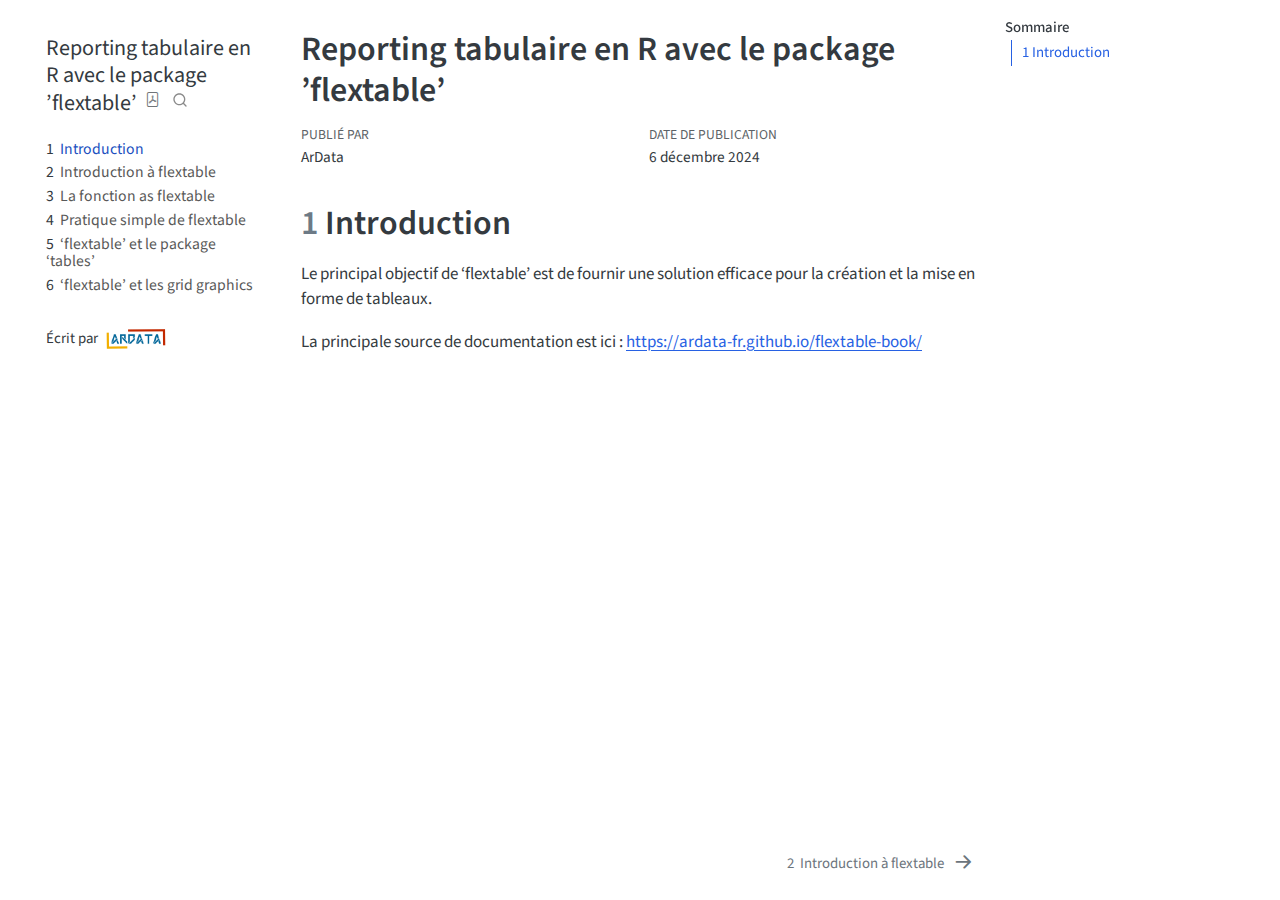
<file: index.html>
<!DOCTYPE html>
<html xmlns="http://www.w3.org/1999/xhtml" lang="fr" xml:lang="fr"><head>

<meta charset="utf-8">
<meta name="generator" content="quarto-1.6.39">

<meta name="viewport" content="width=device-width, initial-scale=1.0, user-scalable=yes">

<meta name="author" content="ArData">

<title>Reporting tabulaire en R avec le package ’flextable’</title>
<style>
code{white-space: pre-wrap;}
span.smallcaps{font-variant: small-caps;}
div.columns{display: flex; gap: min(4vw, 1.5em);}
div.column{flex: auto; overflow-x: auto;}
div.hanging-indent{margin-left: 1.5em; text-indent: -1.5em;}
ul.task-list{list-style: none;}
ul.task-list li input[type="checkbox"] {
  width: 0.8em;
  margin: 0 0.8em 0.2em -1em; /* quarto-specific, see https://github.com/quarto-dev/quarto-cli/issues/4556 */ 
  vertical-align: middle;
}
</style>


<script src="site_libs/quarto-nav/quarto-nav.js"></script>
<script src="site_libs/quarto-nav/headroom.min.js"></script>
<script src="site_libs/clipboard/clipboard.min.js"></script>
<script src="site_libs/quarto-search/autocomplete.umd.js"></script>
<script src="site_libs/quarto-search/fuse.min.js"></script>
<script src="site_libs/quarto-search/quarto-search.js"></script>
<meta name="quarto:offset" content="./">
<link href="./01-flextable-intro.html" rel="next">
<link href="./static/assets/img/favicon-32x32.png" rel="icon" type="image/png">
<script src="site_libs/quarto-html/quarto.js"></script>
<script src="site_libs/quarto-html/popper.min.js"></script>
<script src="site_libs/quarto-html/tippy.umd.min.js"></script>
<script src="site_libs/quarto-html/anchor.min.js"></script>
<link href="site_libs/quarto-html/tippy.css" rel="stylesheet">
<link href="site_libs/quarto-html/quarto-syntax-highlighting-a0b8f7824cab871fe7735f1fe8ba4cd9.css" rel="stylesheet" id="quarto-text-highlighting-styles">
<script src="site_libs/bootstrap/bootstrap.min.js"></script>
<link href="site_libs/bootstrap/bootstrap-icons.css" rel="stylesheet">
<link href="site_libs/bootstrap/bootstrap-0a9f4f3ac1289f99411244dcb7e12de9.min.css" rel="stylesheet" append-hash="true" id="quarto-bootstrap" data-mode="light">
<script id="quarto-search-options" type="application/json">{
  "location": "sidebar",
  "copy-button": false,
  "collapse-after": 3,
  "panel-placement": "start",
  "type": "overlay",
  "limit": 50,
  "keyboard-shortcut": [
    "f",
    "/",
    "s"
  ],
  "language": {
    "search-no-results-text": "Pas de résultats",
    "search-matching-documents-text": "documents trouvés",
    "search-copy-link-title": "Copier le lien vers la recherche",
    "search-hide-matches-text": "Cacher les correspondances additionnelles",
    "search-more-match-text": "correspondance de plus dans ce document",
    "search-more-matches-text": "correspondances de plus dans ce document",
    "search-clear-button-title": "Effacer",
    "search-text-placeholder": "",
    "search-detached-cancel-button-title": "Annuler",
    "search-submit-button-title": "Envoyer",
    "search-label": "Recherche"
  }
}</script>


<link rel="stylesheet" href="static/assets/fonts/google/css/fira-code.css">
<link rel="stylesheet" href="static/assets/fonts/google/css/fira-sans-condensed.css">
<link rel="stylesheet" href="static/assets/css/style.css">
</head>

<body class="nav-sidebar floating">

<div id="quarto-search-results"></div>
  <header id="quarto-header" class="headroom fixed-top">
  <nav class="quarto-secondary-nav">
    <div class="container-fluid d-flex">
      <button type="button" class="quarto-btn-toggle btn" data-bs-toggle="collapse" role="button" data-bs-target=".quarto-sidebar-collapse-item" aria-controls="quarto-sidebar" aria-expanded="false" aria-label="Basculer la barre latérale" onclick="if (window.quartoToggleHeadroom) { window.quartoToggleHeadroom(); }">
        <i class="bi bi-layout-text-sidebar-reverse"></i>
      </button>
        <nav class="quarto-page-breadcrumbs" aria-label="breadcrumb"><ol class="breadcrumb"><li class="breadcrumb-item"><a href="./index.html"><span class="chapter-number">1</span>&nbsp; <span class="chapter-title">Introduction</span></a></li></ol></nav>
        <a class="flex-grow-1" role="navigation" data-bs-toggle="collapse" data-bs-target=".quarto-sidebar-collapse-item" aria-controls="quarto-sidebar" aria-expanded="false" aria-label="Basculer la barre latérale" onclick="if (window.quartoToggleHeadroom) { window.quartoToggleHeadroom(); }">      
        </a>
      <button type="button" class="btn quarto-search-button" aria-label="Recherche" onclick="window.quartoOpenSearch();">
        <i class="bi bi-search"></i>
      </button>
    </div>
  </nav>
</header>
<!-- content -->
<div id="quarto-content" class="quarto-container page-columns page-rows-contents page-layout-article">
<!-- sidebar -->
  <nav id="quarto-sidebar" class="sidebar collapse collapse-horizontal quarto-sidebar-collapse-item sidebar-navigation floating overflow-auto">
    <div class="pt-lg-2 mt-2 text-left sidebar-header">
    <div class="sidebar-title mb-0 py-0">
      <a href="./">Reporting tabulaire en R avec le package ’flextable’</a> 
        <div class="sidebar-tools-main">
    <a href="./Reporting-tabulaire-en-R-avec-le-package-’flextable’.pdf" title="Download PDF" class="quarto-navigation-tool px-1" aria-label="Download PDF"><i class="bi bi-file-pdf"></i></a>
    <div id="quarto-search" class="quarto-navigation-tool px-1" title="Recherche"></div>
</div>
    </div>
      </div>
    <div class="sidebar-menu-container"> 
    <ul class="list-unstyled mt-1">
        <li class="sidebar-item">
  <div class="sidebar-item-container"> 
  <a href="./index.html" class="sidebar-item-text sidebar-link active">
 <span class="menu-text"><span class="chapter-number">1</span>&nbsp; <span class="chapter-title">Introduction</span></span></a>
  </div>
</li>
        <li class="sidebar-item">
  <div class="sidebar-item-container"> 
  <a href="./01-flextable-intro.html" class="sidebar-item-text sidebar-link">
 <span class="menu-text"><span class="chapter-number">2</span>&nbsp; <span class="chapter-title">Introduction à flextable</span></span></a>
  </div>
</li>
        <li class="sidebar-item">
  <div class="sidebar-item-container"> 
  <a href="./02-as-flextable.html" class="sidebar-item-text sidebar-link">
 <span class="menu-text"><span class="chapter-number">3</span>&nbsp; <span class="chapter-title">La fonction as flextable</span></span></a>
  </div>
</li>
        <li class="sidebar-item">
  <div class="sidebar-item-container"> 
  <a href="./03-flextable-exo.html" class="sidebar-item-text sidebar-link">
 <span class="menu-text"><span class="chapter-number">4</span>&nbsp; <span class="chapter-title">Pratique simple de flextable</span></span></a>
  </div>
</li>
        <li class="sidebar-item">
  <div class="sidebar-item-container"> 
  <a href="./04-as-flextable-tables.html" class="sidebar-item-text sidebar-link">
 <span class="menu-text"><span class="chapter-number">5</span>&nbsp; <span class="chapter-title">‘flextable’ et le package ‘tables’</span></span></a>
  </div>
</li>
        <li class="sidebar-item">
  <div class="sidebar-item-container"> 
  <a href="./05-grid.html" class="sidebar-item-text sidebar-link">
 <span class="menu-text"><span class="chapter-number">6</span>&nbsp; <span class="chapter-title">‘flextable’ et les grid graphics</span></span></a>
  </div>
</li>
    </ul>
    </div>
<div class="quarto-sidebar-footer"><div class="sidebar-footer-item">
<p>Écrit par <a href="https://www.ardata.fr/"><img src="static/assets/img/ardata-logo.png" class="img-fluid" alt="ArData" width="70"></a></p>
</div></div></nav>
<div id="quarto-sidebar-glass" class="quarto-sidebar-collapse-item" data-bs-toggle="collapse" data-bs-target=".quarto-sidebar-collapse-item"></div>
<!-- margin-sidebar -->
    <div id="quarto-margin-sidebar" class="sidebar margin-sidebar">
        <nav id="TOC" role="doc-toc" class="toc-active" data-toc-expanded="99">
    <h2 id="toc-title">Sommaire</h2>
   
  <ul>
  <li><a href="#introduction" id="toc-introduction" class="nav-link active" data-scroll-target="#introduction"><span class="header-section-number">1</span> Introduction</a></li>
  </ul>
</nav>
    </div>
<!-- main -->
<main class="content" id="quarto-document-content">

<header id="title-block-header" class="quarto-title-block default">
<div class="quarto-title">
<h1 class="title">Reporting tabulaire en R avec le package ’flextable’</h1>
</div>



<div class="quarto-title-meta">

    <div>
    <div class="quarto-title-meta-heading">Publié par</div>
    <div class="quarto-title-meta-contents">
             <p>ArData </p>
          </div>
  </div>
    
    <div>
    <div class="quarto-title-meta-heading">Date de publication</div>
    <div class="quarto-title-meta-contents">
      <p class="date">6 décembre 2024</p>
    </div>
  </div>
  
    
  </div>
  


</header>


<section id="introduction" class="level1" data-number="1">
<h1 data-number="1"><span class="header-section-number">1</span> Introduction</h1>
<p>Le principal objectif de ‘flextable’ est de fournir une solution efficace pour la création et la mise en forme de tableaux.</p>
<p>La principale source de documentation est ici : <a href="https://ardata-fr.github.io/flextable-book/" class="uri">https://ardata-fr.github.io/flextable-book/</a></p>


</section>

</main> <!-- /main -->
<script id="quarto-html-after-body" type="application/javascript">
window.document.addEventListener("DOMContentLoaded", function (event) {
  const toggleBodyColorMode = (bsSheetEl) => {
    const mode = bsSheetEl.getAttribute("data-mode");
    const bodyEl = window.document.querySelector("body");
    if (mode === "dark") {
      bodyEl.classList.add("quarto-dark");
      bodyEl.classList.remove("quarto-light");
    } else {
      bodyEl.classList.add("quarto-light");
      bodyEl.classList.remove("quarto-dark");
    }
  }
  const toggleBodyColorPrimary = () => {
    const bsSheetEl = window.document.querySelector("link#quarto-bootstrap");
    if (bsSheetEl) {
      toggleBodyColorMode(bsSheetEl);
    }
  }
  toggleBodyColorPrimary();  
  const icon = "";
  const anchorJS = new window.AnchorJS();
  anchorJS.options = {
    placement: 'right',
    icon: icon
  };
  anchorJS.add('.anchored');
  const isCodeAnnotation = (el) => {
    for (const clz of el.classList) {
      if (clz.startsWith('code-annotation-')) {                     
        return true;
      }
    }
    return false;
  }
  const onCopySuccess = function(e) {
    // button target
    const button = e.trigger;
    // don't keep focus
    button.blur();
    // flash "checked"
    button.classList.add('code-copy-button-checked');
    var currentTitle = button.getAttribute("title");
    button.setAttribute("title", "Copié");
    let tooltip;
    if (window.bootstrap) {
      button.setAttribute("data-bs-toggle", "tooltip");
      button.setAttribute("data-bs-placement", "left");
      button.setAttribute("data-bs-title", "Copié");
      tooltip = new bootstrap.Tooltip(button, 
        { trigger: "manual", 
          customClass: "code-copy-button-tooltip",
          offset: [0, -8]});
      tooltip.show();    
    }
    setTimeout(function() {
      if (tooltip) {
        tooltip.hide();
        button.removeAttribute("data-bs-title");
        button.removeAttribute("data-bs-toggle");
        button.removeAttribute("data-bs-placement");
      }
      button.setAttribute("title", currentTitle);
      button.classList.remove('code-copy-button-checked');
    }, 1000);
    // clear code selection
    e.clearSelection();
  }
  const getTextToCopy = function(trigger) {
      const codeEl = trigger.previousElementSibling.cloneNode(true);
      for (const childEl of codeEl.children) {
        if (isCodeAnnotation(childEl)) {
          childEl.remove();
        }
      }
      return codeEl.innerText;
  }
  const clipboard = new window.ClipboardJS('.code-copy-button:not([data-in-quarto-modal])', {
    text: getTextToCopy
  });
  clipboard.on('success', onCopySuccess);
  if (window.document.getElementById('quarto-embedded-source-code-modal')) {
    const clipboardModal = new window.ClipboardJS('.code-copy-button[data-in-quarto-modal]', {
      text: getTextToCopy,
      container: window.document.getElementById('quarto-embedded-source-code-modal')
    });
    clipboardModal.on('success', onCopySuccess);
  }
    var localhostRegex = new RegExp(/^(?:http|https):\/\/localhost\:?[0-9]*\//);
    var mailtoRegex = new RegExp(/^mailto:/);
      var filterRegex = new RegExp('/' + window.location.host + '/');
    var isInternal = (href) => {
        return filterRegex.test(href) || localhostRegex.test(href) || mailtoRegex.test(href);
    }
    // Inspect non-navigation links and adorn them if external
 	var links = window.document.querySelectorAll('a[href]:not(.nav-link):not(.navbar-brand):not(.toc-action):not(.sidebar-link):not(.sidebar-item-toggle):not(.pagination-link):not(.no-external):not([aria-hidden]):not(.dropdown-item):not(.quarto-navigation-tool):not(.about-link)');
    for (var i=0; i<links.length; i++) {
      const link = links[i];
      if (!isInternal(link.href)) {
        // undo the damage that might have been done by quarto-nav.js in the case of
        // links that we want to consider external
        if (link.dataset.originalHref !== undefined) {
          link.href = link.dataset.originalHref;
        }
      }
    }
  function tippyHover(el, contentFn, onTriggerFn, onUntriggerFn) {
    const config = {
      allowHTML: true,
      maxWidth: 500,
      delay: 100,
      arrow: false,
      appendTo: function(el) {
          return el.parentElement;
      },
      interactive: true,
      interactiveBorder: 10,
      theme: 'quarto',
      placement: 'bottom-start',
    };
    if (contentFn) {
      config.content = contentFn;
    }
    if (onTriggerFn) {
      config.onTrigger = onTriggerFn;
    }
    if (onUntriggerFn) {
      config.onUntrigger = onUntriggerFn;
    }
    window.tippy(el, config); 
  }
  const noterefs = window.document.querySelectorAll('a[role="doc-noteref"]');
  for (var i=0; i<noterefs.length; i++) {
    const ref = noterefs[i];
    tippyHover(ref, function() {
      // use id or data attribute instead here
      let href = ref.getAttribute('data-footnote-href') || ref.getAttribute('href');
      try { href = new URL(href).hash; } catch {}
      const id = href.replace(/^#\/?/, "");
      const note = window.document.getElementById(id);
      if (note) {
        return note.innerHTML;
      } else {
        return "";
      }
    });
  }
  const xrefs = window.document.querySelectorAll('a.quarto-xref');
  const processXRef = (id, note) => {
    // Strip column container classes
    const stripColumnClz = (el) => {
      el.classList.remove("page-full", "page-columns");
      if (el.children) {
        for (const child of el.children) {
          stripColumnClz(child);
        }
      }
    }
    stripColumnClz(note)
    if (id === null || id.startsWith('sec-')) {
      // Special case sections, only their first couple elements
      const container = document.createElement("div");
      if (note.children && note.children.length > 2) {
        container.appendChild(note.children[0].cloneNode(true));
        for (let i = 1; i < note.children.length; i++) {
          const child = note.children[i];
          if (child.tagName === "P" && child.innerText === "") {
            continue;
          } else {
            container.appendChild(child.cloneNode(true));
            break;
          }
        }
        if (window.Quarto?.typesetMath) {
          window.Quarto.typesetMath(container);
        }
        return container.innerHTML
      } else {
        if (window.Quarto?.typesetMath) {
          window.Quarto.typesetMath(note);
        }
        return note.innerHTML;
      }
    } else {
      // Remove any anchor links if they are present
      const anchorLink = note.querySelector('a.anchorjs-link');
      if (anchorLink) {
        anchorLink.remove();
      }
      if (window.Quarto?.typesetMath) {
        window.Quarto.typesetMath(note);
      }
      if (note.classList.contains("callout")) {
        return note.outerHTML;
      } else {
        return note.innerHTML;
      }
    }
  }
  for (var i=0; i<xrefs.length; i++) {
    const xref = xrefs[i];
    tippyHover(xref, undefined, function(instance) {
      instance.disable();
      let url = xref.getAttribute('href');
      let hash = undefined; 
      if (url.startsWith('#')) {
        hash = url;
      } else {
        try { hash = new URL(url).hash; } catch {}
      }
      if (hash) {
        const id = hash.replace(/^#\/?/, "");
        const note = window.document.getElementById(id);
        if (note !== null) {
          try {
            const html = processXRef(id, note.cloneNode(true));
            instance.setContent(html);
          } finally {
            instance.enable();
            instance.show();
          }
        } else {
          // See if we can fetch this
          fetch(url.split('#')[0])
          .then(res => res.text())
          .then(html => {
            const parser = new DOMParser();
            const htmlDoc = parser.parseFromString(html, "text/html");
            const note = htmlDoc.getElementById(id);
            if (note !== null) {
              const html = processXRef(id, note);
              instance.setContent(html);
            } 
          }).finally(() => {
            instance.enable();
            instance.show();
          });
        }
      } else {
        // See if we can fetch a full url (with no hash to target)
        // This is a special case and we should probably do some content thinning / targeting
        fetch(url)
        .then(res => res.text())
        .then(html => {
          const parser = new DOMParser();
          const htmlDoc = parser.parseFromString(html, "text/html");
          const note = htmlDoc.querySelector('main.content');
          if (note !== null) {
            // This should only happen for chapter cross references
            // (since there is no id in the URL)
            // remove the first header
            if (note.children.length > 0 && note.children[0].tagName === "HEADER") {
              note.children[0].remove();
            }
            const html = processXRef(null, note);
            instance.setContent(html);
          } 
        }).finally(() => {
          instance.enable();
          instance.show();
        });
      }
    }, function(instance) {
    });
  }
      let selectedAnnoteEl;
      const selectorForAnnotation = ( cell, annotation) => {
        let cellAttr = 'data-code-cell="' + cell + '"';
        let lineAttr = 'data-code-annotation="' +  annotation + '"';
        const selector = 'span[' + cellAttr + '][' + lineAttr + ']';
        return selector;
      }
      const selectCodeLines = (annoteEl) => {
        const doc = window.document;
        const targetCell = annoteEl.getAttribute("data-target-cell");
        const targetAnnotation = annoteEl.getAttribute("data-target-annotation");
        const annoteSpan = window.document.querySelector(selectorForAnnotation(targetCell, targetAnnotation));
        const lines = annoteSpan.getAttribute("data-code-lines").split(",");
        const lineIds = lines.map((line) => {
          return targetCell + "-" + line;
        })
        let top = null;
        let height = null;
        let parent = null;
        if (lineIds.length > 0) {
            //compute the position of the single el (top and bottom and make a div)
            const el = window.document.getElementById(lineIds[0]);
            top = el.offsetTop;
            height = el.offsetHeight;
            parent = el.parentElement.parentElement;
          if (lineIds.length > 1) {
            const lastEl = window.document.getElementById(lineIds[lineIds.length - 1]);
            const bottom = lastEl.offsetTop + lastEl.offsetHeight;
            height = bottom - top;
          }
          if (top !== null && height !== null && parent !== null) {
            // cook up a div (if necessary) and position it 
            let div = window.document.getElementById("code-annotation-line-highlight");
            if (div === null) {
              div = window.document.createElement("div");
              div.setAttribute("id", "code-annotation-line-highlight");
              div.style.position = 'absolute';
              parent.appendChild(div);
            }
            div.style.top = top - 2 + "px";
            div.style.height = height + 4 + "px";
            div.style.left = 0;
            let gutterDiv = window.document.getElementById("code-annotation-line-highlight-gutter");
            if (gutterDiv === null) {
              gutterDiv = window.document.createElement("div");
              gutterDiv.setAttribute("id", "code-annotation-line-highlight-gutter");
              gutterDiv.style.position = 'absolute';
              const codeCell = window.document.getElementById(targetCell);
              const gutter = codeCell.querySelector('.code-annotation-gutter');
              gutter.appendChild(gutterDiv);
            }
            gutterDiv.style.top = top - 2 + "px";
            gutterDiv.style.height = height + 4 + "px";
          }
          selectedAnnoteEl = annoteEl;
        }
      };
      const unselectCodeLines = () => {
        const elementsIds = ["code-annotation-line-highlight", "code-annotation-line-highlight-gutter"];
        elementsIds.forEach((elId) => {
          const div = window.document.getElementById(elId);
          if (div) {
            div.remove();
          }
        });
        selectedAnnoteEl = undefined;
      };
        // Handle positioning of the toggle
    window.addEventListener(
      "resize",
      throttle(() => {
        elRect = undefined;
        if (selectedAnnoteEl) {
          selectCodeLines(selectedAnnoteEl);
        }
      }, 10)
    );
    function throttle(fn, ms) {
    let throttle = false;
    let timer;
      return (...args) => {
        if(!throttle) { // first call gets through
            fn.apply(this, args);
            throttle = true;
        } else { // all the others get throttled
            if(timer) clearTimeout(timer); // cancel #2
            timer = setTimeout(() => {
              fn.apply(this, args);
              timer = throttle = false;
            }, ms);
        }
      };
    }
      // Attach click handler to the DT
      const annoteDls = window.document.querySelectorAll('dt[data-target-cell]');
      for (const annoteDlNode of annoteDls) {
        annoteDlNode.addEventListener('click', (event) => {
          const clickedEl = event.target;
          if (clickedEl !== selectedAnnoteEl) {
            unselectCodeLines();
            const activeEl = window.document.querySelector('dt[data-target-cell].code-annotation-active');
            if (activeEl) {
              activeEl.classList.remove('code-annotation-active');
            }
            selectCodeLines(clickedEl);
            clickedEl.classList.add('code-annotation-active');
          } else {
            // Unselect the line
            unselectCodeLines();
            clickedEl.classList.remove('code-annotation-active');
          }
        });
      }
  const findCites = (el) => {
    const parentEl = el.parentElement;
    if (parentEl) {
      const cites = parentEl.dataset.cites;
      if (cites) {
        return {
          el,
          cites: cites.split(' ')
        };
      } else {
        return findCites(el.parentElement)
      }
    } else {
      return undefined;
    }
  };
  var bibliorefs = window.document.querySelectorAll('a[role="doc-biblioref"]');
  for (var i=0; i<bibliorefs.length; i++) {
    const ref = bibliorefs[i];
    const citeInfo = findCites(ref);
    if (citeInfo) {
      tippyHover(citeInfo.el, function() {
        var popup = window.document.createElement('div');
        citeInfo.cites.forEach(function(cite) {
          var citeDiv = window.document.createElement('div');
          citeDiv.classList.add('hanging-indent');
          citeDiv.classList.add('csl-entry');
          var biblioDiv = window.document.getElementById('ref-' + cite);
          if (biblioDiv) {
            citeDiv.innerHTML = biblioDiv.innerHTML;
          }
          popup.appendChild(citeDiv);
        });
        return popup.innerHTML;
      });
    }
  }
});
</script>
<nav class="page-navigation">
  <div class="nav-page nav-page-previous">
  </div>
  <div class="nav-page nav-page-next">
      <a href="./01-flextable-intro.html" class="pagination-link" aria-label="Introduction à flextable">
        <span class="nav-page-text"><span class="chapter-number">2</span>&nbsp; <span class="chapter-title">Introduction à flextable</span></span> <i class="bi bi-arrow-right-short"></i>
      </a>
  </div>
</nav>
</div> <!-- /content -->




</body></html>
</file>
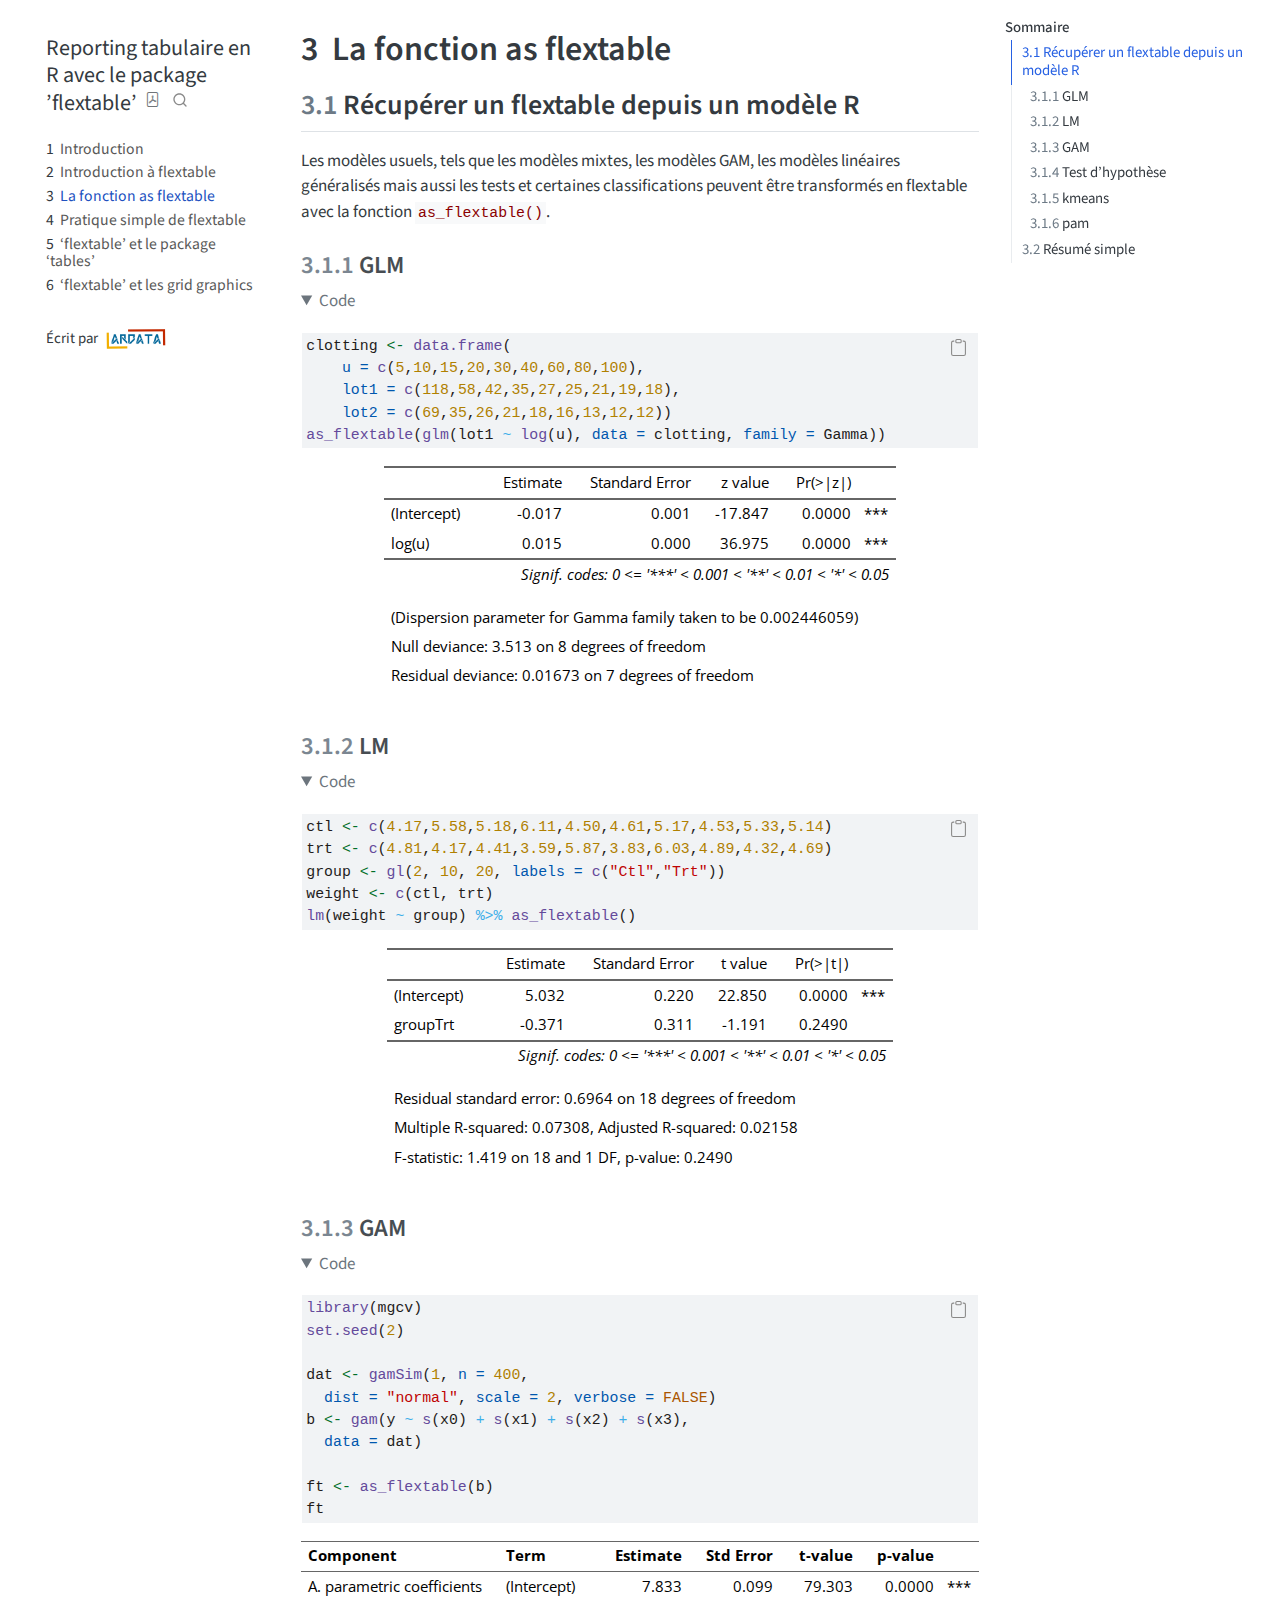
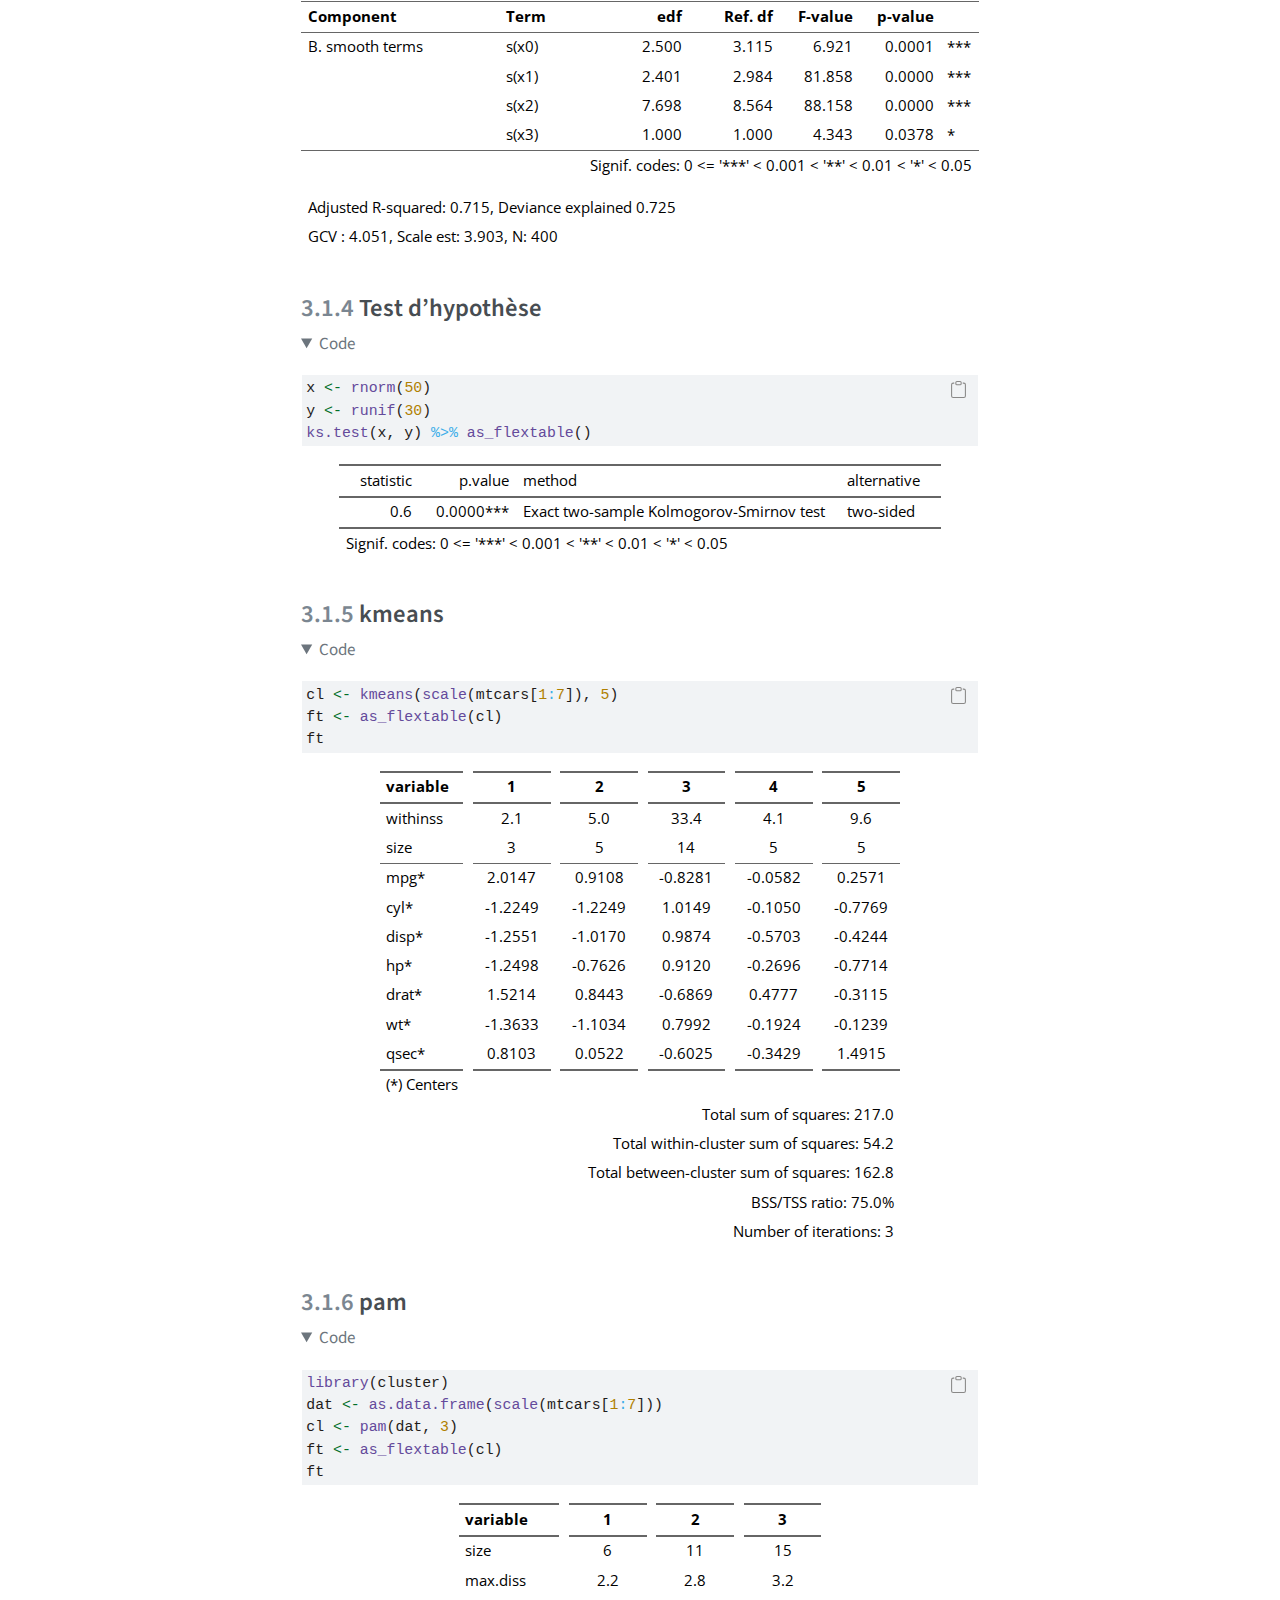
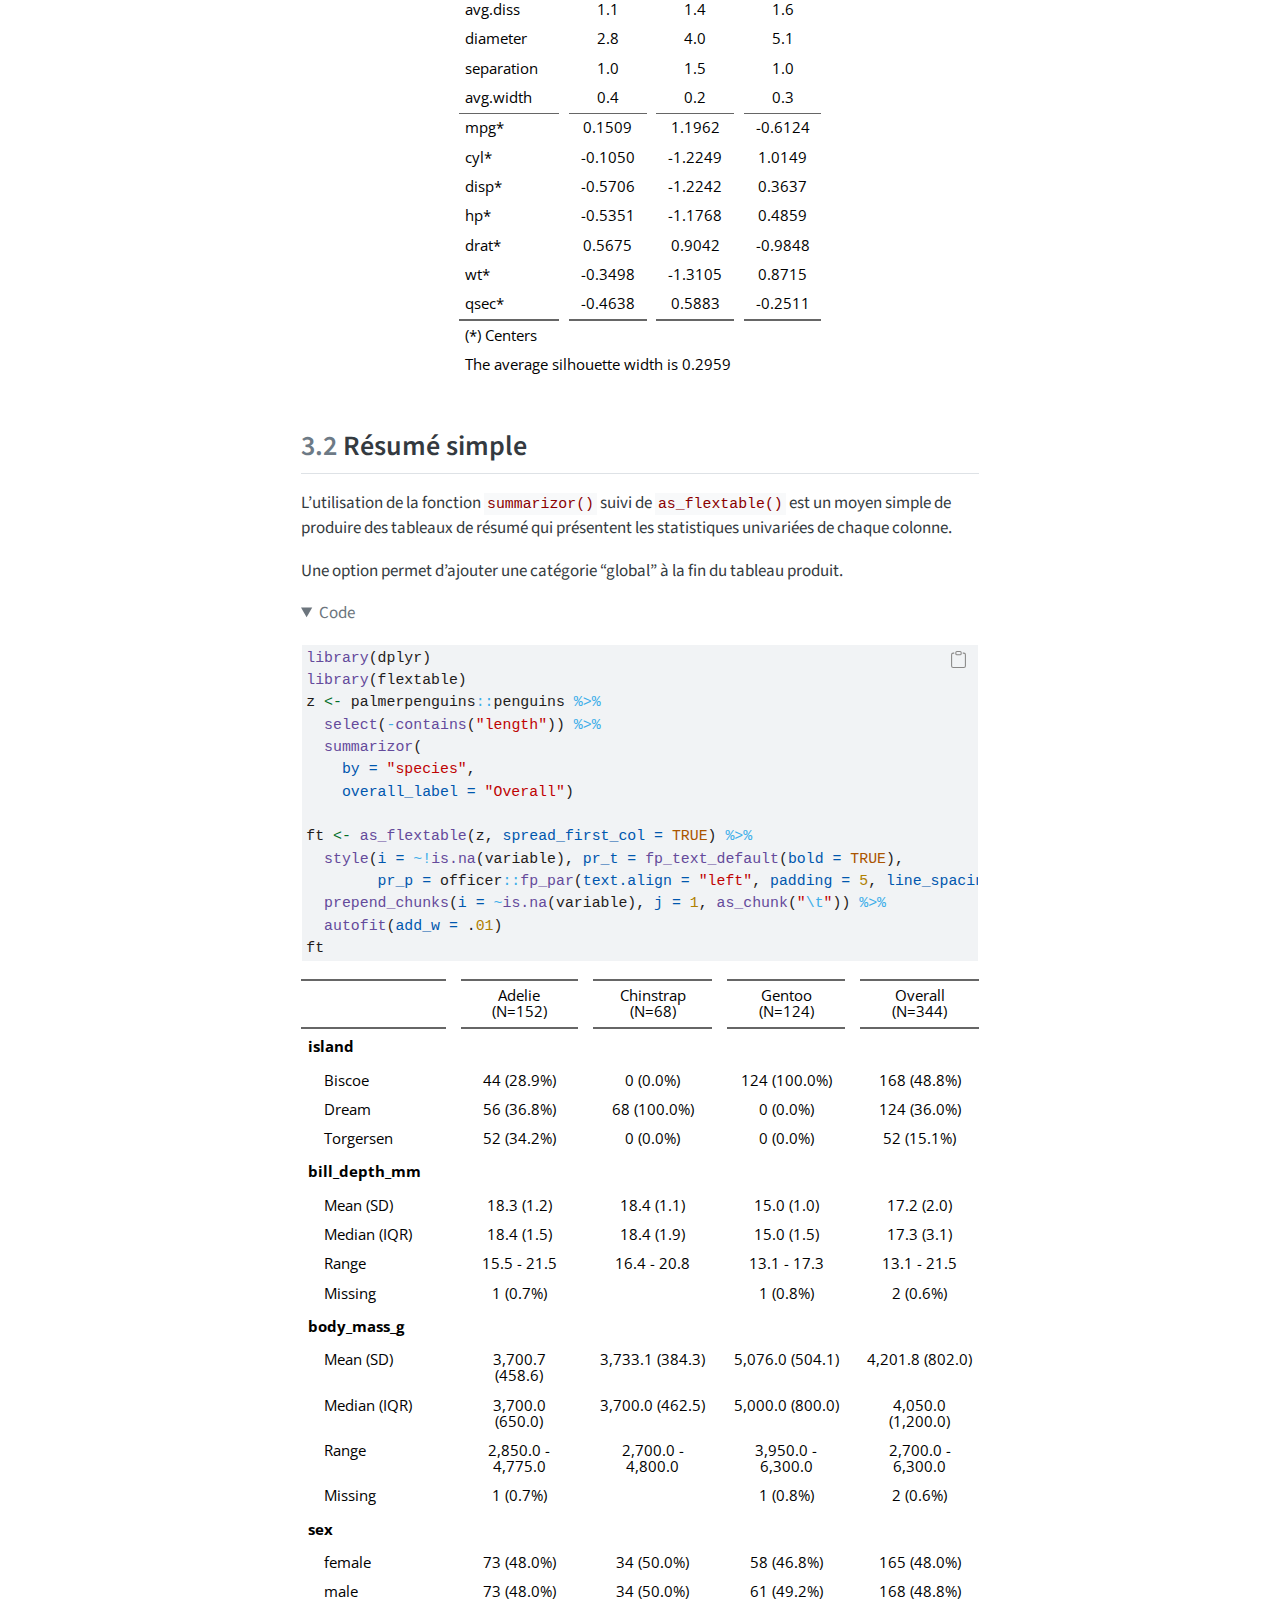
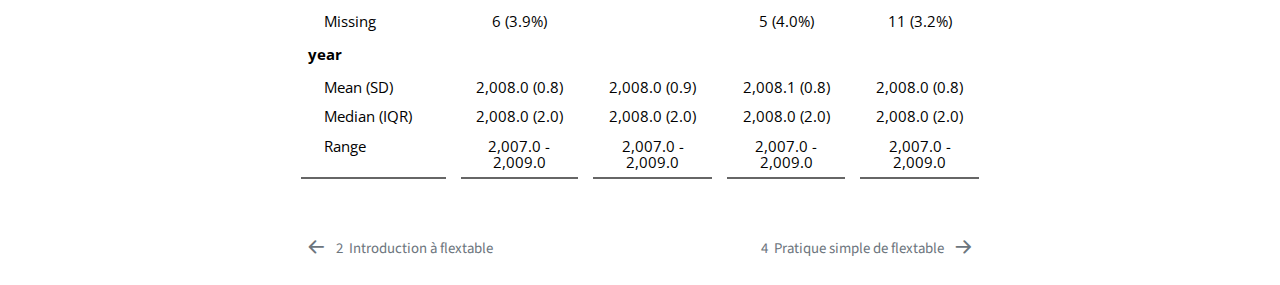
<file: 02-as-flextable.html>
<!DOCTYPE html>
<html xmlns="http://www.w3.org/1999/xhtml" lang="fr" xml:lang="fr"><head>

<meta charset="utf-8">
<meta name="generator" content="quarto-1.6.39">

<meta name="viewport" content="width=device-width, initial-scale=1.0, user-scalable=yes">


<title>3&nbsp; La fonction as flextable – Reporting tabulaire en R avec le package ’flextable’</title>
<style>
code{white-space: pre-wrap;}
span.smallcaps{font-variant: small-caps;}
div.columns{display: flex; gap: min(4vw, 1.5em);}
div.column{flex: auto; overflow-x: auto;}
div.hanging-indent{margin-left: 1.5em; text-indent: -1.5em;}
ul.task-list{list-style: none;}
ul.task-list li input[type="checkbox"] {
  width: 0.8em;
  margin: 0 0.8em 0.2em -1em; /* quarto-specific, see https://github.com/quarto-dev/quarto-cli/issues/4556 */ 
  vertical-align: middle;
}
/* CSS for syntax highlighting */
pre > code.sourceCode { white-space: pre; position: relative; }
pre > code.sourceCode > span { line-height: 1.25; }
pre > code.sourceCode > span:empty { height: 1.2em; }
.sourceCode { overflow: visible; }
code.sourceCode > span { color: inherit; text-decoration: inherit; }
div.sourceCode { margin: 1em 0; }
pre.sourceCode { margin: 0; }
@media screen {
div.sourceCode { overflow: auto; }
}
@media print {
pre > code.sourceCode { white-space: pre-wrap; }
pre > code.sourceCode > span { display: inline-block; text-indent: -5em; padding-left: 5em; }
}
pre.numberSource code
  { counter-reset: source-line 0; }
pre.numberSource code > span
  { position: relative; left: -4em; counter-increment: source-line; }
pre.numberSource code > span > a:first-child::before
  { content: counter(source-line);
    position: relative; left: -1em; text-align: right; vertical-align: baseline;
    border: none; display: inline-block;
    -webkit-touch-callout: none; -webkit-user-select: none;
    -khtml-user-select: none; -moz-user-select: none;
    -ms-user-select: none; user-select: none;
    padding: 0 4px; width: 4em;
  }
pre.numberSource { margin-left: 3em;  padding-left: 4px; }
div.sourceCode
  {   }
@media screen {
pre > code.sourceCode > span > a:first-child::before { text-decoration: underline; }
}
</style>


<script src="site_libs/quarto-nav/quarto-nav.js"></script>
<script src="site_libs/quarto-nav/headroom.min.js"></script>
<script src="site_libs/clipboard/clipboard.min.js"></script>
<script src="site_libs/quarto-search/autocomplete.umd.js"></script>
<script src="site_libs/quarto-search/fuse.min.js"></script>
<script src="site_libs/quarto-search/quarto-search.js"></script>
<meta name="quarto:offset" content="./">
<link href="./03-flextable-exo.html" rel="next">
<link href="./01-flextable-intro.html" rel="prev">
<link href="./static/assets/img/favicon-32x32.png" rel="icon" type="image/png">
<script src="site_libs/quarto-html/quarto.js"></script>
<script src="site_libs/quarto-html/popper.min.js"></script>
<script src="site_libs/quarto-html/tippy.umd.min.js"></script>
<script src="site_libs/quarto-html/anchor.min.js"></script>
<link href="site_libs/quarto-html/tippy.css" rel="stylesheet">
<link href="site_libs/quarto-html/quarto-syntax-highlighting-a0b8f7824cab871fe7735f1fe8ba4cd9.css" rel="stylesheet" id="quarto-text-highlighting-styles">
<script src="site_libs/bootstrap/bootstrap.min.js"></script>
<link href="site_libs/bootstrap/bootstrap-icons.css" rel="stylesheet">
<link href="site_libs/bootstrap/bootstrap-0a9f4f3ac1289f99411244dcb7e12de9.min.css" rel="stylesheet" append-hash="true" id="quarto-bootstrap" data-mode="light">
<script id="quarto-search-options" type="application/json">{
  "location": "sidebar",
  "copy-button": false,
  "collapse-after": 3,
  "panel-placement": "start",
  "type": "overlay",
  "limit": 50,
  "keyboard-shortcut": [
    "f",
    "/",
    "s"
  ],
  "language": {
    "search-no-results-text": "Pas de résultats",
    "search-matching-documents-text": "documents trouvés",
    "search-copy-link-title": "Copier le lien vers la recherche",
    "search-hide-matches-text": "Cacher les correspondances additionnelles",
    "search-more-match-text": "correspondance de plus dans ce document",
    "search-more-matches-text": "correspondances de plus dans ce document",
    "search-clear-button-title": "Effacer",
    "search-text-placeholder": "",
    "search-detached-cancel-button-title": "Annuler",
    "search-submit-button-title": "Envoyer",
    "search-label": "Recherche"
  }
}</script>
<link href="site_libs/tabwid-1.1.3/tabwid.css" rel="stylesheet">
<script src="site_libs/tabwid-1.1.3/tabwid.js"></script>
<link href="site_libs/open-sans-0.4.1/css/open-sans.css" rel="stylesheet">


<link rel="stylesheet" href="static/assets/fonts/google/css/fira-code.css">
<link rel="stylesheet" href="static/assets/fonts/google/css/fira-sans-condensed.css">
<link rel="stylesheet" href="static/assets/css/style.css">
</head>

<body class="nav-sidebar floating">

<div id="quarto-search-results"></div>
  <header id="quarto-header" class="headroom fixed-top">
  <nav class="quarto-secondary-nav">
    <div class="container-fluid d-flex">
      <button type="button" class="quarto-btn-toggle btn" data-bs-toggle="collapse" role="button" data-bs-target=".quarto-sidebar-collapse-item" aria-controls="quarto-sidebar" aria-expanded="false" aria-label="Basculer la barre latérale" onclick="if (window.quartoToggleHeadroom) { window.quartoToggleHeadroom(); }">
        <i class="bi bi-layout-text-sidebar-reverse"></i>
      </button>
        <nav class="quarto-page-breadcrumbs" aria-label="breadcrumb"><ol class="breadcrumb"><li class="breadcrumb-item"><a href="./02-as-flextable.html"><span class="chapter-number">3</span>&nbsp; <span class="chapter-title">La fonction as flextable</span></a></li></ol></nav>
        <a class="flex-grow-1" role="navigation" data-bs-toggle="collapse" data-bs-target=".quarto-sidebar-collapse-item" aria-controls="quarto-sidebar" aria-expanded="false" aria-label="Basculer la barre latérale" onclick="if (window.quartoToggleHeadroom) { window.quartoToggleHeadroom(); }">      
        </a>
      <button type="button" class="btn quarto-search-button" aria-label="Recherche" onclick="window.quartoOpenSearch();">
        <i class="bi bi-search"></i>
      </button>
    </div>
  </nav>
</header>
<!-- content -->
<div id="quarto-content" class="quarto-container page-columns page-rows-contents page-layout-article">
<!-- sidebar -->
  <nav id="quarto-sidebar" class="sidebar collapse collapse-horizontal quarto-sidebar-collapse-item sidebar-navigation floating overflow-auto">
    <div class="pt-lg-2 mt-2 text-left sidebar-header">
    <div class="sidebar-title mb-0 py-0">
      <a href="./">Reporting tabulaire en R avec le package ’flextable’</a> 
        <div class="sidebar-tools-main">
    <a href="./Reporting-tabulaire-en-R-avec-le-package-’flextable’.pdf" title="Download PDF" class="quarto-navigation-tool px-1" aria-label="Download PDF"><i class="bi bi-file-pdf"></i></a>
    <div id="quarto-search" class="quarto-navigation-tool px-1" title="Recherche"></div>
</div>
    </div>
      </div>
    <div class="sidebar-menu-container"> 
    <ul class="list-unstyled mt-1">
        <li class="sidebar-item">
  <div class="sidebar-item-container"> 
  <a href="./index.html" class="sidebar-item-text sidebar-link">
 <span class="menu-text"><span class="chapter-number">1</span>&nbsp; <span class="chapter-title">Introduction</span></span></a>
  </div>
</li>
        <li class="sidebar-item">
  <div class="sidebar-item-container"> 
  <a href="./01-flextable-intro.html" class="sidebar-item-text sidebar-link">
 <span class="menu-text"><span class="chapter-number">2</span>&nbsp; <span class="chapter-title">Introduction à flextable</span></span></a>
  </div>
</li>
        <li class="sidebar-item">
  <div class="sidebar-item-container"> 
  <a href="./02-as-flextable.html" class="sidebar-item-text sidebar-link active">
 <span class="menu-text"><span class="chapter-number">3</span>&nbsp; <span class="chapter-title">La fonction as flextable</span></span></a>
  </div>
</li>
        <li class="sidebar-item">
  <div class="sidebar-item-container"> 
  <a href="./03-flextable-exo.html" class="sidebar-item-text sidebar-link">
 <span class="menu-text"><span class="chapter-number">4</span>&nbsp; <span class="chapter-title">Pratique simple de flextable</span></span></a>
  </div>
</li>
        <li class="sidebar-item">
  <div class="sidebar-item-container"> 
  <a href="./04-as-flextable-tables.html" class="sidebar-item-text sidebar-link">
 <span class="menu-text"><span class="chapter-number">5</span>&nbsp; <span class="chapter-title">‘flextable’ et le package ‘tables’</span></span></a>
  </div>
</li>
        <li class="sidebar-item">
  <div class="sidebar-item-container"> 
  <a href="./05-grid.html" class="sidebar-item-text sidebar-link">
 <span class="menu-text"><span class="chapter-number">6</span>&nbsp; <span class="chapter-title">‘flextable’ et les grid graphics</span></span></a>
  </div>
</li>
    </ul>
    </div>
<div class="quarto-sidebar-footer"><div class="sidebar-footer-item">
<p>Écrit par <a href="https://www.ardata.fr/"><img src="static/assets/img/ardata-logo.png" class="img-fluid" alt="ArData" width="70"></a></p>
</div></div></nav>
<div id="quarto-sidebar-glass" class="quarto-sidebar-collapse-item" data-bs-toggle="collapse" data-bs-target=".quarto-sidebar-collapse-item"></div>
<!-- margin-sidebar -->
    <div id="quarto-margin-sidebar" class="sidebar margin-sidebar">
        <nav id="TOC" role="doc-toc" class="toc-active" data-toc-expanded="99">
    <h2 id="toc-title">Sommaire</h2>
   
  <ul>
  <li><a href="#récupérer-un-flextable-depuis-un-modèle-r" id="toc-récupérer-un-flextable-depuis-un-modèle-r" class="nav-link active" data-scroll-target="#récupérer-un-flextable-depuis-un-modèle-r"><span class="header-section-number">3.1</span> Récupérer un flextable depuis un modèle R</a>
  <ul>
  <li><a href="#glm" id="toc-glm" class="nav-link" data-scroll-target="#glm"><span class="header-section-number">3.1.1</span> GLM</a></li>
  <li><a href="#lm" id="toc-lm" class="nav-link" data-scroll-target="#lm"><span class="header-section-number">3.1.2</span> LM</a></li>
  <li><a href="#gam" id="toc-gam" class="nav-link" data-scroll-target="#gam"><span class="header-section-number">3.1.3</span> GAM</a></li>
  <li><a href="#test-dhypothèse" id="toc-test-dhypothèse" class="nav-link" data-scroll-target="#test-dhypothèse"><span class="header-section-number">3.1.4</span> Test d’hypothèse</a></li>
  <li><a href="#kmeans" id="toc-kmeans" class="nav-link" data-scroll-target="#kmeans"><span class="header-section-number">3.1.5</span> kmeans</a></li>
  <li><a href="#pam" id="toc-pam" class="nav-link" data-scroll-target="#pam"><span class="header-section-number">3.1.6</span> pam</a></li>
  </ul></li>
  <li><a href="#résumé-simple" id="toc-résumé-simple" class="nav-link" data-scroll-target="#résumé-simple"><span class="header-section-number">3.2</span> Résumé simple</a></li>
  </ul>
</nav>
    </div>
<!-- main -->
<main class="content" id="quarto-document-content">

<header id="title-block-header" class="quarto-title-block default">
<div class="quarto-title">
<h1 class="title"><span class="chapter-number">3</span>&nbsp; <span class="chapter-title">La fonction as flextable</span></h1>
</div>



<div class="quarto-title-meta">

    
  
    
  </div>
  


</header>


<section id="récupérer-un-flextable-depuis-un-modèle-r" class="level2" data-number="3.1">
<h2 data-number="3.1" class="anchored" data-anchor-id="récupérer-un-flextable-depuis-un-modèle-r"><span class="header-section-number">3.1</span> Récupérer un flextable depuis un modèle R</h2>
<p>Les modèles usuels, tels que les modèles mixtes, les modèles GAM, les modèles linéaires généralisés mais aussi les tests et certaines classifications peuvent être transformés en flextable avec la fonction <code>as_flextable()</code>.</p>
<section id="glm" class="level3" data-number="3.1.1">
<h3 data-number="3.1.1" class="anchored" data-anchor-id="glm"><span class="header-section-number">3.1.1</span> GLM</h3>
<div class="cell">
<details open="" class="code-fold">
<summary>Code</summary>
<div class="sourceCode cell-code" id="cb1"><pre class="sourceCode r code-with-copy"><code class="sourceCode r"><span id="cb1-1"><a href="#cb1-1" aria-hidden="true" tabindex="-1"></a>clotting <span class="ot">&lt;-</span> <span class="fu">data.frame</span>(</span>
<span id="cb1-2"><a href="#cb1-2" aria-hidden="true" tabindex="-1"></a>    <span class="at">u =</span> <span class="fu">c</span>(<span class="dv">5</span>,<span class="dv">10</span>,<span class="dv">15</span>,<span class="dv">20</span>,<span class="dv">30</span>,<span class="dv">40</span>,<span class="dv">60</span>,<span class="dv">80</span>,<span class="dv">100</span>),</span>
<span id="cb1-3"><a href="#cb1-3" aria-hidden="true" tabindex="-1"></a>    <span class="at">lot1 =</span> <span class="fu">c</span>(<span class="dv">118</span>,<span class="dv">58</span>,<span class="dv">42</span>,<span class="dv">35</span>,<span class="dv">27</span>,<span class="dv">25</span>,<span class="dv">21</span>,<span class="dv">19</span>,<span class="dv">18</span>),</span>
<span id="cb1-4"><a href="#cb1-4" aria-hidden="true" tabindex="-1"></a>    <span class="at">lot2 =</span> <span class="fu">c</span>(<span class="dv">69</span>,<span class="dv">35</span>,<span class="dv">26</span>,<span class="dv">21</span>,<span class="dv">18</span>,<span class="dv">16</span>,<span class="dv">13</span>,<span class="dv">12</span>,<span class="dv">12</span>))</span>
<span id="cb1-5"><a href="#cb1-5" aria-hidden="true" tabindex="-1"></a><span class="fu">as_flextable</span>(<span class="fu">glm</span>(lot1 <span class="sc">~</span> <span class="fu">log</span>(u), <span class="at">data =</span> clotting, <span class="at">family =</span> Gamma))</span></code><button title="Copier vers le presse-papier" class="code-copy-button"><i class="bi"></i></button></pre></div>
</details>
<div class="cell-output-display">
<div class="tabwid" style="overflow-x:auto;width:100%;"><style>.cl-7305e9c0{}.cl-72fff9f2{font-family:'Open Sans';font-size:11pt;font-weight:normal;font-style:normal;text-decoration:none;color:rgba(0, 0, 0, 1.00);background-color:transparent;}.cl-72fff9fc{font-family:'Open Sans';font-size:11pt;font-weight:normal;font-style:italic;text-decoration:none;color:rgba(0, 0, 0, 1.00);background-color:transparent;}.cl-730265e8{margin:0;text-align:left;border-bottom: 0 solid rgba(0, 0, 0, 1.00);border-top: 0 solid rgba(0, 0, 0, 1.00);border-left: 0 solid rgba(0, 0, 0, 1.00);border-right: 0 solid rgba(0, 0, 0, 1.00);padding-bottom:5pt;padding-top:5pt;padding-left:5pt;padding-right:5pt;line-height: 1;background-color:transparent;}.cl-730265f2{margin:0;text-align:right;border-bottom: 0 solid rgba(0, 0, 0, 1.00);border-top: 0 solid rgba(0, 0, 0, 1.00);border-left: 0 solid rgba(0, 0, 0, 1.00);border-right: 0 solid rgba(0, 0, 0, 1.00);padding-bottom:5pt;padding-top:5pt;padding-left:5pt;padding-right:5pt;line-height: 1;background-color:transparent;}.cl-73028104{width:1.021in;background-color:transparent;vertical-align: middle;border-bottom: 1.5pt solid rgba(102, 102, 102, 1.00);border-top: 1.5pt solid rgba(102, 102, 102, 1.00);border-left: 0 solid rgba(0, 0, 0, 1.00);border-right: 0 solid rgba(0, 0, 0, 1.00);margin-bottom:0;margin-top:0;margin-left:0;margin-right:0;}.cl-7302810e{width:0.902in;background-color:transparent;vertical-align: middle;border-bottom: 1.5pt solid rgba(102, 102, 102, 1.00);border-top: 1.5pt solid rgba(102, 102, 102, 1.00);border-left: 0 solid rgba(0, 0, 0, 1.00);border-right: 0 solid rgba(0, 0, 0, 1.00);margin-bottom:0;margin-top:0;margin-left:0;margin-right:0;}.cl-7302810f{width:1.34in;background-color:transparent;vertical-align: middle;border-bottom: 1.5pt solid rgba(102, 102, 102, 1.00);border-top: 1.5pt solid rgba(102, 102, 102, 1.00);border-left: 0 solid rgba(0, 0, 0, 1.00);border-right: 0 solid rgba(0, 0, 0, 1.00);margin-bottom:0;margin-top:0;margin-left:0;margin-right:0;}.cl-73028118{width:0.811in;background-color:transparent;vertical-align: middle;border-bottom: 1.5pt solid rgba(102, 102, 102, 1.00);border-top: 1.5pt solid rgba(102, 102, 102, 1.00);border-left: 0 solid rgba(0, 0, 0, 1.00);border-right: 0 solid rgba(0, 0, 0, 1.00);margin-bottom:0;margin-top:0;margin-left:0;margin-right:0;}.cl-73028119{width:0.856in;background-color:transparent;vertical-align: middle;border-bottom: 1.5pt solid rgba(102, 102, 102, 1.00);border-top: 1.5pt solid rgba(102, 102, 102, 1.00);border-left: 0 solid rgba(0, 0, 0, 1.00);border-right: 0 solid rgba(0, 0, 0, 1.00);margin-bottom:0;margin-top:0;margin-left:0;margin-right:0;}.cl-7302811a{width:0.4in;background-color:transparent;vertical-align: middle;border-bottom: 1.5pt solid rgba(102, 102, 102, 1.00);border-top: 1.5pt solid rgba(102, 102, 102, 1.00);border-left: 0 solid rgba(0, 0, 0, 1.00);border-right: 0 solid rgba(0, 0, 0, 1.00);margin-bottom:0;margin-top:0;margin-left:0;margin-right:0;}.cl-7302811b{width:1.021in;background-color:transparent;vertical-align: middle;border-bottom: 0 solid rgba(0, 0, 0, 1.00);border-top: 0 solid rgba(0, 0, 0, 1.00);border-left: 0 solid rgba(0, 0, 0, 1.00);border-right: 0 solid rgba(0, 0, 0, 1.00);margin-bottom:0;margin-top:0;margin-left:0;margin-right:0;}.cl-73028122{width:0.902in;background-color:transparent;vertical-align: middle;border-bottom: 0 solid rgba(0, 0, 0, 1.00);border-top: 0 solid rgba(0, 0, 0, 1.00);border-left: 0 solid rgba(0, 0, 0, 1.00);border-right: 0 solid rgba(0, 0, 0, 1.00);margin-bottom:0;margin-top:0;margin-left:0;margin-right:0;}.cl-73028123{width:1.34in;background-color:transparent;vertical-align: middle;border-bottom: 0 solid rgba(0, 0, 0, 1.00);border-top: 0 solid rgba(0, 0, 0, 1.00);border-left: 0 solid rgba(0, 0, 0, 1.00);border-right: 0 solid rgba(0, 0, 0, 1.00);margin-bottom:0;margin-top:0;margin-left:0;margin-right:0;}.cl-73028124{width:0.811in;background-color:transparent;vertical-align: middle;border-bottom: 0 solid rgba(0, 0, 0, 1.00);border-top: 0 solid rgba(0, 0, 0, 1.00);border-left: 0 solid rgba(0, 0, 0, 1.00);border-right: 0 solid rgba(0, 0, 0, 1.00);margin-bottom:0;margin-top:0;margin-left:0;margin-right:0;}.cl-73028125{width:0.856in;background-color:transparent;vertical-align: middle;border-bottom: 0 solid rgba(0, 0, 0, 1.00);border-top: 0 solid rgba(0, 0, 0, 1.00);border-left: 0 solid rgba(0, 0, 0, 1.00);border-right: 0 solid rgba(0, 0, 0, 1.00);margin-bottom:0;margin-top:0;margin-left:0;margin-right:0;}.cl-7302812c{width:0.4in;background-color:transparent;vertical-align: middle;border-bottom: 0 solid rgba(0, 0, 0, 1.00);border-top: 0 solid rgba(0, 0, 0, 1.00);border-left: 0 solid rgba(0, 0, 0, 1.00);border-right: 0 solid rgba(0, 0, 0, 1.00);margin-bottom:0;margin-top:0;margin-left:0;margin-right:0;}.cl-7302812d{width:1.021in;background-color:transparent;vertical-align: middle;border-bottom: 1.5pt solid rgba(102, 102, 102, 1.00);border-top: 0 solid rgba(0, 0, 0, 1.00);border-left: 0 solid rgba(0, 0, 0, 1.00);border-right: 0 solid rgba(0, 0, 0, 1.00);margin-bottom:0;margin-top:0;margin-left:0;margin-right:0;}.cl-7302812e{width:0.902in;background-color:transparent;vertical-align: middle;border-bottom: 1.5pt solid rgba(102, 102, 102, 1.00);border-top: 0 solid rgba(0, 0, 0, 1.00);border-left: 0 solid rgba(0, 0, 0, 1.00);border-right: 0 solid rgba(0, 0, 0, 1.00);margin-bottom:0;margin-top:0;margin-left:0;margin-right:0;}.cl-7302812f{width:1.34in;background-color:transparent;vertical-align: middle;border-bottom: 1.5pt solid rgba(102, 102, 102, 1.00);border-top: 0 solid rgba(0, 0, 0, 1.00);border-left: 0 solid rgba(0, 0, 0, 1.00);border-right: 0 solid rgba(0, 0, 0, 1.00);margin-bottom:0;margin-top:0;margin-left:0;margin-right:0;}.cl-73028136{width:0.811in;background-color:transparent;vertical-align: middle;border-bottom: 1.5pt solid rgba(102, 102, 102, 1.00);border-top: 0 solid rgba(0, 0, 0, 1.00);border-left: 0 solid rgba(0, 0, 0, 1.00);border-right: 0 solid rgba(0, 0, 0, 1.00);margin-bottom:0;margin-top:0;margin-left:0;margin-right:0;}.cl-73028137{width:0.856in;background-color:transparent;vertical-align: middle;border-bottom: 1.5pt solid rgba(102, 102, 102, 1.00);border-top: 0 solid rgba(0, 0, 0, 1.00);border-left: 0 solid rgba(0, 0, 0, 1.00);border-right: 0 solid rgba(0, 0, 0, 1.00);margin-bottom:0;margin-top:0;margin-left:0;margin-right:0;}.cl-73028138{width:0.4in;background-color:transparent;vertical-align: middle;border-bottom: 1.5pt solid rgba(102, 102, 102, 1.00);border-top: 0 solid rgba(0, 0, 0, 1.00);border-left: 0 solid rgba(0, 0, 0, 1.00);border-right: 0 solid rgba(0, 0, 0, 1.00);margin-bottom:0;margin-top:0;margin-left:0;margin-right:0;}.cl-73028139{width:1.021in;background-color:transparent;vertical-align: middle;border-bottom: 0 solid rgba(255, 255, 255, 0.00);border-top: 0 solid rgba(255, 255, 255, 0.00);border-left: 0 solid rgba(255, 255, 255, 0.00);border-right: 0 solid rgba(255, 255, 255, 0.00);margin-bottom:0;margin-top:0;margin-left:0;margin-right:0;}.cl-73028140{width:0.902in;background-color:transparent;vertical-align: middle;border-bottom: 0 solid rgba(255, 255, 255, 0.00);border-top: 0 solid rgba(255, 255, 255, 0.00);border-left: 0 solid rgba(255, 255, 255, 0.00);border-right: 0 solid rgba(255, 255, 255, 0.00);margin-bottom:0;margin-top:0;margin-left:0;margin-right:0;}.cl-73028141{width:1.34in;background-color:transparent;vertical-align: middle;border-bottom: 0 solid rgba(255, 255, 255, 0.00);border-top: 0 solid rgba(255, 255, 255, 0.00);border-left: 0 solid rgba(255, 255, 255, 0.00);border-right: 0 solid rgba(255, 255, 255, 0.00);margin-bottom:0;margin-top:0;margin-left:0;margin-right:0;}.cl-73028142{width:0.811in;background-color:transparent;vertical-align: middle;border-bottom: 0 solid rgba(255, 255, 255, 0.00);border-top: 0 solid rgba(255, 255, 255, 0.00);border-left: 0 solid rgba(255, 255, 255, 0.00);border-right: 0 solid rgba(255, 255, 255, 0.00);margin-bottom:0;margin-top:0;margin-left:0;margin-right:0;}.cl-7302814a{width:0.856in;background-color:transparent;vertical-align: middle;border-bottom: 0 solid rgba(255, 255, 255, 0.00);border-top: 0 solid rgba(255, 255, 255, 0.00);border-left: 0 solid rgba(255, 255, 255, 0.00);border-right: 0 solid rgba(255, 255, 255, 0.00);margin-bottom:0;margin-top:0;margin-left:0;margin-right:0;}.cl-7302814b{width:0.4in;background-color:transparent;vertical-align: middle;border-bottom: 0 solid rgba(255, 255, 255, 0.00);border-top: 0 solid rgba(255, 255, 255, 0.00);border-left: 0 solid rgba(255, 255, 255, 0.00);border-right: 0 solid rgba(255, 255, 255, 0.00);margin-bottom:0;margin-top:0;margin-left:0;margin-right:0;}.cl-7302814c{width:1.021in;background-color:transparent;vertical-align: middle;border-bottom: 0 solid rgba(255, 255, 255, 0.00);border-top: 0 solid rgba(255, 255, 255, 0.00);border-left: 0 solid rgba(255, 255, 255, 0.00);border-right: 0 solid rgba(255, 255, 255, 0.00);margin-bottom:0;margin-top:0;margin-left:0;margin-right:0;}.cl-7302814d{width:0.902in;background-color:transparent;vertical-align: middle;border-bottom: 0 solid rgba(255, 255, 255, 0.00);border-top: 0 solid rgba(255, 255, 255, 0.00);border-left: 0 solid rgba(255, 255, 255, 0.00);border-right: 0 solid rgba(255, 255, 255, 0.00);margin-bottom:0;margin-top:0;margin-left:0;margin-right:0;}.cl-73028154{width:1.34in;background-color:transparent;vertical-align: middle;border-bottom: 0 solid rgba(255, 255, 255, 0.00);border-top: 0 solid rgba(255, 255, 255, 0.00);border-left: 0 solid rgba(255, 255, 255, 0.00);border-right: 0 solid rgba(255, 255, 255, 0.00);margin-bottom:0;margin-top:0;margin-left:0;margin-right:0;}.cl-73028155{width:0.811in;background-color:transparent;vertical-align: middle;border-bottom: 0 solid rgba(255, 255, 255, 0.00);border-top: 0 solid rgba(255, 255, 255, 0.00);border-left: 0 solid rgba(255, 255, 255, 0.00);border-right: 0 solid rgba(255, 255, 255, 0.00);margin-bottom:0;margin-top:0;margin-left:0;margin-right:0;}.cl-73028156{width:0.856in;background-color:transparent;vertical-align: middle;border-bottom: 0 solid rgba(255, 255, 255, 0.00);border-top: 0 solid rgba(255, 255, 255, 0.00);border-left: 0 solid rgba(255, 255, 255, 0.00);border-right: 0 solid rgba(255, 255, 255, 0.00);margin-bottom:0;margin-top:0;margin-left:0;margin-right:0;}.cl-73028157{width:0.4in;background-color:transparent;vertical-align: middle;border-bottom: 0 solid rgba(255, 255, 255, 0.00);border-top: 0 solid rgba(255, 255, 255, 0.00);border-left: 0 solid rgba(255, 255, 255, 0.00);border-right: 0 solid rgba(255, 255, 255, 0.00);margin-bottom:0;margin-top:0;margin-left:0;margin-right:0;}</style><table data-quarto-disable-processing="true" class="cl-7305e9c0"><thead><tr style="overflow-wrap:break-word;"><th class="cl-73028104"><p class="cl-730265e8"><span class="cl-72fff9f2"></span></p></th><th class="cl-7302810e"><p class="cl-730265f2"><span class="cl-72fff9f2">Estimate</span></p></th><th class="cl-7302810f"><p class="cl-730265f2"><span class="cl-72fff9f2">Standard Error</span></p></th><th class="cl-73028118"><p class="cl-730265f2"><span class="cl-72fff9f2">z value</span></p></th><th class="cl-73028119"><p class="cl-730265f2"><span class="cl-72fff9f2">Pr(&gt;|z|)</span></p></th><th class="cl-7302811a"><p class="cl-730265e8"><span class="cl-72fff9f2"></span></p></th></tr></thead><tbody><tr style="overflow-wrap:break-word;"><td class="cl-7302811b"><p class="cl-730265e8"><span class="cl-72fff9f2">(Intercept)</span></p></td><td class="cl-73028122"><p class="cl-730265f2"><span class="cl-72fff9f2">-0.017</span></p></td><td class="cl-73028123"><p class="cl-730265f2"><span class="cl-72fff9f2">0.001</span></p></td><td class="cl-73028124"><p class="cl-730265f2"><span class="cl-72fff9f2">-17.847</span></p></td><td class="cl-73028125"><p class="cl-730265f2"><span class="cl-72fff9f2">0.0000</span></p></td><td class="cl-7302812c"><p class="cl-730265e8"><span class="cl-72fff9f2">***</span></p></td></tr><tr style="overflow-wrap:break-word;"><td class="cl-7302812d"><p class="cl-730265e8"><span class="cl-72fff9f2">log(u)</span></p></td><td class="cl-7302812e"><p class="cl-730265f2"><span class="cl-72fff9f2">0.015</span></p></td><td class="cl-7302812f"><p class="cl-730265f2"><span class="cl-72fff9f2">0.000</span></p></td><td class="cl-73028136"><p class="cl-730265f2"><span class="cl-72fff9f2">36.975</span></p></td><td class="cl-73028137"><p class="cl-730265f2"><span class="cl-72fff9f2">0.0000</span></p></td><td class="cl-73028138"><p class="cl-730265e8"><span class="cl-72fff9f2">***</span></p></td></tr></tbody><tfoot><tr style="overflow-wrap:break-word;"><td colspan="6" class="cl-73028139"><p class="cl-730265f2"><span class="cl-72fff9fc">Signif. codes: 0 &lt;= '***' &lt; 0.001 &lt; '**' &lt; 0.01 &lt; '*' &lt; 0.05</span></p></td></tr><tr style="overflow-wrap:break-word;"><td colspan="6" class="cl-7302814c"><p class="cl-730265e8"><span class="cl-72fff9f2"> </span></p></td></tr><tr style="overflow-wrap:break-word;"><td colspan="6" class="cl-7302814c"><p class="cl-730265e8"><span class="cl-72fff9f2">(Dispersion parameter for Gamma family taken to be 0.002446059)</span></p></td></tr><tr style="overflow-wrap:break-word;"><td colspan="6" class="cl-7302814c"><p class="cl-730265e8"><span class="cl-72fff9f2">Null deviance: 3.513 on 8 degrees of freedom</span></p></td></tr><tr style="overflow-wrap:break-word;"><td colspan="6" class="cl-7302814c"><p class="cl-730265e8"><span class="cl-72fff9f2">Residual deviance: 0.01673 on 7 degrees of freedom</span></p></td></tr></tfoot></table></div>
</div>
</div>
</section>
<section id="lm" class="level3" data-number="3.1.2">
<h3 data-number="3.1.2" class="anchored" data-anchor-id="lm"><span class="header-section-number">3.1.2</span> LM</h3>
<div class="cell">
<details open="" class="code-fold">
<summary>Code</summary>
<div class="sourceCode cell-code" id="cb2"><pre class="sourceCode r code-with-copy"><code class="sourceCode r"><span id="cb2-1"><a href="#cb2-1" aria-hidden="true" tabindex="-1"></a>ctl <span class="ot">&lt;-</span> <span class="fu">c</span>(<span class="fl">4.17</span>,<span class="fl">5.58</span>,<span class="fl">5.18</span>,<span class="fl">6.11</span>,<span class="fl">4.50</span>,<span class="fl">4.61</span>,<span class="fl">5.17</span>,<span class="fl">4.53</span>,<span class="fl">5.33</span>,<span class="fl">5.14</span>)</span>
<span id="cb2-2"><a href="#cb2-2" aria-hidden="true" tabindex="-1"></a>trt <span class="ot">&lt;-</span> <span class="fu">c</span>(<span class="fl">4.81</span>,<span class="fl">4.17</span>,<span class="fl">4.41</span>,<span class="fl">3.59</span>,<span class="fl">5.87</span>,<span class="fl">3.83</span>,<span class="fl">6.03</span>,<span class="fl">4.89</span>,<span class="fl">4.32</span>,<span class="fl">4.69</span>)</span>
<span id="cb2-3"><a href="#cb2-3" aria-hidden="true" tabindex="-1"></a>group <span class="ot">&lt;-</span> <span class="fu">gl</span>(<span class="dv">2</span>, <span class="dv">10</span>, <span class="dv">20</span>, <span class="at">labels =</span> <span class="fu">c</span>(<span class="st">"Ctl"</span>,<span class="st">"Trt"</span>))</span>
<span id="cb2-4"><a href="#cb2-4" aria-hidden="true" tabindex="-1"></a>weight <span class="ot">&lt;-</span> <span class="fu">c</span>(ctl, trt)</span>
<span id="cb2-5"><a href="#cb2-5" aria-hidden="true" tabindex="-1"></a><span class="fu">lm</span>(weight <span class="sc">~</span> group) <span class="sc">%&gt;%</span> <span class="fu">as_flextable</span>()</span></code><button title="Copier vers le presse-papier" class="code-copy-button"><i class="bi"></i></button></pre></div>
</details>
<div class="cell-output-display">
<div class="tabwid" style="overflow-x:auto;width:100%;"><style>.cl-735101b2{}.cl-734b28f0{font-family:'Open Sans';font-size:11pt;font-weight:normal;font-style:normal;text-decoration:none;color:rgba(0, 0, 0, 1.00);background-color:transparent;}.cl-734b2904{font-family:'Open Sans';font-size:11pt;font-weight:normal;font-style:italic;text-decoration:none;color:rgba(0, 0, 0, 1.00);background-color:transparent;}.cl-734d82da{margin:0;text-align:left;border-bottom: 0 solid rgba(0, 0, 0, 1.00);border-top: 0 solid rgba(0, 0, 0, 1.00);border-left: 0 solid rgba(0, 0, 0, 1.00);border-right: 0 solid rgba(0, 0, 0, 1.00);padding-bottom:5pt;padding-top:5pt;padding-left:5pt;padding-right:5pt;line-height: 1;background-color:transparent;}.cl-734d82e4{margin:0;text-align:right;border-bottom: 0 solid rgba(0, 0, 0, 1.00);border-top: 0 solid rgba(0, 0, 0, 1.00);border-left: 0 solid rgba(0, 0, 0, 1.00);border-right: 0 solid rgba(0, 0, 0, 1.00);padding-bottom:5pt;padding-top:5pt;padding-left:5pt;padding-right:5pt;line-height: 1;background-color:transparent;}.cl-734d9d2e{width:1.021in;background-color:transparent;vertical-align: middle;border-bottom: 1.5pt solid rgba(102, 102, 102, 1.00);border-top: 1.5pt solid rgba(102, 102, 102, 1.00);border-left: 0 solid rgba(0, 0, 0, 1.00);border-right: 0 solid rgba(0, 0, 0, 1.00);margin-bottom:0;margin-top:0;margin-left:0;margin-right:0;}.cl-734d9d38{width:0.902in;background-color:transparent;vertical-align: middle;border-bottom: 1.5pt solid rgba(102, 102, 102, 1.00);border-top: 1.5pt solid rgba(102, 102, 102, 1.00);border-left: 0 solid rgba(0, 0, 0, 1.00);border-right: 0 solid rgba(0, 0, 0, 1.00);margin-bottom:0;margin-top:0;margin-left:0;margin-right:0;}.cl-734d9d39{width:1.34in;background-color:transparent;vertical-align: middle;border-bottom: 1.5pt solid rgba(102, 102, 102, 1.00);border-top: 1.5pt solid rgba(102, 102, 102, 1.00);border-left: 0 solid rgba(0, 0, 0, 1.00);border-right: 0 solid rgba(0, 0, 0, 1.00);margin-bottom:0;margin-top:0;margin-left:0;margin-right:0;}.cl-734d9d42{width:0.762in;background-color:transparent;vertical-align: middle;border-bottom: 1.5pt solid rgba(102, 102, 102, 1.00);border-top: 1.5pt solid rgba(102, 102, 102, 1.00);border-left: 0 solid rgba(0, 0, 0, 1.00);border-right: 0 solid rgba(0, 0, 0, 1.00);margin-bottom:0;margin-top:0;margin-left:0;margin-right:0;}.cl-734d9d43{width:0.839in;background-color:transparent;vertical-align: middle;border-bottom: 1.5pt solid rgba(102, 102, 102, 1.00);border-top: 1.5pt solid rgba(102, 102, 102, 1.00);border-left: 0 solid rgba(0, 0, 0, 1.00);border-right: 0 solid rgba(0, 0, 0, 1.00);margin-bottom:0;margin-top:0;margin-left:0;margin-right:0;}.cl-734d9d4c{width:0.4in;background-color:transparent;vertical-align: middle;border-bottom: 1.5pt solid rgba(102, 102, 102, 1.00);border-top: 1.5pt solid rgba(102, 102, 102, 1.00);border-left: 0 solid rgba(0, 0, 0, 1.00);border-right: 0 solid rgba(0, 0, 0, 1.00);margin-bottom:0;margin-top:0;margin-left:0;margin-right:0;}.cl-734d9d4d{width:1.021in;background-color:transparent;vertical-align: middle;border-bottom: 0 solid rgba(0, 0, 0, 1.00);border-top: 0 solid rgba(0, 0, 0, 1.00);border-left: 0 solid rgba(0, 0, 0, 1.00);border-right: 0 solid rgba(0, 0, 0, 1.00);margin-bottom:0;margin-top:0;margin-left:0;margin-right:0;}.cl-734d9d4e{width:0.902in;background-color:transparent;vertical-align: middle;border-bottom: 0 solid rgba(0, 0, 0, 1.00);border-top: 0 solid rgba(0, 0, 0, 1.00);border-left: 0 solid rgba(0, 0, 0, 1.00);border-right: 0 solid rgba(0, 0, 0, 1.00);margin-bottom:0;margin-top:0;margin-left:0;margin-right:0;}.cl-734d9d4f{width:1.34in;background-color:transparent;vertical-align: middle;border-bottom: 0 solid rgba(0, 0, 0, 1.00);border-top: 0 solid rgba(0, 0, 0, 1.00);border-left: 0 solid rgba(0, 0, 0, 1.00);border-right: 0 solid rgba(0, 0, 0, 1.00);margin-bottom:0;margin-top:0;margin-left:0;margin-right:0;}.cl-734d9d56{width:0.762in;background-color:transparent;vertical-align: middle;border-bottom: 0 solid rgba(0, 0, 0, 1.00);border-top: 0 solid rgba(0, 0, 0, 1.00);border-left: 0 solid rgba(0, 0, 0, 1.00);border-right: 0 solid rgba(0, 0, 0, 1.00);margin-bottom:0;margin-top:0;margin-left:0;margin-right:0;}.cl-734d9d57{width:0.839in;background-color:transparent;vertical-align: middle;border-bottom: 0 solid rgba(0, 0, 0, 1.00);border-top: 0 solid rgba(0, 0, 0, 1.00);border-left: 0 solid rgba(0, 0, 0, 1.00);border-right: 0 solid rgba(0, 0, 0, 1.00);margin-bottom:0;margin-top:0;margin-left:0;margin-right:0;}.cl-734d9d60{width:0.4in;background-color:transparent;vertical-align: middle;border-bottom: 0 solid rgba(0, 0, 0, 1.00);border-top: 0 solid rgba(0, 0, 0, 1.00);border-left: 0 solid rgba(0, 0, 0, 1.00);border-right: 0 solid rgba(0, 0, 0, 1.00);margin-bottom:0;margin-top:0;margin-left:0;margin-right:0;}.cl-734d9d61{width:1.021in;background-color:transparent;vertical-align: middle;border-bottom: 1.5pt solid rgba(102, 102, 102, 1.00);border-top: 0 solid rgba(0, 0, 0, 1.00);border-left: 0 solid rgba(0, 0, 0, 1.00);border-right: 0 solid rgba(0, 0, 0, 1.00);margin-bottom:0;margin-top:0;margin-left:0;margin-right:0;}.cl-734d9d6a{width:0.902in;background-color:transparent;vertical-align: middle;border-bottom: 1.5pt solid rgba(102, 102, 102, 1.00);border-top: 0 solid rgba(0, 0, 0, 1.00);border-left: 0 solid rgba(0, 0, 0, 1.00);border-right: 0 solid rgba(0, 0, 0, 1.00);margin-bottom:0;margin-top:0;margin-left:0;margin-right:0;}.cl-734d9d6b{width:1.34in;background-color:transparent;vertical-align: middle;border-bottom: 1.5pt solid rgba(102, 102, 102, 1.00);border-top: 0 solid rgba(0, 0, 0, 1.00);border-left: 0 solid rgba(0, 0, 0, 1.00);border-right: 0 solid rgba(0, 0, 0, 1.00);margin-bottom:0;margin-top:0;margin-left:0;margin-right:0;}.cl-734d9d6c{width:0.762in;background-color:transparent;vertical-align: middle;border-bottom: 1.5pt solid rgba(102, 102, 102, 1.00);border-top: 0 solid rgba(0, 0, 0, 1.00);border-left: 0 solid rgba(0, 0, 0, 1.00);border-right: 0 solid rgba(0, 0, 0, 1.00);margin-bottom:0;margin-top:0;margin-left:0;margin-right:0;}.cl-734d9d74{width:0.839in;background-color:transparent;vertical-align: middle;border-bottom: 1.5pt solid rgba(102, 102, 102, 1.00);border-top: 0 solid rgba(0, 0, 0, 1.00);border-left: 0 solid rgba(0, 0, 0, 1.00);border-right: 0 solid rgba(0, 0, 0, 1.00);margin-bottom:0;margin-top:0;margin-left:0;margin-right:0;}.cl-734d9d75{width:0.4in;background-color:transparent;vertical-align: middle;border-bottom: 1.5pt solid rgba(102, 102, 102, 1.00);border-top: 0 solid rgba(0, 0, 0, 1.00);border-left: 0 solid rgba(0, 0, 0, 1.00);border-right: 0 solid rgba(0, 0, 0, 1.00);margin-bottom:0;margin-top:0;margin-left:0;margin-right:0;}.cl-734d9d76{width:1.021in;background-color:transparent;vertical-align: middle;border-bottom: 0 solid rgba(255, 255, 255, 0.00);border-top: 0 solid rgba(255, 255, 255, 0.00);border-left: 0 solid rgba(255, 255, 255, 0.00);border-right: 0 solid rgba(255, 255, 255, 0.00);margin-bottom:0;margin-top:0;margin-left:0;margin-right:0;}.cl-734d9d77{width:0.902in;background-color:transparent;vertical-align: middle;border-bottom: 0 solid rgba(255, 255, 255, 0.00);border-top: 0 solid rgba(255, 255, 255, 0.00);border-left: 0 solid rgba(255, 255, 255, 0.00);border-right: 0 solid rgba(255, 255, 255, 0.00);margin-bottom:0;margin-top:0;margin-left:0;margin-right:0;}.cl-734d9d7e{width:1.34in;background-color:transparent;vertical-align: middle;border-bottom: 0 solid rgba(255, 255, 255, 0.00);border-top: 0 solid rgba(255, 255, 255, 0.00);border-left: 0 solid rgba(255, 255, 255, 0.00);border-right: 0 solid rgba(255, 255, 255, 0.00);margin-bottom:0;margin-top:0;margin-left:0;margin-right:0;}.cl-734d9d7f{width:0.762in;background-color:transparent;vertical-align: middle;border-bottom: 0 solid rgba(255, 255, 255, 0.00);border-top: 0 solid rgba(255, 255, 255, 0.00);border-left: 0 solid rgba(255, 255, 255, 0.00);border-right: 0 solid rgba(255, 255, 255, 0.00);margin-bottom:0;margin-top:0;margin-left:0;margin-right:0;}.cl-734d9d80{width:0.839in;background-color:transparent;vertical-align: middle;border-bottom: 0 solid rgba(255, 255, 255, 0.00);border-top: 0 solid rgba(255, 255, 255, 0.00);border-left: 0 solid rgba(255, 255, 255, 0.00);border-right: 0 solid rgba(255, 255, 255, 0.00);margin-bottom:0;margin-top:0;margin-left:0;margin-right:0;}.cl-734d9d81{width:0.4in;background-color:transparent;vertical-align: middle;border-bottom: 0 solid rgba(255, 255, 255, 0.00);border-top: 0 solid rgba(255, 255, 255, 0.00);border-left: 0 solid rgba(255, 255, 255, 0.00);border-right: 0 solid rgba(255, 255, 255, 0.00);margin-bottom:0;margin-top:0;margin-left:0;margin-right:0;}.cl-734d9d88{width:1.021in;background-color:transparent;vertical-align: middle;border-bottom: 0 solid rgba(255, 255, 255, 0.00);border-top: 0 solid rgba(255, 255, 255, 0.00);border-left: 0 solid rgba(255, 255, 255, 0.00);border-right: 0 solid rgba(255, 255, 255, 0.00);margin-bottom:0;margin-top:0;margin-left:0;margin-right:0;}.cl-734d9d89{width:0.902in;background-color:transparent;vertical-align: middle;border-bottom: 0 solid rgba(255, 255, 255, 0.00);border-top: 0 solid rgba(255, 255, 255, 0.00);border-left: 0 solid rgba(255, 255, 255, 0.00);border-right: 0 solid rgba(255, 255, 255, 0.00);margin-bottom:0;margin-top:0;margin-left:0;margin-right:0;}.cl-734d9d8a{width:1.34in;background-color:transparent;vertical-align: middle;border-bottom: 0 solid rgba(255, 255, 255, 0.00);border-top: 0 solid rgba(255, 255, 255, 0.00);border-left: 0 solid rgba(255, 255, 255, 0.00);border-right: 0 solid rgba(255, 255, 255, 0.00);margin-bottom:0;margin-top:0;margin-left:0;margin-right:0;}.cl-734d9d92{width:0.762in;background-color:transparent;vertical-align: middle;border-bottom: 0 solid rgba(255, 255, 255, 0.00);border-top: 0 solid rgba(255, 255, 255, 0.00);border-left: 0 solid rgba(255, 255, 255, 0.00);border-right: 0 solid rgba(255, 255, 255, 0.00);margin-bottom:0;margin-top:0;margin-left:0;margin-right:0;}.cl-734d9d93{width:0.839in;background-color:transparent;vertical-align: middle;border-bottom: 0 solid rgba(255, 255, 255, 0.00);border-top: 0 solid rgba(255, 255, 255, 0.00);border-left: 0 solid rgba(255, 255, 255, 0.00);border-right: 0 solid rgba(255, 255, 255, 0.00);margin-bottom:0;margin-top:0;margin-left:0;margin-right:0;}.cl-734d9d94{width:0.4in;background-color:transparent;vertical-align: middle;border-bottom: 0 solid rgba(255, 255, 255, 0.00);border-top: 0 solid rgba(255, 255, 255, 0.00);border-left: 0 solid rgba(255, 255, 255, 0.00);border-right: 0 solid rgba(255, 255, 255, 0.00);margin-bottom:0;margin-top:0;margin-left:0;margin-right:0;}</style><table data-quarto-disable-processing="true" class="cl-735101b2"><thead><tr style="overflow-wrap:break-word;"><th class="cl-734d9d2e"><p class="cl-734d82da"><span class="cl-734b28f0"></span></p></th><th class="cl-734d9d38"><p class="cl-734d82e4"><span class="cl-734b28f0">Estimate</span></p></th><th class="cl-734d9d39"><p class="cl-734d82e4"><span class="cl-734b28f0">Standard Error</span></p></th><th class="cl-734d9d42"><p class="cl-734d82e4"><span class="cl-734b28f0">t value</span></p></th><th class="cl-734d9d43"><p class="cl-734d82e4"><span class="cl-734b28f0">Pr(&gt;|t|)</span></p></th><th class="cl-734d9d4c"><p class="cl-734d82da"><span class="cl-734b28f0"></span></p></th></tr></thead><tbody><tr style="overflow-wrap:break-word;"><td class="cl-734d9d4d"><p class="cl-734d82da"><span class="cl-734b28f0">(Intercept)</span></p></td><td class="cl-734d9d4e"><p class="cl-734d82e4"><span class="cl-734b28f0">5.032</span></p></td><td class="cl-734d9d4f"><p class="cl-734d82e4"><span class="cl-734b28f0">0.220</span></p></td><td class="cl-734d9d56"><p class="cl-734d82e4"><span class="cl-734b28f0">22.850</span></p></td><td class="cl-734d9d57"><p class="cl-734d82e4"><span class="cl-734b28f0">0.0000</span></p></td><td class="cl-734d9d60"><p class="cl-734d82da"><span class="cl-734b28f0">***</span></p></td></tr><tr style="overflow-wrap:break-word;"><td class="cl-734d9d61"><p class="cl-734d82da"><span class="cl-734b28f0">groupTrt</span></p></td><td class="cl-734d9d6a"><p class="cl-734d82e4"><span class="cl-734b28f0">-0.371</span></p></td><td class="cl-734d9d6b"><p class="cl-734d82e4"><span class="cl-734b28f0">0.311</span></p></td><td class="cl-734d9d6c"><p class="cl-734d82e4"><span class="cl-734b28f0">-1.191</span></p></td><td class="cl-734d9d74"><p class="cl-734d82e4"><span class="cl-734b28f0">0.2490</span></p></td><td class="cl-734d9d75"><p class="cl-734d82da"><span class="cl-734b28f0">   </span></p></td></tr></tbody><tfoot><tr style="overflow-wrap:break-word;"><td colspan="6" class="cl-734d9d76"><p class="cl-734d82e4"><span class="cl-734b2904">Signif. codes: 0 &lt;= '***' &lt; 0.001 &lt; '**' &lt; 0.01 &lt; '*' &lt; 0.05</span></p></td></tr><tr style="overflow-wrap:break-word;"><td colspan="6" class="cl-734d9d88"><p class="cl-734d82da"><span class="cl-734b28f0"></span></p></td></tr><tr style="overflow-wrap:break-word;"><td colspan="6" class="cl-734d9d88"><p class="cl-734d82da"><span class="cl-734b28f0">Residual standard error: 0.6964 on 18 degrees of freedom</span></p></td></tr><tr style="overflow-wrap:break-word;"><td colspan="6" class="cl-734d9d88"><p class="cl-734d82da"><span class="cl-734b28f0">Multiple R-squared: 0.07308, Adjusted R-squared: 0.02158</span></p></td></tr><tr style="overflow-wrap:break-word;"><td colspan="6" class="cl-734d9d88"><p class="cl-734d82da"><span class="cl-734b28f0">F-statistic: 1.419 on 18 and 1 DF, p-value: 0.2490</span></p></td></tr></tfoot></table></div>
</div>
</div>
</section>
<section id="gam" class="level3" data-number="3.1.3">
<h3 data-number="3.1.3" class="anchored" data-anchor-id="gam"><span class="header-section-number">3.1.3</span> GAM</h3>
<div class="cell">
<details open="" class="code-fold">
<summary>Code</summary>
<div class="sourceCode cell-code" id="cb3"><pre class="sourceCode r code-with-copy"><code class="sourceCode r"><span id="cb3-1"><a href="#cb3-1" aria-hidden="true" tabindex="-1"></a><span class="fu">library</span>(mgcv)</span>
<span id="cb3-2"><a href="#cb3-2" aria-hidden="true" tabindex="-1"></a><span class="fu">set.seed</span>(<span class="dv">2</span>)</span>
<span id="cb3-3"><a href="#cb3-3" aria-hidden="true" tabindex="-1"></a></span>
<span id="cb3-4"><a href="#cb3-4" aria-hidden="true" tabindex="-1"></a>dat <span class="ot">&lt;-</span> <span class="fu">gamSim</span>(<span class="dv">1</span>, <span class="at">n =</span> <span class="dv">400</span>, </span>
<span id="cb3-5"><a href="#cb3-5" aria-hidden="true" tabindex="-1"></a>  <span class="at">dist =</span> <span class="st">"normal"</span>, <span class="at">scale =</span> <span class="dv">2</span>, <span class="at">verbose =</span> <span class="cn">FALSE</span>)</span>
<span id="cb3-6"><a href="#cb3-6" aria-hidden="true" tabindex="-1"></a>b <span class="ot">&lt;-</span> <span class="fu">gam</span>(y <span class="sc">~</span> <span class="fu">s</span>(x0) <span class="sc">+</span> <span class="fu">s</span>(x1) <span class="sc">+</span> <span class="fu">s</span>(x2) <span class="sc">+</span> <span class="fu">s</span>(x3), </span>
<span id="cb3-7"><a href="#cb3-7" aria-hidden="true" tabindex="-1"></a>  <span class="at">data =</span> dat)</span>
<span id="cb3-8"><a href="#cb3-8" aria-hidden="true" tabindex="-1"></a></span>
<span id="cb3-9"><a href="#cb3-9" aria-hidden="true" tabindex="-1"></a>ft <span class="ot">&lt;-</span> <span class="fu">as_flextable</span>(b)</span>
<span id="cb3-10"><a href="#cb3-10" aria-hidden="true" tabindex="-1"></a>ft</span></code><button title="Copier vers le presse-papier" class="code-copy-button"><i class="bi"></i></button></pre></div>
</details>
<div class="cell-output-display">
<div class="tabwid" style="overflow-x:auto;width:100%;"><style>.cl-741daaf0{}.cl-7417a678{font-family:'Open Sans';font-size:11pt;font-weight:bold;font-style:normal;text-decoration:none;color:rgba(0, 0, 0, 1.00);background-color:transparent;}.cl-7417a682{font-family:'Open Sans';font-size:11pt;font-weight:normal;font-style:normal;text-decoration:none;color:rgba(0, 0, 0, 1.00);background-color:transparent;}.cl-741a17b4{margin:0;text-align:left;border-bottom: 0 solid rgba(0, 0, 0, 1.00);border-top: 0 solid rgba(0, 0, 0, 1.00);border-left: 0 solid rgba(0, 0, 0, 1.00);border-right: 0 solid rgba(0, 0, 0, 1.00);padding-bottom:5pt;padding-top:5pt;padding-left:5pt;padding-right:5pt;line-height: 1;background-color:transparent;}.cl-741a17be{margin:0;text-align:right;border-bottom: 0 solid rgba(0, 0, 0, 1.00);border-top: 0 solid rgba(0, 0, 0, 1.00);border-left: 0 solid rgba(0, 0, 0, 1.00);border-right: 0 solid rgba(0, 0, 0, 1.00);padding-bottom:5pt;padding-top:5pt;padding-left:5pt;padding-right:5pt;line-height: 1;background-color:transparent;}.cl-741a17c8{margin:0;text-align:left;border-bottom: 0 solid rgba(0, 0, 0, 1.00);border-top: 0 solid rgba(0, 0, 0, 1.00);border-left: 0 solid rgba(0, 0, 0, 1.00);border-right: 0 solid rgba(0, 0, 0, 1.00);padding-bottom:5pt;padding-top:5pt;padding-left:5pt;padding-right:5pt;line-height: 1;background-color:transparent;}.cl-741a3294{width:2.094in;background-color:transparent;vertical-align: middle;border-bottom: 1pt solid rgba(102, 102, 102, 1.00);border-top: 1pt solid rgba(102, 102, 102, 1.00);border-left: 0 solid rgba(0, 0, 0, 1.00);border-right: 0 solid rgba(0, 0, 0, 1.00);margin-bottom:0;margin-top:0;margin-left:0;margin-right:0;}.cl-741a329e{width:1.021in;background-color:transparent;vertical-align: middle;border-bottom: 1pt solid rgba(102, 102, 102, 1.00);border-top: 1pt solid rgba(102, 102, 102, 1.00);border-left: 0 solid rgba(0, 0, 0, 1.00);border-right: 0 solid rgba(0, 0, 0, 1.00);margin-bottom:0;margin-top:0;margin-left:0;margin-right:0;}.cl-741a329f{width:0.959in;background-color:transparent;vertical-align: middle;border-bottom: 1pt solid rgba(102, 102, 102, 1.00);border-top: 1pt solid rgba(102, 102, 102, 1.00);border-left: 0 solid rgba(0, 0, 0, 1.00);border-right: 0 solid rgba(0, 0, 0, 1.00);margin-bottom:0;margin-top:0;margin-left:0;margin-right:0;}.cl-741a32a8{width:0.96in;background-color:transparent;vertical-align: middle;border-bottom: 1pt solid rgba(102, 102, 102, 1.00);border-top: 1pt solid rgba(102, 102, 102, 1.00);border-left: 0 solid rgba(0, 0, 0, 1.00);border-right: 0 solid rgba(0, 0, 0, 1.00);margin-bottom:0;margin-top:0;margin-left:0;margin-right:0;}.cl-741a32b2{width:0.835in;background-color:transparent;vertical-align: middle;border-bottom: 1pt solid rgba(102, 102, 102, 1.00);border-top: 1pt solid rgba(102, 102, 102, 1.00);border-left: 0 solid rgba(0, 0, 0, 1.00);border-right: 0 solid rgba(0, 0, 0, 1.00);margin-bottom:0;margin-top:0;margin-left:0;margin-right:0;}.cl-741a32b3{width:0.848in;background-color:transparent;vertical-align: middle;border-bottom: 1pt solid rgba(102, 102, 102, 1.00);border-top: 1pt solid rgba(102, 102, 102, 1.00);border-left: 0 solid rgba(0, 0, 0, 1.00);border-right: 0 solid rgba(0, 0, 0, 1.00);margin-bottom:0;margin-top:0;margin-left:0;margin-right:0;}.cl-741a32b4{width:0.4in;background-color:transparent;vertical-align: middle;border-bottom: 1pt solid rgba(102, 102, 102, 1.00);border-top: 1pt solid rgba(102, 102, 102, 1.00);border-left: 0 solid rgba(0, 0, 0, 1.00);border-right: 0 solid rgba(0, 0, 0, 1.00);margin-bottom:0;margin-top:0;margin-left:0;margin-right:0;}.cl-741a32bc{width:2.094in;background-color:transparent;vertical-align: top;border-bottom: 1pt solid rgba(102, 102, 102, 1.00);border-top: 0 solid rgba(0, 0, 0, 1.00);border-left: 0 solid rgba(0, 0, 0, 1.00);border-right: 0 solid rgba(0, 0, 0, 1.00);margin-bottom:0;margin-top:0;margin-left:0;margin-right:0;}.cl-741a32bd{width:1.021in;background-color:transparent;vertical-align: middle;border-bottom: 1pt solid rgba(102, 102, 102, 1.00);border-top: 0 solid rgba(0, 0, 0, 1.00);border-left: 0 solid rgba(0, 0, 0, 1.00);border-right: 0 solid rgba(0, 0, 0, 1.00);margin-bottom:0;margin-top:0;margin-left:0;margin-right:0;}.cl-741a32c6{width:0.959in;background-color:transparent;vertical-align: middle;border-bottom: 1pt solid rgba(102, 102, 102, 1.00);border-top: 0 solid rgba(0, 0, 0, 1.00);border-left: 0 solid rgba(0, 0, 0, 1.00);border-right: 0 solid rgba(0, 0, 0, 1.00);margin-bottom:0;margin-top:0;margin-left:0;margin-right:0;}.cl-741a32c7{width:0.96in;background-color:transparent;vertical-align: middle;border-bottom: 1pt solid rgba(102, 102, 102, 1.00);border-top: 0 solid rgba(0, 0, 0, 1.00);border-left: 0 solid rgba(0, 0, 0, 1.00);border-right: 0 solid rgba(0, 0, 0, 1.00);margin-bottom:0;margin-top:0;margin-left:0;margin-right:0;}.cl-741a32c8{width:0.835in;background-color:transparent;vertical-align: middle;border-bottom: 1pt solid rgba(102, 102, 102, 1.00);border-top: 0 solid rgba(0, 0, 0, 1.00);border-left: 0 solid rgba(0, 0, 0, 1.00);border-right: 0 solid rgba(0, 0, 0, 1.00);margin-bottom:0;margin-top:0;margin-left:0;margin-right:0;}.cl-741a32d0{width:0.848in;background-color:transparent;vertical-align: middle;border-bottom: 1pt solid rgba(102, 102, 102, 1.00);border-top: 0 solid rgba(0, 0, 0, 1.00);border-left: 0 solid rgba(0, 0, 0, 1.00);border-right: 0 solid rgba(0, 0, 0, 1.00);margin-bottom:0;margin-top:0;margin-left:0;margin-right:0;}.cl-741a32d1{width:0.4in;background-color:transparent;vertical-align: middle;border-bottom: 1pt solid rgba(102, 102, 102, 1.00);border-top: 0 solid rgba(0, 0, 0, 1.00);border-left: 0 solid rgba(0, 0, 0, 1.00);border-right: 0 solid rgba(0, 0, 0, 1.00);margin-bottom:0;margin-top:0;margin-left:0;margin-right:0;}.cl-741a32da{width:2.094in;background-color:transparent;vertical-align: top;border-bottom: 1pt solid rgba(102, 102, 102, 1.00);border-top: 1pt solid rgba(102, 102, 102, 1.00);border-left: 0 solid rgba(0, 0, 0, 1.00);border-right: 0 solid rgba(0, 0, 0, 1.00);margin-bottom:0;margin-top:0;margin-left:0;margin-right:0;}.cl-741a32db{width:2.094in;background-color:transparent;vertical-align: top;border-bottom: 1pt solid rgba(102, 102, 102, 1.00);border-top: 1pt solid rgba(102, 102, 102, 1.00);border-left: 0 solid rgba(0, 0, 0, 1.00);border-right: 0 solid rgba(0, 0, 0, 1.00);margin-bottom:0;margin-top:0;margin-left:0;margin-right:0;}.cl-741a32e4{width:1.021in;background-color:transparent;vertical-align: middle;border-bottom: 0 solid rgba(0, 0, 0, 1.00);border-top: 1pt solid rgba(102, 102, 102, 1.00);border-left: 0 solid rgba(0, 0, 0, 1.00);border-right: 0 solid rgba(0, 0, 0, 1.00);margin-bottom:0;margin-top:0;margin-left:0;margin-right:0;}.cl-741a32e5{width:0.959in;background-color:transparent;vertical-align: middle;border-bottom: 0 solid rgba(0, 0, 0, 1.00);border-top: 1pt solid rgba(102, 102, 102, 1.00);border-left: 0 solid rgba(0, 0, 0, 1.00);border-right: 0 solid rgba(0, 0, 0, 1.00);margin-bottom:0;margin-top:0;margin-left:0;margin-right:0;}.cl-741a32e6{width:0.96in;background-color:transparent;vertical-align: middle;border-bottom: 0 solid rgba(0, 0, 0, 1.00);border-top: 1pt solid rgba(102, 102, 102, 1.00);border-left: 0 solid rgba(0, 0, 0, 1.00);border-right: 0 solid rgba(0, 0, 0, 1.00);margin-bottom:0;margin-top:0;margin-left:0;margin-right:0;}.cl-741a32ee{width:0.835in;background-color:transparent;vertical-align: middle;border-bottom: 0 solid rgba(0, 0, 0, 1.00);border-top: 1pt solid rgba(102, 102, 102, 1.00);border-left: 0 solid rgba(0, 0, 0, 1.00);border-right: 0 solid rgba(0, 0, 0, 1.00);margin-bottom:0;margin-top:0;margin-left:0;margin-right:0;}.cl-741a32ef{width:0.848in;background-color:transparent;vertical-align: middle;border-bottom: 0 solid rgba(0, 0, 0, 1.00);border-top: 1pt solid rgba(102, 102, 102, 1.00);border-left: 0 solid rgba(0, 0, 0, 1.00);border-right: 0 solid rgba(0, 0, 0, 1.00);margin-bottom:0;margin-top:0;margin-left:0;margin-right:0;}.cl-741a32f8{width:0.4in;background-color:transparent;vertical-align: middle;border-bottom: 0 solid rgba(0, 0, 0, 1.00);border-top: 1pt solid rgba(102, 102, 102, 1.00);border-left: 0 solid rgba(0, 0, 0, 1.00);border-right: 0 solid rgba(0, 0, 0, 1.00);margin-bottom:0;margin-top:0;margin-left:0;margin-right:0;}.cl-741a32f9{width:2.094in;background-color:transparent;vertical-align: top;border-bottom: 0 solid rgba(0, 0, 0, 1.00);border-top: 0 solid rgba(0, 0, 0, 1.00);border-left: 0 solid rgba(0, 0, 0, 1.00);border-right: 0 solid rgba(0, 0, 0, 1.00);margin-bottom:0;margin-top:0;margin-left:0;margin-right:0;}.cl-741a3302{width:1.021in;background-color:transparent;vertical-align: middle;border-bottom: 0 solid rgba(0, 0, 0, 1.00);border-top: 0 solid rgba(0, 0, 0, 1.00);border-left: 0 solid rgba(0, 0, 0, 1.00);border-right: 0 solid rgba(0, 0, 0, 1.00);margin-bottom:0;margin-top:0;margin-left:0;margin-right:0;}.cl-741a3303{width:0.959in;background-color:transparent;vertical-align: middle;border-bottom: 0 solid rgba(0, 0, 0, 1.00);border-top: 0 solid rgba(0, 0, 0, 1.00);border-left: 0 solid rgba(0, 0, 0, 1.00);border-right: 0 solid rgba(0, 0, 0, 1.00);margin-bottom:0;margin-top:0;margin-left:0;margin-right:0;}.cl-741a330c{width:0.96in;background-color:transparent;vertical-align: middle;border-bottom: 0 solid rgba(0, 0, 0, 1.00);border-top: 0 solid rgba(0, 0, 0, 1.00);border-left: 0 solid rgba(0, 0, 0, 1.00);border-right: 0 solid rgba(0, 0, 0, 1.00);margin-bottom:0;margin-top:0;margin-left:0;margin-right:0;}.cl-741a3316{width:0.835in;background-color:transparent;vertical-align: middle;border-bottom: 0 solid rgba(0, 0, 0, 1.00);border-top: 0 solid rgba(0, 0, 0, 1.00);border-left: 0 solid rgba(0, 0, 0, 1.00);border-right: 0 solid rgba(0, 0, 0, 1.00);margin-bottom:0;margin-top:0;margin-left:0;margin-right:0;}.cl-741a3317{width:0.848in;background-color:transparent;vertical-align: middle;border-bottom: 0 solid rgba(0, 0, 0, 1.00);border-top: 0 solid rgba(0, 0, 0, 1.00);border-left: 0 solid rgba(0, 0, 0, 1.00);border-right: 0 solid rgba(0, 0, 0, 1.00);margin-bottom:0;margin-top:0;margin-left:0;margin-right:0;}.cl-741a3318{width:0.4in;background-color:transparent;vertical-align: middle;border-bottom: 0 solid rgba(0, 0, 0, 1.00);border-top: 0 solid rgba(0, 0, 0, 1.00);border-left: 0 solid rgba(0, 0, 0, 1.00);border-right: 0 solid rgba(0, 0, 0, 1.00);margin-bottom:0;margin-top:0;margin-left:0;margin-right:0;}.cl-741a3320{width:2.094in;background-color:transparent;vertical-align: top;border-bottom: 0 solid rgba(0, 0, 0, 1.00);border-top: 0 solid rgba(0, 0, 0, 1.00);border-left: 0 solid rgba(0, 0, 0, 1.00);border-right: 0 solid rgba(0, 0, 0, 1.00);margin-bottom:0;margin-top:0;margin-left:0;margin-right:0;}.cl-741a3321{width:1.021in;background-color:transparent;vertical-align: middle;border-bottom: 0 solid rgba(0, 0, 0, 1.00);border-top: 0 solid rgba(0, 0, 0, 1.00);border-left: 0 solid rgba(0, 0, 0, 1.00);border-right: 0 solid rgba(0, 0, 0, 1.00);margin-bottom:0;margin-top:0;margin-left:0;margin-right:0;}.cl-741a332a{width:0.959in;background-color:transparent;vertical-align: middle;border-bottom: 0 solid rgba(0, 0, 0, 1.00);border-top: 0 solid rgba(0, 0, 0, 1.00);border-left: 0 solid rgba(0, 0, 0, 1.00);border-right: 0 solid rgba(0, 0, 0, 1.00);margin-bottom:0;margin-top:0;margin-left:0;margin-right:0;}.cl-741a332b{width:0.96in;background-color:transparent;vertical-align: middle;border-bottom: 0 solid rgba(0, 0, 0, 1.00);border-top: 0 solid rgba(0, 0, 0, 1.00);border-left: 0 solid rgba(0, 0, 0, 1.00);border-right: 0 solid rgba(0, 0, 0, 1.00);margin-bottom:0;margin-top:0;margin-left:0;margin-right:0;}.cl-741a332c{width:0.835in;background-color:transparent;vertical-align: middle;border-bottom: 0 solid rgba(0, 0, 0, 1.00);border-top: 0 solid rgba(0, 0, 0, 1.00);border-left: 0 solid rgba(0, 0, 0, 1.00);border-right: 0 solid rgba(0, 0, 0, 1.00);margin-bottom:0;margin-top:0;margin-left:0;margin-right:0;}.cl-741a3334{width:0.848in;background-color:transparent;vertical-align: middle;border-bottom: 0 solid rgba(0, 0, 0, 1.00);border-top: 0 solid rgba(0, 0, 0, 1.00);border-left: 0 solid rgba(0, 0, 0, 1.00);border-right: 0 solid rgba(0, 0, 0, 1.00);margin-bottom:0;margin-top:0;margin-left:0;margin-right:0;}.cl-741a3335{width:0.4in;background-color:transparent;vertical-align: middle;border-bottom: 0 solid rgba(0, 0, 0, 1.00);border-top: 0 solid rgba(0, 0, 0, 1.00);border-left: 0 solid rgba(0, 0, 0, 1.00);border-right: 0 solid rgba(0, 0, 0, 1.00);margin-bottom:0;margin-top:0;margin-left:0;margin-right:0;}.cl-741a3336{width:2.094in;background-color:transparent;vertical-align: top;border-bottom: 1pt solid rgba(102, 102, 102, 1.00);border-top: 0 solid rgba(0, 0, 0, 1.00);border-left: 0 solid rgba(0, 0, 0, 1.00);border-right: 0 solid rgba(0, 0, 0, 1.00);margin-bottom:0;margin-top:0;margin-left:0;margin-right:0;}.cl-741a333e{width:1.021in;background-color:transparent;vertical-align: middle;border-bottom: 1pt solid rgba(102, 102, 102, 1.00);border-top: 0 solid rgba(0, 0, 0, 1.00);border-left: 0 solid rgba(0, 0, 0, 1.00);border-right: 0 solid rgba(0, 0, 0, 1.00);margin-bottom:0;margin-top:0;margin-left:0;margin-right:0;}.cl-741a333f{width:0.959in;background-color:transparent;vertical-align: middle;border-bottom: 1pt solid rgba(102, 102, 102, 1.00);border-top: 0 solid rgba(0, 0, 0, 1.00);border-left: 0 solid rgba(0, 0, 0, 1.00);border-right: 0 solid rgba(0, 0, 0, 1.00);margin-bottom:0;margin-top:0;margin-left:0;margin-right:0;}.cl-741a3348{width:0.96in;background-color:transparent;vertical-align: middle;border-bottom: 1pt solid rgba(102, 102, 102, 1.00);border-top: 0 solid rgba(0, 0, 0, 1.00);border-left: 0 solid rgba(0, 0, 0, 1.00);border-right: 0 solid rgba(0, 0, 0, 1.00);margin-bottom:0;margin-top:0;margin-left:0;margin-right:0;}.cl-741a3349{width:0.835in;background-color:transparent;vertical-align: middle;border-bottom: 1pt solid rgba(102, 102, 102, 1.00);border-top: 0 solid rgba(0, 0, 0, 1.00);border-left: 0 solid rgba(0, 0, 0, 1.00);border-right: 0 solid rgba(0, 0, 0, 1.00);margin-bottom:0;margin-top:0;margin-left:0;margin-right:0;}.cl-741a334a{width:0.848in;background-color:transparent;vertical-align: middle;border-bottom: 1pt solid rgba(102, 102, 102, 1.00);border-top: 0 solid rgba(0, 0, 0, 1.00);border-left: 0 solid rgba(0, 0, 0, 1.00);border-right: 0 solid rgba(0, 0, 0, 1.00);margin-bottom:0;margin-top:0;margin-left:0;margin-right:0;}.cl-741a3352{width:0.4in;background-color:transparent;vertical-align: middle;border-bottom: 1pt solid rgba(102, 102, 102, 1.00);border-top: 0 solid rgba(0, 0, 0, 1.00);border-left: 0 solid rgba(0, 0, 0, 1.00);border-right: 0 solid rgba(0, 0, 0, 1.00);margin-bottom:0;margin-top:0;margin-left:0;margin-right:0;}.cl-741a3353{width:2.094in;background-color:transparent;vertical-align: middle;border-bottom: 0 solid rgba(255, 255, 255, 0.00);border-top: 0 solid rgba(255, 255, 255, 0.00);border-left: 0 solid rgba(255, 255, 255, 0.00);border-right: 0 solid rgba(255, 255, 255, 0.00);margin-bottom:0;margin-top:0;margin-left:0;margin-right:0;}.cl-741a3354{width:1.021in;background-color:transparent;vertical-align: middle;border-bottom: 0 solid rgba(255, 255, 255, 0.00);border-top: 0 solid rgba(255, 255, 255, 0.00);border-left: 0 solid rgba(255, 255, 255, 0.00);border-right: 0 solid rgba(255, 255, 255, 0.00);margin-bottom:0;margin-top:0;margin-left:0;margin-right:0;}.cl-741a335c{width:0.959in;background-color:transparent;vertical-align: middle;border-bottom: 0 solid rgba(255, 255, 255, 0.00);border-top: 0 solid rgba(255, 255, 255, 0.00);border-left: 0 solid rgba(255, 255, 255, 0.00);border-right: 0 solid rgba(255, 255, 255, 0.00);margin-bottom:0;margin-top:0;margin-left:0;margin-right:0;}.cl-741a335d{width:0.96in;background-color:transparent;vertical-align: middle;border-bottom: 0 solid rgba(255, 255, 255, 0.00);border-top: 0 solid rgba(255, 255, 255, 0.00);border-left: 0 solid rgba(255, 255, 255, 0.00);border-right: 0 solid rgba(255, 255, 255, 0.00);margin-bottom:0;margin-top:0;margin-left:0;margin-right:0;}.cl-741a335e{width:0.835in;background-color:transparent;vertical-align: middle;border-bottom: 0 solid rgba(255, 255, 255, 0.00);border-top: 0 solid rgba(255, 255, 255, 0.00);border-left: 0 solid rgba(255, 255, 255, 0.00);border-right: 0 solid rgba(255, 255, 255, 0.00);margin-bottom:0;margin-top:0;margin-left:0;margin-right:0;}.cl-741a3366{width:0.848in;background-color:transparent;vertical-align: middle;border-bottom: 0 solid rgba(255, 255, 255, 0.00);border-top: 0 solid rgba(255, 255, 255, 0.00);border-left: 0 solid rgba(255, 255, 255, 0.00);border-right: 0 solid rgba(255, 255, 255, 0.00);margin-bottom:0;margin-top:0;margin-left:0;margin-right:0;}.cl-741a3367{width:0.4in;background-color:transparent;vertical-align: middle;border-bottom: 0 solid rgba(255, 255, 255, 0.00);border-top: 0 solid rgba(255, 255, 255, 0.00);border-left: 0 solid rgba(255, 255, 255, 0.00);border-right: 0 solid rgba(255, 255, 255, 0.00);margin-bottom:0;margin-top:0;margin-left:0;margin-right:0;}.cl-741a3368{width:2.094in;background-color:transparent;vertical-align: middle;border-bottom: 0 solid rgba(255, 255, 255, 0.00);border-top: 0 solid rgba(255, 255, 255, 0.00);border-left: 0 solid rgba(255, 255, 255, 0.00);border-right: 0 solid rgba(255, 255, 255, 0.00);margin-bottom:0;margin-top:0;margin-left:0;margin-right:0;}.cl-741a3370{width:1.021in;background-color:transparent;vertical-align: middle;border-bottom: 0 solid rgba(255, 255, 255, 0.00);border-top: 0 solid rgba(255, 255, 255, 0.00);border-left: 0 solid rgba(255, 255, 255, 0.00);border-right: 0 solid rgba(255, 255, 255, 0.00);margin-bottom:0;margin-top:0;margin-left:0;margin-right:0;}.cl-741a3371{width:0.959in;background-color:transparent;vertical-align: middle;border-bottom: 0 solid rgba(255, 255, 255, 0.00);border-top: 0 solid rgba(255, 255, 255, 0.00);border-left: 0 solid rgba(255, 255, 255, 0.00);border-right: 0 solid rgba(255, 255, 255, 0.00);margin-bottom:0;margin-top:0;margin-left:0;margin-right:0;}.cl-741a337a{width:0.96in;background-color:transparent;vertical-align: middle;border-bottom: 0 solid rgba(255, 255, 255, 0.00);border-top: 0 solid rgba(255, 255, 255, 0.00);border-left: 0 solid rgba(255, 255, 255, 0.00);border-right: 0 solid rgba(255, 255, 255, 0.00);margin-bottom:0;margin-top:0;margin-left:0;margin-right:0;}.cl-741a337b{width:0.835in;background-color:transparent;vertical-align: middle;border-bottom: 0 solid rgba(255, 255, 255, 0.00);border-top: 0 solid rgba(255, 255, 255, 0.00);border-left: 0 solid rgba(255, 255, 255, 0.00);border-right: 0 solid rgba(255, 255, 255, 0.00);margin-bottom:0;margin-top:0;margin-left:0;margin-right:0;}.cl-741a337c{width:0.848in;background-color:transparent;vertical-align: middle;border-bottom: 0 solid rgba(255, 255, 255, 0.00);border-top: 0 solid rgba(255, 255, 255, 0.00);border-left: 0 solid rgba(255, 255, 255, 0.00);border-right: 0 solid rgba(255, 255, 255, 0.00);margin-bottom:0;margin-top:0;margin-left:0;margin-right:0;}.cl-741a3384{width:0.4in;background-color:transparent;vertical-align: middle;border-bottom: 0 solid rgba(255, 255, 255, 0.00);border-top: 0 solid rgba(255, 255, 255, 0.00);border-left: 0 solid rgba(255, 255, 255, 0.00);border-right: 0 solid rgba(255, 255, 255, 0.00);margin-bottom:0;margin-top:0;margin-left:0;margin-right:0;}</style><table data-quarto-disable-processing="true" class="cl-741daaf0"><thead><tr style="overflow-wrap:break-word;"><th class="cl-741a3294"><p class="cl-741a17b4"><span class="cl-7417a678">Component</span></p></th><th class="cl-741a329e"><p class="cl-741a17b4"><span class="cl-7417a678">Term</span></p></th><th class="cl-741a329f"><p class="cl-741a17be"><span class="cl-7417a678">Estimate</span></p></th><th class="cl-741a32a8"><p class="cl-741a17be"><span class="cl-7417a678">Std Error</span></p></th><th class="cl-741a32b2"><p class="cl-741a17be"><span class="cl-7417a678">t-value</span></p></th><th class="cl-741a32b3"><p class="cl-741a17be"><span class="cl-7417a678">p-value</span></p></th><th class="cl-741a32b4"><p class="cl-741a17b4"><span class="cl-7417a678"></span></p></th></tr></thead><tbody><tr style="overflow-wrap:break-word;"><td class="cl-741a32bc"><p class="cl-741a17c8"><span class="cl-7417a682">A. parametric coefficients</span></p></td><td class="cl-741a32bd"><p class="cl-741a17b4"><span class="cl-7417a682">(Intercept)</span></p></td><td class="cl-741a32c6"><p class="cl-741a17be"><span class="cl-7417a682">7.833</span></p></td><td class="cl-741a32c7"><p class="cl-741a17be"><span class="cl-7417a682">0.099</span></p></td><td class="cl-741a32c8"><p class="cl-741a17be"><span class="cl-7417a682">79.303</span></p></td><td class="cl-741a32d0"><p class="cl-741a17be"><span class="cl-7417a682">0.0000</span></p></td><td class="cl-741a32d1"><p class="cl-741a17b4"><span class="cl-7417a682">***</span></p></td></tr><tr style="overflow-wrap:break-word;"><td class="cl-741a32da"><p class="cl-741a17c8"><span class="cl-7417a678">Component</span></p></td><td class="cl-741a329e"><p class="cl-741a17b4"><span class="cl-7417a678">Term</span></p></td><td class="cl-741a329f"><p class="cl-741a17be"><span class="cl-7417a678">edf</span></p></td><td class="cl-741a32a8"><p class="cl-741a17be"><span class="cl-7417a678">Ref. df</span></p></td><td class="cl-741a32b2"><p class="cl-741a17be"><span class="cl-7417a678">F-value</span></p></td><td class="cl-741a32b3"><p class="cl-741a17be"><span class="cl-7417a678">p-value</span></p></td><td class="cl-741a32b4"><p class="cl-741a17b4"><span class="cl-7417a678"></span></p></td></tr><tr style="overflow-wrap:break-word;"><td rowspan="4" class="cl-741a32db"><p class="cl-741a17c8"><span class="cl-7417a682">B. smooth terms</span></p></td><td class="cl-741a32e4"><p class="cl-741a17b4"><span class="cl-7417a682">s(x0)</span></p></td><td class="cl-741a32e5"><p class="cl-741a17be"><span class="cl-7417a682">2.500</span></p></td><td class="cl-741a32e6"><p class="cl-741a17be"><span class="cl-7417a682">3.115</span></p></td><td class="cl-741a32ee"><p class="cl-741a17be"><span class="cl-7417a682">6.921</span></p></td><td class="cl-741a32ef"><p class="cl-741a17be"><span class="cl-7417a682">0.0001</span></p></td><td class="cl-741a32f8"><p class="cl-741a17b4"><span class="cl-7417a682">***</span></p></td></tr><tr style="overflow-wrap:break-word;"><td class="cl-741a3302"><p class="cl-741a17b4"><span class="cl-7417a682">s(x1)</span></p></td><td class="cl-741a3303"><p class="cl-741a17be"><span class="cl-7417a682">2.401</span></p></td><td class="cl-741a330c"><p class="cl-741a17be"><span class="cl-7417a682">2.984</span></p></td><td class="cl-741a3316"><p class="cl-741a17be"><span class="cl-7417a682">81.858</span></p></td><td class="cl-741a3317"><p class="cl-741a17be"><span class="cl-7417a682">0.0000</span></p></td><td class="cl-741a3318"><p class="cl-741a17b4"><span class="cl-7417a682">***</span></p></td></tr><tr style="overflow-wrap:break-word;"><td class="cl-741a3321"><p class="cl-741a17b4"><span class="cl-7417a682">s(x2)</span></p></td><td class="cl-741a332a"><p class="cl-741a17be"><span class="cl-7417a682">7.698</span></p></td><td class="cl-741a332b"><p class="cl-741a17be"><span class="cl-7417a682">8.564</span></p></td><td class="cl-741a332c"><p class="cl-741a17be"><span class="cl-7417a682">88.158</span></p></td><td class="cl-741a3334"><p class="cl-741a17be"><span class="cl-7417a682">0.0000</span></p></td><td class="cl-741a3335"><p class="cl-741a17b4"><span class="cl-7417a682">***</span></p></td></tr><tr style="overflow-wrap:break-word;"><td class="cl-741a333e"><p class="cl-741a17b4"><span class="cl-7417a682">s(x3)</span></p></td><td class="cl-741a333f"><p class="cl-741a17be"><span class="cl-7417a682">1.000</span></p></td><td class="cl-741a3348"><p class="cl-741a17be"><span class="cl-7417a682">1.000</span></p></td><td class="cl-741a3349"><p class="cl-741a17be"><span class="cl-7417a682">4.343</span></p></td><td class="cl-741a334a"><p class="cl-741a17be"><span class="cl-7417a682">0.0378</span></p></td><td class="cl-741a3352"><p class="cl-741a17b4"><span class="cl-7417a682">  *</span></p></td></tr></tbody><tfoot><tr style="overflow-wrap:break-word;"><td colspan="7" class="cl-741a3353"><p class="cl-741a17be"><span class="cl-7417a682">Signif. codes: 0 &lt;= '***' &lt; 0.001 &lt; '**' &lt; 0.01 &lt; '*' &lt; 0.05</span></p></td></tr><tr style="overflow-wrap:break-word;"><td colspan="7" class="cl-741a3368"><p class="cl-741a17b4"><span class="cl-7417a682"></span></p></td></tr><tr style="overflow-wrap:break-word;"><td colspan="7" class="cl-741a3368"><p class="cl-741a17b4"><span class="cl-7417a682">Adjusted R-squared: 0.715, Deviance explained 0.725</span></p></td></tr><tr style="overflow-wrap:break-word;"><td colspan="7" class="cl-741a3368"><p class="cl-741a17b4"><span class="cl-7417a682">GCV : 4.051, Scale est: 3.903, N: 400</span></p></td></tr></tfoot></table></div>
</div>
</div>
</section>
<section id="test-dhypothèse" class="level3" data-number="3.1.4">
<h3 data-number="3.1.4" class="anchored" data-anchor-id="test-dhypothèse"><span class="header-section-number">3.1.4</span> Test d’hypothèse</h3>
<div class="cell">
<details open="" class="code-fold">
<summary>Code</summary>
<div class="sourceCode cell-code" id="cb4"><pre class="sourceCode r code-with-copy"><code class="sourceCode r"><span id="cb4-1"><a href="#cb4-1" aria-hidden="true" tabindex="-1"></a>x <span class="ot">&lt;-</span> <span class="fu">rnorm</span>(<span class="dv">50</span>)</span>
<span id="cb4-2"><a href="#cb4-2" aria-hidden="true" tabindex="-1"></a>y <span class="ot">&lt;-</span> <span class="fu">runif</span>(<span class="dv">30</span>)</span>
<span id="cb4-3"><a href="#cb4-3" aria-hidden="true" tabindex="-1"></a><span class="fu">ks.test</span>(x, y) <span class="sc">%&gt;%</span> <span class="fu">as_flextable</span>()</span></code><button title="Copier vers le presse-papier" class="code-copy-button"><i class="bi"></i></button></pre></div>
</details>
<div class="cell-output-display">
<div class="tabwid" style="overflow-x:auto;width:100%;"><style>.cl-744e1c58{}.cl-7448d216{font-family:'Open Sans';font-size:11pt;font-weight:normal;font-style:normal;text-decoration:none;color:rgba(0, 0, 0, 1.00);background-color:transparent;}.cl-744b1882{margin:0;text-align:right;border-bottom: 0 solid rgba(0, 0, 0, 1.00);border-top: 0 solid rgba(0, 0, 0, 1.00);border-left: 0 solid rgba(0, 0, 0, 1.00);border-right: 0 solid rgba(0, 0, 0, 1.00);padding-bottom:5pt;padding-top:5pt;padding-left:5pt;padding-right:5pt;line-height: 1;background-color:transparent;}.cl-744b188c{margin:0;text-align:left;border-bottom: 0 solid rgba(0, 0, 0, 1.00);border-top: 0 solid rgba(0, 0, 0, 1.00);border-left: 0 solid rgba(0, 0, 0, 1.00);border-right: 0 solid rgba(0, 0, 0, 1.00);padding-bottom:5pt;padding-top:5pt;padding-left:5pt;padding-right:5pt;line-height: 1;background-color:transparent;}.cl-744b304c{width:0.829in;background-color:transparent;vertical-align: middle;border-bottom: 1.5pt solid rgba(102, 102, 102, 1.00);border-top: 1.5pt solid rgba(102, 102, 102, 1.00);border-left: 0 solid rgba(0, 0, 0, 1.00);border-right: 0 solid rgba(0, 0, 0, 1.00);margin-bottom:0;margin-top:0;margin-left:0;margin-right:0;}.cl-744b3056{width:1.015in;background-color:transparent;vertical-align: middle;border-bottom: 1.5pt solid rgba(102, 102, 102, 1.00);border-top: 1.5pt solid rgba(102, 102, 102, 1.00);border-left: 0 solid rgba(0, 0, 0, 1.00);border-right: 0 solid rgba(0, 0, 0, 1.00);margin-bottom:0;margin-top:0;margin-left:0;margin-right:0;}.cl-744b3057{width:3.38in;background-color:transparent;vertical-align: middle;border-bottom: 1.5pt solid rgba(102, 102, 102, 1.00);border-top: 1.5pt solid rgba(102, 102, 102, 1.00);border-left: 0 solid rgba(0, 0, 0, 1.00);border-right: 0 solid rgba(0, 0, 0, 1.00);margin-bottom:0;margin-top:0;margin-left:0;margin-right:0;}.cl-744b3060{width:1.045in;background-color:transparent;vertical-align: middle;border-bottom: 1.5pt solid rgba(102, 102, 102, 1.00);border-top: 1.5pt solid rgba(102, 102, 102, 1.00);border-left: 0 solid rgba(0, 0, 0, 1.00);border-right: 0 solid rgba(0, 0, 0, 1.00);margin-bottom:0;margin-top:0;margin-left:0;margin-right:0;}.cl-744b3061{width:0.829in;background-color:transparent;vertical-align: middle;border-bottom: 1.5pt solid rgba(102, 102, 102, 1.00);border-top: 0 solid rgba(0, 0, 0, 1.00);border-left: 0 solid rgba(0, 0, 0, 1.00);border-right: 0 solid rgba(0, 0, 0, 1.00);margin-bottom:0;margin-top:0;margin-left:0;margin-right:0;}.cl-744b3062{width:1.015in;background-color:transparent;vertical-align: middle;border-bottom: 1.5pt solid rgba(102, 102, 102, 1.00);border-top: 0 solid rgba(0, 0, 0, 1.00);border-left: 0 solid rgba(0, 0, 0, 1.00);border-right: 0 solid rgba(0, 0, 0, 1.00);margin-bottom:0;margin-top:0;margin-left:0;margin-right:0;}.cl-744b306a{width:3.38in;background-color:transparent;vertical-align: middle;border-bottom: 1.5pt solid rgba(102, 102, 102, 1.00);border-top: 0 solid rgba(0, 0, 0, 1.00);border-left: 0 solid rgba(0, 0, 0, 1.00);border-right: 0 solid rgba(0, 0, 0, 1.00);margin-bottom:0;margin-top:0;margin-left:0;margin-right:0;}.cl-744b306b{width:1.045in;background-color:transparent;vertical-align: middle;border-bottom: 1.5pt solid rgba(102, 102, 102, 1.00);border-top: 0 solid rgba(0, 0, 0, 1.00);border-left: 0 solid rgba(0, 0, 0, 1.00);border-right: 0 solid rgba(0, 0, 0, 1.00);margin-bottom:0;margin-top:0;margin-left:0;margin-right:0;}.cl-744b306c{width:0.829in;background-color:transparent;vertical-align: middle;border-bottom: 0 solid rgba(255, 255, 255, 0.00);border-top: 0 solid rgba(255, 255, 255, 0.00);border-left: 0 solid rgba(255, 255, 255, 0.00);border-right: 0 solid rgba(255, 255, 255, 0.00);margin-bottom:0;margin-top:0;margin-left:0;margin-right:0;}.cl-744b3074{width:1.015in;background-color:transparent;vertical-align: middle;border-bottom: 0 solid rgba(255, 255, 255, 0.00);border-top: 0 solid rgba(255, 255, 255, 0.00);border-left: 0 solid rgba(255, 255, 255, 0.00);border-right: 0 solid rgba(255, 255, 255, 0.00);margin-bottom:0;margin-top:0;margin-left:0;margin-right:0;}.cl-744b3075{width:3.38in;background-color:transparent;vertical-align: middle;border-bottom: 0 solid rgba(255, 255, 255, 0.00);border-top: 0 solid rgba(255, 255, 255, 0.00);border-left: 0 solid rgba(255, 255, 255, 0.00);border-right: 0 solid rgba(255, 255, 255, 0.00);margin-bottom:0;margin-top:0;margin-left:0;margin-right:0;}.cl-744b3076{width:1.045in;background-color:transparent;vertical-align: middle;border-bottom: 0 solid rgba(255, 255, 255, 0.00);border-top: 0 solid rgba(255, 255, 255, 0.00);border-left: 0 solid rgba(255, 255, 255, 0.00);border-right: 0 solid rgba(255, 255, 255, 0.00);margin-bottom:0;margin-top:0;margin-left:0;margin-right:0;}</style><table data-quarto-disable-processing="true" class="cl-744e1c58"><thead><tr style="overflow-wrap:break-word;"><th class="cl-744b304c"><p class="cl-744b1882"><span class="cl-7448d216">statistic</span></p></th><th class="cl-744b3056"><p class="cl-744b1882"><span class="cl-7448d216">p.value</span></p></th><th class="cl-744b3057"><p class="cl-744b188c"><span class="cl-7448d216">method</span></p></th><th class="cl-744b3060"><p class="cl-744b188c"><span class="cl-7448d216">alternative</span></p></th></tr></thead><tbody><tr style="overflow-wrap:break-word;"><td class="cl-744b3061"><p class="cl-744b1882"><span class="cl-7448d216">0.6</span></p></td><td class="cl-744b3062"><p class="cl-744b1882"><span class="cl-7448d216">0.0000</span><span class="cl-7448d216">***</span></p></td><td class="cl-744b306a"><p class="cl-744b188c"><span class="cl-7448d216">Exact two-sample Kolmogorov-Smirnov test</span></p></td><td class="cl-744b306b"><p class="cl-744b188c"><span class="cl-7448d216">two-sided</span></p></td></tr></tbody><tfoot><tr style="overflow-wrap:break-word;"><td colspan="4" class="cl-744b306c"><p class="cl-744b188c"><span class="cl-7448d216">Signif. codes: 0 &lt;= '***' &lt; 0.001 &lt; '**' &lt; 0.01 &lt; '*' &lt; 0.05</span></p></td></tr></tfoot></table></div>
</div>
</div>
</section>
<section id="kmeans" class="level3" data-number="3.1.5">
<h3 data-number="3.1.5" class="anchored" data-anchor-id="kmeans"><span class="header-section-number">3.1.5</span> kmeans</h3>
<div class="cell">
<details open="" class="code-fold">
<summary>Code</summary>
<div class="sourceCode cell-code" id="cb5"><pre class="sourceCode r code-with-copy"><code class="sourceCode r"><span id="cb5-1"><a href="#cb5-1" aria-hidden="true" tabindex="-1"></a>cl <span class="ot">&lt;-</span> <span class="fu">kmeans</span>(<span class="fu">scale</span>(mtcars[<span class="dv">1</span><span class="sc">:</span><span class="dv">7</span>]), <span class="dv">5</span>)</span>
<span id="cb5-2"><a href="#cb5-2" aria-hidden="true" tabindex="-1"></a>ft <span class="ot">&lt;-</span> <span class="fu">as_flextable</span>(cl)</span>
<span id="cb5-3"><a href="#cb5-3" aria-hidden="true" tabindex="-1"></a>ft</span></code><button title="Copier vers le presse-papier" class="code-copy-button"><i class="bi"></i></button></pre></div>
</details>
<div class="cell-output-display">
<div class="tabwid" style="overflow-x:auto;width:100%;"><style>.cl-74bbe724{}.cl-74b4a0f4{font-family:'Open Sans';font-size:11pt;font-weight:bold;font-style:normal;text-decoration:none;color:rgba(0, 0, 0, 1.00);background-color:transparent;}.cl-74b4a0fe{font-family:'Open Sans';font-size:11pt;font-weight:normal;font-style:normal;text-decoration:none;color:rgba(0, 0, 0, 1.00);background-color:transparent;}.cl-74b4a108{font-family:'Open Sans';font-size:11pt;font-weight:normal;font-style:normal;text-decoration:none;color:rgba(0, 0, 0, 1.00);background-color:transparent;}.cl-74b728ba{margin:0;text-align:left;border-bottom: 0 solid rgba(0, 0, 0, 1.00);border-top: 0 solid rgba(0, 0, 0, 1.00);border-left: 0 solid rgba(0, 0, 0, 1.00);border-right: 0 solid rgba(0, 0, 0, 1.00);padding-bottom:5pt;padding-top:5pt;padding-left:5pt;padding-right:5pt;line-height: 1;background-color:transparent;}.cl-74b728c4{margin:0;text-align:left;border-bottom: 0 solid rgba(0, 0, 0, 1.00);border-top: 0 solid rgba(0, 0, 0, 1.00);border-left: 0 solid rgba(0, 0, 0, 1.00);border-right: 0 solid rgba(0, 0, 0, 1.00);padding-bottom:0;padding-top:0;padding-left:0;padding-right:0;line-height: 1;background-color:transparent;}.cl-74b728c5{margin:0;text-align:center;border-bottom: 0 solid rgba(0, 0, 0, 1.00);border-top: 0 solid rgba(0, 0, 0, 1.00);border-left: 0 solid rgba(0, 0, 0, 1.00);border-right: 0 solid rgba(0, 0, 0, 1.00);padding-bottom:5pt;padding-top:5pt;padding-left:5pt;padding-right:5pt;line-height: 1;background-color:transparent;}.cl-74b728ce{margin:0;text-align:left;border-bottom: 0 solid rgba(0, 0, 0, 1.00);border-top: 0 solid rgba(0, 0, 0, 1.00);border-left: 0 solid rgba(0, 0, 0, 1.00);border-right: 0 solid rgba(0, 0, 0, 1.00);padding-bottom:5pt;padding-top:5pt;padding-left:5pt;padding-right:5pt;line-height: 1;background-color:transparent;}.cl-74b728cf{margin:0;text-align:left;border-bottom: 0 solid rgba(0, 0, 0, 1.00);border-top: 0 solid rgba(0, 0, 0, 1.00);border-left: 0 solid rgba(0, 0, 0, 1.00);border-right: 0 solid rgba(0, 0, 0, 1.00);padding-bottom:0;padding-top:0;padding-left:0;padding-right:0;line-height: 1;background-color:transparent;}.cl-74b728d8{margin:0;text-align:center;border-bottom: 0 solid rgba(0, 0, 0, 1.00);border-top: 0 solid rgba(0, 0, 0, 1.00);border-left: 0 solid rgba(0, 0, 0, 1.00);border-right: 0 solid rgba(0, 0, 0, 1.00);padding-bottom:5pt;padding-top:5pt;padding-left:5pt;padding-right:5pt;line-height: 1;background-color:transparent;}.cl-74b728d9{margin:0;text-align:left;border-bottom: 0 solid rgba(0, 0, 0, 1.00);border-top: 0 solid rgba(0, 0, 0, 1.00);border-left: 0 solid rgba(0, 0, 0, 1.00);border-right: 0 solid rgba(0, 0, 0, 1.00);padding-bottom:5pt;padding-top:5pt;padding-left:5pt;padding-right:5pt;line-height: 1;background-color:transparent;}.cl-74b728da{margin:0;text-align:right;border-bottom: 0 solid rgba(0, 0, 0, 1.00);border-top: 0 solid rgba(0, 0, 0, 1.00);border-left: 0 solid rgba(0, 0, 0, 1.00);border-right: 0 solid rgba(0, 0, 0, 1.00);padding-bottom:5pt;padding-top:5pt;padding-left:5pt;padding-right:5pt;line-height: 1;background-color:transparent;}.cl-74b7feca{width:0.868in;background-color:transparent;vertical-align: bottom;border-bottom: 1.5pt solid rgba(102, 102, 102, 1.00);border-top: 1.5pt solid rgba(102, 102, 102, 1.00);border-left: 0 solid rgba(0, 0, 0, 1.00);border-right: 0 solid rgba(0, 0, 0, 1.00);margin-bottom:0;margin-top:0;margin-left:0;margin-right:0;}.cl-74b7fed4{width:0.1in;background-color:transparent;vertical-align: middle;border-bottom: 0 solid rgba(102, 102, 102, 1.00);border-top: 0 solid rgba(102, 102, 102, 1.00);border-left: 0 solid rgba(0, 0, 0, 1.00);border-right: 0 solid rgba(0, 0, 0, 1.00);margin-bottom:0;margin-top:0;margin-left:0;margin-right:0;}.cl-74b7fede{width:0.811in;background-color:transparent;vertical-align: middle;border-bottom: 1.5pt solid rgba(102, 102, 102, 1.00);border-top: 1.5pt solid rgba(102, 102, 102, 1.00);border-left: 0 solid rgba(0, 0, 0, 1.00);border-right: 0 solid rgba(0, 0, 0, 1.00);margin-bottom:0;margin-top:0;margin-left:0;margin-right:0;}.cl-74b7fedf{width:0.868in;background-color:transparent;vertical-align: top;border-bottom: 0 solid rgba(0, 0, 0, 1.00);border-top: 0 solid rgba(0, 0, 0, 1.00);border-left: 0 solid rgba(0, 0, 0, 1.00);border-right: 0 solid rgba(0, 0, 0, 1.00);margin-bottom:0;margin-top:0;margin-left:0;margin-right:0;}.cl-74b7fee0{width:0.1in;background-color:transparent;vertical-align: top;border-bottom: 0 solid rgba(102, 102, 102, 1.00);border-top: 0 solid rgba(102, 102, 102, 1.00);border-left: 0 solid rgba(0, 0, 0, 1.00);border-right: 0 solid rgba(0, 0, 0, 1.00);margin-bottom:0;margin-top:0;margin-left:0;margin-right:0;}.cl-74b7fee1{width:0.811in;background-color:transparent;vertical-align: top;border-bottom: 0 solid rgba(0, 0, 0, 1.00);border-top: 0 solid rgba(0, 0, 0, 1.00);border-left: 0 solid rgba(0, 0, 0, 1.00);border-right: 0 solid rgba(0, 0, 0, 1.00);margin-bottom:0;margin-top:0;margin-left:0;margin-right:0;}.cl-74b7fee8{width:0.868in;background-color:transparent;vertical-align: top;border-bottom: 0.75pt solid rgba(102, 102, 102, 1.00);border-top: 0 solid rgba(0, 0, 0, 1.00);border-left: 0 solid rgba(0, 0, 0, 1.00);border-right: 0 solid rgba(0, 0, 0, 1.00);margin-bottom:0;margin-top:0;margin-left:0;margin-right:0;}.cl-74b7fee9{width:0.1in;background-color:transparent;vertical-align: top;border-bottom: 0 solid rgba(102, 102, 102, 1.00);border-top: 0 solid rgba(102, 102, 102, 1.00);border-left: 0 solid rgba(0, 0, 0, 1.00);border-right: 0 solid rgba(0, 0, 0, 1.00);margin-bottom:0;margin-top:0;margin-left:0;margin-right:0;}.cl-74b7feea{width:0.811in;background-color:transparent;vertical-align: top;border-bottom: 0.75pt solid rgba(102, 102, 102, 1.00);border-top: 0 solid rgba(0, 0, 0, 1.00);border-left: 0 solid rgba(0, 0, 0, 1.00);border-right: 0 solid rgba(0, 0, 0, 1.00);margin-bottom:0;margin-top:0;margin-left:0;margin-right:0;}.cl-74b7feeb{width:0.868in;background-color:transparent;vertical-align: top;border-bottom: 0 solid rgba(0, 0, 0, 1.00);border-top: 0.75pt solid rgba(102, 102, 102, 1.00);border-left: 0 solid rgba(0, 0, 0, 1.00);border-right: 0 solid rgba(0, 0, 0, 1.00);margin-bottom:0;margin-top:0;margin-left:0;margin-right:0;}.cl-74b7feec{width:0.1in;background-color:transparent;vertical-align: top;border-bottom: 0 solid rgba(102, 102, 102, 1.00);border-top: 0 solid rgba(102, 102, 102, 1.00);border-left: 0 solid rgba(0, 0, 0, 1.00);border-right: 0 solid rgba(0, 0, 0, 1.00);margin-bottom:0;margin-top:0;margin-left:0;margin-right:0;}.cl-74b7fef2{width:0.811in;background-color:transparent;vertical-align: top;border-bottom: 0 solid rgba(0, 0, 0, 1.00);border-top: 0.75pt solid rgba(102, 102, 102, 1.00);border-left: 0 solid rgba(0, 0, 0, 1.00);border-right: 0 solid rgba(0, 0, 0, 1.00);margin-bottom:0;margin-top:0;margin-left:0;margin-right:0;}.cl-74b7fef3{width:0.868in;background-color:transparent;vertical-align: top;border-bottom: 0 solid rgba(0, 0, 0, 1.00);border-top: 0 solid rgba(0, 0, 0, 1.00);border-left: 0 solid rgba(0, 0, 0, 1.00);border-right: 0 solid rgba(0, 0, 0, 1.00);margin-bottom:0;margin-top:0;margin-left:0;margin-right:0;}.cl-74b7fef4{width:0.1in;background-color:transparent;vertical-align: top;border-bottom: 0 solid rgba(102, 102, 102, 1.00);border-top: 0 solid rgba(102, 102, 102, 1.00);border-left: 0 solid rgba(0, 0, 0, 1.00);border-right: 0 solid rgba(0, 0, 0, 1.00);margin-bottom:0;margin-top:0;margin-left:0;margin-right:0;}.cl-74b7fefc{width:0.811in;background-color:transparent;vertical-align: top;border-bottom: 0 solid rgba(0, 0, 0, 1.00);border-top: 0 solid rgba(0, 0, 0, 1.00);border-left: 0 solid rgba(0, 0, 0, 1.00);border-right: 0 solid rgba(0, 0, 0, 1.00);margin-bottom:0;margin-top:0;margin-left:0;margin-right:0;}.cl-74b7fefd{width:0.868in;background-color:transparent;vertical-align: top;border-bottom: 0 solid rgba(0, 0, 0, 1.00);border-top: 0 solid rgba(0, 0, 0, 1.00);border-left: 0 solid rgba(0, 0, 0, 1.00);border-right: 0 solid rgba(0, 0, 0, 1.00);margin-bottom:0;margin-top:0;margin-left:0;margin-right:0;}.cl-74b7fefe{width:0.1in;background-color:transparent;vertical-align: top;border-bottom: 0 solid rgba(102, 102, 102, 1.00);border-top: 0 solid rgba(102, 102, 102, 1.00);border-left: 0 solid rgba(0, 0, 0, 1.00);border-right: 0 solid rgba(0, 0, 0, 1.00);margin-bottom:0;margin-top:0;margin-left:0;margin-right:0;}.cl-74b7feff{width:0.811in;background-color:transparent;vertical-align: top;border-bottom: 0 solid rgba(0, 0, 0, 1.00);border-top: 0 solid rgba(0, 0, 0, 1.00);border-left: 0 solid rgba(0, 0, 0, 1.00);border-right: 0 solid rgba(0, 0, 0, 1.00);margin-bottom:0;margin-top:0;margin-left:0;margin-right:0;}.cl-74b7ff06{width:0.868in;background-color:transparent;vertical-align: top;border-bottom: 0 solid rgba(0, 0, 0, 1.00);border-top: 0 solid rgba(0, 0, 0, 1.00);border-left: 0 solid rgba(0, 0, 0, 1.00);border-right: 0 solid rgba(0, 0, 0, 1.00);margin-bottom:0;margin-top:0;margin-left:0;margin-right:0;}.cl-74b7ff07{width:0.1in;background-color:transparent;vertical-align: top;border-bottom: 0 solid rgba(102, 102, 102, 1.00);border-top: 0 solid rgba(102, 102, 102, 1.00);border-left: 0 solid rgba(0, 0, 0, 1.00);border-right: 0 solid rgba(0, 0, 0, 1.00);margin-bottom:0;margin-top:0;margin-left:0;margin-right:0;}.cl-74b7ff08{width:0.811in;background-color:transparent;vertical-align: top;border-bottom: 0 solid rgba(0, 0, 0, 1.00);border-top: 0 solid rgba(0, 0, 0, 1.00);border-left: 0 solid rgba(0, 0, 0, 1.00);border-right: 0 solid rgba(0, 0, 0, 1.00);margin-bottom:0;margin-top:0;margin-left:0;margin-right:0;}.cl-74b7ff09{width:0.868in;background-color:transparent;vertical-align: top;border-bottom: 1.5pt solid rgba(102, 102, 102, 1.00);border-top: 0 solid rgba(0, 0, 0, 1.00);border-left: 0 solid rgba(0, 0, 0, 1.00);border-right: 0 solid rgba(0, 0, 0, 1.00);margin-bottom:0;margin-top:0;margin-left:0;margin-right:0;}.cl-74b7ff10{width:0.1in;background-color:transparent;vertical-align: top;border-bottom: 0 solid rgba(102, 102, 102, 1.00);border-top: 0 solid rgba(102, 102, 102, 1.00);border-left: 0 solid rgba(0, 0, 0, 1.00);border-right: 0 solid rgba(0, 0, 0, 1.00);margin-bottom:0;margin-top:0;margin-left:0;margin-right:0;}.cl-74b7ff11{width:0.811in;background-color:transparent;vertical-align: top;border-bottom: 1.5pt solid rgba(102, 102, 102, 1.00);border-top: 0 solid rgba(0, 0, 0, 1.00);border-left: 0 solid rgba(0, 0, 0, 1.00);border-right: 0 solid rgba(0, 0, 0, 1.00);margin-bottom:0;margin-top:0;margin-left:0;margin-right:0;}.cl-74b7ff12{width:0.868in;background-color:transparent;vertical-align: middle;border-bottom: 0 solid rgba(255, 255, 255, 0.00);border-top: 0 solid rgba(255, 255, 255, 0.00);border-left: 0 solid rgba(255, 255, 255, 0.00);border-right: 0 solid rgba(255, 255, 255, 0.00);margin-bottom:0;margin-top:0;margin-left:0;margin-right:0;}.cl-74b7ff13{width:0.1in;background-color:transparent;vertical-align: middle;border-bottom: 0 solid rgba(255, 255, 255, 0.00);border-top: 0 solid rgba(255, 255, 255, 0.00);border-left: 0 solid rgba(255, 255, 255, 0.00);border-right: 0 solid rgba(255, 255, 255, 0.00);margin-bottom:0;margin-top:0;margin-left:0;margin-right:0;}.cl-74b7ff14{width:0.811in;background-color:transparent;vertical-align: middle;border-bottom: 0 solid rgba(255, 255, 255, 0.00);border-top: 0 solid rgba(255, 255, 255, 0.00);border-left: 0 solid rgba(255, 255, 255, 0.00);border-right: 0 solid rgba(255, 255, 255, 0.00);margin-bottom:0;margin-top:0;margin-left:0;margin-right:0;}.cl-74b7ff1a{width:0.868in;background-color:transparent;vertical-align: middle;border-bottom: 0 solid rgba(255, 255, 255, 0.00);border-top: 0 solid rgba(255, 255, 255, 0.00);border-left: 0 solid rgba(255, 255, 255, 0.00);border-right: 0 solid rgba(255, 255, 255, 0.00);margin-bottom:0;margin-top:0;margin-left:0;margin-right:0;}.cl-74b7ff1b{width:0.1in;background-color:transparent;vertical-align: middle;border-bottom: 0 solid rgba(255, 255, 255, 0.00);border-top: 0 solid rgba(255, 255, 255, 0.00);border-left: 0 solid rgba(255, 255, 255, 0.00);border-right: 0 solid rgba(255, 255, 255, 0.00);margin-bottom:0;margin-top:0;margin-left:0;margin-right:0;}.cl-74b7ff1c{width:0.811in;background-color:transparent;vertical-align: middle;border-bottom: 0 solid rgba(255, 255, 255, 0.00);border-top: 0 solid rgba(255, 255, 255, 0.00);border-left: 0 solid rgba(255, 255, 255, 0.00);border-right: 0 solid rgba(255, 255, 255, 0.00);margin-bottom:0;margin-top:0;margin-left:0;margin-right:0;}</style><table data-quarto-disable-processing="true" class="cl-74bbe724"><thead><tr style="overflow-wrap:break-word;"><th class="cl-74b7feca"><p class="cl-74b728ba"><span class="cl-74b4a0f4">variable</span></p></th><th class="cl-74b7fed4"><p class="cl-74b728c4"><span class="cl-74b4a0fe"></span></p></th><th class="cl-74b7fede"><p class="cl-74b728c5"><span class="cl-74b4a0f4">1</span></p></th><th class="cl-74b7fed4"><p class="cl-74b728c4"><span class="cl-74b4a0fe"></span></p></th><th class="cl-74b7fede"><p class="cl-74b728c5"><span class="cl-74b4a0f4">2</span></p></th><th class="cl-74b7fed4"><p class="cl-74b728c4"><span class="cl-74b4a0fe"></span></p></th><th class="cl-74b7fede"><p class="cl-74b728c5"><span class="cl-74b4a0f4">3</span></p></th><th class="cl-74b7fed4"><p class="cl-74b728c4"><span class="cl-74b4a0fe"></span></p></th><th class="cl-74b7fede"><p class="cl-74b728c5"><span class="cl-74b4a0f4">4</span></p></th><th class="cl-74b7fed4"><p class="cl-74b728c4"><span class="cl-74b4a0fe"></span></p></th><th class="cl-74b7fede"><p class="cl-74b728c5"><span class="cl-74b4a0f4">5</span></p></th></tr></thead><tbody><tr style="overflow-wrap:break-word;"><td class="cl-74b7fedf"><p class="cl-74b728ce"><span class="cl-74b4a108">withinss</span></p></td><td class="cl-74b7fee0"><p class="cl-74b728cf"><span class="cl-74b4a0fe"></span></p></td><td class="cl-74b7fee1"><p class="cl-74b728d8"><span class="cl-74b4a108">2.1</span></p></td><td class="cl-74b7fee0"><p class="cl-74b728cf"><span class="cl-74b4a0fe"></span></p></td><td class="cl-74b7fee1"><p class="cl-74b728d8"><span class="cl-74b4a108">5.0</span></p></td><td class="cl-74b7fee0"><p class="cl-74b728cf"><span class="cl-74b4a0fe"></span></p></td><td class="cl-74b7fee1"><p class="cl-74b728d8"><span class="cl-74b4a108">33.4</span></p></td><td class="cl-74b7fee0"><p class="cl-74b728cf"><span class="cl-74b4a0fe"></span></p></td><td class="cl-74b7fee1"><p class="cl-74b728d8"><span class="cl-74b4a108">4.1</span></p></td><td class="cl-74b7fee0"><p class="cl-74b728cf"><span class="cl-74b4a0fe"></span></p></td><td class="cl-74b7fee1"><p class="cl-74b728d8"><span class="cl-74b4a108">9.6</span></p></td></tr><tr style="overflow-wrap:break-word;"><td class="cl-74b7fee8"><p class="cl-74b728ce"><span class="cl-74b4a108">size</span></p></td><td class="cl-74b7fee9"><p class="cl-74b728cf"><span class="cl-74b4a0fe"></span></p></td><td class="cl-74b7feea"><p class="cl-74b728d8"><span class="cl-74b4a108">3</span></p></td><td class="cl-74b7fee9"><p class="cl-74b728cf"><span class="cl-74b4a0fe"></span></p></td><td class="cl-74b7feea"><p class="cl-74b728d8"><span class="cl-74b4a108">5</span></p></td><td class="cl-74b7fee9"><p class="cl-74b728cf"><span class="cl-74b4a0fe"></span></p></td><td class="cl-74b7feea"><p class="cl-74b728d8"><span class="cl-74b4a108">14</span></p></td><td class="cl-74b7fee9"><p class="cl-74b728cf"><span class="cl-74b4a0fe"></span></p></td><td class="cl-74b7feea"><p class="cl-74b728d8"><span class="cl-74b4a108">5</span></p></td><td class="cl-74b7fee9"><p class="cl-74b728cf"><span class="cl-74b4a0fe"></span></p></td><td class="cl-74b7feea"><p class="cl-74b728d8"><span class="cl-74b4a108">5</span></p></td></tr><tr style="overflow-wrap:break-word;"><td class="cl-74b7feeb"><p class="cl-74b728ce"><span class="cl-74b4a108">mpg</span><span class="cl-74b4a108">*</span></p></td><td class="cl-74b7feec"><p class="cl-74b728cf"><span class="cl-74b4a0fe"></span></p></td><td class="cl-74b7fef2"><p class="cl-74b728d8"><span class="cl-74b4a108">2.0147</span></p></td><td class="cl-74b7feec"><p class="cl-74b728cf"><span class="cl-74b4a0fe"></span></p></td><td class="cl-74b7fef2"><p class="cl-74b728d8"><span class="cl-74b4a108">0.9108</span></p></td><td class="cl-74b7feec"><p class="cl-74b728cf"><span class="cl-74b4a0fe"></span></p></td><td class="cl-74b7fef2"><p class="cl-74b728d8"><span class="cl-74b4a108">-0.8281</span></p></td><td class="cl-74b7feec"><p class="cl-74b728cf"><span class="cl-74b4a0fe"></span></p></td><td class="cl-74b7fef2"><p class="cl-74b728d8"><span class="cl-74b4a108">-0.0582</span></p></td><td class="cl-74b7feec"><p class="cl-74b728cf"><span class="cl-74b4a0fe"></span></p></td><td class="cl-74b7fef2"><p class="cl-74b728d8"><span class="cl-74b4a108">0.2571</span></p></td></tr><tr style="overflow-wrap:break-word;"><td class="cl-74b7fef3"><p class="cl-74b728ce"><span class="cl-74b4a108">cyl</span><span class="cl-74b4a108">*</span></p></td><td class="cl-74b7fef4"><p class="cl-74b728cf"><span class="cl-74b4a0fe"></span></p></td><td class="cl-74b7fefc"><p class="cl-74b728d8"><span class="cl-74b4a108">-1.2249</span></p></td><td class="cl-74b7fef4"><p class="cl-74b728cf"><span class="cl-74b4a0fe"></span></p></td><td class="cl-74b7fefc"><p class="cl-74b728d8"><span class="cl-74b4a108">-1.2249</span></p></td><td class="cl-74b7fef4"><p class="cl-74b728cf"><span class="cl-74b4a0fe"></span></p></td><td class="cl-74b7fefc"><p class="cl-74b728d8"><span class="cl-74b4a108">1.0149</span></p></td><td class="cl-74b7fef4"><p class="cl-74b728cf"><span class="cl-74b4a0fe"></span></p></td><td class="cl-74b7fefc"><p class="cl-74b728d8"><span class="cl-74b4a108">-0.1050</span></p></td><td class="cl-74b7fef4"><p class="cl-74b728cf"><span class="cl-74b4a0fe"></span></p></td><td class="cl-74b7fefc"><p class="cl-74b728d8"><span class="cl-74b4a108">-0.7769</span></p></td></tr><tr style="overflow-wrap:break-word;"><td class="cl-74b7fefd"><p class="cl-74b728ce"><span class="cl-74b4a108">disp</span><span class="cl-74b4a108">*</span></p></td><td class="cl-74b7fefe"><p class="cl-74b728cf"><span class="cl-74b4a0fe"></span></p></td><td class="cl-74b7feff"><p class="cl-74b728d8"><span class="cl-74b4a108">-1.2551</span></p></td><td class="cl-74b7fefe"><p class="cl-74b728cf"><span class="cl-74b4a0fe"></span></p></td><td class="cl-74b7feff"><p class="cl-74b728d8"><span class="cl-74b4a108">-1.0170</span></p></td><td class="cl-74b7fefe"><p class="cl-74b728cf"><span class="cl-74b4a0fe"></span></p></td><td class="cl-74b7feff"><p class="cl-74b728d8"><span class="cl-74b4a108">0.9874</span></p></td><td class="cl-74b7fefe"><p class="cl-74b728cf"><span class="cl-74b4a0fe"></span></p></td><td class="cl-74b7feff"><p class="cl-74b728d8"><span class="cl-74b4a108">-0.5703</span></p></td><td class="cl-74b7fefe"><p class="cl-74b728cf"><span class="cl-74b4a0fe"></span></p></td><td class="cl-74b7feff"><p class="cl-74b728d8"><span class="cl-74b4a108">-0.4244</span></p></td></tr><tr style="overflow-wrap:break-word;"><td class="cl-74b7fefd"><p class="cl-74b728ce"><span class="cl-74b4a108">hp</span><span class="cl-74b4a108">*</span></p></td><td class="cl-74b7fefe"><p class="cl-74b728cf"><span class="cl-74b4a0fe"></span></p></td><td class="cl-74b7feff"><p class="cl-74b728d8"><span class="cl-74b4a108">-1.2498</span></p></td><td class="cl-74b7fefe"><p class="cl-74b728cf"><span class="cl-74b4a0fe"></span></p></td><td class="cl-74b7feff"><p class="cl-74b728d8"><span class="cl-74b4a108">-0.7626</span></p></td><td class="cl-74b7fefe"><p class="cl-74b728cf"><span class="cl-74b4a0fe"></span></p></td><td class="cl-74b7feff"><p class="cl-74b728d8"><span class="cl-74b4a108">0.9120</span></p></td><td class="cl-74b7fefe"><p class="cl-74b728cf"><span class="cl-74b4a0fe"></span></p></td><td class="cl-74b7feff"><p class="cl-74b728d8"><span class="cl-74b4a108">-0.2696</span></p></td><td class="cl-74b7fefe"><p class="cl-74b728cf"><span class="cl-74b4a0fe"></span></p></td><td class="cl-74b7feff"><p class="cl-74b728d8"><span class="cl-74b4a108">-0.7714</span></p></td></tr><tr style="overflow-wrap:break-word;"><td class="cl-74b7fedf"><p class="cl-74b728ce"><span class="cl-74b4a108">drat</span><span class="cl-74b4a108">*</span></p></td><td class="cl-74b7fee0"><p class="cl-74b728cf"><span class="cl-74b4a0fe"></span></p></td><td class="cl-74b7fee1"><p class="cl-74b728d8"><span class="cl-74b4a108">1.5214</span></p></td><td class="cl-74b7fee0"><p class="cl-74b728cf"><span class="cl-74b4a0fe"></span></p></td><td class="cl-74b7fee1"><p class="cl-74b728d8"><span class="cl-74b4a108">0.8443</span></p></td><td class="cl-74b7fee0"><p class="cl-74b728cf"><span class="cl-74b4a0fe"></span></p></td><td class="cl-74b7fee1"><p class="cl-74b728d8"><span class="cl-74b4a108">-0.6869</span></p></td><td class="cl-74b7fee0"><p class="cl-74b728cf"><span class="cl-74b4a0fe"></span></p></td><td class="cl-74b7fee1"><p class="cl-74b728d8"><span class="cl-74b4a108">0.4777</span></p></td><td class="cl-74b7fee0"><p class="cl-74b728cf"><span class="cl-74b4a0fe"></span></p></td><td class="cl-74b7fee1"><p class="cl-74b728d8"><span class="cl-74b4a108">-0.3115</span></p></td></tr><tr style="overflow-wrap:break-word;"><td class="cl-74b7ff06"><p class="cl-74b728ce"><span class="cl-74b4a108">wt</span><span class="cl-74b4a108">*</span></p></td><td class="cl-74b7ff07"><p class="cl-74b728cf"><span class="cl-74b4a0fe"></span></p></td><td class="cl-74b7ff08"><p class="cl-74b728d8"><span class="cl-74b4a108">-1.3633</span></p></td><td class="cl-74b7ff07"><p class="cl-74b728cf"><span class="cl-74b4a0fe"></span></p></td><td class="cl-74b7ff08"><p class="cl-74b728d8"><span class="cl-74b4a108">-1.1034</span></p></td><td class="cl-74b7ff07"><p class="cl-74b728cf"><span class="cl-74b4a0fe"></span></p></td><td class="cl-74b7ff08"><p class="cl-74b728d8"><span class="cl-74b4a108">0.7992</span></p></td><td class="cl-74b7ff07"><p class="cl-74b728cf"><span class="cl-74b4a0fe"></span></p></td><td class="cl-74b7ff08"><p class="cl-74b728d8"><span class="cl-74b4a108">-0.1924</span></p></td><td class="cl-74b7ff07"><p class="cl-74b728cf"><span class="cl-74b4a0fe"></span></p></td><td class="cl-74b7ff08"><p class="cl-74b728d8"><span class="cl-74b4a108">-0.1239</span></p></td></tr><tr style="overflow-wrap:break-word;"><td class="cl-74b7ff09"><p class="cl-74b728ce"><span class="cl-74b4a108">qsec</span><span class="cl-74b4a108">*</span></p></td><td class="cl-74b7ff10"><p class="cl-74b728cf"><span class="cl-74b4a0fe"></span></p></td><td class="cl-74b7ff11"><p class="cl-74b728d8"><span class="cl-74b4a108">0.8103</span></p></td><td class="cl-74b7ff10"><p class="cl-74b728cf"><span class="cl-74b4a0fe"></span></p></td><td class="cl-74b7ff11"><p class="cl-74b728d8"><span class="cl-74b4a108">0.0522</span></p></td><td class="cl-74b7ff10"><p class="cl-74b728cf"><span class="cl-74b4a0fe"></span></p></td><td class="cl-74b7ff11"><p class="cl-74b728d8"><span class="cl-74b4a108">-0.6025</span></p></td><td class="cl-74b7ff10"><p class="cl-74b728cf"><span class="cl-74b4a0fe"></span></p></td><td class="cl-74b7ff11"><p class="cl-74b728d8"><span class="cl-74b4a108">-0.3429</span></p></td><td class="cl-74b7ff10"><p class="cl-74b728cf"><span class="cl-74b4a0fe"></span></p></td><td class="cl-74b7ff11"><p class="cl-74b728d8"><span class="cl-74b4a108">1.4915</span></p></td></tr></tbody><tfoot><tr style="overflow-wrap:break-word;"><td colspan="11" class="cl-74b7ff12"><p class="cl-74b728d9"><span class="cl-74b4a108">(*) Centers</span></p></td></tr><tr style="overflow-wrap:break-word;"><td colspan="11" class="cl-74b7ff1a"><p class="cl-74b728da"><span class="cl-74b4a108">Total sum of squares: 217.0</span></p></td></tr><tr style="overflow-wrap:break-word;"><td colspan="11" class="cl-74b7ff1a"><p class="cl-74b728da"><span class="cl-74b4a108">Total within-cluster sum of squares: 54.2</span></p></td></tr><tr style="overflow-wrap:break-word;"><td colspan="11" class="cl-74b7ff1a"><p class="cl-74b728da"><span class="cl-74b4a108">Total between-cluster sum of squares: 162.8</span></p></td></tr><tr style="overflow-wrap:break-word;"><td colspan="11" class="cl-74b7ff1a"><p class="cl-74b728da"><span class="cl-74b4a108">BSS/TSS ratio: 75.0%</span></p></td></tr><tr style="overflow-wrap:break-word;"><td colspan="11" class="cl-74b7ff1a"><p class="cl-74b728da"><span class="cl-74b4a108">Number of iterations: 3</span></p></td></tr></tfoot></table></div>
</div>
</div>
</section>
<section id="pam" class="level3" data-number="3.1.6">
<h3 data-number="3.1.6" class="anchored" data-anchor-id="pam"><span class="header-section-number">3.1.6</span> pam</h3>
<div class="cell">
<details open="" class="code-fold">
<summary>Code</summary>
<div class="sourceCode cell-code" id="cb6"><pre class="sourceCode r code-with-copy"><code class="sourceCode r"><span id="cb6-1"><a href="#cb6-1" aria-hidden="true" tabindex="-1"></a><span class="fu">library</span>(cluster)</span>
<span id="cb6-2"><a href="#cb6-2" aria-hidden="true" tabindex="-1"></a>dat <span class="ot">&lt;-</span> <span class="fu">as.data.frame</span>(<span class="fu">scale</span>(mtcars[<span class="dv">1</span><span class="sc">:</span><span class="dv">7</span>]))</span>
<span id="cb6-3"><a href="#cb6-3" aria-hidden="true" tabindex="-1"></a>cl <span class="ot">&lt;-</span> <span class="fu">pam</span>(dat, <span class="dv">3</span>)</span>
<span id="cb6-4"><a href="#cb6-4" aria-hidden="true" tabindex="-1"></a>ft <span class="ot">&lt;-</span> <span class="fu">as_flextable</span>(cl)</span>
<span id="cb6-5"><a href="#cb6-5" aria-hidden="true" tabindex="-1"></a>ft</span></code><button title="Copier vers le presse-papier" class="code-copy-button"><i class="bi"></i></button></pre></div>
</details>
<div class="cell-output-display">
<div class="tabwid" style="overflow-x:auto;width:100%;"><style>.cl-7512758a{}.cl-750c0a10{font-family:'Open Sans';font-size:11pt;font-weight:bold;font-style:normal;text-decoration:none;color:rgba(0, 0, 0, 1.00);background-color:transparent;}.cl-750c0a1a{font-family:'Open Sans';font-size:11pt;font-weight:normal;font-style:normal;text-decoration:none;color:rgba(0, 0, 0, 1.00);background-color:transparent;}.cl-750c0a24{font-family:'Open Sans';font-size:11pt;font-weight:normal;font-style:normal;text-decoration:none;color:rgba(0, 0, 0, 1.00);background-color:transparent;}.cl-750e988e{margin:0;text-align:left;border-bottom: 0 solid rgba(0, 0, 0, 1.00);border-top: 0 solid rgba(0, 0, 0, 1.00);border-left: 0 solid rgba(0, 0, 0, 1.00);border-right: 0 solid rgba(0, 0, 0, 1.00);padding-bottom:5pt;padding-top:5pt;padding-left:5pt;padding-right:5pt;line-height: 1;background-color:transparent;}.cl-750e9898{margin:0;text-align:left;border-bottom: 0 solid rgba(0, 0, 0, 1.00);border-top: 0 solid rgba(0, 0, 0, 1.00);border-left: 0 solid rgba(0, 0, 0, 1.00);border-right: 0 solid rgba(0, 0, 0, 1.00);padding-bottom:0;padding-top:0;padding-left:0;padding-right:0;line-height: 1;background-color:transparent;}.cl-750e9899{margin:0;text-align:center;border-bottom: 0 solid rgba(0, 0, 0, 1.00);border-top: 0 solid rgba(0, 0, 0, 1.00);border-left: 0 solid rgba(0, 0, 0, 1.00);border-right: 0 solid rgba(0, 0, 0, 1.00);padding-bottom:5pt;padding-top:5pt;padding-left:5pt;padding-right:5pt;line-height: 1;background-color:transparent;}.cl-750e98a2{margin:0;text-align:left;border-bottom: 0 solid rgba(0, 0, 0, 1.00);border-top: 0 solid rgba(0, 0, 0, 1.00);border-left: 0 solid rgba(0, 0, 0, 1.00);border-right: 0 solid rgba(0, 0, 0, 1.00);padding-bottom:5pt;padding-top:5pt;padding-left:5pt;padding-right:5pt;line-height: 1;background-color:transparent;}.cl-750e98ac{margin:0;text-align:left;border-bottom: 0 solid rgba(0, 0, 0, 1.00);border-top: 0 solid rgba(0, 0, 0, 1.00);border-left: 0 solid rgba(0, 0, 0, 1.00);border-right: 0 solid rgba(0, 0, 0, 1.00);padding-bottom:0;padding-top:0;padding-left:0;padding-right:0;line-height: 1;background-color:transparent;}.cl-750e98ad{margin:0;text-align:center;border-bottom: 0 solid rgba(0, 0, 0, 1.00);border-top: 0 solid rgba(0, 0, 0, 1.00);border-left: 0 solid rgba(0, 0, 0, 1.00);border-right: 0 solid rgba(0, 0, 0, 1.00);padding-bottom:5pt;padding-top:5pt;padding-left:5pt;padding-right:5pt;line-height: 1;background-color:transparent;}.cl-750e98ae{margin:0;text-align:left;border-bottom: 0 solid rgba(0, 0, 0, 1.00);border-top: 0 solid rgba(0, 0, 0, 1.00);border-left: 0 solid rgba(0, 0, 0, 1.00);border-right: 0 solid rgba(0, 0, 0, 1.00);padding-bottom:5pt;padding-top:5pt;padding-left:5pt;padding-right:5pt;line-height: 1;background-color:transparent;}.cl-750eb594{width:1.048in;background-color:transparent;vertical-align: bottom;border-bottom: 1.5pt solid rgba(102, 102, 102, 1.00);border-top: 1.5pt solid rgba(102, 102, 102, 1.00);border-left: 0 solid rgba(0, 0, 0, 1.00);border-right: 0 solid rgba(0, 0, 0, 1.00);margin-bottom:0;margin-top:0;margin-left:0;margin-right:0;}.cl-750eb59e{width:0.1in;background-color:transparent;vertical-align: middle;border-bottom: 0 solid rgba(102, 102, 102, 1.00);border-top: 0 solid rgba(102, 102, 102, 1.00);border-left: 0 solid rgba(0, 0, 0, 1.00);border-right: 0 solid rgba(0, 0, 0, 1.00);margin-bottom:0;margin-top:0;margin-left:0;margin-right:0;}.cl-750eb5a8{width:0.811in;background-color:transparent;vertical-align: middle;border-bottom: 1.5pt solid rgba(102, 102, 102, 1.00);border-top: 1.5pt solid rgba(102, 102, 102, 1.00);border-left: 0 solid rgba(0, 0, 0, 1.00);border-right: 0 solid rgba(0, 0, 0, 1.00);margin-bottom:0;margin-top:0;margin-left:0;margin-right:0;}.cl-750eb5a9{width:1.048in;background-color:transparent;vertical-align: top;border-bottom: 0 solid rgba(0, 0, 0, 1.00);border-top: 0 solid rgba(0, 0, 0, 1.00);border-left: 0 solid rgba(0, 0, 0, 1.00);border-right: 0 solid rgba(0, 0, 0, 1.00);margin-bottom:0;margin-top:0;margin-left:0;margin-right:0;}.cl-750eb5b2{width:0.1in;background-color:transparent;vertical-align: top;border-bottom: 0 solid rgba(102, 102, 102, 1.00);border-top: 0 solid rgba(102, 102, 102, 1.00);border-left: 0 solid rgba(0, 0, 0, 1.00);border-right: 0 solid rgba(0, 0, 0, 1.00);margin-bottom:0;margin-top:0;margin-left:0;margin-right:0;}.cl-750eb5b3{width:0.811in;background-color:transparent;vertical-align: top;border-bottom: 0 solid rgba(0, 0, 0, 1.00);border-top: 0 solid rgba(0, 0, 0, 1.00);border-left: 0 solid rgba(0, 0, 0, 1.00);border-right: 0 solid rgba(0, 0, 0, 1.00);margin-bottom:0;margin-top:0;margin-left:0;margin-right:0;}.cl-750eb5bc{width:1.048in;background-color:transparent;vertical-align: top;border-bottom: 0 solid rgba(0, 0, 0, 1.00);border-top: 0 solid rgba(0, 0, 0, 1.00);border-left: 0 solid rgba(0, 0, 0, 1.00);border-right: 0 solid rgba(0, 0, 0, 1.00);margin-bottom:0;margin-top:0;margin-left:0;margin-right:0;}.cl-750eb5bd{width:0.1in;background-color:transparent;vertical-align: top;border-bottom: 0 solid rgba(102, 102, 102, 1.00);border-top: 0 solid rgba(102, 102, 102, 1.00);border-left: 0 solid rgba(0, 0, 0, 1.00);border-right: 0 solid rgba(0, 0, 0, 1.00);margin-bottom:0;margin-top:0;margin-left:0;margin-right:0;}.cl-750eb5be{width:0.811in;background-color:transparent;vertical-align: top;border-bottom: 0 solid rgba(0, 0, 0, 1.00);border-top: 0 solid rgba(0, 0, 0, 1.00);border-left: 0 solid rgba(0, 0, 0, 1.00);border-right: 0 solid rgba(0, 0, 0, 1.00);margin-bottom:0;margin-top:0;margin-left:0;margin-right:0;}.cl-750eb5c6{width:1.048in;background-color:transparent;vertical-align: top;border-bottom: 0 solid rgba(0, 0, 0, 1.00);border-top: 0 solid rgba(0, 0, 0, 1.00);border-left: 0 solid rgba(0, 0, 0, 1.00);border-right: 0 solid rgba(0, 0, 0, 1.00);margin-bottom:0;margin-top:0;margin-left:0;margin-right:0;}.cl-750eb5c7{width:0.1in;background-color:transparent;vertical-align: top;border-bottom: 0 solid rgba(102, 102, 102, 1.00);border-top: 0 solid rgba(102, 102, 102, 1.00);border-left: 0 solid rgba(0, 0, 0, 1.00);border-right: 0 solid rgba(0, 0, 0, 1.00);margin-bottom:0;margin-top:0;margin-left:0;margin-right:0;}.cl-750eb5d0{width:0.811in;background-color:transparent;vertical-align: top;border-bottom: 0 solid rgba(0, 0, 0, 1.00);border-top: 0 solid rgba(0, 0, 0, 1.00);border-left: 0 solid rgba(0, 0, 0, 1.00);border-right: 0 solid rgba(0, 0, 0, 1.00);margin-bottom:0;margin-top:0;margin-left:0;margin-right:0;}.cl-750eb5d1{width:1.048in;background-color:transparent;vertical-align: top;border-bottom: 0 solid rgba(0, 0, 0, 1.00);border-top: 0 solid rgba(0, 0, 0, 1.00);border-left: 0 solid rgba(0, 0, 0, 1.00);border-right: 0 solid rgba(0, 0, 0, 1.00);margin-bottom:0;margin-top:0;margin-left:0;margin-right:0;}.cl-750eb5d2{width:0.1in;background-color:transparent;vertical-align: top;border-bottom: 0 solid rgba(102, 102, 102, 1.00);border-top: 0 solid rgba(102, 102, 102, 1.00);border-left: 0 solid rgba(0, 0, 0, 1.00);border-right: 0 solid rgba(0, 0, 0, 1.00);margin-bottom:0;margin-top:0;margin-left:0;margin-right:0;}.cl-750eb5da{width:0.811in;background-color:transparent;vertical-align: top;border-bottom: 0 solid rgba(0, 0, 0, 1.00);border-top: 0 solid rgba(0, 0, 0, 1.00);border-left: 0 solid rgba(0, 0, 0, 1.00);border-right: 0 solid rgba(0, 0, 0, 1.00);margin-bottom:0;margin-top:0;margin-left:0;margin-right:0;}.cl-750eb5db{width:1.048in;background-color:transparent;vertical-align: top;border-bottom: 0 solid rgba(0, 0, 0, 1.00);border-top: 0 solid rgba(0, 0, 0, 1.00);border-left: 0 solid rgba(0, 0, 0, 1.00);border-right: 0 solid rgba(0, 0, 0, 1.00);margin-bottom:0;margin-top:0;margin-left:0;margin-right:0;}.cl-750eb5dc{width:0.1in;background-color:transparent;vertical-align: top;border-bottom: 0 solid rgba(102, 102, 102, 1.00);border-top: 0 solid rgba(102, 102, 102, 1.00);border-left: 0 solid rgba(0, 0, 0, 1.00);border-right: 0 solid rgba(0, 0, 0, 1.00);margin-bottom:0;margin-top:0;margin-left:0;margin-right:0;}.cl-750eb5e4{width:0.811in;background-color:transparent;vertical-align: top;border-bottom: 0 solid rgba(0, 0, 0, 1.00);border-top: 0 solid rgba(0, 0, 0, 1.00);border-left: 0 solid rgba(0, 0, 0, 1.00);border-right: 0 solid rgba(0, 0, 0, 1.00);margin-bottom:0;margin-top:0;margin-left:0;margin-right:0;}.cl-750eb5e5{width:1.048in;background-color:transparent;vertical-align: top;border-bottom: 0.75pt solid rgba(102, 102, 102, 1.00);border-top: 0 solid rgba(0, 0, 0, 1.00);border-left: 0 solid rgba(0, 0, 0, 1.00);border-right: 0 solid rgba(0, 0, 0, 1.00);margin-bottom:0;margin-top:0;margin-left:0;margin-right:0;}.cl-750eb5e6{width:0.811in;background-color:transparent;vertical-align: top;border-bottom: 0.75pt solid rgba(102, 102, 102, 1.00);border-top: 0 solid rgba(0, 0, 0, 1.00);border-left: 0 solid rgba(0, 0, 0, 1.00);border-right: 0 solid rgba(0, 0, 0, 1.00);margin-bottom:0;margin-top:0;margin-left:0;margin-right:0;}.cl-750eb5ee{width:1.048in;background-color:transparent;vertical-align: top;border-bottom: 0 solid rgba(0, 0, 0, 1.00);border-top: 0.75pt solid rgba(102, 102, 102, 1.00);border-left: 0 solid rgba(0, 0, 0, 1.00);border-right: 0 solid rgba(0, 0, 0, 1.00);margin-bottom:0;margin-top:0;margin-left:0;margin-right:0;}.cl-750eb5ef{width:0.1in;background-color:transparent;vertical-align: top;border-bottom: 0 solid rgba(102, 102, 102, 1.00);border-top: 0 solid rgba(102, 102, 102, 1.00);border-left: 0 solid rgba(0, 0, 0, 1.00);border-right: 0 solid rgba(0, 0, 0, 1.00);margin-bottom:0;margin-top:0;margin-left:0;margin-right:0;}.cl-750eb5f0{width:0.811in;background-color:transparent;vertical-align: top;border-bottom: 0 solid rgba(0, 0, 0, 1.00);border-top: 0.75pt solid rgba(102, 102, 102, 1.00);border-left: 0 solid rgba(0, 0, 0, 1.00);border-right: 0 solid rgba(0, 0, 0, 1.00);margin-bottom:0;margin-top:0;margin-left:0;margin-right:0;}.cl-750eb5f8{width:1.048in;background-color:transparent;vertical-align: top;border-bottom: 0 solid rgba(0, 0, 0, 1.00);border-top: 0 solid rgba(0, 0, 0, 1.00);border-left: 0 solid rgba(0, 0, 0, 1.00);border-right: 0 solid rgba(0, 0, 0, 1.00);margin-bottom:0;margin-top:0;margin-left:0;margin-right:0;}.cl-750eb5f9{width:0.1in;background-color:transparent;vertical-align: top;border-bottom: 0 solid rgba(102, 102, 102, 1.00);border-top: 0 solid rgba(102, 102, 102, 1.00);border-left: 0 solid rgba(0, 0, 0, 1.00);border-right: 0 solid rgba(0, 0, 0, 1.00);margin-bottom:0;margin-top:0;margin-left:0;margin-right:0;}.cl-750eb602{width:0.811in;background-color:transparent;vertical-align: top;border-bottom: 0 solid rgba(0, 0, 0, 1.00);border-top: 0 solid rgba(0, 0, 0, 1.00);border-left: 0 solid rgba(0, 0, 0, 1.00);border-right: 0 solid rgba(0, 0, 0, 1.00);margin-bottom:0;margin-top:0;margin-left:0;margin-right:0;}.cl-750eb603{width:1.048in;background-color:transparent;vertical-align: top;border-bottom: 0 solid rgba(0, 0, 0, 1.00);border-top: 0 solid rgba(0, 0, 0, 1.00);border-left: 0 solid rgba(0, 0, 0, 1.00);border-right: 0 solid rgba(0, 0, 0, 1.00);margin-bottom:0;margin-top:0;margin-left:0;margin-right:0;}.cl-750eb604{width:0.1in;background-color:transparent;vertical-align: top;border-bottom: 0 solid rgba(102, 102, 102, 1.00);border-top: 0 solid rgba(102, 102, 102, 1.00);border-left: 0 solid rgba(0, 0, 0, 1.00);border-right: 0 solid rgba(0, 0, 0, 1.00);margin-bottom:0;margin-top:0;margin-left:0;margin-right:0;}.cl-750eb60c{width:0.811in;background-color:transparent;vertical-align: top;border-bottom: 0 solid rgba(0, 0, 0, 1.00);border-top: 0 solid rgba(0, 0, 0, 1.00);border-left: 0 solid rgba(0, 0, 0, 1.00);border-right: 0 solid rgba(0, 0, 0, 1.00);margin-bottom:0;margin-top:0;margin-left:0;margin-right:0;}.cl-750eb60d{width:1.048in;background-color:transparent;vertical-align: top;border-bottom: 0 solid rgba(0, 0, 0, 1.00);border-top: 0 solid rgba(0, 0, 0, 1.00);border-left: 0 solid rgba(0, 0, 0, 1.00);border-right: 0 solid rgba(0, 0, 0, 1.00);margin-bottom:0;margin-top:0;margin-left:0;margin-right:0;}.cl-750eb60e{width:0.1in;background-color:transparent;vertical-align: top;border-bottom: 0 solid rgba(102, 102, 102, 1.00);border-top: 0 solid rgba(102, 102, 102, 1.00);border-left: 0 solid rgba(0, 0, 0, 1.00);border-right: 0 solid rgba(0, 0, 0, 1.00);margin-bottom:0;margin-top:0;margin-left:0;margin-right:0;}.cl-750eb616{width:0.811in;background-color:transparent;vertical-align: top;border-bottom: 0 solid rgba(0, 0, 0, 1.00);border-top: 0 solid rgba(0, 0, 0, 1.00);border-left: 0 solid rgba(0, 0, 0, 1.00);border-right: 0 solid rgba(0, 0, 0, 1.00);margin-bottom:0;margin-top:0;margin-left:0;margin-right:0;}.cl-750eb617{width:1.048in;background-color:transparent;vertical-align: top;border-bottom: 1.5pt solid rgba(102, 102, 102, 1.00);border-top: 0 solid rgba(0, 0, 0, 1.00);border-left: 0 solid rgba(0, 0, 0, 1.00);border-right: 0 solid rgba(0, 0, 0, 1.00);margin-bottom:0;margin-top:0;margin-left:0;margin-right:0;}.cl-750eb620{width:0.1in;background-color:transparent;vertical-align: top;border-bottom: 0 solid rgba(102, 102, 102, 1.00);border-top: 0 solid rgba(102, 102, 102, 1.00);border-left: 0 solid rgba(0, 0, 0, 1.00);border-right: 0 solid rgba(0, 0, 0, 1.00);margin-bottom:0;margin-top:0;margin-left:0;margin-right:0;}.cl-750eb621{width:0.811in;background-color:transparent;vertical-align: top;border-bottom: 1.5pt solid rgba(102, 102, 102, 1.00);border-top: 0 solid rgba(0, 0, 0, 1.00);border-left: 0 solid rgba(0, 0, 0, 1.00);border-right: 0 solid rgba(0, 0, 0, 1.00);margin-bottom:0;margin-top:0;margin-left:0;margin-right:0;}.cl-750eb622{width:1.048in;background-color:transparent;vertical-align: middle;border-bottom: 0 solid rgba(255, 255, 255, 0.00);border-top: 0 solid rgba(255, 255, 255, 0.00);border-left: 0 solid rgba(255, 255, 255, 0.00);border-right: 0 solid rgba(255, 255, 255, 0.00);margin-bottom:0;margin-top:0;margin-left:0;margin-right:0;}.cl-750eb62a{width:0.1in;background-color:transparent;vertical-align: middle;border-bottom: 0 solid rgba(255, 255, 255, 0.00);border-top: 0 solid rgba(255, 255, 255, 0.00);border-left: 0 solid rgba(255, 255, 255, 0.00);border-right: 0 solid rgba(255, 255, 255, 0.00);margin-bottom:0;margin-top:0;margin-left:0;margin-right:0;}.cl-750eb62b{width:0.811in;background-color:transparent;vertical-align: middle;border-bottom: 0 solid rgba(255, 255, 255, 0.00);border-top: 0 solid rgba(255, 255, 255, 0.00);border-left: 0 solid rgba(255, 255, 255, 0.00);border-right: 0 solid rgba(255, 255, 255, 0.00);margin-bottom:0;margin-top:0;margin-left:0;margin-right:0;}</style><table data-quarto-disable-processing="true" class="cl-7512758a"><thead><tr style="overflow-wrap:break-word;"><th class="cl-750eb594"><p class="cl-750e988e"><span class="cl-750c0a10">variable</span></p></th><th class="cl-750eb59e"><p class="cl-750e9898"><span class="cl-750c0a1a"></span></p></th><th class="cl-750eb5a8"><p class="cl-750e9899"><span class="cl-750c0a10">1</span></p></th><th class="cl-750eb59e"><p class="cl-750e9898"><span class="cl-750c0a1a"></span></p></th><th class="cl-750eb5a8"><p class="cl-750e9899"><span class="cl-750c0a10">2</span></p></th><th class="cl-750eb59e"><p class="cl-750e9898"><span class="cl-750c0a1a"></span></p></th><th class="cl-750eb5a8"><p class="cl-750e9899"><span class="cl-750c0a10">3</span></p></th></tr></thead><tbody><tr style="overflow-wrap:break-word;"><td class="cl-750eb5a9"><p class="cl-750e98a2"><span class="cl-750c0a24">size</span></p></td><td class="cl-750eb5b2"><p class="cl-750e98ac"><span class="cl-750c0a1a"></span></p></td><td class="cl-750eb5b3"><p class="cl-750e98ad"><span class="cl-750c0a24">6</span></p></td><td class="cl-750eb5b2"><p class="cl-750e98ac"><span class="cl-750c0a1a"></span></p></td><td class="cl-750eb5b3"><p class="cl-750e98ad"><span class="cl-750c0a24">11</span></p></td><td class="cl-750eb5b2"><p class="cl-750e98ac"><span class="cl-750c0a1a"></span></p></td><td class="cl-750eb5b3"><p class="cl-750e98ad"><span class="cl-750c0a24">15</span></p></td></tr><tr style="overflow-wrap:break-word;"><td class="cl-750eb5bc"><p class="cl-750e98a2"><span class="cl-750c0a24">max.diss</span></p></td><td class="cl-750eb5bd"><p class="cl-750e98ac"><span class="cl-750c0a1a"></span></p></td><td class="cl-750eb5be"><p class="cl-750e98ad"><span class="cl-750c0a24">2.2</span></p></td><td class="cl-750eb5bd"><p class="cl-750e98ac"><span class="cl-750c0a1a"></span></p></td><td class="cl-750eb5be"><p class="cl-750e98ad"><span class="cl-750c0a24">2.8</span></p></td><td class="cl-750eb5bd"><p class="cl-750e98ac"><span class="cl-750c0a1a"></span></p></td><td class="cl-750eb5be"><p class="cl-750e98ad"><span class="cl-750c0a24">3.2</span></p></td></tr><tr style="overflow-wrap:break-word;"><td class="cl-750eb5c6"><p class="cl-750e98a2"><span class="cl-750c0a24">avg.diss</span></p></td><td class="cl-750eb5c7"><p class="cl-750e98ac"><span class="cl-750c0a1a"></span></p></td><td class="cl-750eb5d0"><p class="cl-750e98ad"><span class="cl-750c0a24">1.1</span></p></td><td class="cl-750eb5c7"><p class="cl-750e98ac"><span class="cl-750c0a1a"></span></p></td><td class="cl-750eb5d0"><p class="cl-750e98ad"><span class="cl-750c0a24">1.4</span></p></td><td class="cl-750eb5c7"><p class="cl-750e98ac"><span class="cl-750c0a1a"></span></p></td><td class="cl-750eb5d0"><p class="cl-750e98ad"><span class="cl-750c0a24">1.6</span></p></td></tr><tr style="overflow-wrap:break-word;"><td class="cl-750eb5d1"><p class="cl-750e98a2"><span class="cl-750c0a24">diameter</span></p></td><td class="cl-750eb5d2"><p class="cl-750e98ac"><span class="cl-750c0a1a"></span></p></td><td class="cl-750eb5da"><p class="cl-750e98ad"><span class="cl-750c0a24">2.8</span></p></td><td class="cl-750eb5d2"><p class="cl-750e98ac"><span class="cl-750c0a1a"></span></p></td><td class="cl-750eb5da"><p class="cl-750e98ad"><span class="cl-750c0a24">4.0</span></p></td><td class="cl-750eb5d2"><p class="cl-750e98ac"><span class="cl-750c0a1a"></span></p></td><td class="cl-750eb5da"><p class="cl-750e98ad"><span class="cl-750c0a24">5.1</span></p></td></tr><tr style="overflow-wrap:break-word;"><td class="cl-750eb5db"><p class="cl-750e98a2"><span class="cl-750c0a24">separation</span></p></td><td class="cl-750eb5dc"><p class="cl-750e98ac"><span class="cl-750c0a1a"></span></p></td><td class="cl-750eb5e4"><p class="cl-750e98ad"><span class="cl-750c0a24">1.0</span></p></td><td class="cl-750eb5dc"><p class="cl-750e98ac"><span class="cl-750c0a1a"></span></p></td><td class="cl-750eb5e4"><p class="cl-750e98ad"><span class="cl-750c0a24">1.5</span></p></td><td class="cl-750eb5dc"><p class="cl-750e98ac"><span class="cl-750c0a1a"></span></p></td><td class="cl-750eb5e4"><p class="cl-750e98ad"><span class="cl-750c0a24">1.0</span></p></td></tr><tr style="overflow-wrap:break-word;"><td class="cl-750eb5e5"><p class="cl-750e98a2"><span class="cl-750c0a24">avg.width</span></p></td><td class="cl-750eb5c7"><p class="cl-750e98ac"><span class="cl-750c0a1a"></span></p></td><td class="cl-750eb5e6"><p class="cl-750e98ad"><span class="cl-750c0a24">0.4</span></p></td><td class="cl-750eb5c7"><p class="cl-750e98ac"><span class="cl-750c0a1a"></span></p></td><td class="cl-750eb5e6"><p class="cl-750e98ad"><span class="cl-750c0a24">0.2</span></p></td><td class="cl-750eb5c7"><p class="cl-750e98ac"><span class="cl-750c0a1a"></span></p></td><td class="cl-750eb5e6"><p class="cl-750e98ad"><span class="cl-750c0a24">0.3</span></p></td></tr><tr style="overflow-wrap:break-word;"><td class="cl-750eb5ee"><p class="cl-750e98a2"><span class="cl-750c0a24">mpg</span><span class="cl-750c0a24">*</span></p></td><td class="cl-750eb5ef"><p class="cl-750e98ac"><span class="cl-750c0a1a"></span></p></td><td class="cl-750eb5f0"><p class="cl-750e98ad"><span class="cl-750c0a24">0.1509</span></p></td><td class="cl-750eb5ef"><p class="cl-750e98ac"><span class="cl-750c0a1a"></span></p></td><td class="cl-750eb5f0"><p class="cl-750e98ad"><span class="cl-750c0a24">1.1962</span></p></td><td class="cl-750eb5ef"><p class="cl-750e98ac"><span class="cl-750c0a1a"></span></p></td><td class="cl-750eb5f0"><p class="cl-750e98ad"><span class="cl-750c0a24">-0.6124</span></p></td></tr><tr style="overflow-wrap:break-word;"><td class="cl-750eb5f8"><p class="cl-750e98a2"><span class="cl-750c0a24">cyl</span><span class="cl-750c0a24">*</span></p></td><td class="cl-750eb5f9"><p class="cl-750e98ac"><span class="cl-750c0a1a"></span></p></td><td class="cl-750eb602"><p class="cl-750e98ad"><span class="cl-750c0a24">-0.1050</span></p></td><td class="cl-750eb5f9"><p class="cl-750e98ac"><span class="cl-750c0a1a"></span></p></td><td class="cl-750eb602"><p class="cl-750e98ad"><span class="cl-750c0a24">-1.2249</span></p></td><td class="cl-750eb5f9"><p class="cl-750e98ac"><span class="cl-750c0a1a"></span></p></td><td class="cl-750eb602"><p class="cl-750e98ad"><span class="cl-750c0a24">1.0149</span></p></td></tr><tr style="overflow-wrap:break-word;"><td class="cl-750eb603"><p class="cl-750e98a2"><span class="cl-750c0a24">disp</span><span class="cl-750c0a24">*</span></p></td><td class="cl-750eb604"><p class="cl-750e98ac"><span class="cl-750c0a1a"></span></p></td><td class="cl-750eb60c"><p class="cl-750e98ad"><span class="cl-750c0a24">-0.5706</span></p></td><td class="cl-750eb604"><p class="cl-750e98ac"><span class="cl-750c0a1a"></span></p></td><td class="cl-750eb60c"><p class="cl-750e98ad"><span class="cl-750c0a24">-1.2242</span></p></td><td class="cl-750eb604"><p class="cl-750e98ac"><span class="cl-750c0a1a"></span></p></td><td class="cl-750eb60c"><p class="cl-750e98ad"><span class="cl-750c0a24">0.3637</span></p></td></tr><tr style="overflow-wrap:break-word;"><td class="cl-750eb603"><p class="cl-750e98a2"><span class="cl-750c0a24">hp</span><span class="cl-750c0a24">*</span></p></td><td class="cl-750eb604"><p class="cl-750e98ac"><span class="cl-750c0a1a"></span></p></td><td class="cl-750eb60c"><p class="cl-750e98ad"><span class="cl-750c0a24">-0.5351</span></p></td><td class="cl-750eb604"><p class="cl-750e98ac"><span class="cl-750c0a1a"></span></p></td><td class="cl-750eb60c"><p class="cl-750e98ad"><span class="cl-750c0a24">-1.1768</span></p></td><td class="cl-750eb604"><p class="cl-750e98ac"><span class="cl-750c0a1a"></span></p></td><td class="cl-750eb60c"><p class="cl-750e98ad"><span class="cl-750c0a24">0.4859</span></p></td></tr><tr style="overflow-wrap:break-word;"><td class="cl-750eb5d1"><p class="cl-750e98a2"><span class="cl-750c0a24">drat</span><span class="cl-750c0a24">*</span></p></td><td class="cl-750eb5d2"><p class="cl-750e98ac"><span class="cl-750c0a1a"></span></p></td><td class="cl-750eb5da"><p class="cl-750e98ad"><span class="cl-750c0a24">0.5675</span></p></td><td class="cl-750eb5d2"><p class="cl-750e98ac"><span class="cl-750c0a1a"></span></p></td><td class="cl-750eb5da"><p class="cl-750e98ad"><span class="cl-750c0a24">0.9042</span></p></td><td class="cl-750eb5d2"><p class="cl-750e98ac"><span class="cl-750c0a1a"></span></p></td><td class="cl-750eb5da"><p class="cl-750e98ad"><span class="cl-750c0a24">-0.9848</span></p></td></tr><tr style="overflow-wrap:break-word;"><td class="cl-750eb60d"><p class="cl-750e98a2"><span class="cl-750c0a24">wt</span><span class="cl-750c0a24">*</span></p></td><td class="cl-750eb60e"><p class="cl-750e98ac"><span class="cl-750c0a1a"></span></p></td><td class="cl-750eb616"><p class="cl-750e98ad"><span class="cl-750c0a24">-0.3498</span></p></td><td class="cl-750eb60e"><p class="cl-750e98ac"><span class="cl-750c0a1a"></span></p></td><td class="cl-750eb616"><p class="cl-750e98ad"><span class="cl-750c0a24">-1.3105</span></p></td><td class="cl-750eb60e"><p class="cl-750e98ac"><span class="cl-750c0a1a"></span></p></td><td class="cl-750eb616"><p class="cl-750e98ad"><span class="cl-750c0a24">0.8715</span></p></td></tr><tr style="overflow-wrap:break-word;"><td class="cl-750eb617"><p class="cl-750e98a2"><span class="cl-750c0a24">qsec</span><span class="cl-750c0a24">*</span></p></td><td class="cl-750eb620"><p class="cl-750e98ac"><span class="cl-750c0a1a"></span></p></td><td class="cl-750eb621"><p class="cl-750e98ad"><span class="cl-750c0a24">-0.4638</span></p></td><td class="cl-750eb620"><p class="cl-750e98ac"><span class="cl-750c0a1a"></span></p></td><td class="cl-750eb621"><p class="cl-750e98ad"><span class="cl-750c0a24">0.5883</span></p></td><td class="cl-750eb620"><p class="cl-750e98ac"><span class="cl-750c0a1a"></span></p></td><td class="cl-750eb621"><p class="cl-750e98ad"><span class="cl-750c0a24">-0.2511</span></p></td></tr></tbody><tfoot><tr style="overflow-wrap:break-word;"><td colspan="7" class="cl-750eb622"><p class="cl-750e98ae"><span class="cl-750c0a24">(*) Centers</span></p></td></tr><tr style="overflow-wrap:break-word;"><td colspan="7" class="cl-750eb622"><p class="cl-750e98ae"><span class="cl-750c0a24">The average silhouette width is 0.2959</span></p></td></tr></tfoot></table></div>
</div>
</div>
</section>
</section>
<section id="résumé-simple" class="level2" data-number="3.2">
<h2 data-number="3.2" class="anchored" data-anchor-id="résumé-simple"><span class="header-section-number">3.2</span> Résumé simple</h2>
<p>L’utilisation de la fonction <code>summarizor()</code> suivi de <code>as_flextable()</code> est un moyen simple de produire des tableaux de résumé qui présentent les statistiques univariées de chaque colonne.</p>
<p>Une option permet d’ajouter une catégorie “global” à la fin du tableau produit.</p>
<div class="cell">
<details open="" class="code-fold">
<summary>Code</summary>
<div class="sourceCode cell-code" id="cb7"><pre class="sourceCode r code-with-copy"><code class="sourceCode r"><span id="cb7-1"><a href="#cb7-1" aria-hidden="true" tabindex="-1"></a><span class="fu">library</span>(dplyr)</span>
<span id="cb7-2"><a href="#cb7-2" aria-hidden="true" tabindex="-1"></a><span class="fu">library</span>(flextable)</span>
<span id="cb7-3"><a href="#cb7-3" aria-hidden="true" tabindex="-1"></a>z <span class="ot">&lt;-</span> palmerpenguins<span class="sc">::</span>penguins <span class="sc">%&gt;%</span> </span>
<span id="cb7-4"><a href="#cb7-4" aria-hidden="true" tabindex="-1"></a>  <span class="fu">select</span>(<span class="sc">-</span><span class="fu">contains</span>(<span class="st">"length"</span>)) <span class="sc">%&gt;%</span> </span>
<span id="cb7-5"><a href="#cb7-5" aria-hidden="true" tabindex="-1"></a>  <span class="fu">summarizor</span>(</span>
<span id="cb7-6"><a href="#cb7-6" aria-hidden="true" tabindex="-1"></a>    <span class="at">by =</span> <span class="st">"species"</span>,</span>
<span id="cb7-7"><a href="#cb7-7" aria-hidden="true" tabindex="-1"></a>    <span class="at">overall_label =</span> <span class="st">"Overall"</span>)</span>
<span id="cb7-8"><a href="#cb7-8" aria-hidden="true" tabindex="-1"></a></span>
<span id="cb7-9"><a href="#cb7-9" aria-hidden="true" tabindex="-1"></a>ft <span class="ot">&lt;-</span> <span class="fu">as_flextable</span>(z, <span class="at">spread_first_col =</span> <span class="cn">TRUE</span>) <span class="sc">%&gt;%</span> </span>
<span id="cb7-10"><a href="#cb7-10" aria-hidden="true" tabindex="-1"></a>  <span class="fu">style</span>(<span class="at">i =</span> <span class="sc">~!</span><span class="fu">is.na</span>(variable), <span class="at">pr_t =</span> <span class="fu">fp_text_default</span>(<span class="at">bold =</span> <span class="cn">TRUE</span>),</span>
<span id="cb7-11"><a href="#cb7-11" aria-hidden="true" tabindex="-1"></a>        <span class="at">pr_p =</span> officer<span class="sc">::</span><span class="fu">fp_par</span>(<span class="at">text.align =</span> <span class="st">"left"</span>, <span class="at">padding =</span> <span class="dv">5</span>, <span class="at">line_spacing =</span> <span class="fl">1.5</span>)) <span class="sc">%&gt;%</span> </span>
<span id="cb7-12"><a href="#cb7-12" aria-hidden="true" tabindex="-1"></a>  <span class="fu">prepend_chunks</span>(<span class="at">i =</span> <span class="sc">~</span><span class="fu">is.na</span>(variable), <span class="at">j =</span> <span class="dv">1</span>, <span class="fu">as_chunk</span>(<span class="st">"</span><span class="sc">\t</span><span class="st">"</span>)) <span class="sc">%&gt;%</span> </span>
<span id="cb7-13"><a href="#cb7-13" aria-hidden="true" tabindex="-1"></a>  <span class="fu">autofit</span>(<span class="at">add_w =</span> .<span class="dv">01</span>)</span>
<span id="cb7-14"><a href="#cb7-14" aria-hidden="true" tabindex="-1"></a>ft</span></code><button title="Copier vers le presse-papier" class="code-copy-button"><i class="bi"></i></button></pre></div>
</details>
<div class="cell-output-display">
<div class="tabwid" style="overflow-x:auto;width:100%;"><style>.cl-75752e5a{}.cl-756e7c40{font-family:'Open Sans';font-size:11pt;font-weight:normal;font-style:normal;text-decoration:none;color:rgba(0, 0, 0, 1.00);background-color:transparent;}.cl-756e7c54{font-family:'Open Sans';font-size:11pt;font-weight:normal;font-style:normal;text-decoration:none;color:rgba(0, 0, 0, 1.00);background-color:transparent;}.cl-756e7c55{font-family:'Open Sans';font-size:11pt;font-weight:bold;font-style:normal;text-decoration:none;color:rgba(0, 0, 0, 1.00);background-color:transparent;}.cl-75710334{margin:0;text-align:left;border-bottom: 0 solid rgba(0, 0, 0, 1.00);border-top: 0 solid rgba(0, 0, 0, 1.00);border-left: 0 solid rgba(0, 0, 0, 1.00);border-right: 0 solid rgba(0, 0, 0, 1.00);padding-bottom:5pt;padding-top:5pt;padding-left:5pt;padding-right:5pt;line-height: 1;background-color:transparent;}.cl-7571033e{margin:0;text-align:left;border-bottom: 0 solid rgba(0, 0, 0, 1.00);border-top: 0 solid rgba(0, 0, 0, 1.00);border-left: 0 solid rgba(0, 0, 0, 1.00);border-right: 0 solid rgba(0, 0, 0, 1.00);padding-bottom:0;padding-top:0;padding-left:0;padding-right:0;line-height: 1;background-color:transparent;}.cl-7571033f{margin:0;text-align:center;border-bottom: 0 solid rgba(0, 0, 0, 1.00);border-top: 0 solid rgba(0, 0, 0, 1.00);border-left: 0 solid rgba(0, 0, 0, 1.00);border-right: 0 solid rgba(0, 0, 0, 1.00);padding-bottom:5pt;padding-top:5pt;padding-left:5pt;padding-right:5pt;line-height: 1;background-color:transparent;}.cl-75710340{margin:0;text-align:left;border-bottom: 0 solid rgba(0, 0, 0, 1.00);border-top: 0 solid rgba(0, 0, 0, 1.00);border-left: 0 solid rgba(0, 0, 0, 1.00);border-right: 0 solid rgba(0, 0, 0, 1.00);padding-bottom:5pt;padding-top:5pt;padding-left:5pt;padding-right:5pt;line-height: 1.5;background-color:transparent;}.cl-75710348{margin:0;text-align:left;border-bottom: 0 solid rgba(0, 0, 0, 1.00);border-top: 0 solid rgba(0, 0, 0, 1.00);border-left: 0 solid rgba(0, 0, 0, 1.00);border-right: 0 solid rgba(0, 0, 0, 1.00);padding-bottom:5pt;padding-top:5pt;padding-left:5pt;padding-right:5pt;line-height: 1;background-color:transparent;}.cl-75710349{margin:0;text-align:left;border-bottom: 0 solid rgba(0, 0, 0, 1.00);border-top: 0 solid rgba(0, 0, 0, 1.00);border-left: 0 solid rgba(0, 0, 0, 1.00);border-right: 0 solid rgba(0, 0, 0, 1.00);padding-bottom:0;padding-top:0;padding-left:0;padding-right:0;line-height: 1;background-color:transparent;}.cl-7571034a{margin:0;text-align:center;border-bottom: 0 solid rgba(0, 0, 0, 1.00);border-top: 0 solid rgba(0, 0, 0, 1.00);border-left: 0 solid rgba(0, 0, 0, 1.00);border-right: 0 solid rgba(0, 0, 0, 1.00);padding-bottom:5pt;padding-top:5pt;padding-left:5pt;padding-right:5pt;line-height: 1;background-color:transparent;}.cl-75712044{width:1.68in;background-color:transparent;vertical-align: bottom;border-bottom: 1.5pt solid rgba(102, 102, 102, 1.00);border-top: 1.5pt solid rgba(102, 102, 102, 1.00);border-left: 0 solid rgba(0, 0, 0, 1.00);border-right: 0 solid rgba(0, 0, 0, 1.00);margin-bottom:0;margin-top:0;margin-left:0;margin-right:0;}.cl-7571204e{width:0.195in;background-color:transparent;vertical-align: middle;border-bottom: 0 solid rgba(102, 102, 102, 1.00);border-top: 0 solid rgba(102, 102, 102, 1.00);border-left: 0 solid rgba(0, 0, 0, 1.00);border-right: 0 solid rgba(0, 0, 0, 1.00);margin-bottom:0;margin-top:0;margin-left:0;margin-right:0;}.cl-7571204f{width:1.357in;background-color:transparent;vertical-align: middle;border-bottom: 1.5pt solid rgba(102, 102, 102, 1.00);border-top: 1.5pt solid rgba(102, 102, 102, 1.00);border-left: 0 solid rgba(0, 0, 0, 1.00);border-right: 0 solid rgba(0, 0, 0, 1.00);margin-bottom:0;margin-top:0;margin-left:0;margin-right:0;}.cl-75712058{width:1.358in;background-color:transparent;vertical-align: middle;border-bottom: 1.5pt solid rgba(102, 102, 102, 1.00);border-top: 1.5pt solid rgba(102, 102, 102, 1.00);border-left: 0 solid rgba(0, 0, 0, 1.00);border-right: 0 solid rgba(0, 0, 0, 1.00);margin-bottom:0;margin-top:0;margin-left:0;margin-right:0;}.cl-75712059{width:1.68in;background-color:transparent;vertical-align: top;border-bottom: 0 solid rgba(0, 0, 0, 1.00);border-top: 0 solid rgba(0, 0, 0, 1.00);border-left: 0 solid rgba(0, 0, 0, 1.00);border-right: 0 solid rgba(0, 0, 0, 1.00);margin-bottom:0;margin-top:0;margin-left:0;margin-right:0;}.cl-7571205a{width:0.195in;background-color:transparent;vertical-align: top;border-bottom: 0 solid rgba(102, 102, 102, 1.00);border-top: 0 solid rgba(102, 102, 102, 1.00);border-left: 0 solid rgba(0, 0, 0, 1.00);border-right: 0 solid rgba(0, 0, 0, 1.00);margin-bottom:0;margin-top:0;margin-left:0;margin-right:0;}.cl-75712062{width:1.357in;background-color:transparent;vertical-align: top;border-bottom: 0 solid rgba(0, 0, 0, 1.00);border-top: 0 solid rgba(0, 0, 0, 1.00);border-left: 0 solid rgba(0, 0, 0, 1.00);border-right: 0 solid rgba(0, 0, 0, 1.00);margin-bottom:0;margin-top:0;margin-left:0;margin-right:0;}.cl-75712063{width:1.358in;background-color:transparent;vertical-align: top;border-bottom: 0 solid rgba(0, 0, 0, 1.00);border-top: 0 solid rgba(0, 0, 0, 1.00);border-left: 0 solid rgba(0, 0, 0, 1.00);border-right: 0 solid rgba(0, 0, 0, 1.00);margin-bottom:0;margin-top:0;margin-left:0;margin-right:0;}.cl-7571206c{width:1.68in;background-color:transparent;vertical-align: top;border-bottom: 0 solid rgba(0, 0, 0, 1.00);border-top: 0 solid rgba(0, 0, 0, 1.00);border-left: 0 solid rgba(0, 0, 0, 1.00);border-right: 0 solid rgba(0, 0, 0, 1.00);margin-bottom:0;margin-top:0;margin-left:0;margin-right:0;}.cl-7571206d{width:0.195in;background-color:transparent;vertical-align: top;border-bottom: 0 solid rgba(102, 102, 102, 1.00);border-top: 0 solid rgba(102, 102, 102, 1.00);border-left: 0 solid rgba(0, 0, 0, 1.00);border-right: 0 solid rgba(0, 0, 0, 1.00);margin-bottom:0;margin-top:0;margin-left:0;margin-right:0;}.cl-7571206e{width:1.357in;background-color:transparent;vertical-align: top;border-bottom: 0 solid rgba(0, 0, 0, 1.00);border-top: 0 solid rgba(0, 0, 0, 1.00);border-left: 0 solid rgba(0, 0, 0, 1.00);border-right: 0 solid rgba(0, 0, 0, 1.00);margin-bottom:0;margin-top:0;margin-left:0;margin-right:0;}.cl-75712076{width:1.358in;background-color:transparent;vertical-align: top;border-bottom: 0 solid rgba(0, 0, 0, 1.00);border-top: 0 solid rgba(0, 0, 0, 1.00);border-left: 0 solid rgba(0, 0, 0, 1.00);border-right: 0 solid rgba(0, 0, 0, 1.00);margin-bottom:0;margin-top:0;margin-left:0;margin-right:0;}.cl-75712077{width:1.68in;background-color:transparent;vertical-align: top;border-bottom: 0 solid rgba(0, 0, 0, 1.00);border-top: 0 solid rgba(0, 0, 0, 1.00);border-left: 0 solid rgba(0, 0, 0, 1.00);border-right: 0 solid rgba(0, 0, 0, 1.00);margin-bottom:0;margin-top:0;margin-left:0;margin-right:0;}.cl-75712080{width:0.195in;background-color:transparent;vertical-align: top;border-bottom: 0 solid rgba(102, 102, 102, 1.00);border-top: 0 solid rgba(102, 102, 102, 1.00);border-left: 0 solid rgba(0, 0, 0, 1.00);border-right: 0 solid rgba(0, 0, 0, 1.00);margin-bottom:0;margin-top:0;margin-left:0;margin-right:0;}.cl-75712081{width:1.357in;background-color:transparent;vertical-align: top;border-bottom: 0 solid rgba(0, 0, 0, 1.00);border-top: 0 solid rgba(0, 0, 0, 1.00);border-left: 0 solid rgba(0, 0, 0, 1.00);border-right: 0 solid rgba(0, 0, 0, 1.00);margin-bottom:0;margin-top:0;margin-left:0;margin-right:0;}.cl-7571208a{width:1.358in;background-color:transparent;vertical-align: top;border-bottom: 0 solid rgba(0, 0, 0, 1.00);border-top: 0 solid rgba(0, 0, 0, 1.00);border-left: 0 solid rgba(0, 0, 0, 1.00);border-right: 0 solid rgba(0, 0, 0, 1.00);margin-bottom:0;margin-top:0;margin-left:0;margin-right:0;}.cl-7571208b{width:1.68in;background-color:transparent;vertical-align: top;border-bottom: 0 solid rgba(0, 0, 0, 1.00);border-top: 0 solid rgba(0, 0, 0, 1.00);border-left: 0 solid rgba(0, 0, 0, 1.00);border-right: 0 solid rgba(0, 0, 0, 1.00);margin-bottom:0;margin-top:0;margin-left:0;margin-right:0;}.cl-7571208c{width:0.195in;background-color:transparent;vertical-align: top;border-bottom: 0 solid rgba(102, 102, 102, 1.00);border-top: 0 solid rgba(102, 102, 102, 1.00);border-left: 0 solid rgba(0, 0, 0, 1.00);border-right: 0 solid rgba(0, 0, 0, 1.00);margin-bottom:0;margin-top:0;margin-left:0;margin-right:0;}.cl-75712094{width:1.357in;background-color:transparent;vertical-align: top;border-bottom: 0 solid rgba(0, 0, 0, 1.00);border-top: 0 solid rgba(0, 0, 0, 1.00);border-left: 0 solid rgba(0, 0, 0, 1.00);border-right: 0 solid rgba(0, 0, 0, 1.00);margin-bottom:0;margin-top:0;margin-left:0;margin-right:0;}.cl-75712095{width:1.358in;background-color:transparent;vertical-align: top;border-bottom: 0 solid rgba(0, 0, 0, 1.00);border-top: 0 solid rgba(0, 0, 0, 1.00);border-left: 0 solid rgba(0, 0, 0, 1.00);border-right: 0 solid rgba(0, 0, 0, 1.00);margin-bottom:0;margin-top:0;margin-left:0;margin-right:0;}.cl-7571209e{width:1.68in;background-color:transparent;vertical-align: top;border-bottom: 0 solid rgba(0, 0, 0, 1.00);border-top: 0 solid rgba(0, 0, 0, 1.00);border-left: 0 solid rgba(0, 0, 0, 1.00);border-right: 0 solid rgba(0, 0, 0, 1.00);margin-bottom:0;margin-top:0;margin-left:0;margin-right:0;}.cl-7571209f{width:0.195in;background-color:transparent;vertical-align: top;border-bottom: 0 solid rgba(102, 102, 102, 1.00);border-top: 0 solid rgba(102, 102, 102, 1.00);border-left: 0 solid rgba(0, 0, 0, 1.00);border-right: 0 solid rgba(0, 0, 0, 1.00);margin-bottom:0;margin-top:0;margin-left:0;margin-right:0;}.cl-757120a8{width:1.357in;background-color:transparent;vertical-align: top;border-bottom: 0 solid rgba(0, 0, 0, 1.00);border-top: 0 solid rgba(0, 0, 0, 1.00);border-left: 0 solid rgba(0, 0, 0, 1.00);border-right: 0 solid rgba(0, 0, 0, 1.00);margin-bottom:0;margin-top:0;margin-left:0;margin-right:0;}.cl-757120a9{width:1.358in;background-color:transparent;vertical-align: top;border-bottom: 0 solid rgba(0, 0, 0, 1.00);border-top: 0 solid rgba(0, 0, 0, 1.00);border-left: 0 solid rgba(0, 0, 0, 1.00);border-right: 0 solid rgba(0, 0, 0, 1.00);margin-bottom:0;margin-top:0;margin-left:0;margin-right:0;}.cl-757120aa{width:1.68in;background-color:transparent;vertical-align: top;border-bottom: 0 solid rgba(0, 0, 0, 1.00);border-top: 0 solid rgba(0, 0, 0, 1.00);border-left: 0 solid rgba(0, 0, 0, 1.00);border-right: 0 solid rgba(0, 0, 0, 1.00);margin-bottom:0;margin-top:0;margin-left:0;margin-right:0;}.cl-757120b2{width:0.195in;background-color:transparent;vertical-align: top;border-bottom: 0 solid rgba(102, 102, 102, 1.00);border-top: 0 solid rgba(102, 102, 102, 1.00);border-left: 0 solid rgba(0, 0, 0, 1.00);border-right: 0 solid rgba(0, 0, 0, 1.00);margin-bottom:0;margin-top:0;margin-left:0;margin-right:0;}.cl-757120bc{width:1.357in;background-color:transparent;vertical-align: top;border-bottom: 0 solid rgba(0, 0, 0, 1.00);border-top: 0 solid rgba(0, 0, 0, 1.00);border-left: 0 solid rgba(0, 0, 0, 1.00);border-right: 0 solid rgba(0, 0, 0, 1.00);margin-bottom:0;margin-top:0;margin-left:0;margin-right:0;}.cl-757120bd{width:1.358in;background-color:transparent;vertical-align: top;border-bottom: 0 solid rgba(0, 0, 0, 1.00);border-top: 0 solid rgba(0, 0, 0, 1.00);border-left: 0 solid rgba(0, 0, 0, 1.00);border-right: 0 solid rgba(0, 0, 0, 1.00);margin-bottom:0;margin-top:0;margin-left:0;margin-right:0;}.cl-757120be{width:1.68in;background-color:transparent;vertical-align: top;border-bottom: 0 solid rgba(0, 0, 0, 1.00);border-top: 0 solid rgba(0, 0, 0, 1.00);border-left: 0 solid rgba(0, 0, 0, 1.00);border-right: 0 solid rgba(0, 0, 0, 1.00);margin-bottom:0;margin-top:0;margin-left:0;margin-right:0;}.cl-757120c6{width:0.195in;background-color:transparent;vertical-align: top;border-bottom: 0 solid rgba(102, 102, 102, 1.00);border-top: 0 solid rgba(102, 102, 102, 1.00);border-left: 0 solid rgba(0, 0, 0, 1.00);border-right: 0 solid rgba(0, 0, 0, 1.00);margin-bottom:0;margin-top:0;margin-left:0;margin-right:0;}.cl-757120c7{width:1.357in;background-color:transparent;vertical-align: top;border-bottom: 0 solid rgba(0, 0, 0, 1.00);border-top: 0 solid rgba(0, 0, 0, 1.00);border-left: 0 solid rgba(0, 0, 0, 1.00);border-right: 0 solid rgba(0, 0, 0, 1.00);margin-bottom:0;margin-top:0;margin-left:0;margin-right:0;}.cl-757120d0{width:1.358in;background-color:transparent;vertical-align: top;border-bottom: 0 solid rgba(0, 0, 0, 1.00);border-top: 0 solid rgba(0, 0, 0, 1.00);border-left: 0 solid rgba(0, 0, 0, 1.00);border-right: 0 solid rgba(0, 0, 0, 1.00);margin-bottom:0;margin-top:0;margin-left:0;margin-right:0;}.cl-757120d1{width:1.68in;background-color:transparent;vertical-align: top;border-bottom: 0 solid rgba(0, 0, 0, 1.00);border-top: 0 solid rgba(0, 0, 0, 1.00);border-left: 0 solid rgba(0, 0, 0, 1.00);border-right: 0 solid rgba(0, 0, 0, 1.00);margin-bottom:0;margin-top:0;margin-left:0;margin-right:0;}.cl-757120da{width:0.195in;background-color:transparent;vertical-align: top;border-bottom: 0 solid rgba(102, 102, 102, 1.00);border-top: 0 solid rgba(102, 102, 102, 1.00);border-left: 0 solid rgba(0, 0, 0, 1.00);border-right: 0 solid rgba(0, 0, 0, 1.00);margin-bottom:0;margin-top:0;margin-left:0;margin-right:0;}.cl-757120e4{width:1.357in;background-color:transparent;vertical-align: top;border-bottom: 0 solid rgba(0, 0, 0, 1.00);border-top: 0 solid rgba(0, 0, 0, 1.00);border-left: 0 solid rgba(0, 0, 0, 1.00);border-right: 0 solid rgba(0, 0, 0, 1.00);margin-bottom:0;margin-top:0;margin-left:0;margin-right:0;}.cl-757120e5{width:1.358in;background-color:transparent;vertical-align: top;border-bottom: 0 solid rgba(0, 0, 0, 1.00);border-top: 0 solid rgba(0, 0, 0, 1.00);border-left: 0 solid rgba(0, 0, 0, 1.00);border-right: 0 solid rgba(0, 0, 0, 1.00);margin-bottom:0;margin-top:0;margin-left:0;margin-right:0;}.cl-757120e6{width:1.68in;background-color:transparent;vertical-align: top;border-bottom: 1.5pt solid rgba(102, 102, 102, 1.00);border-top: 0 solid rgba(0, 0, 0, 1.00);border-left: 0 solid rgba(0, 0, 0, 1.00);border-right: 0 solid rgba(0, 0, 0, 1.00);margin-bottom:0;margin-top:0;margin-left:0;margin-right:0;}.cl-757120ee{width:1.357in;background-color:transparent;vertical-align: top;border-bottom: 1.5pt solid rgba(102, 102, 102, 1.00);border-top: 0 solid rgba(0, 0, 0, 1.00);border-left: 0 solid rgba(0, 0, 0, 1.00);border-right: 0 solid rgba(0, 0, 0, 1.00);margin-bottom:0;margin-top:0;margin-left:0;margin-right:0;}.cl-757120ef{width:1.358in;background-color:transparent;vertical-align: top;border-bottom: 1.5pt solid rgba(102, 102, 102, 1.00);border-top: 0 solid rgba(0, 0, 0, 1.00);border-left: 0 solid rgba(0, 0, 0, 1.00);border-right: 0 solid rgba(0, 0, 0, 1.00);margin-bottom:0;margin-top:0;margin-left:0;margin-right:0;}</style><table data-quarto-disable-processing="true" class="cl-75752e5a"><thead><tr style="overflow-wrap:break-word;"><th class="cl-75712044"><p class="cl-75710334"><span class="cl-756e7c40"></span></p></th><th class="cl-7571204e"><p class="cl-7571033e"><span class="cl-756e7c54"></span></p></th><th class="cl-7571204f"><p class="cl-7571033f"><span class="cl-756e7c40">Adelie</span><br><span class="cl-756e7c40">(N=152)</span></p></th><th class="cl-7571204e"><p class="cl-7571033e"><span class="cl-756e7c54"></span></p></th><th class="cl-7571204f"><p class="cl-7571033f"><span class="cl-756e7c40">Chinstrap</span><br><span class="cl-756e7c40">(N=68)</span></p></th><th class="cl-7571204e"><p class="cl-7571033e"><span class="cl-756e7c54"></span></p></th><th class="cl-7571204f"><p class="cl-7571033f"><span class="cl-756e7c40">Gentoo</span><br><span class="cl-756e7c40">(N=124)</span></p></th><th class="cl-7571204e"><p class="cl-7571033e"><span class="cl-756e7c54"></span></p></th><th class="cl-75712058"><p class="cl-7571033f"><span class="cl-756e7c40">Overall</span><br><span class="cl-756e7c40">(N=344)</span></p></th></tr></thead><tbody><tr style="overflow-wrap:break-word;"><td colspan="9" class="cl-75712059"><p class="cl-75710340"><span class="cl-756e7c55">island</span></p></td></tr><tr style="overflow-wrap:break-word;"><td class="cl-7571206c"><p class="cl-75710348"> <span class="cl-756e7c40">Biscoe</span></p></td><td class="cl-7571206d"><p class="cl-75710349"><span class="cl-756e7c54"></span></p></td><td class="cl-7571206e"><p class="cl-7571034a"><span class="cl-756e7c40">44 (28.9%)</span></p></td><td class="cl-7571206d"><p class="cl-75710349"><span class="cl-756e7c54"></span></p></td><td class="cl-7571206e"><p class="cl-7571034a"><span class="cl-756e7c40">0 (0.0%)</span></p></td><td class="cl-7571206d"><p class="cl-75710349"><span class="cl-756e7c54"></span></p></td><td class="cl-7571206e"><p class="cl-7571034a"><span class="cl-756e7c40">124 (100.0%)</span></p></td><td class="cl-7571206d"><p class="cl-75710349"><span class="cl-756e7c54"></span></p></td><td class="cl-75712076"><p class="cl-7571034a"><span class="cl-756e7c40">168 (48.8%)</span></p></td></tr><tr style="overflow-wrap:break-word;"><td class="cl-7571206c"><p class="cl-75710348"> <span class="cl-756e7c40">Dream</span></p></td><td class="cl-7571206d"><p class="cl-75710349"><span class="cl-756e7c54"></span></p></td><td class="cl-7571206e"><p class="cl-7571034a"><span class="cl-756e7c40">56 (36.8%)</span></p></td><td class="cl-7571206d"><p class="cl-75710349"><span class="cl-756e7c54"></span></p></td><td class="cl-7571206e"><p class="cl-7571034a"><span class="cl-756e7c40">68 (100.0%)</span></p></td><td class="cl-7571206d"><p class="cl-75710349"><span class="cl-756e7c54"></span></p></td><td class="cl-7571206e"><p class="cl-7571034a"><span class="cl-756e7c40">0 (0.0%)</span></p></td><td class="cl-7571206d"><p class="cl-75710349"><span class="cl-756e7c54"></span></p></td><td class="cl-75712076"><p class="cl-7571034a"><span class="cl-756e7c40">124 (36.0%)</span></p></td></tr><tr style="overflow-wrap:break-word;"><td class="cl-75712077"><p class="cl-75710348"> <span class="cl-756e7c40">Torgersen</span></p></td><td class="cl-75712080"><p class="cl-75710349"><span class="cl-756e7c54"></span></p></td><td class="cl-75712081"><p class="cl-7571034a"><span class="cl-756e7c40">52 (34.2%)</span></p></td><td class="cl-75712080"><p class="cl-75710349"><span class="cl-756e7c54"></span></p></td><td class="cl-75712081"><p class="cl-7571034a"><span class="cl-756e7c40">0 (0.0%)</span></p></td><td class="cl-75712080"><p class="cl-75710349"><span class="cl-756e7c54"></span></p></td><td class="cl-75712081"><p class="cl-7571034a"><span class="cl-756e7c40">0 (0.0%)</span></p></td><td class="cl-75712080"><p class="cl-75710349"><span class="cl-756e7c54"></span></p></td><td class="cl-7571208a"><p class="cl-7571034a"><span class="cl-756e7c40">52 (15.1%)</span></p></td></tr><tr style="overflow-wrap:break-word;"><td colspan="9" class="cl-7571208b"><p class="cl-75710340"><span class="cl-756e7c55">bill_depth_mm</span></p></td></tr><tr style="overflow-wrap:break-word;"><td class="cl-7571206c"><p class="cl-75710348"> <span class="cl-756e7c40">Mean (SD)</span></p></td><td class="cl-7571206d"><p class="cl-75710349"><span class="cl-756e7c54"></span></p></td><td class="cl-7571206e"><p class="cl-7571034a"><span class="cl-756e7c40">18.3 (1.2)</span></p></td><td class="cl-7571206d"><p class="cl-75710349"><span class="cl-756e7c54"></span></p></td><td class="cl-7571206e"><p class="cl-7571034a"><span class="cl-756e7c40">18.4 (1.1)</span></p></td><td class="cl-7571206d"><p class="cl-75710349"><span class="cl-756e7c54"></span></p></td><td class="cl-7571206e"><p class="cl-7571034a"><span class="cl-756e7c40">15.0 (1.0)</span></p></td><td class="cl-7571206d"><p class="cl-75710349"><span class="cl-756e7c54"></span></p></td><td class="cl-75712076"><p class="cl-7571034a"><span class="cl-756e7c40">17.2 (2.0)</span></p></td></tr><tr style="overflow-wrap:break-word;"><td class="cl-7571209e"><p class="cl-75710348"> <span class="cl-756e7c40">Median (IQR)</span></p></td><td class="cl-7571209f"><p class="cl-75710349"><span class="cl-756e7c54"></span></p></td><td class="cl-757120a8"><p class="cl-7571034a"><span class="cl-756e7c40">18.4 (1.5)</span></p></td><td class="cl-7571209f"><p class="cl-75710349"><span class="cl-756e7c54"></span></p></td><td class="cl-757120a8"><p class="cl-7571034a"><span class="cl-756e7c40">18.4 (1.9)</span></p></td><td class="cl-7571209f"><p class="cl-75710349"><span class="cl-756e7c54"></span></p></td><td class="cl-757120a8"><p class="cl-7571034a"><span class="cl-756e7c40">15.0 (1.5)</span></p></td><td class="cl-7571209f"><p class="cl-75710349"><span class="cl-756e7c54"></span></p></td><td class="cl-757120a9"><p class="cl-7571034a"><span class="cl-756e7c40">17.3 (3.1)</span></p></td></tr><tr style="overflow-wrap:break-word;"><td class="cl-75712077"><p class="cl-75710348"> <span class="cl-756e7c40">Range</span></p></td><td class="cl-75712080"><p class="cl-75710349"><span class="cl-756e7c54"></span></p></td><td class="cl-75712081"><p class="cl-7571034a"><span class="cl-756e7c40">15.5 - 21.5</span></p></td><td class="cl-75712080"><p class="cl-75710349"><span class="cl-756e7c54"></span></p></td><td class="cl-75712081"><p class="cl-7571034a"><span class="cl-756e7c40">16.4 - 20.8</span></p></td><td class="cl-75712080"><p class="cl-75710349"><span class="cl-756e7c54"></span></p></td><td class="cl-75712081"><p class="cl-7571034a"><span class="cl-756e7c40">13.1 - 17.3</span></p></td><td class="cl-75712080"><p class="cl-75710349"><span class="cl-756e7c54"></span></p></td><td class="cl-7571208a"><p class="cl-7571034a"><span class="cl-756e7c40">13.1 - 21.5</span></p></td></tr><tr style="overflow-wrap:break-word;"><td class="cl-757120aa"><p class="cl-75710348"> <span class="cl-756e7c40">Missing</span></p></td><td class="cl-757120b2"><p class="cl-75710349"><span class="cl-756e7c54"></span></p></td><td class="cl-757120bc"><p class="cl-7571034a"><span class="cl-756e7c40">1 (0.7%)</span></p></td><td class="cl-757120b2"><p class="cl-75710349"><span class="cl-756e7c54"></span></p></td><td class="cl-757120bc"><p class="cl-7571034a"><span class="cl-756e7c40"></span></p></td><td class="cl-757120b2"><p class="cl-75710349"><span class="cl-756e7c54"></span></p></td><td class="cl-757120bc"><p class="cl-7571034a"><span class="cl-756e7c40">1 (0.8%)</span></p></td><td class="cl-757120b2"><p class="cl-75710349"><span class="cl-756e7c54"></span></p></td><td class="cl-757120bd"><p class="cl-7571034a"><span class="cl-756e7c40">2 (0.6%)</span></p></td></tr><tr style="overflow-wrap:break-word;"><td colspan="9" class="cl-7571208b"><p class="cl-75710340"><span class="cl-756e7c55">body_mass_g</span></p></td></tr><tr style="overflow-wrap:break-word;"><td class="cl-7571206c"><p class="cl-75710348"> <span class="cl-756e7c40">Mean (SD)</span></p></td><td class="cl-7571206d"><p class="cl-75710349"><span class="cl-756e7c54"></span></p></td><td class="cl-7571206e"><p class="cl-7571034a"><span class="cl-756e7c40">3,700.7 (458.6)</span></p></td><td class="cl-7571206d"><p class="cl-75710349"><span class="cl-756e7c54"></span></p></td><td class="cl-7571206e"><p class="cl-7571034a"><span class="cl-756e7c40">3,733.1 (384.3)</span></p></td><td class="cl-7571206d"><p class="cl-75710349"><span class="cl-756e7c54"></span></p></td><td class="cl-7571206e"><p class="cl-7571034a"><span class="cl-756e7c40">5,076.0 (504.1)</span></p></td><td class="cl-7571206d"><p class="cl-75710349"><span class="cl-756e7c54"></span></p></td><td class="cl-75712076"><p class="cl-7571034a"><span class="cl-756e7c40">4,201.8 (802.0)</span></p></td></tr><tr style="overflow-wrap:break-word;"><td class="cl-7571209e"><p class="cl-75710348"> <span class="cl-756e7c40">Median (IQR)</span></p></td><td class="cl-7571209f"><p class="cl-75710349"><span class="cl-756e7c54"></span></p></td><td class="cl-757120a8"><p class="cl-7571034a"><span class="cl-756e7c40">3,700.0 (650.0)</span></p></td><td class="cl-7571209f"><p class="cl-75710349"><span class="cl-756e7c54"></span></p></td><td class="cl-757120a8"><p class="cl-7571034a"><span class="cl-756e7c40">3,700.0 (462.5)</span></p></td><td class="cl-7571209f"><p class="cl-75710349"><span class="cl-756e7c54"></span></p></td><td class="cl-757120a8"><p class="cl-7571034a"><span class="cl-756e7c40">5,000.0 (800.0)</span></p></td><td class="cl-7571209f"><p class="cl-75710349"><span class="cl-756e7c54"></span></p></td><td class="cl-757120a9"><p class="cl-7571034a"><span class="cl-756e7c40">4,050.0 (1,200.0)</span></p></td></tr><tr style="overflow-wrap:break-word;"><td class="cl-75712077"><p class="cl-75710348"> <span class="cl-756e7c40">Range</span></p></td><td class="cl-75712080"><p class="cl-75710349"><span class="cl-756e7c54"></span></p></td><td class="cl-75712081"><p class="cl-7571034a"><span class="cl-756e7c40">2,850.0 - 4,775.0</span></p></td><td class="cl-75712080"><p class="cl-75710349"><span class="cl-756e7c54"></span></p></td><td class="cl-75712081"><p class="cl-7571034a"><span class="cl-756e7c40">2,700.0 - 4,800.0</span></p></td><td class="cl-75712080"><p class="cl-75710349"><span class="cl-756e7c54"></span></p></td><td class="cl-75712081"><p class="cl-7571034a"><span class="cl-756e7c40">3,950.0 - 6,300.0</span></p></td><td class="cl-75712080"><p class="cl-75710349"><span class="cl-756e7c54"></span></p></td><td class="cl-7571208a"><p class="cl-7571034a"><span class="cl-756e7c40">2,700.0 - 6,300.0</span></p></td></tr><tr style="overflow-wrap:break-word;"><td class="cl-757120aa"><p class="cl-75710348"> <span class="cl-756e7c40">Missing</span></p></td><td class="cl-757120b2"><p class="cl-75710349"><span class="cl-756e7c54"></span></p></td><td class="cl-757120bc"><p class="cl-7571034a"><span class="cl-756e7c40">1 (0.7%)</span></p></td><td class="cl-757120b2"><p class="cl-75710349"><span class="cl-756e7c54"></span></p></td><td class="cl-757120bc"><p class="cl-7571034a"><span class="cl-756e7c40"></span></p></td><td class="cl-757120b2"><p class="cl-75710349"><span class="cl-756e7c54"></span></p></td><td class="cl-757120bc"><p class="cl-7571034a"><span class="cl-756e7c40">1 (0.8%)</span></p></td><td class="cl-757120b2"><p class="cl-75710349"><span class="cl-756e7c54"></span></p></td><td class="cl-757120bd"><p class="cl-7571034a"><span class="cl-756e7c40">2 (0.6%)</span></p></td></tr><tr style="overflow-wrap:break-word;"><td colspan="9" class="cl-757120be"><p class="cl-75710340"><span class="cl-756e7c55">sex</span></p></td></tr><tr style="overflow-wrap:break-word;"><td class="cl-7571206c"><p class="cl-75710348"> <span class="cl-756e7c40">female</span></p></td><td class="cl-7571206d"><p class="cl-75710349"><span class="cl-756e7c54"></span></p></td><td class="cl-7571206e"><p class="cl-7571034a"><span class="cl-756e7c40">73 (48.0%)</span></p></td><td class="cl-7571206d"><p class="cl-75710349"><span class="cl-756e7c54"></span></p></td><td class="cl-7571206e"><p class="cl-7571034a"><span class="cl-756e7c40">34 (50.0%)</span></p></td><td class="cl-7571206d"><p class="cl-75710349"><span class="cl-756e7c54"></span></p></td><td class="cl-7571206e"><p class="cl-7571034a"><span class="cl-756e7c40">58 (46.8%)</span></p></td><td class="cl-7571206d"><p class="cl-75710349"><span class="cl-756e7c54"></span></p></td><td class="cl-75712076"><p class="cl-7571034a"><span class="cl-756e7c40">165 (48.0%)</span></p></td></tr><tr style="overflow-wrap:break-word;"><td class="cl-7571206c"><p class="cl-75710348"> <span class="cl-756e7c40">male</span></p></td><td class="cl-7571206d"><p class="cl-75710349"><span class="cl-756e7c54"></span></p></td><td class="cl-7571206e"><p class="cl-7571034a"><span class="cl-756e7c40">73 (48.0%)</span></p></td><td class="cl-7571206d"><p class="cl-75710349"><span class="cl-756e7c54"></span></p></td><td class="cl-7571206e"><p class="cl-7571034a"><span class="cl-756e7c40">34 (50.0%)</span></p></td><td class="cl-7571206d"><p class="cl-75710349"><span class="cl-756e7c54"></span></p></td><td class="cl-7571206e"><p class="cl-7571034a"><span class="cl-756e7c40">61 (49.2%)</span></p></td><td class="cl-7571206d"><p class="cl-75710349"><span class="cl-756e7c54"></span></p></td><td class="cl-75712076"><p class="cl-7571034a"><span class="cl-756e7c40">168 (48.8%)</span></p></td></tr><tr style="overflow-wrap:break-word;"><td class="cl-757120aa"><p class="cl-75710348"> <span class="cl-756e7c40">Missing</span></p></td><td class="cl-757120b2"><p class="cl-75710349"><span class="cl-756e7c54"></span></p></td><td class="cl-757120bc"><p class="cl-7571034a"><span class="cl-756e7c40">6 (3.9%)</span></p></td><td class="cl-757120b2"><p class="cl-75710349"><span class="cl-756e7c54"></span></p></td><td class="cl-757120bc"><p class="cl-7571034a"><span class="cl-756e7c40"></span></p></td><td class="cl-757120b2"><p class="cl-75710349"><span class="cl-756e7c54"></span></p></td><td class="cl-757120bc"><p class="cl-7571034a"><span class="cl-756e7c40">5 (4.0%)</span></p></td><td class="cl-757120b2"><p class="cl-75710349"><span class="cl-756e7c54"></span></p></td><td class="cl-757120bd"><p class="cl-7571034a"><span class="cl-756e7c40">11 (3.2%)</span></p></td></tr><tr style="overflow-wrap:break-word;"><td colspan="9" class="cl-757120d1"><p class="cl-75710340"><span class="cl-756e7c55">year</span></p></td></tr><tr style="overflow-wrap:break-word;"><td class="cl-7571206c"><p class="cl-75710348"> <span class="cl-756e7c40">Mean (SD)</span></p></td><td class="cl-7571206d"><p class="cl-75710349"><span class="cl-756e7c54"></span></p></td><td class="cl-7571206e"><p class="cl-7571034a"><span class="cl-756e7c40">2,008.0 (0.8)</span></p></td><td class="cl-7571206d"><p class="cl-75710349"><span class="cl-756e7c54"></span></p></td><td class="cl-7571206e"><p class="cl-7571034a"><span class="cl-756e7c40">2,008.0 (0.9)</span></p></td><td class="cl-7571206d"><p class="cl-75710349"><span class="cl-756e7c54"></span></p></td><td class="cl-7571206e"><p class="cl-7571034a"><span class="cl-756e7c40">2,008.1 (0.8)</span></p></td><td class="cl-7571206d"><p class="cl-75710349"><span class="cl-756e7c54"></span></p></td><td class="cl-75712076"><p class="cl-7571034a"><span class="cl-756e7c40">2,008.0 (0.8)</span></p></td></tr><tr style="overflow-wrap:break-word;"><td class="cl-7571209e"><p class="cl-75710348"> <span class="cl-756e7c40">Median (IQR)</span></p></td><td class="cl-7571209f"><p class="cl-75710349"><span class="cl-756e7c54"></span></p></td><td class="cl-757120a8"><p class="cl-7571034a"><span class="cl-756e7c40">2,008.0 (2.0)</span></p></td><td class="cl-7571209f"><p class="cl-75710349"><span class="cl-756e7c54"></span></p></td><td class="cl-757120a8"><p class="cl-7571034a"><span class="cl-756e7c40">2,008.0 (2.0)</span></p></td><td class="cl-7571209f"><p class="cl-75710349"><span class="cl-756e7c54"></span></p></td><td class="cl-757120a8"><p class="cl-7571034a"><span class="cl-756e7c40">2,008.0 (2.0)</span></p></td><td class="cl-7571209f"><p class="cl-75710349"><span class="cl-756e7c54"></span></p></td><td class="cl-757120a9"><p class="cl-7571034a"><span class="cl-756e7c40">2,008.0 (2.0)</span></p></td></tr><tr style="overflow-wrap:break-word;"><td class="cl-757120e6"><p class="cl-75710348"> <span class="cl-756e7c40">Range</span></p></td><td class="cl-75712080"><p class="cl-75710349"><span class="cl-756e7c54"></span></p></td><td class="cl-757120ee"><p class="cl-7571034a"><span class="cl-756e7c40">2,007.0 - 2,009.0</span></p></td><td class="cl-75712080"><p class="cl-75710349"><span class="cl-756e7c54"></span></p></td><td class="cl-757120ee"><p class="cl-7571034a"><span class="cl-756e7c40">2,007.0 - 2,009.0</span></p></td><td class="cl-75712080"><p class="cl-75710349"><span class="cl-756e7c54"></span></p></td><td class="cl-757120ee"><p class="cl-7571034a"><span class="cl-756e7c40">2,007.0 - 2,009.0</span></p></td><td class="cl-75712080"><p class="cl-75710349"><span class="cl-756e7c54"></span></p></td><td class="cl-757120ef"><p class="cl-7571034a"><span class="cl-756e7c40">2,007.0 - 2,009.0</span></p></td></tr></tbody></table></div>
</div>
</div>


</section>

</main> <!-- /main -->
<script id="quarto-html-after-body" type="application/javascript">
window.document.addEventListener("DOMContentLoaded", function (event) {
  const toggleBodyColorMode = (bsSheetEl) => {
    const mode = bsSheetEl.getAttribute("data-mode");
    const bodyEl = window.document.querySelector("body");
    if (mode === "dark") {
      bodyEl.classList.add("quarto-dark");
      bodyEl.classList.remove("quarto-light");
    } else {
      bodyEl.classList.add("quarto-light");
      bodyEl.classList.remove("quarto-dark");
    }
  }
  const toggleBodyColorPrimary = () => {
    const bsSheetEl = window.document.querySelector("link#quarto-bootstrap");
    if (bsSheetEl) {
      toggleBodyColorMode(bsSheetEl);
    }
  }
  toggleBodyColorPrimary();  
  const icon = "";
  const anchorJS = new window.AnchorJS();
  anchorJS.options = {
    placement: 'right',
    icon: icon
  };
  anchorJS.add('.anchored');
  const isCodeAnnotation = (el) => {
    for (const clz of el.classList) {
      if (clz.startsWith('code-annotation-')) {                     
        return true;
      }
    }
    return false;
  }
  const onCopySuccess = function(e) {
    // button target
    const button = e.trigger;
    // don't keep focus
    button.blur();
    // flash "checked"
    button.classList.add('code-copy-button-checked');
    var currentTitle = button.getAttribute("title");
    button.setAttribute("title", "Copié");
    let tooltip;
    if (window.bootstrap) {
      button.setAttribute("data-bs-toggle", "tooltip");
      button.setAttribute("data-bs-placement", "left");
      button.setAttribute("data-bs-title", "Copié");
      tooltip = new bootstrap.Tooltip(button, 
        { trigger: "manual", 
          customClass: "code-copy-button-tooltip",
          offset: [0, -8]});
      tooltip.show();    
    }
    setTimeout(function() {
      if (tooltip) {
        tooltip.hide();
        button.removeAttribute("data-bs-title");
        button.removeAttribute("data-bs-toggle");
        button.removeAttribute("data-bs-placement");
      }
      button.setAttribute("title", currentTitle);
      button.classList.remove('code-copy-button-checked');
    }, 1000);
    // clear code selection
    e.clearSelection();
  }
  const getTextToCopy = function(trigger) {
      const codeEl = trigger.previousElementSibling.cloneNode(true);
      for (const childEl of codeEl.children) {
        if (isCodeAnnotation(childEl)) {
          childEl.remove();
        }
      }
      return codeEl.innerText;
  }
  const clipboard = new window.ClipboardJS('.code-copy-button:not([data-in-quarto-modal])', {
    text: getTextToCopy
  });
  clipboard.on('success', onCopySuccess);
  if (window.document.getElementById('quarto-embedded-source-code-modal')) {
    const clipboardModal = new window.ClipboardJS('.code-copy-button[data-in-quarto-modal]', {
      text: getTextToCopy,
      container: window.document.getElementById('quarto-embedded-source-code-modal')
    });
    clipboardModal.on('success', onCopySuccess);
  }
    var localhostRegex = new RegExp(/^(?:http|https):\/\/localhost\:?[0-9]*\//);
    var mailtoRegex = new RegExp(/^mailto:/);
      var filterRegex = new RegExp('/' + window.location.host + '/');
    var isInternal = (href) => {
        return filterRegex.test(href) || localhostRegex.test(href) || mailtoRegex.test(href);
    }
    // Inspect non-navigation links and adorn them if external
 	var links = window.document.querySelectorAll('a[href]:not(.nav-link):not(.navbar-brand):not(.toc-action):not(.sidebar-link):not(.sidebar-item-toggle):not(.pagination-link):not(.no-external):not([aria-hidden]):not(.dropdown-item):not(.quarto-navigation-tool):not(.about-link)');
    for (var i=0; i<links.length; i++) {
      const link = links[i];
      if (!isInternal(link.href)) {
        // undo the damage that might have been done by quarto-nav.js in the case of
        // links that we want to consider external
        if (link.dataset.originalHref !== undefined) {
          link.href = link.dataset.originalHref;
        }
      }
    }
  function tippyHover(el, contentFn, onTriggerFn, onUntriggerFn) {
    const config = {
      allowHTML: true,
      maxWidth: 500,
      delay: 100,
      arrow: false,
      appendTo: function(el) {
          return el.parentElement;
      },
      interactive: true,
      interactiveBorder: 10,
      theme: 'quarto',
      placement: 'bottom-start',
    };
    if (contentFn) {
      config.content = contentFn;
    }
    if (onTriggerFn) {
      config.onTrigger = onTriggerFn;
    }
    if (onUntriggerFn) {
      config.onUntrigger = onUntriggerFn;
    }
    window.tippy(el, config); 
  }
  const noterefs = window.document.querySelectorAll('a[role="doc-noteref"]');
  for (var i=0; i<noterefs.length; i++) {
    const ref = noterefs[i];
    tippyHover(ref, function() {
      // use id or data attribute instead here
      let href = ref.getAttribute('data-footnote-href') || ref.getAttribute('href');
      try { href = new URL(href).hash; } catch {}
      const id = href.replace(/^#\/?/, "");
      const note = window.document.getElementById(id);
      if (note) {
        return note.innerHTML;
      } else {
        return "";
      }
    });
  }
  const xrefs = window.document.querySelectorAll('a.quarto-xref');
  const processXRef = (id, note) => {
    // Strip column container classes
    const stripColumnClz = (el) => {
      el.classList.remove("page-full", "page-columns");
      if (el.children) {
        for (const child of el.children) {
          stripColumnClz(child);
        }
      }
    }
    stripColumnClz(note)
    if (id === null || id.startsWith('sec-')) {
      // Special case sections, only their first couple elements
      const container = document.createElement("div");
      if (note.children && note.children.length > 2) {
        container.appendChild(note.children[0].cloneNode(true));
        for (let i = 1; i < note.children.length; i++) {
          const child = note.children[i];
          if (child.tagName === "P" && child.innerText === "") {
            continue;
          } else {
            container.appendChild(child.cloneNode(true));
            break;
          }
        }
        if (window.Quarto?.typesetMath) {
          window.Quarto.typesetMath(container);
        }
        return container.innerHTML
      } else {
        if (window.Quarto?.typesetMath) {
          window.Quarto.typesetMath(note);
        }
        return note.innerHTML;
      }
    } else {
      // Remove any anchor links if they are present
      const anchorLink = note.querySelector('a.anchorjs-link');
      if (anchorLink) {
        anchorLink.remove();
      }
      if (window.Quarto?.typesetMath) {
        window.Quarto.typesetMath(note);
      }
      if (note.classList.contains("callout")) {
        return note.outerHTML;
      } else {
        return note.innerHTML;
      }
    }
  }
  for (var i=0; i<xrefs.length; i++) {
    const xref = xrefs[i];
    tippyHover(xref, undefined, function(instance) {
      instance.disable();
      let url = xref.getAttribute('href');
      let hash = undefined; 
      if (url.startsWith('#')) {
        hash = url;
      } else {
        try { hash = new URL(url).hash; } catch {}
      }
      if (hash) {
        const id = hash.replace(/^#\/?/, "");
        const note = window.document.getElementById(id);
        if (note !== null) {
          try {
            const html = processXRef(id, note.cloneNode(true));
            instance.setContent(html);
          } finally {
            instance.enable();
            instance.show();
          }
        } else {
          // See if we can fetch this
          fetch(url.split('#')[0])
          .then(res => res.text())
          .then(html => {
            const parser = new DOMParser();
            const htmlDoc = parser.parseFromString(html, "text/html");
            const note = htmlDoc.getElementById(id);
            if (note !== null) {
              const html = processXRef(id, note);
              instance.setContent(html);
            } 
          }).finally(() => {
            instance.enable();
            instance.show();
          });
        }
      } else {
        // See if we can fetch a full url (with no hash to target)
        // This is a special case and we should probably do some content thinning / targeting
        fetch(url)
        .then(res => res.text())
        .then(html => {
          const parser = new DOMParser();
          const htmlDoc = parser.parseFromString(html, "text/html");
          const note = htmlDoc.querySelector('main.content');
          if (note !== null) {
            // This should only happen for chapter cross references
            // (since there is no id in the URL)
            // remove the first header
            if (note.children.length > 0 && note.children[0].tagName === "HEADER") {
              note.children[0].remove();
            }
            const html = processXRef(null, note);
            instance.setContent(html);
          } 
        }).finally(() => {
          instance.enable();
          instance.show();
        });
      }
    }, function(instance) {
    });
  }
      let selectedAnnoteEl;
      const selectorForAnnotation = ( cell, annotation) => {
        let cellAttr = 'data-code-cell="' + cell + '"';
        let lineAttr = 'data-code-annotation="' +  annotation + '"';
        const selector = 'span[' + cellAttr + '][' + lineAttr + ']';
        return selector;
      }
      const selectCodeLines = (annoteEl) => {
        const doc = window.document;
        const targetCell = annoteEl.getAttribute("data-target-cell");
        const targetAnnotation = annoteEl.getAttribute("data-target-annotation");
        const annoteSpan = window.document.querySelector(selectorForAnnotation(targetCell, targetAnnotation));
        const lines = annoteSpan.getAttribute("data-code-lines").split(",");
        const lineIds = lines.map((line) => {
          return targetCell + "-" + line;
        })
        let top = null;
        let height = null;
        let parent = null;
        if (lineIds.length > 0) {
            //compute the position of the single el (top and bottom and make a div)
            const el = window.document.getElementById(lineIds[0]);
            top = el.offsetTop;
            height = el.offsetHeight;
            parent = el.parentElement.parentElement;
          if (lineIds.length > 1) {
            const lastEl = window.document.getElementById(lineIds[lineIds.length - 1]);
            const bottom = lastEl.offsetTop + lastEl.offsetHeight;
            height = bottom - top;
          }
          if (top !== null && height !== null && parent !== null) {
            // cook up a div (if necessary) and position it 
            let div = window.document.getElementById("code-annotation-line-highlight");
            if (div === null) {
              div = window.document.createElement("div");
              div.setAttribute("id", "code-annotation-line-highlight");
              div.style.position = 'absolute';
              parent.appendChild(div);
            }
            div.style.top = top - 2 + "px";
            div.style.height = height + 4 + "px";
            div.style.left = 0;
            let gutterDiv = window.document.getElementById("code-annotation-line-highlight-gutter");
            if (gutterDiv === null) {
              gutterDiv = window.document.createElement("div");
              gutterDiv.setAttribute("id", "code-annotation-line-highlight-gutter");
              gutterDiv.style.position = 'absolute';
              const codeCell = window.document.getElementById(targetCell);
              const gutter = codeCell.querySelector('.code-annotation-gutter');
              gutter.appendChild(gutterDiv);
            }
            gutterDiv.style.top = top - 2 + "px";
            gutterDiv.style.height = height + 4 + "px";
          }
          selectedAnnoteEl = annoteEl;
        }
      };
      const unselectCodeLines = () => {
        const elementsIds = ["code-annotation-line-highlight", "code-annotation-line-highlight-gutter"];
        elementsIds.forEach((elId) => {
          const div = window.document.getElementById(elId);
          if (div) {
            div.remove();
          }
        });
        selectedAnnoteEl = undefined;
      };
        // Handle positioning of the toggle
    window.addEventListener(
      "resize",
      throttle(() => {
        elRect = undefined;
        if (selectedAnnoteEl) {
          selectCodeLines(selectedAnnoteEl);
        }
      }, 10)
    );
    function throttle(fn, ms) {
    let throttle = false;
    let timer;
      return (...args) => {
        if(!throttle) { // first call gets through
            fn.apply(this, args);
            throttle = true;
        } else { // all the others get throttled
            if(timer) clearTimeout(timer); // cancel #2
            timer = setTimeout(() => {
              fn.apply(this, args);
              timer = throttle = false;
            }, ms);
        }
      };
    }
      // Attach click handler to the DT
      const annoteDls = window.document.querySelectorAll('dt[data-target-cell]');
      for (const annoteDlNode of annoteDls) {
        annoteDlNode.addEventListener('click', (event) => {
          const clickedEl = event.target;
          if (clickedEl !== selectedAnnoteEl) {
            unselectCodeLines();
            const activeEl = window.document.querySelector('dt[data-target-cell].code-annotation-active');
            if (activeEl) {
              activeEl.classList.remove('code-annotation-active');
            }
            selectCodeLines(clickedEl);
            clickedEl.classList.add('code-annotation-active');
          } else {
            // Unselect the line
            unselectCodeLines();
            clickedEl.classList.remove('code-annotation-active');
          }
        });
      }
  const findCites = (el) => {
    const parentEl = el.parentElement;
    if (parentEl) {
      const cites = parentEl.dataset.cites;
      if (cites) {
        return {
          el,
          cites: cites.split(' ')
        };
      } else {
        return findCites(el.parentElement)
      }
    } else {
      return undefined;
    }
  };
  var bibliorefs = window.document.querySelectorAll('a[role="doc-biblioref"]');
  for (var i=0; i<bibliorefs.length; i++) {
    const ref = bibliorefs[i];
    const citeInfo = findCites(ref);
    if (citeInfo) {
      tippyHover(citeInfo.el, function() {
        var popup = window.document.createElement('div');
        citeInfo.cites.forEach(function(cite) {
          var citeDiv = window.document.createElement('div');
          citeDiv.classList.add('hanging-indent');
          citeDiv.classList.add('csl-entry');
          var biblioDiv = window.document.getElementById('ref-' + cite);
          if (biblioDiv) {
            citeDiv.innerHTML = biblioDiv.innerHTML;
          }
          popup.appendChild(citeDiv);
        });
        return popup.innerHTML;
      });
    }
  }
});
</script>
<nav class="page-navigation">
  <div class="nav-page nav-page-previous">
      <a href="./01-flextable-intro.html" class="pagination-link" aria-label="Introduction à flextable">
        <i class="bi bi-arrow-left-short"></i> <span class="nav-page-text"><span class="chapter-number">2</span>&nbsp; <span class="chapter-title">Introduction à flextable</span></span>
      </a>          
  </div>
  <div class="nav-page nav-page-next">
      <a href="./03-flextable-exo.html" class="pagination-link" aria-label="Pratique simple de flextable">
        <span class="nav-page-text"><span class="chapter-number">4</span>&nbsp; <span class="chapter-title">Pratique simple de flextable</span></span> <i class="bi bi-arrow-right-short"></i>
      </a>
  </div>
</nav>
</div> <!-- /content -->




</body></html>
</file>
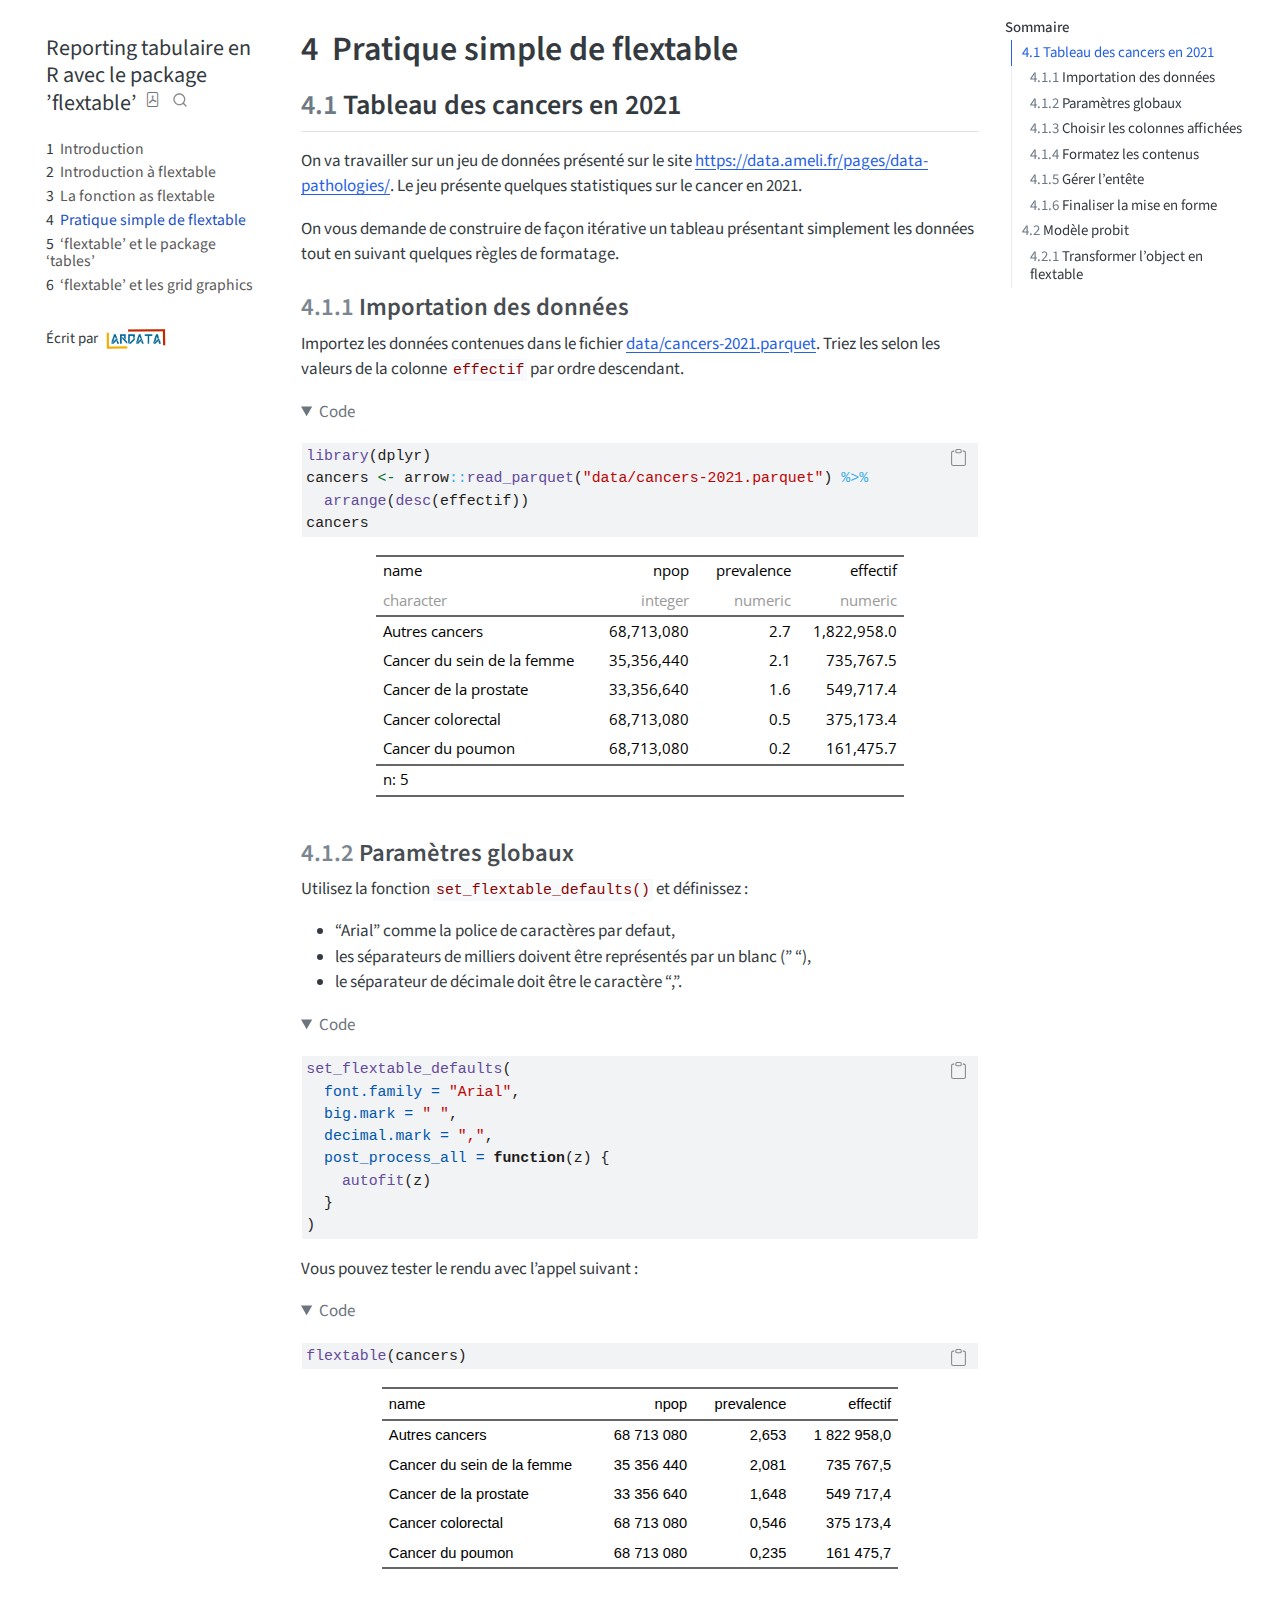
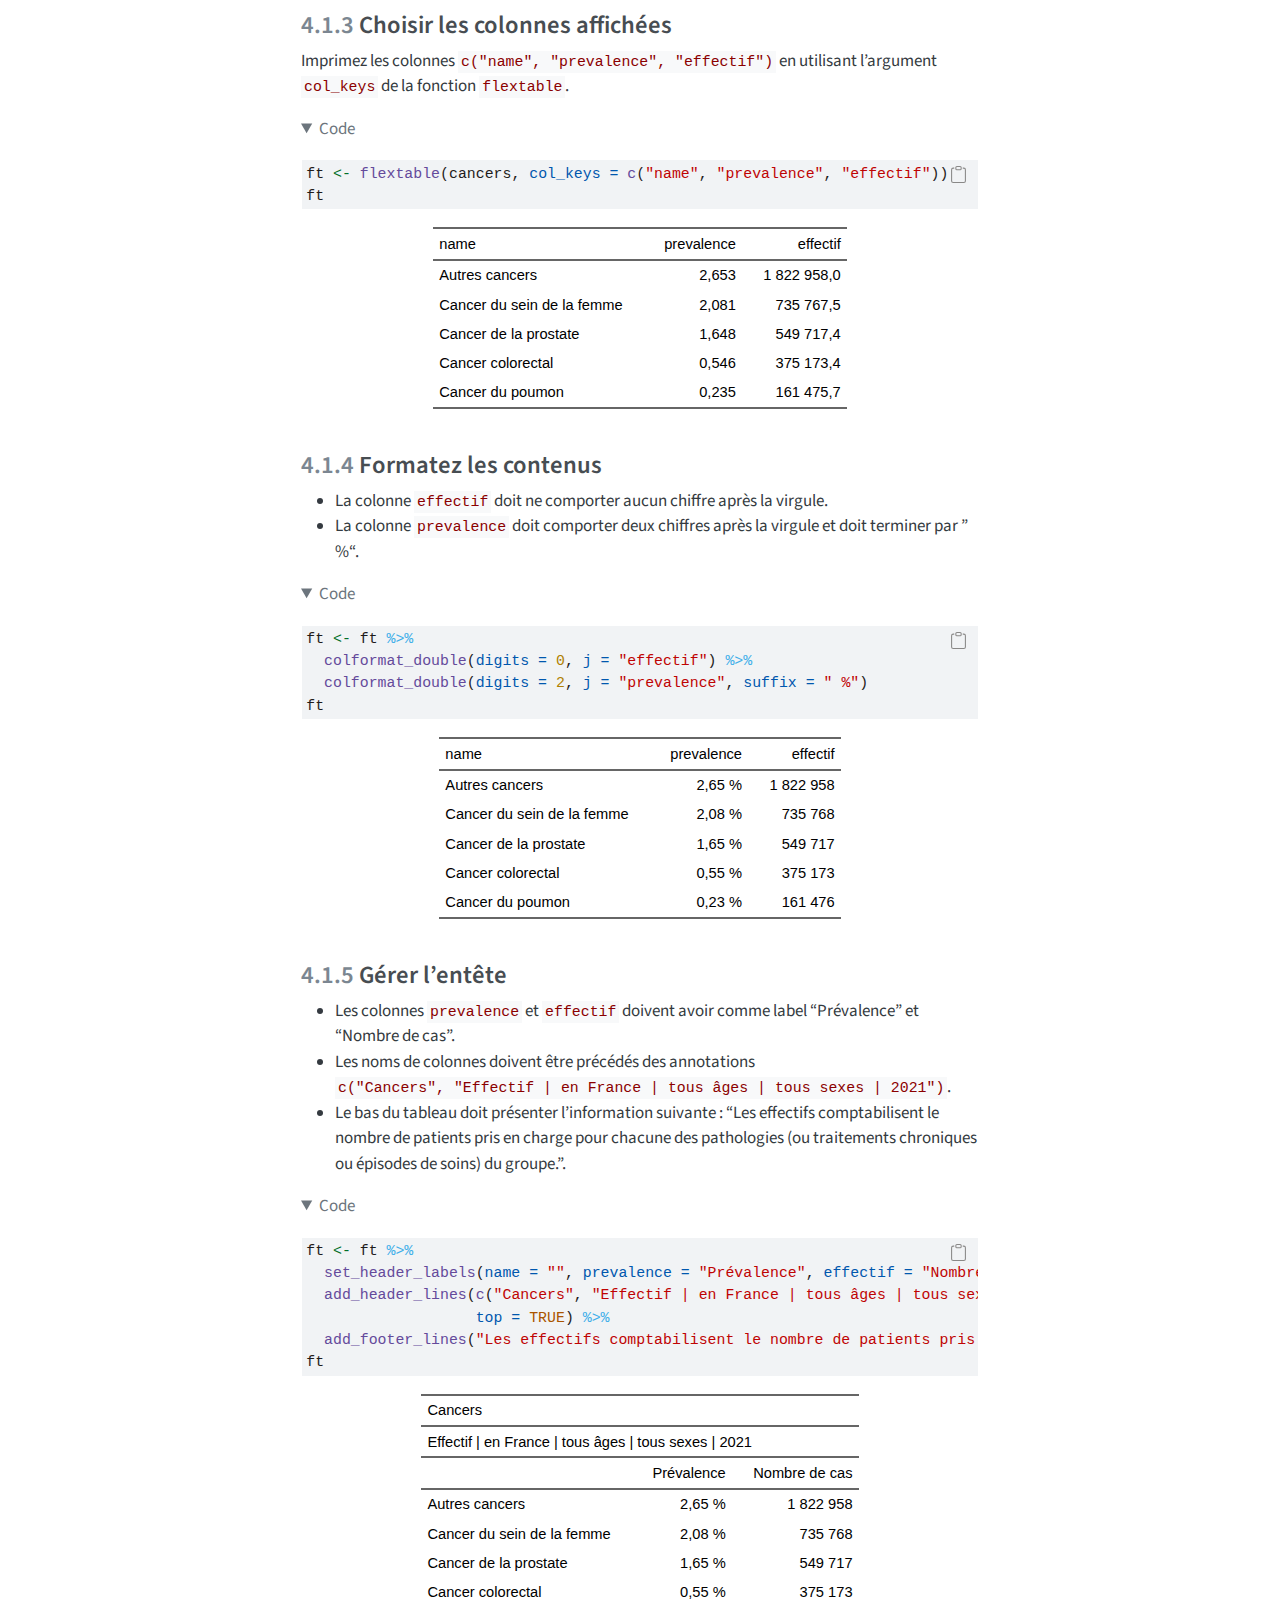
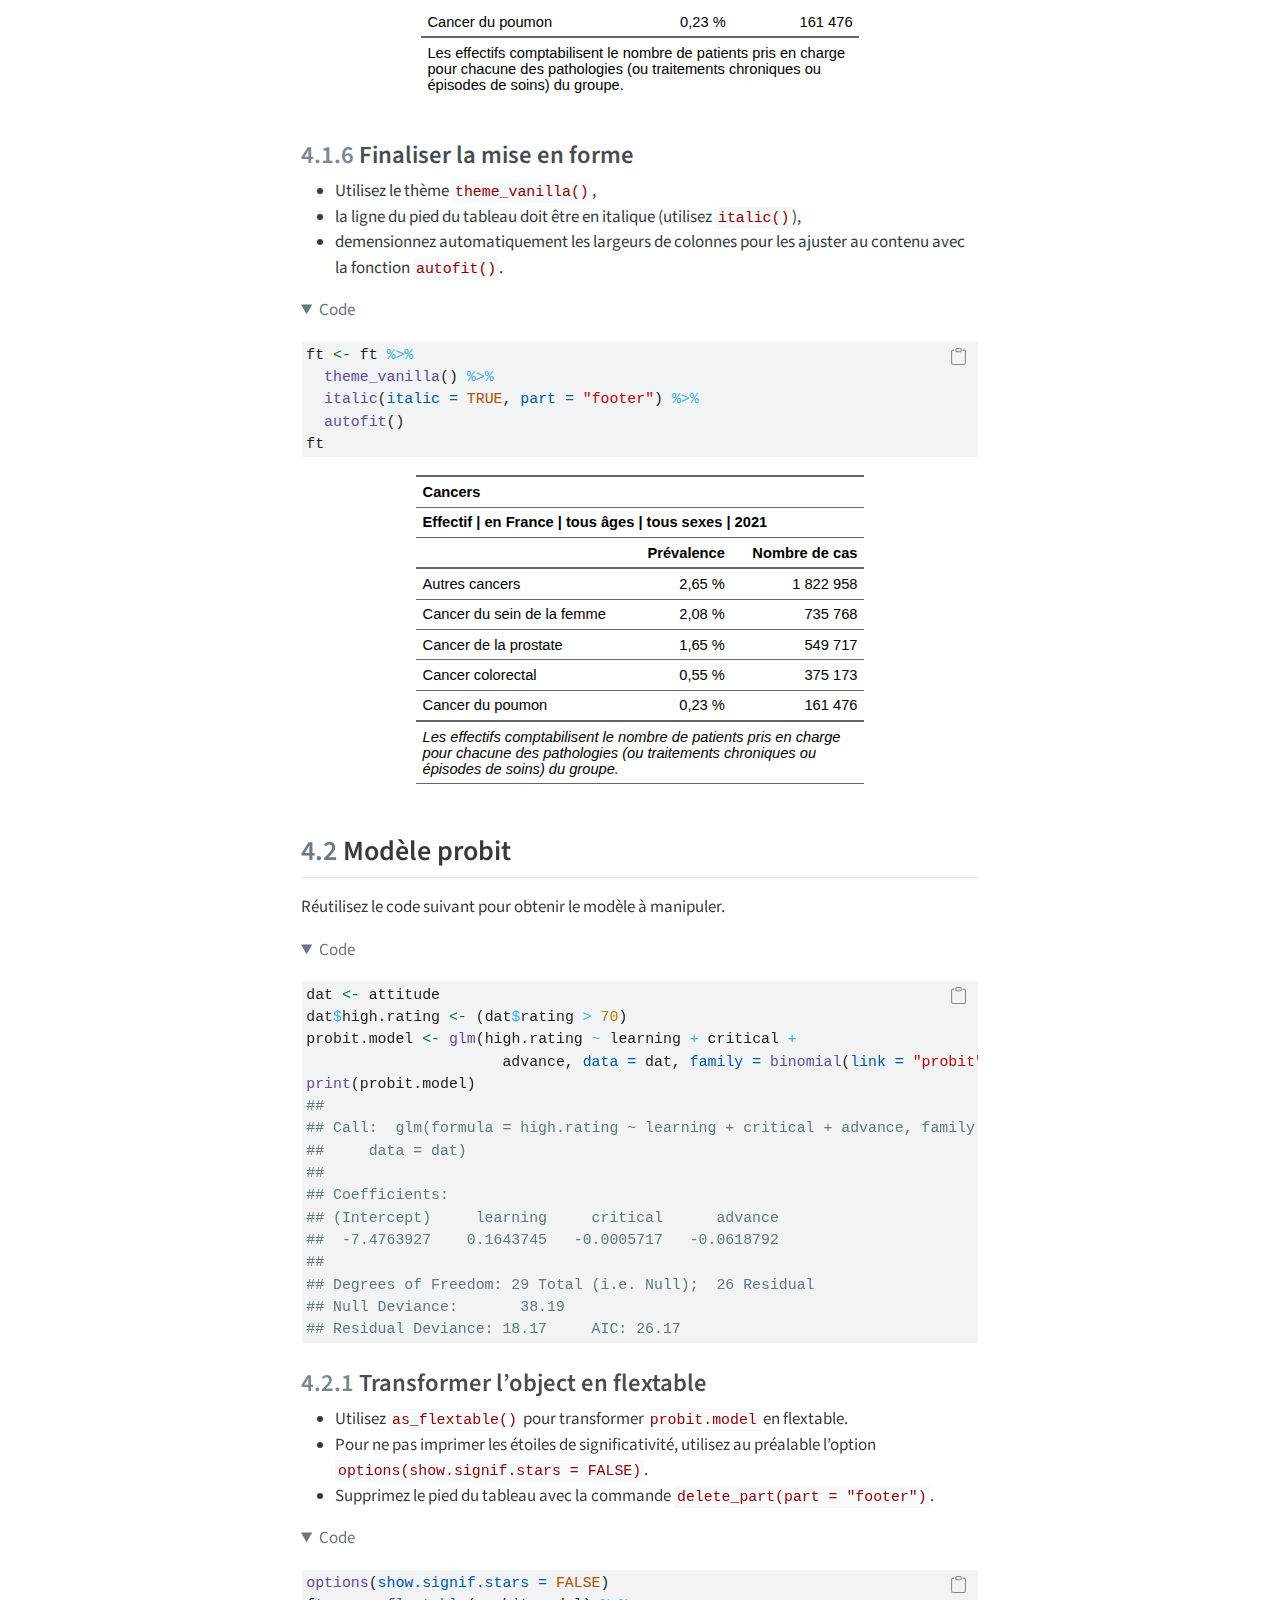
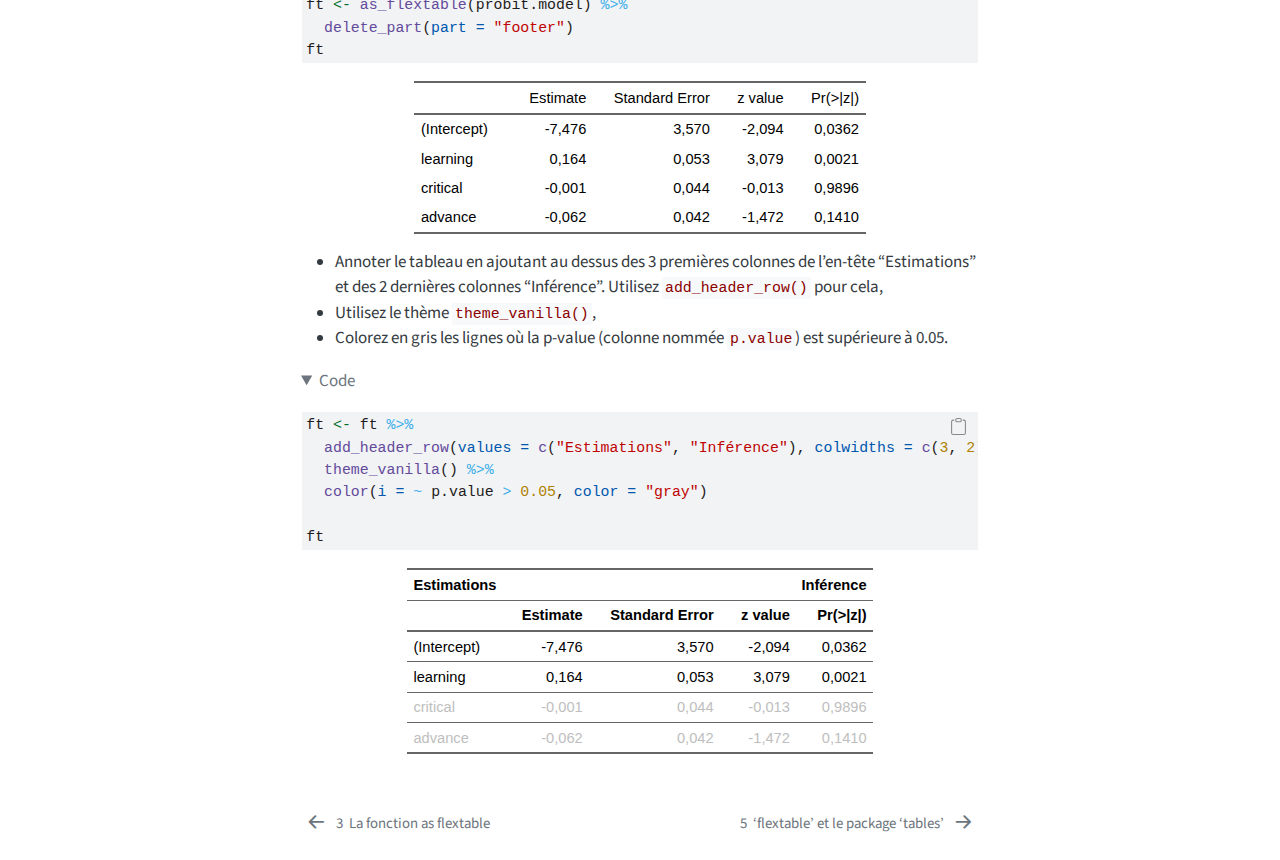
<file: 03-flextable-exo.html>
<!DOCTYPE html>
<html xmlns="http://www.w3.org/1999/xhtml" lang="fr" xml:lang="fr"><head>

<meta charset="utf-8">
<meta name="generator" content="quarto-1.6.39">

<meta name="viewport" content="width=device-width, initial-scale=1.0, user-scalable=yes">


<title>4&nbsp; Pratique simple de flextable – Reporting tabulaire en R avec le package ’flextable’</title>
<style>
code{white-space: pre-wrap;}
span.smallcaps{font-variant: small-caps;}
div.columns{display: flex; gap: min(4vw, 1.5em);}
div.column{flex: auto; overflow-x: auto;}
div.hanging-indent{margin-left: 1.5em; text-indent: -1.5em;}
ul.task-list{list-style: none;}
ul.task-list li input[type="checkbox"] {
  width: 0.8em;
  margin: 0 0.8em 0.2em -1em; /* quarto-specific, see https://github.com/quarto-dev/quarto-cli/issues/4556 */ 
  vertical-align: middle;
}
/* CSS for syntax highlighting */
pre > code.sourceCode { white-space: pre; position: relative; }
pre > code.sourceCode > span { line-height: 1.25; }
pre > code.sourceCode > span:empty { height: 1.2em; }
.sourceCode { overflow: visible; }
code.sourceCode > span { color: inherit; text-decoration: inherit; }
div.sourceCode { margin: 1em 0; }
pre.sourceCode { margin: 0; }
@media screen {
div.sourceCode { overflow: auto; }
}
@media print {
pre > code.sourceCode { white-space: pre-wrap; }
pre > code.sourceCode > span { display: inline-block; text-indent: -5em; padding-left: 5em; }
}
pre.numberSource code
  { counter-reset: source-line 0; }
pre.numberSource code > span
  { position: relative; left: -4em; counter-increment: source-line; }
pre.numberSource code > span > a:first-child::before
  { content: counter(source-line);
    position: relative; left: -1em; text-align: right; vertical-align: baseline;
    border: none; display: inline-block;
    -webkit-touch-callout: none; -webkit-user-select: none;
    -khtml-user-select: none; -moz-user-select: none;
    -ms-user-select: none; user-select: none;
    padding: 0 4px; width: 4em;
  }
pre.numberSource { margin-left: 3em;  padding-left: 4px; }
div.sourceCode
  {   }
@media screen {
pre > code.sourceCode > span > a:first-child::before { text-decoration: underline; }
}
</style>


<script src="site_libs/quarto-nav/quarto-nav.js"></script>
<script src="site_libs/quarto-nav/headroom.min.js"></script>
<script src="site_libs/clipboard/clipboard.min.js"></script>
<script src="site_libs/quarto-search/autocomplete.umd.js"></script>
<script src="site_libs/quarto-search/fuse.min.js"></script>
<script src="site_libs/quarto-search/quarto-search.js"></script>
<meta name="quarto:offset" content="./">
<link href="./04-as-flextable-tables.html" rel="next">
<link href="./02-as-flextable.html" rel="prev">
<link href="./static/assets/img/favicon-32x32.png" rel="icon" type="image/png">
<script src="site_libs/quarto-html/quarto.js"></script>
<script src="site_libs/quarto-html/popper.min.js"></script>
<script src="site_libs/quarto-html/tippy.umd.min.js"></script>
<script src="site_libs/quarto-html/anchor.min.js"></script>
<link href="site_libs/quarto-html/tippy.css" rel="stylesheet">
<link href="site_libs/quarto-html/quarto-syntax-highlighting-a0b8f7824cab871fe7735f1fe8ba4cd9.css" rel="stylesheet" id="quarto-text-highlighting-styles">
<script src="site_libs/bootstrap/bootstrap.min.js"></script>
<link href="site_libs/bootstrap/bootstrap-icons.css" rel="stylesheet">
<link href="site_libs/bootstrap/bootstrap-0a9f4f3ac1289f99411244dcb7e12de9.min.css" rel="stylesheet" append-hash="true" id="quarto-bootstrap" data-mode="light">
<script id="quarto-search-options" type="application/json">{
  "location": "sidebar",
  "copy-button": false,
  "collapse-after": 3,
  "panel-placement": "start",
  "type": "overlay",
  "limit": 50,
  "keyboard-shortcut": [
    "f",
    "/",
    "s"
  ],
  "language": {
    "search-no-results-text": "Pas de résultats",
    "search-matching-documents-text": "documents trouvés",
    "search-copy-link-title": "Copier le lien vers la recherche",
    "search-hide-matches-text": "Cacher les correspondances additionnelles",
    "search-more-match-text": "correspondance de plus dans ce document",
    "search-more-matches-text": "correspondances de plus dans ce document",
    "search-clear-button-title": "Effacer",
    "search-text-placeholder": "",
    "search-detached-cancel-button-title": "Annuler",
    "search-submit-button-title": "Envoyer",
    "search-label": "Recherche"
  }
}</script>
<link href="site_libs/tabwid-1.1.3/tabwid.css" rel="stylesheet">
<script src="site_libs/tabwid-1.1.3/tabwid.js"></script>
<link href="site_libs/open-sans-0.4.1/css/open-sans.css" rel="stylesheet">


<link rel="stylesheet" href="static/assets/fonts/google/css/fira-code.css">
<link rel="stylesheet" href="static/assets/fonts/google/css/fira-sans-condensed.css">
<link rel="stylesheet" href="static/assets/css/style.css">
</head>

<body class="nav-sidebar floating">

<div id="quarto-search-results"></div>
  <header id="quarto-header" class="headroom fixed-top">
  <nav class="quarto-secondary-nav">
    <div class="container-fluid d-flex">
      <button type="button" class="quarto-btn-toggle btn" data-bs-toggle="collapse" role="button" data-bs-target=".quarto-sidebar-collapse-item" aria-controls="quarto-sidebar" aria-expanded="false" aria-label="Basculer la barre latérale" onclick="if (window.quartoToggleHeadroom) { window.quartoToggleHeadroom(); }">
        <i class="bi bi-layout-text-sidebar-reverse"></i>
      </button>
        <nav class="quarto-page-breadcrumbs" aria-label="breadcrumb"><ol class="breadcrumb"><li class="breadcrumb-item"><a href="./03-flextable-exo.html"><span class="chapter-number">4</span>&nbsp; <span class="chapter-title">Pratique simple de flextable</span></a></li></ol></nav>
        <a class="flex-grow-1" role="navigation" data-bs-toggle="collapse" data-bs-target=".quarto-sidebar-collapse-item" aria-controls="quarto-sidebar" aria-expanded="false" aria-label="Basculer la barre latérale" onclick="if (window.quartoToggleHeadroom) { window.quartoToggleHeadroom(); }">      
        </a>
      <button type="button" class="btn quarto-search-button" aria-label="Recherche" onclick="window.quartoOpenSearch();">
        <i class="bi bi-search"></i>
      </button>
    </div>
  </nav>
</header>
<!-- content -->
<div id="quarto-content" class="quarto-container page-columns page-rows-contents page-layout-article">
<!-- sidebar -->
  <nav id="quarto-sidebar" class="sidebar collapse collapse-horizontal quarto-sidebar-collapse-item sidebar-navigation floating overflow-auto">
    <div class="pt-lg-2 mt-2 text-left sidebar-header">
    <div class="sidebar-title mb-0 py-0">
      <a href="./">Reporting tabulaire en R avec le package ’flextable’</a> 
        <div class="sidebar-tools-main">
    <a href="./Reporting-tabulaire-en-R-avec-le-package-’flextable’.pdf" title="Download PDF" class="quarto-navigation-tool px-1" aria-label="Download PDF"><i class="bi bi-file-pdf"></i></a>
    <div id="quarto-search" class="quarto-navigation-tool px-1" title="Recherche"></div>
</div>
    </div>
      </div>
    <div class="sidebar-menu-container"> 
    <ul class="list-unstyled mt-1">
        <li class="sidebar-item">
  <div class="sidebar-item-container"> 
  <a href="./index.html" class="sidebar-item-text sidebar-link">
 <span class="menu-text"><span class="chapter-number">1</span>&nbsp; <span class="chapter-title">Introduction</span></span></a>
  </div>
</li>
        <li class="sidebar-item">
  <div class="sidebar-item-container"> 
  <a href="./01-flextable-intro.html" class="sidebar-item-text sidebar-link">
 <span class="menu-text"><span class="chapter-number">2</span>&nbsp; <span class="chapter-title">Introduction à flextable</span></span></a>
  </div>
</li>
        <li class="sidebar-item">
  <div class="sidebar-item-container"> 
  <a href="./02-as-flextable.html" class="sidebar-item-text sidebar-link">
 <span class="menu-text"><span class="chapter-number">3</span>&nbsp; <span class="chapter-title">La fonction as flextable</span></span></a>
  </div>
</li>
        <li class="sidebar-item">
  <div class="sidebar-item-container"> 
  <a href="./03-flextable-exo.html" class="sidebar-item-text sidebar-link active">
 <span class="menu-text"><span class="chapter-number">4</span>&nbsp; <span class="chapter-title">Pratique simple de flextable</span></span></a>
  </div>
</li>
        <li class="sidebar-item">
  <div class="sidebar-item-container"> 
  <a href="./04-as-flextable-tables.html" class="sidebar-item-text sidebar-link">
 <span class="menu-text"><span class="chapter-number">5</span>&nbsp; <span class="chapter-title">‘flextable’ et le package ‘tables’</span></span></a>
  </div>
</li>
        <li class="sidebar-item">
  <div class="sidebar-item-container"> 
  <a href="./05-grid.html" class="sidebar-item-text sidebar-link">
 <span class="menu-text"><span class="chapter-number">6</span>&nbsp; <span class="chapter-title">‘flextable’ et les grid graphics</span></span></a>
  </div>
</li>
    </ul>
    </div>
<div class="quarto-sidebar-footer"><div class="sidebar-footer-item">
<p>Écrit par <a href="https://www.ardata.fr/"><img src="static/assets/img/ardata-logo.png" class="img-fluid" alt="ArData" width="70"></a></p>
</div></div></nav>
<div id="quarto-sidebar-glass" class="quarto-sidebar-collapse-item" data-bs-toggle="collapse" data-bs-target=".quarto-sidebar-collapse-item"></div>
<!-- margin-sidebar -->
    <div id="quarto-margin-sidebar" class="sidebar margin-sidebar">
        <nav id="TOC" role="doc-toc" class="toc-active" data-toc-expanded="99">
    <h2 id="toc-title">Sommaire</h2>
   
  <ul>
  <li><a href="#tableau-des-cancers-en-2021" id="toc-tableau-des-cancers-en-2021" class="nav-link active" data-scroll-target="#tableau-des-cancers-en-2021"><span class="header-section-number">4.1</span> Tableau des cancers en 2021</a>
  <ul>
  <li><a href="#importation-des-données" id="toc-importation-des-données" class="nav-link" data-scroll-target="#importation-des-données"><span class="header-section-number">4.1.1</span> Importation des données</a></li>
  <li><a href="#paramètres-globaux" id="toc-paramètres-globaux" class="nav-link" data-scroll-target="#paramètres-globaux"><span class="header-section-number">4.1.2</span> Paramètres globaux</a></li>
  <li><a href="#choisir-les-colonnes-affichées" id="toc-choisir-les-colonnes-affichées" class="nav-link" data-scroll-target="#choisir-les-colonnes-affichées"><span class="header-section-number">4.1.3</span> Choisir les colonnes affichées</a></li>
  <li><a href="#formatez-les-contenus" id="toc-formatez-les-contenus" class="nav-link" data-scroll-target="#formatez-les-contenus"><span class="header-section-number">4.1.4</span> Formatez les contenus</a></li>
  <li><a href="#gérer-lentête" id="toc-gérer-lentête" class="nav-link" data-scroll-target="#gérer-lentête"><span class="header-section-number">4.1.5</span> Gérer l’entête</a></li>
  <li><a href="#finaliser-la-mise-en-forme" id="toc-finaliser-la-mise-en-forme" class="nav-link" data-scroll-target="#finaliser-la-mise-en-forme"><span class="header-section-number">4.1.6</span> Finaliser la mise en forme</a></li>
  </ul></li>
  <li><a href="#modèle-probit" id="toc-modèle-probit" class="nav-link" data-scroll-target="#modèle-probit"><span class="header-section-number">4.2</span> Modèle probit</a>
  <ul>
  <li><a href="#transformer-lobject-en-flextable" id="toc-transformer-lobject-en-flextable" class="nav-link" data-scroll-target="#transformer-lobject-en-flextable"><span class="header-section-number">4.2.1</span> Transformer l’object en flextable</a></li>
  </ul></li>
  </ul>
</nav>
    </div>
<!-- main -->
<main class="content" id="quarto-document-content">

<header id="title-block-header" class="quarto-title-block default">
<div class="quarto-title">
<h1 class="title"><span class="chapter-number">4</span>&nbsp; <span class="chapter-title">Pratique simple de flextable</span></h1>
</div>



<div class="quarto-title-meta">

    
  
    
  </div>
  


</header>


<section id="tableau-des-cancers-en-2021" class="level2" data-number="4.1">
<h2 data-number="4.1" class="anchored" data-anchor-id="tableau-des-cancers-en-2021"><span class="header-section-number">4.1</span> Tableau des cancers en 2021</h2>
<p>On va travailler sur un jeu de données présenté sur le site <a href="https://data.ameli.fr/pages/data-pathologies/" class="uri">https://data.ameli.fr/pages/data-pathologies/</a>. Le jeu présente quelques statistiques sur le cancer en 2021.</p>
<p>On vous demande de construire de façon itérative un tableau présentant simplement les données tout en suivant quelques règles de formatage.</p>
<section id="importation-des-données" class="level3" data-number="4.1.1">
<h3 data-number="4.1.1" class="anchored" data-anchor-id="importation-des-données"><span class="header-section-number">4.1.1</span> Importation des données</h3>
<p>Importez les données contenues dans le fichier <a href="data/cancers-2021.parquet">data/cancers-2021.parquet</a>. Triez les selon les valeurs de la colonne <code>effectif</code> par ordre descendant.</p>
<div class="cell">
<details open="" class="code-fold">
<summary>Code</summary>
<div class="sourceCode cell-code" id="cb1"><pre class="sourceCode r code-with-copy"><code class="sourceCode r"><span id="cb1-1"><a href="#cb1-1" aria-hidden="true" tabindex="-1"></a><span class="fu">library</span>(dplyr)</span>
<span id="cb1-2"><a href="#cb1-2" aria-hidden="true" tabindex="-1"></a>cancers <span class="ot">&lt;-</span> arrow<span class="sc">::</span><span class="fu">read_parquet</span>(<span class="st">"data/cancers-2021.parquet"</span>) <span class="sc">%&gt;%</span> </span>
<span id="cb1-3"><a href="#cb1-3" aria-hidden="true" tabindex="-1"></a>  <span class="fu">arrange</span>(<span class="fu">desc</span>(effectif))</span>
<span id="cb1-4"><a href="#cb1-4" aria-hidden="true" tabindex="-1"></a>cancers</span></code><button title="Copier vers le presse-papier" class="code-copy-button"><i class="bi"></i></button></pre></div>
</details>
<div class="cell-output-display">
<div class="tabwid" style="overflow-x:auto;width:100%;"><style>.cl-77d3c68e{}.cl-77cdc978{font-family:'Open Sans';font-size:11pt;font-weight:normal;font-style:normal;text-decoration:none;color:rgba(0, 0, 0, 1.00);background-color:transparent;}.cl-77cdc98c{font-family:'Open Sans';font-size:11pt;font-weight:normal;font-style:normal;text-decoration:none;color:rgba(153, 153, 153, 1.00);background-color:transparent;}.cl-77d03fbe{margin:0;text-align:left;border-bottom: 0 solid rgba(0, 0, 0, 1.00);border-top: 0 solid rgba(0, 0, 0, 1.00);border-left: 0 solid rgba(0, 0, 0, 1.00);border-right: 0 solid rgba(0, 0, 0, 1.00);padding-bottom:5pt;padding-top:5pt;padding-left:5pt;padding-right:5pt;line-height: 1;background-color:transparent;}.cl-77d03fc8{margin:0;text-align:right;border-bottom: 0 solid rgba(0, 0, 0, 1.00);border-top: 0 solid rgba(0, 0, 0, 1.00);border-left: 0 solid rgba(0, 0, 0, 1.00);border-right: 0 solid rgba(0, 0, 0, 1.00);padding-bottom:5pt;padding-top:5pt;padding-left:5pt;padding-right:5pt;line-height: 1;background-color:transparent;}.cl-77d05b70{width:2.266in;background-color:transparent;vertical-align: middle;border-bottom: 0 solid rgba(102, 102, 102, 1.00);border-top: 1.5pt solid rgba(102, 102, 102, 1.00);border-left: 0 solid rgba(0, 0, 0, 1.00);border-right: 0 solid rgba(0, 0, 0, 1.00);margin-bottom:0;margin-top:0;margin-left:0;margin-right:0;}.cl-77d05b7a{width:1.063in;background-color:transparent;vertical-align: middle;border-bottom: 0 solid rgba(102, 102, 102, 1.00);border-top: 1.5pt solid rgba(102, 102, 102, 1.00);border-left: 0 solid rgba(0, 0, 0, 1.00);border-right: 0 solid rgba(0, 0, 0, 1.00);margin-bottom:0;margin-top:0;margin-left:0;margin-right:0;}.cl-77d05b7b{width:1.065in;background-color:transparent;vertical-align: middle;border-bottom: 0 solid rgba(102, 102, 102, 1.00);border-top: 1.5pt solid rgba(102, 102, 102, 1.00);border-left: 0 solid rgba(0, 0, 0, 1.00);border-right: 0 solid rgba(0, 0, 0, 1.00);margin-bottom:0;margin-top:0;margin-left:0;margin-right:0;}.cl-77d05b7c{width:1.103in;background-color:transparent;vertical-align: middle;border-bottom: 0 solid rgba(102, 102, 102, 1.00);border-top: 1.5pt solid rgba(102, 102, 102, 1.00);border-left: 0 solid rgba(0, 0, 0, 1.00);border-right: 0 solid rgba(0, 0, 0, 1.00);margin-bottom:0;margin-top:0;margin-left:0;margin-right:0;}.cl-77d05b84{width:2.266in;background-color:transparent;vertical-align: middle;border-bottom: 1.5pt solid rgba(102, 102, 102, 1.00);border-top: 0 solid rgba(102, 102, 102, 1.00);border-left: 0 solid rgba(0, 0, 0, 1.00);border-right: 0 solid rgba(0, 0, 0, 1.00);margin-bottom:0;margin-top:0;margin-left:0;margin-right:0;}.cl-77d05b85{width:1.063in;background-color:transparent;vertical-align: middle;border-bottom: 1.5pt solid rgba(102, 102, 102, 1.00);border-top: 0 solid rgba(102, 102, 102, 1.00);border-left: 0 solid rgba(0, 0, 0, 1.00);border-right: 0 solid rgba(0, 0, 0, 1.00);margin-bottom:0;margin-top:0;margin-left:0;margin-right:0;}.cl-77d05b8e{width:1.065in;background-color:transparent;vertical-align: middle;border-bottom: 1.5pt solid rgba(102, 102, 102, 1.00);border-top: 0 solid rgba(102, 102, 102, 1.00);border-left: 0 solid rgba(0, 0, 0, 1.00);border-right: 0 solid rgba(0, 0, 0, 1.00);margin-bottom:0;margin-top:0;margin-left:0;margin-right:0;}.cl-77d05b8f{width:1.103in;background-color:transparent;vertical-align: middle;border-bottom: 1.5pt solid rgba(102, 102, 102, 1.00);border-top: 0 solid rgba(102, 102, 102, 1.00);border-left: 0 solid rgba(0, 0, 0, 1.00);border-right: 0 solid rgba(0, 0, 0, 1.00);margin-bottom:0;margin-top:0;margin-left:0;margin-right:0;}.cl-77d05b90{width:2.266in;background-color:transparent;vertical-align: middle;border-bottom: 0 solid rgba(0, 0, 0, 1.00);border-top: 0 solid rgba(0, 0, 0, 1.00);border-left: 0 solid rgba(0, 0, 0, 1.00);border-right: 0 solid rgba(0, 0, 0, 1.00);margin-bottom:0;margin-top:0;margin-left:0;margin-right:0;}.cl-77d05b98{width:1.063in;background-color:transparent;vertical-align: middle;border-bottom: 0 solid rgba(0, 0, 0, 1.00);border-top: 0 solid rgba(0, 0, 0, 1.00);border-left: 0 solid rgba(0, 0, 0, 1.00);border-right: 0 solid rgba(0, 0, 0, 1.00);margin-bottom:0;margin-top:0;margin-left:0;margin-right:0;}.cl-77d05ba2{width:1.065in;background-color:transparent;vertical-align: middle;border-bottom: 0 solid rgba(0, 0, 0, 1.00);border-top: 0 solid rgba(0, 0, 0, 1.00);border-left: 0 solid rgba(0, 0, 0, 1.00);border-right: 0 solid rgba(0, 0, 0, 1.00);margin-bottom:0;margin-top:0;margin-left:0;margin-right:0;}.cl-77d05ba3{width:1.103in;background-color:transparent;vertical-align: middle;border-bottom: 0 solid rgba(0, 0, 0, 1.00);border-top: 0 solid rgba(0, 0, 0, 1.00);border-left: 0 solid rgba(0, 0, 0, 1.00);border-right: 0 solid rgba(0, 0, 0, 1.00);margin-bottom:0;margin-top:0;margin-left:0;margin-right:0;}.cl-77d05ba4{width:2.266in;background-color:transparent;vertical-align: middle;border-bottom: 0 solid rgba(0, 0, 0, 1.00);border-top: 0 solid rgba(0, 0, 0, 1.00);border-left: 0 solid rgba(0, 0, 0, 1.00);border-right: 0 solid rgba(0, 0, 0, 1.00);margin-bottom:0;margin-top:0;margin-left:0;margin-right:0;}.cl-77d05ba5{width:1.063in;background-color:transparent;vertical-align: middle;border-bottom: 0 solid rgba(0, 0, 0, 1.00);border-top: 0 solid rgba(0, 0, 0, 1.00);border-left: 0 solid rgba(0, 0, 0, 1.00);border-right: 0 solid rgba(0, 0, 0, 1.00);margin-bottom:0;margin-top:0;margin-left:0;margin-right:0;}.cl-77d05bac{width:1.065in;background-color:transparent;vertical-align: middle;border-bottom: 0 solid rgba(0, 0, 0, 1.00);border-top: 0 solid rgba(0, 0, 0, 1.00);border-left: 0 solid rgba(0, 0, 0, 1.00);border-right: 0 solid rgba(0, 0, 0, 1.00);margin-bottom:0;margin-top:0;margin-left:0;margin-right:0;}.cl-77d05bad{width:1.103in;background-color:transparent;vertical-align: middle;border-bottom: 0 solid rgba(0, 0, 0, 1.00);border-top: 0 solid rgba(0, 0, 0, 1.00);border-left: 0 solid rgba(0, 0, 0, 1.00);border-right: 0 solid rgba(0, 0, 0, 1.00);margin-bottom:0;margin-top:0;margin-left:0;margin-right:0;}.cl-77d05bb6{width:2.266in;background-color:transparent;vertical-align: middle;border-bottom: 1.5pt solid rgba(102, 102, 102, 1.00);border-top: 0 solid rgba(0, 0, 0, 1.00);border-left: 0 solid rgba(0, 0, 0, 1.00);border-right: 0 solid rgba(0, 0, 0, 1.00);margin-bottom:0;margin-top:0;margin-left:0;margin-right:0;}.cl-77d05bb7{width:1.063in;background-color:transparent;vertical-align: middle;border-bottom: 1.5pt solid rgba(102, 102, 102, 1.00);border-top: 0 solid rgba(0, 0, 0, 1.00);border-left: 0 solid rgba(0, 0, 0, 1.00);border-right: 0 solid rgba(0, 0, 0, 1.00);margin-bottom:0;margin-top:0;margin-left:0;margin-right:0;}.cl-77d05bb8{width:1.065in;background-color:transparent;vertical-align: middle;border-bottom: 1.5pt solid rgba(102, 102, 102, 1.00);border-top: 0 solid rgba(0, 0, 0, 1.00);border-left: 0 solid rgba(0, 0, 0, 1.00);border-right: 0 solid rgba(0, 0, 0, 1.00);margin-bottom:0;margin-top:0;margin-left:0;margin-right:0;}.cl-77d05bb9{width:1.103in;background-color:transparent;vertical-align: middle;border-bottom: 1.5pt solid rgba(102, 102, 102, 1.00);border-top: 0 solid rgba(0, 0, 0, 1.00);border-left: 0 solid rgba(0, 0, 0, 1.00);border-right: 0 solid rgba(0, 0, 0, 1.00);margin-bottom:0;margin-top:0;margin-left:0;margin-right:0;}.cl-77d05bc0{width:2.266in;background-color:transparent;vertical-align: middle;border-bottom: 1.5pt solid rgba(102, 102, 102, 1.00);border-top: 0 solid rgba(0, 0, 0, 1.00);border-left: 0 solid rgba(0, 0, 0, 1.00);border-right: 0 solid rgba(0, 0, 0, 1.00);margin-bottom:0;margin-top:0;margin-left:0;margin-right:0;}.cl-77d05bc1{width:1.063in;background-color:transparent;vertical-align: middle;border-bottom: 1.5pt solid rgba(102, 102, 102, 1.00);border-top: 0 solid rgba(0, 0, 0, 1.00);border-left: 0 solid rgba(0, 0, 0, 1.00);border-right: 0 solid rgba(0, 0, 0, 1.00);margin-bottom:0;margin-top:0;margin-left:0;margin-right:0;}.cl-77d05bc2{width:1.065in;background-color:transparent;vertical-align: middle;border-bottom: 1.5pt solid rgba(102, 102, 102, 1.00);border-top: 0 solid rgba(0, 0, 0, 1.00);border-left: 0 solid rgba(0, 0, 0, 1.00);border-right: 0 solid rgba(0, 0, 0, 1.00);margin-bottom:0;margin-top:0;margin-left:0;margin-right:0;}.cl-77d05bc3{width:1.103in;background-color:transparent;vertical-align: middle;border-bottom: 1.5pt solid rgba(102, 102, 102, 1.00);border-top: 0 solid rgba(0, 0, 0, 1.00);border-left: 0 solid rgba(0, 0, 0, 1.00);border-right: 0 solid rgba(0, 0, 0, 1.00);margin-bottom:0;margin-top:0;margin-left:0;margin-right:0;}</style><table data-quarto-disable-processing="true" class="cl-77d3c68e"><thead><tr style="overflow-wrap:break-word;"><th class="cl-77d05b70"><p class="cl-77d03fbe"><span class="cl-77cdc978">name</span></p></th><th class="cl-77d05b7a"><p class="cl-77d03fc8"><span class="cl-77cdc978">npop</span></p></th><th class="cl-77d05b7b"><p class="cl-77d03fc8"><span class="cl-77cdc978">prevalence</span></p></th><th class="cl-77d05b7c"><p class="cl-77d03fc8"><span class="cl-77cdc978">effectif</span></p></th></tr><tr style="overflow-wrap:break-word;"><th class="cl-77d05b84"><p class="cl-77d03fbe"><span class="cl-77cdc98c">character</span></p></th><th class="cl-77d05b85"><p class="cl-77d03fc8"><span class="cl-77cdc98c">integer</span></p></th><th class="cl-77d05b8e"><p class="cl-77d03fc8"><span class="cl-77cdc98c">numeric</span></p></th><th class="cl-77d05b8f"><p class="cl-77d03fc8"><span class="cl-77cdc98c">numeric</span></p></th></tr></thead><tbody><tr style="overflow-wrap:break-word;"><td class="cl-77d05b90"><p class="cl-77d03fbe"><span class="cl-77cdc978">Autres cancers</span></p></td><td class="cl-77d05b98"><p class="cl-77d03fc8"><span class="cl-77cdc978">68,713,080</span></p></td><td class="cl-77d05ba2"><p class="cl-77d03fc8"><span class="cl-77cdc978">2.7</span></p></td><td class="cl-77d05ba3"><p class="cl-77d03fc8"><span class="cl-77cdc978">1,822,958.0</span></p></td></tr><tr style="overflow-wrap:break-word;"><td class="cl-77d05b90"><p class="cl-77d03fbe"><span class="cl-77cdc978">Cancer du sein de la femme</span></p></td><td class="cl-77d05b98"><p class="cl-77d03fc8"><span class="cl-77cdc978">35,356,440</span></p></td><td class="cl-77d05ba2"><p class="cl-77d03fc8"><span class="cl-77cdc978">2.1</span></p></td><td class="cl-77d05ba3"><p class="cl-77d03fc8"><span class="cl-77cdc978">735,767.5</span></p></td></tr><tr style="overflow-wrap:break-word;"><td class="cl-77d05ba4"><p class="cl-77d03fbe"><span class="cl-77cdc978">Cancer de la prostate</span></p></td><td class="cl-77d05ba5"><p class="cl-77d03fc8"><span class="cl-77cdc978">33,356,640</span></p></td><td class="cl-77d05bac"><p class="cl-77d03fc8"><span class="cl-77cdc978">1.6</span></p></td><td class="cl-77d05bad"><p class="cl-77d03fc8"><span class="cl-77cdc978">549,717.4</span></p></td></tr><tr style="overflow-wrap:break-word;"><td class="cl-77d05b90"><p class="cl-77d03fbe"><span class="cl-77cdc978">Cancer colorectal</span></p></td><td class="cl-77d05b98"><p class="cl-77d03fc8"><span class="cl-77cdc978">68,713,080</span></p></td><td class="cl-77d05ba2"><p class="cl-77d03fc8"><span class="cl-77cdc978">0.5</span></p></td><td class="cl-77d05ba3"><p class="cl-77d03fc8"><span class="cl-77cdc978">375,173.4</span></p></td></tr><tr style="overflow-wrap:break-word;"><td class="cl-77d05bb6"><p class="cl-77d03fbe"><span class="cl-77cdc978">Cancer du poumon</span></p></td><td class="cl-77d05bb7"><p class="cl-77d03fc8"><span class="cl-77cdc978">68,713,080</span></p></td><td class="cl-77d05bb8"><p class="cl-77d03fc8"><span class="cl-77cdc978">0.2</span></p></td><td class="cl-77d05bb9"><p class="cl-77d03fc8"><span class="cl-77cdc978">161,475.7</span></p></td></tr></tbody><tfoot><tr style="overflow-wrap:break-word;"><td colspan="4" class="cl-77d05bc0"><p class="cl-77d03fbe"><span class="cl-77cdc978">n: 5</span></p></td></tr></tfoot></table></div>
</div>
</div>
</section>
<section id="paramètres-globaux" class="level3" data-number="4.1.2">
<h3 data-number="4.1.2" class="anchored" data-anchor-id="paramètres-globaux"><span class="header-section-number">4.1.2</span> Paramètres globaux</h3>
<p>Utilisez la fonction <code>set_flextable_defaults()</code> et définissez :</p>
<ul>
<li>“Arial” comme la police de caractères par defaut,</li>
<li>les séparateurs de milliers doivent être représentés par un blanc (” “),</li>
<li>le séparateur de décimale doit être le caractère “,”.</li>
</ul>
<div class="cell">
<details open="" class="code-fold">
<summary>Code</summary>
<div class="sourceCode cell-code" id="cb2"><pre class="sourceCode r code-with-copy"><code class="sourceCode r"><span id="cb2-1"><a href="#cb2-1" aria-hidden="true" tabindex="-1"></a><span class="fu">set_flextable_defaults</span>(</span>
<span id="cb2-2"><a href="#cb2-2" aria-hidden="true" tabindex="-1"></a>  <span class="at">font.family =</span> <span class="st">"Arial"</span>,</span>
<span id="cb2-3"><a href="#cb2-3" aria-hidden="true" tabindex="-1"></a>  <span class="at">big.mark =</span> <span class="st">" "</span>,</span>
<span id="cb2-4"><a href="#cb2-4" aria-hidden="true" tabindex="-1"></a>  <span class="at">decimal.mark =</span> <span class="st">","</span>,</span>
<span id="cb2-5"><a href="#cb2-5" aria-hidden="true" tabindex="-1"></a>  <span class="at">post_process_all =</span> <span class="cf">function</span>(z) {</span>
<span id="cb2-6"><a href="#cb2-6" aria-hidden="true" tabindex="-1"></a>    <span class="fu">autofit</span>(z)</span>
<span id="cb2-7"><a href="#cb2-7" aria-hidden="true" tabindex="-1"></a>  }</span>
<span id="cb2-8"><a href="#cb2-8" aria-hidden="true" tabindex="-1"></a>)</span></code><button title="Copier vers le presse-papier" class="code-copy-button"><i class="bi"></i></button></pre></div>
</details>
</div>
<p>Vous pouvez tester le rendu avec l’appel suivant :</p>
<div class="cell">
<details open="" class="code-fold">
<summary>Code</summary>
<div class="sourceCode cell-code" id="cb3"><pre class="sourceCode r code-with-copy"><code class="sourceCode r"><span id="cb3-1"><a href="#cb3-1" aria-hidden="true" tabindex="-1"></a><span class="fu">flextable</span>(cancers)</span></code><button title="Copier vers le presse-papier" class="code-copy-button"><i class="bi"></i></button></pre></div>
</details>
<div class="cell-output-display">
<div class="tabwid" style="overflow-x:auto;width:100%;"><style>.cl-7819ec2c{}.cl-78141108{font-family:'Arial';font-size:11pt;font-weight:normal;font-style:normal;text-decoration:none;color:rgba(0, 0, 0, 1.00);background-color:transparent;}.cl-7816382a{margin:0;text-align:left;border-bottom: 0 solid rgba(0, 0, 0, 1.00);border-top: 0 solid rgba(0, 0, 0, 1.00);border-left: 0 solid rgba(0, 0, 0, 1.00);border-right: 0 solid rgba(0, 0, 0, 1.00);padding-bottom:5pt;padding-top:5pt;padding-left:5pt;padding-right:5pt;line-height: 1;background-color:transparent;}.cl-78163834{margin:0;text-align:right;border-bottom: 0 solid rgba(0, 0, 0, 1.00);border-top: 0 solid rgba(0, 0, 0, 1.00);border-left: 0 solid rgba(0, 0, 0, 1.00);border-right: 0 solid rgba(0, 0, 0, 1.00);padding-bottom:5pt;padding-top:5pt;padding-left:5pt;padding-right:5pt;line-height: 1;background-color:transparent;}.cl-78165080{width:2.196in;background-color:transparent;vertical-align: middle;border-bottom: 1.5pt solid rgba(102, 102, 102, 1.00);border-top: 1.5pt solid rgba(102, 102, 102, 1.00);border-left: 0 solid rgba(0, 0, 0, 1.00);border-right: 0 solid rgba(0, 0, 0, 1.00);margin-bottom:0;margin-top:0;margin-left:0;margin-right:0;}.cl-7816508a{width:1.05in;background-color:transparent;vertical-align: middle;border-bottom: 1.5pt solid rgba(102, 102, 102, 1.00);border-top: 1.5pt solid rgba(102, 102, 102, 1.00);border-left: 0 solid rgba(0, 0, 0, 1.00);border-right: 0 solid rgba(0, 0, 0, 1.00);margin-bottom:0;margin-top:0;margin-left:0;margin-right:0;}.cl-7816508b{width:1.033in;background-color:transparent;vertical-align: middle;border-bottom: 1.5pt solid rgba(102, 102, 102, 1.00);border-top: 1.5pt solid rgba(102, 102, 102, 1.00);border-left: 0 solid rgba(0, 0, 0, 1.00);border-right: 0 solid rgba(0, 0, 0, 1.00);margin-bottom:0;margin-top:0;margin-left:0;margin-right:0;}.cl-78165094{width:1.092in;background-color:transparent;vertical-align: middle;border-bottom: 1.5pt solid rgba(102, 102, 102, 1.00);border-top: 1.5pt solid rgba(102, 102, 102, 1.00);border-left: 0 solid rgba(0, 0, 0, 1.00);border-right: 0 solid rgba(0, 0, 0, 1.00);margin-bottom:0;margin-top:0;margin-left:0;margin-right:0;}.cl-78165095{width:2.196in;background-color:transparent;vertical-align: middle;border-bottom: 0 solid rgba(0, 0, 0, 1.00);border-top: 0 solid rgba(0, 0, 0, 1.00);border-left: 0 solid rgba(0, 0, 0, 1.00);border-right: 0 solid rgba(0, 0, 0, 1.00);margin-bottom:0;margin-top:0;margin-left:0;margin-right:0;}.cl-7816509e{width:1.05in;background-color:transparent;vertical-align: middle;border-bottom: 0 solid rgba(0, 0, 0, 1.00);border-top: 0 solid rgba(0, 0, 0, 1.00);border-left: 0 solid rgba(0, 0, 0, 1.00);border-right: 0 solid rgba(0, 0, 0, 1.00);margin-bottom:0;margin-top:0;margin-left:0;margin-right:0;}.cl-7816509f{width:1.033in;background-color:transparent;vertical-align: middle;border-bottom: 0 solid rgba(0, 0, 0, 1.00);border-top: 0 solid rgba(0, 0, 0, 1.00);border-left: 0 solid rgba(0, 0, 0, 1.00);border-right: 0 solid rgba(0, 0, 0, 1.00);margin-bottom:0;margin-top:0;margin-left:0;margin-right:0;}.cl-781650a8{width:1.092in;background-color:transparent;vertical-align: middle;border-bottom: 0 solid rgba(0, 0, 0, 1.00);border-top: 0 solid rgba(0, 0, 0, 1.00);border-left: 0 solid rgba(0, 0, 0, 1.00);border-right: 0 solid rgba(0, 0, 0, 1.00);margin-bottom:0;margin-top:0;margin-left:0;margin-right:0;}.cl-781650a9{width:2.196in;background-color:transparent;vertical-align: middle;border-bottom: 0 solid rgba(0, 0, 0, 1.00);border-top: 0 solid rgba(0, 0, 0, 1.00);border-left: 0 solid rgba(0, 0, 0, 1.00);border-right: 0 solid rgba(0, 0, 0, 1.00);margin-bottom:0;margin-top:0;margin-left:0;margin-right:0;}.cl-781650aa{width:1.05in;background-color:transparent;vertical-align: middle;border-bottom: 0 solid rgba(0, 0, 0, 1.00);border-top: 0 solid rgba(0, 0, 0, 1.00);border-left: 0 solid rgba(0, 0, 0, 1.00);border-right: 0 solid rgba(0, 0, 0, 1.00);margin-bottom:0;margin-top:0;margin-left:0;margin-right:0;}.cl-781650b2{width:1.033in;background-color:transparent;vertical-align: middle;border-bottom: 0 solid rgba(0, 0, 0, 1.00);border-top: 0 solid rgba(0, 0, 0, 1.00);border-left: 0 solid rgba(0, 0, 0, 1.00);border-right: 0 solid rgba(0, 0, 0, 1.00);margin-bottom:0;margin-top:0;margin-left:0;margin-right:0;}.cl-781650b3{width:1.092in;background-color:transparent;vertical-align: middle;border-bottom: 0 solid rgba(0, 0, 0, 1.00);border-top: 0 solid rgba(0, 0, 0, 1.00);border-left: 0 solid rgba(0, 0, 0, 1.00);border-right: 0 solid rgba(0, 0, 0, 1.00);margin-bottom:0;margin-top:0;margin-left:0;margin-right:0;}.cl-781650b4{width:2.196in;background-color:transparent;vertical-align: middle;border-bottom: 1.5pt solid rgba(102, 102, 102, 1.00);border-top: 0 solid rgba(0, 0, 0, 1.00);border-left: 0 solid rgba(0, 0, 0, 1.00);border-right: 0 solid rgba(0, 0, 0, 1.00);margin-bottom:0;margin-top:0;margin-left:0;margin-right:0;}.cl-781650bc{width:1.05in;background-color:transparent;vertical-align: middle;border-bottom: 1.5pt solid rgba(102, 102, 102, 1.00);border-top: 0 solid rgba(0, 0, 0, 1.00);border-left: 0 solid rgba(0, 0, 0, 1.00);border-right: 0 solid rgba(0, 0, 0, 1.00);margin-bottom:0;margin-top:0;margin-left:0;margin-right:0;}.cl-781650bd{width:1.033in;background-color:transparent;vertical-align: middle;border-bottom: 1.5pt solid rgba(102, 102, 102, 1.00);border-top: 0 solid rgba(0, 0, 0, 1.00);border-left: 0 solid rgba(0, 0, 0, 1.00);border-right: 0 solid rgba(0, 0, 0, 1.00);margin-bottom:0;margin-top:0;margin-left:0;margin-right:0;}.cl-781650be{width:1.092in;background-color:transparent;vertical-align: middle;border-bottom: 1.5pt solid rgba(102, 102, 102, 1.00);border-top: 0 solid rgba(0, 0, 0, 1.00);border-left: 0 solid rgba(0, 0, 0, 1.00);border-right: 0 solid rgba(0, 0, 0, 1.00);margin-bottom:0;margin-top:0;margin-left:0;margin-right:0;}</style><table data-quarto-disable-processing="true" class="cl-7819ec2c"><thead><tr style="overflow-wrap:break-word;"><th class="cl-78165080"><p class="cl-7816382a"><span class="cl-78141108">name</span></p></th><th class="cl-7816508a"><p class="cl-78163834"><span class="cl-78141108">npop</span></p></th><th class="cl-7816508b"><p class="cl-78163834"><span class="cl-78141108">prevalence</span></p></th><th class="cl-78165094"><p class="cl-78163834"><span class="cl-78141108">effectif</span></p></th></tr></thead><tbody><tr style="overflow-wrap:break-word;"><td class="cl-78165095"><p class="cl-7816382a"><span class="cl-78141108">Autres cancers</span></p></td><td class="cl-7816509e"><p class="cl-78163834"><span class="cl-78141108">68 713 080</span></p></td><td class="cl-7816509f"><p class="cl-78163834"><span class="cl-78141108">2,653</span></p></td><td class="cl-781650a8"><p class="cl-78163834"><span class="cl-78141108">1 822 958,0</span></p></td></tr><tr style="overflow-wrap:break-word;"><td class="cl-78165095"><p class="cl-7816382a"><span class="cl-78141108">Cancer du sein de la femme</span></p></td><td class="cl-7816509e"><p class="cl-78163834"><span class="cl-78141108">35 356 440</span></p></td><td class="cl-7816509f"><p class="cl-78163834"><span class="cl-78141108">2,081</span></p></td><td class="cl-781650a8"><p class="cl-78163834"><span class="cl-78141108">735 767,5</span></p></td></tr><tr style="overflow-wrap:break-word;"><td class="cl-781650a9"><p class="cl-7816382a"><span class="cl-78141108">Cancer de la prostate</span></p></td><td class="cl-781650aa"><p class="cl-78163834"><span class="cl-78141108">33 356 640</span></p></td><td class="cl-781650b2"><p class="cl-78163834"><span class="cl-78141108">1,648</span></p></td><td class="cl-781650b3"><p class="cl-78163834"><span class="cl-78141108">549 717,4</span></p></td></tr><tr style="overflow-wrap:break-word;"><td class="cl-78165095"><p class="cl-7816382a"><span class="cl-78141108">Cancer colorectal</span></p></td><td class="cl-7816509e"><p class="cl-78163834"><span class="cl-78141108">68 713 080</span></p></td><td class="cl-7816509f"><p class="cl-78163834"><span class="cl-78141108">0,546</span></p></td><td class="cl-781650a8"><p class="cl-78163834"><span class="cl-78141108">375 173,4</span></p></td></tr><tr style="overflow-wrap:break-word;"><td class="cl-781650b4"><p class="cl-7816382a"><span class="cl-78141108">Cancer du poumon</span></p></td><td class="cl-781650bc"><p class="cl-78163834"><span class="cl-78141108">68 713 080</span></p></td><td class="cl-781650bd"><p class="cl-78163834"><span class="cl-78141108">0,235</span></p></td><td class="cl-781650be"><p class="cl-78163834"><span class="cl-78141108">161 475,7</span></p></td></tr></tbody></table></div>
</div>
</div>
</section>
<section id="choisir-les-colonnes-affichées" class="level3" data-number="4.1.3">
<h3 data-number="4.1.3" class="anchored" data-anchor-id="choisir-les-colonnes-affichées"><span class="header-section-number">4.1.3</span> Choisir les colonnes affichées</h3>
<p>Imprimez les colonnes <code>c("name", "prevalence", "effectif")</code> en utilisant l’argument <code>col_keys</code> de la fonction <code>flextable</code>.</p>
<div class="cell">
<details open="" class="code-fold">
<summary>Code</summary>
<div class="sourceCode cell-code" id="cb4"><pre class="sourceCode r code-with-copy"><code class="sourceCode r"><span id="cb4-1"><a href="#cb4-1" aria-hidden="true" tabindex="-1"></a>ft <span class="ot">&lt;-</span> <span class="fu">flextable</span>(cancers, <span class="at">col_keys =</span> <span class="fu">c</span>(<span class="st">"name"</span>, <span class="st">"prevalence"</span>, <span class="st">"effectif"</span>))</span>
<span id="cb4-2"><a href="#cb4-2" aria-hidden="true" tabindex="-1"></a>ft</span></code><button title="Copier vers le presse-papier" class="code-copy-button"><i class="bi"></i></button></pre></div>
</details>
<div class="cell-output-display">
<div class="tabwid" style="overflow-x:auto;width:100%;"><style>.cl-7846ac76{}.cl-7841875a{font-family:'Arial';font-size:11pt;font-weight:normal;font-style:normal;text-decoration:none;color:rgba(0, 0, 0, 1.00);background-color:transparent;}.cl-7843ab70{margin:0;text-align:left;border-bottom: 0 solid rgba(0, 0, 0, 1.00);border-top: 0 solid rgba(0, 0, 0, 1.00);border-left: 0 solid rgba(0, 0, 0, 1.00);border-right: 0 solid rgba(0, 0, 0, 1.00);padding-bottom:5pt;padding-top:5pt;padding-left:5pt;padding-right:5pt;line-height: 1;background-color:transparent;}.cl-7843ab7a{margin:0;text-align:right;border-bottom: 0 solid rgba(0, 0, 0, 1.00);border-top: 0 solid rgba(0, 0, 0, 1.00);border-left: 0 solid rgba(0, 0, 0, 1.00);border-right: 0 solid rgba(0, 0, 0, 1.00);padding-bottom:5pt;padding-top:5pt;padding-left:5pt;padding-right:5pt;line-height: 1;background-color:transparent;}.cl-7843c402{width:2.196in;background-color:transparent;vertical-align: middle;border-bottom: 1.5pt solid rgba(102, 102, 102, 1.00);border-top: 1.5pt solid rgba(102, 102, 102, 1.00);border-left: 0 solid rgba(0, 0, 0, 1.00);border-right: 0 solid rgba(0, 0, 0, 1.00);margin-bottom:0;margin-top:0;margin-left:0;margin-right:0;}.cl-7843c403{width:1.033in;background-color:transparent;vertical-align: middle;border-bottom: 1.5pt solid rgba(102, 102, 102, 1.00);border-top: 1.5pt solid rgba(102, 102, 102, 1.00);border-left: 0 solid rgba(0, 0, 0, 1.00);border-right: 0 solid rgba(0, 0, 0, 1.00);margin-bottom:0;margin-top:0;margin-left:0;margin-right:0;}.cl-7843c40c{width:1.092in;background-color:transparent;vertical-align: middle;border-bottom: 1.5pt solid rgba(102, 102, 102, 1.00);border-top: 1.5pt solid rgba(102, 102, 102, 1.00);border-left: 0 solid rgba(0, 0, 0, 1.00);border-right: 0 solid rgba(0, 0, 0, 1.00);margin-bottom:0;margin-top:0;margin-left:0;margin-right:0;}.cl-7843c40d{width:2.196in;background-color:transparent;vertical-align: middle;border-bottom: 0 solid rgba(0, 0, 0, 1.00);border-top: 0 solid rgba(0, 0, 0, 1.00);border-left: 0 solid rgba(0, 0, 0, 1.00);border-right: 0 solid rgba(0, 0, 0, 1.00);margin-bottom:0;margin-top:0;margin-left:0;margin-right:0;}.cl-7843c40e{width:1.033in;background-color:transparent;vertical-align: middle;border-bottom: 0 solid rgba(0, 0, 0, 1.00);border-top: 0 solid rgba(0, 0, 0, 1.00);border-left: 0 solid rgba(0, 0, 0, 1.00);border-right: 0 solid rgba(0, 0, 0, 1.00);margin-bottom:0;margin-top:0;margin-left:0;margin-right:0;}.cl-7843c416{width:1.092in;background-color:transparent;vertical-align: middle;border-bottom: 0 solid rgba(0, 0, 0, 1.00);border-top: 0 solid rgba(0, 0, 0, 1.00);border-left: 0 solid rgba(0, 0, 0, 1.00);border-right: 0 solid rgba(0, 0, 0, 1.00);margin-bottom:0;margin-top:0;margin-left:0;margin-right:0;}.cl-7843c417{width:2.196in;background-color:transparent;vertical-align: middle;border-bottom: 0 solid rgba(0, 0, 0, 1.00);border-top: 0 solid rgba(0, 0, 0, 1.00);border-left: 0 solid rgba(0, 0, 0, 1.00);border-right: 0 solid rgba(0, 0, 0, 1.00);margin-bottom:0;margin-top:0;margin-left:0;margin-right:0;}.cl-7843c418{width:1.033in;background-color:transparent;vertical-align: middle;border-bottom: 0 solid rgba(0, 0, 0, 1.00);border-top: 0 solid rgba(0, 0, 0, 1.00);border-left: 0 solid rgba(0, 0, 0, 1.00);border-right: 0 solid rgba(0, 0, 0, 1.00);margin-bottom:0;margin-top:0;margin-left:0;margin-right:0;}.cl-7843c419{width:1.092in;background-color:transparent;vertical-align: middle;border-bottom: 0 solid rgba(0, 0, 0, 1.00);border-top: 0 solid rgba(0, 0, 0, 1.00);border-left: 0 solid rgba(0, 0, 0, 1.00);border-right: 0 solid rgba(0, 0, 0, 1.00);margin-bottom:0;margin-top:0;margin-left:0;margin-right:0;}.cl-7843c420{width:2.196in;background-color:transparent;vertical-align: middle;border-bottom: 1.5pt solid rgba(102, 102, 102, 1.00);border-top: 0 solid rgba(0, 0, 0, 1.00);border-left: 0 solid rgba(0, 0, 0, 1.00);border-right: 0 solid rgba(0, 0, 0, 1.00);margin-bottom:0;margin-top:0;margin-left:0;margin-right:0;}.cl-7843c421{width:1.033in;background-color:transparent;vertical-align: middle;border-bottom: 1.5pt solid rgba(102, 102, 102, 1.00);border-top: 0 solid rgba(0, 0, 0, 1.00);border-left: 0 solid rgba(0, 0, 0, 1.00);border-right: 0 solid rgba(0, 0, 0, 1.00);margin-bottom:0;margin-top:0;margin-left:0;margin-right:0;}.cl-7843c42a{width:1.092in;background-color:transparent;vertical-align: middle;border-bottom: 1.5pt solid rgba(102, 102, 102, 1.00);border-top: 0 solid rgba(0, 0, 0, 1.00);border-left: 0 solid rgba(0, 0, 0, 1.00);border-right: 0 solid rgba(0, 0, 0, 1.00);margin-bottom:0;margin-top:0;margin-left:0;margin-right:0;}</style><table data-quarto-disable-processing="true" class="cl-7846ac76"><thead><tr style="overflow-wrap:break-word;"><th class="cl-7843c402"><p class="cl-7843ab70"><span class="cl-7841875a">name</span></p></th><th class="cl-7843c403"><p class="cl-7843ab7a"><span class="cl-7841875a">prevalence</span></p></th><th class="cl-7843c40c"><p class="cl-7843ab7a"><span class="cl-7841875a">effectif</span></p></th></tr></thead><tbody><tr style="overflow-wrap:break-word;"><td class="cl-7843c40d"><p class="cl-7843ab70"><span class="cl-7841875a">Autres cancers</span></p></td><td class="cl-7843c40e"><p class="cl-7843ab7a"><span class="cl-7841875a">2,653</span></p></td><td class="cl-7843c416"><p class="cl-7843ab7a"><span class="cl-7841875a">1 822 958,0</span></p></td></tr><tr style="overflow-wrap:break-word;"><td class="cl-7843c40d"><p class="cl-7843ab70"><span class="cl-7841875a">Cancer du sein de la femme</span></p></td><td class="cl-7843c40e"><p class="cl-7843ab7a"><span class="cl-7841875a">2,081</span></p></td><td class="cl-7843c416"><p class="cl-7843ab7a"><span class="cl-7841875a">735 767,5</span></p></td></tr><tr style="overflow-wrap:break-word;"><td class="cl-7843c417"><p class="cl-7843ab70"><span class="cl-7841875a">Cancer de la prostate</span></p></td><td class="cl-7843c418"><p class="cl-7843ab7a"><span class="cl-7841875a">1,648</span></p></td><td class="cl-7843c419"><p class="cl-7843ab7a"><span class="cl-7841875a">549 717,4</span></p></td></tr><tr style="overflow-wrap:break-word;"><td class="cl-7843c40d"><p class="cl-7843ab70"><span class="cl-7841875a">Cancer colorectal</span></p></td><td class="cl-7843c40e"><p class="cl-7843ab7a"><span class="cl-7841875a">0,546</span></p></td><td class="cl-7843c416"><p class="cl-7843ab7a"><span class="cl-7841875a">375 173,4</span></p></td></tr><tr style="overflow-wrap:break-word;"><td class="cl-7843c420"><p class="cl-7843ab70"><span class="cl-7841875a">Cancer du poumon</span></p></td><td class="cl-7843c421"><p class="cl-7843ab7a"><span class="cl-7841875a">0,235</span></p></td><td class="cl-7843c42a"><p class="cl-7843ab7a"><span class="cl-7841875a">161 475,7</span></p></td></tr></tbody></table></div>
</div>
</div>
</section>
<section id="formatez-les-contenus" class="level3" data-number="4.1.4">
<h3 data-number="4.1.4" class="anchored" data-anchor-id="formatez-les-contenus"><span class="header-section-number">4.1.4</span> Formatez les contenus</h3>
<ul>
<li>La colonne <code>effectif</code> doit ne comporter aucun chiffre après la virgule.</li>
<li>La colonne <code>prevalence</code> doit comporter deux chiffres après la virgule et doit terminer par ” %“.</li>
</ul>
<div class="cell">
<details open="" class="code-fold">
<summary>Code</summary>
<div class="sourceCode cell-code" id="cb5"><pre class="sourceCode r code-with-copy"><code class="sourceCode r"><span id="cb5-1"><a href="#cb5-1" aria-hidden="true" tabindex="-1"></a>ft <span class="ot">&lt;-</span> ft <span class="sc">%&gt;%</span> </span>
<span id="cb5-2"><a href="#cb5-2" aria-hidden="true" tabindex="-1"></a>  <span class="fu">colformat_double</span>(<span class="at">digits =</span> <span class="dv">0</span>, <span class="at">j =</span> <span class="st">"effectif"</span>) <span class="sc">%&gt;%</span> </span>
<span id="cb5-3"><a href="#cb5-3" aria-hidden="true" tabindex="-1"></a>  <span class="fu">colformat_double</span>(<span class="at">digits =</span> <span class="dv">2</span>, <span class="at">j =</span> <span class="st">"prevalence"</span>, <span class="at">suffix =</span> <span class="st">" %"</span>)</span>
<span id="cb5-4"><a href="#cb5-4" aria-hidden="true" tabindex="-1"></a>ft</span></code><button title="Copier vers le presse-papier" class="code-copy-button"><i class="bi"></i></button></pre></div>
</details>
<div class="cell-output-display">
<div class="tabwid" style="overflow-x:auto;width:100%;"><style>.cl-786e87e6{}.cl-78696324{font-family:'Arial';font-size:11pt;font-weight:normal;font-style:normal;text-decoration:none;color:rgba(0, 0, 0, 1.00);background-color:transparent;}.cl-786b862c{margin:0;text-align:left;border-bottom: 0 solid rgba(0, 0, 0, 1.00);border-top: 0 solid rgba(0, 0, 0, 1.00);border-left: 0 solid rgba(0, 0, 0, 1.00);border-right: 0 solid rgba(0, 0, 0, 1.00);padding-bottom:5pt;padding-top:5pt;padding-left:5pt;padding-right:5pt;line-height: 1;background-color:transparent;}.cl-786b8636{margin:0;text-align:right;border-bottom: 0 solid rgba(0, 0, 0, 1.00);border-top: 0 solid rgba(0, 0, 0, 1.00);border-left: 0 solid rgba(0, 0, 0, 1.00);border-right: 0 solid rgba(0, 0, 0, 1.00);padding-bottom:5pt;padding-top:5pt;padding-left:5pt;padding-right:5pt;line-height: 1;background-color:transparent;}.cl-786b9efa{width:2.196in;background-color:transparent;vertical-align: middle;border-bottom: 1.5pt solid rgba(102, 102, 102, 1.00);border-top: 1.5pt solid rgba(102, 102, 102, 1.00);border-left: 0 solid rgba(0, 0, 0, 1.00);border-right: 0 solid rgba(0, 0, 0, 1.00);margin-bottom:0;margin-top:0;margin-left:0;margin-right:0;}.cl-786b9efb{width:1.033in;background-color:transparent;vertical-align: middle;border-bottom: 1.5pt solid rgba(102, 102, 102, 1.00);border-top: 1.5pt solid rgba(102, 102, 102, 1.00);border-left: 0 solid rgba(0, 0, 0, 1.00);border-right: 0 solid rgba(0, 0, 0, 1.00);margin-bottom:0;margin-top:0;margin-left:0;margin-right:0;}.cl-786b9f04{width:0.965in;background-color:transparent;vertical-align: middle;border-bottom: 1.5pt solid rgba(102, 102, 102, 1.00);border-top: 1.5pt solid rgba(102, 102, 102, 1.00);border-left: 0 solid rgba(0, 0, 0, 1.00);border-right: 0 solid rgba(0, 0, 0, 1.00);margin-bottom:0;margin-top:0;margin-left:0;margin-right:0;}.cl-786b9f05{width:2.196in;background-color:transparent;vertical-align: middle;border-bottom: 0 solid rgba(0, 0, 0, 1.00);border-top: 0 solid rgba(0, 0, 0, 1.00);border-left: 0 solid rgba(0, 0, 0, 1.00);border-right: 0 solid rgba(0, 0, 0, 1.00);margin-bottom:0;margin-top:0;margin-left:0;margin-right:0;}.cl-786b9f0e{width:1.033in;background-color:transparent;vertical-align: middle;border-bottom: 0 solid rgba(0, 0, 0, 1.00);border-top: 0 solid rgba(0, 0, 0, 1.00);border-left: 0 solid rgba(0, 0, 0, 1.00);border-right: 0 solid rgba(0, 0, 0, 1.00);margin-bottom:0;margin-top:0;margin-left:0;margin-right:0;}.cl-786b9f0f{width:0.965in;background-color:transparent;vertical-align: middle;border-bottom: 0 solid rgba(0, 0, 0, 1.00);border-top: 0 solid rgba(0, 0, 0, 1.00);border-left: 0 solid rgba(0, 0, 0, 1.00);border-right: 0 solid rgba(0, 0, 0, 1.00);margin-bottom:0;margin-top:0;margin-left:0;margin-right:0;}.cl-786b9f10{width:2.196in;background-color:transparent;vertical-align: middle;border-bottom: 0 solid rgba(0, 0, 0, 1.00);border-top: 0 solid rgba(0, 0, 0, 1.00);border-left: 0 solid rgba(0, 0, 0, 1.00);border-right: 0 solid rgba(0, 0, 0, 1.00);margin-bottom:0;margin-top:0;margin-left:0;margin-right:0;}.cl-786b9f18{width:1.033in;background-color:transparent;vertical-align: middle;border-bottom: 0 solid rgba(0, 0, 0, 1.00);border-top: 0 solid rgba(0, 0, 0, 1.00);border-left: 0 solid rgba(0, 0, 0, 1.00);border-right: 0 solid rgba(0, 0, 0, 1.00);margin-bottom:0;margin-top:0;margin-left:0;margin-right:0;}.cl-786b9f19{width:0.965in;background-color:transparent;vertical-align: middle;border-bottom: 0 solid rgba(0, 0, 0, 1.00);border-top: 0 solid rgba(0, 0, 0, 1.00);border-left: 0 solid rgba(0, 0, 0, 1.00);border-right: 0 solid rgba(0, 0, 0, 1.00);margin-bottom:0;margin-top:0;margin-left:0;margin-right:0;}.cl-786b9f22{width:2.196in;background-color:transparent;vertical-align: middle;border-bottom: 1.5pt solid rgba(102, 102, 102, 1.00);border-top: 0 solid rgba(0, 0, 0, 1.00);border-left: 0 solid rgba(0, 0, 0, 1.00);border-right: 0 solid rgba(0, 0, 0, 1.00);margin-bottom:0;margin-top:0;margin-left:0;margin-right:0;}.cl-786b9f23{width:1.033in;background-color:transparent;vertical-align: middle;border-bottom: 1.5pt solid rgba(102, 102, 102, 1.00);border-top: 0 solid rgba(0, 0, 0, 1.00);border-left: 0 solid rgba(0, 0, 0, 1.00);border-right: 0 solid rgba(0, 0, 0, 1.00);margin-bottom:0;margin-top:0;margin-left:0;margin-right:0;}.cl-786b9f24{width:0.965in;background-color:transparent;vertical-align: middle;border-bottom: 1.5pt solid rgba(102, 102, 102, 1.00);border-top: 0 solid rgba(0, 0, 0, 1.00);border-left: 0 solid rgba(0, 0, 0, 1.00);border-right: 0 solid rgba(0, 0, 0, 1.00);margin-bottom:0;margin-top:0;margin-left:0;margin-right:0;}</style><table data-quarto-disable-processing="true" class="cl-786e87e6"><thead><tr style="overflow-wrap:break-word;"><th class="cl-786b9efa"><p class="cl-786b862c"><span class="cl-78696324">name</span></p></th><th class="cl-786b9efb"><p class="cl-786b8636"><span class="cl-78696324">prevalence</span></p></th><th class="cl-786b9f04"><p class="cl-786b8636"><span class="cl-78696324">effectif</span></p></th></tr></thead><tbody><tr style="overflow-wrap:break-word;"><td class="cl-786b9f05"><p class="cl-786b862c"><span class="cl-78696324">Autres cancers</span></p></td><td class="cl-786b9f0e"><p class="cl-786b8636"><span class="cl-78696324">2,65 %</span></p></td><td class="cl-786b9f0f"><p class="cl-786b8636"><span class="cl-78696324">1 822 958</span></p></td></tr><tr style="overflow-wrap:break-word;"><td class="cl-786b9f05"><p class="cl-786b862c"><span class="cl-78696324">Cancer du sein de la femme</span></p></td><td class="cl-786b9f0e"><p class="cl-786b8636"><span class="cl-78696324">2,08 %</span></p></td><td class="cl-786b9f0f"><p class="cl-786b8636"><span class="cl-78696324">735 768</span></p></td></tr><tr style="overflow-wrap:break-word;"><td class="cl-786b9f10"><p class="cl-786b862c"><span class="cl-78696324">Cancer de la prostate</span></p></td><td class="cl-786b9f18"><p class="cl-786b8636"><span class="cl-78696324">1,65 %</span></p></td><td class="cl-786b9f19"><p class="cl-786b8636"><span class="cl-78696324">549 717</span></p></td></tr><tr style="overflow-wrap:break-word;"><td class="cl-786b9f05"><p class="cl-786b862c"><span class="cl-78696324">Cancer colorectal</span></p></td><td class="cl-786b9f0e"><p class="cl-786b8636"><span class="cl-78696324">0,55 %</span></p></td><td class="cl-786b9f0f"><p class="cl-786b8636"><span class="cl-78696324">375 173</span></p></td></tr><tr style="overflow-wrap:break-word;"><td class="cl-786b9f22"><p class="cl-786b862c"><span class="cl-78696324">Cancer du poumon</span></p></td><td class="cl-786b9f23"><p class="cl-786b8636"><span class="cl-78696324">0,23 %</span></p></td><td class="cl-786b9f24"><p class="cl-786b8636"><span class="cl-78696324">161 476</span></p></td></tr></tbody></table></div>
</div>
</div>
</section>
<section id="gérer-lentête" class="level3" data-number="4.1.5">
<h3 data-number="4.1.5" class="anchored" data-anchor-id="gérer-lentête"><span class="header-section-number">4.1.5</span> Gérer l’entête</h3>
<ul>
<li>Les colonnes <code>prevalence</code> et <code>effectif</code> doivent avoir comme label “Prévalence” et “Nombre de cas”.</li>
<li>Les noms de colonnes doivent être précédés des annotations <code>c("Cancers", "Effectif | en France | tous âges | tous sexes | 2021")</code>.</li>
<li>Le bas du tableau doit présenter l’information suivante : “Les effectifs comptabilisent le nombre de patients pris en charge pour chacune des pathologies (ou traitements chroniques ou épisodes de soins) du groupe.”.</li>
</ul>
<div class="cell">
<details open="" class="code-fold">
<summary>Code</summary>
<div class="sourceCode cell-code" id="cb6"><pre class="sourceCode r code-with-copy"><code class="sourceCode r"><span id="cb6-1"><a href="#cb6-1" aria-hidden="true" tabindex="-1"></a>ft <span class="ot">&lt;-</span> ft <span class="sc">%&gt;%</span> </span>
<span id="cb6-2"><a href="#cb6-2" aria-hidden="true" tabindex="-1"></a>  <span class="fu">set_header_labels</span>(<span class="at">name =</span> <span class="st">""</span>, <span class="at">prevalence =</span> <span class="st">"Prévalence"</span>, <span class="at">effectif =</span> <span class="st">"Nombre de cas"</span>) <span class="sc">%&gt;%</span> </span>
<span id="cb6-3"><a href="#cb6-3" aria-hidden="true" tabindex="-1"></a>  <span class="fu">add_header_lines</span>(<span class="fu">c</span>(<span class="st">"Cancers"</span>, <span class="st">"Effectif | en France | tous âges | tous sexes | 2021"</span>),</span>
<span id="cb6-4"><a href="#cb6-4" aria-hidden="true" tabindex="-1"></a>                   <span class="at">top =</span> <span class="cn">TRUE</span>) <span class="sc">%&gt;%</span> </span>
<span id="cb6-5"><a href="#cb6-5" aria-hidden="true" tabindex="-1"></a>  <span class="fu">add_footer_lines</span>(<span class="st">"Les effectifs comptabilisent le nombre de patients pris en charge pour chacune des pathologies (ou traitements chroniques ou épisodes de soins) du groupe."</span>)</span>
<span id="cb6-6"><a href="#cb6-6" aria-hidden="true" tabindex="-1"></a>ft</span></code><button title="Copier vers le presse-papier" class="code-copy-button"><i class="bi"></i></button></pre></div>
</details>
<div class="cell-output-display">
<div class="tabwid" style="overflow-x:auto;width:100%;"><style>.cl-789c0c48{}.cl-7896b162{font-family:'Arial';font-size:11pt;font-weight:normal;font-style:normal;text-decoration:none;color:rgba(0, 0, 0, 1.00);background-color:transparent;}.cl-7898f706{margin:0;text-align:left;border-bottom: 0 solid rgba(0, 0, 0, 1.00);border-top: 0 solid rgba(0, 0, 0, 1.00);border-left: 0 solid rgba(0, 0, 0, 1.00);border-right: 0 solid rgba(0, 0, 0, 1.00);padding-bottom:5pt;padding-top:5pt;padding-left:5pt;padding-right:5pt;line-height: 1;background-color:transparent;}.cl-7898f710{margin:0;text-align:right;border-bottom: 0 solid rgba(0, 0, 0, 1.00);border-top: 0 solid rgba(0, 0, 0, 1.00);border-left: 0 solid rgba(0, 0, 0, 1.00);border-right: 0 solid rgba(0, 0, 0, 1.00);padding-bottom:5pt;padding-top:5pt;padding-left:5pt;padding-right:5pt;line-height: 1;background-color:transparent;}.cl-78991042{width:2.196in;background-color:transparent;vertical-align: middle;border-bottom: 1.5pt solid rgba(102, 102, 102, 1.00);border-top: 1.5pt solid rgba(102, 102, 102, 1.00);border-left: 0 solid rgba(0, 0, 0, 1.00);border-right: 0 solid rgba(0, 0, 0, 1.00);margin-bottom:0;margin-top:0;margin-left:0;margin-right:0;}.cl-7899104c{width:1.05in;background-color:transparent;vertical-align: middle;border-bottom: 1.5pt solid rgba(102, 102, 102, 1.00);border-top: 1.5pt solid rgba(102, 102, 102, 1.00);border-left: 0 solid rgba(0, 0, 0, 1.00);border-right: 0 solid rgba(0, 0, 0, 1.00);margin-bottom:0;margin-top:0;margin-left:0;margin-right:0;}.cl-7899104d{width:1.321in;background-color:transparent;vertical-align: middle;border-bottom: 1.5pt solid rgba(102, 102, 102, 1.00);border-top: 1.5pt solid rgba(102, 102, 102, 1.00);border-left: 0 solid rgba(0, 0, 0, 1.00);border-right: 0 solid rgba(0, 0, 0, 1.00);margin-bottom:0;margin-top:0;margin-left:0;margin-right:0;}.cl-78991056{width:2.196in;background-color:transparent;vertical-align: middle;border-bottom: 1.5pt solid rgba(102, 102, 102, 1.00);border-top: 1.5pt solid rgba(102, 102, 102, 1.00);border-left: 0 solid rgba(0, 0, 0, 1.00);border-right: 0 solid rgba(0, 0, 0, 1.00);margin-bottom:0;margin-top:0;margin-left:0;margin-right:0;}.cl-78991057{width:1.05in;background-color:transparent;vertical-align: middle;border-bottom: 1.5pt solid rgba(102, 102, 102, 1.00);border-top: 1.5pt solid rgba(102, 102, 102, 1.00);border-left: 0 solid rgba(0, 0, 0, 1.00);border-right: 0 solid rgba(0, 0, 0, 1.00);margin-bottom:0;margin-top:0;margin-left:0;margin-right:0;}.cl-78991060{width:1.321in;background-color:transparent;vertical-align: middle;border-bottom: 1.5pt solid rgba(102, 102, 102, 1.00);border-top: 1.5pt solid rgba(102, 102, 102, 1.00);border-left: 0 solid rgba(0, 0, 0, 1.00);border-right: 0 solid rgba(0, 0, 0, 1.00);margin-bottom:0;margin-top:0;margin-left:0;margin-right:0;}.cl-78991061{width:2.196in;background-color:transparent;vertical-align: middle;border-bottom: 1.5pt solid rgba(102, 102, 102, 1.00);border-top: 1.5pt solid rgba(102, 102, 102, 1.00);border-left: 0 solid rgba(0, 0, 0, 1.00);border-right: 0 solid rgba(0, 0, 0, 1.00);margin-bottom:0;margin-top:0;margin-left:0;margin-right:0;}.cl-78991062{width:1.05in;background-color:transparent;vertical-align: middle;border-bottom: 1.5pt solid rgba(102, 102, 102, 1.00);border-top: 1.5pt solid rgba(102, 102, 102, 1.00);border-left: 0 solid rgba(0, 0, 0, 1.00);border-right: 0 solid rgba(0, 0, 0, 1.00);margin-bottom:0;margin-top:0;margin-left:0;margin-right:0;}.cl-78991063{width:1.321in;background-color:transparent;vertical-align: middle;border-bottom: 1.5pt solid rgba(102, 102, 102, 1.00);border-top: 1.5pt solid rgba(102, 102, 102, 1.00);border-left: 0 solid rgba(0, 0, 0, 1.00);border-right: 0 solid rgba(0, 0, 0, 1.00);margin-bottom:0;margin-top:0;margin-left:0;margin-right:0;}.cl-7899106a{width:2.196in;background-color:transparent;vertical-align: middle;border-bottom: 0 solid rgba(0, 0, 0, 1.00);border-top: 0 solid rgba(0, 0, 0, 1.00);border-left: 0 solid rgba(0, 0, 0, 1.00);border-right: 0 solid rgba(0, 0, 0, 1.00);margin-bottom:0;margin-top:0;margin-left:0;margin-right:0;}.cl-7899106b{width:1.05in;background-color:transparent;vertical-align: middle;border-bottom: 0 solid rgba(0, 0, 0, 1.00);border-top: 0 solid rgba(0, 0, 0, 1.00);border-left: 0 solid rgba(0, 0, 0, 1.00);border-right: 0 solid rgba(0, 0, 0, 1.00);margin-bottom:0;margin-top:0;margin-left:0;margin-right:0;}.cl-7899106c{width:1.321in;background-color:transparent;vertical-align: middle;border-bottom: 0 solid rgba(0, 0, 0, 1.00);border-top: 0 solid rgba(0, 0, 0, 1.00);border-left: 0 solid rgba(0, 0, 0, 1.00);border-right: 0 solid rgba(0, 0, 0, 1.00);margin-bottom:0;margin-top:0;margin-left:0;margin-right:0;}.cl-78991074{width:2.196in;background-color:transparent;vertical-align: middle;border-bottom: 0 solid rgba(0, 0, 0, 1.00);border-top: 0 solid rgba(0, 0, 0, 1.00);border-left: 0 solid rgba(0, 0, 0, 1.00);border-right: 0 solid rgba(0, 0, 0, 1.00);margin-bottom:0;margin-top:0;margin-left:0;margin-right:0;}.cl-78991075{width:1.05in;background-color:transparent;vertical-align: middle;border-bottom: 0 solid rgba(0, 0, 0, 1.00);border-top: 0 solid rgba(0, 0, 0, 1.00);border-left: 0 solid rgba(0, 0, 0, 1.00);border-right: 0 solid rgba(0, 0, 0, 1.00);margin-bottom:0;margin-top:0;margin-left:0;margin-right:0;}.cl-78991076{width:1.321in;background-color:transparent;vertical-align: middle;border-bottom: 0 solid rgba(0, 0, 0, 1.00);border-top: 0 solid rgba(0, 0, 0, 1.00);border-left: 0 solid rgba(0, 0, 0, 1.00);border-right: 0 solid rgba(0, 0, 0, 1.00);margin-bottom:0;margin-top:0;margin-left:0;margin-right:0;}.cl-78991077{width:2.196in;background-color:transparent;vertical-align: middle;border-bottom: 1.5pt solid rgba(102, 102, 102, 1.00);border-top: 0 solid rgba(0, 0, 0, 1.00);border-left: 0 solid rgba(0, 0, 0, 1.00);border-right: 0 solid rgba(0, 0, 0, 1.00);margin-bottom:0;margin-top:0;margin-left:0;margin-right:0;}.cl-78991078{width:1.05in;background-color:transparent;vertical-align: middle;border-bottom: 1.5pt solid rgba(102, 102, 102, 1.00);border-top: 0 solid rgba(0, 0, 0, 1.00);border-left: 0 solid rgba(0, 0, 0, 1.00);border-right: 0 solid rgba(0, 0, 0, 1.00);margin-bottom:0;margin-top:0;margin-left:0;margin-right:0;}.cl-7899107e{width:1.321in;background-color:transparent;vertical-align: middle;border-bottom: 1.5pt solid rgba(102, 102, 102, 1.00);border-top: 0 solid rgba(0, 0, 0, 1.00);border-left: 0 solid rgba(0, 0, 0, 1.00);border-right: 0 solid rgba(0, 0, 0, 1.00);margin-bottom:0;margin-top:0;margin-left:0;margin-right:0;}.cl-7899107f{width:2.196in;background-color:transparent;vertical-align: middle;border-bottom: 0 solid rgba(255, 255, 255, 0.00);border-top: 0 solid rgba(255, 255, 255, 0.00);border-left: 0 solid rgba(255, 255, 255, 0.00);border-right: 0 solid rgba(255, 255, 255, 0.00);margin-bottom:0;margin-top:0;margin-left:0;margin-right:0;}.cl-78991080{width:1.05in;background-color:transparent;vertical-align: middle;border-bottom: 0 solid rgba(255, 255, 255, 0.00);border-top: 0 solid rgba(255, 255, 255, 0.00);border-left: 0 solid rgba(255, 255, 255, 0.00);border-right: 0 solid rgba(255, 255, 255, 0.00);margin-bottom:0;margin-top:0;margin-left:0;margin-right:0;}.cl-78991081{width:1.321in;background-color:transparent;vertical-align: middle;border-bottom: 0 solid rgba(255, 255, 255, 0.00);border-top: 0 solid rgba(255, 255, 255, 0.00);border-left: 0 solid rgba(255, 255, 255, 0.00);border-right: 0 solid rgba(255, 255, 255, 0.00);margin-bottom:0;margin-top:0;margin-left:0;margin-right:0;}</style><table data-quarto-disable-processing="true" class="cl-789c0c48"><thead><tr style="overflow-wrap:break-word;"><th colspan="3" class="cl-78991042"><p class="cl-7898f706"><span class="cl-7896b162">Cancers</span></p></th></tr><tr style="overflow-wrap:break-word;"><th colspan="3" class="cl-78991056"><p class="cl-7898f706"><span class="cl-7896b162">Effectif | en France | tous âges | tous sexes | 2021</span></p></th></tr><tr style="overflow-wrap:break-word;"><th class="cl-78991061"><p class="cl-7898f706"><span class="cl-7896b162"></span></p></th><th class="cl-78991062"><p class="cl-7898f710"><span class="cl-7896b162">Prévalence</span></p></th><th class="cl-78991063"><p class="cl-7898f710"><span class="cl-7896b162">Nombre de cas</span></p></th></tr></thead><tbody><tr style="overflow-wrap:break-word;"><td class="cl-7899106a"><p class="cl-7898f706"><span class="cl-7896b162">Autres cancers</span></p></td><td class="cl-7899106b"><p class="cl-7898f710"><span class="cl-7896b162">2,65 %</span></p></td><td class="cl-7899106c"><p class="cl-7898f710"><span class="cl-7896b162">1 822 958</span></p></td></tr><tr style="overflow-wrap:break-word;"><td class="cl-7899106a"><p class="cl-7898f706"><span class="cl-7896b162">Cancer du sein de la femme</span></p></td><td class="cl-7899106b"><p class="cl-7898f710"><span class="cl-7896b162">2,08 %</span></p></td><td class="cl-7899106c"><p class="cl-7898f710"><span class="cl-7896b162">735 768</span></p></td></tr><tr style="overflow-wrap:break-word;"><td class="cl-78991074"><p class="cl-7898f706"><span class="cl-7896b162">Cancer de la prostate</span></p></td><td class="cl-78991075"><p class="cl-7898f710"><span class="cl-7896b162">1,65 %</span></p></td><td class="cl-78991076"><p class="cl-7898f710"><span class="cl-7896b162">549 717</span></p></td></tr><tr style="overflow-wrap:break-word;"><td class="cl-7899106a"><p class="cl-7898f706"><span class="cl-7896b162">Cancer colorectal</span></p></td><td class="cl-7899106b"><p class="cl-7898f710"><span class="cl-7896b162">0,55 %</span></p></td><td class="cl-7899106c"><p class="cl-7898f710"><span class="cl-7896b162">375 173</span></p></td></tr><tr style="overflow-wrap:break-word;"><td class="cl-78991077"><p class="cl-7898f706"><span class="cl-7896b162">Cancer du poumon</span></p></td><td class="cl-78991078"><p class="cl-7898f710"><span class="cl-7896b162">0,23 %</span></p></td><td class="cl-7899107e"><p class="cl-7898f710"><span class="cl-7896b162">161 476</span></p></td></tr></tbody><tfoot><tr style="overflow-wrap:break-word;"><td colspan="3" class="cl-7899107f"><p class="cl-7898f706"><span class="cl-7896b162">Les effectifs comptabilisent le nombre de patients pris en charge pour chacune des pathologies (ou traitements chroniques ou épisodes de soins) du groupe.</span></p></td></tr></tfoot></table></div>
</div>
</div>
</section>
<section id="finaliser-la-mise-en-forme" class="level3" data-number="4.1.6">
<h3 data-number="4.1.6" class="anchored" data-anchor-id="finaliser-la-mise-en-forme"><span class="header-section-number">4.1.6</span> Finaliser la mise en forme</h3>
<ul>
<li>Utilisez le thème <code>theme_vanilla()</code>,</li>
<li>la ligne du pied du tableau doit être en italique (utilisez <code>italic()</code>),</li>
<li>demensionnez automatiquement les largeurs de colonnes pour les ajuster au contenu avec la fonction <code>autofit()</code>.</li>
</ul>
<div class="cell">
<details open="" class="code-fold">
<summary>Code</summary>
<div class="sourceCode cell-code" id="cb7"><pre class="sourceCode r code-with-copy"><code class="sourceCode r"><span id="cb7-1"><a href="#cb7-1" aria-hidden="true" tabindex="-1"></a>ft <span class="ot">&lt;-</span> ft <span class="sc">%&gt;%</span> </span>
<span id="cb7-2"><a href="#cb7-2" aria-hidden="true" tabindex="-1"></a>  <span class="fu">theme_vanilla</span>() <span class="sc">%&gt;%</span> </span>
<span id="cb7-3"><a href="#cb7-3" aria-hidden="true" tabindex="-1"></a>  <span class="fu">italic</span>(<span class="at">italic =</span> <span class="cn">TRUE</span>, <span class="at">part =</span> <span class="st">"footer"</span>) <span class="sc">%&gt;%</span> </span>
<span id="cb7-4"><a href="#cb7-4" aria-hidden="true" tabindex="-1"></a>  <span class="fu">autofit</span>()</span>
<span id="cb7-5"><a href="#cb7-5" aria-hidden="true" tabindex="-1"></a>ft</span></code><button title="Copier vers le presse-papier" class="code-copy-button"><i class="bi"></i></button></pre></div>
</details>
<div class="cell-output-display">
<div class="tabwid" style="overflow-x:auto;width:100%;"><style>.cl-78cc16c2{}.cl-78c6a3ea{font-family:'Arial';font-size:11pt;font-weight:bold;font-style:normal;text-decoration:none;color:rgba(0, 0, 0, 1.00);background-color:transparent;}.cl-78c6a3f4{font-family:'Arial';font-size:11pt;font-weight:normal;font-style:normal;text-decoration:none;color:rgba(0, 0, 0, 1.00);background-color:transparent;}.cl-78c6a3f5{font-family:'Arial';font-size:11pt;font-weight:normal;font-style:italic;text-decoration:none;color:rgba(0, 0, 0, 1.00);background-color:transparent;}.cl-78c8f1b8{margin:0;text-align:left;border-bottom: 0 solid rgba(0, 0, 0, 1.00);border-top: 0 solid rgba(0, 0, 0, 1.00);border-left: 0 solid rgba(0, 0, 0, 1.00);border-right: 0 solid rgba(0, 0, 0, 1.00);padding-bottom:5pt;padding-top:5pt;padding-left:5pt;padding-right:5pt;line-height: 1;background-color:transparent;}.cl-78c8f1c2{margin:0;text-align:right;border-bottom: 0 solid rgba(0, 0, 0, 1.00);border-top: 0 solid rgba(0, 0, 0, 1.00);border-left: 0 solid rgba(0, 0, 0, 1.00);border-right: 0 solid rgba(0, 0, 0, 1.00);padding-bottom:5pt;padding-top:5pt;padding-left:5pt;padding-right:5pt;line-height: 1;background-color:transparent;}.cl-78c90a90{width:2.196in;background-color:transparent;vertical-align: middle;border-bottom: 0.75pt solid rgba(102, 102, 102, 1.00);border-top: 1.5pt solid rgba(102, 102, 102, 1.00);border-left: 0 solid rgba(0, 0, 0, 1.00);border-right: 0 solid rgba(0, 0, 0, 1.00);margin-bottom:0;margin-top:0;margin-left:0;margin-right:0;}.cl-78c90a9a{width:1.092in;background-color:transparent;vertical-align: middle;border-bottom: 0.75pt solid rgba(102, 102, 102, 1.00);border-top: 1.5pt solid rgba(102, 102, 102, 1.00);border-left: 0 solid rgba(0, 0, 0, 1.00);border-right: 0 solid rgba(0, 0, 0, 1.00);margin-bottom:0;margin-top:0;margin-left:0;margin-right:0;}.cl-78c90a9b{width:1.381in;background-color:transparent;vertical-align: middle;border-bottom: 0.75pt solid rgba(102, 102, 102, 1.00);border-top: 1.5pt solid rgba(102, 102, 102, 1.00);border-left: 0 solid rgba(0, 0, 0, 1.00);border-right: 0 solid rgba(0, 0, 0, 1.00);margin-bottom:0;margin-top:0;margin-left:0;margin-right:0;}.cl-78c90a9c{width:2.196in;background-color:transparent;vertical-align: middle;border-bottom: 0.75pt solid rgba(102, 102, 102, 1.00);border-top: 0.75pt solid rgba(102, 102, 102, 1.00);border-left: 0 solid rgba(0, 0, 0, 1.00);border-right: 0 solid rgba(0, 0, 0, 1.00);margin-bottom:0;margin-top:0;margin-left:0;margin-right:0;}.cl-78c90aa4{width:1.092in;background-color:transparent;vertical-align: middle;border-bottom: 0.75pt solid rgba(102, 102, 102, 1.00);border-top: 0.75pt solid rgba(102, 102, 102, 1.00);border-left: 0 solid rgba(0, 0, 0, 1.00);border-right: 0 solid rgba(0, 0, 0, 1.00);margin-bottom:0;margin-top:0;margin-left:0;margin-right:0;}.cl-78c90aa5{width:1.381in;background-color:transparent;vertical-align: middle;border-bottom: 0.75pt solid rgba(102, 102, 102, 1.00);border-top: 0.75pt solid rgba(102, 102, 102, 1.00);border-left: 0 solid rgba(0, 0, 0, 1.00);border-right: 0 solid rgba(0, 0, 0, 1.00);margin-bottom:0;margin-top:0;margin-left:0;margin-right:0;}.cl-78c90aa6{width:2.196in;background-color:transparent;vertical-align: middle;border-bottom: 1.5pt solid rgba(102, 102, 102, 1.00);border-top: 0.75pt solid rgba(102, 102, 102, 1.00);border-left: 0 solid rgba(0, 0, 0, 1.00);border-right: 0 solid rgba(0, 0, 0, 1.00);margin-bottom:0;margin-top:0;margin-left:0;margin-right:0;}.cl-78c90aae{width:1.092in;background-color:transparent;vertical-align: middle;border-bottom: 1.5pt solid rgba(102, 102, 102, 1.00);border-top: 0.75pt solid rgba(102, 102, 102, 1.00);border-left: 0 solid rgba(0, 0, 0, 1.00);border-right: 0 solid rgba(0, 0, 0, 1.00);margin-bottom:0;margin-top:0;margin-left:0;margin-right:0;}.cl-78c90aaf{width:1.381in;background-color:transparent;vertical-align: middle;border-bottom: 1.5pt solid rgba(102, 102, 102, 1.00);border-top: 0.75pt solid rgba(102, 102, 102, 1.00);border-left: 0 solid rgba(0, 0, 0, 1.00);border-right: 0 solid rgba(0, 0, 0, 1.00);margin-bottom:0;margin-top:0;margin-left:0;margin-right:0;}.cl-78c90ab0{width:2.196in;background-color:transparent;vertical-align: middle;border-bottom: 0.75pt solid rgba(102, 102, 102, 1.00);border-top: 0 solid rgba(0, 0, 0, 1.00);border-left: 0 solid rgba(0, 0, 0, 1.00);border-right: 0 solid rgba(0, 0, 0, 1.00);margin-bottom:0;margin-top:0;margin-left:0;margin-right:0;}.cl-78c90ab1{width:1.092in;background-color:transparent;vertical-align: middle;border-bottom: 0.75pt solid rgba(102, 102, 102, 1.00);border-top: 0 solid rgba(0, 0, 0, 1.00);border-left: 0 solid rgba(0, 0, 0, 1.00);border-right: 0 solid rgba(0, 0, 0, 1.00);margin-bottom:0;margin-top:0;margin-left:0;margin-right:0;}.cl-78c90ab8{width:1.381in;background-color:transparent;vertical-align: middle;border-bottom: 0.75pt solid rgba(102, 102, 102, 1.00);border-top: 0 solid rgba(0, 0, 0, 1.00);border-left: 0 solid rgba(0, 0, 0, 1.00);border-right: 0 solid rgba(0, 0, 0, 1.00);margin-bottom:0;margin-top:0;margin-left:0;margin-right:0;}.cl-78c90ab9{width:2.196in;background-color:transparent;vertical-align: middle;border-bottom: 0.75pt solid rgba(102, 102, 102, 1.00);border-top: 0.75pt solid rgba(102, 102, 102, 1.00);border-left: 0 solid rgba(0, 0, 0, 1.00);border-right: 0 solid rgba(0, 0, 0, 1.00);margin-bottom:0;margin-top:0;margin-left:0;margin-right:0;}.cl-78c90aba{width:1.092in;background-color:transparent;vertical-align: middle;border-bottom: 0.75pt solid rgba(102, 102, 102, 1.00);border-top: 0.75pt solid rgba(102, 102, 102, 1.00);border-left: 0 solid rgba(0, 0, 0, 1.00);border-right: 0 solid rgba(0, 0, 0, 1.00);margin-bottom:0;margin-top:0;margin-left:0;margin-right:0;}.cl-78c90abb{width:1.381in;background-color:transparent;vertical-align: middle;border-bottom: 0.75pt solid rgba(102, 102, 102, 1.00);border-top: 0.75pt solid rgba(102, 102, 102, 1.00);border-left: 0 solid rgba(0, 0, 0, 1.00);border-right: 0 solid rgba(0, 0, 0, 1.00);margin-bottom:0;margin-top:0;margin-left:0;margin-right:0;}.cl-78c90ac2{width:2.196in;background-color:transparent;vertical-align: middle;border-bottom: 0.75pt solid rgba(102, 102, 102, 1.00);border-top: 0.75pt solid rgba(102, 102, 102, 1.00);border-left: 0 solid rgba(0, 0, 0, 1.00);border-right: 0 solid rgba(0, 0, 0, 1.00);margin-bottom:0;margin-top:0;margin-left:0;margin-right:0;}.cl-78c90ac3{width:1.092in;background-color:transparent;vertical-align: middle;border-bottom: 0.75pt solid rgba(102, 102, 102, 1.00);border-top: 0.75pt solid rgba(102, 102, 102, 1.00);border-left: 0 solid rgba(0, 0, 0, 1.00);border-right: 0 solid rgba(0, 0, 0, 1.00);margin-bottom:0;margin-top:0;margin-left:0;margin-right:0;}.cl-78c90ac4{width:1.381in;background-color:transparent;vertical-align: middle;border-bottom: 0.75pt solid rgba(102, 102, 102, 1.00);border-top: 0.75pt solid rgba(102, 102, 102, 1.00);border-left: 0 solid rgba(0, 0, 0, 1.00);border-right: 0 solid rgba(0, 0, 0, 1.00);margin-bottom:0;margin-top:0;margin-left:0;margin-right:0;}.cl-78c90acc{width:2.196in;background-color:transparent;vertical-align: middle;border-bottom: 1.5pt solid rgba(102, 102, 102, 1.00);border-top: 0.75pt solid rgba(102, 102, 102, 1.00);border-left: 0 solid rgba(0, 0, 0, 1.00);border-right: 0 solid rgba(0, 0, 0, 1.00);margin-bottom:0;margin-top:0;margin-left:0;margin-right:0;}.cl-78c90acd{width:1.092in;background-color:transparent;vertical-align: middle;border-bottom: 1.5pt solid rgba(102, 102, 102, 1.00);border-top: 0.75pt solid rgba(102, 102, 102, 1.00);border-left: 0 solid rgba(0, 0, 0, 1.00);border-right: 0 solid rgba(0, 0, 0, 1.00);margin-bottom:0;margin-top:0;margin-left:0;margin-right:0;}.cl-78c90ace{width:1.381in;background-color:transparent;vertical-align: middle;border-bottom: 1.5pt solid rgba(102, 102, 102, 1.00);border-top: 0.75pt solid rgba(102, 102, 102, 1.00);border-left: 0 solid rgba(0, 0, 0, 1.00);border-right: 0 solid rgba(0, 0, 0, 1.00);margin-bottom:0;margin-top:0;margin-left:0;margin-right:0;}.cl-78c90acf{width:2.196in;background-color:transparent;vertical-align: middle;border-bottom: 0.75pt solid rgba(102, 102, 102, 1.00);border-top: 0 solid rgba(0, 0, 0, 1.00);border-left: 0 solid rgba(0, 0, 0, 1.00);border-right: 0 solid rgba(0, 0, 0, 1.00);margin-bottom:0;margin-top:0;margin-left:0;margin-right:0;}.cl-78c90ad6{width:1.092in;background-color:transparent;vertical-align: middle;border-bottom: 0.75pt solid rgba(102, 102, 102, 1.00);border-top: 0 solid rgba(0, 0, 0, 1.00);border-left: 0 solid rgba(0, 0, 0, 1.00);border-right: 0 solid rgba(0, 0, 0, 1.00);margin-bottom:0;margin-top:0;margin-left:0;margin-right:0;}.cl-78c90ad7{width:1.381in;background-color:transparent;vertical-align: middle;border-bottom: 0.75pt solid rgba(102, 102, 102, 1.00);border-top: 0 solid rgba(0, 0, 0, 1.00);border-left: 0 solid rgba(0, 0, 0, 1.00);border-right: 0 solid rgba(0, 0, 0, 1.00);margin-bottom:0;margin-top:0;margin-left:0;margin-right:0;}</style><table data-quarto-disable-processing="true" class="cl-78cc16c2"><thead><tr style="overflow-wrap:break-word;"><th colspan="3" class="cl-78c90a90"><p class="cl-78c8f1b8"><span class="cl-78c6a3ea">Cancers</span></p></th></tr><tr style="overflow-wrap:break-word;"><th colspan="3" class="cl-78c90a9c"><p class="cl-78c8f1b8"><span class="cl-78c6a3ea">Effectif | en France | tous âges | tous sexes | 2021</span></p></th></tr><tr style="overflow-wrap:break-word;"><th class="cl-78c90aa6"><p class="cl-78c8f1b8"><span class="cl-78c6a3ea"></span></p></th><th class="cl-78c90aae"><p class="cl-78c8f1c2"><span class="cl-78c6a3ea">Prévalence</span></p></th><th class="cl-78c90aaf"><p class="cl-78c8f1c2"><span class="cl-78c6a3ea">Nombre de cas</span></p></th></tr></thead><tbody><tr style="overflow-wrap:break-word;"><td class="cl-78c90ab0"><p class="cl-78c8f1b8"><span class="cl-78c6a3f4">Autres cancers</span></p></td><td class="cl-78c90ab1"><p class="cl-78c8f1c2"><span class="cl-78c6a3f4">2,65 %</span></p></td><td class="cl-78c90ab8"><p class="cl-78c8f1c2"><span class="cl-78c6a3f4">1 822 958</span></p></td></tr><tr style="overflow-wrap:break-word;"><td class="cl-78c90ab9"><p class="cl-78c8f1b8"><span class="cl-78c6a3f4">Cancer du sein de la femme</span></p></td><td class="cl-78c90aba"><p class="cl-78c8f1c2"><span class="cl-78c6a3f4">2,08 %</span></p></td><td class="cl-78c90abb"><p class="cl-78c8f1c2"><span class="cl-78c6a3f4">735 768</span></p></td></tr><tr style="overflow-wrap:break-word;"><td class="cl-78c90ac2"><p class="cl-78c8f1b8"><span class="cl-78c6a3f4">Cancer de la prostate</span></p></td><td class="cl-78c90ac3"><p class="cl-78c8f1c2"><span class="cl-78c6a3f4">1,65 %</span></p></td><td class="cl-78c90ac4"><p class="cl-78c8f1c2"><span class="cl-78c6a3f4">549 717</span></p></td></tr><tr style="overflow-wrap:break-word;"><td class="cl-78c90ab9"><p class="cl-78c8f1b8"><span class="cl-78c6a3f4">Cancer colorectal</span></p></td><td class="cl-78c90aba"><p class="cl-78c8f1c2"><span class="cl-78c6a3f4">0,55 %</span></p></td><td class="cl-78c90abb"><p class="cl-78c8f1c2"><span class="cl-78c6a3f4">375 173</span></p></td></tr><tr style="overflow-wrap:break-word;"><td class="cl-78c90acc"><p class="cl-78c8f1b8"><span class="cl-78c6a3f4">Cancer du poumon</span></p></td><td class="cl-78c90acd"><p class="cl-78c8f1c2"><span class="cl-78c6a3f4">0,23 %</span></p></td><td class="cl-78c90ace"><p class="cl-78c8f1c2"><span class="cl-78c6a3f4">161 476</span></p></td></tr></tbody><tfoot><tr style="overflow-wrap:break-word;"><td colspan="3" class="cl-78c90acf"><p class="cl-78c8f1b8"><span class="cl-78c6a3f5">Les effectifs comptabilisent le nombre de patients pris en charge pour chacune des pathologies (ou traitements chroniques ou épisodes de soins) du groupe.</span></p></td></tr></tfoot></table></div>
</div>
</div>
</section>
</section>
<section id="modèle-probit" class="level2" data-number="4.2">
<h2 data-number="4.2" class="anchored" data-anchor-id="modèle-probit"><span class="header-section-number">4.2</span> Modèle probit</h2>
<p>Réutilisez le code suivant pour obtenir le modèle à manipuler.</p>
<div class="cell">
<details open="" class="code-fold">
<summary>Code</summary>
<div class="sourceCode cell-code" id="cb8"><pre class="sourceCode r code-with-copy"><code class="sourceCode r"><span id="cb8-1"><a href="#cb8-1" aria-hidden="true" tabindex="-1"></a>dat <span class="ot">&lt;-</span> attitude</span>
<span id="cb8-2"><a href="#cb8-2" aria-hidden="true" tabindex="-1"></a>dat<span class="sc">$</span>high.rating <span class="ot">&lt;-</span> (dat<span class="sc">$</span>rating <span class="sc">&gt;</span> <span class="dv">70</span>)</span>
<span id="cb8-3"><a href="#cb8-3" aria-hidden="true" tabindex="-1"></a>probit.model <span class="ot">&lt;-</span> <span class="fu">glm</span>(high.rating <span class="sc">~</span> learning <span class="sc">+</span> critical <span class="sc">+</span></span>
<span id="cb8-4"><a href="#cb8-4" aria-hidden="true" tabindex="-1"></a>                      advance, <span class="at">data =</span> dat, <span class="at">family =</span> <span class="fu">binomial</span>(<span class="at">link =</span> <span class="st">"probit"</span>))</span>
<span id="cb8-5"><a href="#cb8-5" aria-hidden="true" tabindex="-1"></a><span class="fu">print</span>(probit.model)</span>
<span id="cb8-6"><a href="#cb8-6" aria-hidden="true" tabindex="-1"></a><span class="do">## </span></span>
<span id="cb8-7"><a href="#cb8-7" aria-hidden="true" tabindex="-1"></a><span class="do">## Call:  glm(formula = high.rating ~ learning + critical + advance, family = binomial(link = "probit"), </span></span>
<span id="cb8-8"><a href="#cb8-8" aria-hidden="true" tabindex="-1"></a><span class="do">##     data = dat)</span></span>
<span id="cb8-9"><a href="#cb8-9" aria-hidden="true" tabindex="-1"></a><span class="do">## </span></span>
<span id="cb8-10"><a href="#cb8-10" aria-hidden="true" tabindex="-1"></a><span class="do">## Coefficients:</span></span>
<span id="cb8-11"><a href="#cb8-11" aria-hidden="true" tabindex="-1"></a><span class="do">## (Intercept)     learning     critical      advance  </span></span>
<span id="cb8-12"><a href="#cb8-12" aria-hidden="true" tabindex="-1"></a><span class="do">##  -7.4763927    0.1643745   -0.0005717   -0.0618792  </span></span>
<span id="cb8-13"><a href="#cb8-13" aria-hidden="true" tabindex="-1"></a><span class="do">## </span></span>
<span id="cb8-14"><a href="#cb8-14" aria-hidden="true" tabindex="-1"></a><span class="do">## Degrees of Freedom: 29 Total (i.e. Null);  26 Residual</span></span>
<span id="cb8-15"><a href="#cb8-15" aria-hidden="true" tabindex="-1"></a><span class="do">## Null Deviance:       38.19 </span></span>
<span id="cb8-16"><a href="#cb8-16" aria-hidden="true" tabindex="-1"></a><span class="do">## Residual Deviance: 18.17     AIC: 26.17</span></span></code><button title="Copier vers le presse-papier" class="code-copy-button"><i class="bi"></i></button></pre></div>
</details>
</div>
<section id="transformer-lobject-en-flextable" class="level3" data-number="4.2.1">
<h3 data-number="4.2.1" class="anchored" data-anchor-id="transformer-lobject-en-flextable"><span class="header-section-number">4.2.1</span> Transformer l’object en flextable</h3>
<ul>
<li>Utilisez <code>as_flextable()</code> pour transformer <code>probit.model</code> en flextable.</li>
<li>Pour ne pas imprimer les étoiles de significativité, utilisez au préalable l’option <code>options(show.signif.stars = FALSE)</code>.</li>
<li>Supprimez le pied du tableau avec la commande <code>delete_part(part = "footer")</code>.</li>
</ul>
<div class="cell">
<details open="" class="code-fold">
<summary>Code</summary>
<div class="sourceCode cell-code" id="cb9"><pre class="sourceCode r code-with-copy"><code class="sourceCode r"><span id="cb9-1"><a href="#cb9-1" aria-hidden="true" tabindex="-1"></a><span class="fu">options</span>(<span class="at">show.signif.stars =</span> <span class="cn">FALSE</span>)</span>
<span id="cb9-2"><a href="#cb9-2" aria-hidden="true" tabindex="-1"></a>ft <span class="ot">&lt;-</span> <span class="fu">as_flextable</span>(probit.model) <span class="sc">%&gt;%</span> </span>
<span id="cb9-3"><a href="#cb9-3" aria-hidden="true" tabindex="-1"></a>  <span class="fu">delete_part</span>(<span class="at">part =</span> <span class="st">"footer"</span>)</span>
<span id="cb9-4"><a href="#cb9-4" aria-hidden="true" tabindex="-1"></a>ft</span></code><button title="Copier vers le presse-papier" class="code-copy-button"><i class="bi"></i></button></pre></div>
</details>
<div class="cell-output-display">
<div class="tabwid" style="overflow-x:auto;width:100%;"><style>.cl-7929cdee{}.cl-7923ddee{font-family:'Arial';font-size:11pt;font-weight:normal;font-style:normal;text-decoration:none;color:rgba(0, 0, 0, 1.00);background-color:transparent;}.cl-79260b8c{margin:0;text-align:left;border-bottom: 0 solid rgba(0, 0, 0, 1.00);border-top: 0 solid rgba(0, 0, 0, 1.00);border-left: 0 solid rgba(0, 0, 0, 1.00);border-right: 0 solid rgba(0, 0, 0, 1.00);padding-bottom:5pt;padding-top:5pt;padding-left:5pt;padding-right:5pt;line-height: 1;background-color:transparent;}.cl-79260b96{margin:0;text-align:right;border-bottom: 0 solid rgba(0, 0, 0, 1.00);border-top: 0 solid rgba(0, 0, 0, 1.00);border-left: 0 solid rgba(0, 0, 0, 1.00);border-right: 0 solid rgba(0, 0, 0, 1.00);padding-bottom:5pt;padding-top:5pt;padding-left:5pt;padding-right:5pt;line-height: 1;background-color:transparent;}.cl-792624e6{width:0.981in;background-color:transparent;vertical-align: middle;border-bottom: 1.5pt solid rgba(102, 102, 102, 1.00);border-top: 1.5pt solid rgba(102, 102, 102, 1.00);border-left: 0 solid rgba(0, 0, 0, 1.00);border-right: 0 solid rgba(0, 0, 0, 1.00);margin-bottom:0;margin-top:0;margin-left:0;margin-right:0;}.cl-792624f0{width:0.88in;background-color:transparent;vertical-align: middle;border-bottom: 1.5pt solid rgba(102, 102, 102, 1.00);border-top: 1.5pt solid rgba(102, 102, 102, 1.00);border-left: 0 solid rgba(0, 0, 0, 1.00);border-right: 0 solid rgba(0, 0, 0, 1.00);margin-bottom:0;margin-top:0;margin-left:0;margin-right:0;}.cl-792624f1{width:1.287in;background-color:transparent;vertical-align: middle;border-bottom: 1.5pt solid rgba(102, 102, 102, 1.00);border-top: 1.5pt solid rgba(102, 102, 102, 1.00);border-left: 0 solid rgba(0, 0, 0, 1.00);border-right: 0 solid rgba(0, 0, 0, 1.00);margin-bottom:0;margin-top:0;margin-left:0;margin-right:0;}.cl-792624f2{width:0.769in;background-color:transparent;vertical-align: middle;border-bottom: 1.5pt solid rgba(102, 102, 102, 1.00);border-top: 1.5pt solid rgba(102, 102, 102, 1.00);border-left: 0 solid rgba(0, 0, 0, 1.00);border-right: 0 solid rgba(0, 0, 0, 1.00);margin-bottom:0;margin-top:0;margin-left:0;margin-right:0;}.cl-792624fa{width:0.785in;background-color:transparent;vertical-align: middle;border-bottom: 1.5pt solid rgba(102, 102, 102, 1.00);border-top: 1.5pt solid rgba(102, 102, 102, 1.00);border-left: 0 solid rgba(0, 0, 0, 1.00);border-right: 0 solid rgba(0, 0, 0, 1.00);margin-bottom:0;margin-top:0;margin-left:0;margin-right:0;}.cl-792624fb{width:0.981in;background-color:transparent;vertical-align: middle;border-bottom: 0 solid rgba(0, 0, 0, 1.00);border-top: 0 solid rgba(0, 0, 0, 1.00);border-left: 0 solid rgba(0, 0, 0, 1.00);border-right: 0 solid rgba(0, 0, 0, 1.00);margin-bottom:0;margin-top:0;margin-left:0;margin-right:0;}.cl-79262504{width:0.88in;background-color:transparent;vertical-align: middle;border-bottom: 0 solid rgba(0, 0, 0, 1.00);border-top: 0 solid rgba(0, 0, 0, 1.00);border-left: 0 solid rgba(0, 0, 0, 1.00);border-right: 0 solid rgba(0, 0, 0, 1.00);margin-bottom:0;margin-top:0;margin-left:0;margin-right:0;}.cl-79262505{width:1.287in;background-color:transparent;vertical-align: middle;border-bottom: 0 solid rgba(0, 0, 0, 1.00);border-top: 0 solid rgba(0, 0, 0, 1.00);border-left: 0 solid rgba(0, 0, 0, 1.00);border-right: 0 solid rgba(0, 0, 0, 1.00);margin-bottom:0;margin-top:0;margin-left:0;margin-right:0;}.cl-79262506{width:0.769in;background-color:transparent;vertical-align: middle;border-bottom: 0 solid rgba(0, 0, 0, 1.00);border-top: 0 solid rgba(0, 0, 0, 1.00);border-left: 0 solid rgba(0, 0, 0, 1.00);border-right: 0 solid rgba(0, 0, 0, 1.00);margin-bottom:0;margin-top:0;margin-left:0;margin-right:0;}.cl-7926250e{width:0.785in;background-color:transparent;vertical-align: middle;border-bottom: 0 solid rgba(0, 0, 0, 1.00);border-top: 0 solid rgba(0, 0, 0, 1.00);border-left: 0 solid rgba(0, 0, 0, 1.00);border-right: 0 solid rgba(0, 0, 0, 1.00);margin-bottom:0;margin-top:0;margin-left:0;margin-right:0;}.cl-7926250f{width:0.981in;background-color:transparent;vertical-align: middle;border-bottom: 0 solid rgba(0, 0, 0, 1.00);border-top: 0 solid rgba(0, 0, 0, 1.00);border-left: 0 solid rgba(0, 0, 0, 1.00);border-right: 0 solid rgba(0, 0, 0, 1.00);margin-bottom:0;margin-top:0;margin-left:0;margin-right:0;}.cl-79262510{width:0.88in;background-color:transparent;vertical-align: middle;border-bottom: 0 solid rgba(0, 0, 0, 1.00);border-top: 0 solid rgba(0, 0, 0, 1.00);border-left: 0 solid rgba(0, 0, 0, 1.00);border-right: 0 solid rgba(0, 0, 0, 1.00);margin-bottom:0;margin-top:0;margin-left:0;margin-right:0;}.cl-79262518{width:1.287in;background-color:transparent;vertical-align: middle;border-bottom: 0 solid rgba(0, 0, 0, 1.00);border-top: 0 solid rgba(0, 0, 0, 1.00);border-left: 0 solid rgba(0, 0, 0, 1.00);border-right: 0 solid rgba(0, 0, 0, 1.00);margin-bottom:0;margin-top:0;margin-left:0;margin-right:0;}.cl-79262519{width:0.769in;background-color:transparent;vertical-align: middle;border-bottom: 0 solid rgba(0, 0, 0, 1.00);border-top: 0 solid rgba(0, 0, 0, 1.00);border-left: 0 solid rgba(0, 0, 0, 1.00);border-right: 0 solid rgba(0, 0, 0, 1.00);margin-bottom:0;margin-top:0;margin-left:0;margin-right:0;}.cl-79262522{width:0.785in;background-color:transparent;vertical-align: middle;border-bottom: 0 solid rgba(0, 0, 0, 1.00);border-top: 0 solid rgba(0, 0, 0, 1.00);border-left: 0 solid rgba(0, 0, 0, 1.00);border-right: 0 solid rgba(0, 0, 0, 1.00);margin-bottom:0;margin-top:0;margin-left:0;margin-right:0;}.cl-79262523{width:0.981in;background-color:transparent;vertical-align: middle;border-bottom: 1.5pt solid rgba(102, 102, 102, 1.00);border-top: 0 solid rgba(0, 0, 0, 1.00);border-left: 0 solid rgba(0, 0, 0, 1.00);border-right: 0 solid rgba(0, 0, 0, 1.00);margin-bottom:0;margin-top:0;margin-left:0;margin-right:0;}.cl-79262524{width:0.88in;background-color:transparent;vertical-align: middle;border-bottom: 1.5pt solid rgba(102, 102, 102, 1.00);border-top: 0 solid rgba(0, 0, 0, 1.00);border-left: 0 solid rgba(0, 0, 0, 1.00);border-right: 0 solid rgba(0, 0, 0, 1.00);margin-bottom:0;margin-top:0;margin-left:0;margin-right:0;}.cl-79262525{width:1.287in;background-color:transparent;vertical-align: middle;border-bottom: 1.5pt solid rgba(102, 102, 102, 1.00);border-top: 0 solid rgba(0, 0, 0, 1.00);border-left: 0 solid rgba(0, 0, 0, 1.00);border-right: 0 solid rgba(0, 0, 0, 1.00);margin-bottom:0;margin-top:0;margin-left:0;margin-right:0;}.cl-7926252c{width:0.769in;background-color:transparent;vertical-align: middle;border-bottom: 1.5pt solid rgba(102, 102, 102, 1.00);border-top: 0 solid rgba(0, 0, 0, 1.00);border-left: 0 solid rgba(0, 0, 0, 1.00);border-right: 0 solid rgba(0, 0, 0, 1.00);margin-bottom:0;margin-top:0;margin-left:0;margin-right:0;}.cl-7926252d{width:0.785in;background-color:transparent;vertical-align: middle;border-bottom: 1.5pt solid rgba(102, 102, 102, 1.00);border-top: 0 solid rgba(0, 0, 0, 1.00);border-left: 0 solid rgba(0, 0, 0, 1.00);border-right: 0 solid rgba(0, 0, 0, 1.00);margin-bottom:0;margin-top:0;margin-left:0;margin-right:0;}</style><table data-quarto-disable-processing="true" class="cl-7929cdee"><thead><tr style="overflow-wrap:break-word;"><th class="cl-792624e6"><p class="cl-79260b8c"><span class="cl-7923ddee"></span></p></th><th class="cl-792624f0"><p class="cl-79260b96"><span class="cl-7923ddee">Estimate</span></p></th><th class="cl-792624f1"><p class="cl-79260b96"><span class="cl-7923ddee">Standard Error</span></p></th><th class="cl-792624f2"><p class="cl-79260b96"><span class="cl-7923ddee">z value</span></p></th><th class="cl-792624fa"><p class="cl-79260b96"><span class="cl-7923ddee">Pr(&gt;|z|)</span></p></th></tr></thead><tbody><tr style="overflow-wrap:break-word;"><td class="cl-792624fb"><p class="cl-79260b8c"><span class="cl-7923ddee">(Intercept)</span></p></td><td class="cl-79262504"><p class="cl-79260b96"><span class="cl-7923ddee">-7,476</span></p></td><td class="cl-79262505"><p class="cl-79260b96"><span class="cl-7923ddee">3,570</span></p></td><td class="cl-79262506"><p class="cl-79260b96"><span class="cl-7923ddee">-2,094</span></p></td><td class="cl-7926250e"><p class="cl-79260b96"><span class="cl-7923ddee">0,0362</span></p></td></tr><tr style="overflow-wrap:break-word;"><td class="cl-792624fb"><p class="cl-79260b8c"><span class="cl-7923ddee">learning</span></p></td><td class="cl-79262504"><p class="cl-79260b96"><span class="cl-7923ddee">0,164</span></p></td><td class="cl-79262505"><p class="cl-79260b96"><span class="cl-7923ddee">0,053</span></p></td><td class="cl-79262506"><p class="cl-79260b96"><span class="cl-7923ddee">3,079</span></p></td><td class="cl-7926250e"><p class="cl-79260b96"><span class="cl-7923ddee">0,0021</span></p></td></tr><tr style="overflow-wrap:break-word;"><td class="cl-7926250f"><p class="cl-79260b8c"><span class="cl-7923ddee">critical</span></p></td><td class="cl-79262510"><p class="cl-79260b96"><span class="cl-7923ddee">-0,001</span></p></td><td class="cl-79262518"><p class="cl-79260b96"><span class="cl-7923ddee">0,044</span></p></td><td class="cl-79262519"><p class="cl-79260b96"><span class="cl-7923ddee">-0,013</span></p></td><td class="cl-79262522"><p class="cl-79260b96"><span class="cl-7923ddee">0,9896</span></p></td></tr><tr style="overflow-wrap:break-word;"><td class="cl-79262523"><p class="cl-79260b8c"><span class="cl-7923ddee">advance</span></p></td><td class="cl-79262524"><p class="cl-79260b96"><span class="cl-7923ddee">-0,062</span></p></td><td class="cl-79262525"><p class="cl-79260b96"><span class="cl-7923ddee">0,042</span></p></td><td class="cl-7926252c"><p class="cl-79260b96"><span class="cl-7923ddee">-1,472</span></p></td><td class="cl-7926252d"><p class="cl-79260b96"><span class="cl-7923ddee">0,1410</span></p></td></tr></tbody></table></div>
</div>
</div>
<ul>
<li>Annoter le tableau en ajoutant au dessus des 3 premières colonnes de l’en-tête “Estimations” et des 2 dernières colonnes “Inférence”. Utilisez <code>add_header_row()</code> pour cela,</li>
<li>Utilisez le thème <code>theme_vanilla()</code>,</li>
<li>Colorez en gris les lignes où la p-value (colonne nommée <code>p.value</code>) est supérieure à 0.05.</li>
</ul>
<div class="cell">
<details open="" class="code-fold">
<summary>Code</summary>
<div class="sourceCode cell-code" id="cb10"><pre class="sourceCode r code-with-copy"><code class="sourceCode r"><span id="cb10-1"><a href="#cb10-1" aria-hidden="true" tabindex="-1"></a>ft <span class="ot">&lt;-</span> ft <span class="sc">%&gt;%</span> </span>
<span id="cb10-2"><a href="#cb10-2" aria-hidden="true" tabindex="-1"></a>  <span class="fu">add_header_row</span>(<span class="at">values =</span> <span class="fu">c</span>(<span class="st">"Estimations"</span>, <span class="st">"Inférence"</span>), <span class="at">colwidths =</span> <span class="fu">c</span>(<span class="dv">3</span>, <span class="dv">2</span>), <span class="at">top =</span> <span class="cn">TRUE</span>) <span class="sc">%&gt;%</span> </span>
<span id="cb10-3"><a href="#cb10-3" aria-hidden="true" tabindex="-1"></a>  <span class="fu">theme_vanilla</span>() <span class="sc">%&gt;%</span> </span>
<span id="cb10-4"><a href="#cb10-4" aria-hidden="true" tabindex="-1"></a>  <span class="fu">color</span>(<span class="at">i =</span> <span class="sc">~</span> p.value <span class="sc">&gt;</span> <span class="fl">0.05</span>, <span class="at">color =</span> <span class="st">"gray"</span>)</span>
<span id="cb10-5"><a href="#cb10-5" aria-hidden="true" tabindex="-1"></a>  </span>
<span id="cb10-6"><a href="#cb10-6" aria-hidden="true" tabindex="-1"></a>ft</span></code><button title="Copier vers le presse-papier" class="code-copy-button"><i class="bi"></i></button></pre></div>
</details>
<div class="cell-output-display">
<div class="tabwid" style="overflow-x:auto;width:100%;"><style>.cl-79550f90{}.cl-794f8fc0{font-family:'Arial';font-size:11pt;font-weight:bold;font-style:normal;text-decoration:none;color:rgba(0, 0, 0, 1.00);background-color:transparent;}.cl-794f8fd4{font-family:'Arial';font-size:11pt;font-weight:normal;font-style:normal;text-decoration:none;color:rgba(0, 0, 0, 1.00);background-color:transparent;}.cl-794f8fd5{font-family:'Arial';font-size:11pt;font-weight:normal;font-style:normal;text-decoration:none;color:rgba(190, 190, 190, 1.00);background-color:transparent;}.cl-7951cb5a{margin:0;text-align:left;border-bottom: 0 solid rgba(0, 0, 0, 1.00);border-top: 0 solid rgba(0, 0, 0, 1.00);border-left: 0 solid rgba(0, 0, 0, 1.00);border-right: 0 solid rgba(0, 0, 0, 1.00);padding-bottom:5pt;padding-top:5pt;padding-left:5pt;padding-right:5pt;line-height: 1;background-color:transparent;}.cl-7951cb64{margin:0;text-align:right;border-bottom: 0 solid rgba(0, 0, 0, 1.00);border-top: 0 solid rgba(0, 0, 0, 1.00);border-left: 0 solid rgba(0, 0, 0, 1.00);border-right: 0 solid rgba(0, 0, 0, 1.00);padding-bottom:5pt;padding-top:5pt;padding-left:5pt;padding-right:5pt;line-height: 1;background-color:transparent;}.cl-7951e4d2{width:0.981in;background-color:transparent;vertical-align: middle;border-bottom: 0.75pt solid rgba(102, 102, 102, 1.00);border-top: 1.5pt solid rgba(102, 102, 102, 1.00);border-left: 0 solid rgba(0, 0, 0, 1.00);border-right: 0 solid rgba(0, 0, 0, 1.00);margin-bottom:0;margin-top:0;margin-left:0;margin-right:0;}.cl-7951e4dc{width:0.922in;background-color:transparent;vertical-align: middle;border-bottom: 0.75pt solid rgba(102, 102, 102, 1.00);border-top: 1.5pt solid rgba(102, 102, 102, 1.00);border-left: 0 solid rgba(0, 0, 0, 1.00);border-right: 0 solid rgba(0, 0, 0, 1.00);margin-bottom:0;margin-top:0;margin-left:0;margin-right:0;}.cl-7951e4e6{width:1.363in;background-color:transparent;vertical-align: middle;border-bottom: 0.75pt solid rgba(102, 102, 102, 1.00);border-top: 1.5pt solid rgba(102, 102, 102, 1.00);border-left: 0 solid rgba(0, 0, 0, 1.00);border-right: 0 solid rgba(0, 0, 0, 1.00);margin-bottom:0;margin-top:0;margin-left:0;margin-right:0;}.cl-7951e4e7{width:0.795in;background-color:transparent;vertical-align: middle;border-bottom: 0.75pt solid rgba(102, 102, 102, 1.00);border-top: 1.5pt solid rgba(102, 102, 102, 1.00);border-left: 0 solid rgba(0, 0, 0, 1.00);border-right: 0 solid rgba(0, 0, 0, 1.00);margin-bottom:0;margin-top:0;margin-left:0;margin-right:0;}.cl-7951e4f0{width:0.799in;background-color:transparent;vertical-align: middle;border-bottom: 0.75pt solid rgba(102, 102, 102, 1.00);border-top: 1.5pt solid rgba(102, 102, 102, 1.00);border-left: 0 solid rgba(0, 0, 0, 1.00);border-right: 0 solid rgba(0, 0, 0, 1.00);margin-bottom:0;margin-top:0;margin-left:0;margin-right:0;}.cl-7951e4f1{width:0.981in;background-color:transparent;vertical-align: middle;border-bottom: 1.5pt solid rgba(102, 102, 102, 1.00);border-top: 0.75pt solid rgba(102, 102, 102, 1.00);border-left: 0 solid rgba(0, 0, 0, 1.00);border-right: 0 solid rgba(0, 0, 0, 1.00);margin-bottom:0;margin-top:0;margin-left:0;margin-right:0;}.cl-7951e4f2{width:0.922in;background-color:transparent;vertical-align: middle;border-bottom: 1.5pt solid rgba(102, 102, 102, 1.00);border-top: 0.75pt solid rgba(102, 102, 102, 1.00);border-left: 0 solid rgba(0, 0, 0, 1.00);border-right: 0 solid rgba(0, 0, 0, 1.00);margin-bottom:0;margin-top:0;margin-left:0;margin-right:0;}.cl-7951e4fa{width:1.363in;background-color:transparent;vertical-align: middle;border-bottom: 1.5pt solid rgba(102, 102, 102, 1.00);border-top: 0.75pt solid rgba(102, 102, 102, 1.00);border-left: 0 solid rgba(0, 0, 0, 1.00);border-right: 0 solid rgba(0, 0, 0, 1.00);margin-bottom:0;margin-top:0;margin-left:0;margin-right:0;}.cl-7951e4fb{width:0.795in;background-color:transparent;vertical-align: middle;border-bottom: 1.5pt solid rgba(102, 102, 102, 1.00);border-top: 0.75pt solid rgba(102, 102, 102, 1.00);border-left: 0 solid rgba(0, 0, 0, 1.00);border-right: 0 solid rgba(0, 0, 0, 1.00);margin-bottom:0;margin-top:0;margin-left:0;margin-right:0;}.cl-7951e504{width:0.799in;background-color:transparent;vertical-align: middle;border-bottom: 1.5pt solid rgba(102, 102, 102, 1.00);border-top: 0.75pt solid rgba(102, 102, 102, 1.00);border-left: 0 solid rgba(0, 0, 0, 1.00);border-right: 0 solid rgba(0, 0, 0, 1.00);margin-bottom:0;margin-top:0;margin-left:0;margin-right:0;}.cl-7951e505{width:0.981in;background-color:transparent;vertical-align: middle;border-bottom: 0.75pt solid rgba(102, 102, 102, 1.00);border-top: 0 solid rgba(0, 0, 0, 1.00);border-left: 0 solid rgba(0, 0, 0, 1.00);border-right: 0 solid rgba(0, 0, 0, 1.00);margin-bottom:0;margin-top:0;margin-left:0;margin-right:0;}.cl-7951e506{width:0.922in;background-color:transparent;vertical-align: middle;border-bottom: 0.75pt solid rgba(102, 102, 102, 1.00);border-top: 0 solid rgba(0, 0, 0, 1.00);border-left: 0 solid rgba(0, 0, 0, 1.00);border-right: 0 solid rgba(0, 0, 0, 1.00);margin-bottom:0;margin-top:0;margin-left:0;margin-right:0;}.cl-7951e507{width:1.363in;background-color:transparent;vertical-align: middle;border-bottom: 0.75pt solid rgba(102, 102, 102, 1.00);border-top: 0 solid rgba(0, 0, 0, 1.00);border-left: 0 solid rgba(0, 0, 0, 1.00);border-right: 0 solid rgba(0, 0, 0, 1.00);margin-bottom:0;margin-top:0;margin-left:0;margin-right:0;}.cl-7951e50e{width:0.795in;background-color:transparent;vertical-align: middle;border-bottom: 0.75pt solid rgba(102, 102, 102, 1.00);border-top: 0 solid rgba(0, 0, 0, 1.00);border-left: 0 solid rgba(0, 0, 0, 1.00);border-right: 0 solid rgba(0, 0, 0, 1.00);margin-bottom:0;margin-top:0;margin-left:0;margin-right:0;}.cl-7951e50f{width:0.799in;background-color:transparent;vertical-align: middle;border-bottom: 0.75pt solid rgba(102, 102, 102, 1.00);border-top: 0 solid rgba(0, 0, 0, 1.00);border-left: 0 solid rgba(0, 0, 0, 1.00);border-right: 0 solid rgba(0, 0, 0, 1.00);margin-bottom:0;margin-top:0;margin-left:0;margin-right:0;}.cl-7951e518{width:0.981in;background-color:transparent;vertical-align: middle;border-bottom: 0.75pt solid rgba(102, 102, 102, 1.00);border-top: 0.75pt solid rgba(102, 102, 102, 1.00);border-left: 0 solid rgba(0, 0, 0, 1.00);border-right: 0 solid rgba(0, 0, 0, 1.00);margin-bottom:0;margin-top:0;margin-left:0;margin-right:0;}.cl-7951e519{width:0.922in;background-color:transparent;vertical-align: middle;border-bottom: 0.75pt solid rgba(102, 102, 102, 1.00);border-top: 0.75pt solid rgba(102, 102, 102, 1.00);border-left: 0 solid rgba(0, 0, 0, 1.00);border-right: 0 solid rgba(0, 0, 0, 1.00);margin-bottom:0;margin-top:0;margin-left:0;margin-right:0;}.cl-7951e51a{width:1.363in;background-color:transparent;vertical-align: middle;border-bottom: 0.75pt solid rgba(102, 102, 102, 1.00);border-top: 0.75pt solid rgba(102, 102, 102, 1.00);border-left: 0 solid rgba(0, 0, 0, 1.00);border-right: 0 solid rgba(0, 0, 0, 1.00);margin-bottom:0;margin-top:0;margin-left:0;margin-right:0;}.cl-7951e522{width:0.795in;background-color:transparent;vertical-align: middle;border-bottom: 0.75pt solid rgba(102, 102, 102, 1.00);border-top: 0.75pt solid rgba(102, 102, 102, 1.00);border-left: 0 solid rgba(0, 0, 0, 1.00);border-right: 0 solid rgba(0, 0, 0, 1.00);margin-bottom:0;margin-top:0;margin-left:0;margin-right:0;}.cl-7951e523{width:0.799in;background-color:transparent;vertical-align: middle;border-bottom: 0.75pt solid rgba(102, 102, 102, 1.00);border-top: 0.75pt solid rgba(102, 102, 102, 1.00);border-left: 0 solid rgba(0, 0, 0, 1.00);border-right: 0 solid rgba(0, 0, 0, 1.00);margin-bottom:0;margin-top:0;margin-left:0;margin-right:0;}.cl-7951e524{width:0.981in;background-color:transparent;vertical-align: middle;border-bottom: 0.75pt solid rgba(102, 102, 102, 1.00);border-top: 0.75pt solid rgba(102, 102, 102, 1.00);border-left: 0 solid rgba(0, 0, 0, 1.00);border-right: 0 solid rgba(0, 0, 0, 1.00);margin-bottom:0;margin-top:0;margin-left:0;margin-right:0;}.cl-7951e52c{width:0.922in;background-color:transparent;vertical-align: middle;border-bottom: 0.75pt solid rgba(102, 102, 102, 1.00);border-top: 0.75pt solid rgba(102, 102, 102, 1.00);border-left: 0 solid rgba(0, 0, 0, 1.00);border-right: 0 solid rgba(0, 0, 0, 1.00);margin-bottom:0;margin-top:0;margin-left:0;margin-right:0;}.cl-7951e536{width:1.363in;background-color:transparent;vertical-align: middle;border-bottom: 0.75pt solid rgba(102, 102, 102, 1.00);border-top: 0.75pt solid rgba(102, 102, 102, 1.00);border-left: 0 solid rgba(0, 0, 0, 1.00);border-right: 0 solid rgba(0, 0, 0, 1.00);margin-bottom:0;margin-top:0;margin-left:0;margin-right:0;}.cl-7951e537{width:0.795in;background-color:transparent;vertical-align: middle;border-bottom: 0.75pt solid rgba(102, 102, 102, 1.00);border-top: 0.75pt solid rgba(102, 102, 102, 1.00);border-left: 0 solid rgba(0, 0, 0, 1.00);border-right: 0 solid rgba(0, 0, 0, 1.00);margin-bottom:0;margin-top:0;margin-left:0;margin-right:0;}.cl-7951e538{width:0.799in;background-color:transparent;vertical-align: middle;border-bottom: 0.75pt solid rgba(102, 102, 102, 1.00);border-top: 0.75pt solid rgba(102, 102, 102, 1.00);border-left: 0 solid rgba(0, 0, 0, 1.00);border-right: 0 solid rgba(0, 0, 0, 1.00);margin-bottom:0;margin-top:0;margin-left:0;margin-right:0;}.cl-7951e540{width:0.981in;background-color:transparent;vertical-align: middle;border-bottom: 1.5pt solid rgba(102, 102, 102, 1.00);border-top: 0.75pt solid rgba(102, 102, 102, 1.00);border-left: 0 solid rgba(0, 0, 0, 1.00);border-right: 0 solid rgba(0, 0, 0, 1.00);margin-bottom:0;margin-top:0;margin-left:0;margin-right:0;}.cl-7951e541{width:0.922in;background-color:transparent;vertical-align: middle;border-bottom: 1.5pt solid rgba(102, 102, 102, 1.00);border-top: 0.75pt solid rgba(102, 102, 102, 1.00);border-left: 0 solid rgba(0, 0, 0, 1.00);border-right: 0 solid rgba(0, 0, 0, 1.00);margin-bottom:0;margin-top:0;margin-left:0;margin-right:0;}.cl-7951e542{width:1.363in;background-color:transparent;vertical-align: middle;border-bottom: 1.5pt solid rgba(102, 102, 102, 1.00);border-top: 0.75pt solid rgba(102, 102, 102, 1.00);border-left: 0 solid rgba(0, 0, 0, 1.00);border-right: 0 solid rgba(0, 0, 0, 1.00);margin-bottom:0;margin-top:0;margin-left:0;margin-right:0;}.cl-7951e543{width:0.795in;background-color:transparent;vertical-align: middle;border-bottom: 1.5pt solid rgba(102, 102, 102, 1.00);border-top: 0.75pt solid rgba(102, 102, 102, 1.00);border-left: 0 solid rgba(0, 0, 0, 1.00);border-right: 0 solid rgba(0, 0, 0, 1.00);margin-bottom:0;margin-top:0;margin-left:0;margin-right:0;}.cl-7951e54a{width:0.799in;background-color:transparent;vertical-align: middle;border-bottom: 1.5pt solid rgba(102, 102, 102, 1.00);border-top: 0.75pt solid rgba(102, 102, 102, 1.00);border-left: 0 solid rgba(0, 0, 0, 1.00);border-right: 0 solid rgba(0, 0, 0, 1.00);margin-bottom:0;margin-top:0;margin-left:0;margin-right:0;}</style><table data-quarto-disable-processing="true" class="cl-79550f90"><thead><tr style="overflow-wrap:break-word;"><th colspan="3" class="cl-7951e4d2"><p class="cl-7951cb5a"><span class="cl-794f8fc0">Estimations</span></p></th><th colspan="2" class="cl-7951e4e7"><p class="cl-7951cb64"><span class="cl-794f8fc0">Inférence</span></p></th></tr><tr style="overflow-wrap:break-word;"><th class="cl-7951e4f1"><p class="cl-7951cb5a"><span class="cl-794f8fc0"></span></p></th><th class="cl-7951e4f2"><p class="cl-7951cb64"><span class="cl-794f8fc0">Estimate</span></p></th><th class="cl-7951e4fa"><p class="cl-7951cb64"><span class="cl-794f8fc0">Standard Error</span></p></th><th class="cl-7951e4fb"><p class="cl-7951cb64"><span class="cl-794f8fc0">z value</span></p></th><th class="cl-7951e504"><p class="cl-7951cb64"><span class="cl-794f8fc0">Pr(&gt;|z|)</span></p></th></tr></thead><tbody><tr style="overflow-wrap:break-word;"><td class="cl-7951e505"><p class="cl-7951cb5a"><span class="cl-794f8fd4">(Intercept)</span></p></td><td class="cl-7951e506"><p class="cl-7951cb64"><span class="cl-794f8fd4">-7,476</span></p></td><td class="cl-7951e507"><p class="cl-7951cb64"><span class="cl-794f8fd4">3,570</span></p></td><td class="cl-7951e50e"><p class="cl-7951cb64"><span class="cl-794f8fd4">-2,094</span></p></td><td class="cl-7951e50f"><p class="cl-7951cb64"><span class="cl-794f8fd4">0,0362</span></p></td></tr><tr style="overflow-wrap:break-word;"><td class="cl-7951e518"><p class="cl-7951cb5a"><span class="cl-794f8fd4">learning</span></p></td><td class="cl-7951e519"><p class="cl-7951cb64"><span class="cl-794f8fd4">0,164</span></p></td><td class="cl-7951e51a"><p class="cl-7951cb64"><span class="cl-794f8fd4">0,053</span></p></td><td class="cl-7951e522"><p class="cl-7951cb64"><span class="cl-794f8fd4">3,079</span></p></td><td class="cl-7951e523"><p class="cl-7951cb64"><span class="cl-794f8fd4">0,0021</span></p></td></tr><tr style="overflow-wrap:break-word;"><td class="cl-7951e524"><p class="cl-7951cb5a"><span class="cl-794f8fd5">critical</span></p></td><td class="cl-7951e52c"><p class="cl-7951cb64"><span class="cl-794f8fd5">-0,001</span></p></td><td class="cl-7951e536"><p class="cl-7951cb64"><span class="cl-794f8fd5">0,044</span></p></td><td class="cl-7951e537"><p class="cl-7951cb64"><span class="cl-794f8fd5">-0,013</span></p></td><td class="cl-7951e538"><p class="cl-7951cb64"><span class="cl-794f8fd5">0,9896</span></p></td></tr><tr style="overflow-wrap:break-word;"><td class="cl-7951e540"><p class="cl-7951cb5a"><span class="cl-794f8fd5">advance</span></p></td><td class="cl-7951e541"><p class="cl-7951cb64"><span class="cl-794f8fd5">-0,062</span></p></td><td class="cl-7951e542"><p class="cl-7951cb64"><span class="cl-794f8fd5">0,042</span></p></td><td class="cl-7951e543"><p class="cl-7951cb64"><span class="cl-794f8fd5">-1,472</span></p></td><td class="cl-7951e54a"><p class="cl-7951cb64"><span class="cl-794f8fd5">0,1410</span></p></td></tr></tbody></table></div>
</div>
</div>


</section>
</section>

</main> <!-- /main -->
<script id="quarto-html-after-body" type="application/javascript">
window.document.addEventListener("DOMContentLoaded", function (event) {
  const toggleBodyColorMode = (bsSheetEl) => {
    const mode = bsSheetEl.getAttribute("data-mode");
    const bodyEl = window.document.querySelector("body");
    if (mode === "dark") {
      bodyEl.classList.add("quarto-dark");
      bodyEl.classList.remove("quarto-light");
    } else {
      bodyEl.classList.add("quarto-light");
      bodyEl.classList.remove("quarto-dark");
    }
  }
  const toggleBodyColorPrimary = () => {
    const bsSheetEl = window.document.querySelector("link#quarto-bootstrap");
    if (bsSheetEl) {
      toggleBodyColorMode(bsSheetEl);
    }
  }
  toggleBodyColorPrimary();  
  const icon = "";
  const anchorJS = new window.AnchorJS();
  anchorJS.options = {
    placement: 'right',
    icon: icon
  };
  anchorJS.add('.anchored');
  const isCodeAnnotation = (el) => {
    for (const clz of el.classList) {
      if (clz.startsWith('code-annotation-')) {                     
        return true;
      }
    }
    return false;
  }
  const onCopySuccess = function(e) {
    // button target
    const button = e.trigger;
    // don't keep focus
    button.blur();
    // flash "checked"
    button.classList.add('code-copy-button-checked');
    var currentTitle = button.getAttribute("title");
    button.setAttribute("title", "Copié");
    let tooltip;
    if (window.bootstrap) {
      button.setAttribute("data-bs-toggle", "tooltip");
      button.setAttribute("data-bs-placement", "left");
      button.setAttribute("data-bs-title", "Copié");
      tooltip = new bootstrap.Tooltip(button, 
        { trigger: "manual", 
          customClass: "code-copy-button-tooltip",
          offset: [0, -8]});
      tooltip.show();    
    }
    setTimeout(function() {
      if (tooltip) {
        tooltip.hide();
        button.removeAttribute("data-bs-title");
        button.removeAttribute("data-bs-toggle");
        button.removeAttribute("data-bs-placement");
      }
      button.setAttribute("title", currentTitle);
      button.classList.remove('code-copy-button-checked');
    }, 1000);
    // clear code selection
    e.clearSelection();
  }
  const getTextToCopy = function(trigger) {
      const codeEl = trigger.previousElementSibling.cloneNode(true);
      for (const childEl of codeEl.children) {
        if (isCodeAnnotation(childEl)) {
          childEl.remove();
        }
      }
      return codeEl.innerText;
  }
  const clipboard = new window.ClipboardJS('.code-copy-button:not([data-in-quarto-modal])', {
    text: getTextToCopy
  });
  clipboard.on('success', onCopySuccess);
  if (window.document.getElementById('quarto-embedded-source-code-modal')) {
    const clipboardModal = new window.ClipboardJS('.code-copy-button[data-in-quarto-modal]', {
      text: getTextToCopy,
      container: window.document.getElementById('quarto-embedded-source-code-modal')
    });
    clipboardModal.on('success', onCopySuccess);
  }
    var localhostRegex = new RegExp(/^(?:http|https):\/\/localhost\:?[0-9]*\//);
    var mailtoRegex = new RegExp(/^mailto:/);
      var filterRegex = new RegExp('/' + window.location.host + '/');
    var isInternal = (href) => {
        return filterRegex.test(href) || localhostRegex.test(href) || mailtoRegex.test(href);
    }
    // Inspect non-navigation links and adorn them if external
 	var links = window.document.querySelectorAll('a[href]:not(.nav-link):not(.navbar-brand):not(.toc-action):not(.sidebar-link):not(.sidebar-item-toggle):not(.pagination-link):not(.no-external):not([aria-hidden]):not(.dropdown-item):not(.quarto-navigation-tool):not(.about-link)');
    for (var i=0; i<links.length; i++) {
      const link = links[i];
      if (!isInternal(link.href)) {
        // undo the damage that might have been done by quarto-nav.js in the case of
        // links that we want to consider external
        if (link.dataset.originalHref !== undefined) {
          link.href = link.dataset.originalHref;
        }
      }
    }
  function tippyHover(el, contentFn, onTriggerFn, onUntriggerFn) {
    const config = {
      allowHTML: true,
      maxWidth: 500,
      delay: 100,
      arrow: false,
      appendTo: function(el) {
          return el.parentElement;
      },
      interactive: true,
      interactiveBorder: 10,
      theme: 'quarto',
      placement: 'bottom-start',
    };
    if (contentFn) {
      config.content = contentFn;
    }
    if (onTriggerFn) {
      config.onTrigger = onTriggerFn;
    }
    if (onUntriggerFn) {
      config.onUntrigger = onUntriggerFn;
    }
    window.tippy(el, config); 
  }
  const noterefs = window.document.querySelectorAll('a[role="doc-noteref"]');
  for (var i=0; i<noterefs.length; i++) {
    const ref = noterefs[i];
    tippyHover(ref, function() {
      // use id or data attribute instead here
      let href = ref.getAttribute('data-footnote-href') || ref.getAttribute('href');
      try { href = new URL(href).hash; } catch {}
      const id = href.replace(/^#\/?/, "");
      const note = window.document.getElementById(id);
      if (note) {
        return note.innerHTML;
      } else {
        return "";
      }
    });
  }
  const xrefs = window.document.querySelectorAll('a.quarto-xref');
  const processXRef = (id, note) => {
    // Strip column container classes
    const stripColumnClz = (el) => {
      el.classList.remove("page-full", "page-columns");
      if (el.children) {
        for (const child of el.children) {
          stripColumnClz(child);
        }
      }
    }
    stripColumnClz(note)
    if (id === null || id.startsWith('sec-')) {
      // Special case sections, only their first couple elements
      const container = document.createElement("div");
      if (note.children && note.children.length > 2) {
        container.appendChild(note.children[0].cloneNode(true));
        for (let i = 1; i < note.children.length; i++) {
          const child = note.children[i];
          if (child.tagName === "P" && child.innerText === "") {
            continue;
          } else {
            container.appendChild(child.cloneNode(true));
            break;
          }
        }
        if (window.Quarto?.typesetMath) {
          window.Quarto.typesetMath(container);
        }
        return container.innerHTML
      } else {
        if (window.Quarto?.typesetMath) {
          window.Quarto.typesetMath(note);
        }
        return note.innerHTML;
      }
    } else {
      // Remove any anchor links if they are present
      const anchorLink = note.querySelector('a.anchorjs-link');
      if (anchorLink) {
        anchorLink.remove();
      }
      if (window.Quarto?.typesetMath) {
        window.Quarto.typesetMath(note);
      }
      if (note.classList.contains("callout")) {
        return note.outerHTML;
      } else {
        return note.innerHTML;
      }
    }
  }
  for (var i=0; i<xrefs.length; i++) {
    const xref = xrefs[i];
    tippyHover(xref, undefined, function(instance) {
      instance.disable();
      let url = xref.getAttribute('href');
      let hash = undefined; 
      if (url.startsWith('#')) {
        hash = url;
      } else {
        try { hash = new URL(url).hash; } catch {}
      }
      if (hash) {
        const id = hash.replace(/^#\/?/, "");
        const note = window.document.getElementById(id);
        if (note !== null) {
          try {
            const html = processXRef(id, note.cloneNode(true));
            instance.setContent(html);
          } finally {
            instance.enable();
            instance.show();
          }
        } else {
          // See if we can fetch this
          fetch(url.split('#')[0])
          .then(res => res.text())
          .then(html => {
            const parser = new DOMParser();
            const htmlDoc = parser.parseFromString(html, "text/html");
            const note = htmlDoc.getElementById(id);
            if (note !== null) {
              const html = processXRef(id, note);
              instance.setContent(html);
            } 
          }).finally(() => {
            instance.enable();
            instance.show();
          });
        }
      } else {
        // See if we can fetch a full url (with no hash to target)
        // This is a special case and we should probably do some content thinning / targeting
        fetch(url)
        .then(res => res.text())
        .then(html => {
          const parser = new DOMParser();
          const htmlDoc = parser.parseFromString(html, "text/html");
          const note = htmlDoc.querySelector('main.content');
          if (note !== null) {
            // This should only happen for chapter cross references
            // (since there is no id in the URL)
            // remove the first header
            if (note.children.length > 0 && note.children[0].tagName === "HEADER") {
              note.children[0].remove();
            }
            const html = processXRef(null, note);
            instance.setContent(html);
          } 
        }).finally(() => {
          instance.enable();
          instance.show();
        });
      }
    }, function(instance) {
    });
  }
      let selectedAnnoteEl;
      const selectorForAnnotation = ( cell, annotation) => {
        let cellAttr = 'data-code-cell="' + cell + '"';
        let lineAttr = 'data-code-annotation="' +  annotation + '"';
        const selector = 'span[' + cellAttr + '][' + lineAttr + ']';
        return selector;
      }
      const selectCodeLines = (annoteEl) => {
        const doc = window.document;
        const targetCell = annoteEl.getAttribute("data-target-cell");
        const targetAnnotation = annoteEl.getAttribute("data-target-annotation");
        const annoteSpan = window.document.querySelector(selectorForAnnotation(targetCell, targetAnnotation));
        const lines = annoteSpan.getAttribute("data-code-lines").split(",");
        const lineIds = lines.map((line) => {
          return targetCell + "-" + line;
        })
        let top = null;
        let height = null;
        let parent = null;
        if (lineIds.length > 0) {
            //compute the position of the single el (top and bottom and make a div)
            const el = window.document.getElementById(lineIds[0]);
            top = el.offsetTop;
            height = el.offsetHeight;
            parent = el.parentElement.parentElement;
          if (lineIds.length > 1) {
            const lastEl = window.document.getElementById(lineIds[lineIds.length - 1]);
            const bottom = lastEl.offsetTop + lastEl.offsetHeight;
            height = bottom - top;
          }
          if (top !== null && height !== null && parent !== null) {
            // cook up a div (if necessary) and position it 
            let div = window.document.getElementById("code-annotation-line-highlight");
            if (div === null) {
              div = window.document.createElement("div");
              div.setAttribute("id", "code-annotation-line-highlight");
              div.style.position = 'absolute';
              parent.appendChild(div);
            }
            div.style.top = top - 2 + "px";
            div.style.height = height + 4 + "px";
            div.style.left = 0;
            let gutterDiv = window.document.getElementById("code-annotation-line-highlight-gutter");
            if (gutterDiv === null) {
              gutterDiv = window.document.createElement("div");
              gutterDiv.setAttribute("id", "code-annotation-line-highlight-gutter");
              gutterDiv.style.position = 'absolute';
              const codeCell = window.document.getElementById(targetCell);
              const gutter = codeCell.querySelector('.code-annotation-gutter');
              gutter.appendChild(gutterDiv);
            }
            gutterDiv.style.top = top - 2 + "px";
            gutterDiv.style.height = height + 4 + "px";
          }
          selectedAnnoteEl = annoteEl;
        }
      };
      const unselectCodeLines = () => {
        const elementsIds = ["code-annotation-line-highlight", "code-annotation-line-highlight-gutter"];
        elementsIds.forEach((elId) => {
          const div = window.document.getElementById(elId);
          if (div) {
            div.remove();
          }
        });
        selectedAnnoteEl = undefined;
      };
        // Handle positioning of the toggle
    window.addEventListener(
      "resize",
      throttle(() => {
        elRect = undefined;
        if (selectedAnnoteEl) {
          selectCodeLines(selectedAnnoteEl);
        }
      }, 10)
    );
    function throttle(fn, ms) {
    let throttle = false;
    let timer;
      return (...args) => {
        if(!throttle) { // first call gets through
            fn.apply(this, args);
            throttle = true;
        } else { // all the others get throttled
            if(timer) clearTimeout(timer); // cancel #2
            timer = setTimeout(() => {
              fn.apply(this, args);
              timer = throttle = false;
            }, ms);
        }
      };
    }
      // Attach click handler to the DT
      const annoteDls = window.document.querySelectorAll('dt[data-target-cell]');
      for (const annoteDlNode of annoteDls) {
        annoteDlNode.addEventListener('click', (event) => {
          const clickedEl = event.target;
          if (clickedEl !== selectedAnnoteEl) {
            unselectCodeLines();
            const activeEl = window.document.querySelector('dt[data-target-cell].code-annotation-active');
            if (activeEl) {
              activeEl.classList.remove('code-annotation-active');
            }
            selectCodeLines(clickedEl);
            clickedEl.classList.add('code-annotation-active');
          } else {
            // Unselect the line
            unselectCodeLines();
            clickedEl.classList.remove('code-annotation-active');
          }
        });
      }
  const findCites = (el) => {
    const parentEl = el.parentElement;
    if (parentEl) {
      const cites = parentEl.dataset.cites;
      if (cites) {
        return {
          el,
          cites: cites.split(' ')
        };
      } else {
        return findCites(el.parentElement)
      }
    } else {
      return undefined;
    }
  };
  var bibliorefs = window.document.querySelectorAll('a[role="doc-biblioref"]');
  for (var i=0; i<bibliorefs.length; i++) {
    const ref = bibliorefs[i];
    const citeInfo = findCites(ref);
    if (citeInfo) {
      tippyHover(citeInfo.el, function() {
        var popup = window.document.createElement('div');
        citeInfo.cites.forEach(function(cite) {
          var citeDiv = window.document.createElement('div');
          citeDiv.classList.add('hanging-indent');
          citeDiv.classList.add('csl-entry');
          var biblioDiv = window.document.getElementById('ref-' + cite);
          if (biblioDiv) {
            citeDiv.innerHTML = biblioDiv.innerHTML;
          }
          popup.appendChild(citeDiv);
        });
        return popup.innerHTML;
      });
    }
  }
});
</script>
<nav class="page-navigation">
  <div class="nav-page nav-page-previous">
      <a href="./02-as-flextable.html" class="pagination-link" aria-label="La fonction as flextable">
        <i class="bi bi-arrow-left-short"></i> <span class="nav-page-text"><span class="chapter-number">3</span>&nbsp; <span class="chapter-title">La fonction as flextable</span></span>
      </a>          
  </div>
  <div class="nav-page nav-page-next">
      <a href="./04-as-flextable-tables.html" class="pagination-link" aria-label="'flextable' et le package 'tables'">
        <span class="nav-page-text"><span class="chapter-number">5</span>&nbsp; <span class="chapter-title">‘flextable’ et le package ‘tables’</span></span> <i class="bi bi-arrow-right-short"></i>
      </a>
  </div>
</nav>
</div> <!-- /content -->




</body></html>
</file>
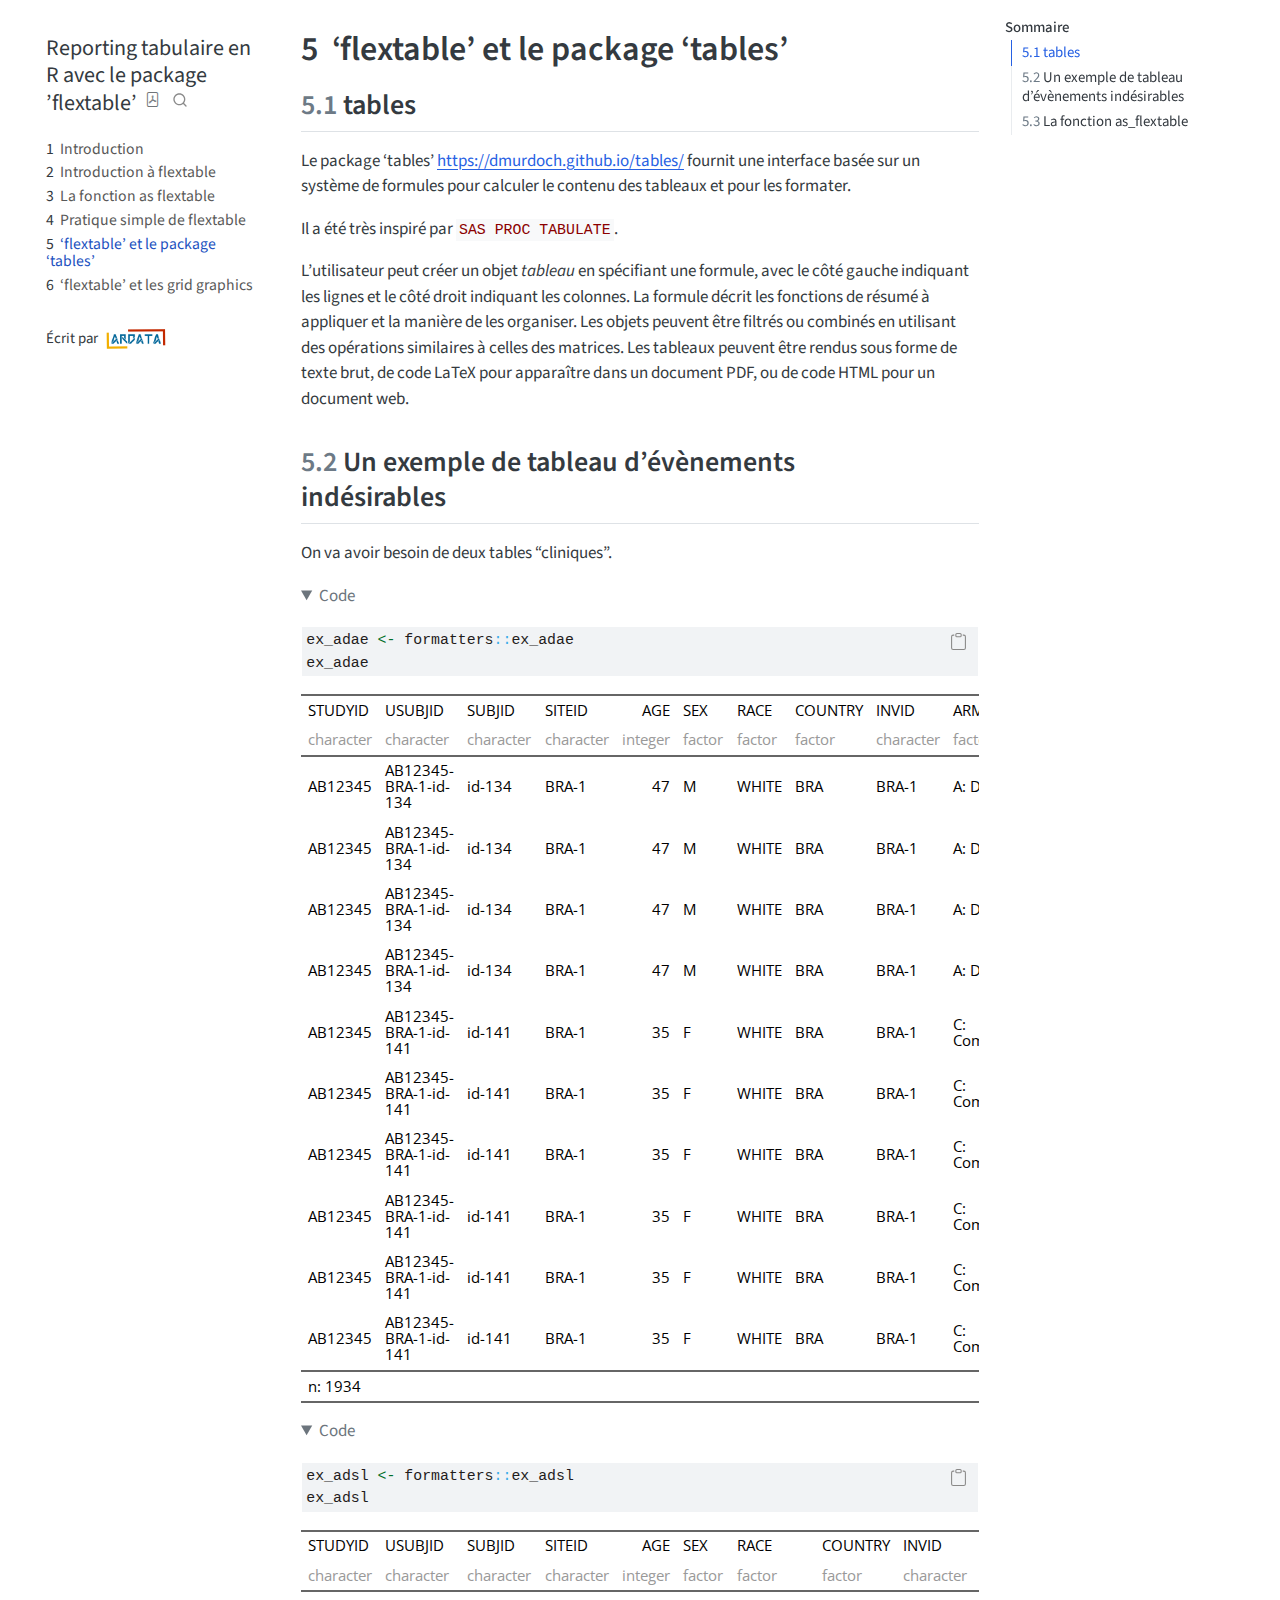
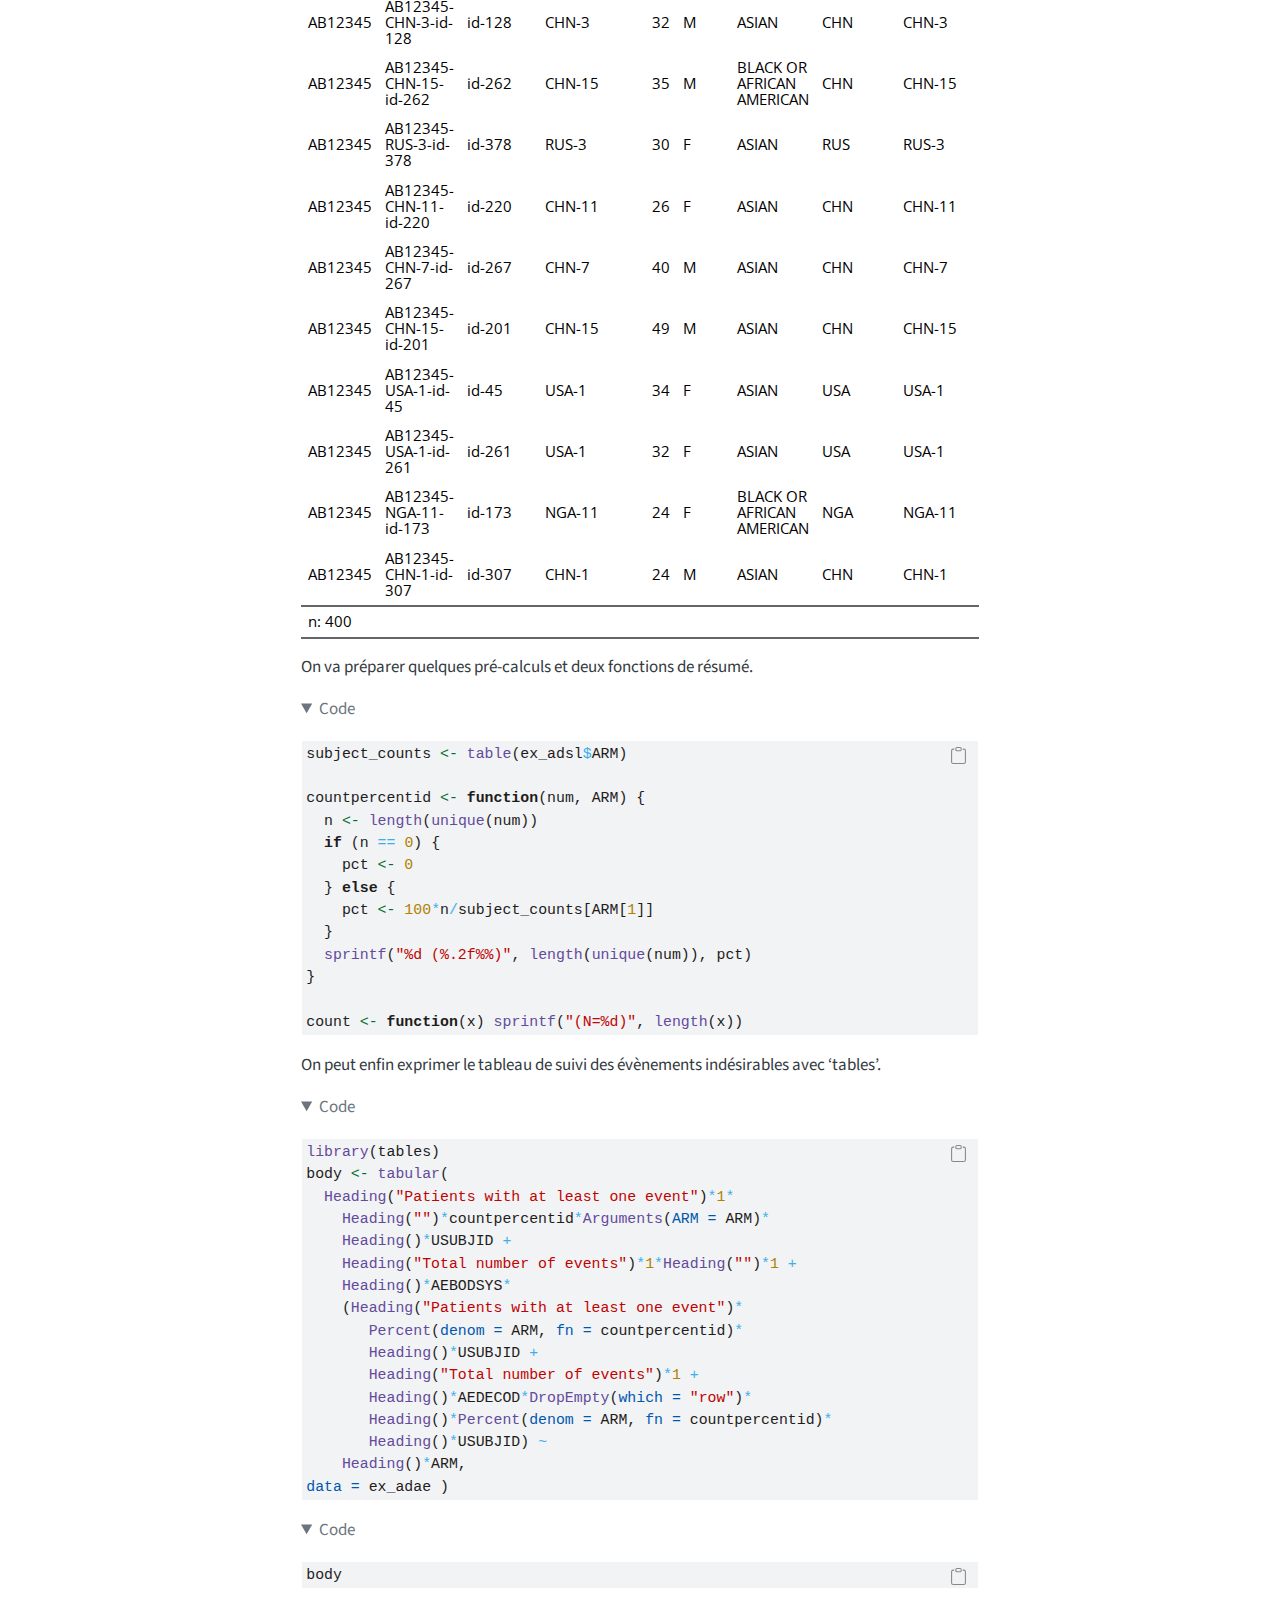
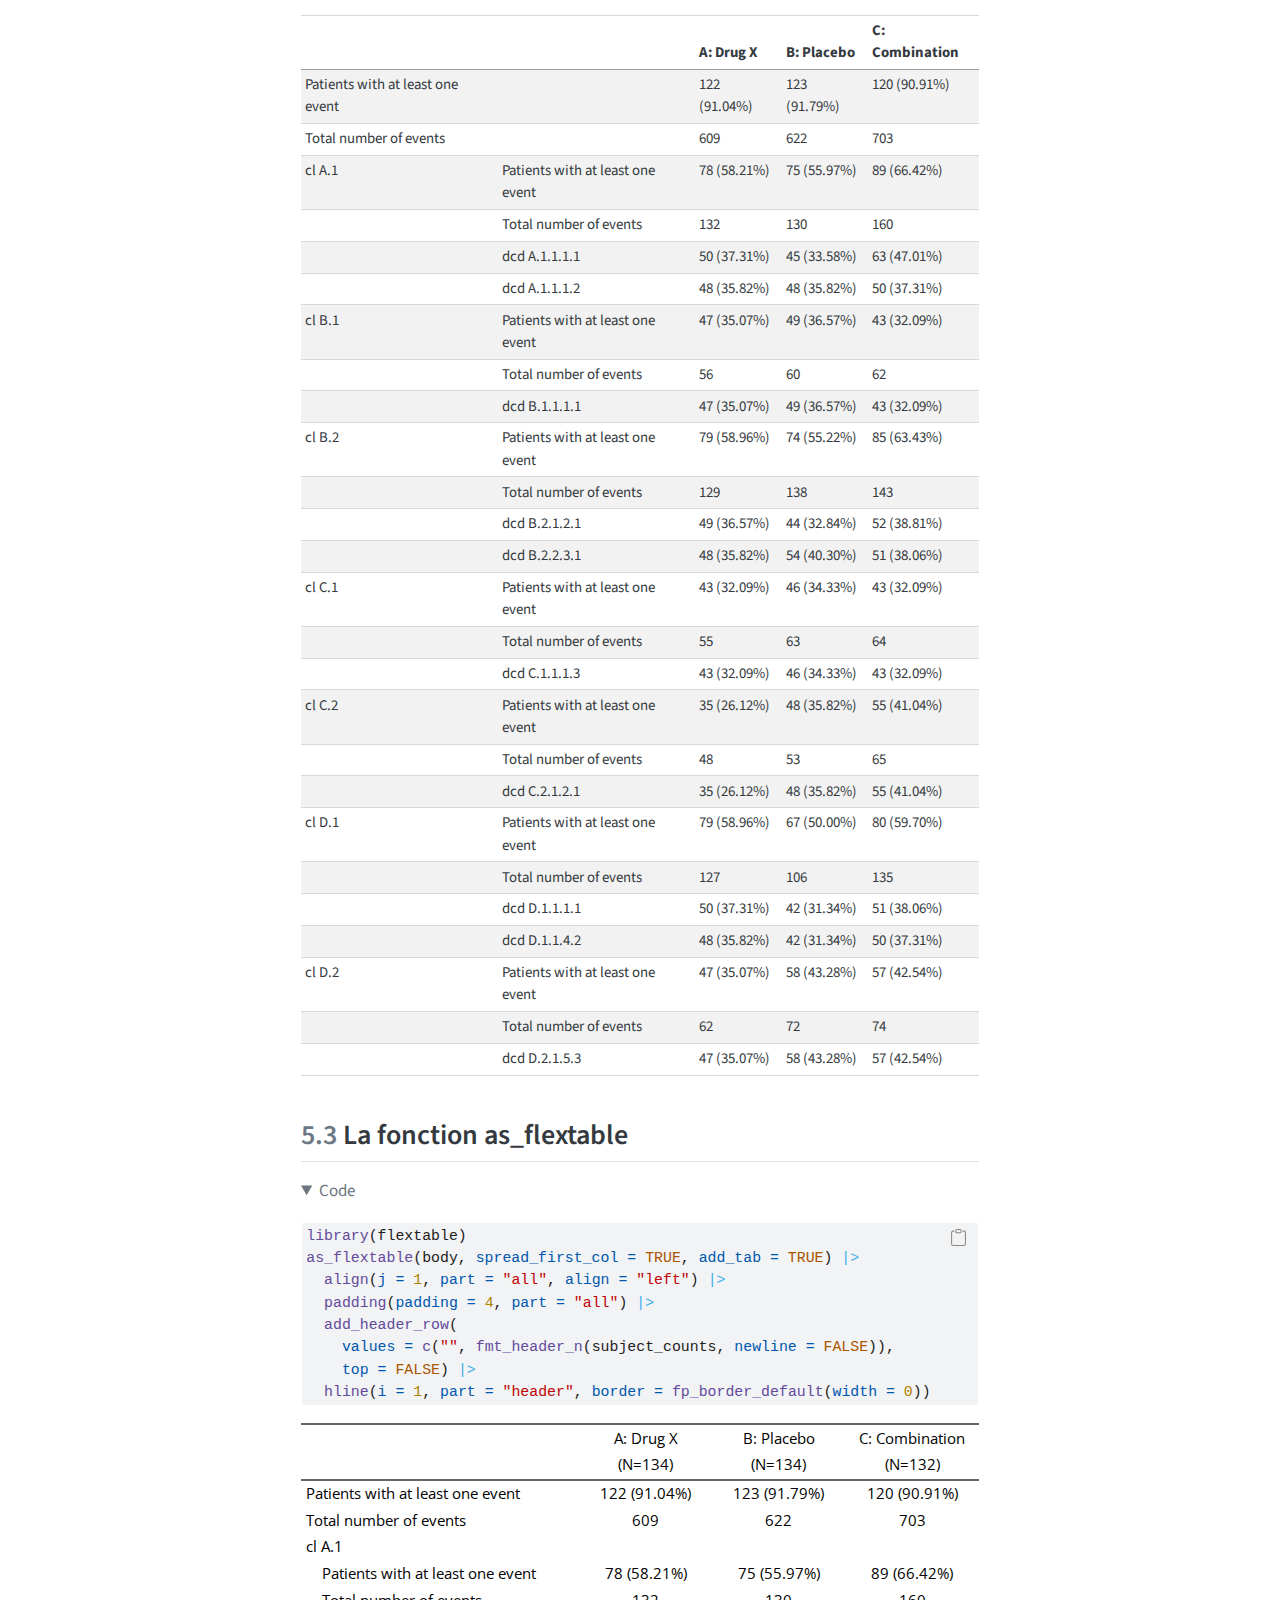
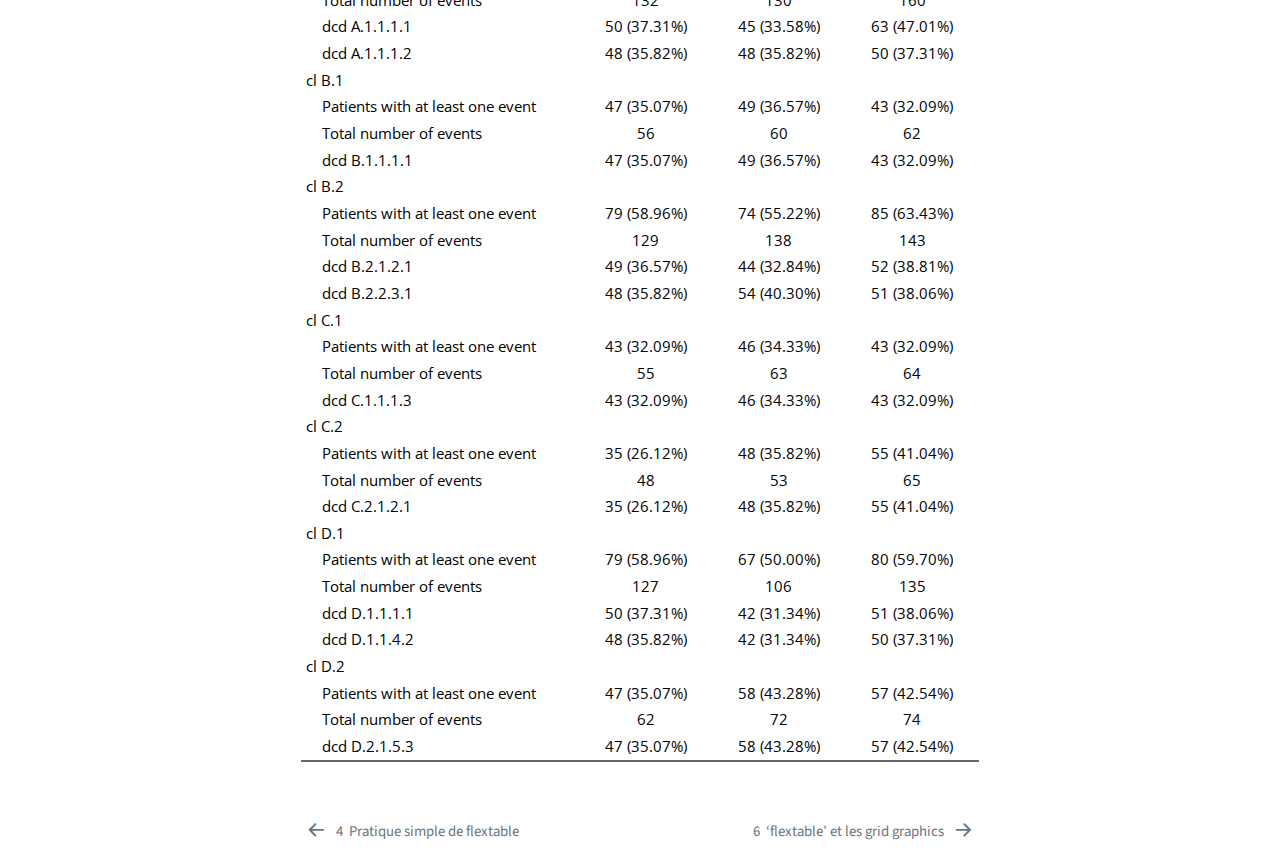
<file: 04-as-flextable-tables.html>
<!DOCTYPE html>
<html xmlns="http://www.w3.org/1999/xhtml" lang="fr" xml:lang="fr"><head>

<meta charset="utf-8">
<meta name="generator" content="quarto-1.6.39">

<meta name="viewport" content="width=device-width, initial-scale=1.0, user-scalable=yes">


<title>5&nbsp; ‘flextable’ et le package ‘tables’ – Reporting tabulaire en R avec le package ’flextable’</title>
<style>
code{white-space: pre-wrap;}
span.smallcaps{font-variant: small-caps;}
div.columns{display: flex; gap: min(4vw, 1.5em);}
div.column{flex: auto; overflow-x: auto;}
div.hanging-indent{margin-left: 1.5em; text-indent: -1.5em;}
ul.task-list{list-style: none;}
ul.task-list li input[type="checkbox"] {
  width: 0.8em;
  margin: 0 0.8em 0.2em -1em; /* quarto-specific, see https://github.com/quarto-dev/quarto-cli/issues/4556 */ 
  vertical-align: middle;
}
/* CSS for syntax highlighting */
pre > code.sourceCode { white-space: pre; position: relative; }
pre > code.sourceCode > span { line-height: 1.25; }
pre > code.sourceCode > span:empty { height: 1.2em; }
.sourceCode { overflow: visible; }
code.sourceCode > span { color: inherit; text-decoration: inherit; }
div.sourceCode { margin: 1em 0; }
pre.sourceCode { margin: 0; }
@media screen {
div.sourceCode { overflow: auto; }
}
@media print {
pre > code.sourceCode { white-space: pre-wrap; }
pre > code.sourceCode > span { display: inline-block; text-indent: -5em; padding-left: 5em; }
}
pre.numberSource code
  { counter-reset: source-line 0; }
pre.numberSource code > span
  { position: relative; left: -4em; counter-increment: source-line; }
pre.numberSource code > span > a:first-child::before
  { content: counter(source-line);
    position: relative; left: -1em; text-align: right; vertical-align: baseline;
    border: none; display: inline-block;
    -webkit-touch-callout: none; -webkit-user-select: none;
    -khtml-user-select: none; -moz-user-select: none;
    -ms-user-select: none; user-select: none;
    padding: 0 4px; width: 4em;
  }
pre.numberSource { margin-left: 3em;  padding-left: 4px; }
div.sourceCode
  {   }
@media screen {
pre > code.sourceCode > span > a:first-child::before { text-decoration: underline; }
}
</style>


<script src="site_libs/quarto-nav/quarto-nav.js"></script>
<script src="site_libs/quarto-nav/headroom.min.js"></script>
<script src="site_libs/clipboard/clipboard.min.js"></script>
<script src="site_libs/quarto-search/autocomplete.umd.js"></script>
<script src="site_libs/quarto-search/fuse.min.js"></script>
<script src="site_libs/quarto-search/quarto-search.js"></script>
<meta name="quarto:offset" content="./">
<link href="./05-grid.html" rel="next">
<link href="./03-flextable-exo.html" rel="prev">
<link href="./static/assets/img/favicon-32x32.png" rel="icon" type="image/png">
<script src="site_libs/quarto-html/quarto.js"></script>
<script src="site_libs/quarto-html/popper.min.js"></script>
<script src="site_libs/quarto-html/tippy.umd.min.js"></script>
<script src="site_libs/quarto-html/anchor.min.js"></script>
<link href="site_libs/quarto-html/tippy.css" rel="stylesheet">
<link href="site_libs/quarto-html/quarto-syntax-highlighting-a0b8f7824cab871fe7735f1fe8ba4cd9.css" rel="stylesheet" id="quarto-text-highlighting-styles">
<script src="site_libs/bootstrap/bootstrap.min.js"></script>
<link href="site_libs/bootstrap/bootstrap-icons.css" rel="stylesheet">
<link href="site_libs/bootstrap/bootstrap-0a9f4f3ac1289f99411244dcb7e12de9.min.css" rel="stylesheet" append-hash="true" id="quarto-bootstrap" data-mode="light">
<script id="quarto-search-options" type="application/json">{
  "location": "sidebar",
  "copy-button": false,
  "collapse-after": 3,
  "panel-placement": "start",
  "type": "overlay",
  "limit": 50,
  "keyboard-shortcut": [
    "f",
    "/",
    "s"
  ],
  "language": {
    "search-no-results-text": "Pas de résultats",
    "search-matching-documents-text": "documents trouvés",
    "search-copy-link-title": "Copier le lien vers la recherche",
    "search-hide-matches-text": "Cacher les correspondances additionnelles",
    "search-more-match-text": "correspondance de plus dans ce document",
    "search-more-matches-text": "correspondances de plus dans ce document",
    "search-clear-button-title": "Effacer",
    "search-text-placeholder": "",
    "search-detached-cancel-button-title": "Annuler",
    "search-submit-button-title": "Envoyer",
    "search-label": "Recherche"
  }
}</script>
<link href="site_libs/tabwid-1.1.3/tabwid.css" rel="stylesheet">
<script src="site_libs/tabwid-1.1.3/tabwid.js"></script>
<link href="site_libs/open-sans-0.4.1/css/open-sans.css" rel="stylesheet">


<link rel="stylesheet" href="static/assets/fonts/google/css/fira-code.css">
<link rel="stylesheet" href="static/assets/fonts/google/css/fira-sans-condensed.css">
<link rel="stylesheet" href="static/assets/css/style.css">
</head>

<body class="nav-sidebar floating">

<div id="quarto-search-results"></div>
  <header id="quarto-header" class="headroom fixed-top">
  <nav class="quarto-secondary-nav">
    <div class="container-fluid d-flex">
      <button type="button" class="quarto-btn-toggle btn" data-bs-toggle="collapse" role="button" data-bs-target=".quarto-sidebar-collapse-item" aria-controls="quarto-sidebar" aria-expanded="false" aria-label="Basculer la barre latérale" onclick="if (window.quartoToggleHeadroom) { window.quartoToggleHeadroom(); }">
        <i class="bi bi-layout-text-sidebar-reverse"></i>
      </button>
        <nav class="quarto-page-breadcrumbs" aria-label="breadcrumb"><ol class="breadcrumb"><li class="breadcrumb-item"><a href="./04-as-flextable-tables.html"><span class="chapter-number">5</span>&nbsp; <span class="chapter-title">‘flextable’ et le package ‘tables’</span></a></li></ol></nav>
        <a class="flex-grow-1" role="navigation" data-bs-toggle="collapse" data-bs-target=".quarto-sidebar-collapse-item" aria-controls="quarto-sidebar" aria-expanded="false" aria-label="Basculer la barre latérale" onclick="if (window.quartoToggleHeadroom) { window.quartoToggleHeadroom(); }">      
        </a>
      <button type="button" class="btn quarto-search-button" aria-label="Recherche" onclick="window.quartoOpenSearch();">
        <i class="bi bi-search"></i>
      </button>
    </div>
  </nav>
</header>
<!-- content -->
<div id="quarto-content" class="quarto-container page-columns page-rows-contents page-layout-article">
<!-- sidebar -->
  <nav id="quarto-sidebar" class="sidebar collapse collapse-horizontal quarto-sidebar-collapse-item sidebar-navigation floating overflow-auto">
    <div class="pt-lg-2 mt-2 text-left sidebar-header">
    <div class="sidebar-title mb-0 py-0">
      <a href="./">Reporting tabulaire en R avec le package ’flextable’</a> 
        <div class="sidebar-tools-main">
    <a href="./Reporting-tabulaire-en-R-avec-le-package-’flextable’.pdf" title="Download PDF" class="quarto-navigation-tool px-1" aria-label="Download PDF"><i class="bi bi-file-pdf"></i></a>
    <div id="quarto-search" class="quarto-navigation-tool px-1" title="Recherche"></div>
</div>
    </div>
      </div>
    <div class="sidebar-menu-container"> 
    <ul class="list-unstyled mt-1">
        <li class="sidebar-item">
  <div class="sidebar-item-container"> 
  <a href="./index.html" class="sidebar-item-text sidebar-link">
 <span class="menu-text"><span class="chapter-number">1</span>&nbsp; <span class="chapter-title">Introduction</span></span></a>
  </div>
</li>
        <li class="sidebar-item">
  <div class="sidebar-item-container"> 
  <a href="./01-flextable-intro.html" class="sidebar-item-text sidebar-link">
 <span class="menu-text"><span class="chapter-number">2</span>&nbsp; <span class="chapter-title">Introduction à flextable</span></span></a>
  </div>
</li>
        <li class="sidebar-item">
  <div class="sidebar-item-container"> 
  <a href="./02-as-flextable.html" class="sidebar-item-text sidebar-link">
 <span class="menu-text"><span class="chapter-number">3</span>&nbsp; <span class="chapter-title">La fonction as flextable</span></span></a>
  </div>
</li>
        <li class="sidebar-item">
  <div class="sidebar-item-container"> 
  <a href="./03-flextable-exo.html" class="sidebar-item-text sidebar-link">
 <span class="menu-text"><span class="chapter-number">4</span>&nbsp; <span class="chapter-title">Pratique simple de flextable</span></span></a>
  </div>
</li>
        <li class="sidebar-item">
  <div class="sidebar-item-container"> 
  <a href="./04-as-flextable-tables.html" class="sidebar-item-text sidebar-link active">
 <span class="menu-text"><span class="chapter-number">5</span>&nbsp; <span class="chapter-title">‘flextable’ et le package ‘tables’</span></span></a>
  </div>
</li>
        <li class="sidebar-item">
  <div class="sidebar-item-container"> 
  <a href="./05-grid.html" class="sidebar-item-text sidebar-link">
 <span class="menu-text"><span class="chapter-number">6</span>&nbsp; <span class="chapter-title">‘flextable’ et les grid graphics</span></span></a>
  </div>
</li>
    </ul>
    </div>
<div class="quarto-sidebar-footer"><div class="sidebar-footer-item">
<p>Écrit par <a href="https://www.ardata.fr/"><img src="static/assets/img/ardata-logo.png" class="img-fluid" alt="ArData" width="70"></a></p>
</div></div></nav>
<div id="quarto-sidebar-glass" class="quarto-sidebar-collapse-item" data-bs-toggle="collapse" data-bs-target=".quarto-sidebar-collapse-item"></div>
<!-- margin-sidebar -->
    <div id="quarto-margin-sidebar" class="sidebar margin-sidebar">
        <nav id="TOC" role="doc-toc" class="toc-active" data-toc-expanded="99">
    <h2 id="toc-title">Sommaire</h2>
   
  <ul>
  <li><a href="#tables" id="toc-tables" class="nav-link active" data-scroll-target="#tables"><span class="header-section-number">5.1</span> tables</a></li>
  <li><a href="#un-exemple-de-tableau-dévènements-indésirables" id="toc-un-exemple-de-tableau-dévènements-indésirables" class="nav-link" data-scroll-target="#un-exemple-de-tableau-dévènements-indésirables"><span class="header-section-number">5.2</span> Un exemple de tableau d’évènements indésirables</a></li>
  <li><a href="#la-fonction-as_flextable" id="toc-la-fonction-as_flextable" class="nav-link" data-scroll-target="#la-fonction-as_flextable"><span class="header-section-number">5.3</span> La fonction as_flextable</a></li>
  </ul>
</nav>
    </div>
<!-- main -->
<main class="content" id="quarto-document-content">

<header id="title-block-header" class="quarto-title-block default">
<div class="quarto-title">
<h1 class="title"><span class="chapter-number">5</span>&nbsp; <span class="chapter-title">‘flextable’ et le package ‘tables’</span></h1>
</div>



<div class="quarto-title-meta">

    
  
    
  </div>
  


</header>


<section id="tables" class="level2" data-number="5.1">
<h2 data-number="5.1" class="anchored" data-anchor-id="tables"><span class="header-section-number">5.1</span> tables</h2>
<p>Le package ‘tables’ <a href="https://dmurdoch.github.io/tables/" class="uri">https://dmurdoch.github.io/tables/</a> fournit une interface basée sur un système de formules pour calculer le contenu des tableaux et pour les formater.</p>
<p>Il a été très inspiré par <code>SAS PROC TABULATE</code>.</p>
<p>L’utilisateur peut créer un objet <em>tableau</em> en spécifiant une formule, avec le côté gauche indiquant les lignes et le côté droit indiquant les colonnes. La formule décrit les fonctions de résumé à appliquer et la manière de les organiser. Les objets peuvent être filtrés ou combinés en utilisant des opérations similaires à celles des matrices. Les tableaux peuvent être rendus sous forme de texte brut, de code LaTeX pour apparaître dans un document PDF, ou de code HTML pour un document web.</p>
</section>
<section id="un-exemple-de-tableau-dévènements-indésirables" class="level2" data-number="5.2">
<h2 data-number="5.2" class="anchored" data-anchor-id="un-exemple-de-tableau-dévènements-indésirables"><span class="header-section-number">5.2</span> Un exemple de tableau d’évènements indésirables</h2>
<p>On va avoir besoin de deux tables “cliniques”.</p>
<div class="cell">
<details open="" class="code-fold">
<summary>Code</summary>
<div class="sourceCode cell-code" id="cb1"><pre class="sourceCode r code-with-copy"><code class="sourceCode r"><span id="cb1-1"><a href="#cb1-1" aria-hidden="true" tabindex="-1"></a>ex_adae <span class="ot">&lt;-</span> formatters<span class="sc">::</span>ex_adae</span>
<span id="cb1-2"><a href="#cb1-2" aria-hidden="true" tabindex="-1"></a>ex_adae</span></code><button title="Copier vers le presse-papier" class="code-copy-button"><i class="bi"></i></button></pre></div>
</details>
<div class="cell-output-display">
<div class="tabwid" style="overflow-x:auto;width:100%;"><style>.cl-7c09e1a2{}.cl-7bffa19c{font-family:'Open Sans';font-size:11pt;font-weight:normal;font-style:normal;text-decoration:none;color:rgba(0, 0, 0, 1.00);background-color:transparent;}.cl-7bffa1a6{font-family:'Open Sans';font-size:11pt;font-weight:normal;font-style:normal;text-decoration:none;color:rgba(153, 153, 153, 1.00);background-color:transparent;}.cl-7c030486{margin:0;text-align:left;border-bottom: 0 solid rgba(0, 0, 0, 1.00);border-top: 0 solid rgba(0, 0, 0, 1.00);border-left: 0 solid rgba(0, 0, 0, 1.00);border-right: 0 solid rgba(0, 0, 0, 1.00);padding-bottom:5pt;padding-top:5pt;padding-left:5pt;padding-right:5pt;line-height: 1;background-color:transparent;}.cl-7c03049a{margin:0;text-align:right;border-bottom: 0 solid rgba(0, 0, 0, 1.00);border-top: 0 solid rgba(0, 0, 0, 1.00);border-left: 0 solid rgba(0, 0, 0, 1.00);border-right: 0 solid rgba(0, 0, 0, 1.00);padding-bottom:5pt;padding-top:5pt;padding-left:5pt;padding-right:5pt;line-height: 1;background-color:transparent;}.cl-7c032cae{width:0.96in;background-color:transparent;vertical-align: middle;border-bottom: 0 solid rgba(102, 102, 102, 1.00);border-top: 1.5pt solid rgba(102, 102, 102, 1.00);border-left: 0 solid rgba(0, 0, 0, 1.00);border-right: 0 solid rgba(0, 0, 0, 1.00);margin-bottom:0;margin-top:0;margin-left:0;margin-right:0;}.cl-7c032cb8{width:1.885in;background-color:transparent;vertical-align: middle;border-bottom: 0 solid rgba(102, 102, 102, 1.00);border-top: 1.5pt solid rgba(102, 102, 102, 1.00);border-left: 0 solid rgba(0, 0, 0, 1.00);border-right: 0 solid rgba(0, 0, 0, 1.00);margin-bottom:0;margin-top:0;margin-left:0;margin-right:0;}.cl-7c032cb9{width:0.789in;background-color:transparent;vertical-align: middle;border-bottom: 0 solid rgba(102, 102, 102, 1.00);border-top: 1.5pt solid rgba(102, 102, 102, 1.00);border-left: 0 solid rgba(0, 0, 0, 1.00);border-right: 0 solid rgba(0, 0, 0, 1.00);margin-bottom:0;margin-top:0;margin-left:0;margin-right:0;}.cl-7c032cba{width:0.75in;background-color:transparent;vertical-align: middle;border-bottom: 0 solid rgba(102, 102, 102, 1.00);border-top: 1.5pt solid rgba(102, 102, 102, 1.00);border-left: 0 solid rgba(0, 0, 0, 1.00);border-right: 0 solid rgba(0, 0, 0, 1.00);margin-bottom:0;margin-top:0;margin-left:0;margin-right:0;}.cl-7c032cc2{width:0.751in;background-color:transparent;vertical-align: middle;border-bottom: 0 solid rgba(102, 102, 102, 1.00);border-top: 1.5pt solid rgba(102, 102, 102, 1.00);border-left: 0 solid rgba(0, 0, 0, 1.00);border-right: 0 solid rgba(0, 0, 0, 1.00);margin-bottom:0;margin-top:0;margin-left:0;margin-right:0;}.cl-7c032cc3{width:0.991in;background-color:transparent;vertical-align: middle;border-bottom: 0 solid rgba(102, 102, 102, 1.00);border-top: 1.5pt solid rgba(102, 102, 102, 1.00);border-left: 0 solid rgba(0, 0, 0, 1.00);border-right: 0 solid rgba(0, 0, 0, 1.00);margin-bottom:0;margin-top:0;margin-left:0;margin-right:0;}.cl-7c032cc4{width:1.38in;background-color:transparent;vertical-align: middle;border-bottom: 0 solid rgba(102, 102, 102, 1.00);border-top: 1.5pt solid rgba(102, 102, 102, 1.00);border-left: 0 solid rgba(0, 0, 0, 1.00);border-right: 0 solid rgba(0, 0, 0, 1.00);margin-bottom:0;margin-top:0;margin-left:0;margin-right:0;}.cl-7c032ccc{width:0.821in;background-color:transparent;vertical-align: middle;border-bottom: 0 solid rgba(102, 102, 102, 1.00);border-top: 1.5pt solid rgba(102, 102, 102, 1.00);border-left: 0 solid rgba(0, 0, 0, 1.00);border-right: 0 solid rgba(0, 0, 0, 1.00);margin-bottom:0;margin-top:0;margin-left:0;margin-right:0;}.cl-7c032ccd{width:1.098in;background-color:transparent;vertical-align: middle;border-bottom: 0 solid rgba(102, 102, 102, 1.00);border-top: 1.5pt solid rgba(102, 102, 102, 1.00);border-left: 0 solid rgba(0, 0, 0, 1.00);border-right: 0 solid rgba(0, 0, 0, 1.00);margin-bottom:0;margin-top:0;margin-left:0;margin-right:0;}.cl-7c032cce{width:0.912in;background-color:transparent;vertical-align: middle;border-bottom: 0 solid rgba(102, 102, 102, 1.00);border-top: 1.5pt solid rgba(102, 102, 102, 1.00);border-left: 0 solid rgba(0, 0, 0, 1.00);border-right: 0 solid rgba(0, 0, 0, 1.00);margin-bottom:0;margin-top:0;margin-left:0;margin-right:0;}.cl-7c032ccf{width:0.891in;background-color:transparent;vertical-align: middle;border-bottom: 0 solid rgba(102, 102, 102, 1.00);border-top: 1.5pt solid rgba(102, 102, 102, 1.00);border-left: 0 solid rgba(0, 0, 0, 1.00);border-right: 0 solid rgba(0, 0, 0, 1.00);margin-bottom:0;margin-top:0;margin-left:0;margin-right:0;}.cl-7c032cd6{width:0.891in;background-color:transparent;vertical-align: middle;border-bottom: 0 solid rgba(102, 102, 102, 1.00);border-top: 1.5pt solid rgba(102, 102, 102, 1.00);border-left: 0 solid rgba(0, 0, 0, 1.00);border-right: 0 solid rgba(0, 0, 0, 1.00);margin-bottom:0;margin-top:0;margin-left:0;margin-right:0;}.cl-7c032cd7{width:0.988in;background-color:transparent;vertical-align: middle;border-bottom: 0 solid rgba(102, 102, 102, 1.00);border-top: 1.5pt solid rgba(102, 102, 102, 1.00);border-left: 0 solid rgba(0, 0, 0, 1.00);border-right: 0 solid rgba(0, 0, 0, 1.00);margin-bottom:0;margin-top:0;margin-left:0;margin-right:0;}.cl-7c032cd8{width:0.894in;background-color:transparent;vertical-align: middle;border-bottom: 0 solid rgba(102, 102, 102, 1.00);border-top: 1.5pt solid rgba(102, 102, 102, 1.00);border-left: 0 solid rgba(0, 0, 0, 1.00);border-right: 0 solid rgba(0, 0, 0, 1.00);margin-bottom:0;margin-top:0;margin-left:0;margin-right:0;}.cl-7c032cd9{width:1.082in;background-color:transparent;vertical-align: middle;border-bottom: 0 solid rgba(102, 102, 102, 1.00);border-top: 1.5pt solid rgba(102, 102, 102, 1.00);border-left: 0 solid rgba(0, 0, 0, 1.00);border-right: 0 solid rgba(0, 0, 0, 1.00);margin-bottom:0;margin-top:0;margin-left:0;margin-right:0;}.cl-7c032ce0{width:1.726in;background-color:transparent;vertical-align: middle;border-bottom: 0 solid rgba(102, 102, 102, 1.00);border-top: 1.5pt solid rgba(102, 102, 102, 1.00);border-left: 0 solid rgba(0, 0, 0, 1.00);border-right: 0 solid rgba(0, 0, 0, 1.00);margin-bottom:0;margin-top:0;margin-left:0;margin-right:0;}.cl-7c032ce1{width:1.174in;background-color:transparent;vertical-align: middle;border-bottom: 0 solid rgba(102, 102, 102, 1.00);border-top: 1.5pt solid rgba(102, 102, 102, 1.00);border-left: 0 solid rgba(0, 0, 0, 1.00);border-right: 0 solid rgba(0, 0, 0, 1.00);margin-bottom:0;margin-top:0;margin-left:0;margin-right:0;}.cl-7c032ce2{width:0.936in;background-color:transparent;vertical-align: middle;border-bottom: 0 solid rgba(102, 102, 102, 1.00);border-top: 1.5pt solid rgba(102, 102, 102, 1.00);border-left: 0 solid rgba(0, 0, 0, 1.00);border-right: 0 solid rgba(0, 0, 0, 1.00);margin-bottom:0;margin-top:0;margin-left:0;margin-right:0;}.cl-7c032ce3{width:1.728in;background-color:transparent;vertical-align: middle;border-bottom: 0 solid rgba(102, 102, 102, 1.00);border-top: 1.5pt solid rgba(102, 102, 102, 1.00);border-left: 0 solid rgba(0, 0, 0, 1.00);border-right: 0 solid rgba(0, 0, 0, 1.00);margin-bottom:0;margin-top:0;margin-left:0;margin-right:0;}.cl-7c032cea{width:1.204in;background-color:transparent;vertical-align: middle;border-bottom: 0 solid rgba(102, 102, 102, 1.00);border-top: 1.5pt solid rgba(102, 102, 102, 1.00);border-left: 0 solid rgba(0, 0, 0, 1.00);border-right: 0 solid rgba(0, 0, 0, 1.00);margin-bottom:0;margin-top:0;margin-left:0;margin-right:0;}.cl-7c032ceb{width:1.077in;background-color:transparent;vertical-align: middle;border-bottom: 0 solid rgba(102, 102, 102, 1.00);border-top: 1.5pt solid rgba(102, 102, 102, 1.00);border-left: 0 solid rgba(0, 0, 0, 1.00);border-right: 0 solid rgba(0, 0, 0, 1.00);margin-bottom:0;margin-top:0;margin-left:0;margin-right:0;}.cl-7c032cec{width:1.206in;background-color:transparent;vertical-align: middle;border-bottom: 0 solid rgba(102, 102, 102, 1.00);border-top: 1.5pt solid rgba(102, 102, 102, 1.00);border-left: 0 solid rgba(0, 0, 0, 1.00);border-right: 0 solid rgba(0, 0, 0, 1.00);margin-bottom:0;margin-top:0;margin-left:0;margin-right:0;}.cl-7c032ced{width:1.005in;background-color:transparent;vertical-align: middle;border-bottom: 0 solid rgba(102, 102, 102, 1.00);border-top: 1.5pt solid rgba(102, 102, 102, 1.00);border-left: 0 solid rgba(0, 0, 0, 1.00);border-right: 0 solid rgba(0, 0, 0, 1.00);margin-bottom:0;margin-top:0;margin-left:0;margin-right:0;}.cl-7c032cf4{width:0.96in;background-color:transparent;vertical-align: middle;border-bottom: 0 solid rgba(102, 102, 102, 1.00);border-top: 1.5pt solid rgba(102, 102, 102, 1.00);border-left: 0 solid rgba(0, 0, 0, 1.00);border-right: 0 solid rgba(0, 0, 0, 1.00);margin-bottom:0;margin-top:0;margin-left:0;margin-right:0;}.cl-7c032cf5{width:1.048in;background-color:transparent;vertical-align: middle;border-bottom: 0 solid rgba(102, 102, 102, 1.00);border-top: 1.5pt solid rgba(102, 102, 102, 1.00);border-left: 0 solid rgba(0, 0, 0, 1.00);border-right: 0 solid rgba(0, 0, 0, 1.00);margin-bottom:0;margin-top:0;margin-left:0;margin-right:0;}.cl-7c032cfe{width:0.766in;background-color:transparent;vertical-align: middle;border-bottom: 0 solid rgba(102, 102, 102, 1.00);border-top: 1.5pt solid rgba(102, 102, 102, 1.00);border-left: 0 solid rgba(0, 0, 0, 1.00);border-right: 0 solid rgba(0, 0, 0, 1.00);margin-bottom:0;margin-top:0;margin-left:0;margin-right:0;}.cl-7c032cff{width:1.097in;background-color:transparent;vertical-align: middle;border-bottom: 0 solid rgba(102, 102, 102, 1.00);border-top: 1.5pt solid rgba(102, 102, 102, 1.00);border-left: 0 solid rgba(0, 0, 0, 1.00);border-right: 0 solid rgba(0, 0, 0, 1.00);margin-bottom:0;margin-top:0;margin-left:0;margin-right:0;}.cl-7c032d00{width:0.963in;background-color:transparent;vertical-align: middle;border-bottom: 0 solid rgba(102, 102, 102, 1.00);border-top: 1.5pt solid rgba(102, 102, 102, 1.00);border-left: 0 solid rgba(0, 0, 0, 1.00);border-right: 0 solid rgba(0, 0, 0, 1.00);margin-bottom:0;margin-top:0;margin-left:0;margin-right:0;}.cl-7c032d01{width:0.96in;background-color:transparent;vertical-align: middle;border-bottom: 1.5pt solid rgba(102, 102, 102, 1.00);border-top: 0 solid rgba(102, 102, 102, 1.00);border-left: 0 solid rgba(0, 0, 0, 1.00);border-right: 0 solid rgba(0, 0, 0, 1.00);margin-bottom:0;margin-top:0;margin-left:0;margin-right:0;}.cl-7c032d02{width:1.885in;background-color:transparent;vertical-align: middle;border-bottom: 1.5pt solid rgba(102, 102, 102, 1.00);border-top: 0 solid rgba(102, 102, 102, 1.00);border-left: 0 solid rgba(0, 0, 0, 1.00);border-right: 0 solid rgba(0, 0, 0, 1.00);margin-bottom:0;margin-top:0;margin-left:0;margin-right:0;}.cl-7c032d08{width:0.789in;background-color:transparent;vertical-align: middle;border-bottom: 1.5pt solid rgba(102, 102, 102, 1.00);border-top: 0 solid rgba(102, 102, 102, 1.00);border-left: 0 solid rgba(0, 0, 0, 1.00);border-right: 0 solid rgba(0, 0, 0, 1.00);margin-bottom:0;margin-top:0;margin-left:0;margin-right:0;}.cl-7c032d09{width:0.75in;background-color:transparent;vertical-align: middle;border-bottom: 1.5pt solid rgba(102, 102, 102, 1.00);border-top: 0 solid rgba(102, 102, 102, 1.00);border-left: 0 solid rgba(0, 0, 0, 1.00);border-right: 0 solid rgba(0, 0, 0, 1.00);margin-bottom:0;margin-top:0;margin-left:0;margin-right:0;}.cl-7c032d12{width:0.751in;background-color:transparent;vertical-align: middle;border-bottom: 1.5pt solid rgba(102, 102, 102, 1.00);border-top: 0 solid rgba(102, 102, 102, 1.00);border-left: 0 solid rgba(0, 0, 0, 1.00);border-right: 0 solid rgba(0, 0, 0, 1.00);margin-bottom:0;margin-top:0;margin-left:0;margin-right:0;}.cl-7c032d13{width:0.991in;background-color:transparent;vertical-align: middle;border-bottom: 1.5pt solid rgba(102, 102, 102, 1.00);border-top: 0 solid rgba(102, 102, 102, 1.00);border-left: 0 solid rgba(0, 0, 0, 1.00);border-right: 0 solid rgba(0, 0, 0, 1.00);margin-bottom:0;margin-top:0;margin-left:0;margin-right:0;}.cl-7c032d14{width:1.38in;background-color:transparent;vertical-align: middle;border-bottom: 1.5pt solid rgba(102, 102, 102, 1.00);border-top: 0 solid rgba(102, 102, 102, 1.00);border-left: 0 solid rgba(0, 0, 0, 1.00);border-right: 0 solid rgba(0, 0, 0, 1.00);margin-bottom:0;margin-top:0;margin-left:0;margin-right:0;}.cl-7c032d15{width:0.821in;background-color:transparent;vertical-align: middle;border-bottom: 1.5pt solid rgba(102, 102, 102, 1.00);border-top: 0 solid rgba(102, 102, 102, 1.00);border-left: 0 solid rgba(0, 0, 0, 1.00);border-right: 0 solid rgba(0, 0, 0, 1.00);margin-bottom:0;margin-top:0;margin-left:0;margin-right:0;}.cl-7c032d16{width:1.098in;background-color:transparent;vertical-align: middle;border-bottom: 1.5pt solid rgba(102, 102, 102, 1.00);border-top: 0 solid rgba(102, 102, 102, 1.00);border-left: 0 solid rgba(0, 0, 0, 1.00);border-right: 0 solid rgba(0, 0, 0, 1.00);margin-bottom:0;margin-top:0;margin-left:0;margin-right:0;}.cl-7c032d1c{width:0.912in;background-color:transparent;vertical-align: middle;border-bottom: 1.5pt solid rgba(102, 102, 102, 1.00);border-top: 0 solid rgba(102, 102, 102, 1.00);border-left: 0 solid rgba(0, 0, 0, 1.00);border-right: 0 solid rgba(0, 0, 0, 1.00);margin-bottom:0;margin-top:0;margin-left:0;margin-right:0;}.cl-7c032d1d{width:0.891in;background-color:transparent;vertical-align: middle;border-bottom: 1.5pt solid rgba(102, 102, 102, 1.00);border-top: 0 solid rgba(102, 102, 102, 1.00);border-left: 0 solid rgba(0, 0, 0, 1.00);border-right: 0 solid rgba(0, 0, 0, 1.00);margin-bottom:0;margin-top:0;margin-left:0;margin-right:0;}.cl-7c032d26{width:0.891in;background-color:transparent;vertical-align: middle;border-bottom: 1.5pt solid rgba(102, 102, 102, 1.00);border-top: 0 solid rgba(102, 102, 102, 1.00);border-left: 0 solid rgba(0, 0, 0, 1.00);border-right: 0 solid rgba(0, 0, 0, 1.00);margin-bottom:0;margin-top:0;margin-left:0;margin-right:0;}.cl-7c032d27{width:0.988in;background-color:transparent;vertical-align: middle;border-bottom: 1.5pt solid rgba(102, 102, 102, 1.00);border-top: 0 solid rgba(102, 102, 102, 1.00);border-left: 0 solid rgba(0, 0, 0, 1.00);border-right: 0 solid rgba(0, 0, 0, 1.00);margin-bottom:0;margin-top:0;margin-left:0;margin-right:0;}.cl-7c032d28{width:0.894in;background-color:transparent;vertical-align: middle;border-bottom: 1.5pt solid rgba(102, 102, 102, 1.00);border-top: 0 solid rgba(102, 102, 102, 1.00);border-left: 0 solid rgba(0, 0, 0, 1.00);border-right: 0 solid rgba(0, 0, 0, 1.00);margin-bottom:0;margin-top:0;margin-left:0;margin-right:0;}.cl-7c032d29{width:1.082in;background-color:transparent;vertical-align: middle;border-bottom: 1.5pt solid rgba(102, 102, 102, 1.00);border-top: 0 solid rgba(102, 102, 102, 1.00);border-left: 0 solid rgba(0, 0, 0, 1.00);border-right: 0 solid rgba(0, 0, 0, 1.00);margin-bottom:0;margin-top:0;margin-left:0;margin-right:0;}.cl-7c032d2a{width:1.726in;background-color:transparent;vertical-align: middle;border-bottom: 1.5pt solid rgba(102, 102, 102, 1.00);border-top: 0 solid rgba(102, 102, 102, 1.00);border-left: 0 solid rgba(0, 0, 0, 1.00);border-right: 0 solid rgba(0, 0, 0, 1.00);margin-bottom:0;margin-top:0;margin-left:0;margin-right:0;}.cl-7c032d30{width:1.174in;background-color:transparent;vertical-align: middle;border-bottom: 1.5pt solid rgba(102, 102, 102, 1.00);border-top: 0 solid rgba(102, 102, 102, 1.00);border-left: 0 solid rgba(0, 0, 0, 1.00);border-right: 0 solid rgba(0, 0, 0, 1.00);margin-bottom:0;margin-top:0;margin-left:0;margin-right:0;}.cl-7c032d31{width:0.936in;background-color:transparent;vertical-align: middle;border-bottom: 1.5pt solid rgba(102, 102, 102, 1.00);border-top: 0 solid rgba(102, 102, 102, 1.00);border-left: 0 solid rgba(0, 0, 0, 1.00);border-right: 0 solid rgba(0, 0, 0, 1.00);margin-bottom:0;margin-top:0;margin-left:0;margin-right:0;}.cl-7c032d3a{width:1.728in;background-color:transparent;vertical-align: middle;border-bottom: 1.5pt solid rgba(102, 102, 102, 1.00);border-top: 0 solid rgba(102, 102, 102, 1.00);border-left: 0 solid rgba(0, 0, 0, 1.00);border-right: 0 solid rgba(0, 0, 0, 1.00);margin-bottom:0;margin-top:0;margin-left:0;margin-right:0;}.cl-7c032d3b{width:1.204in;background-color:transparent;vertical-align: middle;border-bottom: 1.5pt solid rgba(102, 102, 102, 1.00);border-top: 0 solid rgba(102, 102, 102, 1.00);border-left: 0 solid rgba(0, 0, 0, 1.00);border-right: 0 solid rgba(0, 0, 0, 1.00);margin-bottom:0;margin-top:0;margin-left:0;margin-right:0;}.cl-7c032d3c{width:1.077in;background-color:transparent;vertical-align: middle;border-bottom: 1.5pt solid rgba(102, 102, 102, 1.00);border-top: 0 solid rgba(102, 102, 102, 1.00);border-left: 0 solid rgba(0, 0, 0, 1.00);border-right: 0 solid rgba(0, 0, 0, 1.00);margin-bottom:0;margin-top:0;margin-left:0;margin-right:0;}.cl-7c032d3d{width:1.206in;background-color:transparent;vertical-align: middle;border-bottom: 1.5pt solid rgba(102, 102, 102, 1.00);border-top: 0 solid rgba(102, 102, 102, 1.00);border-left: 0 solid rgba(0, 0, 0, 1.00);border-right: 0 solid rgba(0, 0, 0, 1.00);margin-bottom:0;margin-top:0;margin-left:0;margin-right:0;}.cl-7c032d44{width:1.005in;background-color:transparent;vertical-align: middle;border-bottom: 1.5pt solid rgba(102, 102, 102, 1.00);border-top: 0 solid rgba(102, 102, 102, 1.00);border-left: 0 solid rgba(0, 0, 0, 1.00);border-right: 0 solid rgba(0, 0, 0, 1.00);margin-bottom:0;margin-top:0;margin-left:0;margin-right:0;}.cl-7c032d45{width:0.96in;background-color:transparent;vertical-align: middle;border-bottom: 1.5pt solid rgba(102, 102, 102, 1.00);border-top: 0 solid rgba(102, 102, 102, 1.00);border-left: 0 solid rgba(0, 0, 0, 1.00);border-right: 0 solid rgba(0, 0, 0, 1.00);margin-bottom:0;margin-top:0;margin-left:0;margin-right:0;}.cl-7c032d46{width:1.048in;background-color:transparent;vertical-align: middle;border-bottom: 1.5pt solid rgba(102, 102, 102, 1.00);border-top: 0 solid rgba(102, 102, 102, 1.00);border-left: 0 solid rgba(0, 0, 0, 1.00);border-right: 0 solid rgba(0, 0, 0, 1.00);margin-bottom:0;margin-top:0;margin-left:0;margin-right:0;}.cl-7c032d47{width:0.766in;background-color:transparent;vertical-align: middle;border-bottom: 1.5pt solid rgba(102, 102, 102, 1.00);border-top: 0 solid rgba(102, 102, 102, 1.00);border-left: 0 solid rgba(0, 0, 0, 1.00);border-right: 0 solid rgba(0, 0, 0, 1.00);margin-bottom:0;margin-top:0;margin-left:0;margin-right:0;}.cl-7c032d48{width:1.097in;background-color:transparent;vertical-align: middle;border-bottom: 1.5pt solid rgba(102, 102, 102, 1.00);border-top: 0 solid rgba(102, 102, 102, 1.00);border-left: 0 solid rgba(0, 0, 0, 1.00);border-right: 0 solid rgba(0, 0, 0, 1.00);margin-bottom:0;margin-top:0;margin-left:0;margin-right:0;}.cl-7c032d49{width:0.963in;background-color:transparent;vertical-align: middle;border-bottom: 1.5pt solid rgba(102, 102, 102, 1.00);border-top: 0 solid rgba(102, 102, 102, 1.00);border-left: 0 solid rgba(0, 0, 0, 1.00);border-right: 0 solid rgba(0, 0, 0, 1.00);margin-bottom:0;margin-top:0;margin-left:0;margin-right:0;}.cl-7c032d4e{width:0.96in;background-color:transparent;vertical-align: middle;border-bottom: 0 solid rgba(0, 0, 0, 1.00);border-top: 0 solid rgba(0, 0, 0, 1.00);border-left: 0 solid rgba(0, 0, 0, 1.00);border-right: 0 solid rgba(0, 0, 0, 1.00);margin-bottom:0;margin-top:0;margin-left:0;margin-right:0;}.cl-7c032d4f{width:1.885in;background-color:transparent;vertical-align: middle;border-bottom: 0 solid rgba(0, 0, 0, 1.00);border-top: 0 solid rgba(0, 0, 0, 1.00);border-left: 0 solid rgba(0, 0, 0, 1.00);border-right: 0 solid rgba(0, 0, 0, 1.00);margin-bottom:0;margin-top:0;margin-left:0;margin-right:0;}.cl-7c032d50{width:0.789in;background-color:transparent;vertical-align: middle;border-bottom: 0 solid rgba(0, 0, 0, 1.00);border-top: 0 solid rgba(0, 0, 0, 1.00);border-left: 0 solid rgba(0, 0, 0, 1.00);border-right: 0 solid rgba(0, 0, 0, 1.00);margin-bottom:0;margin-top:0;margin-left:0;margin-right:0;}.cl-7c032d51{width:0.75in;background-color:transparent;vertical-align: middle;border-bottom: 0 solid rgba(0, 0, 0, 1.00);border-top: 0 solid rgba(0, 0, 0, 1.00);border-left: 0 solid rgba(0, 0, 0, 1.00);border-right: 0 solid rgba(0, 0, 0, 1.00);margin-bottom:0;margin-top:0;margin-left:0;margin-right:0;}.cl-7c032d58{width:0.751in;background-color:transparent;vertical-align: middle;border-bottom: 0 solid rgba(0, 0, 0, 1.00);border-top: 0 solid rgba(0, 0, 0, 1.00);border-left: 0 solid rgba(0, 0, 0, 1.00);border-right: 0 solid rgba(0, 0, 0, 1.00);margin-bottom:0;margin-top:0;margin-left:0;margin-right:0;}.cl-7c032d59{width:0.991in;background-color:transparent;vertical-align: middle;border-bottom: 0 solid rgba(0, 0, 0, 1.00);border-top: 0 solid rgba(0, 0, 0, 1.00);border-left: 0 solid rgba(0, 0, 0, 1.00);border-right: 0 solid rgba(0, 0, 0, 1.00);margin-bottom:0;margin-top:0;margin-left:0;margin-right:0;}.cl-7c032d5a{width:1.38in;background-color:transparent;vertical-align: middle;border-bottom: 0 solid rgba(0, 0, 0, 1.00);border-top: 0 solid rgba(0, 0, 0, 1.00);border-left: 0 solid rgba(0, 0, 0, 1.00);border-right: 0 solid rgba(0, 0, 0, 1.00);margin-bottom:0;margin-top:0;margin-left:0;margin-right:0;}.cl-7c032d62{width:0.821in;background-color:transparent;vertical-align: middle;border-bottom: 0 solid rgba(0, 0, 0, 1.00);border-top: 0 solid rgba(0, 0, 0, 1.00);border-left: 0 solid rgba(0, 0, 0, 1.00);border-right: 0 solid rgba(0, 0, 0, 1.00);margin-bottom:0;margin-top:0;margin-left:0;margin-right:0;}.cl-7c032d63{width:1.098in;background-color:transparent;vertical-align: middle;border-bottom: 0 solid rgba(0, 0, 0, 1.00);border-top: 0 solid rgba(0, 0, 0, 1.00);border-left: 0 solid rgba(0, 0, 0, 1.00);border-right: 0 solid rgba(0, 0, 0, 1.00);margin-bottom:0;margin-top:0;margin-left:0;margin-right:0;}.cl-7c032d64{width:0.912in;background-color:transparent;vertical-align: middle;border-bottom: 0 solid rgba(0, 0, 0, 1.00);border-top: 0 solid rgba(0, 0, 0, 1.00);border-left: 0 solid rgba(0, 0, 0, 1.00);border-right: 0 solid rgba(0, 0, 0, 1.00);margin-bottom:0;margin-top:0;margin-left:0;margin-right:0;}.cl-7c032d65{width:0.891in;background-color:transparent;vertical-align: middle;border-bottom: 0 solid rgba(0, 0, 0, 1.00);border-top: 0 solid rgba(0, 0, 0, 1.00);border-left: 0 solid rgba(0, 0, 0, 1.00);border-right: 0 solid rgba(0, 0, 0, 1.00);margin-bottom:0;margin-top:0;margin-left:0;margin-right:0;}.cl-7c032d66{width:0.891in;background-color:transparent;vertical-align: middle;border-bottom: 0 solid rgba(0, 0, 0, 1.00);border-top: 0 solid rgba(0, 0, 0, 1.00);border-left: 0 solid rgba(0, 0, 0, 1.00);border-right: 0 solid rgba(0, 0, 0, 1.00);margin-bottom:0;margin-top:0;margin-left:0;margin-right:0;}.cl-7c032d67{width:0.988in;background-color:transparent;vertical-align: middle;border-bottom: 0 solid rgba(0, 0, 0, 1.00);border-top: 0 solid rgba(0, 0, 0, 1.00);border-left: 0 solid rgba(0, 0, 0, 1.00);border-right: 0 solid rgba(0, 0, 0, 1.00);margin-bottom:0;margin-top:0;margin-left:0;margin-right:0;}.cl-7c032d6c{width:0.894in;background-color:transparent;vertical-align: middle;border-bottom: 0 solid rgba(0, 0, 0, 1.00);border-top: 0 solid rgba(0, 0, 0, 1.00);border-left: 0 solid rgba(0, 0, 0, 1.00);border-right: 0 solid rgba(0, 0, 0, 1.00);margin-bottom:0;margin-top:0;margin-left:0;margin-right:0;}.cl-7c032d6d{width:1.082in;background-color:transparent;vertical-align: middle;border-bottom: 0 solid rgba(0, 0, 0, 1.00);border-top: 0 solid rgba(0, 0, 0, 1.00);border-left: 0 solid rgba(0, 0, 0, 1.00);border-right: 0 solid rgba(0, 0, 0, 1.00);margin-bottom:0;margin-top:0;margin-left:0;margin-right:0;}.cl-7c032d6e{width:1.726in;background-color:transparent;vertical-align: middle;border-bottom: 0 solid rgba(0, 0, 0, 1.00);border-top: 0 solid rgba(0, 0, 0, 1.00);border-left: 0 solid rgba(0, 0, 0, 1.00);border-right: 0 solid rgba(0, 0, 0, 1.00);margin-bottom:0;margin-top:0;margin-left:0;margin-right:0;}.cl-7c032d6f{width:1.174in;background-color:transparent;vertical-align: middle;border-bottom: 0 solid rgba(0, 0, 0, 1.00);border-top: 0 solid rgba(0, 0, 0, 1.00);border-left: 0 solid rgba(0, 0, 0, 1.00);border-right: 0 solid rgba(0, 0, 0, 1.00);margin-bottom:0;margin-top:0;margin-left:0;margin-right:0;}.cl-7c032d76{width:0.936in;background-color:transparent;vertical-align: middle;border-bottom: 0 solid rgba(0, 0, 0, 1.00);border-top: 0 solid rgba(0, 0, 0, 1.00);border-left: 0 solid rgba(0, 0, 0, 1.00);border-right: 0 solid rgba(0, 0, 0, 1.00);margin-bottom:0;margin-top:0;margin-left:0;margin-right:0;}.cl-7c032d77{width:1.728in;background-color:transparent;vertical-align: middle;border-bottom: 0 solid rgba(0, 0, 0, 1.00);border-top: 0 solid rgba(0, 0, 0, 1.00);border-left: 0 solid rgba(0, 0, 0, 1.00);border-right: 0 solid rgba(0, 0, 0, 1.00);margin-bottom:0;margin-top:0;margin-left:0;margin-right:0;}.cl-7c032d78{width:1.204in;background-color:transparent;vertical-align: middle;border-bottom: 0 solid rgba(0, 0, 0, 1.00);border-top: 0 solid rgba(0, 0, 0, 1.00);border-left: 0 solid rgba(0, 0, 0, 1.00);border-right: 0 solid rgba(0, 0, 0, 1.00);margin-bottom:0;margin-top:0;margin-left:0;margin-right:0;}.cl-7c032d80{width:1.077in;background-color:transparent;vertical-align: middle;border-bottom: 0 solid rgba(0, 0, 0, 1.00);border-top: 0 solid rgba(0, 0, 0, 1.00);border-left: 0 solid rgba(0, 0, 0, 1.00);border-right: 0 solid rgba(0, 0, 0, 1.00);margin-bottom:0;margin-top:0;margin-left:0;margin-right:0;}.cl-7c032d81{width:1.206in;background-color:transparent;vertical-align: middle;border-bottom: 0 solid rgba(0, 0, 0, 1.00);border-top: 0 solid rgba(0, 0, 0, 1.00);border-left: 0 solid rgba(0, 0, 0, 1.00);border-right: 0 solid rgba(0, 0, 0, 1.00);margin-bottom:0;margin-top:0;margin-left:0;margin-right:0;}.cl-7c032d8a{width:1.005in;background-color:transparent;vertical-align: middle;border-bottom: 0 solid rgba(0, 0, 0, 1.00);border-top: 0 solid rgba(0, 0, 0, 1.00);border-left: 0 solid rgba(0, 0, 0, 1.00);border-right: 0 solid rgba(0, 0, 0, 1.00);margin-bottom:0;margin-top:0;margin-left:0;margin-right:0;}.cl-7c032d8b{width:0.96in;background-color:transparent;vertical-align: middle;border-bottom: 0 solid rgba(0, 0, 0, 1.00);border-top: 0 solid rgba(0, 0, 0, 1.00);border-left: 0 solid rgba(0, 0, 0, 1.00);border-right: 0 solid rgba(0, 0, 0, 1.00);margin-bottom:0;margin-top:0;margin-left:0;margin-right:0;}.cl-7c032d94{width:1.048in;background-color:transparent;vertical-align: middle;border-bottom: 0 solid rgba(0, 0, 0, 1.00);border-top: 0 solid rgba(0, 0, 0, 1.00);border-left: 0 solid rgba(0, 0, 0, 1.00);border-right: 0 solid rgba(0, 0, 0, 1.00);margin-bottom:0;margin-top:0;margin-left:0;margin-right:0;}.cl-7c032d95{width:0.766in;background-color:transparent;vertical-align: middle;border-bottom: 0 solid rgba(0, 0, 0, 1.00);border-top: 0 solid rgba(0, 0, 0, 1.00);border-left: 0 solid rgba(0, 0, 0, 1.00);border-right: 0 solid rgba(0, 0, 0, 1.00);margin-bottom:0;margin-top:0;margin-left:0;margin-right:0;}.cl-7c032d96{width:1.097in;background-color:transparent;vertical-align: middle;border-bottom: 0 solid rgba(0, 0, 0, 1.00);border-top: 0 solid rgba(0, 0, 0, 1.00);border-left: 0 solid rgba(0, 0, 0, 1.00);border-right: 0 solid rgba(0, 0, 0, 1.00);margin-bottom:0;margin-top:0;margin-left:0;margin-right:0;}.cl-7c032d97{width:0.963in;background-color:transparent;vertical-align: middle;border-bottom: 0 solid rgba(0, 0, 0, 1.00);border-top: 0 solid rgba(0, 0, 0, 1.00);border-left: 0 solid rgba(0, 0, 0, 1.00);border-right: 0 solid rgba(0, 0, 0, 1.00);margin-bottom:0;margin-top:0;margin-left:0;margin-right:0;}.cl-7c032d98{width:0.96in;background-color:transparent;vertical-align: middle;border-bottom: 1.5pt solid rgba(102, 102, 102, 1.00);border-top: 0 solid rgba(0, 0, 0, 1.00);border-left: 0 solid rgba(0, 0, 0, 1.00);border-right: 0 solid rgba(0, 0, 0, 1.00);margin-bottom:0;margin-top:0;margin-left:0;margin-right:0;}.cl-7c032d9e{width:1.885in;background-color:transparent;vertical-align: middle;border-bottom: 1.5pt solid rgba(102, 102, 102, 1.00);border-top: 0 solid rgba(0, 0, 0, 1.00);border-left: 0 solid rgba(0, 0, 0, 1.00);border-right: 0 solid rgba(0, 0, 0, 1.00);margin-bottom:0;margin-top:0;margin-left:0;margin-right:0;}.cl-7c032d9f{width:0.789in;background-color:transparent;vertical-align: middle;border-bottom: 1.5pt solid rgba(102, 102, 102, 1.00);border-top: 0 solid rgba(0, 0, 0, 1.00);border-left: 0 solid rgba(0, 0, 0, 1.00);border-right: 0 solid rgba(0, 0, 0, 1.00);margin-bottom:0;margin-top:0;margin-left:0;margin-right:0;}.cl-7c032da0{width:0.75in;background-color:transparent;vertical-align: middle;border-bottom: 1.5pt solid rgba(102, 102, 102, 1.00);border-top: 0 solid rgba(0, 0, 0, 1.00);border-left: 0 solid rgba(0, 0, 0, 1.00);border-right: 0 solid rgba(0, 0, 0, 1.00);margin-bottom:0;margin-top:0;margin-left:0;margin-right:0;}.cl-7c032da8{width:0.751in;background-color:transparent;vertical-align: middle;border-bottom: 1.5pt solid rgba(102, 102, 102, 1.00);border-top: 0 solid rgba(0, 0, 0, 1.00);border-left: 0 solid rgba(0, 0, 0, 1.00);border-right: 0 solid rgba(0, 0, 0, 1.00);margin-bottom:0;margin-top:0;margin-left:0;margin-right:0;}.cl-7c032da9{width:0.991in;background-color:transparent;vertical-align: middle;border-bottom: 1.5pt solid rgba(102, 102, 102, 1.00);border-top: 0 solid rgba(0, 0, 0, 1.00);border-left: 0 solid rgba(0, 0, 0, 1.00);border-right: 0 solid rgba(0, 0, 0, 1.00);margin-bottom:0;margin-top:0;margin-left:0;margin-right:0;}.cl-7c032daa{width:1.38in;background-color:transparent;vertical-align: middle;border-bottom: 1.5pt solid rgba(102, 102, 102, 1.00);border-top: 0 solid rgba(0, 0, 0, 1.00);border-left: 0 solid rgba(0, 0, 0, 1.00);border-right: 0 solid rgba(0, 0, 0, 1.00);margin-bottom:0;margin-top:0;margin-left:0;margin-right:0;}.cl-7c032db2{width:0.821in;background-color:transparent;vertical-align: middle;border-bottom: 1.5pt solid rgba(102, 102, 102, 1.00);border-top: 0 solid rgba(0, 0, 0, 1.00);border-left: 0 solid rgba(0, 0, 0, 1.00);border-right: 0 solid rgba(0, 0, 0, 1.00);margin-bottom:0;margin-top:0;margin-left:0;margin-right:0;}.cl-7c032db3{width:1.098in;background-color:transparent;vertical-align: middle;border-bottom: 1.5pt solid rgba(102, 102, 102, 1.00);border-top: 0 solid rgba(0, 0, 0, 1.00);border-left: 0 solid rgba(0, 0, 0, 1.00);border-right: 0 solid rgba(0, 0, 0, 1.00);margin-bottom:0;margin-top:0;margin-left:0;margin-right:0;}.cl-7c032db4{width:0.912in;background-color:transparent;vertical-align: middle;border-bottom: 1.5pt solid rgba(102, 102, 102, 1.00);border-top: 0 solid rgba(0, 0, 0, 1.00);border-left: 0 solid rgba(0, 0, 0, 1.00);border-right: 0 solid rgba(0, 0, 0, 1.00);margin-bottom:0;margin-top:0;margin-left:0;margin-right:0;}.cl-7c032dbc{width:0.891in;background-color:transparent;vertical-align: middle;border-bottom: 1.5pt solid rgba(102, 102, 102, 1.00);border-top: 0 solid rgba(0, 0, 0, 1.00);border-left: 0 solid rgba(0, 0, 0, 1.00);border-right: 0 solid rgba(0, 0, 0, 1.00);margin-bottom:0;margin-top:0;margin-left:0;margin-right:0;}.cl-7c032dbd{width:0.891in;background-color:transparent;vertical-align: middle;border-bottom: 1.5pt solid rgba(102, 102, 102, 1.00);border-top: 0 solid rgba(0, 0, 0, 1.00);border-left: 0 solid rgba(0, 0, 0, 1.00);border-right: 0 solid rgba(0, 0, 0, 1.00);margin-bottom:0;margin-top:0;margin-left:0;margin-right:0;}.cl-7c032dbe{width:0.988in;background-color:transparent;vertical-align: middle;border-bottom: 1.5pt solid rgba(102, 102, 102, 1.00);border-top: 0 solid rgba(0, 0, 0, 1.00);border-left: 0 solid rgba(0, 0, 0, 1.00);border-right: 0 solid rgba(0, 0, 0, 1.00);margin-bottom:0;margin-top:0;margin-left:0;margin-right:0;}.cl-7c032dc6{width:0.894in;background-color:transparent;vertical-align: middle;border-bottom: 1.5pt solid rgba(102, 102, 102, 1.00);border-top: 0 solid rgba(0, 0, 0, 1.00);border-left: 0 solid rgba(0, 0, 0, 1.00);border-right: 0 solid rgba(0, 0, 0, 1.00);margin-bottom:0;margin-top:0;margin-left:0;margin-right:0;}.cl-7c032dc7{width:1.082in;background-color:transparent;vertical-align: middle;border-bottom: 1.5pt solid rgba(102, 102, 102, 1.00);border-top: 0 solid rgba(0, 0, 0, 1.00);border-left: 0 solid rgba(0, 0, 0, 1.00);border-right: 0 solid rgba(0, 0, 0, 1.00);margin-bottom:0;margin-top:0;margin-left:0;margin-right:0;}.cl-7c032dd0{width:1.726in;background-color:transparent;vertical-align: middle;border-bottom: 1.5pt solid rgba(102, 102, 102, 1.00);border-top: 0 solid rgba(0, 0, 0, 1.00);border-left: 0 solid rgba(0, 0, 0, 1.00);border-right: 0 solid rgba(0, 0, 0, 1.00);margin-bottom:0;margin-top:0;margin-left:0;margin-right:0;}.cl-7c032dd1{width:1.174in;background-color:transparent;vertical-align: middle;border-bottom: 1.5pt solid rgba(102, 102, 102, 1.00);border-top: 0 solid rgba(0, 0, 0, 1.00);border-left: 0 solid rgba(0, 0, 0, 1.00);border-right: 0 solid rgba(0, 0, 0, 1.00);margin-bottom:0;margin-top:0;margin-left:0;margin-right:0;}.cl-7c032dd2{width:0.936in;background-color:transparent;vertical-align: middle;border-bottom: 1.5pt solid rgba(102, 102, 102, 1.00);border-top: 0 solid rgba(0, 0, 0, 1.00);border-left: 0 solid rgba(0, 0, 0, 1.00);border-right: 0 solid rgba(0, 0, 0, 1.00);margin-bottom:0;margin-top:0;margin-left:0;margin-right:0;}.cl-7c032dda{width:1.728in;background-color:transparent;vertical-align: middle;border-bottom: 1.5pt solid rgba(102, 102, 102, 1.00);border-top: 0 solid rgba(0, 0, 0, 1.00);border-left: 0 solid rgba(0, 0, 0, 1.00);border-right: 0 solid rgba(0, 0, 0, 1.00);margin-bottom:0;margin-top:0;margin-left:0;margin-right:0;}.cl-7c032ddb{width:1.204in;background-color:transparent;vertical-align: middle;border-bottom: 1.5pt solid rgba(102, 102, 102, 1.00);border-top: 0 solid rgba(0, 0, 0, 1.00);border-left: 0 solid rgba(0, 0, 0, 1.00);border-right: 0 solid rgba(0, 0, 0, 1.00);margin-bottom:0;margin-top:0;margin-left:0;margin-right:0;}.cl-7c032de4{width:1.077in;background-color:transparent;vertical-align: middle;border-bottom: 1.5pt solid rgba(102, 102, 102, 1.00);border-top: 0 solid rgba(0, 0, 0, 1.00);border-left: 0 solid rgba(0, 0, 0, 1.00);border-right: 0 solid rgba(0, 0, 0, 1.00);margin-bottom:0;margin-top:0;margin-left:0;margin-right:0;}.cl-7c032de5{width:1.206in;background-color:transparent;vertical-align: middle;border-bottom: 1.5pt solid rgba(102, 102, 102, 1.00);border-top: 0 solid rgba(0, 0, 0, 1.00);border-left: 0 solid rgba(0, 0, 0, 1.00);border-right: 0 solid rgba(0, 0, 0, 1.00);margin-bottom:0;margin-top:0;margin-left:0;margin-right:0;}.cl-7c032de6{width:1.005in;background-color:transparent;vertical-align: middle;border-bottom: 1.5pt solid rgba(102, 102, 102, 1.00);border-top: 0 solid rgba(0, 0, 0, 1.00);border-left: 0 solid rgba(0, 0, 0, 1.00);border-right: 0 solid rgba(0, 0, 0, 1.00);margin-bottom:0;margin-top:0;margin-left:0;margin-right:0;}.cl-7c032dee{width:0.96in;background-color:transparent;vertical-align: middle;border-bottom: 1.5pt solid rgba(102, 102, 102, 1.00);border-top: 0 solid rgba(0, 0, 0, 1.00);border-left: 0 solid rgba(0, 0, 0, 1.00);border-right: 0 solid rgba(0, 0, 0, 1.00);margin-bottom:0;margin-top:0;margin-left:0;margin-right:0;}.cl-7c032def{width:1.048in;background-color:transparent;vertical-align: middle;border-bottom: 1.5pt solid rgba(102, 102, 102, 1.00);border-top: 0 solid rgba(0, 0, 0, 1.00);border-left: 0 solid rgba(0, 0, 0, 1.00);border-right: 0 solid rgba(0, 0, 0, 1.00);margin-bottom:0;margin-top:0;margin-left:0;margin-right:0;}.cl-7c032df0{width:0.766in;background-color:transparent;vertical-align: middle;border-bottom: 1.5pt solid rgba(102, 102, 102, 1.00);border-top: 0 solid rgba(0, 0, 0, 1.00);border-left: 0 solid rgba(0, 0, 0, 1.00);border-right: 0 solid rgba(0, 0, 0, 1.00);margin-bottom:0;margin-top:0;margin-left:0;margin-right:0;}.cl-7c032df8{width:1.097in;background-color:transparent;vertical-align: middle;border-bottom: 1.5pt solid rgba(102, 102, 102, 1.00);border-top: 0 solid rgba(0, 0, 0, 1.00);border-left: 0 solid rgba(0, 0, 0, 1.00);border-right: 0 solid rgba(0, 0, 0, 1.00);margin-bottom:0;margin-top:0;margin-left:0;margin-right:0;}.cl-7c032df9{width:0.963in;background-color:transparent;vertical-align: middle;border-bottom: 1.5pt solid rgba(102, 102, 102, 1.00);border-top: 0 solid rgba(0, 0, 0, 1.00);border-left: 0 solid rgba(0, 0, 0, 1.00);border-right: 0 solid rgba(0, 0, 0, 1.00);margin-bottom:0;margin-top:0;margin-left:0;margin-right:0;}.cl-7c032dfa{width:0.96in;background-color:transparent;vertical-align: middle;border-bottom: 1.5pt solid rgba(102, 102, 102, 1.00);border-top: 0 solid rgba(0, 0, 0, 1.00);border-left: 0 solid rgba(0, 0, 0, 1.00);border-right: 0 solid rgba(0, 0, 0, 1.00);margin-bottom:0;margin-top:0;margin-left:0;margin-right:0;}.cl-7c032dfb{width:1.885in;background-color:transparent;vertical-align: middle;border-bottom: 1.5pt solid rgba(102, 102, 102, 1.00);border-top: 0 solid rgba(0, 0, 0, 1.00);border-left: 0 solid rgba(0, 0, 0, 1.00);border-right: 0 solid rgba(0, 0, 0, 1.00);margin-bottom:0;margin-top:0;margin-left:0;margin-right:0;}.cl-7c032e02{width:0.789in;background-color:transparent;vertical-align: middle;border-bottom: 1.5pt solid rgba(102, 102, 102, 1.00);border-top: 0 solid rgba(0, 0, 0, 1.00);border-left: 0 solid rgba(0, 0, 0, 1.00);border-right: 0 solid rgba(0, 0, 0, 1.00);margin-bottom:0;margin-top:0;margin-left:0;margin-right:0;}.cl-7c032e03{width:0.75in;background-color:transparent;vertical-align: middle;border-bottom: 1.5pt solid rgba(102, 102, 102, 1.00);border-top: 0 solid rgba(0, 0, 0, 1.00);border-left: 0 solid rgba(0, 0, 0, 1.00);border-right: 0 solid rgba(0, 0, 0, 1.00);margin-bottom:0;margin-top:0;margin-left:0;margin-right:0;}.cl-7c032e04{width:0.751in;background-color:transparent;vertical-align: middle;border-bottom: 1.5pt solid rgba(102, 102, 102, 1.00);border-top: 0 solid rgba(0, 0, 0, 1.00);border-left: 0 solid rgba(0, 0, 0, 1.00);border-right: 0 solid rgba(0, 0, 0, 1.00);margin-bottom:0;margin-top:0;margin-left:0;margin-right:0;}.cl-7c032e0c{width:0.991in;background-color:transparent;vertical-align: middle;border-bottom: 1.5pt solid rgba(102, 102, 102, 1.00);border-top: 0 solid rgba(0, 0, 0, 1.00);border-left: 0 solid rgba(0, 0, 0, 1.00);border-right: 0 solid rgba(0, 0, 0, 1.00);margin-bottom:0;margin-top:0;margin-left:0;margin-right:0;}.cl-7c032e0d{width:1.38in;background-color:transparent;vertical-align: middle;border-bottom: 1.5pt solid rgba(102, 102, 102, 1.00);border-top: 0 solid rgba(0, 0, 0, 1.00);border-left: 0 solid rgba(0, 0, 0, 1.00);border-right: 0 solid rgba(0, 0, 0, 1.00);margin-bottom:0;margin-top:0;margin-left:0;margin-right:0;}.cl-7c032e0e{width:0.821in;background-color:transparent;vertical-align: middle;border-bottom: 1.5pt solid rgba(102, 102, 102, 1.00);border-top: 0 solid rgba(0, 0, 0, 1.00);border-left: 0 solid rgba(0, 0, 0, 1.00);border-right: 0 solid rgba(0, 0, 0, 1.00);margin-bottom:0;margin-top:0;margin-left:0;margin-right:0;}.cl-7c032e16{width:1.098in;background-color:transparent;vertical-align: middle;border-bottom: 1.5pt solid rgba(102, 102, 102, 1.00);border-top: 0 solid rgba(0, 0, 0, 1.00);border-left: 0 solid rgba(0, 0, 0, 1.00);border-right: 0 solid rgba(0, 0, 0, 1.00);margin-bottom:0;margin-top:0;margin-left:0;margin-right:0;}.cl-7c032e20{width:0.912in;background-color:transparent;vertical-align: middle;border-bottom: 1.5pt solid rgba(102, 102, 102, 1.00);border-top: 0 solid rgba(0, 0, 0, 1.00);border-left: 0 solid rgba(0, 0, 0, 1.00);border-right: 0 solid rgba(0, 0, 0, 1.00);margin-bottom:0;margin-top:0;margin-left:0;margin-right:0;}.cl-7c032e21{width:0.891in;background-color:transparent;vertical-align: middle;border-bottom: 1.5pt solid rgba(102, 102, 102, 1.00);border-top: 0 solid rgba(0, 0, 0, 1.00);border-left: 0 solid rgba(0, 0, 0, 1.00);border-right: 0 solid rgba(0, 0, 0, 1.00);margin-bottom:0;margin-top:0;margin-left:0;margin-right:0;}.cl-7c032e22{width:0.988in;background-color:transparent;vertical-align: middle;border-bottom: 1.5pt solid rgba(102, 102, 102, 1.00);border-top: 0 solid rgba(0, 0, 0, 1.00);border-left: 0 solid rgba(0, 0, 0, 1.00);border-right: 0 solid rgba(0, 0, 0, 1.00);margin-bottom:0;margin-top:0;margin-left:0;margin-right:0;}.cl-7c032e2a{width:0.894in;background-color:transparent;vertical-align: middle;border-bottom: 1.5pt solid rgba(102, 102, 102, 1.00);border-top: 0 solid rgba(0, 0, 0, 1.00);border-left: 0 solid rgba(0, 0, 0, 1.00);border-right: 0 solid rgba(0, 0, 0, 1.00);margin-bottom:0;margin-top:0;margin-left:0;margin-right:0;}.cl-7c032e2b{width:1.082in;background-color:transparent;vertical-align: middle;border-bottom: 1.5pt solid rgba(102, 102, 102, 1.00);border-top: 0 solid rgba(0, 0, 0, 1.00);border-left: 0 solid rgba(0, 0, 0, 1.00);border-right: 0 solid rgba(0, 0, 0, 1.00);margin-bottom:0;margin-top:0;margin-left:0;margin-right:0;}.cl-7c032e2c{width:1.726in;background-color:transparent;vertical-align: middle;border-bottom: 1.5pt solid rgba(102, 102, 102, 1.00);border-top: 0 solid rgba(0, 0, 0, 1.00);border-left: 0 solid rgba(0, 0, 0, 1.00);border-right: 0 solid rgba(0, 0, 0, 1.00);margin-bottom:0;margin-top:0;margin-left:0;margin-right:0;}.cl-7c032e34{width:1.174in;background-color:transparent;vertical-align: middle;border-bottom: 1.5pt solid rgba(102, 102, 102, 1.00);border-top: 0 solid rgba(0, 0, 0, 1.00);border-left: 0 solid rgba(0, 0, 0, 1.00);border-right: 0 solid rgba(0, 0, 0, 1.00);margin-bottom:0;margin-top:0;margin-left:0;margin-right:0;}.cl-7c032e35{width:0.936in;background-color:transparent;vertical-align: middle;border-bottom: 1.5pt solid rgba(102, 102, 102, 1.00);border-top: 0 solid rgba(0, 0, 0, 1.00);border-left: 0 solid rgba(0, 0, 0, 1.00);border-right: 0 solid rgba(0, 0, 0, 1.00);margin-bottom:0;margin-top:0;margin-left:0;margin-right:0;}.cl-7c032e36{width:1.728in;background-color:transparent;vertical-align: middle;border-bottom: 1.5pt solid rgba(102, 102, 102, 1.00);border-top: 0 solid rgba(0, 0, 0, 1.00);border-left: 0 solid rgba(0, 0, 0, 1.00);border-right: 0 solid rgba(0, 0, 0, 1.00);margin-bottom:0;margin-top:0;margin-left:0;margin-right:0;}.cl-7c032e37{width:1.204in;background-color:transparent;vertical-align: middle;border-bottom: 1.5pt solid rgba(102, 102, 102, 1.00);border-top: 0 solid rgba(0, 0, 0, 1.00);border-left: 0 solid rgba(0, 0, 0, 1.00);border-right: 0 solid rgba(0, 0, 0, 1.00);margin-bottom:0;margin-top:0;margin-left:0;margin-right:0;}.cl-7c032e38{width:1.077in;background-color:transparent;vertical-align: middle;border-bottom: 1.5pt solid rgba(102, 102, 102, 1.00);border-top: 0 solid rgba(0, 0, 0, 1.00);border-left: 0 solid rgba(0, 0, 0, 1.00);border-right: 0 solid rgba(0, 0, 0, 1.00);margin-bottom:0;margin-top:0;margin-left:0;margin-right:0;}.cl-7c032e3e{width:1.206in;background-color:transparent;vertical-align: middle;border-bottom: 1.5pt solid rgba(102, 102, 102, 1.00);border-top: 0 solid rgba(0, 0, 0, 1.00);border-left: 0 solid rgba(0, 0, 0, 1.00);border-right: 0 solid rgba(0, 0, 0, 1.00);margin-bottom:0;margin-top:0;margin-left:0;margin-right:0;}.cl-7c032e3f{width:1.005in;background-color:transparent;vertical-align: middle;border-bottom: 1.5pt solid rgba(102, 102, 102, 1.00);border-top: 0 solid rgba(0, 0, 0, 1.00);border-left: 0 solid rgba(0, 0, 0, 1.00);border-right: 0 solid rgba(0, 0, 0, 1.00);margin-bottom:0;margin-top:0;margin-left:0;margin-right:0;}.cl-7c032e40{width:0.96in;background-color:transparent;vertical-align: middle;border-bottom: 1.5pt solid rgba(102, 102, 102, 1.00);border-top: 0 solid rgba(0, 0, 0, 1.00);border-left: 0 solid rgba(0, 0, 0, 1.00);border-right: 0 solid rgba(0, 0, 0, 1.00);margin-bottom:0;margin-top:0;margin-left:0;margin-right:0;}.cl-7c032e41{width:1.048in;background-color:transparent;vertical-align: middle;border-bottom: 1.5pt solid rgba(102, 102, 102, 1.00);border-top: 0 solid rgba(0, 0, 0, 1.00);border-left: 0 solid rgba(0, 0, 0, 1.00);border-right: 0 solid rgba(0, 0, 0, 1.00);margin-bottom:0;margin-top:0;margin-left:0;margin-right:0;}.cl-7c032e48{width:0.766in;background-color:transparent;vertical-align: middle;border-bottom: 1.5pt solid rgba(102, 102, 102, 1.00);border-top: 0 solid rgba(0, 0, 0, 1.00);border-left: 0 solid rgba(0, 0, 0, 1.00);border-right: 0 solid rgba(0, 0, 0, 1.00);margin-bottom:0;margin-top:0;margin-left:0;margin-right:0;}.cl-7c032e49{width:1.097in;background-color:transparent;vertical-align: middle;border-bottom: 1.5pt solid rgba(102, 102, 102, 1.00);border-top: 0 solid rgba(0, 0, 0, 1.00);border-left: 0 solid rgba(0, 0, 0, 1.00);border-right: 0 solid rgba(0, 0, 0, 1.00);margin-bottom:0;margin-top:0;margin-left:0;margin-right:0;}.cl-7c032e52{width:0.963in;background-color:transparent;vertical-align: middle;border-bottom: 1.5pt solid rgba(102, 102, 102, 1.00);border-top: 0 solid rgba(0, 0, 0, 1.00);border-left: 0 solid rgba(0, 0, 0, 1.00);border-right: 0 solid rgba(0, 0, 0, 1.00);margin-bottom:0;margin-top:0;margin-left:0;margin-right:0;}</style><table data-quarto-disable-processing="true" class="cl-7c09e1a2"><thead><tr style="overflow-wrap:break-word;"><th class="cl-7c032cae"><p class="cl-7c030486"><span class="cl-7bffa19c">STUDYID</span></p></th><th class="cl-7c032cb8"><p class="cl-7c030486"><span class="cl-7bffa19c">USUBJID</span></p></th><th class="cl-7c032cae"><p class="cl-7c030486"><span class="cl-7bffa19c">SUBJID</span></p></th><th class="cl-7c032cae"><p class="cl-7c030486"><span class="cl-7bffa19c">SITEID</span></p></th><th class="cl-7c032cb9"><p class="cl-7c03049a"><span class="cl-7bffa19c">AGE</span></p></th><th class="cl-7c032cba"><p class="cl-7c030486"><span class="cl-7bffa19c">SEX</span></p></th><th class="cl-7c032cc2"><p class="cl-7c030486"><span class="cl-7bffa19c">RACE</span></p></th><th class="cl-7c032cc3"><p class="cl-7c030486"><span class="cl-7bffa19c">COUNTRY</span></p></th><th class="cl-7c032cae"><p class="cl-7c030486"><span class="cl-7bffa19c">INVID</span></p></th><th class="cl-7c032cc4"><p class="cl-7c030486"><span class="cl-7bffa19c">ARM</span></p></th><th class="cl-7c032ccc"><p class="cl-7c030486"><span class="cl-7bffa19c">ARMCD</span></p></th><th class="cl-7c032cc4"><p class="cl-7c030486"><span class="cl-7bffa19c">ACTARM</span></p></th><th class="cl-7c032ccd"><p class="cl-7c030486"><span class="cl-7bffa19c">ACTARMCD</span></p></th><th class="cl-7c032cce"><p class="cl-7c030486"><span class="cl-7bffa19c">STRATA1</span></p></th><th class="cl-7c032cce"><p class="cl-7c030486"><span class="cl-7bffa19c">STRATA2</span></p></th><th class="cl-7c032ccf"><p class="cl-7c03049a"><span class="cl-7bffa19c">BMRKR1</span></p></th><th class="cl-7c032cd6"><p class="cl-7c030486"><span class="cl-7bffa19c">BMRKR2</span></p></th><th class="cl-7c032cba"><p class="cl-7c030486"><span class="cl-7bffa19c">ITTFL</span></p></th><th class="cl-7c032cba"><p class="cl-7c030486"><span class="cl-7bffa19c">SAFFL</span></p></th><th class="cl-7c032cd7"><p class="cl-7c030486"><span class="cl-7bffa19c">BMEASIFL</span></p></th><th class="cl-7c032cd8"><p class="cl-7c030486"><span class="cl-7bffa19c">BEP01FL</span></p></th><th class="cl-7c032cd9"><p class="cl-7c03049a"><span class="cl-7bffa19c">RANDDT</span></p></th><th class="cl-7c032ce0"><p class="cl-7c03049a"><span class="cl-7bffa19c">TRTSDTM</span></p></th><th class="cl-7c032ce0"><p class="cl-7c03049a"><span class="cl-7bffa19c">TRTEDTM</span></p></th><th class="cl-7c032ce1"><p class="cl-7c030486"><span class="cl-7bffa19c">EOSSTT</span></p></th><th class="cl-7c032cd9"><p class="cl-7c03049a"><span class="cl-7bffa19c">EOSDT</span></p></th><th class="cl-7c032cb9"><p class="cl-7c03049a"><span class="cl-7bffa19c">EOSDY</span></p></th><th class="cl-7c032ce2"><p class="cl-7c030486"><span class="cl-7bffa19c">DCSREAS</span></p></th><th class="cl-7c032cd9"><p class="cl-7c03049a"><span class="cl-7bffa19c">DTHDT</span></p></th><th class="cl-7c032cd9"><p class="cl-7c03049a"><span class="cl-7bffa19c">LSTALVDT</span></p></th><th class="cl-7c032ce3"><p class="cl-7c03049a"><span class="cl-7bffa19c">study_duration_secs</span></p></th><th class="cl-7c032cb9"><p class="cl-7c03049a"><span class="cl-7bffa19c">ASEQ</span></p></th><th class="cl-7c032cb9"><p class="cl-7c03049a"><span class="cl-7bffa19c">AESEQ</span></p></th><th class="cl-7c032cea"><p class="cl-7c030486"><span class="cl-7bffa19c">AETERM</span></p></th><th class="cl-7c032ceb"><p class="cl-7c030486"><span class="cl-7bffa19c">AELLT</span></p></th><th class="cl-7c032cec"><p class="cl-7c030486"><span class="cl-7bffa19c">AEDECOD</span></p></th><th class="cl-7c032ced"><p class="cl-7c030486"><span class="cl-7bffa19c">AEHLT</span></p></th><th class="cl-7c032cf4"><p class="cl-7c030486"><span class="cl-7bffa19c">AEHLGT</span></p></th><th class="cl-7c032cf5"><p class="cl-7c030486"><span class="cl-7bffa19c">AEBODSYS</span></p></th><th class="cl-7c032cfe"><p class="cl-7c030486"><span class="cl-7bffa19c">AESOC</span></p></th><th class="cl-7c032cff"><p class="cl-7c030486"><span class="cl-7bffa19c">AESEV</span></p></th><th class="cl-7c032cba"><p class="cl-7c030486"><span class="cl-7bffa19c">AESER</span></p></th><th class="cl-7c032cba"><p class="cl-7c030486"><span class="cl-7bffa19c">AREL</span></p></th><th class="cl-7c032ce0"><p class="cl-7c03049a"><span class="cl-7bffa19c">ASTDTM</span></p></th><th class="cl-7c032ce0"><p class="cl-7c03049a"><span class="cl-7bffa19c">AENDTM</span></p></th><th class="cl-7c032cb9"><p class="cl-7c03049a"><span class="cl-7bffa19c">ASTDY</span></p></th><th class="cl-7c032cb9"><p class="cl-7c03049a"><span class="cl-7bffa19c">AENDY</span></p></th><th class="cl-7c032d00"><p class="cl-7c030486"><span class="cl-7bffa19c">AETOXGR</span></p></th></tr><tr style="overflow-wrap:break-word;"><th class="cl-7c032d01"><p class="cl-7c030486"><span class="cl-7bffa1a6">character</span></p></th><th class="cl-7c032d02"><p class="cl-7c030486"><span class="cl-7bffa1a6">character</span></p></th><th class="cl-7c032d01"><p class="cl-7c030486"><span class="cl-7bffa1a6">character</span></p></th><th class="cl-7c032d01"><p class="cl-7c030486"><span class="cl-7bffa1a6">character</span></p></th><th class="cl-7c032d08"><p class="cl-7c03049a"><span class="cl-7bffa1a6">integer</span></p></th><th class="cl-7c032d09"><p class="cl-7c030486"><span class="cl-7bffa1a6">factor</span></p></th><th class="cl-7c032d12"><p class="cl-7c030486"><span class="cl-7bffa1a6">factor</span></p></th><th class="cl-7c032d13"><p class="cl-7c030486"><span class="cl-7bffa1a6">factor</span></p></th><th class="cl-7c032d01"><p class="cl-7c030486"><span class="cl-7bffa1a6">character</span></p></th><th class="cl-7c032d14"><p class="cl-7c030486"><span class="cl-7bffa1a6">factor</span></p></th><th class="cl-7c032d15"><p class="cl-7c030486"><span class="cl-7bffa1a6">factor</span></p></th><th class="cl-7c032d14"><p class="cl-7c030486"><span class="cl-7bffa1a6">factor</span></p></th><th class="cl-7c032d16"><p class="cl-7c030486"><span class="cl-7bffa1a6">factor</span></p></th><th class="cl-7c032d1c"><p class="cl-7c030486"><span class="cl-7bffa1a6">factor</span></p></th><th class="cl-7c032d1c"><p class="cl-7c030486"><span class="cl-7bffa1a6">factor</span></p></th><th class="cl-7c032d1d"><p class="cl-7c03049a"><span class="cl-7bffa1a6">numeric</span></p></th><th class="cl-7c032d26"><p class="cl-7c030486"><span class="cl-7bffa1a6">factor</span></p></th><th class="cl-7c032d09"><p class="cl-7c030486"><span class="cl-7bffa1a6">factor</span></p></th><th class="cl-7c032d09"><p class="cl-7c030486"><span class="cl-7bffa1a6">factor</span></p></th><th class="cl-7c032d27"><p class="cl-7c030486"><span class="cl-7bffa1a6">factor</span></p></th><th class="cl-7c032d28"><p class="cl-7c030486"><span class="cl-7bffa1a6">factor</span></p></th><th class="cl-7c032d29"><p class="cl-7c03049a"><span class="cl-7bffa1a6">Date</span></p></th><th class="cl-7c032d2a"><p class="cl-7c03049a"><span class="cl-7bffa1a6">POSIXct</span></p></th><th class="cl-7c032d2a"><p class="cl-7c03049a"><span class="cl-7bffa1a6">POSIXct</span></p></th><th class="cl-7c032d30"><p class="cl-7c030486"><span class="cl-7bffa1a6">factor</span></p></th><th class="cl-7c032d29"><p class="cl-7c03049a"><span class="cl-7bffa1a6">Date</span></p></th><th class="cl-7c032d08"><p class="cl-7c03049a"><span class="cl-7bffa1a6">integer</span></p></th><th class="cl-7c032d31"><p class="cl-7c030486"><span class="cl-7bffa1a6">factor</span></p></th><th class="cl-7c032d29"><p class="cl-7c03049a"><span class="cl-7bffa1a6">Date</span></p></th><th class="cl-7c032d29"><p class="cl-7c03049a"><span class="cl-7bffa1a6">Date</span></p></th><th class="cl-7c032d3a"><p class="cl-7c03049a"><span class="cl-7bffa1a6">numeric</span></p></th><th class="cl-7c032d08"><p class="cl-7c03049a"><span class="cl-7bffa1a6">integer</span></p></th><th class="cl-7c032d08"><p class="cl-7c03049a"><span class="cl-7bffa1a6">integer</span></p></th><th class="cl-7c032d3b"><p class="cl-7c030486"><span class="cl-7bffa1a6">factor</span></p></th><th class="cl-7c032d3c"><p class="cl-7c030486"><span class="cl-7bffa1a6">factor</span></p></th><th class="cl-7c032d3d"><p class="cl-7c030486"><span class="cl-7bffa1a6">factor</span></p></th><th class="cl-7c032d44"><p class="cl-7c030486"><span class="cl-7bffa1a6">factor</span></p></th><th class="cl-7c032d45"><p class="cl-7c030486"><span class="cl-7bffa1a6">factor</span></p></th><th class="cl-7c032d46"><p class="cl-7c030486"><span class="cl-7bffa1a6">factor</span></p></th><th class="cl-7c032d47"><p class="cl-7c030486"><span class="cl-7bffa1a6">factor</span></p></th><th class="cl-7c032d48"><p class="cl-7c030486"><span class="cl-7bffa1a6">factor</span></p></th><th class="cl-7c032d09"><p class="cl-7c030486"><span class="cl-7bffa1a6">factor</span></p></th><th class="cl-7c032d09"><p class="cl-7c030486"><span class="cl-7bffa1a6">factor</span></p></th><th class="cl-7c032d2a"><p class="cl-7c03049a"><span class="cl-7bffa1a6">POSIXct</span></p></th><th class="cl-7c032d2a"><p class="cl-7c03049a"><span class="cl-7bffa1a6">POSIXct</span></p></th><th class="cl-7c032d08"><p class="cl-7c03049a"><span class="cl-7bffa1a6">integer</span></p></th><th class="cl-7c032d08"><p class="cl-7c03049a"><span class="cl-7bffa1a6">integer</span></p></th><th class="cl-7c032d49"><p class="cl-7c030486"><span class="cl-7bffa1a6">factor</span></p></th></tr></thead><tbody><tr style="overflow-wrap:break-word;"><td class="cl-7c032d4e"><p class="cl-7c030486"><span class="cl-7bffa19c">AB12345</span></p></td><td class="cl-7c032d4f"><p class="cl-7c030486"><span class="cl-7bffa19c">AB12345-BRA-1-id-134</span></p></td><td class="cl-7c032d4e"><p class="cl-7c030486"><span class="cl-7bffa19c">id-134</span></p></td><td class="cl-7c032d4e"><p class="cl-7c030486"><span class="cl-7bffa19c">BRA-1</span></p></td><td class="cl-7c032d50"><p class="cl-7c03049a"><span class="cl-7bffa19c">47</span></p></td><td class="cl-7c032d51"><p class="cl-7c030486"><span class="cl-7bffa19c">M</span></p></td><td class="cl-7c032d58"><p class="cl-7c030486"><span class="cl-7bffa19c">WHITE</span></p></td><td class="cl-7c032d59"><p class="cl-7c030486"><span class="cl-7bffa19c">BRA</span></p></td><td class="cl-7c032d4e"><p class="cl-7c030486"><span class="cl-7bffa19c">BRA-1</span></p></td><td class="cl-7c032d5a"><p class="cl-7c030486"><span class="cl-7bffa19c">A: Drug X</span></p></td><td class="cl-7c032d62"><p class="cl-7c030486"><span class="cl-7bffa19c">ARM A</span></p></td><td class="cl-7c032d5a"><p class="cl-7c030486"><span class="cl-7bffa19c">A: Drug X</span></p></td><td class="cl-7c032d63"><p class="cl-7c030486"><span class="cl-7bffa19c">ARM A</span></p></td><td class="cl-7c032d64"><p class="cl-7c030486"><span class="cl-7bffa19c">B</span></p></td><td class="cl-7c032d64"><p class="cl-7c030486"><span class="cl-7bffa19c">S2</span></p></td><td class="cl-7c032d65"><p class="cl-7c03049a"><span class="cl-7bffa19c">6.5</span></p></td><td class="cl-7c032d66"><p class="cl-7c030486"><span class="cl-7bffa19c">LOW</span></p></td><td class="cl-7c032d51"><p class="cl-7c030486"><span class="cl-7bffa19c">Y</span></p></td><td class="cl-7c032d51"><p class="cl-7c030486"><span class="cl-7bffa19c">Y</span></p></td><td class="cl-7c032d67"><p class="cl-7c030486"><span class="cl-7bffa19c">Y</span></p></td><td class="cl-7c032d6c"><p class="cl-7c030486"><span class="cl-7bffa19c">N</span></p></td><td class="cl-7c032d6d"><p class="cl-7c03049a"><span class="cl-7bffa19c">2021-06-09</span></p></td><td class="cl-7c032d6e"><p class="cl-7c03049a"><span class="cl-7bffa19c">2021-06-10 13:26:53</span></p></td><td class="cl-7c032d6e"><p class="cl-7c03049a"><span class="cl-7bffa19c">2023-06-11 01:05:17</span></p></td><td class="cl-7c032d6f"><p class="cl-7c030486"><span class="cl-7bffa19c">COMPLETED</span></p></td><td class="cl-7c032d6d"><p class="cl-7c03049a"><span class="cl-7bffa19c">2023-06-11</span></p></td><td class="cl-7c032d50"><p class="cl-7c03049a"><span class="cl-7bffa19c">731</span></p></td><td class="cl-7c032d76"><p class="cl-7c030486"><span class="cl-7bffa19c"></span></p></td><td class="cl-7c032d6d"><p class="cl-7c03049a"><span class="cl-7bffa19c">2023-06-11</span></p></td><td class="cl-7c032d6d"><p class="cl-7c03049a"><span class="cl-7bffa19c">2023-06-29</span></p></td><td class="cl-7c032d77"><p class="cl-7c03049a"><span class="cl-7bffa19c">63,113,904</span></p></td><td class="cl-7c032d50"><p class="cl-7c03049a"><span class="cl-7bffa19c">1</span></p></td><td class="cl-7c032d50"><p class="cl-7c03049a"><span class="cl-7bffa19c">1</span></p></td><td class="cl-7c032d78"><p class="cl-7c030486"><span class="cl-7bffa19c">trm B.2.1.2.1</span></p></td><td class="cl-7c032d80"><p class="cl-7c030486"><span class="cl-7bffa19c">llt B.2.1.2.1</span></p></td><td class="cl-7c032d81"><p class="cl-7c030486"><span class="cl-7bffa19c">dcd B.2.1.2.1</span></p></td><td class="cl-7c032d8a"><p class="cl-7c030486"><span class="cl-7bffa19c">hlt B.2.1.2</span></p></td><td class="cl-7c032d8b"><p class="cl-7c030486"><span class="cl-7bffa19c">hlgt B.2.1</span></p></td><td class="cl-7c032d94"><p class="cl-7c030486"><span class="cl-7bffa19c">cl B.2</span></p></td><td class="cl-7c032d95"><p class="cl-7c030486"><span class="cl-7bffa19c">cl B</span></p></td><td class="cl-7c032d96"><p class="cl-7c030486"><span class="cl-7bffa19c">MODERATE</span></p></td><td class="cl-7c032d51"><p class="cl-7c030486"><span class="cl-7bffa19c">N</span></p></td><td class="cl-7c032d51"><p class="cl-7c030486"><span class="cl-7bffa19c">N</span></p></td><td class="cl-7c032d6e"><p class="cl-7c03049a"><span class="cl-7bffa19c">2022-02-16 00:00:00</span></p></td><td class="cl-7c032d6e"><p class="cl-7c03049a"><span class="cl-7bffa19c">2022-11-10 00:00:00</span></p></td><td class="cl-7c032d50"><p class="cl-7c03049a"><span class="cl-7bffa19c">251</span></p></td><td class="cl-7c032d50"><p class="cl-7c03049a"><span class="cl-7bffa19c">518</span></p></td><td class="cl-7c032d97"><p class="cl-7c030486"><span class="cl-7bffa19c">3</span></p></td></tr><tr style="overflow-wrap:break-word;"><td class="cl-7c032d4e"><p class="cl-7c030486"><span class="cl-7bffa19c">AB12345</span></p></td><td class="cl-7c032d4f"><p class="cl-7c030486"><span class="cl-7bffa19c">AB12345-BRA-1-id-134</span></p></td><td class="cl-7c032d4e"><p class="cl-7c030486"><span class="cl-7bffa19c">id-134</span></p></td><td class="cl-7c032d4e"><p class="cl-7c030486"><span class="cl-7bffa19c">BRA-1</span></p></td><td class="cl-7c032d50"><p class="cl-7c03049a"><span class="cl-7bffa19c">47</span></p></td><td class="cl-7c032d51"><p class="cl-7c030486"><span class="cl-7bffa19c">M</span></p></td><td class="cl-7c032d58"><p class="cl-7c030486"><span class="cl-7bffa19c">WHITE</span></p></td><td class="cl-7c032d59"><p class="cl-7c030486"><span class="cl-7bffa19c">BRA</span></p></td><td class="cl-7c032d4e"><p class="cl-7c030486"><span class="cl-7bffa19c">BRA-1</span></p></td><td class="cl-7c032d5a"><p class="cl-7c030486"><span class="cl-7bffa19c">A: Drug X</span></p></td><td class="cl-7c032d62"><p class="cl-7c030486"><span class="cl-7bffa19c">ARM A</span></p></td><td class="cl-7c032d5a"><p class="cl-7c030486"><span class="cl-7bffa19c">A: Drug X</span></p></td><td class="cl-7c032d63"><p class="cl-7c030486"><span class="cl-7bffa19c">ARM A</span></p></td><td class="cl-7c032d64"><p class="cl-7c030486"><span class="cl-7bffa19c">B</span></p></td><td class="cl-7c032d64"><p class="cl-7c030486"><span class="cl-7bffa19c">S2</span></p></td><td class="cl-7c032d65"><p class="cl-7c03049a"><span class="cl-7bffa19c">6.5</span></p></td><td class="cl-7c032d66"><p class="cl-7c030486"><span class="cl-7bffa19c">LOW</span></p></td><td class="cl-7c032d51"><p class="cl-7c030486"><span class="cl-7bffa19c">Y</span></p></td><td class="cl-7c032d51"><p class="cl-7c030486"><span class="cl-7bffa19c">Y</span></p></td><td class="cl-7c032d67"><p class="cl-7c030486"><span class="cl-7bffa19c">Y</span></p></td><td class="cl-7c032d6c"><p class="cl-7c030486"><span class="cl-7bffa19c">N</span></p></td><td class="cl-7c032d6d"><p class="cl-7c03049a"><span class="cl-7bffa19c">2021-06-09</span></p></td><td class="cl-7c032d6e"><p class="cl-7c03049a"><span class="cl-7bffa19c">2021-06-10 13:26:53</span></p></td><td class="cl-7c032d6e"><p class="cl-7c03049a"><span class="cl-7bffa19c">2023-06-11 01:05:17</span></p></td><td class="cl-7c032d6f"><p class="cl-7c030486"><span class="cl-7bffa19c">COMPLETED</span></p></td><td class="cl-7c032d6d"><p class="cl-7c03049a"><span class="cl-7bffa19c">2023-06-11</span></p></td><td class="cl-7c032d50"><p class="cl-7c03049a"><span class="cl-7bffa19c">731</span></p></td><td class="cl-7c032d76"><p class="cl-7c030486"><span class="cl-7bffa19c"></span></p></td><td class="cl-7c032d6d"><p class="cl-7c03049a"><span class="cl-7bffa19c">2023-06-11</span></p></td><td class="cl-7c032d6d"><p class="cl-7c03049a"><span class="cl-7bffa19c">2023-06-29</span></p></td><td class="cl-7c032d77"><p class="cl-7c03049a"><span class="cl-7bffa19c">63,113,904</span></p></td><td class="cl-7c032d50"><p class="cl-7c03049a"><span class="cl-7bffa19c">2</span></p></td><td class="cl-7c032d50"><p class="cl-7c03049a"><span class="cl-7bffa19c">2</span></p></td><td class="cl-7c032d78"><p class="cl-7c030486"><span class="cl-7bffa19c">trm D.1.1.4.2</span></p></td><td class="cl-7c032d80"><p class="cl-7c030486"><span class="cl-7bffa19c">llt D.1.1.4.2</span></p></td><td class="cl-7c032d81"><p class="cl-7c030486"><span class="cl-7bffa19c">dcd D.1.1.4.2</span></p></td><td class="cl-7c032d8a"><p class="cl-7c030486"><span class="cl-7bffa19c">hlt D.1.1.4</span></p></td><td class="cl-7c032d8b"><p class="cl-7c030486"><span class="cl-7bffa19c">hlgt D.1.1</span></p></td><td class="cl-7c032d94"><p class="cl-7c030486"><span class="cl-7bffa19c">cl D.1</span></p></td><td class="cl-7c032d95"><p class="cl-7c030486"><span class="cl-7bffa19c">cl D</span></p></td><td class="cl-7c032d96"><p class="cl-7c030486"><span class="cl-7bffa19c">MODERATE</span></p></td><td class="cl-7c032d51"><p class="cl-7c030486"><span class="cl-7bffa19c">N</span></p></td><td class="cl-7c032d51"><p class="cl-7c030486"><span class="cl-7bffa19c">N</span></p></td><td class="cl-7c032d6e"><p class="cl-7c03049a"><span class="cl-7bffa19c">2022-04-10 00:00:00</span></p></td><td class="cl-7c032d6e"><p class="cl-7c03049a"><span class="cl-7bffa19c">2022-12-21 00:00:00</span></p></td><td class="cl-7c032d50"><p class="cl-7c03049a"><span class="cl-7bffa19c">304</span></p></td><td class="cl-7c032d50"><p class="cl-7c03049a"><span class="cl-7bffa19c">559</span></p></td><td class="cl-7c032d97"><p class="cl-7c030486"><span class="cl-7bffa19c">3</span></p></td></tr><tr style="overflow-wrap:break-word;"><td class="cl-7c032d4e"><p class="cl-7c030486"><span class="cl-7bffa19c">AB12345</span></p></td><td class="cl-7c032d4f"><p class="cl-7c030486"><span class="cl-7bffa19c">AB12345-BRA-1-id-134</span></p></td><td class="cl-7c032d4e"><p class="cl-7c030486"><span class="cl-7bffa19c">id-134</span></p></td><td class="cl-7c032d4e"><p class="cl-7c030486"><span class="cl-7bffa19c">BRA-1</span></p></td><td class="cl-7c032d50"><p class="cl-7c03049a"><span class="cl-7bffa19c">47</span></p></td><td class="cl-7c032d51"><p class="cl-7c030486"><span class="cl-7bffa19c">M</span></p></td><td class="cl-7c032d58"><p class="cl-7c030486"><span class="cl-7bffa19c">WHITE</span></p></td><td class="cl-7c032d59"><p class="cl-7c030486"><span class="cl-7bffa19c">BRA</span></p></td><td class="cl-7c032d4e"><p class="cl-7c030486"><span class="cl-7bffa19c">BRA-1</span></p></td><td class="cl-7c032d5a"><p class="cl-7c030486"><span class="cl-7bffa19c">A: Drug X</span></p></td><td class="cl-7c032d62"><p class="cl-7c030486"><span class="cl-7bffa19c">ARM A</span></p></td><td class="cl-7c032d5a"><p class="cl-7c030486"><span class="cl-7bffa19c">A: Drug X</span></p></td><td class="cl-7c032d63"><p class="cl-7c030486"><span class="cl-7bffa19c">ARM A</span></p></td><td class="cl-7c032d64"><p class="cl-7c030486"><span class="cl-7bffa19c">B</span></p></td><td class="cl-7c032d64"><p class="cl-7c030486"><span class="cl-7bffa19c">S2</span></p></td><td class="cl-7c032d65"><p class="cl-7c03049a"><span class="cl-7bffa19c">6.5</span></p></td><td class="cl-7c032d66"><p class="cl-7c030486"><span class="cl-7bffa19c">LOW</span></p></td><td class="cl-7c032d51"><p class="cl-7c030486"><span class="cl-7bffa19c">Y</span></p></td><td class="cl-7c032d51"><p class="cl-7c030486"><span class="cl-7bffa19c">Y</span></p></td><td class="cl-7c032d67"><p class="cl-7c030486"><span class="cl-7bffa19c">Y</span></p></td><td class="cl-7c032d6c"><p class="cl-7c030486"><span class="cl-7bffa19c">N</span></p></td><td class="cl-7c032d6d"><p class="cl-7c03049a"><span class="cl-7bffa19c">2021-06-09</span></p></td><td class="cl-7c032d6e"><p class="cl-7c03049a"><span class="cl-7bffa19c">2021-06-10 13:26:53</span></p></td><td class="cl-7c032d6e"><p class="cl-7c03049a"><span class="cl-7bffa19c">2023-06-11 01:05:17</span></p></td><td class="cl-7c032d6f"><p class="cl-7c030486"><span class="cl-7bffa19c">COMPLETED</span></p></td><td class="cl-7c032d6d"><p class="cl-7c03049a"><span class="cl-7bffa19c">2023-06-11</span></p></td><td class="cl-7c032d50"><p class="cl-7c03049a"><span class="cl-7bffa19c">731</span></p></td><td class="cl-7c032d76"><p class="cl-7c030486"><span class="cl-7bffa19c"></span></p></td><td class="cl-7c032d6d"><p class="cl-7c03049a"><span class="cl-7bffa19c">2023-06-11</span></p></td><td class="cl-7c032d6d"><p class="cl-7c03049a"><span class="cl-7bffa19c">2023-06-29</span></p></td><td class="cl-7c032d77"><p class="cl-7c03049a"><span class="cl-7bffa19c">63,113,904</span></p></td><td class="cl-7c032d50"><p class="cl-7c03049a"><span class="cl-7bffa19c">3</span></p></td><td class="cl-7c032d50"><p class="cl-7c03049a"><span class="cl-7bffa19c">3</span></p></td><td class="cl-7c032d78"><p class="cl-7c030486"><span class="cl-7bffa19c">trm A.1.1.1.2</span></p></td><td class="cl-7c032d80"><p class="cl-7c030486"><span class="cl-7bffa19c">llt A.1.1.1.2</span></p></td><td class="cl-7c032d81"><p class="cl-7c030486"><span class="cl-7bffa19c">dcd A.1.1.1.2</span></p></td><td class="cl-7c032d8a"><p class="cl-7c030486"><span class="cl-7bffa19c">hlt A.1.1.1</span></p></td><td class="cl-7c032d8b"><p class="cl-7c030486"><span class="cl-7bffa19c">hlgt A.1.1</span></p></td><td class="cl-7c032d94"><p class="cl-7c030486"><span class="cl-7bffa19c">cl A.1</span></p></td><td class="cl-7c032d95"><p class="cl-7c030486"><span class="cl-7bffa19c">cl A</span></p></td><td class="cl-7c032d96"><p class="cl-7c030486"><span class="cl-7bffa19c">MODERATE</span></p></td><td class="cl-7c032d51"><p class="cl-7c030486"><span class="cl-7bffa19c">Y</span></p></td><td class="cl-7c032d51"><p class="cl-7c030486"><span class="cl-7bffa19c">N</span></p></td><td class="cl-7c032d6e"><p class="cl-7c03049a"><span class="cl-7bffa19c">2022-10-20 00:00:00</span></p></td><td class="cl-7c032d6e"><p class="cl-7c03049a"><span class="cl-7bffa19c">2023-06-05 00:00:00</span></p></td><td class="cl-7c032d50"><p class="cl-7c03049a"><span class="cl-7bffa19c">497</span></p></td><td class="cl-7c032d50"><p class="cl-7c03049a"><span class="cl-7bffa19c">725</span></p></td><td class="cl-7c032d97"><p class="cl-7c030486"><span class="cl-7bffa19c">2</span></p></td></tr><tr style="overflow-wrap:break-word;"><td class="cl-7c032d4e"><p class="cl-7c030486"><span class="cl-7bffa19c">AB12345</span></p></td><td class="cl-7c032d4f"><p class="cl-7c030486"><span class="cl-7bffa19c">AB12345-BRA-1-id-134</span></p></td><td class="cl-7c032d4e"><p class="cl-7c030486"><span class="cl-7bffa19c">id-134</span></p></td><td class="cl-7c032d4e"><p class="cl-7c030486"><span class="cl-7bffa19c">BRA-1</span></p></td><td class="cl-7c032d50"><p class="cl-7c03049a"><span class="cl-7bffa19c">47</span></p></td><td class="cl-7c032d51"><p class="cl-7c030486"><span class="cl-7bffa19c">M</span></p></td><td class="cl-7c032d58"><p class="cl-7c030486"><span class="cl-7bffa19c">WHITE</span></p></td><td class="cl-7c032d59"><p class="cl-7c030486"><span class="cl-7bffa19c">BRA</span></p></td><td class="cl-7c032d4e"><p class="cl-7c030486"><span class="cl-7bffa19c">BRA-1</span></p></td><td class="cl-7c032d5a"><p class="cl-7c030486"><span class="cl-7bffa19c">A: Drug X</span></p></td><td class="cl-7c032d62"><p class="cl-7c030486"><span class="cl-7bffa19c">ARM A</span></p></td><td class="cl-7c032d5a"><p class="cl-7c030486"><span class="cl-7bffa19c">A: Drug X</span></p></td><td class="cl-7c032d63"><p class="cl-7c030486"><span class="cl-7bffa19c">ARM A</span></p></td><td class="cl-7c032d64"><p class="cl-7c030486"><span class="cl-7bffa19c">B</span></p></td><td class="cl-7c032d64"><p class="cl-7c030486"><span class="cl-7bffa19c">S2</span></p></td><td class="cl-7c032d65"><p class="cl-7c03049a"><span class="cl-7bffa19c">6.5</span></p></td><td class="cl-7c032d66"><p class="cl-7c030486"><span class="cl-7bffa19c">LOW</span></p></td><td class="cl-7c032d51"><p class="cl-7c030486"><span class="cl-7bffa19c">Y</span></p></td><td class="cl-7c032d51"><p class="cl-7c030486"><span class="cl-7bffa19c">Y</span></p></td><td class="cl-7c032d67"><p class="cl-7c030486"><span class="cl-7bffa19c">Y</span></p></td><td class="cl-7c032d6c"><p class="cl-7c030486"><span class="cl-7bffa19c">N</span></p></td><td class="cl-7c032d6d"><p class="cl-7c03049a"><span class="cl-7bffa19c">2021-06-09</span></p></td><td class="cl-7c032d6e"><p class="cl-7c03049a"><span class="cl-7bffa19c">2021-06-10 13:26:53</span></p></td><td class="cl-7c032d6e"><p class="cl-7c03049a"><span class="cl-7bffa19c">2023-06-11 01:05:17</span></p></td><td class="cl-7c032d6f"><p class="cl-7c030486"><span class="cl-7bffa19c">COMPLETED</span></p></td><td class="cl-7c032d6d"><p class="cl-7c03049a"><span class="cl-7bffa19c">2023-06-11</span></p></td><td class="cl-7c032d50"><p class="cl-7c03049a"><span class="cl-7bffa19c">731</span></p></td><td class="cl-7c032d76"><p class="cl-7c030486"><span class="cl-7bffa19c"></span></p></td><td class="cl-7c032d6d"><p class="cl-7c03049a"><span class="cl-7bffa19c">2023-06-11</span></p></td><td class="cl-7c032d6d"><p class="cl-7c03049a"><span class="cl-7bffa19c">2023-06-29</span></p></td><td class="cl-7c032d77"><p class="cl-7c03049a"><span class="cl-7bffa19c">63,113,904</span></p></td><td class="cl-7c032d50"><p class="cl-7c03049a"><span class="cl-7bffa19c">4</span></p></td><td class="cl-7c032d50"><p class="cl-7c03049a"><span class="cl-7bffa19c">4</span></p></td><td class="cl-7c032d78"><p class="cl-7c030486"><span class="cl-7bffa19c">trm A.1.1.1.2</span></p></td><td class="cl-7c032d80"><p class="cl-7c030486"><span class="cl-7bffa19c">llt A.1.1.1.2</span></p></td><td class="cl-7c032d81"><p class="cl-7c030486"><span class="cl-7bffa19c">dcd A.1.1.1.2</span></p></td><td class="cl-7c032d8a"><p class="cl-7c030486"><span class="cl-7bffa19c">hlt A.1.1.1</span></p></td><td class="cl-7c032d8b"><p class="cl-7c030486"><span class="cl-7bffa19c">hlgt A.1.1</span></p></td><td class="cl-7c032d94"><p class="cl-7c030486"><span class="cl-7bffa19c">cl A.1</span></p></td><td class="cl-7c032d95"><p class="cl-7c030486"><span class="cl-7bffa19c">cl A</span></p></td><td class="cl-7c032d96"><p class="cl-7c030486"><span class="cl-7bffa19c">MODERATE</span></p></td><td class="cl-7c032d51"><p class="cl-7c030486"><span class="cl-7bffa19c">Y</span></p></td><td class="cl-7c032d51"><p class="cl-7c030486"><span class="cl-7bffa19c">N</span></p></td><td class="cl-7c032d6e"><p class="cl-7c03049a"><span class="cl-7bffa19c">2023-02-08 00:00:00</span></p></td><td class="cl-7c032d6e"><p class="cl-7c03049a"><span class="cl-7bffa19c">2023-04-15 00:00:00</span></p></td><td class="cl-7c032d50"><p class="cl-7c03049a"><span class="cl-7bffa19c">608</span></p></td><td class="cl-7c032d50"><p class="cl-7c03049a"><span class="cl-7bffa19c">674</span></p></td><td class="cl-7c032d97"><p class="cl-7c030486"><span class="cl-7bffa19c">2</span></p></td></tr><tr style="overflow-wrap:break-word;"><td class="cl-7c032d4e"><p class="cl-7c030486"><span class="cl-7bffa19c">AB12345</span></p></td><td class="cl-7c032d4f"><p class="cl-7c030486"><span class="cl-7bffa19c">AB12345-BRA-1-id-141</span></p></td><td class="cl-7c032d4e"><p class="cl-7c030486"><span class="cl-7bffa19c">id-141</span></p></td><td class="cl-7c032d4e"><p class="cl-7c030486"><span class="cl-7bffa19c">BRA-1</span></p></td><td class="cl-7c032d50"><p class="cl-7c03049a"><span class="cl-7bffa19c">35</span></p></td><td class="cl-7c032d51"><p class="cl-7c030486"><span class="cl-7bffa19c">F</span></p></td><td class="cl-7c032d58"><p class="cl-7c030486"><span class="cl-7bffa19c">WHITE</span></p></td><td class="cl-7c032d59"><p class="cl-7c030486"><span class="cl-7bffa19c">BRA</span></p></td><td class="cl-7c032d4e"><p class="cl-7c030486"><span class="cl-7bffa19c">BRA-1</span></p></td><td class="cl-7c032d5a"><p class="cl-7c030486"><span class="cl-7bffa19c">C: Combination</span></p></td><td class="cl-7c032d62"><p class="cl-7c030486"><span class="cl-7bffa19c">ARM C</span></p></td><td class="cl-7c032d5a"><p class="cl-7c030486"><span class="cl-7bffa19c">C: Combination</span></p></td><td class="cl-7c032d63"><p class="cl-7c030486"><span class="cl-7bffa19c">ARM C</span></p></td><td class="cl-7c032d64"><p class="cl-7c030486"><span class="cl-7bffa19c">B</span></p></td><td class="cl-7c032d64"><p class="cl-7c030486"><span class="cl-7bffa19c">S1</span></p></td><td class="cl-7c032d65"><p class="cl-7c03049a"><span class="cl-7bffa19c">7.5</span></p></td><td class="cl-7c032d66"><p class="cl-7c030486"><span class="cl-7bffa19c">HIGH</span></p></td><td class="cl-7c032d51"><p class="cl-7c030486"><span class="cl-7bffa19c">Y</span></p></td><td class="cl-7c032d51"><p class="cl-7c030486"><span class="cl-7bffa19c">Y</span></p></td><td class="cl-7c032d67"><p class="cl-7c030486"><span class="cl-7bffa19c">Y</span></p></td><td class="cl-7c032d6c"><p class="cl-7c030486"><span class="cl-7bffa19c">Y</span></p></td><td class="cl-7c032d6d"><p class="cl-7c03049a"><span class="cl-7bffa19c">2021-02-25</span></p></td><td class="cl-7c032d6e"><p class="cl-7c03049a"><span class="cl-7bffa19c">2021-02-28 23:47:16</span></p></td><td class="cl-7c032d6e"><p class="cl-7c03049a"><span class="cl-7bffa19c">2023-03-01 11:25:40</span></p></td><td class="cl-7c032d6f"><p class="cl-7c030486"><span class="cl-7bffa19c">COMPLETED</span></p></td><td class="cl-7c032d6d"><p class="cl-7c03049a"><span class="cl-7bffa19c">2023-03-01</span></p></td><td class="cl-7c032d50"><p class="cl-7c03049a"><span class="cl-7bffa19c">731</span></p></td><td class="cl-7c032d76"><p class="cl-7c030486"><span class="cl-7bffa19c"></span></p></td><td class="cl-7c032d6d"><p class="cl-7c03049a"><span class="cl-7bffa19c">2023-03-01</span></p></td><td class="cl-7c032d6d"><p class="cl-7c03049a"><span class="cl-7bffa19c">2023-03-30</span></p></td><td class="cl-7c032d77"><p class="cl-7c03049a"><span class="cl-7bffa19c">63,113,904</span></p></td><td class="cl-7c032d50"><p class="cl-7c03049a"><span class="cl-7bffa19c">1</span></p></td><td class="cl-7c032d50"><p class="cl-7c03049a"><span class="cl-7bffa19c">1</span></p></td><td class="cl-7c032d78"><p class="cl-7c030486"><span class="cl-7bffa19c">trm B.2.1.2.1</span></p></td><td class="cl-7c032d80"><p class="cl-7c030486"><span class="cl-7bffa19c">llt B.2.1.2.1</span></p></td><td class="cl-7c032d81"><p class="cl-7c030486"><span class="cl-7bffa19c">dcd B.2.1.2.1</span></p></td><td class="cl-7c032d8a"><p class="cl-7c030486"><span class="cl-7bffa19c">hlt B.2.1.2</span></p></td><td class="cl-7c032d8b"><p class="cl-7c030486"><span class="cl-7bffa19c">hlgt B.2.1</span></p></td><td class="cl-7c032d94"><p class="cl-7c030486"><span class="cl-7bffa19c">cl B.2</span></p></td><td class="cl-7c032d95"><p class="cl-7c030486"><span class="cl-7bffa19c">cl B</span></p></td><td class="cl-7c032d96"><p class="cl-7c030486"><span class="cl-7bffa19c">MODERATE</span></p></td><td class="cl-7c032d51"><p class="cl-7c030486"><span class="cl-7bffa19c">N</span></p></td><td class="cl-7c032d51"><p class="cl-7c030486"><span class="cl-7bffa19c">N</span></p></td><td class="cl-7c032d6e"><p class="cl-7c03049a"><span class="cl-7bffa19c">2021-11-14 00:00:00</span></p></td><td class="cl-7c032d6e"><p class="cl-7c03049a"><span class="cl-7bffa19c">2021-11-21 00:00:00</span></p></td><td class="cl-7c032d50"><p class="cl-7c03049a"><span class="cl-7bffa19c">259</span></p></td><td class="cl-7c032d50"><p class="cl-7c03049a"><span class="cl-7bffa19c">266</span></p></td><td class="cl-7c032d97"><p class="cl-7c030486"><span class="cl-7bffa19c">3</span></p></td></tr><tr style="overflow-wrap:break-word;"><td class="cl-7c032d4e"><p class="cl-7c030486"><span class="cl-7bffa19c">AB12345</span></p></td><td class="cl-7c032d4f"><p class="cl-7c030486"><span class="cl-7bffa19c">AB12345-BRA-1-id-141</span></p></td><td class="cl-7c032d4e"><p class="cl-7c030486"><span class="cl-7bffa19c">id-141</span></p></td><td class="cl-7c032d4e"><p class="cl-7c030486"><span class="cl-7bffa19c">BRA-1</span></p></td><td class="cl-7c032d50"><p class="cl-7c03049a"><span class="cl-7bffa19c">35</span></p></td><td class="cl-7c032d51"><p class="cl-7c030486"><span class="cl-7bffa19c">F</span></p></td><td class="cl-7c032d58"><p class="cl-7c030486"><span class="cl-7bffa19c">WHITE</span></p></td><td class="cl-7c032d59"><p class="cl-7c030486"><span class="cl-7bffa19c">BRA</span></p></td><td class="cl-7c032d4e"><p class="cl-7c030486"><span class="cl-7bffa19c">BRA-1</span></p></td><td class="cl-7c032d5a"><p class="cl-7c030486"><span class="cl-7bffa19c">C: Combination</span></p></td><td class="cl-7c032d62"><p class="cl-7c030486"><span class="cl-7bffa19c">ARM C</span></p></td><td class="cl-7c032d5a"><p class="cl-7c030486"><span class="cl-7bffa19c">C: Combination</span></p></td><td class="cl-7c032d63"><p class="cl-7c030486"><span class="cl-7bffa19c">ARM C</span></p></td><td class="cl-7c032d64"><p class="cl-7c030486"><span class="cl-7bffa19c">B</span></p></td><td class="cl-7c032d64"><p class="cl-7c030486"><span class="cl-7bffa19c">S1</span></p></td><td class="cl-7c032d65"><p class="cl-7c03049a"><span class="cl-7bffa19c">7.5</span></p></td><td class="cl-7c032d66"><p class="cl-7c030486"><span class="cl-7bffa19c">HIGH</span></p></td><td class="cl-7c032d51"><p class="cl-7c030486"><span class="cl-7bffa19c">Y</span></p></td><td class="cl-7c032d51"><p class="cl-7c030486"><span class="cl-7bffa19c">Y</span></p></td><td class="cl-7c032d67"><p class="cl-7c030486"><span class="cl-7bffa19c">Y</span></p></td><td class="cl-7c032d6c"><p class="cl-7c030486"><span class="cl-7bffa19c">Y</span></p></td><td class="cl-7c032d6d"><p class="cl-7c03049a"><span class="cl-7bffa19c">2021-02-25</span></p></td><td class="cl-7c032d6e"><p class="cl-7c03049a"><span class="cl-7bffa19c">2021-02-28 23:47:16</span></p></td><td class="cl-7c032d6e"><p class="cl-7c03049a"><span class="cl-7bffa19c">2023-03-01 11:25:40</span></p></td><td class="cl-7c032d6f"><p class="cl-7c030486"><span class="cl-7bffa19c">COMPLETED</span></p></td><td class="cl-7c032d6d"><p class="cl-7c03049a"><span class="cl-7bffa19c">2023-03-01</span></p></td><td class="cl-7c032d50"><p class="cl-7c03049a"><span class="cl-7bffa19c">731</span></p></td><td class="cl-7c032d76"><p class="cl-7c030486"><span class="cl-7bffa19c"></span></p></td><td class="cl-7c032d6d"><p class="cl-7c03049a"><span class="cl-7bffa19c">2023-03-01</span></p></td><td class="cl-7c032d6d"><p class="cl-7c03049a"><span class="cl-7bffa19c">2023-03-30</span></p></td><td class="cl-7c032d77"><p class="cl-7c03049a"><span class="cl-7bffa19c">63,113,904</span></p></td><td class="cl-7c032d50"><p class="cl-7c03049a"><span class="cl-7bffa19c">2</span></p></td><td class="cl-7c032d50"><p class="cl-7c03049a"><span class="cl-7bffa19c">2</span></p></td><td class="cl-7c032d78"><p class="cl-7c030486"><span class="cl-7bffa19c">trm D.2.1.5.3</span></p></td><td class="cl-7c032d80"><p class="cl-7c030486"><span class="cl-7bffa19c">llt D.2.1.5.3</span></p></td><td class="cl-7c032d81"><p class="cl-7c030486"><span class="cl-7bffa19c">dcd D.2.1.5.3</span></p></td><td class="cl-7c032d8a"><p class="cl-7c030486"><span class="cl-7bffa19c">hlt D.2.1.5</span></p></td><td class="cl-7c032d8b"><p class="cl-7c030486"><span class="cl-7bffa19c">hlgt D.2.1</span></p></td><td class="cl-7c032d94"><p class="cl-7c030486"><span class="cl-7bffa19c">cl D.2</span></p></td><td class="cl-7c032d95"><p class="cl-7c030486"><span class="cl-7bffa19c">cl D</span></p></td><td class="cl-7c032d96"><p class="cl-7c030486"><span class="cl-7bffa19c">MILD</span></p></td><td class="cl-7c032d51"><p class="cl-7c030486"><span class="cl-7bffa19c">N</span></p></td><td class="cl-7c032d51"><p class="cl-7c030486"><span class="cl-7bffa19c">Y</span></p></td><td class="cl-7c032d6e"><p class="cl-7c03049a"><span class="cl-7bffa19c">2021-12-28 00:00:00</span></p></td><td class="cl-7c032d6e"><p class="cl-7c03049a"><span class="cl-7bffa19c">2023-02-21 00:00:00</span></p></td><td class="cl-7c032d50"><p class="cl-7c03049a"><span class="cl-7bffa19c">303</span></p></td><td class="cl-7c032d50"><p class="cl-7c03049a"><span class="cl-7bffa19c">723</span></p></td><td class="cl-7c032d97"><p class="cl-7c030486"><span class="cl-7bffa19c">1</span></p></td></tr><tr style="overflow-wrap:break-word;"><td class="cl-7c032d4e"><p class="cl-7c030486"><span class="cl-7bffa19c">AB12345</span></p></td><td class="cl-7c032d4f"><p class="cl-7c030486"><span class="cl-7bffa19c">AB12345-BRA-1-id-141</span></p></td><td class="cl-7c032d4e"><p class="cl-7c030486"><span class="cl-7bffa19c">id-141</span></p></td><td class="cl-7c032d4e"><p class="cl-7c030486"><span class="cl-7bffa19c">BRA-1</span></p></td><td class="cl-7c032d50"><p class="cl-7c03049a"><span class="cl-7bffa19c">35</span></p></td><td class="cl-7c032d51"><p class="cl-7c030486"><span class="cl-7bffa19c">F</span></p></td><td class="cl-7c032d58"><p class="cl-7c030486"><span class="cl-7bffa19c">WHITE</span></p></td><td class="cl-7c032d59"><p class="cl-7c030486"><span class="cl-7bffa19c">BRA</span></p></td><td class="cl-7c032d4e"><p class="cl-7c030486"><span class="cl-7bffa19c">BRA-1</span></p></td><td class="cl-7c032d5a"><p class="cl-7c030486"><span class="cl-7bffa19c">C: Combination</span></p></td><td class="cl-7c032d62"><p class="cl-7c030486"><span class="cl-7bffa19c">ARM C</span></p></td><td class="cl-7c032d5a"><p class="cl-7c030486"><span class="cl-7bffa19c">C: Combination</span></p></td><td class="cl-7c032d63"><p class="cl-7c030486"><span class="cl-7bffa19c">ARM C</span></p></td><td class="cl-7c032d64"><p class="cl-7c030486"><span class="cl-7bffa19c">B</span></p></td><td class="cl-7c032d64"><p class="cl-7c030486"><span class="cl-7bffa19c">S1</span></p></td><td class="cl-7c032d65"><p class="cl-7c03049a"><span class="cl-7bffa19c">7.5</span></p></td><td class="cl-7c032d66"><p class="cl-7c030486"><span class="cl-7bffa19c">HIGH</span></p></td><td class="cl-7c032d51"><p class="cl-7c030486"><span class="cl-7bffa19c">Y</span></p></td><td class="cl-7c032d51"><p class="cl-7c030486"><span class="cl-7bffa19c">Y</span></p></td><td class="cl-7c032d67"><p class="cl-7c030486"><span class="cl-7bffa19c">Y</span></p></td><td class="cl-7c032d6c"><p class="cl-7c030486"><span class="cl-7bffa19c">Y</span></p></td><td class="cl-7c032d6d"><p class="cl-7c03049a"><span class="cl-7bffa19c">2021-02-25</span></p></td><td class="cl-7c032d6e"><p class="cl-7c03049a"><span class="cl-7bffa19c">2021-02-28 23:47:16</span></p></td><td class="cl-7c032d6e"><p class="cl-7c03049a"><span class="cl-7bffa19c">2023-03-01 11:25:40</span></p></td><td class="cl-7c032d6f"><p class="cl-7c030486"><span class="cl-7bffa19c">COMPLETED</span></p></td><td class="cl-7c032d6d"><p class="cl-7c03049a"><span class="cl-7bffa19c">2023-03-01</span></p></td><td class="cl-7c032d50"><p class="cl-7c03049a"><span class="cl-7bffa19c">731</span></p></td><td class="cl-7c032d76"><p class="cl-7c030486"><span class="cl-7bffa19c"></span></p></td><td class="cl-7c032d6d"><p class="cl-7c03049a"><span class="cl-7bffa19c">2023-03-01</span></p></td><td class="cl-7c032d6d"><p class="cl-7c03049a"><span class="cl-7bffa19c">2023-03-30</span></p></td><td class="cl-7c032d77"><p class="cl-7c03049a"><span class="cl-7bffa19c">63,113,904</span></p></td><td class="cl-7c032d50"><p class="cl-7c03049a"><span class="cl-7bffa19c">3</span></p></td><td class="cl-7c032d50"><p class="cl-7c03049a"><span class="cl-7bffa19c">3</span></p></td><td class="cl-7c032d78"><p class="cl-7c030486"><span class="cl-7bffa19c">trm A.1.1.1.1</span></p></td><td class="cl-7c032d80"><p class="cl-7c030486"><span class="cl-7bffa19c">llt A.1.1.1.1</span></p></td><td class="cl-7c032d81"><p class="cl-7c030486"><span class="cl-7bffa19c">dcd A.1.1.1.1</span></p></td><td class="cl-7c032d8a"><p class="cl-7c030486"><span class="cl-7bffa19c">hlt A.1.1.1</span></p></td><td class="cl-7c032d8b"><p class="cl-7c030486"><span class="cl-7bffa19c">hlgt A.1.1</span></p></td><td class="cl-7c032d94"><p class="cl-7c030486"><span class="cl-7bffa19c">cl A.1</span></p></td><td class="cl-7c032d95"><p class="cl-7c030486"><span class="cl-7bffa19c">cl A</span></p></td><td class="cl-7c032d96"><p class="cl-7c030486"><span class="cl-7bffa19c">MILD</span></p></td><td class="cl-7c032d51"><p class="cl-7c030486"><span class="cl-7bffa19c">N</span></p></td><td class="cl-7c032d51"><p class="cl-7c030486"><span class="cl-7bffa19c">N</span></p></td><td class="cl-7c032d6e"><p class="cl-7c03049a"><span class="cl-7bffa19c">2022-07-06 00:00:00</span></p></td><td class="cl-7c032d6e"><p class="cl-7c03049a"><span class="cl-7bffa19c">2022-07-29 00:00:00</span></p></td><td class="cl-7c032d50"><p class="cl-7c03049a"><span class="cl-7bffa19c">493</span></p></td><td class="cl-7c032d50"><p class="cl-7c03049a"><span class="cl-7bffa19c">516</span></p></td><td class="cl-7c032d97"><p class="cl-7c030486"><span class="cl-7bffa19c">1</span></p></td></tr><tr style="overflow-wrap:break-word;"><td class="cl-7c032d4e"><p class="cl-7c030486"><span class="cl-7bffa19c">AB12345</span></p></td><td class="cl-7c032d4f"><p class="cl-7c030486"><span class="cl-7bffa19c">AB12345-BRA-1-id-141</span></p></td><td class="cl-7c032d4e"><p class="cl-7c030486"><span class="cl-7bffa19c">id-141</span></p></td><td class="cl-7c032d4e"><p class="cl-7c030486"><span class="cl-7bffa19c">BRA-1</span></p></td><td class="cl-7c032d50"><p class="cl-7c03049a"><span class="cl-7bffa19c">35</span></p></td><td class="cl-7c032d51"><p class="cl-7c030486"><span class="cl-7bffa19c">F</span></p></td><td class="cl-7c032d58"><p class="cl-7c030486"><span class="cl-7bffa19c">WHITE</span></p></td><td class="cl-7c032d59"><p class="cl-7c030486"><span class="cl-7bffa19c">BRA</span></p></td><td class="cl-7c032d4e"><p class="cl-7c030486"><span class="cl-7bffa19c">BRA-1</span></p></td><td class="cl-7c032d5a"><p class="cl-7c030486"><span class="cl-7bffa19c">C: Combination</span></p></td><td class="cl-7c032d62"><p class="cl-7c030486"><span class="cl-7bffa19c">ARM C</span></p></td><td class="cl-7c032d5a"><p class="cl-7c030486"><span class="cl-7bffa19c">C: Combination</span></p></td><td class="cl-7c032d63"><p class="cl-7c030486"><span class="cl-7bffa19c">ARM C</span></p></td><td class="cl-7c032d64"><p class="cl-7c030486"><span class="cl-7bffa19c">B</span></p></td><td class="cl-7c032d64"><p class="cl-7c030486"><span class="cl-7bffa19c">S1</span></p></td><td class="cl-7c032d65"><p class="cl-7c03049a"><span class="cl-7bffa19c">7.5</span></p></td><td class="cl-7c032d66"><p class="cl-7c030486"><span class="cl-7bffa19c">HIGH</span></p></td><td class="cl-7c032d51"><p class="cl-7c030486"><span class="cl-7bffa19c">Y</span></p></td><td class="cl-7c032d51"><p class="cl-7c030486"><span class="cl-7bffa19c">Y</span></p></td><td class="cl-7c032d67"><p class="cl-7c030486"><span class="cl-7bffa19c">Y</span></p></td><td class="cl-7c032d6c"><p class="cl-7c030486"><span class="cl-7bffa19c">Y</span></p></td><td class="cl-7c032d6d"><p class="cl-7c03049a"><span class="cl-7bffa19c">2021-02-25</span></p></td><td class="cl-7c032d6e"><p class="cl-7c03049a"><span class="cl-7bffa19c">2021-02-28 23:47:16</span></p></td><td class="cl-7c032d6e"><p class="cl-7c03049a"><span class="cl-7bffa19c">2023-03-01 11:25:40</span></p></td><td class="cl-7c032d6f"><p class="cl-7c030486"><span class="cl-7bffa19c">COMPLETED</span></p></td><td class="cl-7c032d6d"><p class="cl-7c03049a"><span class="cl-7bffa19c">2023-03-01</span></p></td><td class="cl-7c032d50"><p class="cl-7c03049a"><span class="cl-7bffa19c">731</span></p></td><td class="cl-7c032d76"><p class="cl-7c030486"><span class="cl-7bffa19c"></span></p></td><td class="cl-7c032d6d"><p class="cl-7c03049a"><span class="cl-7bffa19c">2023-03-01</span></p></td><td class="cl-7c032d6d"><p class="cl-7c03049a"><span class="cl-7bffa19c">2023-03-30</span></p></td><td class="cl-7c032d77"><p class="cl-7c03049a"><span class="cl-7bffa19c">63,113,904</span></p></td><td class="cl-7c032d50"><p class="cl-7c03049a"><span class="cl-7bffa19c">4</span></p></td><td class="cl-7c032d50"><p class="cl-7c03049a"><span class="cl-7bffa19c">4</span></p></td><td class="cl-7c032d78"><p class="cl-7c030486"><span class="cl-7bffa19c">trm A.1.1.1.2</span></p></td><td class="cl-7c032d80"><p class="cl-7c030486"><span class="cl-7bffa19c">llt A.1.1.1.2</span></p></td><td class="cl-7c032d81"><p class="cl-7c030486"><span class="cl-7bffa19c">dcd A.1.1.1.2</span></p></td><td class="cl-7c032d8a"><p class="cl-7c030486"><span class="cl-7bffa19c">hlt A.1.1.1</span></p></td><td class="cl-7c032d8b"><p class="cl-7c030486"><span class="cl-7bffa19c">hlgt A.1.1</span></p></td><td class="cl-7c032d94"><p class="cl-7c030486"><span class="cl-7bffa19c">cl A.1</span></p></td><td class="cl-7c032d95"><p class="cl-7c030486"><span class="cl-7bffa19c">cl A</span></p></td><td class="cl-7c032d96"><p class="cl-7c030486"><span class="cl-7bffa19c">MODERATE</span></p></td><td class="cl-7c032d51"><p class="cl-7c030486"><span class="cl-7bffa19c">Y</span></p></td><td class="cl-7c032d51"><p class="cl-7c030486"><span class="cl-7bffa19c">N</span></p></td><td class="cl-7c032d6e"><p class="cl-7c03049a"><span class="cl-7bffa19c">2022-10-21 00:00:00</span></p></td><td class="cl-7c032d6e"><p class="cl-7c03049a"><span class="cl-7bffa19c">2023-01-22 00:00:00</span></p></td><td class="cl-7c032d50"><p class="cl-7c03049a"><span class="cl-7bffa19c">600</span></p></td><td class="cl-7c032d50"><p class="cl-7c03049a"><span class="cl-7bffa19c">693</span></p></td><td class="cl-7c032d97"><p class="cl-7c030486"><span class="cl-7bffa19c">2</span></p></td></tr><tr style="overflow-wrap:break-word;"><td class="cl-7c032d4e"><p class="cl-7c030486"><span class="cl-7bffa19c">AB12345</span></p></td><td class="cl-7c032d4f"><p class="cl-7c030486"><span class="cl-7bffa19c">AB12345-BRA-1-id-141</span></p></td><td class="cl-7c032d4e"><p class="cl-7c030486"><span class="cl-7bffa19c">id-141</span></p></td><td class="cl-7c032d4e"><p class="cl-7c030486"><span class="cl-7bffa19c">BRA-1</span></p></td><td class="cl-7c032d50"><p class="cl-7c03049a"><span class="cl-7bffa19c">35</span></p></td><td class="cl-7c032d51"><p class="cl-7c030486"><span class="cl-7bffa19c">F</span></p></td><td class="cl-7c032d58"><p class="cl-7c030486"><span class="cl-7bffa19c">WHITE</span></p></td><td class="cl-7c032d59"><p class="cl-7c030486"><span class="cl-7bffa19c">BRA</span></p></td><td class="cl-7c032d4e"><p class="cl-7c030486"><span class="cl-7bffa19c">BRA-1</span></p></td><td class="cl-7c032d5a"><p class="cl-7c030486"><span class="cl-7bffa19c">C: Combination</span></p></td><td class="cl-7c032d62"><p class="cl-7c030486"><span class="cl-7bffa19c">ARM C</span></p></td><td class="cl-7c032d5a"><p class="cl-7c030486"><span class="cl-7bffa19c">C: Combination</span></p></td><td class="cl-7c032d63"><p class="cl-7c030486"><span class="cl-7bffa19c">ARM C</span></p></td><td class="cl-7c032d64"><p class="cl-7c030486"><span class="cl-7bffa19c">B</span></p></td><td class="cl-7c032d64"><p class="cl-7c030486"><span class="cl-7bffa19c">S1</span></p></td><td class="cl-7c032d65"><p class="cl-7c03049a"><span class="cl-7bffa19c">7.5</span></p></td><td class="cl-7c032d66"><p class="cl-7c030486"><span class="cl-7bffa19c">HIGH</span></p></td><td class="cl-7c032d51"><p class="cl-7c030486"><span class="cl-7bffa19c">Y</span></p></td><td class="cl-7c032d51"><p class="cl-7c030486"><span class="cl-7bffa19c">Y</span></p></td><td class="cl-7c032d67"><p class="cl-7c030486"><span class="cl-7bffa19c">Y</span></p></td><td class="cl-7c032d6c"><p class="cl-7c030486"><span class="cl-7bffa19c">Y</span></p></td><td class="cl-7c032d6d"><p class="cl-7c03049a"><span class="cl-7bffa19c">2021-02-25</span></p></td><td class="cl-7c032d6e"><p class="cl-7c03049a"><span class="cl-7bffa19c">2021-02-28 23:47:16</span></p></td><td class="cl-7c032d6e"><p class="cl-7c03049a"><span class="cl-7bffa19c">2023-03-01 11:25:40</span></p></td><td class="cl-7c032d6f"><p class="cl-7c030486"><span class="cl-7bffa19c">COMPLETED</span></p></td><td class="cl-7c032d6d"><p class="cl-7c03049a"><span class="cl-7bffa19c">2023-03-01</span></p></td><td class="cl-7c032d50"><p class="cl-7c03049a"><span class="cl-7bffa19c">731</span></p></td><td class="cl-7c032d76"><p class="cl-7c030486"><span class="cl-7bffa19c"></span></p></td><td class="cl-7c032d6d"><p class="cl-7c03049a"><span class="cl-7bffa19c">2023-03-01</span></p></td><td class="cl-7c032d6d"><p class="cl-7c03049a"><span class="cl-7bffa19c">2023-03-30</span></p></td><td class="cl-7c032d77"><p class="cl-7c03049a"><span class="cl-7bffa19c">63,113,904</span></p></td><td class="cl-7c032d50"><p class="cl-7c03049a"><span class="cl-7bffa19c">5</span></p></td><td class="cl-7c032d50"><p class="cl-7c03049a"><span class="cl-7bffa19c">5</span></p></td><td class="cl-7c032d78"><p class="cl-7c030486"><span class="cl-7bffa19c">trm A.1.1.1.1</span></p></td><td class="cl-7c032d80"><p class="cl-7c030486"><span class="cl-7bffa19c">llt A.1.1.1.1</span></p></td><td class="cl-7c032d81"><p class="cl-7c030486"><span class="cl-7bffa19c">dcd A.1.1.1.1</span></p></td><td class="cl-7c032d8a"><p class="cl-7c030486"><span class="cl-7bffa19c">hlt A.1.1.1</span></p></td><td class="cl-7c032d8b"><p class="cl-7c030486"><span class="cl-7bffa19c">hlgt A.1.1</span></p></td><td class="cl-7c032d94"><p class="cl-7c030486"><span class="cl-7bffa19c">cl A.1</span></p></td><td class="cl-7c032d95"><p class="cl-7c030486"><span class="cl-7bffa19c">cl A</span></p></td><td class="cl-7c032d96"><p class="cl-7c030486"><span class="cl-7bffa19c">MILD</span></p></td><td class="cl-7c032d51"><p class="cl-7c030486"><span class="cl-7bffa19c">N</span></p></td><td class="cl-7c032d51"><p class="cl-7c030486"><span class="cl-7bffa19c">N</span></p></td><td class="cl-7c032d6e"><p class="cl-7c03049a"><span class="cl-7bffa19c">2022-11-25 00:00:00</span></p></td><td class="cl-7c032d6e"><p class="cl-7c03049a"><span class="cl-7bffa19c">2023-01-07 00:00:00</span></p></td><td class="cl-7c032d50"><p class="cl-7c03049a"><span class="cl-7bffa19c">635</span></p></td><td class="cl-7c032d50"><p class="cl-7c03049a"><span class="cl-7bffa19c">678</span></p></td><td class="cl-7c032d97"><p class="cl-7c030486"><span class="cl-7bffa19c">1</span></p></td></tr><tr style="overflow-wrap:break-word;"><td class="cl-7c032d98"><p class="cl-7c030486"><span class="cl-7bffa19c">AB12345</span></p></td><td class="cl-7c032d9e"><p class="cl-7c030486"><span class="cl-7bffa19c">AB12345-BRA-1-id-141</span></p></td><td class="cl-7c032d98"><p class="cl-7c030486"><span class="cl-7bffa19c">id-141</span></p></td><td class="cl-7c032d98"><p class="cl-7c030486"><span class="cl-7bffa19c">BRA-1</span></p></td><td class="cl-7c032d9f"><p class="cl-7c03049a"><span class="cl-7bffa19c">35</span></p></td><td class="cl-7c032da0"><p class="cl-7c030486"><span class="cl-7bffa19c">F</span></p></td><td class="cl-7c032da8"><p class="cl-7c030486"><span class="cl-7bffa19c">WHITE</span></p></td><td class="cl-7c032da9"><p class="cl-7c030486"><span class="cl-7bffa19c">BRA</span></p></td><td class="cl-7c032d98"><p class="cl-7c030486"><span class="cl-7bffa19c">BRA-1</span></p></td><td class="cl-7c032daa"><p class="cl-7c030486"><span class="cl-7bffa19c">C: Combination</span></p></td><td class="cl-7c032db2"><p class="cl-7c030486"><span class="cl-7bffa19c">ARM C</span></p></td><td class="cl-7c032daa"><p class="cl-7c030486"><span class="cl-7bffa19c">C: Combination</span></p></td><td class="cl-7c032db3"><p class="cl-7c030486"><span class="cl-7bffa19c">ARM C</span></p></td><td class="cl-7c032db4"><p class="cl-7c030486"><span class="cl-7bffa19c">B</span></p></td><td class="cl-7c032db4"><p class="cl-7c030486"><span class="cl-7bffa19c">S1</span></p></td><td class="cl-7c032dbc"><p class="cl-7c03049a"><span class="cl-7bffa19c">7.5</span></p></td><td class="cl-7c032dbd"><p class="cl-7c030486"><span class="cl-7bffa19c">HIGH</span></p></td><td class="cl-7c032da0"><p class="cl-7c030486"><span class="cl-7bffa19c">Y</span></p></td><td class="cl-7c032da0"><p class="cl-7c030486"><span class="cl-7bffa19c">Y</span></p></td><td class="cl-7c032dbe"><p class="cl-7c030486"><span class="cl-7bffa19c">Y</span></p></td><td class="cl-7c032dc6"><p class="cl-7c030486"><span class="cl-7bffa19c">Y</span></p></td><td class="cl-7c032dc7"><p class="cl-7c03049a"><span class="cl-7bffa19c">2021-02-25</span></p></td><td class="cl-7c032dd0"><p class="cl-7c03049a"><span class="cl-7bffa19c">2021-02-28 23:47:16</span></p></td><td class="cl-7c032dd0"><p class="cl-7c03049a"><span class="cl-7bffa19c">2023-03-01 11:25:40</span></p></td><td class="cl-7c032dd1"><p class="cl-7c030486"><span class="cl-7bffa19c">COMPLETED</span></p></td><td class="cl-7c032dc7"><p class="cl-7c03049a"><span class="cl-7bffa19c">2023-03-01</span></p></td><td class="cl-7c032d9f"><p class="cl-7c03049a"><span class="cl-7bffa19c">731</span></p></td><td class="cl-7c032dd2"><p class="cl-7c030486"><span class="cl-7bffa19c"></span></p></td><td class="cl-7c032dc7"><p class="cl-7c03049a"><span class="cl-7bffa19c">2023-03-01</span></p></td><td class="cl-7c032dc7"><p class="cl-7c03049a"><span class="cl-7bffa19c">2023-03-30</span></p></td><td class="cl-7c032dda"><p class="cl-7c03049a"><span class="cl-7bffa19c">63,113,904</span></p></td><td class="cl-7c032d9f"><p class="cl-7c03049a"><span class="cl-7bffa19c">6</span></p></td><td class="cl-7c032d9f"><p class="cl-7c03049a"><span class="cl-7bffa19c">6</span></p></td><td class="cl-7c032ddb"><p class="cl-7c030486"><span class="cl-7bffa19c">trm D.1.1.1.1</span></p></td><td class="cl-7c032de4"><p class="cl-7c030486"><span class="cl-7bffa19c">llt D.1.1.1.1</span></p></td><td class="cl-7c032de5"><p class="cl-7c030486"><span class="cl-7bffa19c">dcd D.1.1.1.1</span></p></td><td class="cl-7c032de6"><p class="cl-7c030486"><span class="cl-7bffa19c">hlt D.1.1.1</span></p></td><td class="cl-7c032dee"><p class="cl-7c030486"><span class="cl-7bffa19c">hlgt D.1.1</span></p></td><td class="cl-7c032def"><p class="cl-7c030486"><span class="cl-7bffa19c">cl D.1</span></p></td><td class="cl-7c032df0"><p class="cl-7c030486"><span class="cl-7bffa19c">cl D</span></p></td><td class="cl-7c032df8"><p class="cl-7c030486"><span class="cl-7bffa19c">SEVERE</span></p></td><td class="cl-7c032da0"><p class="cl-7c030486"><span class="cl-7bffa19c">Y</span></p></td><td class="cl-7c032da0"><p class="cl-7c030486"><span class="cl-7bffa19c">N</span></p></td><td class="cl-7c032dd0"><p class="cl-7c03049a"><span class="cl-7bffa19c">2023-02-28 00:00:00</span></p></td><td class="cl-7c032dd0"><p class="cl-7c03049a"><span class="cl-7bffa19c">2023-03-01 00:00:00</span></p></td><td class="cl-7c032d9f"><p class="cl-7c03049a"><span class="cl-7bffa19c">730</span></p></td><td class="cl-7c032d9f"><p class="cl-7c03049a"><span class="cl-7bffa19c">731</span></p></td><td class="cl-7c032df9"><p class="cl-7c030486"><span class="cl-7bffa19c">5</span></p></td></tr></tbody><tfoot><tr style="overflow-wrap:break-word;"><td colspan="48" class="cl-7c032dfa"><p class="cl-7c030486"><span class="cl-7bffa19c">n: 1934</span></p></td></tr></tfoot></table></div>
</div>
<details open="" class="code-fold">
<summary>Code</summary>
<div class="sourceCode cell-code" id="cb2"><pre class="sourceCode r code-with-copy"><code class="sourceCode r"><span id="cb2-1"><a href="#cb2-1" aria-hidden="true" tabindex="-1"></a>ex_adsl <span class="ot">&lt;-</span> formatters<span class="sc">::</span>ex_adsl</span>
<span id="cb2-2"><a href="#cb2-2" aria-hidden="true" tabindex="-1"></a>ex_adsl</span></code><button title="Copier vers le presse-papier" class="code-copy-button"><i class="bi"></i></button></pre></div>
</details>
<div class="cell-output-display">
<div class="tabwid" style="overflow-x:auto;width:100%;"><style>.cl-7c6b35b0{}.cl-7c629c2a{font-family:'Open Sans';font-size:11pt;font-weight:normal;font-style:normal;text-decoration:none;color:rgba(0, 0, 0, 1.00);background-color:transparent;}.cl-7c629c34{font-family:'Open Sans';font-size:11pt;font-weight:normal;font-style:normal;text-decoration:none;color:rgba(153, 153, 153, 1.00);background-color:transparent;}.cl-7c658340{margin:0;text-align:left;border-bottom: 0 solid rgba(0, 0, 0, 1.00);border-top: 0 solid rgba(0, 0, 0, 1.00);border-left: 0 solid rgba(0, 0, 0, 1.00);border-right: 0 solid rgba(0, 0, 0, 1.00);padding-bottom:5pt;padding-top:5pt;padding-left:5pt;padding-right:5pt;line-height: 1;background-color:transparent;}.cl-7c65834a{margin:0;text-align:right;border-bottom: 0 solid rgba(0, 0, 0, 1.00);border-top: 0 solid rgba(0, 0, 0, 1.00);border-left: 0 solid rgba(0, 0, 0, 1.00);border-right: 0 solid rgba(0, 0, 0, 1.00);padding-bottom:5pt;padding-top:5pt;padding-left:5pt;padding-right:5pt;line-height: 1;background-color:transparent;}.cl-7c65a938{width:0.96in;background-color:transparent;vertical-align: middle;border-bottom: 0 solid rgba(102, 102, 102, 1.00);border-top: 1.5pt solid rgba(102, 102, 102, 1.00);border-left: 0 solid rgba(0, 0, 0, 1.00);border-right: 0 solid rgba(0, 0, 0, 1.00);margin-bottom:0;margin-top:0;margin-left:0;margin-right:0;}.cl-7c65a939{width:2.007in;background-color:transparent;vertical-align: middle;border-bottom: 0 solid rgba(102, 102, 102, 1.00);border-top: 1.5pt solid rgba(102, 102, 102, 1.00);border-left: 0 solid rgba(0, 0, 0, 1.00);border-right: 0 solid rgba(0, 0, 0, 1.00);margin-bottom:0;margin-top:0;margin-left:0;margin-right:0;}.cl-7c65a93a{width:0.789in;background-color:transparent;vertical-align: middle;border-bottom: 0 solid rgba(102, 102, 102, 1.00);border-top: 1.5pt solid rgba(102, 102, 102, 1.00);border-left: 0 solid rgba(0, 0, 0, 1.00);border-right: 0 solid rgba(0, 0, 0, 1.00);margin-bottom:0;margin-top:0;margin-left:0;margin-right:0;}.cl-7c65a942{width:0.75in;background-color:transparent;vertical-align: middle;border-bottom: 0 solid rgba(102, 102, 102, 1.00);border-top: 1.5pt solid rgba(102, 102, 102, 1.00);border-left: 0 solid rgba(0, 0, 0, 1.00);border-right: 0 solid rgba(0, 0, 0, 1.00);margin-bottom:0;margin-top:0;margin-left:0;margin-right:0;}.cl-7c65a943{width:2.466in;background-color:transparent;vertical-align: middle;border-bottom: 0 solid rgba(102, 102, 102, 1.00);border-top: 1.5pt solid rgba(102, 102, 102, 1.00);border-left: 0 solid rgba(0, 0, 0, 1.00);border-right: 0 solid rgba(0, 0, 0, 1.00);margin-bottom:0;margin-top:0;margin-left:0;margin-right:0;}.cl-7c65a944{width:0.991in;background-color:transparent;vertical-align: middle;border-bottom: 0 solid rgba(102, 102, 102, 1.00);border-top: 1.5pt solid rgba(102, 102, 102, 1.00);border-left: 0 solid rgba(0, 0, 0, 1.00);border-right: 0 solid rgba(0, 0, 0, 1.00);margin-bottom:0;margin-top:0;margin-left:0;margin-right:0;}.cl-7c65a94c{width:1.38in;background-color:transparent;vertical-align: middle;border-bottom: 0 solid rgba(102, 102, 102, 1.00);border-top: 1.5pt solid rgba(102, 102, 102, 1.00);border-left: 0 solid rgba(0, 0, 0, 1.00);border-right: 0 solid rgba(0, 0, 0, 1.00);margin-bottom:0;margin-top:0;margin-left:0;margin-right:0;}.cl-7c65a94d{width:0.821in;background-color:transparent;vertical-align: middle;border-bottom: 0 solid rgba(102, 102, 102, 1.00);border-top: 1.5pt solid rgba(102, 102, 102, 1.00);border-left: 0 solid rgba(0, 0, 0, 1.00);border-right: 0 solid rgba(0, 0, 0, 1.00);margin-bottom:0;margin-top:0;margin-left:0;margin-right:0;}.cl-7c65a94e{width:1.098in;background-color:transparent;vertical-align: middle;border-bottom: 0 solid rgba(102, 102, 102, 1.00);border-top: 1.5pt solid rgba(102, 102, 102, 1.00);border-left: 0 solid rgba(0, 0, 0, 1.00);border-right: 0 solid rgba(0, 0, 0, 1.00);margin-bottom:0;margin-top:0;margin-left:0;margin-right:0;}.cl-7c65a956{width:0.912in;background-color:transparent;vertical-align: middle;border-bottom: 0 solid rgba(102, 102, 102, 1.00);border-top: 1.5pt solid rgba(102, 102, 102, 1.00);border-left: 0 solid rgba(0, 0, 0, 1.00);border-right: 0 solid rgba(0, 0, 0, 1.00);margin-bottom:0;margin-top:0;margin-left:0;margin-right:0;}.cl-7c65a957{width:0.891in;background-color:transparent;vertical-align: middle;border-bottom: 0 solid rgba(102, 102, 102, 1.00);border-top: 1.5pt solid rgba(102, 102, 102, 1.00);border-left: 0 solid rgba(0, 0, 0, 1.00);border-right: 0 solid rgba(0, 0, 0, 1.00);margin-bottom:0;margin-top:0;margin-left:0;margin-right:0;}.cl-7c65a958{width:0.91in;background-color:transparent;vertical-align: middle;border-bottom: 0 solid rgba(102, 102, 102, 1.00);border-top: 1.5pt solid rgba(102, 102, 102, 1.00);border-left: 0 solid rgba(0, 0, 0, 1.00);border-right: 0 solid rgba(0, 0, 0, 1.00);margin-bottom:0;margin-top:0;margin-left:0;margin-right:0;}.cl-7c65a959{width:0.988in;background-color:transparent;vertical-align: middle;border-bottom: 0 solid rgba(102, 102, 102, 1.00);border-top: 1.5pt solid rgba(102, 102, 102, 1.00);border-left: 0 solid rgba(0, 0, 0, 1.00);border-right: 0 solid rgba(0, 0, 0, 1.00);margin-bottom:0;margin-top:0;margin-left:0;margin-right:0;}.cl-7c65a960{width:0.894in;background-color:transparent;vertical-align: middle;border-bottom: 0 solid rgba(102, 102, 102, 1.00);border-top: 1.5pt solid rgba(102, 102, 102, 1.00);border-left: 0 solid rgba(0, 0, 0, 1.00);border-right: 0 solid rgba(0, 0, 0, 1.00);margin-bottom:0;margin-top:0;margin-left:0;margin-right:0;}.cl-7c65a961{width:1.082in;background-color:transparent;vertical-align: middle;border-bottom: 0 solid rgba(102, 102, 102, 1.00);border-top: 1.5pt solid rgba(102, 102, 102, 1.00);border-left: 0 solid rgba(0, 0, 0, 1.00);border-right: 0 solid rgba(0, 0, 0, 1.00);margin-bottom:0;margin-top:0;margin-left:0;margin-right:0;}.cl-7c65a962{width:1.726in;background-color:transparent;vertical-align: middle;border-bottom: 0 solid rgba(102, 102, 102, 1.00);border-top: 1.5pt solid rgba(102, 102, 102, 1.00);border-left: 0 solid rgba(0, 0, 0, 1.00);border-right: 0 solid rgba(0, 0, 0, 1.00);margin-bottom:0;margin-top:0;margin-left:0;margin-right:0;}.cl-7c65a963{width:1.402in;background-color:transparent;vertical-align: middle;border-bottom: 0 solid rgba(102, 102, 102, 1.00);border-top: 1.5pt solid rgba(102, 102, 102, 1.00);border-left: 0 solid rgba(0, 0, 0, 1.00);border-right: 0 solid rgba(0, 0, 0, 1.00);margin-bottom:0;margin-top:0;margin-left:0;margin-right:0;}.cl-7c65a96a{width:2.95in;background-color:transparent;vertical-align: middle;border-bottom: 0 solid rgba(102, 102, 102, 1.00);border-top: 1.5pt solid rgba(102, 102, 102, 1.00);border-left: 0 solid rgba(0, 0, 0, 1.00);border-right: 0 solid rgba(0, 0, 0, 1.00);margin-bottom:0;margin-top:0;margin-left:0;margin-right:0;}.cl-7c65a96b{width:1.728in;background-color:transparent;vertical-align: middle;border-bottom: 0 solid rgba(102, 102, 102, 1.00);border-top: 1.5pt solid rgba(102, 102, 102, 1.00);border-left: 0 solid rgba(0, 0, 0, 1.00);border-right: 0 solid rgba(0, 0, 0, 1.00);margin-bottom:0;margin-top:0;margin-left:0;margin-right:0;}.cl-7c65a96c{width:0.96in;background-color:transparent;vertical-align: middle;border-bottom: 1.5pt solid rgba(102, 102, 102, 1.00);border-top: 0 solid rgba(102, 102, 102, 1.00);border-left: 0 solid rgba(0, 0, 0, 1.00);border-right: 0 solid rgba(0, 0, 0, 1.00);margin-bottom:0;margin-top:0;margin-left:0;margin-right:0;}.cl-7c65a96d{width:2.007in;background-color:transparent;vertical-align: middle;border-bottom: 1.5pt solid rgba(102, 102, 102, 1.00);border-top: 0 solid rgba(102, 102, 102, 1.00);border-left: 0 solid rgba(0, 0, 0, 1.00);border-right: 0 solid rgba(0, 0, 0, 1.00);margin-bottom:0;margin-top:0;margin-left:0;margin-right:0;}.cl-7c65a974{width:0.789in;background-color:transparent;vertical-align: middle;border-bottom: 1.5pt solid rgba(102, 102, 102, 1.00);border-top: 0 solid rgba(102, 102, 102, 1.00);border-left: 0 solid rgba(0, 0, 0, 1.00);border-right: 0 solid rgba(0, 0, 0, 1.00);margin-bottom:0;margin-top:0;margin-left:0;margin-right:0;}.cl-7c65a975{width:0.75in;background-color:transparent;vertical-align: middle;border-bottom: 1.5pt solid rgba(102, 102, 102, 1.00);border-top: 0 solid rgba(102, 102, 102, 1.00);border-left: 0 solid rgba(0, 0, 0, 1.00);border-right: 0 solid rgba(0, 0, 0, 1.00);margin-bottom:0;margin-top:0;margin-left:0;margin-right:0;}.cl-7c65a976{width:2.466in;background-color:transparent;vertical-align: middle;border-bottom: 1.5pt solid rgba(102, 102, 102, 1.00);border-top: 0 solid rgba(102, 102, 102, 1.00);border-left: 0 solid rgba(0, 0, 0, 1.00);border-right: 0 solid rgba(0, 0, 0, 1.00);margin-bottom:0;margin-top:0;margin-left:0;margin-right:0;}.cl-7c65a977{width:0.991in;background-color:transparent;vertical-align: middle;border-bottom: 1.5pt solid rgba(102, 102, 102, 1.00);border-top: 0 solid rgba(102, 102, 102, 1.00);border-left: 0 solid rgba(0, 0, 0, 1.00);border-right: 0 solid rgba(0, 0, 0, 1.00);margin-bottom:0;margin-top:0;margin-left:0;margin-right:0;}.cl-7c65a97e{width:1.38in;background-color:transparent;vertical-align: middle;border-bottom: 1.5pt solid rgba(102, 102, 102, 1.00);border-top: 0 solid rgba(102, 102, 102, 1.00);border-left: 0 solid rgba(0, 0, 0, 1.00);border-right: 0 solid rgba(0, 0, 0, 1.00);margin-bottom:0;margin-top:0;margin-left:0;margin-right:0;}.cl-7c65a97f{width:0.821in;background-color:transparent;vertical-align: middle;border-bottom: 1.5pt solid rgba(102, 102, 102, 1.00);border-top: 0 solid rgba(102, 102, 102, 1.00);border-left: 0 solid rgba(0, 0, 0, 1.00);border-right: 0 solid rgba(0, 0, 0, 1.00);margin-bottom:0;margin-top:0;margin-left:0;margin-right:0;}.cl-7c65a980{width:1.098in;background-color:transparent;vertical-align: middle;border-bottom: 1.5pt solid rgba(102, 102, 102, 1.00);border-top: 0 solid rgba(102, 102, 102, 1.00);border-left: 0 solid rgba(0, 0, 0, 1.00);border-right: 0 solid rgba(0, 0, 0, 1.00);margin-bottom:0;margin-top:0;margin-left:0;margin-right:0;}.cl-7c65a988{width:0.912in;background-color:transparent;vertical-align: middle;border-bottom: 1.5pt solid rgba(102, 102, 102, 1.00);border-top: 0 solid rgba(102, 102, 102, 1.00);border-left: 0 solid rgba(0, 0, 0, 1.00);border-right: 0 solid rgba(0, 0, 0, 1.00);margin-bottom:0;margin-top:0;margin-left:0;margin-right:0;}.cl-7c65a989{width:0.891in;background-color:transparent;vertical-align: middle;border-bottom: 1.5pt solid rgba(102, 102, 102, 1.00);border-top: 0 solid rgba(102, 102, 102, 1.00);border-left: 0 solid rgba(0, 0, 0, 1.00);border-right: 0 solid rgba(0, 0, 0, 1.00);margin-bottom:0;margin-top:0;margin-left:0;margin-right:0;}.cl-7c65a98a{width:0.91in;background-color:transparent;vertical-align: middle;border-bottom: 1.5pt solid rgba(102, 102, 102, 1.00);border-top: 0 solid rgba(102, 102, 102, 1.00);border-left: 0 solid rgba(0, 0, 0, 1.00);border-right: 0 solid rgba(0, 0, 0, 1.00);margin-bottom:0;margin-top:0;margin-left:0;margin-right:0;}.cl-7c65a992{width:0.988in;background-color:transparent;vertical-align: middle;border-bottom: 1.5pt solid rgba(102, 102, 102, 1.00);border-top: 0 solid rgba(102, 102, 102, 1.00);border-left: 0 solid rgba(0, 0, 0, 1.00);border-right: 0 solid rgba(0, 0, 0, 1.00);margin-bottom:0;margin-top:0;margin-left:0;margin-right:0;}.cl-7c65a993{width:0.894in;background-color:transparent;vertical-align: middle;border-bottom: 1.5pt solid rgba(102, 102, 102, 1.00);border-top: 0 solid rgba(102, 102, 102, 1.00);border-left: 0 solid rgba(0, 0, 0, 1.00);border-right: 0 solid rgba(0, 0, 0, 1.00);margin-bottom:0;margin-top:0;margin-left:0;margin-right:0;}.cl-7c65a994{width:1.082in;background-color:transparent;vertical-align: middle;border-bottom: 1.5pt solid rgba(102, 102, 102, 1.00);border-top: 0 solid rgba(102, 102, 102, 1.00);border-left: 0 solid rgba(0, 0, 0, 1.00);border-right: 0 solid rgba(0, 0, 0, 1.00);margin-bottom:0;margin-top:0;margin-left:0;margin-right:0;}.cl-7c65a995{width:1.726in;background-color:transparent;vertical-align: middle;border-bottom: 1.5pt solid rgba(102, 102, 102, 1.00);border-top: 0 solid rgba(102, 102, 102, 1.00);border-left: 0 solid rgba(0, 0, 0, 1.00);border-right: 0 solid rgba(0, 0, 0, 1.00);margin-bottom:0;margin-top:0;margin-left:0;margin-right:0;}.cl-7c65a99c{width:1.402in;background-color:transparent;vertical-align: middle;border-bottom: 1.5pt solid rgba(102, 102, 102, 1.00);border-top: 0 solid rgba(102, 102, 102, 1.00);border-left: 0 solid rgba(0, 0, 0, 1.00);border-right: 0 solid rgba(0, 0, 0, 1.00);margin-bottom:0;margin-top:0;margin-left:0;margin-right:0;}.cl-7c65a99d{width:2.95in;background-color:transparent;vertical-align: middle;border-bottom: 1.5pt solid rgba(102, 102, 102, 1.00);border-top: 0 solid rgba(102, 102, 102, 1.00);border-left: 0 solid rgba(0, 0, 0, 1.00);border-right: 0 solid rgba(0, 0, 0, 1.00);margin-bottom:0;margin-top:0;margin-left:0;margin-right:0;}.cl-7c65a99e{width:1.728in;background-color:transparent;vertical-align: middle;border-bottom: 1.5pt solid rgba(102, 102, 102, 1.00);border-top: 0 solid rgba(102, 102, 102, 1.00);border-left: 0 solid rgba(0, 0, 0, 1.00);border-right: 0 solid rgba(0, 0, 0, 1.00);margin-bottom:0;margin-top:0;margin-left:0;margin-right:0;}.cl-7c65a9a6{width:0.96in;background-color:transparent;vertical-align: middle;border-bottom: 0 solid rgba(0, 0, 0, 1.00);border-top: 0 solid rgba(0, 0, 0, 1.00);border-left: 0 solid rgba(0, 0, 0, 1.00);border-right: 0 solid rgba(0, 0, 0, 1.00);margin-bottom:0;margin-top:0;margin-left:0;margin-right:0;}.cl-7c65a9a7{width:2.007in;background-color:transparent;vertical-align: middle;border-bottom: 0 solid rgba(0, 0, 0, 1.00);border-top: 0 solid rgba(0, 0, 0, 1.00);border-left: 0 solid rgba(0, 0, 0, 1.00);border-right: 0 solid rgba(0, 0, 0, 1.00);margin-bottom:0;margin-top:0;margin-left:0;margin-right:0;}.cl-7c65a9a8{width:0.789in;background-color:transparent;vertical-align: middle;border-bottom: 0 solid rgba(0, 0, 0, 1.00);border-top: 0 solid rgba(0, 0, 0, 1.00);border-left: 0 solid rgba(0, 0, 0, 1.00);border-right: 0 solid rgba(0, 0, 0, 1.00);margin-bottom:0;margin-top:0;margin-left:0;margin-right:0;}.cl-7c65a9b0{width:0.75in;background-color:transparent;vertical-align: middle;border-bottom: 0 solid rgba(0, 0, 0, 1.00);border-top: 0 solid rgba(0, 0, 0, 1.00);border-left: 0 solid rgba(0, 0, 0, 1.00);border-right: 0 solid rgba(0, 0, 0, 1.00);margin-bottom:0;margin-top:0;margin-left:0;margin-right:0;}.cl-7c65a9b1{width:2.466in;background-color:transparent;vertical-align: middle;border-bottom: 0 solid rgba(0, 0, 0, 1.00);border-top: 0 solid rgba(0, 0, 0, 1.00);border-left: 0 solid rgba(0, 0, 0, 1.00);border-right: 0 solid rgba(0, 0, 0, 1.00);margin-bottom:0;margin-top:0;margin-left:0;margin-right:0;}.cl-7c65a9b2{width:0.991in;background-color:transparent;vertical-align: middle;border-bottom: 0 solid rgba(0, 0, 0, 1.00);border-top: 0 solid rgba(0, 0, 0, 1.00);border-left: 0 solid rgba(0, 0, 0, 1.00);border-right: 0 solid rgba(0, 0, 0, 1.00);margin-bottom:0;margin-top:0;margin-left:0;margin-right:0;}.cl-7c65a9ba{width:1.38in;background-color:transparent;vertical-align: middle;border-bottom: 0 solid rgba(0, 0, 0, 1.00);border-top: 0 solid rgba(0, 0, 0, 1.00);border-left: 0 solid rgba(0, 0, 0, 1.00);border-right: 0 solid rgba(0, 0, 0, 1.00);margin-bottom:0;margin-top:0;margin-left:0;margin-right:0;}.cl-7c65a9bb{width:0.821in;background-color:transparent;vertical-align: middle;border-bottom: 0 solid rgba(0, 0, 0, 1.00);border-top: 0 solid rgba(0, 0, 0, 1.00);border-left: 0 solid rgba(0, 0, 0, 1.00);border-right: 0 solid rgba(0, 0, 0, 1.00);margin-bottom:0;margin-top:0;margin-left:0;margin-right:0;}.cl-7c65a9bc{width:1.098in;background-color:transparent;vertical-align: middle;border-bottom: 0 solid rgba(0, 0, 0, 1.00);border-top: 0 solid rgba(0, 0, 0, 1.00);border-left: 0 solid rgba(0, 0, 0, 1.00);border-right: 0 solid rgba(0, 0, 0, 1.00);margin-bottom:0;margin-top:0;margin-left:0;margin-right:0;}.cl-7c65a9bd{width:0.912in;background-color:transparent;vertical-align: middle;border-bottom: 0 solid rgba(0, 0, 0, 1.00);border-top: 0 solid rgba(0, 0, 0, 1.00);border-left: 0 solid rgba(0, 0, 0, 1.00);border-right: 0 solid rgba(0, 0, 0, 1.00);margin-bottom:0;margin-top:0;margin-left:0;margin-right:0;}.cl-7c65a9c4{width:0.891in;background-color:transparent;vertical-align: middle;border-bottom: 0 solid rgba(0, 0, 0, 1.00);border-top: 0 solid rgba(0, 0, 0, 1.00);border-left: 0 solid rgba(0, 0, 0, 1.00);border-right: 0 solid rgba(0, 0, 0, 1.00);margin-bottom:0;margin-top:0;margin-left:0;margin-right:0;}.cl-7c65a9c5{width:0.91in;background-color:transparent;vertical-align: middle;border-bottom: 0 solid rgba(0, 0, 0, 1.00);border-top: 0 solid rgba(0, 0, 0, 1.00);border-left: 0 solid rgba(0, 0, 0, 1.00);border-right: 0 solid rgba(0, 0, 0, 1.00);margin-bottom:0;margin-top:0;margin-left:0;margin-right:0;}.cl-7c65a9c6{width:0.988in;background-color:transparent;vertical-align: middle;border-bottom: 0 solid rgba(0, 0, 0, 1.00);border-top: 0 solid rgba(0, 0, 0, 1.00);border-left: 0 solid rgba(0, 0, 0, 1.00);border-right: 0 solid rgba(0, 0, 0, 1.00);margin-bottom:0;margin-top:0;margin-left:0;margin-right:0;}.cl-7c65a9ce{width:0.894in;background-color:transparent;vertical-align: middle;border-bottom: 0 solid rgba(0, 0, 0, 1.00);border-top: 0 solid rgba(0, 0, 0, 1.00);border-left: 0 solid rgba(0, 0, 0, 1.00);border-right: 0 solid rgba(0, 0, 0, 1.00);margin-bottom:0;margin-top:0;margin-left:0;margin-right:0;}.cl-7c65a9cf{width:1.082in;background-color:transparent;vertical-align: middle;border-bottom: 0 solid rgba(0, 0, 0, 1.00);border-top: 0 solid rgba(0, 0, 0, 1.00);border-left: 0 solid rgba(0, 0, 0, 1.00);border-right: 0 solid rgba(0, 0, 0, 1.00);margin-bottom:0;margin-top:0;margin-left:0;margin-right:0;}.cl-7c65a9d0{width:1.726in;background-color:transparent;vertical-align: middle;border-bottom: 0 solid rgba(0, 0, 0, 1.00);border-top: 0 solid rgba(0, 0, 0, 1.00);border-left: 0 solid rgba(0, 0, 0, 1.00);border-right: 0 solid rgba(0, 0, 0, 1.00);margin-bottom:0;margin-top:0;margin-left:0;margin-right:0;}.cl-7c65a9d8{width:1.402in;background-color:transparent;vertical-align: middle;border-bottom: 0 solid rgba(0, 0, 0, 1.00);border-top: 0 solid rgba(0, 0, 0, 1.00);border-left: 0 solid rgba(0, 0, 0, 1.00);border-right: 0 solid rgba(0, 0, 0, 1.00);margin-bottom:0;margin-top:0;margin-left:0;margin-right:0;}.cl-7c65a9d9{width:2.95in;background-color:transparent;vertical-align: middle;border-bottom: 0 solid rgba(0, 0, 0, 1.00);border-top: 0 solid rgba(0, 0, 0, 1.00);border-left: 0 solid rgba(0, 0, 0, 1.00);border-right: 0 solid rgba(0, 0, 0, 1.00);margin-bottom:0;margin-top:0;margin-left:0;margin-right:0;}.cl-7c65a9da{width:1.728in;background-color:transparent;vertical-align: middle;border-bottom: 0 solid rgba(0, 0, 0, 1.00);border-top: 0 solid rgba(0, 0, 0, 1.00);border-left: 0 solid rgba(0, 0, 0, 1.00);border-right: 0 solid rgba(0, 0, 0, 1.00);margin-bottom:0;margin-top:0;margin-left:0;margin-right:0;}.cl-7c65a9db{width:0.96in;background-color:transparent;vertical-align: middle;border-bottom: 0 solid rgba(0, 0, 0, 1.00);border-top: 0 solid rgba(0, 0, 0, 1.00);border-left: 0 solid rgba(0, 0, 0, 1.00);border-right: 0 solid rgba(0, 0, 0, 1.00);margin-bottom:0;margin-top:0;margin-left:0;margin-right:0;}.cl-7c65a9e2{width:2.007in;background-color:transparent;vertical-align: middle;border-bottom: 0 solid rgba(0, 0, 0, 1.00);border-top: 0 solid rgba(0, 0, 0, 1.00);border-left: 0 solid rgba(0, 0, 0, 1.00);border-right: 0 solid rgba(0, 0, 0, 1.00);margin-bottom:0;margin-top:0;margin-left:0;margin-right:0;}.cl-7c65a9e3{width:0.789in;background-color:transparent;vertical-align: middle;border-bottom: 0 solid rgba(0, 0, 0, 1.00);border-top: 0 solid rgba(0, 0, 0, 1.00);border-left: 0 solid rgba(0, 0, 0, 1.00);border-right: 0 solid rgba(0, 0, 0, 1.00);margin-bottom:0;margin-top:0;margin-left:0;margin-right:0;}.cl-7c65a9e4{width:0.75in;background-color:transparent;vertical-align: middle;border-bottom: 0 solid rgba(0, 0, 0, 1.00);border-top: 0 solid rgba(0, 0, 0, 1.00);border-left: 0 solid rgba(0, 0, 0, 1.00);border-right: 0 solid rgba(0, 0, 0, 1.00);margin-bottom:0;margin-top:0;margin-left:0;margin-right:0;}.cl-7c65a9e5{width:2.466in;background-color:transparent;vertical-align: middle;border-bottom: 0 solid rgba(0, 0, 0, 1.00);border-top: 0 solid rgba(0, 0, 0, 1.00);border-left: 0 solid rgba(0, 0, 0, 1.00);border-right: 0 solid rgba(0, 0, 0, 1.00);margin-bottom:0;margin-top:0;margin-left:0;margin-right:0;}.cl-7c65a9ec{width:0.991in;background-color:transparent;vertical-align: middle;border-bottom: 0 solid rgba(0, 0, 0, 1.00);border-top: 0 solid rgba(0, 0, 0, 1.00);border-left: 0 solid rgba(0, 0, 0, 1.00);border-right: 0 solid rgba(0, 0, 0, 1.00);margin-bottom:0;margin-top:0;margin-left:0;margin-right:0;}.cl-7c65a9ed{width:1.38in;background-color:transparent;vertical-align: middle;border-bottom: 0 solid rgba(0, 0, 0, 1.00);border-top: 0 solid rgba(0, 0, 0, 1.00);border-left: 0 solid rgba(0, 0, 0, 1.00);border-right: 0 solid rgba(0, 0, 0, 1.00);margin-bottom:0;margin-top:0;margin-left:0;margin-right:0;}.cl-7c65a9ee{width:0.821in;background-color:transparent;vertical-align: middle;border-bottom: 0 solid rgba(0, 0, 0, 1.00);border-top: 0 solid rgba(0, 0, 0, 1.00);border-left: 0 solid rgba(0, 0, 0, 1.00);border-right: 0 solid rgba(0, 0, 0, 1.00);margin-bottom:0;margin-top:0;margin-left:0;margin-right:0;}.cl-7c65a9f6{width:1.098in;background-color:transparent;vertical-align: middle;border-bottom: 0 solid rgba(0, 0, 0, 1.00);border-top: 0 solid rgba(0, 0, 0, 1.00);border-left: 0 solid rgba(0, 0, 0, 1.00);border-right: 0 solid rgba(0, 0, 0, 1.00);margin-bottom:0;margin-top:0;margin-left:0;margin-right:0;}.cl-7c65a9f7{width:0.912in;background-color:transparent;vertical-align: middle;border-bottom: 0 solid rgba(0, 0, 0, 1.00);border-top: 0 solid rgba(0, 0, 0, 1.00);border-left: 0 solid rgba(0, 0, 0, 1.00);border-right: 0 solid rgba(0, 0, 0, 1.00);margin-bottom:0;margin-top:0;margin-left:0;margin-right:0;}.cl-7c65a9f8{width:0.891in;background-color:transparent;vertical-align: middle;border-bottom: 0 solid rgba(0, 0, 0, 1.00);border-top: 0 solid rgba(0, 0, 0, 1.00);border-left: 0 solid rgba(0, 0, 0, 1.00);border-right: 0 solid rgba(0, 0, 0, 1.00);margin-bottom:0;margin-top:0;margin-left:0;margin-right:0;}.cl-7c65a9f9{width:0.91in;background-color:transparent;vertical-align: middle;border-bottom: 0 solid rgba(0, 0, 0, 1.00);border-top: 0 solid rgba(0, 0, 0, 1.00);border-left: 0 solid rgba(0, 0, 0, 1.00);border-right: 0 solid rgba(0, 0, 0, 1.00);margin-bottom:0;margin-top:0;margin-left:0;margin-right:0;}.cl-7c65aa00{width:0.988in;background-color:transparent;vertical-align: middle;border-bottom: 0 solid rgba(0, 0, 0, 1.00);border-top: 0 solid rgba(0, 0, 0, 1.00);border-left: 0 solid rgba(0, 0, 0, 1.00);border-right: 0 solid rgba(0, 0, 0, 1.00);margin-bottom:0;margin-top:0;margin-left:0;margin-right:0;}.cl-7c65aa01{width:0.894in;background-color:transparent;vertical-align: middle;border-bottom: 0 solid rgba(0, 0, 0, 1.00);border-top: 0 solid rgba(0, 0, 0, 1.00);border-left: 0 solid rgba(0, 0, 0, 1.00);border-right: 0 solid rgba(0, 0, 0, 1.00);margin-bottom:0;margin-top:0;margin-left:0;margin-right:0;}.cl-7c65aa02{width:1.082in;background-color:transparent;vertical-align: middle;border-bottom: 0 solid rgba(0, 0, 0, 1.00);border-top: 0 solid rgba(0, 0, 0, 1.00);border-left: 0 solid rgba(0, 0, 0, 1.00);border-right: 0 solid rgba(0, 0, 0, 1.00);margin-bottom:0;margin-top:0;margin-left:0;margin-right:0;}.cl-7c65aa03{width:1.726in;background-color:transparent;vertical-align: middle;border-bottom: 0 solid rgba(0, 0, 0, 1.00);border-top: 0 solid rgba(0, 0, 0, 1.00);border-left: 0 solid rgba(0, 0, 0, 1.00);border-right: 0 solid rgba(0, 0, 0, 1.00);margin-bottom:0;margin-top:0;margin-left:0;margin-right:0;}.cl-7c65aa0a{width:1.402in;background-color:transparent;vertical-align: middle;border-bottom: 0 solid rgba(0, 0, 0, 1.00);border-top: 0 solid rgba(0, 0, 0, 1.00);border-left: 0 solid rgba(0, 0, 0, 1.00);border-right: 0 solid rgba(0, 0, 0, 1.00);margin-bottom:0;margin-top:0;margin-left:0;margin-right:0;}.cl-7c65aa0b{width:2.95in;background-color:transparent;vertical-align: middle;border-bottom: 0 solid rgba(0, 0, 0, 1.00);border-top: 0 solid rgba(0, 0, 0, 1.00);border-left: 0 solid rgba(0, 0, 0, 1.00);border-right: 0 solid rgba(0, 0, 0, 1.00);margin-bottom:0;margin-top:0;margin-left:0;margin-right:0;}.cl-7c65aa0c{width:1.728in;background-color:transparent;vertical-align: middle;border-bottom: 0 solid rgba(0, 0, 0, 1.00);border-top: 0 solid rgba(0, 0, 0, 1.00);border-left: 0 solid rgba(0, 0, 0, 1.00);border-right: 0 solid rgba(0, 0, 0, 1.00);margin-bottom:0;margin-top:0;margin-left:0;margin-right:0;}.cl-7c65aa0d{width:0.96in;background-color:transparent;vertical-align: middle;border-bottom: 1.5pt solid rgba(102, 102, 102, 1.00);border-top: 0 solid rgba(0, 0, 0, 1.00);border-left: 0 solid rgba(0, 0, 0, 1.00);border-right: 0 solid rgba(0, 0, 0, 1.00);margin-bottom:0;margin-top:0;margin-left:0;margin-right:0;}.cl-7c65aa0e{width:2.007in;background-color:transparent;vertical-align: middle;border-bottom: 1.5pt solid rgba(102, 102, 102, 1.00);border-top: 0 solid rgba(0, 0, 0, 1.00);border-left: 0 solid rgba(0, 0, 0, 1.00);border-right: 0 solid rgba(0, 0, 0, 1.00);margin-bottom:0;margin-top:0;margin-left:0;margin-right:0;}.cl-7c65aa14{width:0.789in;background-color:transparent;vertical-align: middle;border-bottom: 1.5pt solid rgba(102, 102, 102, 1.00);border-top: 0 solid rgba(0, 0, 0, 1.00);border-left: 0 solid rgba(0, 0, 0, 1.00);border-right: 0 solid rgba(0, 0, 0, 1.00);margin-bottom:0;margin-top:0;margin-left:0;margin-right:0;}.cl-7c65aa15{width:0.75in;background-color:transparent;vertical-align: middle;border-bottom: 1.5pt solid rgba(102, 102, 102, 1.00);border-top: 0 solid rgba(0, 0, 0, 1.00);border-left: 0 solid rgba(0, 0, 0, 1.00);border-right: 0 solid rgba(0, 0, 0, 1.00);margin-bottom:0;margin-top:0;margin-left:0;margin-right:0;}.cl-7c65aa16{width:2.466in;background-color:transparent;vertical-align: middle;border-bottom: 1.5pt solid rgba(102, 102, 102, 1.00);border-top: 0 solid rgba(0, 0, 0, 1.00);border-left: 0 solid rgba(0, 0, 0, 1.00);border-right: 0 solid rgba(0, 0, 0, 1.00);margin-bottom:0;margin-top:0;margin-left:0;margin-right:0;}.cl-7c65aa17{width:0.991in;background-color:transparent;vertical-align: middle;border-bottom: 1.5pt solid rgba(102, 102, 102, 1.00);border-top: 0 solid rgba(0, 0, 0, 1.00);border-left: 0 solid rgba(0, 0, 0, 1.00);border-right: 0 solid rgba(0, 0, 0, 1.00);margin-bottom:0;margin-top:0;margin-left:0;margin-right:0;}.cl-7c65aa1e{width:1.38in;background-color:transparent;vertical-align: middle;border-bottom: 1.5pt solid rgba(102, 102, 102, 1.00);border-top: 0 solid rgba(0, 0, 0, 1.00);border-left: 0 solid rgba(0, 0, 0, 1.00);border-right: 0 solid rgba(0, 0, 0, 1.00);margin-bottom:0;margin-top:0;margin-left:0;margin-right:0;}.cl-7c65aa1f{width:0.821in;background-color:transparent;vertical-align: middle;border-bottom: 1.5pt solid rgba(102, 102, 102, 1.00);border-top: 0 solid rgba(0, 0, 0, 1.00);border-left: 0 solid rgba(0, 0, 0, 1.00);border-right: 0 solid rgba(0, 0, 0, 1.00);margin-bottom:0;margin-top:0;margin-left:0;margin-right:0;}.cl-7c65aa20{width:1.098in;background-color:transparent;vertical-align: middle;border-bottom: 1.5pt solid rgba(102, 102, 102, 1.00);border-top: 0 solid rgba(0, 0, 0, 1.00);border-left: 0 solid rgba(0, 0, 0, 1.00);border-right: 0 solid rgba(0, 0, 0, 1.00);margin-bottom:0;margin-top:0;margin-left:0;margin-right:0;}.cl-7c65aa21{width:0.912in;background-color:transparent;vertical-align: middle;border-bottom: 1.5pt solid rgba(102, 102, 102, 1.00);border-top: 0 solid rgba(0, 0, 0, 1.00);border-left: 0 solid rgba(0, 0, 0, 1.00);border-right: 0 solid rgba(0, 0, 0, 1.00);margin-bottom:0;margin-top:0;margin-left:0;margin-right:0;}.cl-7c65aa28{width:0.891in;background-color:transparent;vertical-align: middle;border-bottom: 1.5pt solid rgba(102, 102, 102, 1.00);border-top: 0 solid rgba(0, 0, 0, 1.00);border-left: 0 solid rgba(0, 0, 0, 1.00);border-right: 0 solid rgba(0, 0, 0, 1.00);margin-bottom:0;margin-top:0;margin-left:0;margin-right:0;}.cl-7c65aa29{width:0.91in;background-color:transparent;vertical-align: middle;border-bottom: 1.5pt solid rgba(102, 102, 102, 1.00);border-top: 0 solid rgba(0, 0, 0, 1.00);border-left: 0 solid rgba(0, 0, 0, 1.00);border-right: 0 solid rgba(0, 0, 0, 1.00);margin-bottom:0;margin-top:0;margin-left:0;margin-right:0;}.cl-7c65aa32{width:0.988in;background-color:transparent;vertical-align: middle;border-bottom: 1.5pt solid rgba(102, 102, 102, 1.00);border-top: 0 solid rgba(0, 0, 0, 1.00);border-left: 0 solid rgba(0, 0, 0, 1.00);border-right: 0 solid rgba(0, 0, 0, 1.00);margin-bottom:0;margin-top:0;margin-left:0;margin-right:0;}.cl-7c65aa33{width:0.894in;background-color:transparent;vertical-align: middle;border-bottom: 1.5pt solid rgba(102, 102, 102, 1.00);border-top: 0 solid rgba(0, 0, 0, 1.00);border-left: 0 solid rgba(0, 0, 0, 1.00);border-right: 0 solid rgba(0, 0, 0, 1.00);margin-bottom:0;margin-top:0;margin-left:0;margin-right:0;}.cl-7c65aa34{width:1.082in;background-color:transparent;vertical-align: middle;border-bottom: 1.5pt solid rgba(102, 102, 102, 1.00);border-top: 0 solid rgba(0, 0, 0, 1.00);border-left: 0 solid rgba(0, 0, 0, 1.00);border-right: 0 solid rgba(0, 0, 0, 1.00);margin-bottom:0;margin-top:0;margin-left:0;margin-right:0;}.cl-7c65aa3c{width:1.726in;background-color:transparent;vertical-align: middle;border-bottom: 1.5pt solid rgba(102, 102, 102, 1.00);border-top: 0 solid rgba(0, 0, 0, 1.00);border-left: 0 solid rgba(0, 0, 0, 1.00);border-right: 0 solid rgba(0, 0, 0, 1.00);margin-bottom:0;margin-top:0;margin-left:0;margin-right:0;}.cl-7c65aa3d{width:1.402in;background-color:transparent;vertical-align: middle;border-bottom: 1.5pt solid rgba(102, 102, 102, 1.00);border-top: 0 solid rgba(0, 0, 0, 1.00);border-left: 0 solid rgba(0, 0, 0, 1.00);border-right: 0 solid rgba(0, 0, 0, 1.00);margin-bottom:0;margin-top:0;margin-left:0;margin-right:0;}.cl-7c65aa3e{width:2.95in;background-color:transparent;vertical-align: middle;border-bottom: 1.5pt solid rgba(102, 102, 102, 1.00);border-top: 0 solid rgba(0, 0, 0, 1.00);border-left: 0 solid rgba(0, 0, 0, 1.00);border-right: 0 solid rgba(0, 0, 0, 1.00);margin-bottom:0;margin-top:0;margin-left:0;margin-right:0;}.cl-7c65aa46{width:1.728in;background-color:transparent;vertical-align: middle;border-bottom: 1.5pt solid rgba(102, 102, 102, 1.00);border-top: 0 solid rgba(0, 0, 0, 1.00);border-left: 0 solid rgba(0, 0, 0, 1.00);border-right: 0 solid rgba(0, 0, 0, 1.00);margin-bottom:0;margin-top:0;margin-left:0;margin-right:0;}.cl-7c65aa47{width:0.96in;background-color:transparent;vertical-align: middle;border-bottom: 1.5pt solid rgba(102, 102, 102, 1.00);border-top: 0 solid rgba(0, 0, 0, 1.00);border-left: 0 solid rgba(0, 0, 0, 1.00);border-right: 0 solid rgba(0, 0, 0, 1.00);margin-bottom:0;margin-top:0;margin-left:0;margin-right:0;}.cl-7c65aa48{width:2.007in;background-color:transparent;vertical-align: middle;border-bottom: 1.5pt solid rgba(102, 102, 102, 1.00);border-top: 0 solid rgba(0, 0, 0, 1.00);border-left: 0 solid rgba(0, 0, 0, 1.00);border-right: 0 solid rgba(0, 0, 0, 1.00);margin-bottom:0;margin-top:0;margin-left:0;margin-right:0;}.cl-7c65aa49{width:0.789in;background-color:transparent;vertical-align: middle;border-bottom: 1.5pt solid rgba(102, 102, 102, 1.00);border-top: 0 solid rgba(0, 0, 0, 1.00);border-left: 0 solid rgba(0, 0, 0, 1.00);border-right: 0 solid rgba(0, 0, 0, 1.00);margin-bottom:0;margin-top:0;margin-left:0;margin-right:0;}.cl-7c65aa4a{width:0.75in;background-color:transparent;vertical-align: middle;border-bottom: 1.5pt solid rgba(102, 102, 102, 1.00);border-top: 0 solid rgba(0, 0, 0, 1.00);border-left: 0 solid rgba(0, 0, 0, 1.00);border-right: 0 solid rgba(0, 0, 0, 1.00);margin-bottom:0;margin-top:0;margin-left:0;margin-right:0;}.cl-7c65aa50{width:2.466in;background-color:transparent;vertical-align: middle;border-bottom: 1.5pt solid rgba(102, 102, 102, 1.00);border-top: 0 solid rgba(0, 0, 0, 1.00);border-left: 0 solid rgba(0, 0, 0, 1.00);border-right: 0 solid rgba(0, 0, 0, 1.00);margin-bottom:0;margin-top:0;margin-left:0;margin-right:0;}.cl-7c65aa51{width:0.991in;background-color:transparent;vertical-align: middle;border-bottom: 1.5pt solid rgba(102, 102, 102, 1.00);border-top: 0 solid rgba(0, 0, 0, 1.00);border-left: 0 solid rgba(0, 0, 0, 1.00);border-right: 0 solid rgba(0, 0, 0, 1.00);margin-bottom:0;margin-top:0;margin-left:0;margin-right:0;}.cl-7c65aa52{width:1.38in;background-color:transparent;vertical-align: middle;border-bottom: 1.5pt solid rgba(102, 102, 102, 1.00);border-top: 0 solid rgba(0, 0, 0, 1.00);border-left: 0 solid rgba(0, 0, 0, 1.00);border-right: 0 solid rgba(0, 0, 0, 1.00);margin-bottom:0;margin-top:0;margin-left:0;margin-right:0;}.cl-7c65aa53{width:0.821in;background-color:transparent;vertical-align: middle;border-bottom: 1.5pt solid rgba(102, 102, 102, 1.00);border-top: 0 solid rgba(0, 0, 0, 1.00);border-left: 0 solid rgba(0, 0, 0, 1.00);border-right: 0 solid rgba(0, 0, 0, 1.00);margin-bottom:0;margin-top:0;margin-left:0;margin-right:0;}.cl-7c65aa54{width:1.098in;background-color:transparent;vertical-align: middle;border-bottom: 1.5pt solid rgba(102, 102, 102, 1.00);border-top: 0 solid rgba(0, 0, 0, 1.00);border-left: 0 solid rgba(0, 0, 0, 1.00);border-right: 0 solid rgba(0, 0, 0, 1.00);margin-bottom:0;margin-top:0;margin-left:0;margin-right:0;}.cl-7c65aa5a{width:0.912in;background-color:transparent;vertical-align: middle;border-bottom: 1.5pt solid rgba(102, 102, 102, 1.00);border-top: 0 solid rgba(0, 0, 0, 1.00);border-left: 0 solid rgba(0, 0, 0, 1.00);border-right: 0 solid rgba(0, 0, 0, 1.00);margin-bottom:0;margin-top:0;margin-left:0;margin-right:0;}.cl-7c65aa5b{width:0.891in;background-color:transparent;vertical-align: middle;border-bottom: 1.5pt solid rgba(102, 102, 102, 1.00);border-top: 0 solid rgba(0, 0, 0, 1.00);border-left: 0 solid rgba(0, 0, 0, 1.00);border-right: 0 solid rgba(0, 0, 0, 1.00);margin-bottom:0;margin-top:0;margin-left:0;margin-right:0;}.cl-7c65aa5c{width:0.91in;background-color:transparent;vertical-align: middle;border-bottom: 1.5pt solid rgba(102, 102, 102, 1.00);border-top: 0 solid rgba(0, 0, 0, 1.00);border-left: 0 solid rgba(0, 0, 0, 1.00);border-right: 0 solid rgba(0, 0, 0, 1.00);margin-bottom:0;margin-top:0;margin-left:0;margin-right:0;}.cl-7c65aa64{width:0.988in;background-color:transparent;vertical-align: middle;border-bottom: 1.5pt solid rgba(102, 102, 102, 1.00);border-top: 0 solid rgba(0, 0, 0, 1.00);border-left: 0 solid rgba(0, 0, 0, 1.00);border-right: 0 solid rgba(0, 0, 0, 1.00);margin-bottom:0;margin-top:0;margin-left:0;margin-right:0;}.cl-7c65aa65{width:0.894in;background-color:transparent;vertical-align: middle;border-bottom: 1.5pt solid rgba(102, 102, 102, 1.00);border-top: 0 solid rgba(0, 0, 0, 1.00);border-left: 0 solid rgba(0, 0, 0, 1.00);border-right: 0 solid rgba(0, 0, 0, 1.00);margin-bottom:0;margin-top:0;margin-left:0;margin-right:0;}.cl-7c65aa66{width:1.082in;background-color:transparent;vertical-align: middle;border-bottom: 1.5pt solid rgba(102, 102, 102, 1.00);border-top: 0 solid rgba(0, 0, 0, 1.00);border-left: 0 solid rgba(0, 0, 0, 1.00);border-right: 0 solid rgba(0, 0, 0, 1.00);margin-bottom:0;margin-top:0;margin-left:0;margin-right:0;}.cl-7c65aa67{width:1.726in;background-color:transparent;vertical-align: middle;border-bottom: 1.5pt solid rgba(102, 102, 102, 1.00);border-top: 0 solid rgba(0, 0, 0, 1.00);border-left: 0 solid rgba(0, 0, 0, 1.00);border-right: 0 solid rgba(0, 0, 0, 1.00);margin-bottom:0;margin-top:0;margin-left:0;margin-right:0;}.cl-7c65aa68{width:1.402in;background-color:transparent;vertical-align: middle;border-bottom: 1.5pt solid rgba(102, 102, 102, 1.00);border-top: 0 solid rgba(0, 0, 0, 1.00);border-left: 0 solid rgba(0, 0, 0, 1.00);border-right: 0 solid rgba(0, 0, 0, 1.00);margin-bottom:0;margin-top:0;margin-left:0;margin-right:0;}.cl-7c65aa6e{width:2.95in;background-color:transparent;vertical-align: middle;border-bottom: 1.5pt solid rgba(102, 102, 102, 1.00);border-top: 0 solid rgba(0, 0, 0, 1.00);border-left: 0 solid rgba(0, 0, 0, 1.00);border-right: 0 solid rgba(0, 0, 0, 1.00);margin-bottom:0;margin-top:0;margin-left:0;margin-right:0;}.cl-7c65aa6f{width:1.728in;background-color:transparent;vertical-align: middle;border-bottom: 1.5pt solid rgba(102, 102, 102, 1.00);border-top: 0 solid rgba(0, 0, 0, 1.00);border-left: 0 solid rgba(0, 0, 0, 1.00);border-right: 0 solid rgba(0, 0, 0, 1.00);margin-bottom:0;margin-top:0;margin-left:0;margin-right:0;}</style><table data-quarto-disable-processing="true" class="cl-7c6b35b0"><thead><tr style="overflow-wrap:break-word;"><th class="cl-7c65a938"><p class="cl-7c658340"><span class="cl-7c629c2a">STUDYID</span></p></th><th class="cl-7c65a939"><p class="cl-7c658340"><span class="cl-7c629c2a">USUBJID</span></p></th><th class="cl-7c65a938"><p class="cl-7c658340"><span class="cl-7c629c2a">SUBJID</span></p></th><th class="cl-7c65a938"><p class="cl-7c658340"><span class="cl-7c629c2a">SITEID</span></p></th><th class="cl-7c65a93a"><p class="cl-7c65834a"><span class="cl-7c629c2a">AGE</span></p></th><th class="cl-7c65a942"><p class="cl-7c658340"><span class="cl-7c629c2a">SEX</span></p></th><th class="cl-7c65a943"><p class="cl-7c658340"><span class="cl-7c629c2a">RACE</span></p></th><th class="cl-7c65a944"><p class="cl-7c658340"><span class="cl-7c629c2a">COUNTRY</span></p></th><th class="cl-7c65a938"><p class="cl-7c658340"><span class="cl-7c629c2a">INVID</span></p></th><th class="cl-7c65a94c"><p class="cl-7c658340"><span class="cl-7c629c2a">ARM</span></p></th><th class="cl-7c65a94d"><p class="cl-7c658340"><span class="cl-7c629c2a">ARMCD</span></p></th><th class="cl-7c65a94c"><p class="cl-7c658340"><span class="cl-7c629c2a">ACTARM</span></p></th><th class="cl-7c65a94e"><p class="cl-7c658340"><span class="cl-7c629c2a">ACTARMCD</span></p></th><th class="cl-7c65a956"><p class="cl-7c658340"><span class="cl-7c629c2a">STRATA1</span></p></th><th class="cl-7c65a956"><p class="cl-7c658340"><span class="cl-7c629c2a">STRATA2</span></p></th><th class="cl-7c65a957"><p class="cl-7c65834a"><span class="cl-7c629c2a">BMRKR1</span></p></th><th class="cl-7c65a958"><p class="cl-7c658340"><span class="cl-7c629c2a">BMRKR2</span></p></th><th class="cl-7c65a942"><p class="cl-7c658340"><span class="cl-7c629c2a">ITTFL</span></p></th><th class="cl-7c65a942"><p class="cl-7c658340"><span class="cl-7c629c2a">SAFFL</span></p></th><th class="cl-7c65a959"><p class="cl-7c658340"><span class="cl-7c629c2a">BMEASIFL</span></p></th><th class="cl-7c65a960"><p class="cl-7c658340"><span class="cl-7c629c2a">BEP01FL</span></p></th><th class="cl-7c65a961"><p class="cl-7c65834a"><span class="cl-7c629c2a">RANDDT</span></p></th><th class="cl-7c65a962"><p class="cl-7c65834a"><span class="cl-7c629c2a">TRTSDTM</span></p></th><th class="cl-7c65a962"><p class="cl-7c65834a"><span class="cl-7c629c2a">TRTEDTM</span></p></th><th class="cl-7c65a963"><p class="cl-7c658340"><span class="cl-7c629c2a">EOSSTT</span></p></th><th class="cl-7c65a961"><p class="cl-7c65834a"><span class="cl-7c629c2a">EOSDT</span></p></th><th class="cl-7c65a93a"><p class="cl-7c65834a"><span class="cl-7c629c2a">EOSDY</span></p></th><th class="cl-7c65a96a"><p class="cl-7c658340"><span class="cl-7c629c2a">DCSREAS</span></p></th><th class="cl-7c65a961"><p class="cl-7c65834a"><span class="cl-7c629c2a">DTHDT</span></p></th><th class="cl-7c65a961"><p class="cl-7c65834a"><span class="cl-7c629c2a">LSTALVDT</span></p></th><th class="cl-7c65a96b"><p class="cl-7c65834a"><span class="cl-7c629c2a">study_duration_secs</span></p></th></tr><tr style="overflow-wrap:break-word;"><th class="cl-7c65a96c"><p class="cl-7c658340"><span class="cl-7c629c34">character</span></p></th><th class="cl-7c65a96d"><p class="cl-7c658340"><span class="cl-7c629c34">character</span></p></th><th class="cl-7c65a96c"><p class="cl-7c658340"><span class="cl-7c629c34">character</span></p></th><th class="cl-7c65a96c"><p class="cl-7c658340"><span class="cl-7c629c34">character</span></p></th><th class="cl-7c65a974"><p class="cl-7c65834a"><span class="cl-7c629c34">integer</span></p></th><th class="cl-7c65a975"><p class="cl-7c658340"><span class="cl-7c629c34">factor</span></p></th><th class="cl-7c65a976"><p class="cl-7c658340"><span class="cl-7c629c34">factor</span></p></th><th class="cl-7c65a977"><p class="cl-7c658340"><span class="cl-7c629c34">factor</span></p></th><th class="cl-7c65a96c"><p class="cl-7c658340"><span class="cl-7c629c34">character</span></p></th><th class="cl-7c65a97e"><p class="cl-7c658340"><span class="cl-7c629c34">factor</span></p></th><th class="cl-7c65a97f"><p class="cl-7c658340"><span class="cl-7c629c34">factor</span></p></th><th class="cl-7c65a97e"><p class="cl-7c658340"><span class="cl-7c629c34">factor</span></p></th><th class="cl-7c65a980"><p class="cl-7c658340"><span class="cl-7c629c34">factor</span></p></th><th class="cl-7c65a988"><p class="cl-7c658340"><span class="cl-7c629c34">factor</span></p></th><th class="cl-7c65a988"><p class="cl-7c658340"><span class="cl-7c629c34">factor</span></p></th><th class="cl-7c65a989"><p class="cl-7c65834a"><span class="cl-7c629c34">numeric</span></p></th><th class="cl-7c65a98a"><p class="cl-7c658340"><span class="cl-7c629c34">factor</span></p></th><th class="cl-7c65a975"><p class="cl-7c658340"><span class="cl-7c629c34">factor</span></p></th><th class="cl-7c65a975"><p class="cl-7c658340"><span class="cl-7c629c34">factor</span></p></th><th class="cl-7c65a992"><p class="cl-7c658340"><span class="cl-7c629c34">factor</span></p></th><th class="cl-7c65a993"><p class="cl-7c658340"><span class="cl-7c629c34">factor</span></p></th><th class="cl-7c65a994"><p class="cl-7c65834a"><span class="cl-7c629c34">Date</span></p></th><th class="cl-7c65a995"><p class="cl-7c65834a"><span class="cl-7c629c34">POSIXct</span></p></th><th class="cl-7c65a995"><p class="cl-7c65834a"><span class="cl-7c629c34">POSIXct</span></p></th><th class="cl-7c65a99c"><p class="cl-7c658340"><span class="cl-7c629c34">factor</span></p></th><th class="cl-7c65a994"><p class="cl-7c65834a"><span class="cl-7c629c34">Date</span></p></th><th class="cl-7c65a974"><p class="cl-7c65834a"><span class="cl-7c629c34">integer</span></p></th><th class="cl-7c65a99d"><p class="cl-7c658340"><span class="cl-7c629c34">factor</span></p></th><th class="cl-7c65a994"><p class="cl-7c65834a"><span class="cl-7c629c34">Date</span></p></th><th class="cl-7c65a994"><p class="cl-7c65834a"><span class="cl-7c629c34">Date</span></p></th><th class="cl-7c65a99e"><p class="cl-7c65834a"><span class="cl-7c629c34">numeric</span></p></th></tr></thead><tbody><tr style="overflow-wrap:break-word;"><td class="cl-7c65a9a6"><p class="cl-7c658340"><span class="cl-7c629c2a">AB12345</span></p></td><td class="cl-7c65a9a7"><p class="cl-7c658340"><span class="cl-7c629c2a">AB12345-CHN-3-id-128</span></p></td><td class="cl-7c65a9a6"><p class="cl-7c658340"><span class="cl-7c629c2a">id-128</span></p></td><td class="cl-7c65a9a6"><p class="cl-7c658340"><span class="cl-7c629c2a">CHN-3</span></p></td><td class="cl-7c65a9a8"><p class="cl-7c65834a"><span class="cl-7c629c2a">32</span></p></td><td class="cl-7c65a9b0"><p class="cl-7c658340"><span class="cl-7c629c2a">M</span></p></td><td class="cl-7c65a9b1"><p class="cl-7c658340"><span class="cl-7c629c2a">ASIAN</span></p></td><td class="cl-7c65a9b2"><p class="cl-7c658340"><span class="cl-7c629c2a">CHN</span></p></td><td class="cl-7c65a9a6"><p class="cl-7c658340"><span class="cl-7c629c2a">CHN-3</span></p></td><td class="cl-7c65a9ba"><p class="cl-7c658340"><span class="cl-7c629c2a">A: Drug X</span></p></td><td class="cl-7c65a9bb"><p class="cl-7c658340"><span class="cl-7c629c2a">ARM A</span></p></td><td class="cl-7c65a9ba"><p class="cl-7c658340"><span class="cl-7c629c2a">A: Drug X</span></p></td><td class="cl-7c65a9bc"><p class="cl-7c658340"><span class="cl-7c629c2a">ARM A</span></p></td><td class="cl-7c65a9bd"><p class="cl-7c658340"><span class="cl-7c629c2a">C</span></p></td><td class="cl-7c65a9bd"><p class="cl-7c658340"><span class="cl-7c629c2a">S2</span></p></td><td class="cl-7c65a9c4"><p class="cl-7c65834a"><span class="cl-7c629c2a">14.4</span></p></td><td class="cl-7c65a9c5"><p class="cl-7c658340"><span class="cl-7c629c2a">MEDIUM</span></p></td><td class="cl-7c65a9b0"><p class="cl-7c658340"><span class="cl-7c629c2a">Y</span></p></td><td class="cl-7c65a9b0"><p class="cl-7c658340"><span class="cl-7c629c2a">Y</span></p></td><td class="cl-7c65a9c6"><p class="cl-7c658340"><span class="cl-7c629c2a">Y</span></p></td><td class="cl-7c65a9ce"><p class="cl-7c658340"><span class="cl-7c629c2a">Y</span></p></td><td class="cl-7c65a9cf"><p class="cl-7c65834a"><span class="cl-7c629c2a">2019-09-28</span></p></td><td class="cl-7c65a9d0"><p class="cl-7c65834a"><span class="cl-7c629c2a">2019-09-30 20:45:38</span></p></td><td class="cl-7c65a9d0"><p class="cl-7c65834a"><span class="cl-7c629c2a">2021-09-30 08:24:02</span></p></td><td class="cl-7c65a9d8"><p class="cl-7c658340"><span class="cl-7c629c2a">COMPLETED</span></p></td><td class="cl-7c65a9cf"><p class="cl-7c65834a"><span class="cl-7c629c2a">2021-09-30</span></p></td><td class="cl-7c65a9a8"><p class="cl-7c65834a"><span class="cl-7c629c2a">731</span></p></td><td class="cl-7c65a9d9"><p class="cl-7c658340"><span class="cl-7c629c2a"></span></p></td><td class="cl-7c65a9cf"><p class="cl-7c65834a"><span class="cl-7c629c2a">2021-09-30</span></p></td><td class="cl-7c65a9cf"><p class="cl-7c65834a"><span class="cl-7c629c2a">2021-10-22</span></p></td><td class="cl-7c65a9da"><p class="cl-7c65834a"><span class="cl-7c629c2a">63,113,904</span></p></td></tr><tr style="overflow-wrap:break-word;"><td class="cl-7c65a9db"><p class="cl-7c658340"><span class="cl-7c629c2a">AB12345</span></p></td><td class="cl-7c65a9e2"><p class="cl-7c658340"><span class="cl-7c629c2a">AB12345-CHN-15-id-262</span></p></td><td class="cl-7c65a9db"><p class="cl-7c658340"><span class="cl-7c629c2a">id-262</span></p></td><td class="cl-7c65a9db"><p class="cl-7c658340"><span class="cl-7c629c2a">CHN-15</span></p></td><td class="cl-7c65a9e3"><p class="cl-7c65834a"><span class="cl-7c629c2a">35</span></p></td><td class="cl-7c65a9e4"><p class="cl-7c658340"><span class="cl-7c629c2a">M</span></p></td><td class="cl-7c65a9e5"><p class="cl-7c658340"><span class="cl-7c629c2a">BLACK OR AFRICAN AMERICAN</span></p></td><td class="cl-7c65a9ec"><p class="cl-7c658340"><span class="cl-7c629c2a">CHN</span></p></td><td class="cl-7c65a9db"><p class="cl-7c658340"><span class="cl-7c629c2a">CHN-15</span></p></td><td class="cl-7c65a9ed"><p class="cl-7c658340"><span class="cl-7c629c2a">C: Combination</span></p></td><td class="cl-7c65a9ee"><p class="cl-7c658340"><span class="cl-7c629c2a">ARM C</span></p></td><td class="cl-7c65a9ed"><p class="cl-7c658340"><span class="cl-7c629c2a">C: Combination</span></p></td><td class="cl-7c65a9f6"><p class="cl-7c658340"><span class="cl-7c629c2a">ARM C</span></p></td><td class="cl-7c65a9f7"><p class="cl-7c658340"><span class="cl-7c629c2a">C</span></p></td><td class="cl-7c65a9f7"><p class="cl-7c658340"><span class="cl-7c629c2a">S1</span></p></td><td class="cl-7c65a9f8"><p class="cl-7c65834a"><span class="cl-7c629c2a">4.1</span></p></td><td class="cl-7c65a9f9"><p class="cl-7c658340"><span class="cl-7c629c2a">LOW</span></p></td><td class="cl-7c65a9e4"><p class="cl-7c658340"><span class="cl-7c629c2a">Y</span></p></td><td class="cl-7c65a9e4"><p class="cl-7c658340"><span class="cl-7c629c2a">Y</span></p></td><td class="cl-7c65aa00"><p class="cl-7c658340"><span class="cl-7c629c2a">N</span></p></td><td class="cl-7c65aa01"><p class="cl-7c658340"><span class="cl-7c629c2a">N</span></p></td><td class="cl-7c65aa02"><p class="cl-7c65834a"><span class="cl-7c629c2a">2019-10-02</span></p></td><td class="cl-7c65aa03"><p class="cl-7c65834a"><span class="cl-7c629c2a">2019-10-02 18:41:20</span></p></td><td class="cl-7c65aa03"><p class="cl-7c65834a"><span class="cl-7c629c2a">2021-10-02 06:19:44</span></p></td><td class="cl-7c65aa0a"><p class="cl-7c658340"><span class="cl-7c629c2a">COMPLETED</span></p></td><td class="cl-7c65aa02"><p class="cl-7c65834a"><span class="cl-7c629c2a">2021-10-02</span></p></td><td class="cl-7c65a9e3"><p class="cl-7c65834a"><span class="cl-7c629c2a">731</span></p></td><td class="cl-7c65aa0b"><p class="cl-7c658340"><span class="cl-7c629c2a"></span></p></td><td class="cl-7c65aa02"><p class="cl-7c65834a"><span class="cl-7c629c2a">2021-10-02</span></p></td><td class="cl-7c65aa02"><p class="cl-7c65834a"><span class="cl-7c629c2a">2021-10-24</span></p></td><td class="cl-7c65aa0c"><p class="cl-7c65834a"><span class="cl-7c629c2a">63,113,904</span></p></td></tr><tr style="overflow-wrap:break-word;"><td class="cl-7c65a9db"><p class="cl-7c658340"><span class="cl-7c629c2a">AB12345</span></p></td><td class="cl-7c65a9e2"><p class="cl-7c658340"><span class="cl-7c629c2a">AB12345-RUS-3-id-378</span></p></td><td class="cl-7c65a9db"><p class="cl-7c658340"><span class="cl-7c629c2a">id-378</span></p></td><td class="cl-7c65a9db"><p class="cl-7c658340"><span class="cl-7c629c2a">RUS-3</span></p></td><td class="cl-7c65a9e3"><p class="cl-7c65834a"><span class="cl-7c629c2a">30</span></p></td><td class="cl-7c65a9e4"><p class="cl-7c658340"><span class="cl-7c629c2a">F</span></p></td><td class="cl-7c65a9e5"><p class="cl-7c658340"><span class="cl-7c629c2a">ASIAN</span></p></td><td class="cl-7c65a9ec"><p class="cl-7c658340"><span class="cl-7c629c2a">RUS</span></p></td><td class="cl-7c65a9db"><p class="cl-7c658340"><span class="cl-7c629c2a">RUS-3</span></p></td><td class="cl-7c65a9ed"><p class="cl-7c658340"><span class="cl-7c629c2a">C: Combination</span></p></td><td class="cl-7c65a9ee"><p class="cl-7c658340"><span class="cl-7c629c2a">ARM C</span></p></td><td class="cl-7c65a9ed"><p class="cl-7c658340"><span class="cl-7c629c2a">C: Combination</span></p></td><td class="cl-7c65a9f6"><p class="cl-7c658340"><span class="cl-7c629c2a">ARM C</span></p></td><td class="cl-7c65a9f7"><p class="cl-7c658340"><span class="cl-7c629c2a">A</span></p></td><td class="cl-7c65a9f7"><p class="cl-7c658340"><span class="cl-7c629c2a">S1</span></p></td><td class="cl-7c65a9f8"><p class="cl-7c65834a"><span class="cl-7c629c2a">2.8</span></p></td><td class="cl-7c65a9f9"><p class="cl-7c658340"><span class="cl-7c629c2a">HIGH</span></p></td><td class="cl-7c65a9e4"><p class="cl-7c658340"><span class="cl-7c629c2a">Y</span></p></td><td class="cl-7c65a9e4"><p class="cl-7c658340"><span class="cl-7c629c2a">Y</span></p></td><td class="cl-7c65aa00"><p class="cl-7c658340"><span class="cl-7c629c2a">Y</span></p></td><td class="cl-7c65aa01"><p class="cl-7c658340"><span class="cl-7c629c2a">N</span></p></td><td class="cl-7c65aa02"><p class="cl-7c65834a"><span class="cl-7c629c2a">2019-09-30</span></p></td><td class="cl-7c65aa03"><p class="cl-7c65834a"><span class="cl-7c629c2a">2019-10-04 12:55:28</span></p></td><td class="cl-7c65aa03"><p class="cl-7c65834a"><span class="cl-7c629c2a">2021-10-04 00:33:52</span></p></td><td class="cl-7c65aa0a"><p class="cl-7c658340"><span class="cl-7c629c2a">COMPLETED</span></p></td><td class="cl-7c65aa02"><p class="cl-7c65834a"><span class="cl-7c629c2a">2021-10-04</span></p></td><td class="cl-7c65a9e3"><p class="cl-7c65834a"><span class="cl-7c629c2a">731</span></p></td><td class="cl-7c65aa0b"><p class="cl-7c658340"><span class="cl-7c629c2a"></span></p></td><td class="cl-7c65aa02"><p class="cl-7c65834a"><span class="cl-7c629c2a">2021-10-04</span></p></td><td class="cl-7c65aa02"><p class="cl-7c65834a"><span class="cl-7c629c2a">2021-10-15</span></p></td><td class="cl-7c65aa0c"><p class="cl-7c65834a"><span class="cl-7c629c2a">63,113,904</span></p></td></tr><tr style="overflow-wrap:break-word;"><td class="cl-7c65a9db"><p class="cl-7c658340"><span class="cl-7c629c2a">AB12345</span></p></td><td class="cl-7c65a9e2"><p class="cl-7c658340"><span class="cl-7c629c2a">AB12345-CHN-11-id-220</span></p></td><td class="cl-7c65a9db"><p class="cl-7c658340"><span class="cl-7c629c2a">id-220</span></p></td><td class="cl-7c65a9db"><p class="cl-7c658340"><span class="cl-7c629c2a">CHN-11</span></p></td><td class="cl-7c65a9e3"><p class="cl-7c65834a"><span class="cl-7c629c2a">26</span></p></td><td class="cl-7c65a9e4"><p class="cl-7c658340"><span class="cl-7c629c2a">F</span></p></td><td class="cl-7c65a9e5"><p class="cl-7c658340"><span class="cl-7c629c2a">ASIAN</span></p></td><td class="cl-7c65a9ec"><p class="cl-7c658340"><span class="cl-7c629c2a">CHN</span></p></td><td class="cl-7c65a9db"><p class="cl-7c658340"><span class="cl-7c629c2a">CHN-11</span></p></td><td class="cl-7c65a9ed"><p class="cl-7c658340"><span class="cl-7c629c2a">B: Placebo</span></p></td><td class="cl-7c65a9ee"><p class="cl-7c658340"><span class="cl-7c629c2a">ARM B</span></p></td><td class="cl-7c65a9ed"><p class="cl-7c658340"><span class="cl-7c629c2a">B: Placebo</span></p></td><td class="cl-7c65a9f6"><p class="cl-7c658340"><span class="cl-7c629c2a">ARM B</span></p></td><td class="cl-7c65a9f7"><p class="cl-7c658340"><span class="cl-7c629c2a">B</span></p></td><td class="cl-7c65a9f7"><p class="cl-7c658340"><span class="cl-7c629c2a">S2</span></p></td><td class="cl-7c65a9f8"><p class="cl-7c65834a"><span class="cl-7c629c2a">10.3</span></p></td><td class="cl-7c65a9f9"><p class="cl-7c658340"><span class="cl-7c629c2a">MEDIUM</span></p></td><td class="cl-7c65a9e4"><p class="cl-7c658340"><span class="cl-7c629c2a">Y</span></p></td><td class="cl-7c65a9e4"><p class="cl-7c658340"><span class="cl-7c629c2a">Y</span></p></td><td class="cl-7c65aa00"><p class="cl-7c658340"><span class="cl-7c629c2a">Y</span></p></td><td class="cl-7c65aa01"><p class="cl-7c658340"><span class="cl-7c629c2a">Y</span></p></td><td class="cl-7c65aa02"><p class="cl-7c65834a"><span class="cl-7c629c2a">2019-10-03</span></p></td><td class="cl-7c65aa03"><p class="cl-7c65834a"><span class="cl-7c629c2a">2019-10-05 23:09:23</span></p></td><td class="cl-7c65aa03"><p class="cl-7c65834a"><span class="cl-7c629c2a">2021-10-05 10:47:47</span></p></td><td class="cl-7c65aa0a"><p class="cl-7c658340"><span class="cl-7c629c2a">COMPLETED</span></p></td><td class="cl-7c65aa02"><p class="cl-7c65834a"><span class="cl-7c629c2a">2021-10-05</span></p></td><td class="cl-7c65a9e3"><p class="cl-7c65834a"><span class="cl-7c629c2a">731</span></p></td><td class="cl-7c65aa0b"><p class="cl-7c658340"><span class="cl-7c629c2a"></span></p></td><td class="cl-7c65aa02"><p class="cl-7c65834a"><span class="cl-7c629c2a">2021-10-05</span></p></td><td class="cl-7c65aa02"><p class="cl-7c65834a"><span class="cl-7c629c2a">2021-10-24</span></p></td><td class="cl-7c65aa0c"><p class="cl-7c65834a"><span class="cl-7c629c2a">63,113,904</span></p></td></tr><tr style="overflow-wrap:break-word;"><td class="cl-7c65a9db"><p class="cl-7c658340"><span class="cl-7c629c2a">AB12345</span></p></td><td class="cl-7c65a9e2"><p class="cl-7c658340"><span class="cl-7c629c2a">AB12345-CHN-7-id-267</span></p></td><td class="cl-7c65a9db"><p class="cl-7c658340"><span class="cl-7c629c2a">id-267</span></p></td><td class="cl-7c65a9db"><p class="cl-7c658340"><span class="cl-7c629c2a">CHN-7</span></p></td><td class="cl-7c65a9e3"><p class="cl-7c65834a"><span class="cl-7c629c2a">40</span></p></td><td class="cl-7c65a9e4"><p class="cl-7c658340"><span class="cl-7c629c2a">M</span></p></td><td class="cl-7c65a9e5"><p class="cl-7c658340"><span class="cl-7c629c2a">ASIAN</span></p></td><td class="cl-7c65a9ec"><p class="cl-7c658340"><span class="cl-7c629c2a">CHN</span></p></td><td class="cl-7c65a9db"><p class="cl-7c658340"><span class="cl-7c629c2a">CHN-7</span></p></td><td class="cl-7c65a9ed"><p class="cl-7c658340"><span class="cl-7c629c2a">B: Placebo</span></p></td><td class="cl-7c65a9ee"><p class="cl-7c658340"><span class="cl-7c629c2a">ARM B</span></p></td><td class="cl-7c65a9ed"><p class="cl-7c658340"><span class="cl-7c629c2a">B: Placebo</span></p></td><td class="cl-7c65a9f6"><p class="cl-7c658340"><span class="cl-7c629c2a">ARM B</span></p></td><td class="cl-7c65a9f7"><p class="cl-7c658340"><span class="cl-7c629c2a">C</span></p></td><td class="cl-7c65a9f7"><p class="cl-7c658340"><span class="cl-7c629c2a">S1</span></p></td><td class="cl-7c65a9f8"><p class="cl-7c65834a"><span class="cl-7c629c2a">6.2</span></p></td><td class="cl-7c65a9f9"><p class="cl-7c658340"><span class="cl-7c629c2a">LOW</span></p></td><td class="cl-7c65a9e4"><p class="cl-7c658340"><span class="cl-7c629c2a">Y</span></p></td><td class="cl-7c65a9e4"><p class="cl-7c658340"><span class="cl-7c629c2a">Y</span></p></td><td class="cl-7c65aa00"><p class="cl-7c658340"><span class="cl-7c629c2a">N</span></p></td><td class="cl-7c65aa01"><p class="cl-7c658340"><span class="cl-7c629c2a">N</span></p></td><td class="cl-7c65aa02"><p class="cl-7c65834a"><span class="cl-7c629c2a">2019-10-05</span></p></td><td class="cl-7c65aa03"><p class="cl-7c65834a"><span class="cl-7c629c2a">2019-10-06 09:45:36</span></p></td><td class="cl-7c65aa03"><p class="cl-7c65834a"><span class="cl-7c629c2a">2021-10-05 21:24:00</span></p></td><td class="cl-7c65aa0a"><p class="cl-7c658340"><span class="cl-7c629c2a">COMPLETED</span></p></td><td class="cl-7c65aa02"><p class="cl-7c65834a"><span class="cl-7c629c2a">2021-10-05</span></p></td><td class="cl-7c65a9e3"><p class="cl-7c65834a"><span class="cl-7c629c2a">731</span></p></td><td class="cl-7c65aa0b"><p class="cl-7c658340"><span class="cl-7c629c2a"></span></p></td><td class="cl-7c65aa02"><p class="cl-7c65834a"><span class="cl-7c629c2a">2021-10-05</span></p></td><td class="cl-7c65aa02"><p class="cl-7c65834a"><span class="cl-7c629c2a">2021-11-03</span></p></td><td class="cl-7c65aa0c"><p class="cl-7c65834a"><span class="cl-7c629c2a">63,113,904</span></p></td></tr><tr style="overflow-wrap:break-word;"><td class="cl-7c65a9db"><p class="cl-7c658340"><span class="cl-7c629c2a">AB12345</span></p></td><td class="cl-7c65a9e2"><p class="cl-7c658340"><span class="cl-7c629c2a">AB12345-CHN-15-id-201</span></p></td><td class="cl-7c65a9db"><p class="cl-7c658340"><span class="cl-7c629c2a">id-201</span></p></td><td class="cl-7c65a9db"><p class="cl-7c658340"><span class="cl-7c629c2a">CHN-15</span></p></td><td class="cl-7c65a9e3"><p class="cl-7c65834a"><span class="cl-7c629c2a">49</span></p></td><td class="cl-7c65a9e4"><p class="cl-7c658340"><span class="cl-7c629c2a">M</span></p></td><td class="cl-7c65a9e5"><p class="cl-7c658340"><span class="cl-7c629c2a">ASIAN</span></p></td><td class="cl-7c65a9ec"><p class="cl-7c658340"><span class="cl-7c629c2a">CHN</span></p></td><td class="cl-7c65a9db"><p class="cl-7c658340"><span class="cl-7c629c2a">CHN-15</span></p></td><td class="cl-7c65a9ed"><p class="cl-7c658340"><span class="cl-7c629c2a">C: Combination</span></p></td><td class="cl-7c65a9ee"><p class="cl-7c658340"><span class="cl-7c629c2a">ARM C</span></p></td><td class="cl-7c65a9ed"><p class="cl-7c658340"><span class="cl-7c629c2a">C: Combination</span></p></td><td class="cl-7c65a9f6"><p class="cl-7c658340"><span class="cl-7c629c2a">ARM C</span></p></td><td class="cl-7c65a9f7"><p class="cl-7c658340"><span class="cl-7c629c2a">C</span></p></td><td class="cl-7c65a9f7"><p class="cl-7c658340"><span class="cl-7c629c2a">S2</span></p></td><td class="cl-7c65a9f8"><p class="cl-7c65834a"><span class="cl-7c629c2a">6.9</span></p></td><td class="cl-7c65a9f9"><p class="cl-7c658340"><span class="cl-7c629c2a">MEDIUM</span></p></td><td class="cl-7c65a9e4"><p class="cl-7c658340"><span class="cl-7c629c2a">Y</span></p></td><td class="cl-7c65a9e4"><p class="cl-7c658340"><span class="cl-7c629c2a">Y</span></p></td><td class="cl-7c65aa00"><p class="cl-7c658340"><span class="cl-7c629c2a">Y</span></p></td><td class="cl-7c65aa01"><p class="cl-7c658340"><span class="cl-7c629c2a">N</span></p></td><td class="cl-7c65aa02"><p class="cl-7c65834a"><span class="cl-7c629c2a">2019-10-10</span></p></td><td class="cl-7c65aa03"><p class="cl-7c65834a"><span class="cl-7c629c2a">2019-10-10 01:00:04</span></p></td><td class="cl-7c65aa03"><p class="cl-7c65834a"><span class="cl-7c629c2a">2021-09-24 06:00:13</span></p></td><td class="cl-7c65aa0a"><p class="cl-7c658340"><span class="cl-7c629c2a">DISCONTINUED</span></p></td><td class="cl-7c65aa02"><p class="cl-7c65834a"><span class="cl-7c629c2a">2021-09-24</span></p></td><td class="cl-7c65a9e3"><p class="cl-7c65834a"><span class="cl-7c629c2a">716</span></p></td><td class="cl-7c65aa0b"><p class="cl-7c658340"><span class="cl-7c629c2a">WITHDRAWAL BY PARENT/GUARDIAN</span></p></td><td class="cl-7c65aa02"><p class="cl-7c65834a"><span class="cl-7c629c2a">2021-09-24</span></p></td><td class="cl-7c65aa02"><p class="cl-7c65834a"><span class="cl-7c629c2a">2021-10-22</span></p></td><td class="cl-7c65aa0c"><p class="cl-7c65834a"><span class="cl-7c629c2a">63,113,904</span></p></td></tr><tr style="overflow-wrap:break-word;"><td class="cl-7c65a9a6"><p class="cl-7c658340"><span class="cl-7c629c2a">AB12345</span></p></td><td class="cl-7c65a9a7"><p class="cl-7c658340"><span class="cl-7c629c2a">AB12345-USA-1-id-45</span></p></td><td class="cl-7c65a9a6"><p class="cl-7c658340"><span class="cl-7c629c2a">id-45</span></p></td><td class="cl-7c65a9a6"><p class="cl-7c658340"><span class="cl-7c629c2a">USA-1</span></p></td><td class="cl-7c65a9a8"><p class="cl-7c65834a"><span class="cl-7c629c2a">34</span></p></td><td class="cl-7c65a9b0"><p class="cl-7c658340"><span class="cl-7c629c2a">F</span></p></td><td class="cl-7c65a9b1"><p class="cl-7c658340"><span class="cl-7c629c2a">ASIAN</span></p></td><td class="cl-7c65a9b2"><p class="cl-7c658340"><span class="cl-7c629c2a">USA</span></p></td><td class="cl-7c65a9a6"><p class="cl-7c658340"><span class="cl-7c629c2a">USA-1</span></p></td><td class="cl-7c65a9ba"><p class="cl-7c658340"><span class="cl-7c629c2a">A: Drug X</span></p></td><td class="cl-7c65a9bb"><p class="cl-7c658340"><span class="cl-7c629c2a">ARM A</span></p></td><td class="cl-7c65a9ba"><p class="cl-7c658340"><span class="cl-7c629c2a">A: Drug X</span></p></td><td class="cl-7c65a9bc"><p class="cl-7c658340"><span class="cl-7c629c2a">ARM A</span></p></td><td class="cl-7c65a9bd"><p class="cl-7c658340"><span class="cl-7c629c2a">C</span></p></td><td class="cl-7c65a9bd"><p class="cl-7c658340"><span class="cl-7c629c2a">S1</span></p></td><td class="cl-7c65a9c4"><p class="cl-7c65834a"><span class="cl-7c629c2a">0.5</span></p></td><td class="cl-7c65a9c5"><p class="cl-7c658340"><span class="cl-7c629c2a">LOW</span></p></td><td class="cl-7c65a9b0"><p class="cl-7c658340"><span class="cl-7c629c2a">Y</span></p></td><td class="cl-7c65a9b0"><p class="cl-7c658340"><span class="cl-7c629c2a">Y</span></p></td><td class="cl-7c65a9c6"><p class="cl-7c658340"><span class="cl-7c629c2a">N</span></p></td><td class="cl-7c65a9ce"><p class="cl-7c658340"><span class="cl-7c629c2a">N</span></p></td><td class="cl-7c65a9cf"><p class="cl-7c65834a"><span class="cl-7c629c2a">2019-10-08</span></p></td><td class="cl-7c65a9d0"><p class="cl-7c65834a"><span class="cl-7c629c2a">2019-10-10 16:08:24</span></p></td><td class="cl-7c65a9d0"><p class="cl-7c65834a"><span class="cl-7c629c2a">2021-10-10 03:46:48</span></p></td><td class="cl-7c65a9d8"><p class="cl-7c658340"><span class="cl-7c629c2a">COMPLETED</span></p></td><td class="cl-7c65a9cf"><p class="cl-7c65834a"><span class="cl-7c629c2a">2021-10-10</span></p></td><td class="cl-7c65a9a8"><p class="cl-7c65834a"><span class="cl-7c629c2a">731</span></p></td><td class="cl-7c65a9d9"><p class="cl-7c658340"><span class="cl-7c629c2a"></span></p></td><td class="cl-7c65a9cf"><p class="cl-7c65834a"><span class="cl-7c629c2a">2021-10-10</span></p></td><td class="cl-7c65a9cf"><p class="cl-7c65834a"><span class="cl-7c629c2a">2021-10-24</span></p></td><td class="cl-7c65a9da"><p class="cl-7c65834a"><span class="cl-7c629c2a">63,113,904</span></p></td></tr><tr style="overflow-wrap:break-word;"><td class="cl-7c65a9db"><p class="cl-7c658340"><span class="cl-7c629c2a">AB12345</span></p></td><td class="cl-7c65a9e2"><p class="cl-7c658340"><span class="cl-7c629c2a">AB12345-USA-1-id-261</span></p></td><td class="cl-7c65a9db"><p class="cl-7c658340"><span class="cl-7c629c2a">id-261</span></p></td><td class="cl-7c65a9db"><p class="cl-7c658340"><span class="cl-7c629c2a">USA-1</span></p></td><td class="cl-7c65a9e3"><p class="cl-7c65834a"><span class="cl-7c629c2a">32</span></p></td><td class="cl-7c65a9e4"><p class="cl-7c658340"><span class="cl-7c629c2a">F</span></p></td><td class="cl-7c65a9e5"><p class="cl-7c658340"><span class="cl-7c629c2a">ASIAN</span></p></td><td class="cl-7c65a9ec"><p class="cl-7c658340"><span class="cl-7c629c2a">USA</span></p></td><td class="cl-7c65a9db"><p class="cl-7c658340"><span class="cl-7c629c2a">USA-1</span></p></td><td class="cl-7c65a9ed"><p class="cl-7c658340"><span class="cl-7c629c2a">B: Placebo</span></p></td><td class="cl-7c65a9ee"><p class="cl-7c658340"><span class="cl-7c629c2a">ARM B</span></p></td><td class="cl-7c65a9ed"><p class="cl-7c658340"><span class="cl-7c629c2a">B: Placebo</span></p></td><td class="cl-7c65a9f6"><p class="cl-7c658340"><span class="cl-7c629c2a">ARM B</span></p></td><td class="cl-7c65a9f7"><p class="cl-7c658340"><span class="cl-7c629c2a">C</span></p></td><td class="cl-7c65a9f7"><p class="cl-7c658340"><span class="cl-7c629c2a">S1</span></p></td><td class="cl-7c65a9f8"><p class="cl-7c65834a"><span class="cl-7c629c2a">2.9</span></p></td><td class="cl-7c65a9f9"><p class="cl-7c658340"><span class="cl-7c629c2a">HIGH</span></p></td><td class="cl-7c65a9e4"><p class="cl-7c658340"><span class="cl-7c629c2a">Y</span></p></td><td class="cl-7c65a9e4"><p class="cl-7c658340"><span class="cl-7c629c2a">Y</span></p></td><td class="cl-7c65aa00"><p class="cl-7c658340"><span class="cl-7c629c2a">Y</span></p></td><td class="cl-7c65aa01"><p class="cl-7c658340"><span class="cl-7c629c2a">N</span></p></td><td class="cl-7c65aa02"><p class="cl-7c65834a"><span class="cl-7c629c2a">2019-10-07</span></p></td><td class="cl-7c65aa03"><p class="cl-7c65834a"><span class="cl-7c629c2a">2019-10-11 02:57:15</span></p></td><td class="cl-7c65aa03"><p class="cl-7c65834a"><span class="cl-7c629c2a">2021-10-10 14:35:39</span></p></td><td class="cl-7c65aa0a"><p class="cl-7c658340"><span class="cl-7c629c2a">COMPLETED</span></p></td><td class="cl-7c65aa02"><p class="cl-7c65834a"><span class="cl-7c629c2a">2021-10-10</span></p></td><td class="cl-7c65a9e3"><p class="cl-7c65834a"><span class="cl-7c629c2a">731</span></p></td><td class="cl-7c65aa0b"><p class="cl-7c658340"><span class="cl-7c629c2a"></span></p></td><td class="cl-7c65aa02"><p class="cl-7c65834a"><span class="cl-7c629c2a">2021-10-10</span></p></td><td class="cl-7c65aa02"><p class="cl-7c65834a"><span class="cl-7c629c2a">2021-10-26</span></p></td><td class="cl-7c65aa0c"><p class="cl-7c65834a"><span class="cl-7c629c2a">63,113,904</span></p></td></tr><tr style="overflow-wrap:break-word;"><td class="cl-7c65a9db"><p class="cl-7c658340"><span class="cl-7c629c2a">AB12345</span></p></td><td class="cl-7c65a9e2"><p class="cl-7c658340"><span class="cl-7c629c2a">AB12345-NGA-11-id-173</span></p></td><td class="cl-7c65a9db"><p class="cl-7c658340"><span class="cl-7c629c2a">id-173</span></p></td><td class="cl-7c65a9db"><p class="cl-7c658340"><span class="cl-7c629c2a">NGA-11</span></p></td><td class="cl-7c65a9e3"><p class="cl-7c65834a"><span class="cl-7c629c2a">24</span></p></td><td class="cl-7c65a9e4"><p class="cl-7c658340"><span class="cl-7c629c2a">F</span></p></td><td class="cl-7c65a9e5"><p class="cl-7c658340"><span class="cl-7c629c2a">BLACK OR AFRICAN AMERICAN</span></p></td><td class="cl-7c65a9ec"><p class="cl-7c658340"><span class="cl-7c629c2a">NGA</span></p></td><td class="cl-7c65a9db"><p class="cl-7c658340"><span class="cl-7c629c2a">NGA-11</span></p></td><td class="cl-7c65a9ed"><p class="cl-7c658340"><span class="cl-7c629c2a">C: Combination</span></p></td><td class="cl-7c65a9ee"><p class="cl-7c658340"><span class="cl-7c629c2a">ARM C</span></p></td><td class="cl-7c65a9ed"><p class="cl-7c658340"><span class="cl-7c629c2a">C: Combination</span></p></td><td class="cl-7c65a9f6"><p class="cl-7c658340"><span class="cl-7c629c2a">ARM C</span></p></td><td class="cl-7c65a9f7"><p class="cl-7c658340"><span class="cl-7c629c2a">C</span></p></td><td class="cl-7c65a9f7"><p class="cl-7c658340"><span class="cl-7c629c2a">S2</span></p></td><td class="cl-7c65a9f8"><p class="cl-7c65834a"><span class="cl-7c629c2a">5.0</span></p></td><td class="cl-7c65a9f9"><p class="cl-7c658340"><span class="cl-7c629c2a">LOW</span></p></td><td class="cl-7c65a9e4"><p class="cl-7c658340"><span class="cl-7c629c2a">Y</span></p></td><td class="cl-7c65a9e4"><p class="cl-7c658340"><span class="cl-7c629c2a">Y</span></p></td><td class="cl-7c65aa00"><p class="cl-7c658340"><span class="cl-7c629c2a">Y</span></p></td><td class="cl-7c65aa01"><p class="cl-7c658340"><span class="cl-7c629c2a">Y</span></p></td><td class="cl-7c65aa02"><p class="cl-7c65834a"><span class="cl-7c629c2a">2019-10-12</span></p></td><td class="cl-7c65aa03"><p class="cl-7c65834a"><span class="cl-7c629c2a">2019-10-14 19:11:18</span></p></td><td class="cl-7c65aa03"><p class="cl-7c65834a"><span class="cl-7c629c2a">2021-10-14 06:49:42</span></p></td><td class="cl-7c65aa0a"><p class="cl-7c658340"><span class="cl-7c629c2a">COMPLETED</span></p></td><td class="cl-7c65aa02"><p class="cl-7c65834a"><span class="cl-7c629c2a">2021-10-14</span></p></td><td class="cl-7c65a9e3"><p class="cl-7c65834a"><span class="cl-7c629c2a">731</span></p></td><td class="cl-7c65aa0b"><p class="cl-7c658340"><span class="cl-7c629c2a"></span></p></td><td class="cl-7c65aa02"><p class="cl-7c65834a"><span class="cl-7c629c2a">2021-10-14</span></p></td><td class="cl-7c65aa02"><p class="cl-7c65834a"><span class="cl-7c629c2a">2021-10-25</span></p></td><td class="cl-7c65aa0c"><p class="cl-7c65834a"><span class="cl-7c629c2a">63,113,904</span></p></td></tr><tr style="overflow-wrap:break-word;"><td class="cl-7c65aa0d"><p class="cl-7c658340"><span class="cl-7c629c2a">AB12345</span></p></td><td class="cl-7c65aa0e"><p class="cl-7c658340"><span class="cl-7c629c2a">AB12345-CHN-1-id-307</span></p></td><td class="cl-7c65aa0d"><p class="cl-7c658340"><span class="cl-7c629c2a">id-307</span></p></td><td class="cl-7c65aa0d"><p class="cl-7c658340"><span class="cl-7c629c2a">CHN-1</span></p></td><td class="cl-7c65aa14"><p class="cl-7c65834a"><span class="cl-7c629c2a">24</span></p></td><td class="cl-7c65aa15"><p class="cl-7c658340"><span class="cl-7c629c2a">M</span></p></td><td class="cl-7c65aa16"><p class="cl-7c658340"><span class="cl-7c629c2a">ASIAN</span></p></td><td class="cl-7c65aa17"><p class="cl-7c658340"><span class="cl-7c629c2a">CHN</span></p></td><td class="cl-7c65aa0d"><p class="cl-7c658340"><span class="cl-7c629c2a">CHN-1</span></p></td><td class="cl-7c65aa1e"><p class="cl-7c658340"><span class="cl-7c629c2a">B: Placebo</span></p></td><td class="cl-7c65aa1f"><p class="cl-7c658340"><span class="cl-7c629c2a">ARM B</span></p></td><td class="cl-7c65aa1e"><p class="cl-7c658340"><span class="cl-7c629c2a">B: Placebo</span></p></td><td class="cl-7c65aa20"><p class="cl-7c658340"><span class="cl-7c629c2a">ARM B</span></p></td><td class="cl-7c65aa21"><p class="cl-7c658340"><span class="cl-7c629c2a">C</span></p></td><td class="cl-7c65aa21"><p class="cl-7c658340"><span class="cl-7c629c2a">S1</span></p></td><td class="cl-7c65aa28"><p class="cl-7c65834a"><span class="cl-7c629c2a">4.6</span></p></td><td class="cl-7c65aa29"><p class="cl-7c658340"><span class="cl-7c629c2a">LOW</span></p></td><td class="cl-7c65aa15"><p class="cl-7c658340"><span class="cl-7c629c2a">Y</span></p></td><td class="cl-7c65aa15"><p class="cl-7c658340"><span class="cl-7c629c2a">Y</span></p></td><td class="cl-7c65aa32"><p class="cl-7c658340"><span class="cl-7c629c2a">Y</span></p></td><td class="cl-7c65aa33"><p class="cl-7c658340"><span class="cl-7c629c2a">N</span></p></td><td class="cl-7c65aa34"><p class="cl-7c65834a"><span class="cl-7c629c2a">2019-10-12</span></p></td><td class="cl-7c65aa3c"><p class="cl-7c65834a"><span class="cl-7c629c2a">2019-10-15 17:37:13</span></p></td><td class="cl-7c65aa3c"><p class="cl-7c65834a"><span class="cl-7c629c2a">2021-10-15 05:15:37</span></p></td><td class="cl-7c65aa3d"><p class="cl-7c658340"><span class="cl-7c629c2a">COMPLETED</span></p></td><td class="cl-7c65aa34"><p class="cl-7c65834a"><span class="cl-7c629c2a">2021-10-15</span></p></td><td class="cl-7c65aa14"><p class="cl-7c65834a"><span class="cl-7c629c2a">731</span></p></td><td class="cl-7c65aa3e"><p class="cl-7c658340"><span class="cl-7c629c2a"></span></p></td><td class="cl-7c65aa34"><p class="cl-7c65834a"><span class="cl-7c629c2a">2021-10-15</span></p></td><td class="cl-7c65aa34"><p class="cl-7c65834a"><span class="cl-7c629c2a">2021-11-03</span></p></td><td class="cl-7c65aa46"><p class="cl-7c65834a"><span class="cl-7c629c2a">63,113,904</span></p></td></tr></tbody><tfoot><tr style="overflow-wrap:break-word;"><td colspan="31" class="cl-7c65aa47"><p class="cl-7c658340"><span class="cl-7c629c2a">n: 400</span></p></td></tr></tfoot></table></div>
</div>
</div>
<p>On va préparer quelques pré-calculs et deux fonctions de résumé.</p>
<div class="cell">
<details open="" class="code-fold">
<summary>Code</summary>
<div class="sourceCode cell-code" id="cb3"><pre class="sourceCode r code-with-copy"><code class="sourceCode r"><span id="cb3-1"><a href="#cb3-1" aria-hidden="true" tabindex="-1"></a>subject_counts <span class="ot">&lt;-</span> <span class="fu">table</span>(ex_adsl<span class="sc">$</span>ARM)</span>
<span id="cb3-2"><a href="#cb3-2" aria-hidden="true" tabindex="-1"></a></span>
<span id="cb3-3"><a href="#cb3-3" aria-hidden="true" tabindex="-1"></a>countpercentid <span class="ot">&lt;-</span> <span class="cf">function</span>(num, ARM) {</span>
<span id="cb3-4"><a href="#cb3-4" aria-hidden="true" tabindex="-1"></a>  n <span class="ot">&lt;-</span> <span class="fu">length</span>(<span class="fu">unique</span>(num))</span>
<span id="cb3-5"><a href="#cb3-5" aria-hidden="true" tabindex="-1"></a>  <span class="cf">if</span> (n <span class="sc">==</span> <span class="dv">0</span>) {</span>
<span id="cb3-6"><a href="#cb3-6" aria-hidden="true" tabindex="-1"></a>    pct <span class="ot">&lt;-</span> <span class="dv">0</span></span>
<span id="cb3-7"><a href="#cb3-7" aria-hidden="true" tabindex="-1"></a>  } <span class="cf">else</span> {</span>
<span id="cb3-8"><a href="#cb3-8" aria-hidden="true" tabindex="-1"></a>    pct <span class="ot">&lt;-</span> <span class="dv">100</span><span class="sc">*</span>n<span class="sc">/</span>subject_counts[ARM[<span class="dv">1</span>]]</span>
<span id="cb3-9"><a href="#cb3-9" aria-hidden="true" tabindex="-1"></a>  }</span>
<span id="cb3-10"><a href="#cb3-10" aria-hidden="true" tabindex="-1"></a>  <span class="fu">sprintf</span>(<span class="st">"%d (%.2f%%)"</span>, <span class="fu">length</span>(<span class="fu">unique</span>(num)), pct)</span>
<span id="cb3-11"><a href="#cb3-11" aria-hidden="true" tabindex="-1"></a>}</span>
<span id="cb3-12"><a href="#cb3-12" aria-hidden="true" tabindex="-1"></a></span>
<span id="cb3-13"><a href="#cb3-13" aria-hidden="true" tabindex="-1"></a>count <span class="ot">&lt;-</span> <span class="cf">function</span>(x) <span class="fu">sprintf</span>(<span class="st">"(N=%d)"</span>, <span class="fu">length</span>(x))</span></code><button title="Copier vers le presse-papier" class="code-copy-button"><i class="bi"></i></button></pre></div>
</details>
</div>
<p>On peut enfin exprimer le tableau de suivi des évènements indésirables avec ‘tables’.</p>
<div class="cell">
<details open="" class="code-fold">
<summary>Code</summary>
<div class="sourceCode cell-code" id="cb4"><pre class="sourceCode r code-with-copy"><code class="sourceCode r"><span id="cb4-1"><a href="#cb4-1" aria-hidden="true" tabindex="-1"></a><span class="fu">library</span>(tables)</span>
<span id="cb4-2"><a href="#cb4-2" aria-hidden="true" tabindex="-1"></a>body <span class="ot">&lt;-</span> <span class="fu">tabular</span>( </span>
<span id="cb4-3"><a href="#cb4-3" aria-hidden="true" tabindex="-1"></a>  <span class="fu">Heading</span>(<span class="st">"Patients with at least one event"</span>)<span class="sc">*</span><span class="dv">1</span><span class="sc">*</span></span>
<span id="cb4-4"><a href="#cb4-4" aria-hidden="true" tabindex="-1"></a>    <span class="fu">Heading</span>(<span class="st">""</span>)<span class="sc">*</span>countpercentid<span class="sc">*</span><span class="fu">Arguments</span>(<span class="at">ARM =</span> ARM)<span class="sc">*</span></span>
<span id="cb4-5"><a href="#cb4-5" aria-hidden="true" tabindex="-1"></a>    <span class="fu">Heading</span>()<span class="sc">*</span>USUBJID <span class="sc">+</span></span>
<span id="cb4-6"><a href="#cb4-6" aria-hidden="true" tabindex="-1"></a>    <span class="fu">Heading</span>(<span class="st">"Total number of events"</span>)<span class="sc">*</span><span class="dv">1</span><span class="sc">*</span><span class="fu">Heading</span>(<span class="st">""</span>)<span class="sc">*</span><span class="dv">1</span> <span class="sc">+</span></span>
<span id="cb4-7"><a href="#cb4-7" aria-hidden="true" tabindex="-1"></a>    <span class="fu">Heading</span>()<span class="sc">*</span>AEBODSYS<span class="sc">*</span></span>
<span id="cb4-8"><a href="#cb4-8" aria-hidden="true" tabindex="-1"></a>    (<span class="fu">Heading</span>(<span class="st">"Patients with at least one event"</span>)<span class="sc">*</span></span>
<span id="cb4-9"><a href="#cb4-9" aria-hidden="true" tabindex="-1"></a>       <span class="fu">Percent</span>(<span class="at">denom =</span> ARM, <span class="at">fn =</span> countpercentid)<span class="sc">*</span></span>
<span id="cb4-10"><a href="#cb4-10" aria-hidden="true" tabindex="-1"></a>       <span class="fu">Heading</span>()<span class="sc">*</span>USUBJID <span class="sc">+</span></span>
<span id="cb4-11"><a href="#cb4-11" aria-hidden="true" tabindex="-1"></a>       <span class="fu">Heading</span>(<span class="st">"Total number of events"</span>)<span class="sc">*</span><span class="dv">1</span> <span class="sc">+</span></span>
<span id="cb4-12"><a href="#cb4-12" aria-hidden="true" tabindex="-1"></a>       <span class="fu">Heading</span>()<span class="sc">*</span>AEDECOD<span class="sc">*</span><span class="fu">DropEmpty</span>(<span class="at">which =</span> <span class="st">"row"</span>)<span class="sc">*</span></span>
<span id="cb4-13"><a href="#cb4-13" aria-hidden="true" tabindex="-1"></a>       <span class="fu">Heading</span>()<span class="sc">*</span><span class="fu">Percent</span>(<span class="at">denom =</span> ARM, <span class="at">fn =</span> countpercentid)<span class="sc">*</span></span>
<span id="cb4-14"><a href="#cb4-14" aria-hidden="true" tabindex="-1"></a>       <span class="fu">Heading</span>()<span class="sc">*</span>USUBJID) <span class="sc">~</span> </span>
<span id="cb4-15"><a href="#cb4-15" aria-hidden="true" tabindex="-1"></a>    <span class="fu">Heading</span>()<span class="sc">*</span>ARM, </span>
<span id="cb4-16"><a href="#cb4-16" aria-hidden="true" tabindex="-1"></a><span class="at">data =</span> ex_adae )</span></code><button title="Copier vers le presse-papier" class="code-copy-button"><i class="bi"></i></button></pre></div>
</details>
</div>
<div class="cell">
<details open="" class="code-fold">
<summary>Code</summary>
<div class="sourceCode cell-code" id="cb5"><pre class="sourceCode r code-with-copy"><code class="sourceCode r"><span id="cb5-1"><a href="#cb5-1" aria-hidden="true" tabindex="-1"></a>body</span></code><button title="Copier vers le presse-papier" class="code-copy-button"><i class="bi"></i></button></pre></div>
</details>
<div class="cell-output-display">
<table class="Rtable caption-top table table-sm table-striped small" data-quarto-postprocess="true">
<thead>
<tr class="center header">
<th data-quarto-table-cell-role="th"></th>
<th data-quarto-table-cell-role="th"></th>
<th data-quarto-table-cell-role="th">A: Drug X</th>
<th data-quarto-table-cell-role="th">B: Placebo</th>
<th data-quarto-table-cell-role="th">C: Combination</th>
</tr>
</thead>
<tbody>
<tr class="center odd">
<td class="left" data-quarto-table-cell-role="th">Patients with at least one event</td>
<td class="left" data-quarto-table-cell-role="th"></td>
<td>122 (91.04%)</td>
<td>123 (91.79%)</td>
<td>120 (90.91%)</td>
</tr>
<tr class="center even">
<td class="left" data-quarto-table-cell-role="th">Total number of events</td>
<td class="left" data-quarto-table-cell-role="th"></td>
<td>609</td>
<td>622</td>
<td>703</td>
</tr>
<tr class="center odd">
<td class="left" data-quarto-table-cell-role="th">cl A.1</td>
<td class="left" data-quarto-table-cell-role="th">Patients with at least one event</td>
<td>78 (58.21%)</td>
<td>75 (55.97%)</td>
<td>89 (66.42%)</td>
</tr>
<tr class="center even">
<td class="left" data-quarto-table-cell-role="th">&nbsp;</td>
<td class="left" data-quarto-table-cell-role="th">Total number of events</td>
<td>132</td>
<td>130</td>
<td>160</td>
</tr>
<tr class="center odd">
<td class="left" data-quarto-table-cell-role="th">&nbsp;</td>
<td class="left" data-quarto-table-cell-role="th">dcd A.1.1.1.1</td>
<td>50 (37.31%)</td>
<td>45 (33.58%)</td>
<td>63 (47.01%)</td>
</tr>
<tr class="center even">
<td class="left" data-quarto-table-cell-role="th">&nbsp;</td>
<td class="left" data-quarto-table-cell-role="th">dcd A.1.1.1.2</td>
<td>48 (35.82%)</td>
<td>48 (35.82%)</td>
<td>50 (37.31%)</td>
</tr>
<tr class="center odd">
<td class="left" data-quarto-table-cell-role="th">cl B.1</td>
<td class="left" data-quarto-table-cell-role="th">Patients with at least one event</td>
<td>47 (35.07%)</td>
<td>49 (36.57%)</td>
<td>43 (32.09%)</td>
</tr>
<tr class="center even">
<td class="left" data-quarto-table-cell-role="th">&nbsp;</td>
<td class="left" data-quarto-table-cell-role="th">Total number of events</td>
<td>56</td>
<td>60</td>
<td>62</td>
</tr>
<tr class="center odd">
<td class="left" data-quarto-table-cell-role="th">&nbsp;</td>
<td class="left" data-quarto-table-cell-role="th">dcd B.1.1.1.1</td>
<td>47 (35.07%)</td>
<td>49 (36.57%)</td>
<td>43 (32.09%)</td>
</tr>
<tr class="center even">
<td class="left" data-quarto-table-cell-role="th">cl B.2</td>
<td class="left" data-quarto-table-cell-role="th">Patients with at least one event</td>
<td>79 (58.96%)</td>
<td>74 (55.22%)</td>
<td>85 (63.43%)</td>
</tr>
<tr class="center odd">
<td class="left" data-quarto-table-cell-role="th">&nbsp;</td>
<td class="left" data-quarto-table-cell-role="th">Total number of events</td>
<td>129</td>
<td>138</td>
<td>143</td>
</tr>
<tr class="center even">
<td class="left" data-quarto-table-cell-role="th">&nbsp;</td>
<td class="left" data-quarto-table-cell-role="th">dcd B.2.1.2.1</td>
<td>49 (36.57%)</td>
<td>44 (32.84%)</td>
<td>52 (38.81%)</td>
</tr>
<tr class="center odd">
<td class="left" data-quarto-table-cell-role="th">&nbsp;</td>
<td class="left" data-quarto-table-cell-role="th">dcd B.2.2.3.1</td>
<td>48 (35.82%)</td>
<td>54 (40.30%)</td>
<td>51 (38.06%)</td>
</tr>
<tr class="center even">
<td class="left" data-quarto-table-cell-role="th">cl C.1</td>
<td class="left" data-quarto-table-cell-role="th">Patients with at least one event</td>
<td>43 (32.09%)</td>
<td>46 (34.33%)</td>
<td>43 (32.09%)</td>
</tr>
<tr class="center odd">
<td class="left" data-quarto-table-cell-role="th">&nbsp;</td>
<td class="left" data-quarto-table-cell-role="th">Total number of events</td>
<td>55</td>
<td>63</td>
<td>64</td>
</tr>
<tr class="center even">
<td class="left" data-quarto-table-cell-role="th">&nbsp;</td>
<td class="left" data-quarto-table-cell-role="th">dcd C.1.1.1.3</td>
<td>43 (32.09%)</td>
<td>46 (34.33%)</td>
<td>43 (32.09%)</td>
</tr>
<tr class="center odd">
<td class="left" data-quarto-table-cell-role="th">cl C.2</td>
<td class="left" data-quarto-table-cell-role="th">Patients with at least one event</td>
<td>35 (26.12%)</td>
<td>48 (35.82%)</td>
<td>55 (41.04%)</td>
</tr>
<tr class="center even">
<td class="left" data-quarto-table-cell-role="th">&nbsp;</td>
<td class="left" data-quarto-table-cell-role="th">Total number of events</td>
<td>48</td>
<td>53</td>
<td>65</td>
</tr>
<tr class="center odd">
<td class="left" data-quarto-table-cell-role="th">&nbsp;</td>
<td class="left" data-quarto-table-cell-role="th">dcd C.2.1.2.1</td>
<td>35 (26.12%)</td>
<td>48 (35.82%)</td>
<td>55 (41.04%)</td>
</tr>
<tr class="center even">
<td class="left" data-quarto-table-cell-role="th">cl D.1</td>
<td class="left" data-quarto-table-cell-role="th">Patients with at least one event</td>
<td>79 (58.96%)</td>
<td>67 (50.00%)</td>
<td>80 (59.70%)</td>
</tr>
<tr class="center odd">
<td class="left" data-quarto-table-cell-role="th">&nbsp;</td>
<td class="left" data-quarto-table-cell-role="th">Total number of events</td>
<td>127</td>
<td>106</td>
<td>135</td>
</tr>
<tr class="center even">
<td class="left" data-quarto-table-cell-role="th">&nbsp;</td>
<td class="left" data-quarto-table-cell-role="th">dcd D.1.1.1.1</td>
<td>50 (37.31%)</td>
<td>42 (31.34%)</td>
<td>51 (38.06%)</td>
</tr>
<tr class="center odd">
<td class="left" data-quarto-table-cell-role="th">&nbsp;</td>
<td class="left" data-quarto-table-cell-role="th">dcd D.1.1.4.2</td>
<td>48 (35.82%)</td>
<td>42 (31.34%)</td>
<td>50 (37.31%)</td>
</tr>
<tr class="center even">
<td class="left" data-quarto-table-cell-role="th">cl D.2</td>
<td class="left" data-quarto-table-cell-role="th">Patients with at least one event</td>
<td>47 (35.07%)</td>
<td>58 (43.28%)</td>
<td>57 (42.54%)</td>
</tr>
<tr class="center odd">
<td class="left" data-quarto-table-cell-role="th">&nbsp;</td>
<td class="left" data-quarto-table-cell-role="th">Total number of events</td>
<td>62</td>
<td>72</td>
<td>74</td>
</tr>
<tr class="center even">
<td class="left" data-quarto-table-cell-role="th">&nbsp;</td>
<td class="left" data-quarto-table-cell-role="th">dcd D.2.1.5.3</td>
<td>47 (35.07%)</td>
<td>58 (43.28%)</td>
<td>57 (42.54%)</td>
</tr>
</tbody>
</table>


</div>
</div>
</section>
<section id="la-fonction-as_flextable" class="level2" data-number="5.3">
<h2 data-number="5.3" class="anchored" data-anchor-id="la-fonction-as_flextable"><span class="header-section-number">5.3</span> La fonction as_flextable</h2>
<div class="cell">
<details open="" class="code-fold">
<summary>Code</summary>
<div class="sourceCode cell-code" id="cb6"><pre class="sourceCode r code-with-copy"><code class="sourceCode r"><span id="cb6-1"><a href="#cb6-1" aria-hidden="true" tabindex="-1"></a><span class="fu">library</span>(flextable)</span>
<span id="cb6-2"><a href="#cb6-2" aria-hidden="true" tabindex="-1"></a><span class="fu">as_flextable</span>(body, <span class="at">spread_first_col =</span> <span class="cn">TRUE</span>, <span class="at">add_tab =</span> <span class="cn">TRUE</span>) <span class="sc">|&gt;</span></span>
<span id="cb6-3"><a href="#cb6-3" aria-hidden="true" tabindex="-1"></a>  <span class="fu">align</span>(<span class="at">j =</span> <span class="dv">1</span>, <span class="at">part =</span> <span class="st">"all"</span>, <span class="at">align =</span> <span class="st">"left"</span>) <span class="sc">|&gt;</span> </span>
<span id="cb6-4"><a href="#cb6-4" aria-hidden="true" tabindex="-1"></a>  <span class="fu">padding</span>(<span class="at">padding =</span> <span class="dv">4</span>, <span class="at">part =</span> <span class="st">"all"</span>) <span class="sc">|&gt;</span> </span>
<span id="cb6-5"><a href="#cb6-5" aria-hidden="true" tabindex="-1"></a>  <span class="fu">add_header_row</span>(</span>
<span id="cb6-6"><a href="#cb6-6" aria-hidden="true" tabindex="-1"></a>    <span class="at">values =</span> <span class="fu">c</span>(<span class="st">""</span>, <span class="fu">fmt_header_n</span>(subject_counts, <span class="at">newline =</span> <span class="cn">FALSE</span>)),</span>
<span id="cb6-7"><a href="#cb6-7" aria-hidden="true" tabindex="-1"></a>    <span class="at">top =</span> <span class="cn">FALSE</span>) <span class="sc">|&gt;</span> </span>
<span id="cb6-8"><a href="#cb6-8" aria-hidden="true" tabindex="-1"></a>  <span class="fu">hline</span>(<span class="at">i =</span> <span class="dv">1</span>, <span class="at">part =</span> <span class="st">"header"</span>, <span class="at">border =</span> <span class="fu">fp_border_default</span>(<span class="at">width =</span> <span class="dv">0</span>))</span></code><button title="Copier vers le presse-papier" class="code-copy-button"><i class="bi"></i></button></pre></div>
</details>
<div class="cell-output-display">
<div class="tabwid" style="overflow-x:auto;width:100%;"><style>.cl-7d225326{}.cl-7d1c03ae{font-family:'Open Sans';font-size:11pt;font-weight:normal;font-style:normal;text-decoration:none;color:rgba(0, 0, 0, 1.00);background-color:transparent;}.cl-7d1e85e8{margin:0;text-align:left;border-bottom: 0 solid rgba(0, 0, 0, 1.00);border-top: 0 solid rgba(0, 0, 0, 1.00);border-left: 0 solid rgba(0, 0, 0, 1.00);border-right: 0 solid rgba(0, 0, 0, 1.00);padding-bottom:4pt;padding-top:4pt;padding-left:4pt;padding-right:4pt;line-height: 1;background-color:transparent;}.cl-7d1e85f2{margin:0;text-align:center;border-bottom: 0 solid rgba(0, 0, 0, 1.00);border-top: 0 solid rgba(0, 0, 0, 1.00);border-left: 0 solid rgba(0, 0, 0, 1.00);border-right: 0 solid rgba(0, 0, 0, 1.00);padding-bottom:4pt;padding-top:4pt;padding-left:4pt;padding-right:4pt;line-height: 1;background-color:transparent;}.cl-7d1e85fc{margin:0;text-align:left;border-bottom: 0 solid rgba(0, 0, 0, 1.00);border-top: 0 solid rgba(0, 0, 0, 1.00);border-left: 0 solid rgba(0, 0, 0, 1.00);border-right: 0 solid rgba(0, 0, 0, 1.00);padding-bottom:4pt;padding-top:4pt;padding-left:4pt;padding-right:4pt;line-height: 1;background-color:transparent;}.cl-7d1e85fd{margin:0;text-align:center;border-bottom: 0 solid rgba(0, 0, 0, 1.00);border-top: 0 solid rgba(0, 0, 0, 1.00);border-left: 0 solid rgba(0, 0, 0, 1.00);border-right: 0 solid rgba(0, 0, 0, 1.00);padding-bottom:4pt;padding-top:4pt;padding-left:4pt;padding-right:4pt;line-height: 1;background-color:transparent;}.cl-7d1e85fe{margin:0;text-align:left;border-bottom: 0 solid rgba(0, 0, 0, 1.00);border-top: 0 solid rgba(0, 0, 0, 1.00);border-left: 0 solid rgba(0, 0, 0, 1.00);border-right: 0 solid rgba(0, 0, 0, 1.00);padding-bottom:4pt;padding-top:4pt;padding-left:4pt;padding-right:4pt;line-height: 1;background-color:transparent;}.cl-7d1e8606{margin:0;text-align:center;border-bottom: 0 solid rgba(0, 0, 0, 1.00);border-top: 0 solid rgba(0, 0, 0, 1.00);border-left: 0 solid rgba(0, 0, 0, 1.00);border-right: 0 solid rgba(0, 0, 0, 1.00);padding-bottom:4pt;padding-top:4pt;padding-left:4pt;padding-right:4pt;line-height: 1;background-color:transparent;}.cl-7d1ea2ee{width:2.974in;background-color:transparent;vertical-align: bottom;border-bottom: 0 solid rgba(102, 102, 102, 1.00);border-top: 1.5pt solid rgba(102, 102, 102, 1.00);border-left: 0 solid rgba(0, 0, 0, 1.00);border-right: 0 solid rgba(0, 0, 0, 1.00);margin-bottom:0;margin-top:0;margin-left:0;margin-right:0;}.cl-7d1ea2f8{width:1.408in;background-color:transparent;vertical-align: bottom;border-bottom: 0 solid rgba(102, 102, 102, 1.00);border-top: 1.5pt solid rgba(102, 102, 102, 1.00);border-left: 0 solid rgba(0, 0, 0, 1.00);border-right: 0 solid rgba(0, 0, 0, 1.00);margin-bottom:0;margin-top:0;margin-left:0;margin-right:0;}.cl-7d1ea2f9{width:2.974in;background-color:transparent;vertical-align: bottom;border-bottom: 1.5pt solid rgba(102, 102, 102, 1.00);border-top: 0 solid rgba(102, 102, 102, 1.00);border-left: 0 solid rgba(0, 0, 0, 1.00);border-right: 0 solid rgba(0, 0, 0, 1.00);margin-bottom:0;margin-top:0;margin-left:0;margin-right:0;}.cl-7d1ea302{width:1.408in;background-color:transparent;vertical-align: bottom;border-bottom: 1.5pt solid rgba(102, 102, 102, 1.00);border-top: 0 solid rgba(102, 102, 102, 1.00);border-left: 0 solid rgba(0, 0, 0, 1.00);border-right: 0 solid rgba(0, 0, 0, 1.00);margin-bottom:0;margin-top:0;margin-left:0;margin-right:0;}.cl-7d1ea303{width:2.974in;background-color:transparent;vertical-align: top;border-bottom: 0 solid rgba(0, 0, 0, 1.00);border-top: 0 solid rgba(0, 0, 0, 1.00);border-left: 0 solid rgba(0, 0, 0, 1.00);border-right: 0 solid rgba(0, 0, 0, 1.00);margin-bottom:0;margin-top:0;margin-left:0;margin-right:0;}.cl-7d1ea30c{width:1.408in;background-color:transparent;vertical-align: top;border-bottom: 0 solid rgba(0, 0, 0, 1.00);border-top: 0 solid rgba(0, 0, 0, 1.00);border-left: 0 solid rgba(0, 0, 0, 1.00);border-right: 0 solid rgba(0, 0, 0, 1.00);margin-bottom:0;margin-top:0;margin-left:0;margin-right:0;}.cl-7d1ea30d{width:1.408in;background-color:transparent;vertical-align: top;border-bottom: 0 solid rgba(0, 0, 0, 1.00);border-top: 0 solid rgba(0, 0, 0, 1.00);border-left: 0 solid rgba(0, 0, 0, 1.00);border-right: 0 solid rgba(0, 0, 0, 1.00);margin-bottom:0;margin-top:0;margin-left:0;margin-right:0;}.cl-7d1ea30e{width:2.974in;background-color:transparent;vertical-align: top;border-bottom: 1.5pt solid rgba(102, 102, 102, 1.00);border-top: 0 solid rgba(0, 0, 0, 1.00);border-left: 0 solid rgba(0, 0, 0, 1.00);border-right: 0 solid rgba(0, 0, 0, 1.00);margin-bottom:0;margin-top:0;margin-left:0;margin-right:0;}.cl-7d1ea316{width:1.408in;background-color:transparent;vertical-align: top;border-bottom: 1.5pt solid rgba(102, 102, 102, 1.00);border-top: 0 solid rgba(0, 0, 0, 1.00);border-left: 0 solid rgba(0, 0, 0, 1.00);border-right: 0 solid rgba(0, 0, 0, 1.00);margin-bottom:0;margin-top:0;margin-left:0;margin-right:0;}</style><table data-quarto-disable-processing="true" class="cl-7d225326"><thead><tr style="overflow-wrap:break-word;"><th class="cl-7d1ea2ee"><p class="cl-7d1e85e8"><span class="cl-7d1c03ae"></span></p></th><th class="cl-7d1ea2f8"><p class="cl-7d1e85f2"><span class="cl-7d1c03ae">A: Drug X</span></p></th><th class="cl-7d1ea2f8"><p class="cl-7d1e85f2"><span class="cl-7d1c03ae">B: Placebo</span></p></th><th class="cl-7d1ea2f8"><p class="cl-7d1e85f2"><span class="cl-7d1c03ae">C: Combination</span></p></th></tr><tr style="overflow-wrap:break-word;"><th class="cl-7d1ea2f9"><p class="cl-7d1e85e8"><span class="cl-7d1c03ae"></span></p></th><th class="cl-7d1ea302"><p class="cl-7d1e85f2"><span class="cl-7d1c03ae">(N=134)</span></p></th><th class="cl-7d1ea302"><p class="cl-7d1e85f2"><span class="cl-7d1c03ae">(N=134)</span></p></th><th class="cl-7d1ea302"><p class="cl-7d1e85f2"><span class="cl-7d1c03ae">(N=132)</span></p></th></tr></thead><tbody><tr style="overflow-wrap:break-word;"><td class="cl-7d1ea303"><p class="cl-7d1e85fc"><span class="cl-7d1c03ae">Patients with at least one event</span></p></td><td class="cl-7d1ea30c"><p class="cl-7d1e85fd"><span class="cl-7d1c03ae">122 (91.04%)</span></p></td><td class="cl-7d1ea30c"><p class="cl-7d1e85fd"><span class="cl-7d1c03ae">123 (91.79%)</span></p></td><td class="cl-7d1ea30c"><p class="cl-7d1e85fd"><span class="cl-7d1c03ae">120 (90.91%)</span></p></td></tr><tr style="overflow-wrap:break-word;"><td class="cl-7d1ea303"><p class="cl-7d1e85fe"><span class="cl-7d1c03ae">Total number of events</span></p></td><td class="cl-7d1ea30c"><p class="cl-7d1e8606"><span class="cl-7d1c03ae">609</span></p></td><td class="cl-7d1ea30c"><p class="cl-7d1e8606"><span class="cl-7d1c03ae">622</span></p></td><td class="cl-7d1ea30c"><p class="cl-7d1e8606"><span class="cl-7d1c03ae">703</span></p></td></tr><tr style="overflow-wrap:break-word;"><td colspan="4" class="cl-7d1ea303"><p class="cl-7d1e85fc"><span class="cl-7d1c03ae">cl A.1</span></p></td></tr><tr style="overflow-wrap:break-word;"><td class="cl-7d1ea303"><p class="cl-7d1e85fc"> <span class="cl-7d1c03ae">Patients with at least one event</span></p></td><td class="cl-7d1ea30c"><p class="cl-7d1e85fd"><span class="cl-7d1c03ae">78 (58.21%)</span></p></td><td class="cl-7d1ea30c"><p class="cl-7d1e85fd"><span class="cl-7d1c03ae">75 (55.97%)</span></p></td><td class="cl-7d1ea30c"><p class="cl-7d1e85fd"><span class="cl-7d1c03ae">89 (66.42%)</span></p></td></tr><tr style="overflow-wrap:break-word;"><td class="cl-7d1ea303"><p class="cl-7d1e85fc"> <span class="cl-7d1c03ae">Total number of events</span></p></td><td class="cl-7d1ea30c"><p class="cl-7d1e85fd"><span class="cl-7d1c03ae">132</span></p></td><td class="cl-7d1ea30c"><p class="cl-7d1e85fd"><span class="cl-7d1c03ae">130</span></p></td><td class="cl-7d1ea30c"><p class="cl-7d1e85fd"><span class="cl-7d1c03ae">160</span></p></td></tr><tr style="overflow-wrap:break-word;"><td class="cl-7d1ea303"><p class="cl-7d1e85fc"> <span class="cl-7d1c03ae">dcd A.1.1.1.1</span></p></td><td class="cl-7d1ea30c"><p class="cl-7d1e85fd"><span class="cl-7d1c03ae">50 (37.31%)</span></p></td><td class="cl-7d1ea30c"><p class="cl-7d1e85fd"><span class="cl-7d1c03ae">45 (33.58%)</span></p></td><td class="cl-7d1ea30c"><p class="cl-7d1e85fd"><span class="cl-7d1c03ae">63 (47.01%)</span></p></td></tr><tr style="overflow-wrap:break-word;"><td class="cl-7d1ea303"><p class="cl-7d1e85fe"> <span class="cl-7d1c03ae">dcd A.1.1.1.2</span></p></td><td class="cl-7d1ea30c"><p class="cl-7d1e8606"><span class="cl-7d1c03ae">48 (35.82%)</span></p></td><td class="cl-7d1ea30c"><p class="cl-7d1e8606"><span class="cl-7d1c03ae">48 (35.82%)</span></p></td><td class="cl-7d1ea30c"><p class="cl-7d1e8606"><span class="cl-7d1c03ae">50 (37.31%)</span></p></td></tr><tr style="overflow-wrap:break-word;"><td colspan="4" class="cl-7d1ea303"><p class="cl-7d1e85fc"><span class="cl-7d1c03ae">cl B.1</span></p></td></tr><tr style="overflow-wrap:break-word;"><td class="cl-7d1ea303"><p class="cl-7d1e85fc"> <span class="cl-7d1c03ae">Patients with at least one event</span></p></td><td class="cl-7d1ea30c"><p class="cl-7d1e85fd"><span class="cl-7d1c03ae">47 (35.07%)</span></p></td><td class="cl-7d1ea30c"><p class="cl-7d1e85fd"><span class="cl-7d1c03ae">49 (36.57%)</span></p></td><td class="cl-7d1ea30c"><p class="cl-7d1e85fd"><span class="cl-7d1c03ae">43 (32.09%)</span></p></td></tr><tr style="overflow-wrap:break-word;"><td class="cl-7d1ea303"><p class="cl-7d1e85fc"> <span class="cl-7d1c03ae">Total number of events</span></p></td><td class="cl-7d1ea30c"><p class="cl-7d1e85fd"><span class="cl-7d1c03ae">56</span></p></td><td class="cl-7d1ea30c"><p class="cl-7d1e85fd"><span class="cl-7d1c03ae">60</span></p></td><td class="cl-7d1ea30c"><p class="cl-7d1e85fd"><span class="cl-7d1c03ae">62</span></p></td></tr><tr style="overflow-wrap:break-word;"><td class="cl-7d1ea303"><p class="cl-7d1e85fe"> <span class="cl-7d1c03ae">dcd B.1.1.1.1</span></p></td><td class="cl-7d1ea30c"><p class="cl-7d1e8606"><span class="cl-7d1c03ae">47 (35.07%)</span></p></td><td class="cl-7d1ea30c"><p class="cl-7d1e8606"><span class="cl-7d1c03ae">49 (36.57%)</span></p></td><td class="cl-7d1ea30c"><p class="cl-7d1e8606"><span class="cl-7d1c03ae">43 (32.09%)</span></p></td></tr><tr style="overflow-wrap:break-word;"><td colspan="4" class="cl-7d1ea303"><p class="cl-7d1e85fc"><span class="cl-7d1c03ae">cl B.2</span></p></td></tr><tr style="overflow-wrap:break-word;"><td class="cl-7d1ea303"><p class="cl-7d1e85fc"> <span class="cl-7d1c03ae">Patients with at least one event</span></p></td><td class="cl-7d1ea30c"><p class="cl-7d1e85fd"><span class="cl-7d1c03ae">79 (58.96%)</span></p></td><td class="cl-7d1ea30c"><p class="cl-7d1e85fd"><span class="cl-7d1c03ae">74 (55.22%)</span></p></td><td class="cl-7d1ea30c"><p class="cl-7d1e85fd"><span class="cl-7d1c03ae">85 (63.43%)</span></p></td></tr><tr style="overflow-wrap:break-word;"><td class="cl-7d1ea303"><p class="cl-7d1e85fc"> <span class="cl-7d1c03ae">Total number of events</span></p></td><td class="cl-7d1ea30c"><p class="cl-7d1e85fd"><span class="cl-7d1c03ae">129</span></p></td><td class="cl-7d1ea30c"><p class="cl-7d1e85fd"><span class="cl-7d1c03ae">138</span></p></td><td class="cl-7d1ea30c"><p class="cl-7d1e85fd"><span class="cl-7d1c03ae">143</span></p></td></tr><tr style="overflow-wrap:break-word;"><td class="cl-7d1ea303"><p class="cl-7d1e85fc"> <span class="cl-7d1c03ae">dcd B.2.1.2.1</span></p></td><td class="cl-7d1ea30c"><p class="cl-7d1e85fd"><span class="cl-7d1c03ae">49 (36.57%)</span></p></td><td class="cl-7d1ea30c"><p class="cl-7d1e85fd"><span class="cl-7d1c03ae">44 (32.84%)</span></p></td><td class="cl-7d1ea30c"><p class="cl-7d1e85fd"><span class="cl-7d1c03ae">52 (38.81%)</span></p></td></tr><tr style="overflow-wrap:break-word;"><td class="cl-7d1ea303"><p class="cl-7d1e85fe"> <span class="cl-7d1c03ae">dcd B.2.2.3.1</span></p></td><td class="cl-7d1ea30c"><p class="cl-7d1e8606"><span class="cl-7d1c03ae">48 (35.82%)</span></p></td><td class="cl-7d1ea30c"><p class="cl-7d1e8606"><span class="cl-7d1c03ae">54 (40.30%)</span></p></td><td class="cl-7d1ea30c"><p class="cl-7d1e8606"><span class="cl-7d1c03ae">51 (38.06%)</span></p></td></tr><tr style="overflow-wrap:break-word;"><td colspan="4" class="cl-7d1ea303"><p class="cl-7d1e85fc"><span class="cl-7d1c03ae">cl C.1</span></p></td></tr><tr style="overflow-wrap:break-word;"><td class="cl-7d1ea303"><p class="cl-7d1e85fc"> <span class="cl-7d1c03ae">Patients with at least one event</span></p></td><td class="cl-7d1ea30c"><p class="cl-7d1e85fd"><span class="cl-7d1c03ae">43 (32.09%)</span></p></td><td class="cl-7d1ea30c"><p class="cl-7d1e85fd"><span class="cl-7d1c03ae">46 (34.33%)</span></p></td><td class="cl-7d1ea30c"><p class="cl-7d1e85fd"><span class="cl-7d1c03ae">43 (32.09%)</span></p></td></tr><tr style="overflow-wrap:break-word;"><td class="cl-7d1ea303"><p class="cl-7d1e85fc"> <span class="cl-7d1c03ae">Total number of events</span></p></td><td class="cl-7d1ea30c"><p class="cl-7d1e85fd"><span class="cl-7d1c03ae">55</span></p></td><td class="cl-7d1ea30c"><p class="cl-7d1e85fd"><span class="cl-7d1c03ae">63</span></p></td><td class="cl-7d1ea30c"><p class="cl-7d1e85fd"><span class="cl-7d1c03ae">64</span></p></td></tr><tr style="overflow-wrap:break-word;"><td class="cl-7d1ea303"><p class="cl-7d1e85fe"> <span class="cl-7d1c03ae">dcd C.1.1.1.3</span></p></td><td class="cl-7d1ea30c"><p class="cl-7d1e8606"><span class="cl-7d1c03ae">43 (32.09%)</span></p></td><td class="cl-7d1ea30c"><p class="cl-7d1e8606"><span class="cl-7d1c03ae">46 (34.33%)</span></p></td><td class="cl-7d1ea30c"><p class="cl-7d1e8606"><span class="cl-7d1c03ae">43 (32.09%)</span></p></td></tr><tr style="overflow-wrap:break-word;"><td colspan="4" class="cl-7d1ea303"><p class="cl-7d1e85fc"><span class="cl-7d1c03ae">cl C.2</span></p></td></tr><tr style="overflow-wrap:break-word;"><td class="cl-7d1ea303"><p class="cl-7d1e85fc"> <span class="cl-7d1c03ae">Patients with at least one event</span></p></td><td class="cl-7d1ea30c"><p class="cl-7d1e85fd"><span class="cl-7d1c03ae">35 (26.12%)</span></p></td><td class="cl-7d1ea30c"><p class="cl-7d1e85fd"><span class="cl-7d1c03ae">48 (35.82%)</span></p></td><td class="cl-7d1ea30c"><p class="cl-7d1e85fd"><span class="cl-7d1c03ae">55 (41.04%)</span></p></td></tr><tr style="overflow-wrap:break-word;"><td class="cl-7d1ea303"><p class="cl-7d1e85fc"> <span class="cl-7d1c03ae">Total number of events</span></p></td><td class="cl-7d1ea30c"><p class="cl-7d1e85fd"><span class="cl-7d1c03ae">48</span></p></td><td class="cl-7d1ea30c"><p class="cl-7d1e85fd"><span class="cl-7d1c03ae">53</span></p></td><td class="cl-7d1ea30c"><p class="cl-7d1e85fd"><span class="cl-7d1c03ae">65</span></p></td></tr><tr style="overflow-wrap:break-word;"><td class="cl-7d1ea303"><p class="cl-7d1e85fe"> <span class="cl-7d1c03ae">dcd C.2.1.2.1</span></p></td><td class="cl-7d1ea30c"><p class="cl-7d1e8606"><span class="cl-7d1c03ae">35 (26.12%)</span></p></td><td class="cl-7d1ea30c"><p class="cl-7d1e8606"><span class="cl-7d1c03ae">48 (35.82%)</span></p></td><td class="cl-7d1ea30c"><p class="cl-7d1e8606"><span class="cl-7d1c03ae">55 (41.04%)</span></p></td></tr><tr style="overflow-wrap:break-word;"><td colspan="4" class="cl-7d1ea303"><p class="cl-7d1e85fc"><span class="cl-7d1c03ae">cl D.1</span></p></td></tr><tr style="overflow-wrap:break-word;"><td class="cl-7d1ea303"><p class="cl-7d1e85fc"> <span class="cl-7d1c03ae">Patients with at least one event</span></p></td><td class="cl-7d1ea30c"><p class="cl-7d1e85fd"><span class="cl-7d1c03ae">79 (58.96%)</span></p></td><td class="cl-7d1ea30c"><p class="cl-7d1e85fd"><span class="cl-7d1c03ae">67 (50.00%)</span></p></td><td class="cl-7d1ea30c"><p class="cl-7d1e85fd"><span class="cl-7d1c03ae">80 (59.70%)</span></p></td></tr><tr style="overflow-wrap:break-word;"><td class="cl-7d1ea303"><p class="cl-7d1e85fc"> <span class="cl-7d1c03ae">Total number of events</span></p></td><td class="cl-7d1ea30c"><p class="cl-7d1e85fd"><span class="cl-7d1c03ae">127</span></p></td><td class="cl-7d1ea30c"><p class="cl-7d1e85fd"><span class="cl-7d1c03ae">106</span></p></td><td class="cl-7d1ea30c"><p class="cl-7d1e85fd"><span class="cl-7d1c03ae">135</span></p></td></tr><tr style="overflow-wrap:break-word;"><td class="cl-7d1ea303"><p class="cl-7d1e85fc"> <span class="cl-7d1c03ae">dcd D.1.1.1.1</span></p></td><td class="cl-7d1ea30c"><p class="cl-7d1e85fd"><span class="cl-7d1c03ae">50 (37.31%)</span></p></td><td class="cl-7d1ea30c"><p class="cl-7d1e85fd"><span class="cl-7d1c03ae">42 (31.34%)</span></p></td><td class="cl-7d1ea30c"><p class="cl-7d1e85fd"><span class="cl-7d1c03ae">51 (38.06%)</span></p></td></tr><tr style="overflow-wrap:break-word;"><td class="cl-7d1ea303"><p class="cl-7d1e85fe"> <span class="cl-7d1c03ae">dcd D.1.1.4.2</span></p></td><td class="cl-7d1ea30c"><p class="cl-7d1e8606"><span class="cl-7d1c03ae">48 (35.82%)</span></p></td><td class="cl-7d1ea30c"><p class="cl-7d1e8606"><span class="cl-7d1c03ae">42 (31.34%)</span></p></td><td class="cl-7d1ea30c"><p class="cl-7d1e8606"><span class="cl-7d1c03ae">50 (37.31%)</span></p></td></tr><tr style="overflow-wrap:break-word;"><td colspan="4" class="cl-7d1ea303"><p class="cl-7d1e85fc"><span class="cl-7d1c03ae">cl D.2</span></p></td></tr><tr style="overflow-wrap:break-word;"><td class="cl-7d1ea303"><p class="cl-7d1e85fc"> <span class="cl-7d1c03ae">Patients with at least one event</span></p></td><td class="cl-7d1ea30c"><p class="cl-7d1e85fd"><span class="cl-7d1c03ae">47 (35.07%)</span></p></td><td class="cl-7d1ea30c"><p class="cl-7d1e85fd"><span class="cl-7d1c03ae">58 (43.28%)</span></p></td><td class="cl-7d1ea30c"><p class="cl-7d1e85fd"><span class="cl-7d1c03ae">57 (42.54%)</span></p></td></tr><tr style="overflow-wrap:break-word;"><td class="cl-7d1ea303"><p class="cl-7d1e85fc"> <span class="cl-7d1c03ae">Total number of events</span></p></td><td class="cl-7d1ea30c"><p class="cl-7d1e85fd"><span class="cl-7d1c03ae">62</span></p></td><td class="cl-7d1ea30c"><p class="cl-7d1e85fd"><span class="cl-7d1c03ae">72</span></p></td><td class="cl-7d1ea30c"><p class="cl-7d1e85fd"><span class="cl-7d1c03ae">74</span></p></td></tr><tr style="overflow-wrap:break-word;"><td class="cl-7d1ea30e"><p class="cl-7d1e85fe"> <span class="cl-7d1c03ae">dcd D.2.1.5.3</span></p></td><td class="cl-7d1ea316"><p class="cl-7d1e8606"><span class="cl-7d1c03ae">47 (35.07%)</span></p></td><td class="cl-7d1ea316"><p class="cl-7d1e8606"><span class="cl-7d1c03ae">58 (43.28%)</span></p></td><td class="cl-7d1ea316"><p class="cl-7d1e8606"><span class="cl-7d1c03ae">57 (42.54%)</span></p></td></tr></tbody></table></div>
</div>
</div>


</section>

</main> <!-- /main -->
<script id="quarto-html-after-body" type="application/javascript">
window.document.addEventListener("DOMContentLoaded", function (event) {
  const toggleBodyColorMode = (bsSheetEl) => {
    const mode = bsSheetEl.getAttribute("data-mode");
    const bodyEl = window.document.querySelector("body");
    if (mode === "dark") {
      bodyEl.classList.add("quarto-dark");
      bodyEl.classList.remove("quarto-light");
    } else {
      bodyEl.classList.add("quarto-light");
      bodyEl.classList.remove("quarto-dark");
    }
  }
  const toggleBodyColorPrimary = () => {
    const bsSheetEl = window.document.querySelector("link#quarto-bootstrap");
    if (bsSheetEl) {
      toggleBodyColorMode(bsSheetEl);
    }
  }
  toggleBodyColorPrimary();  
  const icon = "";
  const anchorJS = new window.AnchorJS();
  anchorJS.options = {
    placement: 'right',
    icon: icon
  };
  anchorJS.add('.anchored');
  const isCodeAnnotation = (el) => {
    for (const clz of el.classList) {
      if (clz.startsWith('code-annotation-')) {                     
        return true;
      }
    }
    return false;
  }
  const onCopySuccess = function(e) {
    // button target
    const button = e.trigger;
    // don't keep focus
    button.blur();
    // flash "checked"
    button.classList.add('code-copy-button-checked');
    var currentTitle = button.getAttribute("title");
    button.setAttribute("title", "Copié");
    let tooltip;
    if (window.bootstrap) {
      button.setAttribute("data-bs-toggle", "tooltip");
      button.setAttribute("data-bs-placement", "left");
      button.setAttribute("data-bs-title", "Copié");
      tooltip = new bootstrap.Tooltip(button, 
        { trigger: "manual", 
          customClass: "code-copy-button-tooltip",
          offset: [0, -8]});
      tooltip.show();    
    }
    setTimeout(function() {
      if (tooltip) {
        tooltip.hide();
        button.removeAttribute("data-bs-title");
        button.removeAttribute("data-bs-toggle");
        button.removeAttribute("data-bs-placement");
      }
      button.setAttribute("title", currentTitle);
      button.classList.remove('code-copy-button-checked');
    }, 1000);
    // clear code selection
    e.clearSelection();
  }
  const getTextToCopy = function(trigger) {
      const codeEl = trigger.previousElementSibling.cloneNode(true);
      for (const childEl of codeEl.children) {
        if (isCodeAnnotation(childEl)) {
          childEl.remove();
        }
      }
      return codeEl.innerText;
  }
  const clipboard = new window.ClipboardJS('.code-copy-button:not([data-in-quarto-modal])', {
    text: getTextToCopy
  });
  clipboard.on('success', onCopySuccess);
  if (window.document.getElementById('quarto-embedded-source-code-modal')) {
    const clipboardModal = new window.ClipboardJS('.code-copy-button[data-in-quarto-modal]', {
      text: getTextToCopy,
      container: window.document.getElementById('quarto-embedded-source-code-modal')
    });
    clipboardModal.on('success', onCopySuccess);
  }
    var localhostRegex = new RegExp(/^(?:http|https):\/\/localhost\:?[0-9]*\//);
    var mailtoRegex = new RegExp(/^mailto:/);
      var filterRegex = new RegExp('/' + window.location.host + '/');
    var isInternal = (href) => {
        return filterRegex.test(href) || localhostRegex.test(href) || mailtoRegex.test(href);
    }
    // Inspect non-navigation links and adorn them if external
 	var links = window.document.querySelectorAll('a[href]:not(.nav-link):not(.navbar-brand):not(.toc-action):not(.sidebar-link):not(.sidebar-item-toggle):not(.pagination-link):not(.no-external):not([aria-hidden]):not(.dropdown-item):not(.quarto-navigation-tool):not(.about-link)');
    for (var i=0; i<links.length; i++) {
      const link = links[i];
      if (!isInternal(link.href)) {
        // undo the damage that might have been done by quarto-nav.js in the case of
        // links that we want to consider external
        if (link.dataset.originalHref !== undefined) {
          link.href = link.dataset.originalHref;
        }
      }
    }
  function tippyHover(el, contentFn, onTriggerFn, onUntriggerFn) {
    const config = {
      allowHTML: true,
      maxWidth: 500,
      delay: 100,
      arrow: false,
      appendTo: function(el) {
          return el.parentElement;
      },
      interactive: true,
      interactiveBorder: 10,
      theme: 'quarto',
      placement: 'bottom-start',
    };
    if (contentFn) {
      config.content = contentFn;
    }
    if (onTriggerFn) {
      config.onTrigger = onTriggerFn;
    }
    if (onUntriggerFn) {
      config.onUntrigger = onUntriggerFn;
    }
    window.tippy(el, config); 
  }
  const noterefs = window.document.querySelectorAll('a[role="doc-noteref"]');
  for (var i=0; i<noterefs.length; i++) {
    const ref = noterefs[i];
    tippyHover(ref, function() {
      // use id or data attribute instead here
      let href = ref.getAttribute('data-footnote-href') || ref.getAttribute('href');
      try { href = new URL(href).hash; } catch {}
      const id = href.replace(/^#\/?/, "");
      const note = window.document.getElementById(id);
      if (note) {
        return note.innerHTML;
      } else {
        return "";
      }
    });
  }
  const xrefs = window.document.querySelectorAll('a.quarto-xref');
  const processXRef = (id, note) => {
    // Strip column container classes
    const stripColumnClz = (el) => {
      el.classList.remove("page-full", "page-columns");
      if (el.children) {
        for (const child of el.children) {
          stripColumnClz(child);
        }
      }
    }
    stripColumnClz(note)
    if (id === null || id.startsWith('sec-')) {
      // Special case sections, only their first couple elements
      const container = document.createElement("div");
      if (note.children && note.children.length > 2) {
        container.appendChild(note.children[0].cloneNode(true));
        for (let i = 1; i < note.children.length; i++) {
          const child = note.children[i];
          if (child.tagName === "P" && child.innerText === "") {
            continue;
          } else {
            container.appendChild(child.cloneNode(true));
            break;
          }
        }
        if (window.Quarto?.typesetMath) {
          window.Quarto.typesetMath(container);
        }
        return container.innerHTML
      } else {
        if (window.Quarto?.typesetMath) {
          window.Quarto.typesetMath(note);
        }
        return note.innerHTML;
      }
    } else {
      // Remove any anchor links if they are present
      const anchorLink = note.querySelector('a.anchorjs-link');
      if (anchorLink) {
        anchorLink.remove();
      }
      if (window.Quarto?.typesetMath) {
        window.Quarto.typesetMath(note);
      }
      if (note.classList.contains("callout")) {
        return note.outerHTML;
      } else {
        return note.innerHTML;
      }
    }
  }
  for (var i=0; i<xrefs.length; i++) {
    const xref = xrefs[i];
    tippyHover(xref, undefined, function(instance) {
      instance.disable();
      let url = xref.getAttribute('href');
      let hash = undefined; 
      if (url.startsWith('#')) {
        hash = url;
      } else {
        try { hash = new URL(url).hash; } catch {}
      }
      if (hash) {
        const id = hash.replace(/^#\/?/, "");
        const note = window.document.getElementById(id);
        if (note !== null) {
          try {
            const html = processXRef(id, note.cloneNode(true));
            instance.setContent(html);
          } finally {
            instance.enable();
            instance.show();
          }
        } else {
          // See if we can fetch this
          fetch(url.split('#')[0])
          .then(res => res.text())
          .then(html => {
            const parser = new DOMParser();
            const htmlDoc = parser.parseFromString(html, "text/html");
            const note = htmlDoc.getElementById(id);
            if (note !== null) {
              const html = processXRef(id, note);
              instance.setContent(html);
            } 
          }).finally(() => {
            instance.enable();
            instance.show();
          });
        }
      } else {
        // See if we can fetch a full url (with no hash to target)
        // This is a special case and we should probably do some content thinning / targeting
        fetch(url)
        .then(res => res.text())
        .then(html => {
          const parser = new DOMParser();
          const htmlDoc = parser.parseFromString(html, "text/html");
          const note = htmlDoc.querySelector('main.content');
          if (note !== null) {
            // This should only happen for chapter cross references
            // (since there is no id in the URL)
            // remove the first header
            if (note.children.length > 0 && note.children[0].tagName === "HEADER") {
              note.children[0].remove();
            }
            const html = processXRef(null, note);
            instance.setContent(html);
          } 
        }).finally(() => {
          instance.enable();
          instance.show();
        });
      }
    }, function(instance) {
    });
  }
      let selectedAnnoteEl;
      const selectorForAnnotation = ( cell, annotation) => {
        let cellAttr = 'data-code-cell="' + cell + '"';
        let lineAttr = 'data-code-annotation="' +  annotation + '"';
        const selector = 'span[' + cellAttr + '][' + lineAttr + ']';
        return selector;
      }
      const selectCodeLines = (annoteEl) => {
        const doc = window.document;
        const targetCell = annoteEl.getAttribute("data-target-cell");
        const targetAnnotation = annoteEl.getAttribute("data-target-annotation");
        const annoteSpan = window.document.querySelector(selectorForAnnotation(targetCell, targetAnnotation));
        const lines = annoteSpan.getAttribute("data-code-lines").split(",");
        const lineIds = lines.map((line) => {
          return targetCell + "-" + line;
        })
        let top = null;
        let height = null;
        let parent = null;
        if (lineIds.length > 0) {
            //compute the position of the single el (top and bottom and make a div)
            const el = window.document.getElementById(lineIds[0]);
            top = el.offsetTop;
            height = el.offsetHeight;
            parent = el.parentElement.parentElement;
          if (lineIds.length > 1) {
            const lastEl = window.document.getElementById(lineIds[lineIds.length - 1]);
            const bottom = lastEl.offsetTop + lastEl.offsetHeight;
            height = bottom - top;
          }
          if (top !== null && height !== null && parent !== null) {
            // cook up a div (if necessary) and position it 
            let div = window.document.getElementById("code-annotation-line-highlight");
            if (div === null) {
              div = window.document.createElement("div");
              div.setAttribute("id", "code-annotation-line-highlight");
              div.style.position = 'absolute';
              parent.appendChild(div);
            }
            div.style.top = top - 2 + "px";
            div.style.height = height + 4 + "px";
            div.style.left = 0;
            let gutterDiv = window.document.getElementById("code-annotation-line-highlight-gutter");
            if (gutterDiv === null) {
              gutterDiv = window.document.createElement("div");
              gutterDiv.setAttribute("id", "code-annotation-line-highlight-gutter");
              gutterDiv.style.position = 'absolute';
              const codeCell = window.document.getElementById(targetCell);
              const gutter = codeCell.querySelector('.code-annotation-gutter');
              gutter.appendChild(gutterDiv);
            }
            gutterDiv.style.top = top - 2 + "px";
            gutterDiv.style.height = height + 4 + "px";
          }
          selectedAnnoteEl = annoteEl;
        }
      };
      const unselectCodeLines = () => {
        const elementsIds = ["code-annotation-line-highlight", "code-annotation-line-highlight-gutter"];
        elementsIds.forEach((elId) => {
          const div = window.document.getElementById(elId);
          if (div) {
            div.remove();
          }
        });
        selectedAnnoteEl = undefined;
      };
        // Handle positioning of the toggle
    window.addEventListener(
      "resize",
      throttle(() => {
        elRect = undefined;
        if (selectedAnnoteEl) {
          selectCodeLines(selectedAnnoteEl);
        }
      }, 10)
    );
    function throttle(fn, ms) {
    let throttle = false;
    let timer;
      return (...args) => {
        if(!throttle) { // first call gets through
            fn.apply(this, args);
            throttle = true;
        } else { // all the others get throttled
            if(timer) clearTimeout(timer); // cancel #2
            timer = setTimeout(() => {
              fn.apply(this, args);
              timer = throttle = false;
            }, ms);
        }
      };
    }
      // Attach click handler to the DT
      const annoteDls = window.document.querySelectorAll('dt[data-target-cell]');
      for (const annoteDlNode of annoteDls) {
        annoteDlNode.addEventListener('click', (event) => {
          const clickedEl = event.target;
          if (clickedEl !== selectedAnnoteEl) {
            unselectCodeLines();
            const activeEl = window.document.querySelector('dt[data-target-cell].code-annotation-active');
            if (activeEl) {
              activeEl.classList.remove('code-annotation-active');
            }
            selectCodeLines(clickedEl);
            clickedEl.classList.add('code-annotation-active');
          } else {
            // Unselect the line
            unselectCodeLines();
            clickedEl.classList.remove('code-annotation-active');
          }
        });
      }
  const findCites = (el) => {
    const parentEl = el.parentElement;
    if (parentEl) {
      const cites = parentEl.dataset.cites;
      if (cites) {
        return {
          el,
          cites: cites.split(' ')
        };
      } else {
        return findCites(el.parentElement)
      }
    } else {
      return undefined;
    }
  };
  var bibliorefs = window.document.querySelectorAll('a[role="doc-biblioref"]');
  for (var i=0; i<bibliorefs.length; i++) {
    const ref = bibliorefs[i];
    const citeInfo = findCites(ref);
    if (citeInfo) {
      tippyHover(citeInfo.el, function() {
        var popup = window.document.createElement('div');
        citeInfo.cites.forEach(function(cite) {
          var citeDiv = window.document.createElement('div');
          citeDiv.classList.add('hanging-indent');
          citeDiv.classList.add('csl-entry');
          var biblioDiv = window.document.getElementById('ref-' + cite);
          if (biblioDiv) {
            citeDiv.innerHTML = biblioDiv.innerHTML;
          }
          popup.appendChild(citeDiv);
        });
        return popup.innerHTML;
      });
    }
  }
});
</script>
<nav class="page-navigation">
  <div class="nav-page nav-page-previous">
      <a href="./03-flextable-exo.html" class="pagination-link" aria-label="Pratique simple de flextable">
        <i class="bi bi-arrow-left-short"></i> <span class="nav-page-text"><span class="chapter-number">4</span>&nbsp; <span class="chapter-title">Pratique simple de flextable</span></span>
      </a>          
  </div>
  <div class="nav-page nav-page-next">
      <a href="./05-grid.html" class="pagination-link" aria-label="'flextable' et les grid graphics">
        <span class="nav-page-text"><span class="chapter-number">6</span>&nbsp; <span class="chapter-title">‘flextable’ et les grid graphics</span></span> <i class="bi bi-arrow-right-short"></i>
      </a>
  </div>
</nav>
</div> <!-- /content -->




</body></html>
</file>
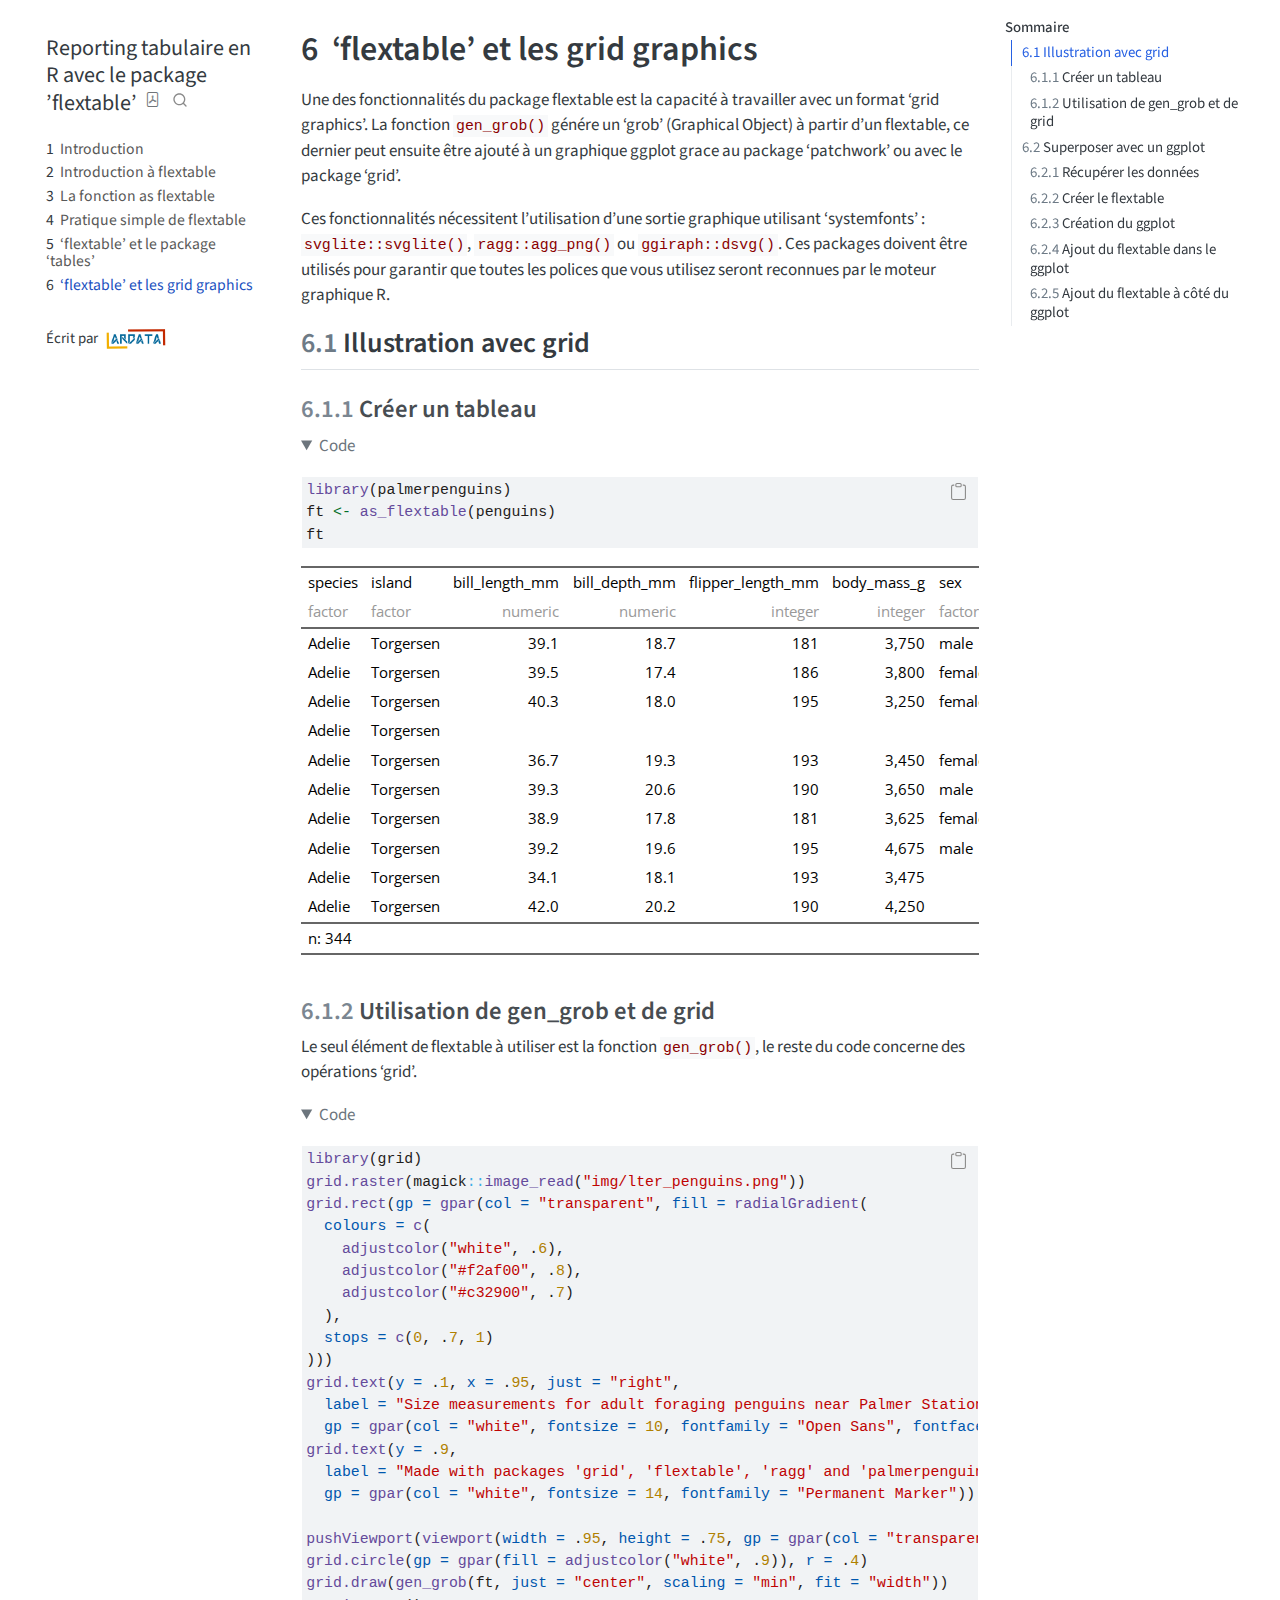
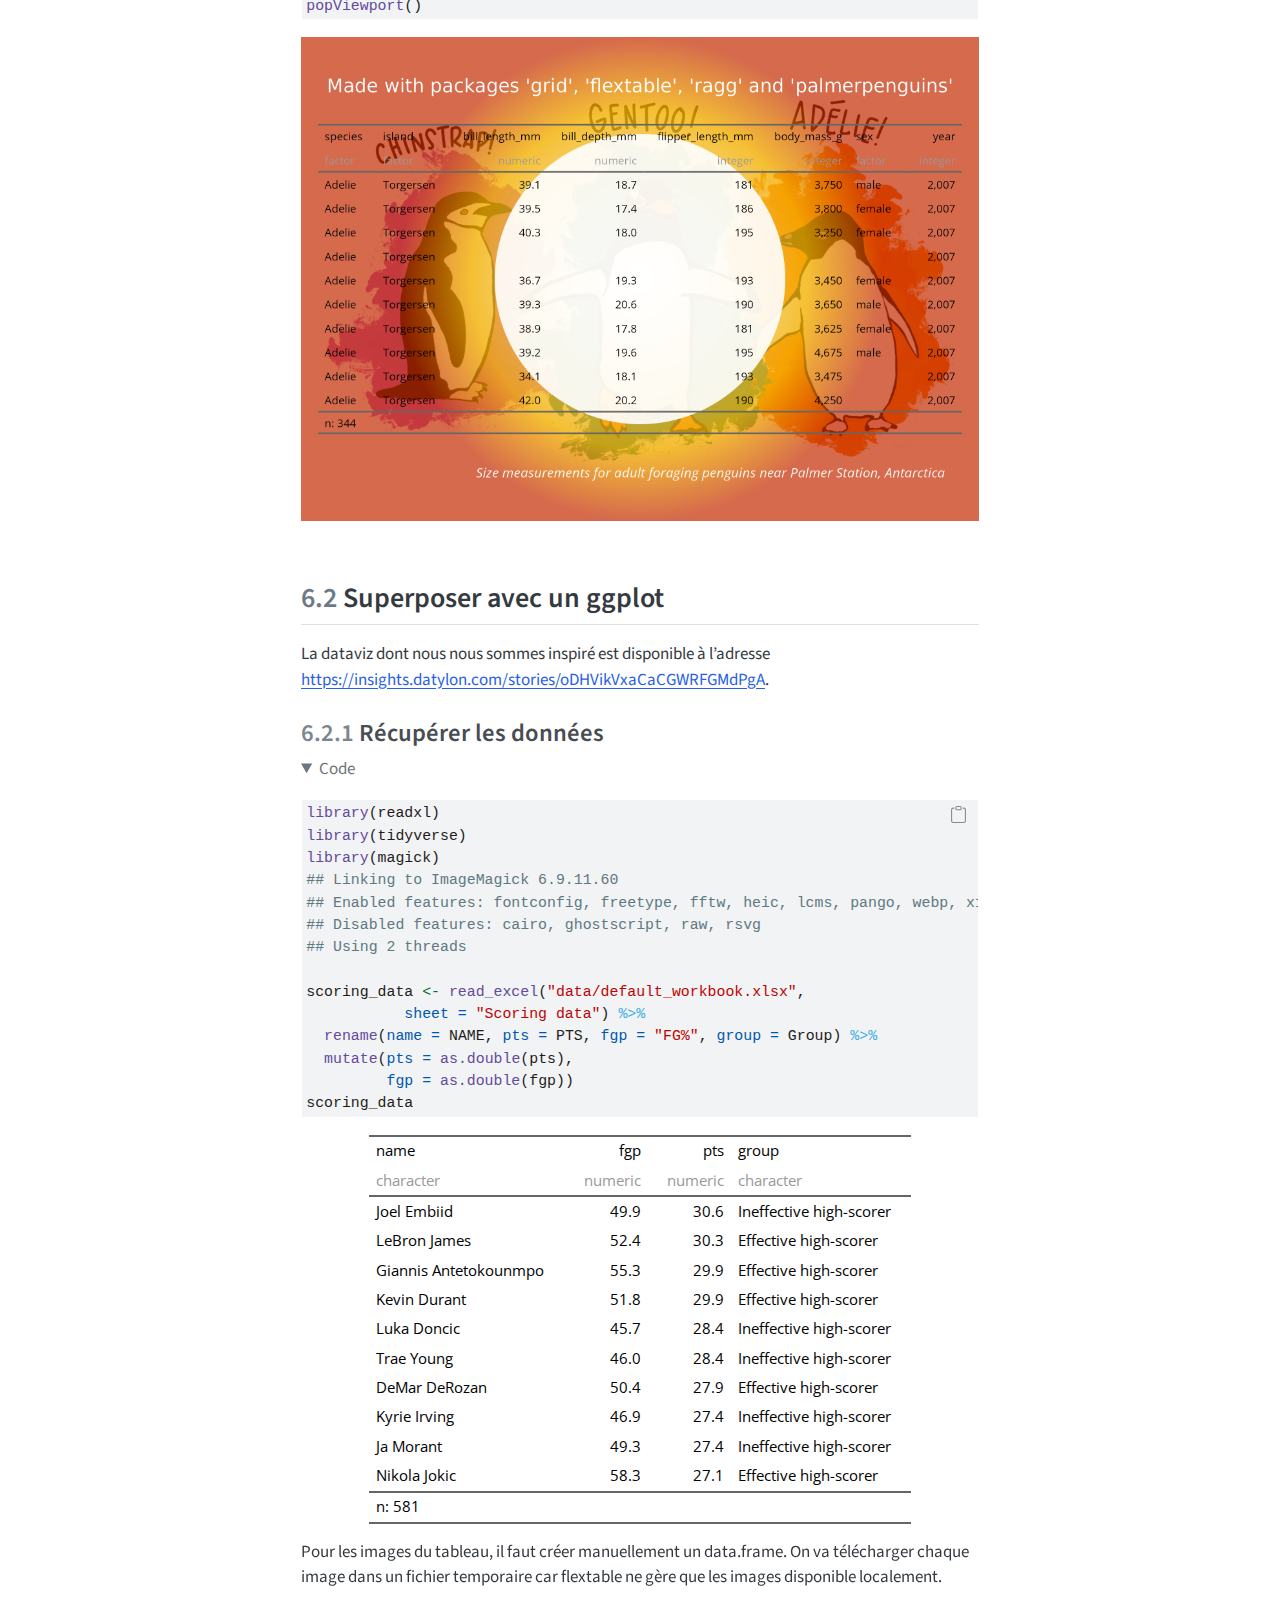
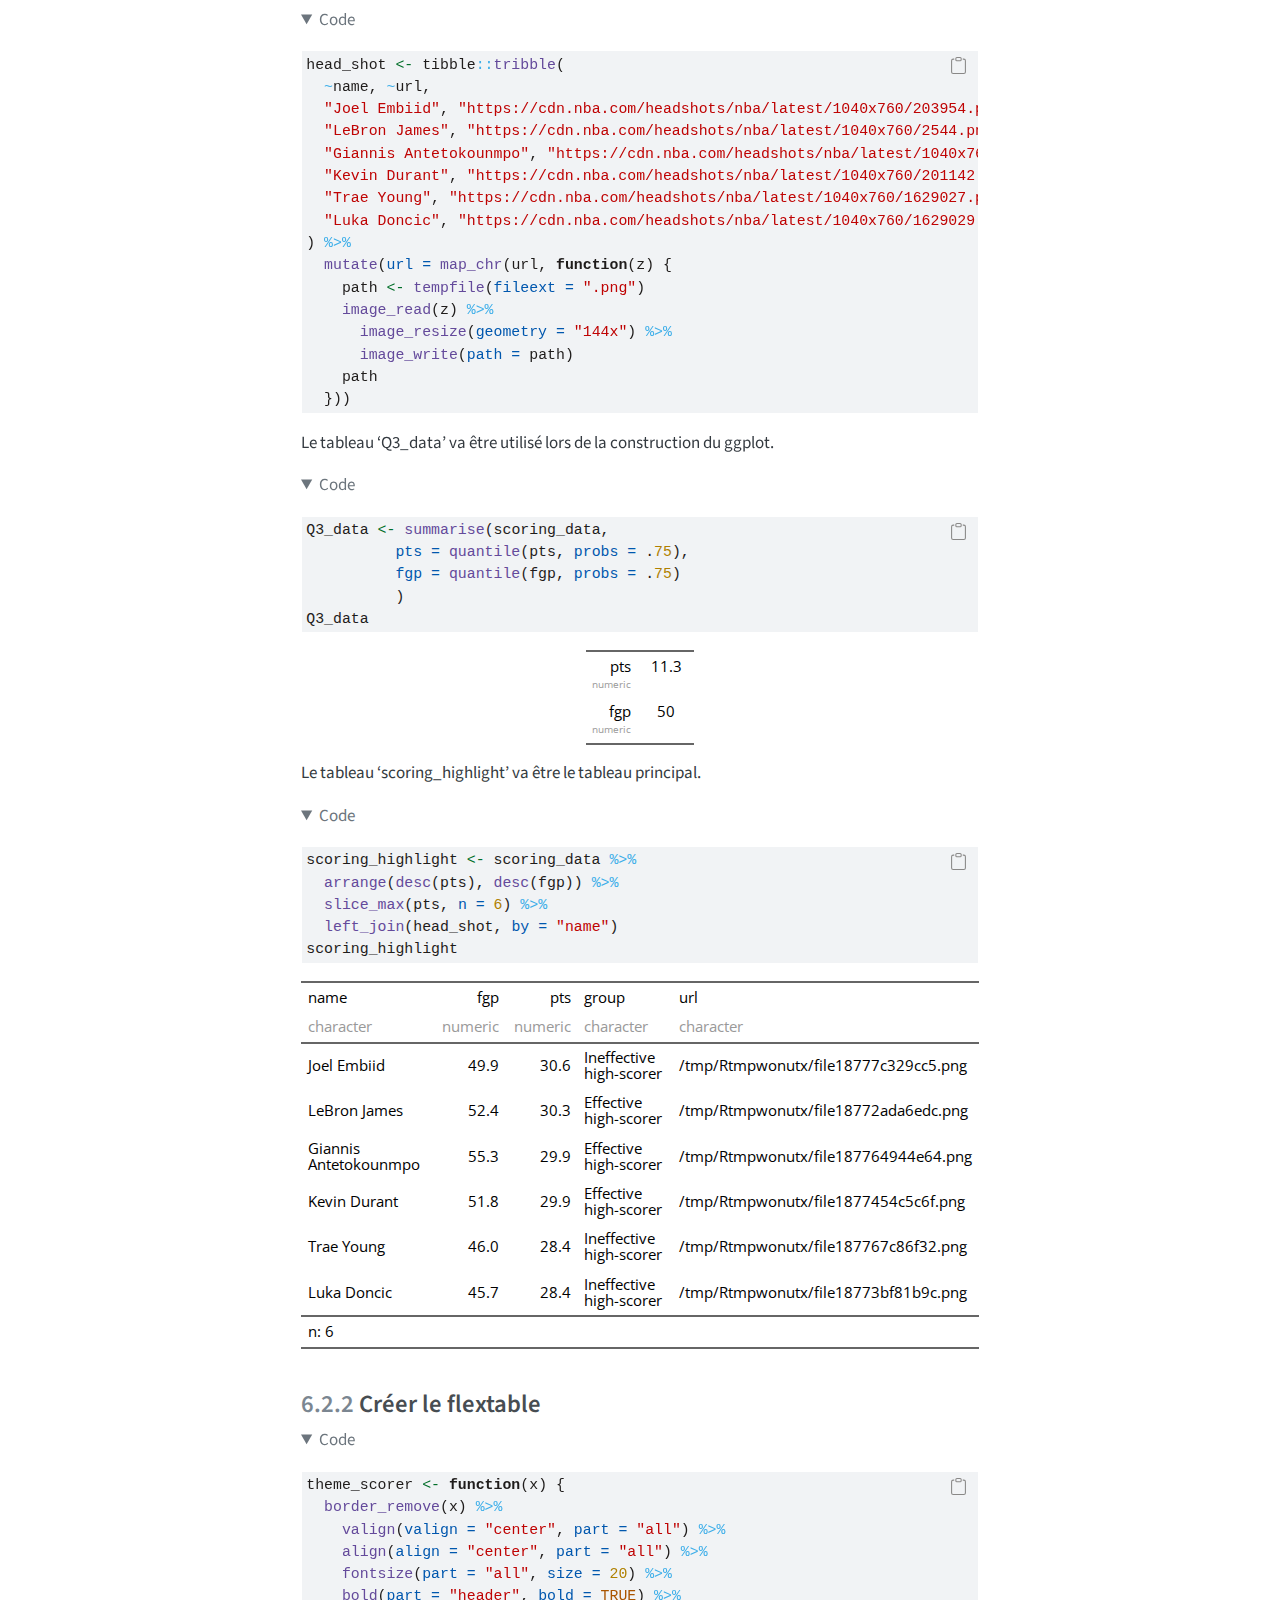
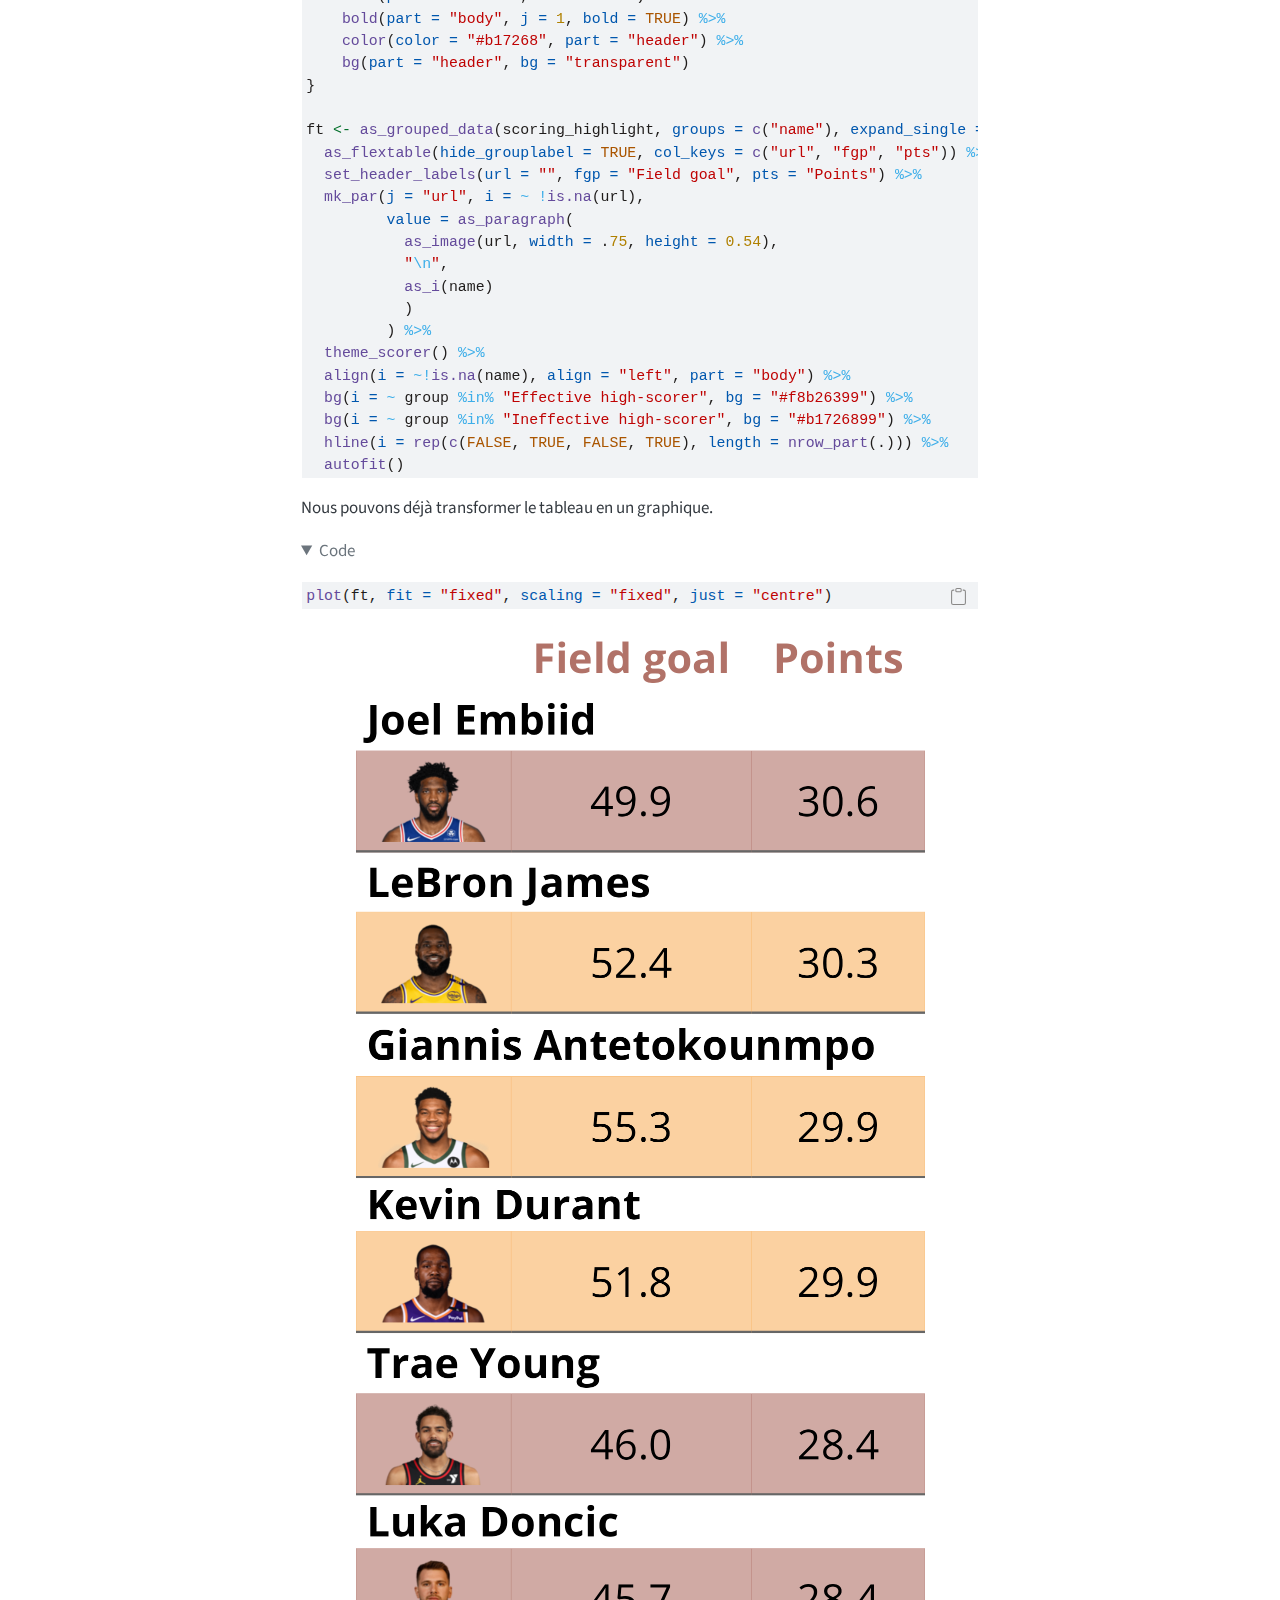
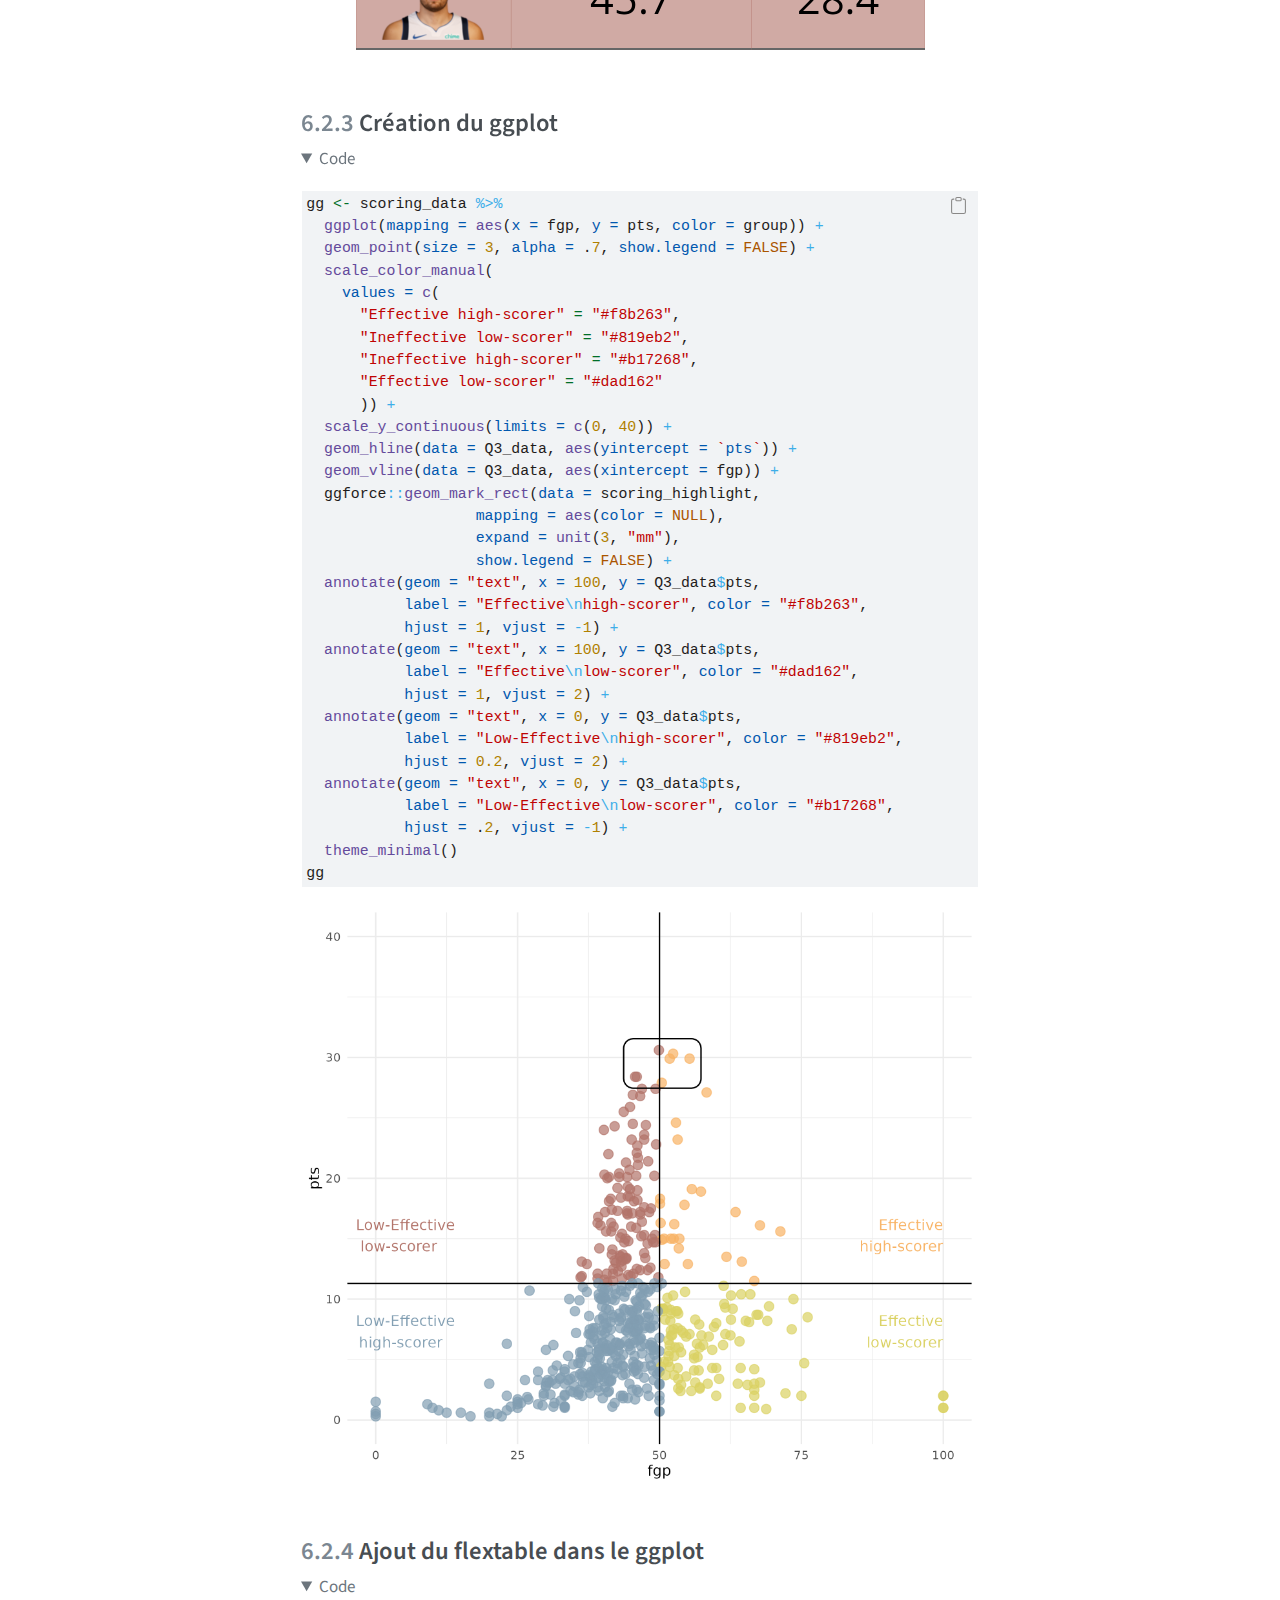
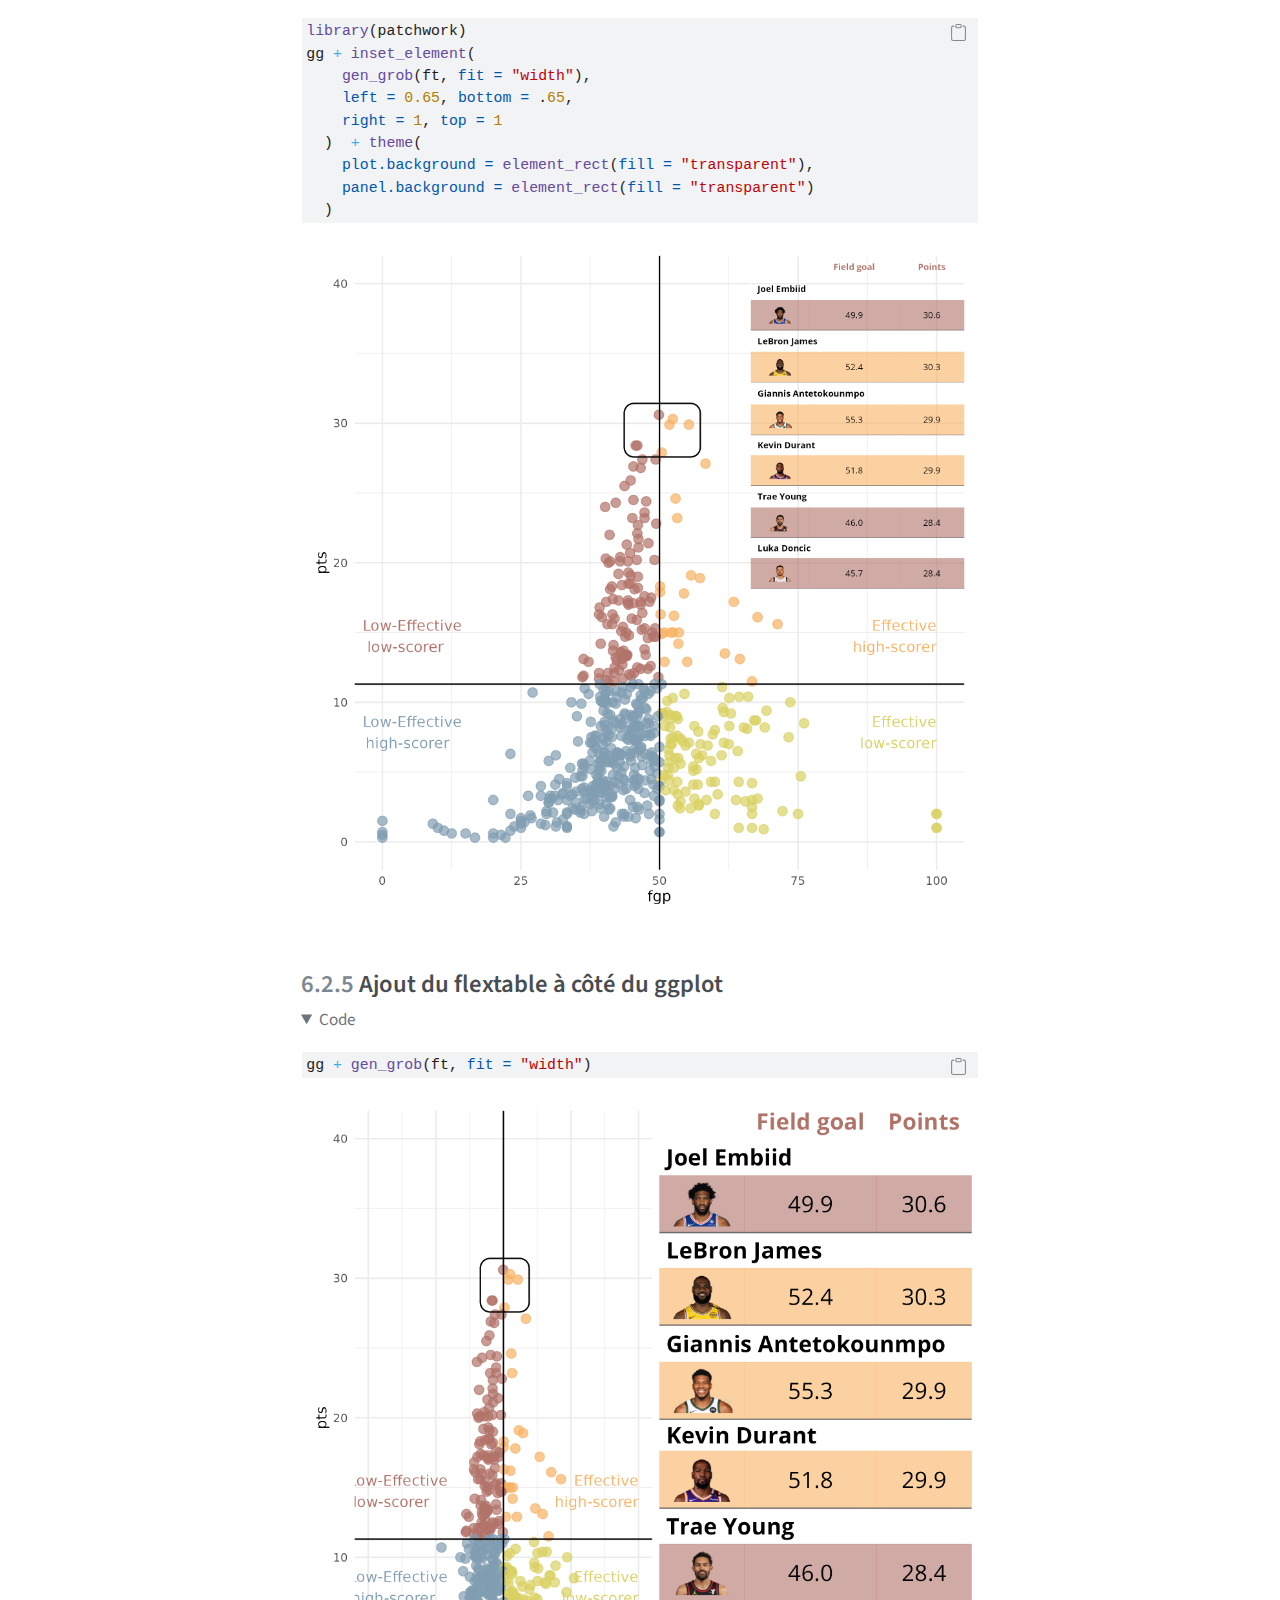
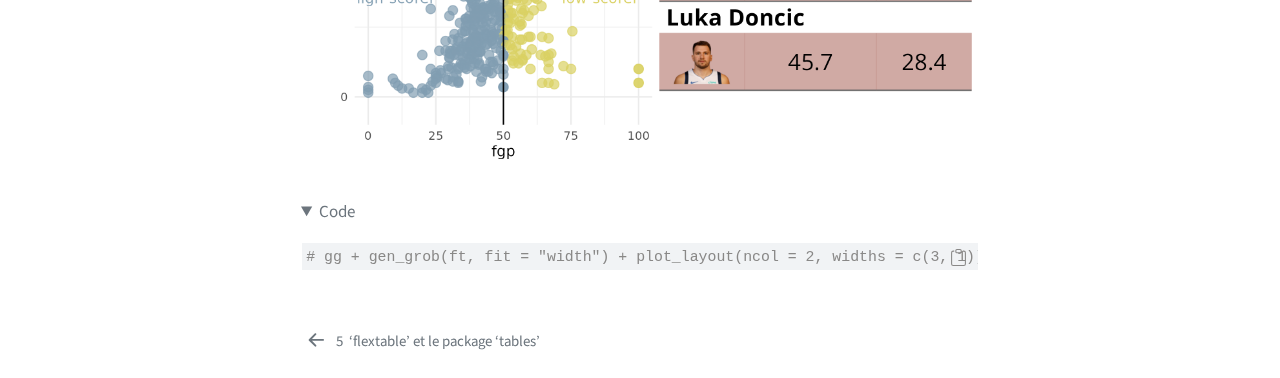
<file: 05-grid.html>
<!DOCTYPE html>
<html xmlns="http://www.w3.org/1999/xhtml" lang="fr" xml:lang="fr"><head>

<meta charset="utf-8">
<meta name="generator" content="quarto-1.6.39">

<meta name="viewport" content="width=device-width, initial-scale=1.0, user-scalable=yes">


<title>6&nbsp; ‘flextable’ et les grid graphics – Reporting tabulaire en R avec le package ’flextable’</title>
<style>
code{white-space: pre-wrap;}
span.smallcaps{font-variant: small-caps;}
div.columns{display: flex; gap: min(4vw, 1.5em);}
div.column{flex: auto; overflow-x: auto;}
div.hanging-indent{margin-left: 1.5em; text-indent: -1.5em;}
ul.task-list{list-style: none;}
ul.task-list li input[type="checkbox"] {
  width: 0.8em;
  margin: 0 0.8em 0.2em -1em; /* quarto-specific, see https://github.com/quarto-dev/quarto-cli/issues/4556 */ 
  vertical-align: middle;
}
/* CSS for syntax highlighting */
pre > code.sourceCode { white-space: pre; position: relative; }
pre > code.sourceCode > span { line-height: 1.25; }
pre > code.sourceCode > span:empty { height: 1.2em; }
.sourceCode { overflow: visible; }
code.sourceCode > span { color: inherit; text-decoration: inherit; }
div.sourceCode { margin: 1em 0; }
pre.sourceCode { margin: 0; }
@media screen {
div.sourceCode { overflow: auto; }
}
@media print {
pre > code.sourceCode { white-space: pre-wrap; }
pre > code.sourceCode > span { display: inline-block; text-indent: -5em; padding-left: 5em; }
}
pre.numberSource code
  { counter-reset: source-line 0; }
pre.numberSource code > span
  { position: relative; left: -4em; counter-increment: source-line; }
pre.numberSource code > span > a:first-child::before
  { content: counter(source-line);
    position: relative; left: -1em; text-align: right; vertical-align: baseline;
    border: none; display: inline-block;
    -webkit-touch-callout: none; -webkit-user-select: none;
    -khtml-user-select: none; -moz-user-select: none;
    -ms-user-select: none; user-select: none;
    padding: 0 4px; width: 4em;
  }
pre.numberSource { margin-left: 3em;  padding-left: 4px; }
div.sourceCode
  {   }
@media screen {
pre > code.sourceCode > span > a:first-child::before { text-decoration: underline; }
}
</style>


<script src="site_libs/quarto-nav/quarto-nav.js"></script>
<script src="site_libs/quarto-nav/headroom.min.js"></script>
<script src="site_libs/clipboard/clipboard.min.js"></script>
<script src="site_libs/quarto-search/autocomplete.umd.js"></script>
<script src="site_libs/quarto-search/fuse.min.js"></script>
<script src="site_libs/quarto-search/quarto-search.js"></script>
<meta name="quarto:offset" content="./">
<link href="./04-as-flextable-tables.html" rel="prev">
<link href="./static/assets/img/favicon-32x32.png" rel="icon" type="image/png">
<script src="site_libs/quarto-html/quarto.js"></script>
<script src="site_libs/quarto-html/popper.min.js"></script>
<script src="site_libs/quarto-html/tippy.umd.min.js"></script>
<script src="site_libs/quarto-html/anchor.min.js"></script>
<link href="site_libs/quarto-html/tippy.css" rel="stylesheet">
<link href="site_libs/quarto-html/quarto-syntax-highlighting-a0b8f7824cab871fe7735f1fe8ba4cd9.css" rel="stylesheet" id="quarto-text-highlighting-styles">
<script src="site_libs/bootstrap/bootstrap.min.js"></script>
<link href="site_libs/bootstrap/bootstrap-icons.css" rel="stylesheet">
<link href="site_libs/bootstrap/bootstrap-0a9f4f3ac1289f99411244dcb7e12de9.min.css" rel="stylesheet" append-hash="true" id="quarto-bootstrap" data-mode="light">
<script id="quarto-search-options" type="application/json">{
  "location": "sidebar",
  "copy-button": false,
  "collapse-after": 3,
  "panel-placement": "start",
  "type": "overlay",
  "limit": 50,
  "keyboard-shortcut": [
    "f",
    "/",
    "s"
  ],
  "language": {
    "search-no-results-text": "Pas de résultats",
    "search-matching-documents-text": "documents trouvés",
    "search-copy-link-title": "Copier le lien vers la recherche",
    "search-hide-matches-text": "Cacher les correspondances additionnelles",
    "search-more-match-text": "correspondance de plus dans ce document",
    "search-more-matches-text": "correspondances de plus dans ce document",
    "search-clear-button-title": "Effacer",
    "search-text-placeholder": "",
    "search-detached-cancel-button-title": "Annuler",
    "search-submit-button-title": "Envoyer",
    "search-label": "Recherche"
  }
}</script>
<link href="site_libs/tabwid-1.1.3/tabwid.css" rel="stylesheet">
<script src="site_libs/tabwid-1.1.3/tabwid.js"></script>
<link href="site_libs/open-sans-0.4.1/css/open-sans.css" rel="stylesheet">


<link rel="stylesheet" href="static/assets/fonts/google/css/fira-code.css">
<link rel="stylesheet" href="static/assets/fonts/google/css/fira-sans-condensed.css">
<link rel="stylesheet" href="static/assets/css/style.css">
</head>

<body class="nav-sidebar floating">

<div id="quarto-search-results"></div>
  <header id="quarto-header" class="headroom fixed-top">
  <nav class="quarto-secondary-nav">
    <div class="container-fluid d-flex">
      <button type="button" class="quarto-btn-toggle btn" data-bs-toggle="collapse" role="button" data-bs-target=".quarto-sidebar-collapse-item" aria-controls="quarto-sidebar" aria-expanded="false" aria-label="Basculer la barre latérale" onclick="if (window.quartoToggleHeadroom) { window.quartoToggleHeadroom(); }">
        <i class="bi bi-layout-text-sidebar-reverse"></i>
      </button>
        <nav class="quarto-page-breadcrumbs" aria-label="breadcrumb"><ol class="breadcrumb"><li class="breadcrumb-item"><a href="./05-grid.html"><span class="chapter-number">6</span>&nbsp; <span class="chapter-title">‘flextable’ et les grid graphics</span></a></li></ol></nav>
        <a class="flex-grow-1" role="navigation" data-bs-toggle="collapse" data-bs-target=".quarto-sidebar-collapse-item" aria-controls="quarto-sidebar" aria-expanded="false" aria-label="Basculer la barre latérale" onclick="if (window.quartoToggleHeadroom) { window.quartoToggleHeadroom(); }">      
        </a>
      <button type="button" class="btn quarto-search-button" aria-label="Recherche" onclick="window.quartoOpenSearch();">
        <i class="bi bi-search"></i>
      </button>
    </div>
  </nav>
</header>
<!-- content -->
<div id="quarto-content" class="quarto-container page-columns page-rows-contents page-layout-article">
<!-- sidebar -->
  <nav id="quarto-sidebar" class="sidebar collapse collapse-horizontal quarto-sidebar-collapse-item sidebar-navigation floating overflow-auto">
    <div class="pt-lg-2 mt-2 text-left sidebar-header">
    <div class="sidebar-title mb-0 py-0">
      <a href="./">Reporting tabulaire en R avec le package ’flextable’</a> 
        <div class="sidebar-tools-main">
    <a href="./Reporting-tabulaire-en-R-avec-le-package-’flextable’.pdf" title="Download PDF" class="quarto-navigation-tool px-1" aria-label="Download PDF"><i class="bi bi-file-pdf"></i></a>
    <div id="quarto-search" class="quarto-navigation-tool px-1" title="Recherche"></div>
</div>
    </div>
      </div>
    <div class="sidebar-menu-container"> 
    <ul class="list-unstyled mt-1">
        <li class="sidebar-item">
  <div class="sidebar-item-container"> 
  <a href="./index.html" class="sidebar-item-text sidebar-link">
 <span class="menu-text"><span class="chapter-number">1</span>&nbsp; <span class="chapter-title">Introduction</span></span></a>
  </div>
</li>
        <li class="sidebar-item">
  <div class="sidebar-item-container"> 
  <a href="./01-flextable-intro.html" class="sidebar-item-text sidebar-link">
 <span class="menu-text"><span class="chapter-number">2</span>&nbsp; <span class="chapter-title">Introduction à flextable</span></span></a>
  </div>
</li>
        <li class="sidebar-item">
  <div class="sidebar-item-container"> 
  <a href="./02-as-flextable.html" class="sidebar-item-text sidebar-link">
 <span class="menu-text"><span class="chapter-number">3</span>&nbsp; <span class="chapter-title">La fonction as flextable</span></span></a>
  </div>
</li>
        <li class="sidebar-item">
  <div class="sidebar-item-container"> 
  <a href="./03-flextable-exo.html" class="sidebar-item-text sidebar-link">
 <span class="menu-text"><span class="chapter-number">4</span>&nbsp; <span class="chapter-title">Pratique simple de flextable</span></span></a>
  </div>
</li>
        <li class="sidebar-item">
  <div class="sidebar-item-container"> 
  <a href="./04-as-flextable-tables.html" class="sidebar-item-text sidebar-link">
 <span class="menu-text"><span class="chapter-number">5</span>&nbsp; <span class="chapter-title">‘flextable’ et le package ‘tables’</span></span></a>
  </div>
</li>
        <li class="sidebar-item">
  <div class="sidebar-item-container"> 
  <a href="./05-grid.html" class="sidebar-item-text sidebar-link active">
 <span class="menu-text"><span class="chapter-number">6</span>&nbsp; <span class="chapter-title">‘flextable’ et les grid graphics</span></span></a>
  </div>
</li>
    </ul>
    </div>
<div class="quarto-sidebar-footer"><div class="sidebar-footer-item">
<p>Écrit par <a href="https://www.ardata.fr/"><img src="static/assets/img/ardata-logo.png" class="img-fluid" alt="ArData" width="70"></a></p>
</div></div></nav>
<div id="quarto-sidebar-glass" class="quarto-sidebar-collapse-item" data-bs-toggle="collapse" data-bs-target=".quarto-sidebar-collapse-item"></div>
<!-- margin-sidebar -->
    <div id="quarto-margin-sidebar" class="sidebar margin-sidebar">
        <nav id="TOC" role="doc-toc" class="toc-active" data-toc-expanded="99">
    <h2 id="toc-title">Sommaire</h2>
   
  <ul>
  <li><a href="#illustration-avec-grid" id="toc-illustration-avec-grid" class="nav-link active" data-scroll-target="#illustration-avec-grid"><span class="header-section-number">6.1</span> Illustration avec grid</a>
  <ul>
  <li><a href="#créer-un-tableau" id="toc-créer-un-tableau" class="nav-link" data-scroll-target="#créer-un-tableau"><span class="header-section-number">6.1.1</span> Créer un tableau</a></li>
  <li><a href="#utilisation-de-gen_grob-et-de-grid" id="toc-utilisation-de-gen_grob-et-de-grid" class="nav-link" data-scroll-target="#utilisation-de-gen_grob-et-de-grid"><span class="header-section-number">6.1.2</span> Utilisation de gen_grob et de grid</a></li>
  </ul></li>
  <li><a href="#superposer-avec-un-ggplot" id="toc-superposer-avec-un-ggplot" class="nav-link" data-scroll-target="#superposer-avec-un-ggplot"><span class="header-section-number">6.2</span> Superposer avec un ggplot</a>
  <ul>
  <li><a href="#récupérer-les-données" id="toc-récupérer-les-données" class="nav-link" data-scroll-target="#récupérer-les-données"><span class="header-section-number">6.2.1</span> Récupérer les données</a></li>
  <li><a href="#créer-le-flextable" id="toc-créer-le-flextable" class="nav-link" data-scroll-target="#créer-le-flextable"><span class="header-section-number">6.2.2</span> Créer le flextable</a></li>
  <li><a href="#création-du-ggplot" id="toc-création-du-ggplot" class="nav-link" data-scroll-target="#création-du-ggplot"><span class="header-section-number">6.2.3</span> Création du ggplot</a></li>
  <li><a href="#ajout-du-flextable-dans-le-ggplot" id="toc-ajout-du-flextable-dans-le-ggplot" class="nav-link" data-scroll-target="#ajout-du-flextable-dans-le-ggplot"><span class="header-section-number">6.2.4</span> Ajout du flextable dans le ggplot</a></li>
  <li><a href="#ajout-du-flextable-à-côté-du-ggplot" id="toc-ajout-du-flextable-à-côté-du-ggplot" class="nav-link" data-scroll-target="#ajout-du-flextable-à-côté-du-ggplot"><span class="header-section-number">6.2.5</span> Ajout du flextable à côté du ggplot</a></li>
  </ul></li>
  </ul>
</nav>
    </div>
<!-- main -->
<main class="content" id="quarto-document-content">

<header id="title-block-header" class="quarto-title-block default">
<div class="quarto-title">
<h1 class="title"><span class="chapter-number">6</span>&nbsp; <span class="chapter-title">‘flextable’ et les grid graphics</span></h1>
</div>



<div class="quarto-title-meta">

    
  
    
  </div>
  


</header>


<p>Une des fonctionnalités du package flextable est la capacité à travailler avec un format ‘grid graphics’. La fonction <code>gen_grob()</code> génére un ‘grob’ (Graphical Object) à partir d’un flextable, ce dernier peut ensuite être ajouté à un graphique ggplot grace au package ‘patchwork’ ou avec le package ‘grid’.</p>
<p>Ces fonctionnalités nécessitent l’utilisation d’une sortie graphique utilisant ‘systemfonts’ : <code>svglite::svglite()</code>, <code>ragg::agg_png()</code> ou <code>ggiraph::dsvg()</code>. Ces packages doivent être utilisés pour garantir que toutes les polices que vous utilisez seront reconnues par le moteur graphique R.</p>
<section id="illustration-avec-grid" class="level2" data-number="6.1">
<h2 data-number="6.1" class="anchored" data-anchor-id="illustration-avec-grid"><span class="header-section-number">6.1</span> Illustration avec grid</h2>
<section id="créer-un-tableau" class="level3" data-number="6.1.1">
<h3 data-number="6.1.1" class="anchored" data-anchor-id="créer-un-tableau"><span class="header-section-number">6.1.1</span> Créer un tableau</h3>
<div class="cell">
<details open="" class="code-fold">
<summary>Code</summary>
<div class="sourceCode cell-code" id="cb1"><pre class="sourceCode r code-with-copy"><code class="sourceCode r"><span id="cb1-1"><a href="#cb1-1" aria-hidden="true" tabindex="-1"></a><span class="fu">library</span>(palmerpenguins)</span>
<span id="cb1-2"><a href="#cb1-2" aria-hidden="true" tabindex="-1"></a>ft <span class="ot">&lt;-</span> <span class="fu">as_flextable</span>(penguins)</span>
<span id="cb1-3"><a href="#cb1-3" aria-hidden="true" tabindex="-1"></a>ft</span></code><button title="Copier vers le presse-papier" class="code-copy-button"><i class="bi"></i></button></pre></div>
</details>
<div class="cell-output-display">
<div class="tabwid" style="overflow-x:auto;width:100%;"><style>.cl-7f9902b2{}.cl-7f9196a8{font-family:'Open Sans';font-size:11pt;font-weight:normal;font-style:normal;text-decoration:none;color:rgba(0, 0, 0, 1.00);background-color:transparent;}.cl-7f9196b2{font-family:'Open Sans';font-size:11pt;font-weight:normal;font-style:normal;text-decoration:none;color:rgba(153, 153, 153, 1.00);background-color:transparent;}.cl-7f951b8e{margin:0;text-align:left;border-bottom: 0 solid rgba(0, 0, 0, 1.00);border-top: 0 solid rgba(0, 0, 0, 1.00);border-left: 0 solid rgba(0, 0, 0, 1.00);border-right: 0 solid rgba(0, 0, 0, 1.00);padding-bottom:5pt;padding-top:5pt;padding-left:5pt;padding-right:5pt;line-height: 1;background-color:transparent;}.cl-7f951b98{margin:0;text-align:right;border-bottom: 0 solid rgba(0, 0, 0, 1.00);border-top: 0 solid rgba(0, 0, 0, 1.00);border-left: 0 solid rgba(0, 0, 0, 1.00);border-right: 0 solid rgba(0, 0, 0, 1.00);padding-bottom:5pt;padding-top:5pt;padding-left:5pt;padding-right:5pt;line-height: 1;background-color:transparent;}.cl-7f9537e0{width:0.808in;background-color:transparent;vertical-align: middle;border-bottom: 0 solid rgba(102, 102, 102, 1.00);border-top: 1.5pt solid rgba(102, 102, 102, 1.00);border-left: 0 solid rgba(0, 0, 0, 1.00);border-right: 0 solid rgba(0, 0, 0, 1.00);margin-bottom:0;margin-top:0;margin-left:0;margin-right:0;}.cl-7f9537ea{width:1.007in;background-color:transparent;vertical-align: middle;border-bottom: 0 solid rgba(102, 102, 102, 1.00);border-top: 1.5pt solid rgba(102, 102, 102, 1.00);border-left: 0 solid rgba(0, 0, 0, 1.00);border-right: 0 solid rgba(0, 0, 0, 1.00);margin-bottom:0;margin-top:0;margin-left:0;margin-right:0;}.cl-7f9537eb{width:1.36in;background-color:transparent;vertical-align: middle;border-bottom: 0 solid rgba(102, 102, 102, 1.00);border-top: 1.5pt solid rgba(102, 102, 102, 1.00);border-left: 0 solid rgba(0, 0, 0, 1.00);border-right: 0 solid rgba(0, 0, 0, 1.00);margin-bottom:0;margin-top:0;margin-left:0;margin-right:0;}.cl-7f9537ec{width:1.332in;background-color:transparent;vertical-align: middle;border-bottom: 0 solid rgba(102, 102, 102, 1.00);border-top: 1.5pt solid rgba(102, 102, 102, 1.00);border-left: 0 solid rgba(0, 0, 0, 1.00);border-right: 0 solid rgba(0, 0, 0, 1.00);margin-bottom:0;margin-top:0;margin-left:0;margin-right:0;}.cl-7f9537f4{width:1.615in;background-color:transparent;vertical-align: middle;border-bottom: 0 solid rgba(102, 102, 102, 1.00);border-top: 1.5pt solid rgba(102, 102, 102, 1.00);border-left: 0 solid rgba(0, 0, 0, 1.00);border-right: 0 solid rgba(0, 0, 0, 1.00);margin-bottom:0;margin-top:0;margin-left:0;margin-right:0;}.cl-7f9537f5{width:1.229in;background-color:transparent;vertical-align: middle;border-bottom: 0 solid rgba(102, 102, 102, 1.00);border-top: 1.5pt solid rgba(102, 102, 102, 1.00);border-left: 0 solid rgba(0, 0, 0, 1.00);border-right: 0 solid rgba(0, 0, 0, 1.00);margin-bottom:0;margin-top:0;margin-left:0;margin-right:0;}.cl-7f9537f6{width:0.773in;background-color:transparent;vertical-align: middle;border-bottom: 0 solid rgba(102, 102, 102, 1.00);border-top: 1.5pt solid rgba(102, 102, 102, 1.00);border-left: 0 solid rgba(0, 0, 0, 1.00);border-right: 0 solid rgba(0, 0, 0, 1.00);margin-bottom:0;margin-top:0;margin-left:0;margin-right:0;}.cl-7f9537fe{width:0.789in;background-color:transparent;vertical-align: middle;border-bottom: 0 solid rgba(102, 102, 102, 1.00);border-top: 1.5pt solid rgba(102, 102, 102, 1.00);border-left: 0 solid rgba(0, 0, 0, 1.00);border-right: 0 solid rgba(0, 0, 0, 1.00);margin-bottom:0;margin-top:0;margin-left:0;margin-right:0;}.cl-7f9537ff{width:0.808in;background-color:transparent;vertical-align: middle;border-bottom: 1.5pt solid rgba(102, 102, 102, 1.00);border-top: 0 solid rgba(102, 102, 102, 1.00);border-left: 0 solid rgba(0, 0, 0, 1.00);border-right: 0 solid rgba(0, 0, 0, 1.00);margin-bottom:0;margin-top:0;margin-left:0;margin-right:0;}.cl-7f953800{width:1.007in;background-color:transparent;vertical-align: middle;border-bottom: 1.5pt solid rgba(102, 102, 102, 1.00);border-top: 0 solid rgba(102, 102, 102, 1.00);border-left: 0 solid rgba(0, 0, 0, 1.00);border-right: 0 solid rgba(0, 0, 0, 1.00);margin-bottom:0;margin-top:0;margin-left:0;margin-right:0;}.cl-7f953808{width:1.36in;background-color:transparent;vertical-align: middle;border-bottom: 1.5pt solid rgba(102, 102, 102, 1.00);border-top: 0 solid rgba(102, 102, 102, 1.00);border-left: 0 solid rgba(0, 0, 0, 1.00);border-right: 0 solid rgba(0, 0, 0, 1.00);margin-bottom:0;margin-top:0;margin-left:0;margin-right:0;}.cl-7f953809{width:1.332in;background-color:transparent;vertical-align: middle;border-bottom: 1.5pt solid rgba(102, 102, 102, 1.00);border-top: 0 solid rgba(102, 102, 102, 1.00);border-left: 0 solid rgba(0, 0, 0, 1.00);border-right: 0 solid rgba(0, 0, 0, 1.00);margin-bottom:0;margin-top:0;margin-left:0;margin-right:0;}.cl-7f95380a{width:1.615in;background-color:transparent;vertical-align: middle;border-bottom: 1.5pt solid rgba(102, 102, 102, 1.00);border-top: 0 solid rgba(102, 102, 102, 1.00);border-left: 0 solid rgba(0, 0, 0, 1.00);border-right: 0 solid rgba(0, 0, 0, 1.00);margin-bottom:0;margin-top:0;margin-left:0;margin-right:0;}.cl-7f953812{width:1.229in;background-color:transparent;vertical-align: middle;border-bottom: 1.5pt solid rgba(102, 102, 102, 1.00);border-top: 0 solid rgba(102, 102, 102, 1.00);border-left: 0 solid rgba(0, 0, 0, 1.00);border-right: 0 solid rgba(0, 0, 0, 1.00);margin-bottom:0;margin-top:0;margin-left:0;margin-right:0;}.cl-7f953813{width:0.773in;background-color:transparent;vertical-align: middle;border-bottom: 1.5pt solid rgba(102, 102, 102, 1.00);border-top: 0 solid rgba(102, 102, 102, 1.00);border-left: 0 solid rgba(0, 0, 0, 1.00);border-right: 0 solid rgba(0, 0, 0, 1.00);margin-bottom:0;margin-top:0;margin-left:0;margin-right:0;}.cl-7f953814{width:0.789in;background-color:transparent;vertical-align: middle;border-bottom: 1.5pt solid rgba(102, 102, 102, 1.00);border-top: 0 solid rgba(102, 102, 102, 1.00);border-left: 0 solid rgba(0, 0, 0, 1.00);border-right: 0 solid rgba(0, 0, 0, 1.00);margin-bottom:0;margin-top:0;margin-left:0;margin-right:0;}.cl-7f95381c{width:0.808in;background-color:transparent;vertical-align: middle;border-bottom: 0 solid rgba(0, 0, 0, 1.00);border-top: 0 solid rgba(0, 0, 0, 1.00);border-left: 0 solid rgba(0, 0, 0, 1.00);border-right: 0 solid rgba(0, 0, 0, 1.00);margin-bottom:0;margin-top:0;margin-left:0;margin-right:0;}.cl-7f95381d{width:1.007in;background-color:transparent;vertical-align: middle;border-bottom: 0 solid rgba(0, 0, 0, 1.00);border-top: 0 solid rgba(0, 0, 0, 1.00);border-left: 0 solid rgba(0, 0, 0, 1.00);border-right: 0 solid rgba(0, 0, 0, 1.00);margin-bottom:0;margin-top:0;margin-left:0;margin-right:0;}.cl-7f95381e{width:1.36in;background-color:transparent;vertical-align: middle;border-bottom: 0 solid rgba(0, 0, 0, 1.00);border-top: 0 solid rgba(0, 0, 0, 1.00);border-left: 0 solid rgba(0, 0, 0, 1.00);border-right: 0 solid rgba(0, 0, 0, 1.00);margin-bottom:0;margin-top:0;margin-left:0;margin-right:0;}.cl-7f953826{width:1.332in;background-color:transparent;vertical-align: middle;border-bottom: 0 solid rgba(0, 0, 0, 1.00);border-top: 0 solid rgba(0, 0, 0, 1.00);border-left: 0 solid rgba(0, 0, 0, 1.00);border-right: 0 solid rgba(0, 0, 0, 1.00);margin-bottom:0;margin-top:0;margin-left:0;margin-right:0;}.cl-7f953827{width:1.615in;background-color:transparent;vertical-align: middle;border-bottom: 0 solid rgba(0, 0, 0, 1.00);border-top: 0 solid rgba(0, 0, 0, 1.00);border-left: 0 solid rgba(0, 0, 0, 1.00);border-right: 0 solid rgba(0, 0, 0, 1.00);margin-bottom:0;margin-top:0;margin-left:0;margin-right:0;}.cl-7f953828{width:1.229in;background-color:transparent;vertical-align: middle;border-bottom: 0 solid rgba(0, 0, 0, 1.00);border-top: 0 solid rgba(0, 0, 0, 1.00);border-left: 0 solid rgba(0, 0, 0, 1.00);border-right: 0 solid rgba(0, 0, 0, 1.00);margin-bottom:0;margin-top:0;margin-left:0;margin-right:0;}.cl-7f953829{width:0.773in;background-color:transparent;vertical-align: middle;border-bottom: 0 solid rgba(0, 0, 0, 1.00);border-top: 0 solid rgba(0, 0, 0, 1.00);border-left: 0 solid rgba(0, 0, 0, 1.00);border-right: 0 solid rgba(0, 0, 0, 1.00);margin-bottom:0;margin-top:0;margin-left:0;margin-right:0;}.cl-7f953830{width:0.789in;background-color:transparent;vertical-align: middle;border-bottom: 0 solid rgba(0, 0, 0, 1.00);border-top: 0 solid rgba(0, 0, 0, 1.00);border-left: 0 solid rgba(0, 0, 0, 1.00);border-right: 0 solid rgba(0, 0, 0, 1.00);margin-bottom:0;margin-top:0;margin-left:0;margin-right:0;}.cl-7f953831{width:0.808in;background-color:transparent;vertical-align: middle;border-bottom: 1.5pt solid rgba(102, 102, 102, 1.00);border-top: 0 solid rgba(0, 0, 0, 1.00);border-left: 0 solid rgba(0, 0, 0, 1.00);border-right: 0 solid rgba(0, 0, 0, 1.00);margin-bottom:0;margin-top:0;margin-left:0;margin-right:0;}.cl-7f95383a{width:1.007in;background-color:transparent;vertical-align: middle;border-bottom: 1.5pt solid rgba(102, 102, 102, 1.00);border-top: 0 solid rgba(0, 0, 0, 1.00);border-left: 0 solid rgba(0, 0, 0, 1.00);border-right: 0 solid rgba(0, 0, 0, 1.00);margin-bottom:0;margin-top:0;margin-left:0;margin-right:0;}.cl-7f95383b{width:1.36in;background-color:transparent;vertical-align: middle;border-bottom: 1.5pt solid rgba(102, 102, 102, 1.00);border-top: 0 solid rgba(0, 0, 0, 1.00);border-left: 0 solid rgba(0, 0, 0, 1.00);border-right: 0 solid rgba(0, 0, 0, 1.00);margin-bottom:0;margin-top:0;margin-left:0;margin-right:0;}.cl-7f95383c{width:1.332in;background-color:transparent;vertical-align: middle;border-bottom: 1.5pt solid rgba(102, 102, 102, 1.00);border-top: 0 solid rgba(0, 0, 0, 1.00);border-left: 0 solid rgba(0, 0, 0, 1.00);border-right: 0 solid rgba(0, 0, 0, 1.00);margin-bottom:0;margin-top:0;margin-left:0;margin-right:0;}.cl-7f953844{width:1.615in;background-color:transparent;vertical-align: middle;border-bottom: 1.5pt solid rgba(102, 102, 102, 1.00);border-top: 0 solid rgba(0, 0, 0, 1.00);border-left: 0 solid rgba(0, 0, 0, 1.00);border-right: 0 solid rgba(0, 0, 0, 1.00);margin-bottom:0;margin-top:0;margin-left:0;margin-right:0;}.cl-7f953845{width:1.229in;background-color:transparent;vertical-align: middle;border-bottom: 1.5pt solid rgba(102, 102, 102, 1.00);border-top: 0 solid rgba(0, 0, 0, 1.00);border-left: 0 solid rgba(0, 0, 0, 1.00);border-right: 0 solid rgba(0, 0, 0, 1.00);margin-bottom:0;margin-top:0;margin-left:0;margin-right:0;}.cl-7f953846{width:0.773in;background-color:transparent;vertical-align: middle;border-bottom: 1.5pt solid rgba(102, 102, 102, 1.00);border-top: 0 solid rgba(0, 0, 0, 1.00);border-left: 0 solid rgba(0, 0, 0, 1.00);border-right: 0 solid rgba(0, 0, 0, 1.00);margin-bottom:0;margin-top:0;margin-left:0;margin-right:0;}.cl-7f953847{width:0.789in;background-color:transparent;vertical-align: middle;border-bottom: 1.5pt solid rgba(102, 102, 102, 1.00);border-top: 0 solid rgba(0, 0, 0, 1.00);border-left: 0 solid rgba(0, 0, 0, 1.00);border-right: 0 solid rgba(0, 0, 0, 1.00);margin-bottom:0;margin-top:0;margin-left:0;margin-right:0;}.cl-7f95384e{width:0.808in;background-color:transparent;vertical-align: middle;border-bottom: 1.5pt solid rgba(102, 102, 102, 1.00);border-top: 0 solid rgba(0, 0, 0, 1.00);border-left: 0 solid rgba(0, 0, 0, 1.00);border-right: 0 solid rgba(0, 0, 0, 1.00);margin-bottom:0;margin-top:0;margin-left:0;margin-right:0;}.cl-7f95384f{width:1.007in;background-color:transparent;vertical-align: middle;border-bottom: 1.5pt solid rgba(102, 102, 102, 1.00);border-top: 0 solid rgba(0, 0, 0, 1.00);border-left: 0 solid rgba(0, 0, 0, 1.00);border-right: 0 solid rgba(0, 0, 0, 1.00);margin-bottom:0;margin-top:0;margin-left:0;margin-right:0;}.cl-7f953850{width:1.36in;background-color:transparent;vertical-align: middle;border-bottom: 1.5pt solid rgba(102, 102, 102, 1.00);border-top: 0 solid rgba(0, 0, 0, 1.00);border-left: 0 solid rgba(0, 0, 0, 1.00);border-right: 0 solid rgba(0, 0, 0, 1.00);margin-bottom:0;margin-top:0;margin-left:0;margin-right:0;}.cl-7f953851{width:1.332in;background-color:transparent;vertical-align: middle;border-bottom: 1.5pt solid rgba(102, 102, 102, 1.00);border-top: 0 solid rgba(0, 0, 0, 1.00);border-left: 0 solid rgba(0, 0, 0, 1.00);border-right: 0 solid rgba(0, 0, 0, 1.00);margin-bottom:0;margin-top:0;margin-left:0;margin-right:0;}.cl-7f953858{width:1.615in;background-color:transparent;vertical-align: middle;border-bottom: 1.5pt solid rgba(102, 102, 102, 1.00);border-top: 0 solid rgba(0, 0, 0, 1.00);border-left: 0 solid rgba(0, 0, 0, 1.00);border-right: 0 solid rgba(0, 0, 0, 1.00);margin-bottom:0;margin-top:0;margin-left:0;margin-right:0;}.cl-7f953859{width:1.229in;background-color:transparent;vertical-align: middle;border-bottom: 1.5pt solid rgba(102, 102, 102, 1.00);border-top: 0 solid rgba(0, 0, 0, 1.00);border-left: 0 solid rgba(0, 0, 0, 1.00);border-right: 0 solid rgba(0, 0, 0, 1.00);margin-bottom:0;margin-top:0;margin-left:0;margin-right:0;}.cl-7f95385a{width:0.773in;background-color:transparent;vertical-align: middle;border-bottom: 1.5pt solid rgba(102, 102, 102, 1.00);border-top: 0 solid rgba(0, 0, 0, 1.00);border-left: 0 solid rgba(0, 0, 0, 1.00);border-right: 0 solid rgba(0, 0, 0, 1.00);margin-bottom:0;margin-top:0;margin-left:0;margin-right:0;}.cl-7f953862{width:0.789in;background-color:transparent;vertical-align: middle;border-bottom: 1.5pt solid rgba(102, 102, 102, 1.00);border-top: 0 solid rgba(0, 0, 0, 1.00);border-left: 0 solid rgba(0, 0, 0, 1.00);border-right: 0 solid rgba(0, 0, 0, 1.00);margin-bottom:0;margin-top:0;margin-left:0;margin-right:0;}</style><table data-quarto-disable-processing="true" class="cl-7f9902b2"><thead><tr style="overflow-wrap:break-word;"><th class="cl-7f9537e0"><p class="cl-7f951b8e"><span class="cl-7f9196a8">species</span></p></th><th class="cl-7f9537ea"><p class="cl-7f951b8e"><span class="cl-7f9196a8">island</span></p></th><th class="cl-7f9537eb"><p class="cl-7f951b98"><span class="cl-7f9196a8">bill_length_mm</span></p></th><th class="cl-7f9537ec"><p class="cl-7f951b98"><span class="cl-7f9196a8">bill_depth_mm</span></p></th><th class="cl-7f9537f4"><p class="cl-7f951b98"><span class="cl-7f9196a8">flipper_length_mm</span></p></th><th class="cl-7f9537f5"><p class="cl-7f951b98"><span class="cl-7f9196a8">body_mass_g</span></p></th><th class="cl-7f9537f6"><p class="cl-7f951b8e"><span class="cl-7f9196a8">sex</span></p></th><th class="cl-7f9537fe"><p class="cl-7f951b98"><span class="cl-7f9196a8">year</span></p></th></tr><tr style="overflow-wrap:break-word;"><th class="cl-7f9537ff"><p class="cl-7f951b8e"><span class="cl-7f9196b2">factor</span></p></th><th class="cl-7f953800"><p class="cl-7f951b8e"><span class="cl-7f9196b2">factor</span></p></th><th class="cl-7f953808"><p class="cl-7f951b98"><span class="cl-7f9196b2">numeric</span></p></th><th class="cl-7f953809"><p class="cl-7f951b98"><span class="cl-7f9196b2">numeric</span></p></th><th class="cl-7f95380a"><p class="cl-7f951b98"><span class="cl-7f9196b2">integer</span></p></th><th class="cl-7f953812"><p class="cl-7f951b98"><span class="cl-7f9196b2">integer</span></p></th><th class="cl-7f953813"><p class="cl-7f951b8e"><span class="cl-7f9196b2">factor</span></p></th><th class="cl-7f953814"><p class="cl-7f951b98"><span class="cl-7f9196b2">integer</span></p></th></tr></thead><tbody><tr style="overflow-wrap:break-word;"><td class="cl-7f95381c"><p class="cl-7f951b8e"><span class="cl-7f9196a8">Adelie</span></p></td><td class="cl-7f95381d"><p class="cl-7f951b8e"><span class="cl-7f9196a8">Torgersen</span></p></td><td class="cl-7f95381e"><p class="cl-7f951b98"><span class="cl-7f9196a8">39.1</span></p></td><td class="cl-7f953826"><p class="cl-7f951b98"><span class="cl-7f9196a8">18.7</span></p></td><td class="cl-7f953827"><p class="cl-7f951b98"><span class="cl-7f9196a8">181</span></p></td><td class="cl-7f953828"><p class="cl-7f951b98"><span class="cl-7f9196a8">3,750</span></p></td><td class="cl-7f953829"><p class="cl-7f951b8e"><span class="cl-7f9196a8">male</span></p></td><td class="cl-7f953830"><p class="cl-7f951b98"><span class="cl-7f9196a8">2,007</span></p></td></tr><tr style="overflow-wrap:break-word;"><td class="cl-7f95381c"><p class="cl-7f951b8e"><span class="cl-7f9196a8">Adelie</span></p></td><td class="cl-7f95381d"><p class="cl-7f951b8e"><span class="cl-7f9196a8">Torgersen</span></p></td><td class="cl-7f95381e"><p class="cl-7f951b98"><span class="cl-7f9196a8">39.5</span></p></td><td class="cl-7f953826"><p class="cl-7f951b98"><span class="cl-7f9196a8">17.4</span></p></td><td class="cl-7f953827"><p class="cl-7f951b98"><span class="cl-7f9196a8">186</span></p></td><td class="cl-7f953828"><p class="cl-7f951b98"><span class="cl-7f9196a8">3,800</span></p></td><td class="cl-7f953829"><p class="cl-7f951b8e"><span class="cl-7f9196a8">female</span></p></td><td class="cl-7f953830"><p class="cl-7f951b98"><span class="cl-7f9196a8">2,007</span></p></td></tr><tr style="overflow-wrap:break-word;"><td class="cl-7f95381c"><p class="cl-7f951b8e"><span class="cl-7f9196a8">Adelie</span></p></td><td class="cl-7f95381d"><p class="cl-7f951b8e"><span class="cl-7f9196a8">Torgersen</span></p></td><td class="cl-7f95381e"><p class="cl-7f951b98"><span class="cl-7f9196a8">40.3</span></p></td><td class="cl-7f953826"><p class="cl-7f951b98"><span class="cl-7f9196a8">18.0</span></p></td><td class="cl-7f953827"><p class="cl-7f951b98"><span class="cl-7f9196a8">195</span></p></td><td class="cl-7f953828"><p class="cl-7f951b98"><span class="cl-7f9196a8">3,250</span></p></td><td class="cl-7f953829"><p class="cl-7f951b8e"><span class="cl-7f9196a8">female</span></p></td><td class="cl-7f953830"><p class="cl-7f951b98"><span class="cl-7f9196a8">2,007</span></p></td></tr><tr style="overflow-wrap:break-word;"><td class="cl-7f95381c"><p class="cl-7f951b8e"><span class="cl-7f9196a8">Adelie</span></p></td><td class="cl-7f95381d"><p class="cl-7f951b8e"><span class="cl-7f9196a8">Torgersen</span></p></td><td class="cl-7f95381e"><p class="cl-7f951b98"><span class="cl-7f9196a8"></span></p></td><td class="cl-7f953826"><p class="cl-7f951b98"><span class="cl-7f9196a8"></span></p></td><td class="cl-7f953827"><p class="cl-7f951b98"><span class="cl-7f9196a8"></span></p></td><td class="cl-7f953828"><p class="cl-7f951b98"><span class="cl-7f9196a8"></span></p></td><td class="cl-7f953829"><p class="cl-7f951b8e"><span class="cl-7f9196a8"></span></p></td><td class="cl-7f953830"><p class="cl-7f951b98"><span class="cl-7f9196a8">2,007</span></p></td></tr><tr style="overflow-wrap:break-word;"><td class="cl-7f95381c"><p class="cl-7f951b8e"><span class="cl-7f9196a8">Adelie</span></p></td><td class="cl-7f95381d"><p class="cl-7f951b8e"><span class="cl-7f9196a8">Torgersen</span></p></td><td class="cl-7f95381e"><p class="cl-7f951b98"><span class="cl-7f9196a8">36.7</span></p></td><td class="cl-7f953826"><p class="cl-7f951b98"><span class="cl-7f9196a8">19.3</span></p></td><td class="cl-7f953827"><p class="cl-7f951b98"><span class="cl-7f9196a8">193</span></p></td><td class="cl-7f953828"><p class="cl-7f951b98"><span class="cl-7f9196a8">3,450</span></p></td><td class="cl-7f953829"><p class="cl-7f951b8e"><span class="cl-7f9196a8">female</span></p></td><td class="cl-7f953830"><p class="cl-7f951b98"><span class="cl-7f9196a8">2,007</span></p></td></tr><tr style="overflow-wrap:break-word;"><td class="cl-7f95381c"><p class="cl-7f951b8e"><span class="cl-7f9196a8">Adelie</span></p></td><td class="cl-7f95381d"><p class="cl-7f951b8e"><span class="cl-7f9196a8">Torgersen</span></p></td><td class="cl-7f95381e"><p class="cl-7f951b98"><span class="cl-7f9196a8">39.3</span></p></td><td class="cl-7f953826"><p class="cl-7f951b98"><span class="cl-7f9196a8">20.6</span></p></td><td class="cl-7f953827"><p class="cl-7f951b98"><span class="cl-7f9196a8">190</span></p></td><td class="cl-7f953828"><p class="cl-7f951b98"><span class="cl-7f9196a8">3,650</span></p></td><td class="cl-7f953829"><p class="cl-7f951b8e"><span class="cl-7f9196a8">male</span></p></td><td class="cl-7f953830"><p class="cl-7f951b98"><span class="cl-7f9196a8">2,007</span></p></td></tr><tr style="overflow-wrap:break-word;"><td class="cl-7f95381c"><p class="cl-7f951b8e"><span class="cl-7f9196a8">Adelie</span></p></td><td class="cl-7f95381d"><p class="cl-7f951b8e"><span class="cl-7f9196a8">Torgersen</span></p></td><td class="cl-7f95381e"><p class="cl-7f951b98"><span class="cl-7f9196a8">38.9</span></p></td><td class="cl-7f953826"><p class="cl-7f951b98"><span class="cl-7f9196a8">17.8</span></p></td><td class="cl-7f953827"><p class="cl-7f951b98"><span class="cl-7f9196a8">181</span></p></td><td class="cl-7f953828"><p class="cl-7f951b98"><span class="cl-7f9196a8">3,625</span></p></td><td class="cl-7f953829"><p class="cl-7f951b8e"><span class="cl-7f9196a8">female</span></p></td><td class="cl-7f953830"><p class="cl-7f951b98"><span class="cl-7f9196a8">2,007</span></p></td></tr><tr style="overflow-wrap:break-word;"><td class="cl-7f95381c"><p class="cl-7f951b8e"><span class="cl-7f9196a8">Adelie</span></p></td><td class="cl-7f95381d"><p class="cl-7f951b8e"><span class="cl-7f9196a8">Torgersen</span></p></td><td class="cl-7f95381e"><p class="cl-7f951b98"><span class="cl-7f9196a8">39.2</span></p></td><td class="cl-7f953826"><p class="cl-7f951b98"><span class="cl-7f9196a8">19.6</span></p></td><td class="cl-7f953827"><p class="cl-7f951b98"><span class="cl-7f9196a8">195</span></p></td><td class="cl-7f953828"><p class="cl-7f951b98"><span class="cl-7f9196a8">4,675</span></p></td><td class="cl-7f953829"><p class="cl-7f951b8e"><span class="cl-7f9196a8">male</span></p></td><td class="cl-7f953830"><p class="cl-7f951b98"><span class="cl-7f9196a8">2,007</span></p></td></tr><tr style="overflow-wrap:break-word;"><td class="cl-7f95381c"><p class="cl-7f951b8e"><span class="cl-7f9196a8">Adelie</span></p></td><td class="cl-7f95381d"><p class="cl-7f951b8e"><span class="cl-7f9196a8">Torgersen</span></p></td><td class="cl-7f95381e"><p class="cl-7f951b98"><span class="cl-7f9196a8">34.1</span></p></td><td class="cl-7f953826"><p class="cl-7f951b98"><span class="cl-7f9196a8">18.1</span></p></td><td class="cl-7f953827"><p class="cl-7f951b98"><span class="cl-7f9196a8">193</span></p></td><td class="cl-7f953828"><p class="cl-7f951b98"><span class="cl-7f9196a8">3,475</span></p></td><td class="cl-7f953829"><p class="cl-7f951b8e"><span class="cl-7f9196a8"></span></p></td><td class="cl-7f953830"><p class="cl-7f951b98"><span class="cl-7f9196a8">2,007</span></p></td></tr><tr style="overflow-wrap:break-word;"><td class="cl-7f953831"><p class="cl-7f951b8e"><span class="cl-7f9196a8">Adelie</span></p></td><td class="cl-7f95383a"><p class="cl-7f951b8e"><span class="cl-7f9196a8">Torgersen</span></p></td><td class="cl-7f95383b"><p class="cl-7f951b98"><span class="cl-7f9196a8">42.0</span></p></td><td class="cl-7f95383c"><p class="cl-7f951b98"><span class="cl-7f9196a8">20.2</span></p></td><td class="cl-7f953844"><p class="cl-7f951b98"><span class="cl-7f9196a8">190</span></p></td><td class="cl-7f953845"><p class="cl-7f951b98"><span class="cl-7f9196a8">4,250</span></p></td><td class="cl-7f953846"><p class="cl-7f951b8e"><span class="cl-7f9196a8"></span></p></td><td class="cl-7f953847"><p class="cl-7f951b98"><span class="cl-7f9196a8">2,007</span></p></td></tr></tbody><tfoot><tr style="overflow-wrap:break-word;"><td colspan="8" class="cl-7f95384e"><p class="cl-7f951b8e"><span class="cl-7f9196a8">n: 344</span></p></td></tr></tfoot></table></div>
</div>
</div>
</section>
<section id="utilisation-de-gen_grob-et-de-grid" class="level3" data-number="6.1.2">
<h3 data-number="6.1.2" class="anchored" data-anchor-id="utilisation-de-gen_grob-et-de-grid"><span class="header-section-number">6.1.2</span> Utilisation de gen_grob et de grid</h3>
<p>Le seul élément de flextable à utiliser est la fonction <code>gen_grob()</code>, le reste du code concerne des opérations ‘grid’.</p>
<div class="cell">
<details open="" class="code-fold">
<summary>Code</summary>
<div class="sourceCode cell-code" id="cb2"><pre class="sourceCode r code-with-copy"><code class="sourceCode r"><span id="cb2-1"><a href="#cb2-1" aria-hidden="true" tabindex="-1"></a><span class="fu">library</span>(grid)</span>
<span id="cb2-2"><a href="#cb2-2" aria-hidden="true" tabindex="-1"></a><span class="fu">grid.raster</span>(magick<span class="sc">::</span><span class="fu">image_read</span>(<span class="st">"img/lter_penguins.png"</span>))</span>
<span id="cb2-3"><a href="#cb2-3" aria-hidden="true" tabindex="-1"></a><span class="fu">grid.rect</span>(<span class="at">gp =</span> <span class="fu">gpar</span>(<span class="at">col =</span> <span class="st">"transparent"</span>, <span class="at">fill =</span> <span class="fu">radialGradient</span>(</span>
<span id="cb2-4"><a href="#cb2-4" aria-hidden="true" tabindex="-1"></a>  <span class="at">colours =</span> <span class="fu">c</span>(</span>
<span id="cb2-5"><a href="#cb2-5" aria-hidden="true" tabindex="-1"></a>    <span class="fu">adjustcolor</span>(<span class="st">"white"</span>, .<span class="dv">6</span>),</span>
<span id="cb2-6"><a href="#cb2-6" aria-hidden="true" tabindex="-1"></a>    <span class="fu">adjustcolor</span>(<span class="st">"#f2af00"</span>, .<span class="dv">8</span>),</span>
<span id="cb2-7"><a href="#cb2-7" aria-hidden="true" tabindex="-1"></a>    <span class="fu">adjustcolor</span>(<span class="st">"#c32900"</span>, .<span class="dv">7</span>)</span>
<span id="cb2-8"><a href="#cb2-8" aria-hidden="true" tabindex="-1"></a>  ),</span>
<span id="cb2-9"><a href="#cb2-9" aria-hidden="true" tabindex="-1"></a>  <span class="at">stops =</span> <span class="fu">c</span>(<span class="dv">0</span>, .<span class="dv">7</span>, <span class="dv">1</span>)</span>
<span id="cb2-10"><a href="#cb2-10" aria-hidden="true" tabindex="-1"></a>)))</span>
<span id="cb2-11"><a href="#cb2-11" aria-hidden="true" tabindex="-1"></a><span class="fu">grid.text</span>(<span class="at">y =</span> .<span class="dv">1</span>, <span class="at">x =</span> .<span class="dv">95</span>, <span class="at">just =</span> <span class="st">"right"</span>,</span>
<span id="cb2-12"><a href="#cb2-12" aria-hidden="true" tabindex="-1"></a>  <span class="at">label =</span> <span class="st">"Size measurements for adult foraging penguins near Palmer Station, Antarctica"</span>, </span>
<span id="cb2-13"><a href="#cb2-13" aria-hidden="true" tabindex="-1"></a>  <span class="at">gp =</span> <span class="fu">gpar</span>(<span class="at">col =</span> <span class="st">"white"</span>, <span class="at">fontsize =</span> <span class="dv">10</span>, <span class="at">fontfamily =</span> <span class="st">"Open Sans"</span>, <span class="at">fontface =</span> <span class="st">"italic"</span>))</span>
<span id="cb2-14"><a href="#cb2-14" aria-hidden="true" tabindex="-1"></a><span class="fu">grid.text</span>(<span class="at">y =</span> .<span class="dv">9</span>, </span>
<span id="cb2-15"><a href="#cb2-15" aria-hidden="true" tabindex="-1"></a>  <span class="at">label =</span> <span class="st">"Made with packages 'grid', 'flextable', 'ragg' and 'palmerpenguins'"</span>, </span>
<span id="cb2-16"><a href="#cb2-16" aria-hidden="true" tabindex="-1"></a>  <span class="at">gp =</span> <span class="fu">gpar</span>(<span class="at">col =</span> <span class="st">"white"</span>, <span class="at">fontsize =</span> <span class="dv">14</span>, <span class="at">fontfamily =</span> <span class="st">"Permanent Marker"</span>))</span>
<span id="cb2-17"><a href="#cb2-17" aria-hidden="true" tabindex="-1"></a></span>
<span id="cb2-18"><a href="#cb2-18" aria-hidden="true" tabindex="-1"></a><span class="fu">pushViewport</span>(<span class="fu">viewport</span>(<span class="at">width =</span> .<span class="dv">95</span>, <span class="at">height =</span> .<span class="dv">75</span>, <span class="at">gp =</span> <span class="fu">gpar</span>(<span class="at">col =</span> <span class="st">"transparent"</span>)))</span>
<span id="cb2-19"><a href="#cb2-19" aria-hidden="true" tabindex="-1"></a><span class="fu">grid.circle</span>(<span class="at">gp =</span> <span class="fu">gpar</span>(<span class="at">fill =</span> <span class="fu">adjustcolor</span>(<span class="st">"white"</span>, .<span class="dv">9</span>)), <span class="at">r =</span> .<span class="dv">4</span>)</span>
<span id="cb2-20"><a href="#cb2-20" aria-hidden="true" tabindex="-1"></a><span class="fu">grid.draw</span>(<span class="fu">gen_grob</span>(ft, <span class="at">just =</span> <span class="st">"center"</span>, <span class="at">scaling =</span> <span class="st">"min"</span>, <span class="at">fit =</span> <span class="st">"width"</span>))</span>
<span id="cb2-21"><a href="#cb2-21" aria-hidden="true" tabindex="-1"></a><span class="fu">popViewport</span>()</span></code><button title="Copier vers le presse-papier" class="code-copy-button"><i class="bi"></i></button></pre></div>
</details>
<div class="cell-output-display">
<div>
<figure class="figure">
<p><img src="05-grid_files/figure-html/unnamed-chunk-4-1.png" class="img-fluid figure-img" width="1050"></p>
</figure>
</div>
</div>
</div>
</section>
</section>
<section id="superposer-avec-un-ggplot" class="level2" data-number="6.2">
<h2 data-number="6.2" class="anchored" data-anchor-id="superposer-avec-un-ggplot"><span class="header-section-number">6.2</span> Superposer avec un ggplot</h2>
<p>La dataviz dont nous nous sommes inspiré est disponible à l’adresse <a href="https://insights.datylon.com/stories/oDHVikVxaCaCGWRFGMdPgA" class="uri">https://insights.datylon.com/stories/oDHVikVxaCaCGWRFGMdPgA</a>.</p>
<section id="récupérer-les-données" class="level3" data-number="6.2.1">
<h3 data-number="6.2.1" class="anchored" data-anchor-id="récupérer-les-données"><span class="header-section-number">6.2.1</span> Récupérer les données</h3>
<div class="cell">
<details open="" class="code-fold">
<summary>Code</summary>
<div class="sourceCode cell-code" id="cb3"><pre class="sourceCode r code-with-copy"><code class="sourceCode r"><span id="cb3-1"><a href="#cb3-1" aria-hidden="true" tabindex="-1"></a><span class="fu">library</span>(readxl)</span>
<span id="cb3-2"><a href="#cb3-2" aria-hidden="true" tabindex="-1"></a><span class="fu">library</span>(tidyverse)</span>
<span id="cb3-3"><a href="#cb3-3" aria-hidden="true" tabindex="-1"></a><span class="fu">library</span>(magick)</span>
<span id="cb3-4"><a href="#cb3-4" aria-hidden="true" tabindex="-1"></a><span class="do">## Linking to ImageMagick 6.9.11.60</span></span>
<span id="cb3-5"><a href="#cb3-5" aria-hidden="true" tabindex="-1"></a><span class="do">## Enabled features: fontconfig, freetype, fftw, heic, lcms, pango, webp, x11</span></span>
<span id="cb3-6"><a href="#cb3-6" aria-hidden="true" tabindex="-1"></a><span class="do">## Disabled features: cairo, ghostscript, raw, rsvg</span></span>
<span id="cb3-7"><a href="#cb3-7" aria-hidden="true" tabindex="-1"></a><span class="do">## Using 2 threads</span></span>
<span id="cb3-8"><a href="#cb3-8" aria-hidden="true" tabindex="-1"></a></span>
<span id="cb3-9"><a href="#cb3-9" aria-hidden="true" tabindex="-1"></a>scoring_data <span class="ot">&lt;-</span> <span class="fu">read_excel</span>(<span class="st">"data/default_workbook.xlsx"</span>,</span>
<span id="cb3-10"><a href="#cb3-10" aria-hidden="true" tabindex="-1"></a>           <span class="at">sheet =</span> <span class="st">"Scoring data"</span>) <span class="sc">%&gt;%</span> </span>
<span id="cb3-11"><a href="#cb3-11" aria-hidden="true" tabindex="-1"></a>  <span class="fu">rename</span>(<span class="at">name =</span> NAME, <span class="at">pts =</span> PTS, <span class="at">fgp =</span> <span class="st">"FG%"</span>, <span class="at">group =</span> Group) <span class="sc">%&gt;%</span> </span>
<span id="cb3-12"><a href="#cb3-12" aria-hidden="true" tabindex="-1"></a>  <span class="fu">mutate</span>(<span class="at">pts =</span> <span class="fu">as.double</span>(pts),</span>
<span id="cb3-13"><a href="#cb3-13" aria-hidden="true" tabindex="-1"></a>         <span class="at">fgp =</span> <span class="fu">as.double</span>(fgp))</span>
<span id="cb3-14"><a href="#cb3-14" aria-hidden="true" tabindex="-1"></a>scoring_data</span></code><button title="Copier vers le presse-papier" class="code-copy-button"><i class="bi"></i></button></pre></div>
</details>
<div class="cell-output-display">
<div class="tabwid" style="overflow-x:auto;width:100%;"><style>.cl-81a414fc{}.cl-819e7948{font-family:'Open Sans';font-size:11pt;font-weight:normal;font-style:normal;text-decoration:none;color:rgba(0, 0, 0, 1.00);background-color:transparent;}.cl-819e7952{font-family:'Open Sans';font-size:11pt;font-weight:normal;font-style:normal;text-decoration:none;color:rgba(153, 153, 153, 1.00);background-color:transparent;}.cl-81a0d12a{margin:0;text-align:left;border-bottom: 0 solid rgba(0, 0, 0, 1.00);border-top: 0 solid rgba(0, 0, 0, 1.00);border-left: 0 solid rgba(0, 0, 0, 1.00);border-right: 0 solid rgba(0, 0, 0, 1.00);padding-bottom:5pt;padding-top:5pt;padding-left:5pt;padding-right:5pt;line-height: 1;background-color:transparent;}.cl-81a0d134{margin:0;text-align:right;border-bottom: 0 solid rgba(0, 0, 0, 1.00);border-top: 0 solid rgba(0, 0, 0, 1.00);border-left: 0 solid rgba(0, 0, 0, 1.00);border-right: 0 solid rgba(0, 0, 0, 1.00);padding-bottom:5pt;padding-top:5pt;padding-left:5pt;padding-right:5pt;line-height: 1;background-color:transparent;}.cl-81a0eafc{width:2.021in;background-color:transparent;vertical-align: middle;border-bottom: 0 solid rgba(102, 102, 102, 1.00);border-top: 1.5pt solid rgba(102, 102, 102, 1.00);border-left: 0 solid rgba(0, 0, 0, 1.00);border-right: 0 solid rgba(0, 0, 0, 1.00);margin-bottom:0;margin-top:0;margin-left:0;margin-right:0;}.cl-81a0eb06{width:0.874in;background-color:transparent;vertical-align: middle;border-bottom: 0 solid rgba(102, 102, 102, 1.00);border-top: 1.5pt solid rgba(102, 102, 102, 1.00);border-left: 0 solid rgba(0, 0, 0, 1.00);border-right: 0 solid rgba(0, 0, 0, 1.00);margin-bottom:0;margin-top:0;margin-left:0;margin-right:0;}.cl-81a0eb07{width:1.871in;background-color:transparent;vertical-align: middle;border-bottom: 0 solid rgba(102, 102, 102, 1.00);border-top: 1.5pt solid rgba(102, 102, 102, 1.00);border-left: 0 solid rgba(0, 0, 0, 1.00);border-right: 0 solid rgba(0, 0, 0, 1.00);margin-bottom:0;margin-top:0;margin-left:0;margin-right:0;}.cl-81a0eb08{width:2.021in;background-color:transparent;vertical-align: middle;border-bottom: 1.5pt solid rgba(102, 102, 102, 1.00);border-top: 0 solid rgba(102, 102, 102, 1.00);border-left: 0 solid rgba(0, 0, 0, 1.00);border-right: 0 solid rgba(0, 0, 0, 1.00);margin-bottom:0;margin-top:0;margin-left:0;margin-right:0;}.cl-81a0eb10{width:0.874in;background-color:transparent;vertical-align: middle;border-bottom: 1.5pt solid rgba(102, 102, 102, 1.00);border-top: 0 solid rgba(102, 102, 102, 1.00);border-left: 0 solid rgba(0, 0, 0, 1.00);border-right: 0 solid rgba(0, 0, 0, 1.00);margin-bottom:0;margin-top:0;margin-left:0;margin-right:0;}.cl-81a0eb11{width:1.871in;background-color:transparent;vertical-align: middle;border-bottom: 1.5pt solid rgba(102, 102, 102, 1.00);border-top: 0 solid rgba(102, 102, 102, 1.00);border-left: 0 solid rgba(0, 0, 0, 1.00);border-right: 0 solid rgba(0, 0, 0, 1.00);margin-bottom:0;margin-top:0;margin-left:0;margin-right:0;}.cl-81a0eb12{width:2.021in;background-color:transparent;vertical-align: middle;border-bottom: 0 solid rgba(0, 0, 0, 1.00);border-top: 0 solid rgba(0, 0, 0, 1.00);border-left: 0 solid rgba(0, 0, 0, 1.00);border-right: 0 solid rgba(0, 0, 0, 1.00);margin-bottom:0;margin-top:0;margin-left:0;margin-right:0;}.cl-81a0eb1a{width:0.874in;background-color:transparent;vertical-align: middle;border-bottom: 0 solid rgba(0, 0, 0, 1.00);border-top: 0 solid rgba(0, 0, 0, 1.00);border-left: 0 solid rgba(0, 0, 0, 1.00);border-right: 0 solid rgba(0, 0, 0, 1.00);margin-bottom:0;margin-top:0;margin-left:0;margin-right:0;}.cl-81a0eb1b{width:1.871in;background-color:transparent;vertical-align: middle;border-bottom: 0 solid rgba(0, 0, 0, 1.00);border-top: 0 solid rgba(0, 0, 0, 1.00);border-left: 0 solid rgba(0, 0, 0, 1.00);border-right: 0 solid rgba(0, 0, 0, 1.00);margin-bottom:0;margin-top:0;margin-left:0;margin-right:0;}.cl-81a0eb1c{width:2.021in;background-color:transparent;vertical-align: middle;border-bottom: 1.5pt solid rgba(102, 102, 102, 1.00);border-top: 0 solid rgba(0, 0, 0, 1.00);border-left: 0 solid rgba(0, 0, 0, 1.00);border-right: 0 solid rgba(0, 0, 0, 1.00);margin-bottom:0;margin-top:0;margin-left:0;margin-right:0;}.cl-81a0eb24{width:0.874in;background-color:transparent;vertical-align: middle;border-bottom: 1.5pt solid rgba(102, 102, 102, 1.00);border-top: 0 solid rgba(0, 0, 0, 1.00);border-left: 0 solid rgba(0, 0, 0, 1.00);border-right: 0 solid rgba(0, 0, 0, 1.00);margin-bottom:0;margin-top:0;margin-left:0;margin-right:0;}.cl-81a0eb25{width:1.871in;background-color:transparent;vertical-align: middle;border-bottom: 1.5pt solid rgba(102, 102, 102, 1.00);border-top: 0 solid rgba(0, 0, 0, 1.00);border-left: 0 solid rgba(0, 0, 0, 1.00);border-right: 0 solid rgba(0, 0, 0, 1.00);margin-bottom:0;margin-top:0;margin-left:0;margin-right:0;}.cl-81a0eb2e{width:2.021in;background-color:transparent;vertical-align: middle;border-bottom: 1.5pt solid rgba(102, 102, 102, 1.00);border-top: 0 solid rgba(0, 0, 0, 1.00);border-left: 0 solid rgba(0, 0, 0, 1.00);border-right: 0 solid rgba(0, 0, 0, 1.00);margin-bottom:0;margin-top:0;margin-left:0;margin-right:0;}.cl-81a0eb38{width:0.874in;background-color:transparent;vertical-align: middle;border-bottom: 1.5pt solid rgba(102, 102, 102, 1.00);border-top: 0 solid rgba(0, 0, 0, 1.00);border-left: 0 solid rgba(0, 0, 0, 1.00);border-right: 0 solid rgba(0, 0, 0, 1.00);margin-bottom:0;margin-top:0;margin-left:0;margin-right:0;}.cl-81a0eb39{width:1.871in;background-color:transparent;vertical-align: middle;border-bottom: 1.5pt solid rgba(102, 102, 102, 1.00);border-top: 0 solid rgba(0, 0, 0, 1.00);border-left: 0 solid rgba(0, 0, 0, 1.00);border-right: 0 solid rgba(0, 0, 0, 1.00);margin-bottom:0;margin-top:0;margin-left:0;margin-right:0;}</style><table data-quarto-disable-processing="true" class="cl-81a414fc"><thead><tr style="overflow-wrap:break-word;"><th class="cl-81a0eafc"><p class="cl-81a0d12a"><span class="cl-819e7948">name</span></p></th><th class="cl-81a0eb06"><p class="cl-81a0d134"><span class="cl-819e7948">fgp</span></p></th><th class="cl-81a0eb06"><p class="cl-81a0d134"><span class="cl-819e7948">pts</span></p></th><th class="cl-81a0eb07"><p class="cl-81a0d12a"><span class="cl-819e7948">group</span></p></th></tr><tr style="overflow-wrap:break-word;"><th class="cl-81a0eb08"><p class="cl-81a0d12a"><span class="cl-819e7952">character</span></p></th><th class="cl-81a0eb10"><p class="cl-81a0d134"><span class="cl-819e7952">numeric</span></p></th><th class="cl-81a0eb10"><p class="cl-81a0d134"><span class="cl-819e7952">numeric</span></p></th><th class="cl-81a0eb11"><p class="cl-81a0d12a"><span class="cl-819e7952">character</span></p></th></tr></thead><tbody><tr style="overflow-wrap:break-word;"><td class="cl-81a0eb12"><p class="cl-81a0d12a"><span class="cl-819e7948">Joel Embiid</span></p></td><td class="cl-81a0eb1a"><p class="cl-81a0d134"><span class="cl-819e7948">49.9</span></p></td><td class="cl-81a0eb1a"><p class="cl-81a0d134"><span class="cl-819e7948">30.6</span></p></td><td class="cl-81a0eb1b"><p class="cl-81a0d12a"><span class="cl-819e7948">Ineffective high-scorer</span></p></td></tr><tr style="overflow-wrap:break-word;"><td class="cl-81a0eb12"><p class="cl-81a0d12a"><span class="cl-819e7948">LeBron James</span></p></td><td class="cl-81a0eb1a"><p class="cl-81a0d134"><span class="cl-819e7948">52.4</span></p></td><td class="cl-81a0eb1a"><p class="cl-81a0d134"><span class="cl-819e7948">30.3</span></p></td><td class="cl-81a0eb1b"><p class="cl-81a0d12a"><span class="cl-819e7948">Effective high-scorer</span></p></td></tr><tr style="overflow-wrap:break-word;"><td class="cl-81a0eb12"><p class="cl-81a0d12a"><span class="cl-819e7948">Giannis Antetokounmpo</span></p></td><td class="cl-81a0eb1a"><p class="cl-81a0d134"><span class="cl-819e7948">55.3</span></p></td><td class="cl-81a0eb1a"><p class="cl-81a0d134"><span class="cl-819e7948">29.9</span></p></td><td class="cl-81a0eb1b"><p class="cl-81a0d12a"><span class="cl-819e7948">Effective high-scorer</span></p></td></tr><tr style="overflow-wrap:break-word;"><td class="cl-81a0eb12"><p class="cl-81a0d12a"><span class="cl-819e7948">Kevin Durant</span></p></td><td class="cl-81a0eb1a"><p class="cl-81a0d134"><span class="cl-819e7948">51.8</span></p></td><td class="cl-81a0eb1a"><p class="cl-81a0d134"><span class="cl-819e7948">29.9</span></p></td><td class="cl-81a0eb1b"><p class="cl-81a0d12a"><span class="cl-819e7948">Effective high-scorer</span></p></td></tr><tr style="overflow-wrap:break-word;"><td class="cl-81a0eb12"><p class="cl-81a0d12a"><span class="cl-819e7948">Luka Doncic</span></p></td><td class="cl-81a0eb1a"><p class="cl-81a0d134"><span class="cl-819e7948">45.7</span></p></td><td class="cl-81a0eb1a"><p class="cl-81a0d134"><span class="cl-819e7948">28.4</span></p></td><td class="cl-81a0eb1b"><p class="cl-81a0d12a"><span class="cl-819e7948">Ineffective high-scorer</span></p></td></tr><tr style="overflow-wrap:break-word;"><td class="cl-81a0eb12"><p class="cl-81a0d12a"><span class="cl-819e7948">Trae Young</span></p></td><td class="cl-81a0eb1a"><p class="cl-81a0d134"><span class="cl-819e7948">46.0</span></p></td><td class="cl-81a0eb1a"><p class="cl-81a0d134"><span class="cl-819e7948">28.4</span></p></td><td class="cl-81a0eb1b"><p class="cl-81a0d12a"><span class="cl-819e7948">Ineffective high-scorer</span></p></td></tr><tr style="overflow-wrap:break-word;"><td class="cl-81a0eb12"><p class="cl-81a0d12a"><span class="cl-819e7948">DeMar DeRozan</span></p></td><td class="cl-81a0eb1a"><p class="cl-81a0d134"><span class="cl-819e7948">50.4</span></p></td><td class="cl-81a0eb1a"><p class="cl-81a0d134"><span class="cl-819e7948">27.9</span></p></td><td class="cl-81a0eb1b"><p class="cl-81a0d12a"><span class="cl-819e7948">Effective high-scorer</span></p></td></tr><tr style="overflow-wrap:break-word;"><td class="cl-81a0eb12"><p class="cl-81a0d12a"><span class="cl-819e7948">Kyrie Irving</span></p></td><td class="cl-81a0eb1a"><p class="cl-81a0d134"><span class="cl-819e7948">46.9</span></p></td><td class="cl-81a0eb1a"><p class="cl-81a0d134"><span class="cl-819e7948">27.4</span></p></td><td class="cl-81a0eb1b"><p class="cl-81a0d12a"><span class="cl-819e7948">Ineffective high-scorer</span></p></td></tr><tr style="overflow-wrap:break-word;"><td class="cl-81a0eb12"><p class="cl-81a0d12a"><span class="cl-819e7948">Ja Morant</span></p></td><td class="cl-81a0eb1a"><p class="cl-81a0d134"><span class="cl-819e7948">49.3</span></p></td><td class="cl-81a0eb1a"><p class="cl-81a0d134"><span class="cl-819e7948">27.4</span></p></td><td class="cl-81a0eb1b"><p class="cl-81a0d12a"><span class="cl-819e7948">Ineffective high-scorer</span></p></td></tr><tr style="overflow-wrap:break-word;"><td class="cl-81a0eb1c"><p class="cl-81a0d12a"><span class="cl-819e7948">Nikola Jokic</span></p></td><td class="cl-81a0eb24"><p class="cl-81a0d134"><span class="cl-819e7948">58.3</span></p></td><td class="cl-81a0eb24"><p class="cl-81a0d134"><span class="cl-819e7948">27.1</span></p></td><td class="cl-81a0eb25"><p class="cl-81a0d12a"><span class="cl-819e7948">Effective high-scorer</span></p></td></tr></tbody><tfoot><tr style="overflow-wrap:break-word;"><td colspan="4" class="cl-81a0eb2e"><p class="cl-81a0d12a"><span class="cl-819e7948">n: 581</span></p></td></tr></tfoot></table></div>
</div>
</div>
<p>Pour les images du tableau, il faut créer manuellement un data.frame. On va télécharger chaque image dans un fichier temporaire car flextable ne gère que les images disponible localement.</p>
<div class="cell">
<details open="" class="code-fold">
<summary>Code</summary>
<div class="sourceCode cell-code" id="cb4"><pre class="sourceCode r code-with-copy"><code class="sourceCode r"><span id="cb4-1"><a href="#cb4-1" aria-hidden="true" tabindex="-1"></a>head_shot <span class="ot">&lt;-</span> tibble<span class="sc">::</span><span class="fu">tribble</span>(</span>
<span id="cb4-2"><a href="#cb4-2" aria-hidden="true" tabindex="-1"></a>  <span class="sc">~</span>name, <span class="sc">~</span>url,</span>
<span id="cb4-3"><a href="#cb4-3" aria-hidden="true" tabindex="-1"></a>  <span class="st">"Joel Embiid"</span>, <span class="st">"https://cdn.nba.com/headshots/nba/latest/1040x760/203954.png"</span>,</span>
<span id="cb4-4"><a href="#cb4-4" aria-hidden="true" tabindex="-1"></a>  <span class="st">"LeBron James"</span>, <span class="st">"https://cdn.nba.com/headshots/nba/latest/1040x760/2544.png"</span>,</span>
<span id="cb4-5"><a href="#cb4-5" aria-hidden="true" tabindex="-1"></a>  <span class="st">"Giannis Antetokounmpo"</span>, <span class="st">"https://cdn.nba.com/headshots/nba/latest/1040x760/203507.png"</span>,</span>
<span id="cb4-6"><a href="#cb4-6" aria-hidden="true" tabindex="-1"></a>  <span class="st">"Kevin Durant"</span>, <span class="st">"https://cdn.nba.com/headshots/nba/latest/1040x760/201142.png"</span>,</span>
<span id="cb4-7"><a href="#cb4-7" aria-hidden="true" tabindex="-1"></a>  <span class="st">"Trae Young"</span>, <span class="st">"https://cdn.nba.com/headshots/nba/latest/1040x760/1629027.png"</span>,</span>
<span id="cb4-8"><a href="#cb4-8" aria-hidden="true" tabindex="-1"></a>  <span class="st">"Luka Doncic"</span>, <span class="st">"https://cdn.nba.com/headshots/nba/latest/1040x760/1629029.png"</span></span>
<span id="cb4-9"><a href="#cb4-9" aria-hidden="true" tabindex="-1"></a>) <span class="sc">%&gt;%</span> </span>
<span id="cb4-10"><a href="#cb4-10" aria-hidden="true" tabindex="-1"></a>  <span class="fu">mutate</span>(<span class="at">url =</span> <span class="fu">map_chr</span>(url, <span class="cf">function</span>(z) {</span>
<span id="cb4-11"><a href="#cb4-11" aria-hidden="true" tabindex="-1"></a>    path <span class="ot">&lt;-</span> <span class="fu">tempfile</span>(<span class="at">fileext =</span> <span class="st">".png"</span>)</span>
<span id="cb4-12"><a href="#cb4-12" aria-hidden="true" tabindex="-1"></a>    <span class="fu">image_read</span>(z) <span class="sc">%&gt;%</span> </span>
<span id="cb4-13"><a href="#cb4-13" aria-hidden="true" tabindex="-1"></a>      <span class="fu">image_resize</span>(<span class="at">geometry =</span> <span class="st">"144x"</span>) <span class="sc">%&gt;%</span> </span>
<span id="cb4-14"><a href="#cb4-14" aria-hidden="true" tabindex="-1"></a>      <span class="fu">image_write</span>(<span class="at">path =</span> path)</span>
<span id="cb4-15"><a href="#cb4-15" aria-hidden="true" tabindex="-1"></a>    path</span>
<span id="cb4-16"><a href="#cb4-16" aria-hidden="true" tabindex="-1"></a>  }))</span></code><button title="Copier vers le presse-papier" class="code-copy-button"><i class="bi"></i></button></pre></div>
</details>
</div>
<p>Le tableau ‘Q3_data’ va être utilisé lors de la construction du ggplot.</p>
<div class="cell">
<details open="" class="code-fold">
<summary>Code</summary>
<div class="sourceCode cell-code" id="cb5"><pre class="sourceCode r code-with-copy"><code class="sourceCode r"><span id="cb5-1"><a href="#cb5-1" aria-hidden="true" tabindex="-1"></a>Q3_data <span class="ot">&lt;-</span> <span class="fu">summarise</span>(scoring_data, </span>
<span id="cb5-2"><a href="#cb5-2" aria-hidden="true" tabindex="-1"></a>          <span class="at">pts =</span> <span class="fu">quantile</span>(pts, <span class="at">probs =</span> .<span class="dv">75</span>),</span>
<span id="cb5-3"><a href="#cb5-3" aria-hidden="true" tabindex="-1"></a>          <span class="at">fgp =</span> <span class="fu">quantile</span>(fgp, <span class="at">probs =</span> .<span class="dv">75</span>)</span>
<span id="cb5-4"><a href="#cb5-4" aria-hidden="true" tabindex="-1"></a>          )</span>
<span id="cb5-5"><a href="#cb5-5" aria-hidden="true" tabindex="-1"></a>Q3_data</span></code><button title="Copier vers le presse-papier" class="code-copy-button"><i class="bi"></i></button></pre></div>
</details>
<div class="cell-output-display">
<div class="tabwid" style="overflow-x:auto;width:100%;"><style>.cl-82472962{}.cl-82415460{font-family:'Open Sans';font-size:11pt;font-weight:normal;font-style:normal;text-decoration:none;color:rgba(0, 0, 0, 1.00);background-color:transparent;}.cl-8241546a{font-family:'Open Sans';font-size:7.3pt;font-weight:normal;font-style:normal;text-decoration:none;color:rgba(153, 153, 153, 1.00);background-color:transparent;}.cl-8243684a{margin:0;text-align:right;border-bottom: 0 solid rgba(0, 0, 0, 1.00);border-top: 0 solid rgba(0, 0, 0, 1.00);border-left: 0 solid rgba(0, 0, 0, 1.00);border-right: 0 solid rgba(0, 0, 0, 1.00);padding-bottom:5pt;padding-top:5pt;padding-left:5pt;padding-right:5pt;line-height: 1;background-color:transparent;}.cl-82436854{margin:0;text-align:center;border-bottom: 0 solid rgba(0, 0, 0, 1.00);border-top: 0 solid rgba(0, 0, 0, 1.00);border-left: 0 solid rgba(0, 0, 0, 1.00);border-right: 0 solid rgba(0, 0, 0, 1.00);padding-bottom:5pt;padding-top:5pt;padding-left:5pt;padding-right:5pt;line-height: 1;background-color:transparent;}.cl-824380c8{width:0.513in;background-color:transparent;vertical-align: top;border-bottom: 0 solid rgba(0, 0, 0, 1.00);border-top: 1.5pt solid rgba(102, 102, 102, 1.00);border-left: 0 solid rgba(0, 0, 0, 1.00);border-right: 0 solid rgba(0, 0, 0, 1.00);margin-bottom:0;margin-top:0;margin-left:0;margin-right:0;}.cl-824380d2{width:0.587in;background-color:transparent;vertical-align: top;border-bottom: 0 solid rgba(0, 0, 0, 1.00);border-top: 1.5pt solid rgba(102, 102, 102, 1.00);border-left: 0 solid rgba(0, 0, 0, 1.00);border-right: 0 solid rgba(0, 0, 0, 1.00);margin-bottom:0;margin-top:0;margin-left:0;margin-right:0;}.cl-824380dc{width:0.513in;background-color:transparent;vertical-align: top;border-bottom: 1.5pt solid rgba(102, 102, 102, 1.00);border-top: 0 solid rgba(0, 0, 0, 1.00);border-left: 0 solid rgba(0, 0, 0, 1.00);border-right: 0 solid rgba(0, 0, 0, 1.00);margin-bottom:0;margin-top:0;margin-left:0;margin-right:0;}.cl-824380e6{width:0.587in;background-color:transparent;vertical-align: top;border-bottom: 1.5pt solid rgba(102, 102, 102, 1.00);border-top: 0 solid rgba(0, 0, 0, 1.00);border-left: 0 solid rgba(0, 0, 0, 1.00);border-right: 0 solid rgba(0, 0, 0, 1.00);margin-bottom:0;margin-top:0;margin-left:0;margin-right:0;}</style><table data-quarto-disable-processing="true" class="cl-82472962"><tbody><tr style="overflow-wrap:break-word;"><td class="cl-824380c8"><p class="cl-8243684a"><span class="cl-82415460">pts</span><br><span class="cl-8241546a">numeric</span></p></td><td class="cl-824380d2"><p class="cl-82436854"><span class="cl-82415460">11.3</span></p></td></tr><tr style="overflow-wrap:break-word;"><td class="cl-824380dc"><p class="cl-8243684a"><span class="cl-82415460">fgp</span><br><span class="cl-8241546a">numeric</span></p></td><td class="cl-824380e6"><p class="cl-82436854"><span class="cl-82415460">50</span></p></td></tr></tbody></table></div>
</div>
</div>
<p>Le tableau ‘scoring_highlight’ va être le tableau principal.</p>
<div class="cell">
<details open="" class="code-fold">
<summary>Code</summary>
<div class="sourceCode cell-code" id="cb6"><pre class="sourceCode r code-with-copy"><code class="sourceCode r"><span id="cb6-1"><a href="#cb6-1" aria-hidden="true" tabindex="-1"></a>scoring_highlight <span class="ot">&lt;-</span> scoring_data <span class="sc">%&gt;%</span> </span>
<span id="cb6-2"><a href="#cb6-2" aria-hidden="true" tabindex="-1"></a>  <span class="fu">arrange</span>(<span class="fu">desc</span>(pts), <span class="fu">desc</span>(fgp)) <span class="sc">%&gt;%</span> </span>
<span id="cb6-3"><a href="#cb6-3" aria-hidden="true" tabindex="-1"></a>  <span class="fu">slice_max</span>(pts, <span class="at">n =</span> <span class="dv">6</span>) <span class="sc">%&gt;%</span></span>
<span id="cb6-4"><a href="#cb6-4" aria-hidden="true" tabindex="-1"></a>  <span class="fu">left_join</span>(head_shot, <span class="at">by =</span> <span class="st">"name"</span>)</span>
<span id="cb6-5"><a href="#cb6-5" aria-hidden="true" tabindex="-1"></a>scoring_highlight</span></code><button title="Copier vers le presse-papier" class="code-copy-button"><i class="bi"></i></button></pre></div>
</details>
<div class="cell-output-display">
<div class="tabwid" style="overflow-x:auto;width:100%;"><style>.cl-828086da{}.cl-827ae9a0{font-family:'Open Sans';font-size:11pt;font-weight:normal;font-style:normal;text-decoration:none;color:rgba(0, 0, 0, 1.00);background-color:transparent;}.cl-827ae9aa{font-family:'Open Sans';font-size:11pt;font-weight:normal;font-style:normal;text-decoration:none;color:rgba(153, 153, 153, 1.00);background-color:transparent;}.cl-827d40a6{margin:0;text-align:left;border-bottom: 0 solid rgba(0, 0, 0, 1.00);border-top: 0 solid rgba(0, 0, 0, 1.00);border-left: 0 solid rgba(0, 0, 0, 1.00);border-right: 0 solid rgba(0, 0, 0, 1.00);padding-bottom:5pt;padding-top:5pt;padding-left:5pt;padding-right:5pt;line-height: 1;background-color:transparent;}.cl-827d40b0{margin:0;text-align:right;border-bottom: 0 solid rgba(0, 0, 0, 1.00);border-top: 0 solid rgba(0, 0, 0, 1.00);border-left: 0 solid rgba(0, 0, 0, 1.00);border-right: 0 solid rgba(0, 0, 0, 1.00);padding-bottom:5pt;padding-top:5pt;padding-left:5pt;padding-right:5pt;line-height: 1;background-color:transparent;}.cl-827d5b04{width:2.021in;background-color:transparent;vertical-align: middle;border-bottom: 0 solid rgba(102, 102, 102, 1.00);border-top: 1.5pt solid rgba(102, 102, 102, 1.00);border-left: 0 solid rgba(0, 0, 0, 1.00);border-right: 0 solid rgba(0, 0, 0, 1.00);margin-bottom:0;margin-top:0;margin-left:0;margin-right:0;}.cl-827d5b0e{width:0.874in;background-color:transparent;vertical-align: middle;border-bottom: 0 solid rgba(102, 102, 102, 1.00);border-top: 1.5pt solid rgba(102, 102, 102, 1.00);border-left: 0 solid rgba(0, 0, 0, 1.00);border-right: 0 solid rgba(0, 0, 0, 1.00);margin-bottom:0;margin-top:0;margin-left:0;margin-right:0;}.cl-827d5b18{width:1.871in;background-color:transparent;vertical-align: middle;border-bottom: 0 solid rgba(102, 102, 102, 1.00);border-top: 1.5pt solid rgba(102, 102, 102, 1.00);border-left: 0 solid rgba(0, 0, 0, 1.00);border-right: 0 solid rgba(0, 0, 0, 1.00);margin-bottom:0;margin-top:0;margin-left:0;margin-right:0;}.cl-827d5b22{width:3.23in;background-color:transparent;vertical-align: middle;border-bottom: 0 solid rgba(102, 102, 102, 1.00);border-top: 1.5pt solid rgba(102, 102, 102, 1.00);border-left: 0 solid rgba(0, 0, 0, 1.00);border-right: 0 solid rgba(0, 0, 0, 1.00);margin-bottom:0;margin-top:0;margin-left:0;margin-right:0;}.cl-827d5b23{width:2.021in;background-color:transparent;vertical-align: middle;border-bottom: 1.5pt solid rgba(102, 102, 102, 1.00);border-top: 0 solid rgba(102, 102, 102, 1.00);border-left: 0 solid rgba(0, 0, 0, 1.00);border-right: 0 solid rgba(0, 0, 0, 1.00);margin-bottom:0;margin-top:0;margin-left:0;margin-right:0;}.cl-827d5b2c{width:0.874in;background-color:transparent;vertical-align: middle;border-bottom: 1.5pt solid rgba(102, 102, 102, 1.00);border-top: 0 solid rgba(102, 102, 102, 1.00);border-left: 0 solid rgba(0, 0, 0, 1.00);border-right: 0 solid rgba(0, 0, 0, 1.00);margin-bottom:0;margin-top:0;margin-left:0;margin-right:0;}.cl-827d5b36{width:1.871in;background-color:transparent;vertical-align: middle;border-bottom: 1.5pt solid rgba(102, 102, 102, 1.00);border-top: 0 solid rgba(102, 102, 102, 1.00);border-left: 0 solid rgba(0, 0, 0, 1.00);border-right: 0 solid rgba(0, 0, 0, 1.00);margin-bottom:0;margin-top:0;margin-left:0;margin-right:0;}.cl-827d5b37{width:3.23in;background-color:transparent;vertical-align: middle;border-bottom: 1.5pt solid rgba(102, 102, 102, 1.00);border-top: 0 solid rgba(102, 102, 102, 1.00);border-left: 0 solid rgba(0, 0, 0, 1.00);border-right: 0 solid rgba(0, 0, 0, 1.00);margin-bottom:0;margin-top:0;margin-left:0;margin-right:0;}.cl-827d5b40{width:2.021in;background-color:transparent;vertical-align: middle;border-bottom: 0 solid rgba(0, 0, 0, 1.00);border-top: 0 solid rgba(0, 0, 0, 1.00);border-left: 0 solid rgba(0, 0, 0, 1.00);border-right: 0 solid rgba(0, 0, 0, 1.00);margin-bottom:0;margin-top:0;margin-left:0;margin-right:0;}.cl-827d5b41{width:0.874in;background-color:transparent;vertical-align: middle;border-bottom: 0 solid rgba(0, 0, 0, 1.00);border-top: 0 solid rgba(0, 0, 0, 1.00);border-left: 0 solid rgba(0, 0, 0, 1.00);border-right: 0 solid rgba(0, 0, 0, 1.00);margin-bottom:0;margin-top:0;margin-left:0;margin-right:0;}.cl-827d5b4a{width:1.871in;background-color:transparent;vertical-align: middle;border-bottom: 0 solid rgba(0, 0, 0, 1.00);border-top: 0 solid rgba(0, 0, 0, 1.00);border-left: 0 solid rgba(0, 0, 0, 1.00);border-right: 0 solid rgba(0, 0, 0, 1.00);margin-bottom:0;margin-top:0;margin-left:0;margin-right:0;}.cl-827d5b4b{width:3.23in;background-color:transparent;vertical-align: middle;border-bottom: 0 solid rgba(0, 0, 0, 1.00);border-top: 0 solid rgba(0, 0, 0, 1.00);border-left: 0 solid rgba(0, 0, 0, 1.00);border-right: 0 solid rgba(0, 0, 0, 1.00);margin-bottom:0;margin-top:0;margin-left:0;margin-right:0;}.cl-827d5b4c{width:2.021in;background-color:transparent;vertical-align: middle;border-bottom: 1.5pt solid rgba(102, 102, 102, 1.00);border-top: 0 solid rgba(0, 0, 0, 1.00);border-left: 0 solid rgba(0, 0, 0, 1.00);border-right: 0 solid rgba(0, 0, 0, 1.00);margin-bottom:0;margin-top:0;margin-left:0;margin-right:0;}.cl-827d5b54{width:0.874in;background-color:transparent;vertical-align: middle;border-bottom: 1.5pt solid rgba(102, 102, 102, 1.00);border-top: 0 solid rgba(0, 0, 0, 1.00);border-left: 0 solid rgba(0, 0, 0, 1.00);border-right: 0 solid rgba(0, 0, 0, 1.00);margin-bottom:0;margin-top:0;margin-left:0;margin-right:0;}.cl-827d5b55{width:1.871in;background-color:transparent;vertical-align: middle;border-bottom: 1.5pt solid rgba(102, 102, 102, 1.00);border-top: 0 solid rgba(0, 0, 0, 1.00);border-left: 0 solid rgba(0, 0, 0, 1.00);border-right: 0 solid rgba(0, 0, 0, 1.00);margin-bottom:0;margin-top:0;margin-left:0;margin-right:0;}.cl-827d5b56{width:3.23in;background-color:transparent;vertical-align: middle;border-bottom: 1.5pt solid rgba(102, 102, 102, 1.00);border-top: 0 solid rgba(0, 0, 0, 1.00);border-left: 0 solid rgba(0, 0, 0, 1.00);border-right: 0 solid rgba(0, 0, 0, 1.00);margin-bottom:0;margin-top:0;margin-left:0;margin-right:0;}.cl-827d5b5e{width:2.021in;background-color:transparent;vertical-align: middle;border-bottom: 1.5pt solid rgba(102, 102, 102, 1.00);border-top: 0 solid rgba(0, 0, 0, 1.00);border-left: 0 solid rgba(0, 0, 0, 1.00);border-right: 0 solid rgba(0, 0, 0, 1.00);margin-bottom:0;margin-top:0;margin-left:0;margin-right:0;}.cl-827d5b68{width:0.874in;background-color:transparent;vertical-align: middle;border-bottom: 1.5pt solid rgba(102, 102, 102, 1.00);border-top: 0 solid rgba(0, 0, 0, 1.00);border-left: 0 solid rgba(0, 0, 0, 1.00);border-right: 0 solid rgba(0, 0, 0, 1.00);margin-bottom:0;margin-top:0;margin-left:0;margin-right:0;}.cl-827d5b69{width:1.871in;background-color:transparent;vertical-align: middle;border-bottom: 1.5pt solid rgba(102, 102, 102, 1.00);border-top: 0 solid rgba(0, 0, 0, 1.00);border-left: 0 solid rgba(0, 0, 0, 1.00);border-right: 0 solid rgba(0, 0, 0, 1.00);margin-bottom:0;margin-top:0;margin-left:0;margin-right:0;}.cl-827d5b72{width:3.23in;background-color:transparent;vertical-align: middle;border-bottom: 1.5pt solid rgba(102, 102, 102, 1.00);border-top: 0 solid rgba(0, 0, 0, 1.00);border-left: 0 solid rgba(0, 0, 0, 1.00);border-right: 0 solid rgba(0, 0, 0, 1.00);margin-bottom:0;margin-top:0;margin-left:0;margin-right:0;}</style><table data-quarto-disable-processing="true" class="cl-828086da"><thead><tr style="overflow-wrap:break-word;"><th class="cl-827d5b04"><p class="cl-827d40a6"><span class="cl-827ae9a0">name</span></p></th><th class="cl-827d5b0e"><p class="cl-827d40b0"><span class="cl-827ae9a0">fgp</span></p></th><th class="cl-827d5b0e"><p class="cl-827d40b0"><span class="cl-827ae9a0">pts</span></p></th><th class="cl-827d5b18"><p class="cl-827d40a6"><span class="cl-827ae9a0">group</span></p></th><th class="cl-827d5b22"><p class="cl-827d40a6"><span class="cl-827ae9a0">url</span></p></th></tr><tr style="overflow-wrap:break-word;"><th class="cl-827d5b23"><p class="cl-827d40a6"><span class="cl-827ae9aa">character</span></p></th><th class="cl-827d5b2c"><p class="cl-827d40b0"><span class="cl-827ae9aa">numeric</span></p></th><th class="cl-827d5b2c"><p class="cl-827d40b0"><span class="cl-827ae9aa">numeric</span></p></th><th class="cl-827d5b36"><p class="cl-827d40a6"><span class="cl-827ae9aa">character</span></p></th><th class="cl-827d5b37"><p class="cl-827d40a6"><span class="cl-827ae9aa">character</span></p></th></tr></thead><tbody><tr style="overflow-wrap:break-word;"><td class="cl-827d5b40"><p class="cl-827d40a6"><span class="cl-827ae9a0">Joel Embiid</span></p></td><td class="cl-827d5b41"><p class="cl-827d40b0"><span class="cl-827ae9a0">49.9</span></p></td><td class="cl-827d5b41"><p class="cl-827d40b0"><span class="cl-827ae9a0">30.6</span></p></td><td class="cl-827d5b4a"><p class="cl-827d40a6"><span class="cl-827ae9a0">Ineffective high-scorer</span></p></td><td class="cl-827d5b4b"><p class="cl-827d40a6"><span class="cl-827ae9a0">/tmp/Rtmpwonutx/file18777c329cc5.png</span></p></td></tr><tr style="overflow-wrap:break-word;"><td class="cl-827d5b40"><p class="cl-827d40a6"><span class="cl-827ae9a0">LeBron James</span></p></td><td class="cl-827d5b41"><p class="cl-827d40b0"><span class="cl-827ae9a0">52.4</span></p></td><td class="cl-827d5b41"><p class="cl-827d40b0"><span class="cl-827ae9a0">30.3</span></p></td><td class="cl-827d5b4a"><p class="cl-827d40a6"><span class="cl-827ae9a0">Effective high-scorer</span></p></td><td class="cl-827d5b4b"><p class="cl-827d40a6"><span class="cl-827ae9a0">/tmp/Rtmpwonutx/file18772ada6edc.png</span></p></td></tr><tr style="overflow-wrap:break-word;"><td class="cl-827d5b40"><p class="cl-827d40a6"><span class="cl-827ae9a0">Giannis Antetokounmpo</span></p></td><td class="cl-827d5b41"><p class="cl-827d40b0"><span class="cl-827ae9a0">55.3</span></p></td><td class="cl-827d5b41"><p class="cl-827d40b0"><span class="cl-827ae9a0">29.9</span></p></td><td class="cl-827d5b4a"><p class="cl-827d40a6"><span class="cl-827ae9a0">Effective high-scorer</span></p></td><td class="cl-827d5b4b"><p class="cl-827d40a6"><span class="cl-827ae9a0">/tmp/Rtmpwonutx/file187764944e64.png</span></p></td></tr><tr style="overflow-wrap:break-word;"><td class="cl-827d5b40"><p class="cl-827d40a6"><span class="cl-827ae9a0">Kevin Durant</span></p></td><td class="cl-827d5b41"><p class="cl-827d40b0"><span class="cl-827ae9a0">51.8</span></p></td><td class="cl-827d5b41"><p class="cl-827d40b0"><span class="cl-827ae9a0">29.9</span></p></td><td class="cl-827d5b4a"><p class="cl-827d40a6"><span class="cl-827ae9a0">Effective high-scorer</span></p></td><td class="cl-827d5b4b"><p class="cl-827d40a6"><span class="cl-827ae9a0">/tmp/Rtmpwonutx/file1877454c5c6f.png</span></p></td></tr><tr style="overflow-wrap:break-word;"><td class="cl-827d5b40"><p class="cl-827d40a6"><span class="cl-827ae9a0">Trae Young</span></p></td><td class="cl-827d5b41"><p class="cl-827d40b0"><span class="cl-827ae9a0">46.0</span></p></td><td class="cl-827d5b41"><p class="cl-827d40b0"><span class="cl-827ae9a0">28.4</span></p></td><td class="cl-827d5b4a"><p class="cl-827d40a6"><span class="cl-827ae9a0">Ineffective high-scorer</span></p></td><td class="cl-827d5b4b"><p class="cl-827d40a6"><span class="cl-827ae9a0">/tmp/Rtmpwonutx/file187767c86f32.png</span></p></td></tr><tr style="overflow-wrap:break-word;"><td class="cl-827d5b4c"><p class="cl-827d40a6"><span class="cl-827ae9a0">Luka Doncic</span></p></td><td class="cl-827d5b54"><p class="cl-827d40b0"><span class="cl-827ae9a0">45.7</span></p></td><td class="cl-827d5b54"><p class="cl-827d40b0"><span class="cl-827ae9a0">28.4</span></p></td><td class="cl-827d5b55"><p class="cl-827d40a6"><span class="cl-827ae9a0">Ineffective high-scorer</span></p></td><td class="cl-827d5b56"><p class="cl-827d40a6"><span class="cl-827ae9a0">/tmp/Rtmpwonutx/file18773bf81b9c.png</span></p></td></tr></tbody><tfoot><tr style="overflow-wrap:break-word;"><td colspan="5" class="cl-827d5b5e"><p class="cl-827d40a6"><span class="cl-827ae9a0">n: 6</span></p></td></tr></tfoot></table></div>
</div>
</div>
</section>
<section id="créer-le-flextable" class="level3" data-number="6.2.2">
<h3 data-number="6.2.2" class="anchored" data-anchor-id="créer-le-flextable"><span class="header-section-number">6.2.2</span> Créer le flextable</h3>
<div class="cell">
<details open="" class="code-fold">
<summary>Code</summary>
<div class="sourceCode cell-code" id="cb7"><pre class="sourceCode r code-with-copy"><code class="sourceCode r"><span id="cb7-1"><a href="#cb7-1" aria-hidden="true" tabindex="-1"></a>theme_scorer <span class="ot">&lt;-</span> <span class="cf">function</span>(x) {</span>
<span id="cb7-2"><a href="#cb7-2" aria-hidden="true" tabindex="-1"></a>  <span class="fu">border_remove</span>(x) <span class="sc">%&gt;%</span> </span>
<span id="cb7-3"><a href="#cb7-3" aria-hidden="true" tabindex="-1"></a>    <span class="fu">valign</span>(<span class="at">valign =</span> <span class="st">"center"</span>, <span class="at">part =</span> <span class="st">"all"</span>) <span class="sc">%&gt;%</span> </span>
<span id="cb7-4"><a href="#cb7-4" aria-hidden="true" tabindex="-1"></a>    <span class="fu">align</span>(<span class="at">align =</span> <span class="st">"center"</span>, <span class="at">part =</span> <span class="st">"all"</span>) <span class="sc">%&gt;%</span> </span>
<span id="cb7-5"><a href="#cb7-5" aria-hidden="true" tabindex="-1"></a>    <span class="fu">fontsize</span>(<span class="at">part =</span> <span class="st">"all"</span>, <span class="at">size =</span> <span class="dv">20</span>) <span class="sc">%&gt;%</span> </span>
<span id="cb7-6"><a href="#cb7-6" aria-hidden="true" tabindex="-1"></a>    <span class="fu">bold</span>(<span class="at">part =</span> <span class="st">"header"</span>, <span class="at">bold =</span> <span class="cn">TRUE</span>) <span class="sc">%&gt;%</span></span>
<span id="cb7-7"><a href="#cb7-7" aria-hidden="true" tabindex="-1"></a>    <span class="fu">bold</span>(<span class="at">part =</span> <span class="st">"body"</span>, <span class="at">j =</span> <span class="dv">1</span>, <span class="at">bold =</span> <span class="cn">TRUE</span>) <span class="sc">%&gt;%</span> </span>
<span id="cb7-8"><a href="#cb7-8" aria-hidden="true" tabindex="-1"></a>    <span class="fu">color</span>(<span class="at">color =</span> <span class="st">"#b17268"</span>, <span class="at">part =</span> <span class="st">"header"</span>) <span class="sc">%&gt;%</span> </span>
<span id="cb7-9"><a href="#cb7-9" aria-hidden="true" tabindex="-1"></a>    <span class="fu">bg</span>(<span class="at">part =</span> <span class="st">"header"</span>, <span class="at">bg =</span> <span class="st">"transparent"</span>)</span>
<span id="cb7-10"><a href="#cb7-10" aria-hidden="true" tabindex="-1"></a>}</span>
<span id="cb7-11"><a href="#cb7-11" aria-hidden="true" tabindex="-1"></a></span>
<span id="cb7-12"><a href="#cb7-12" aria-hidden="true" tabindex="-1"></a>ft <span class="ot">&lt;-</span> <span class="fu">as_grouped_data</span>(scoring_highlight, <span class="at">groups =</span> <span class="fu">c</span>(<span class="st">"name"</span>), <span class="at">expand_single =</span> <span class="cn">TRUE</span>) <span class="sc">%&gt;%</span> </span>
<span id="cb7-13"><a href="#cb7-13" aria-hidden="true" tabindex="-1"></a>  <span class="fu">as_flextable</span>(<span class="at">hide_grouplabel =</span> <span class="cn">TRUE</span>, <span class="at">col_keys =</span> <span class="fu">c</span>(<span class="st">"url"</span>, <span class="st">"fgp"</span>, <span class="st">"pts"</span>)) <span class="sc">%&gt;%</span> </span>
<span id="cb7-14"><a href="#cb7-14" aria-hidden="true" tabindex="-1"></a>  <span class="fu">set_header_labels</span>(<span class="at">url =</span> <span class="st">""</span>, <span class="at">fgp =</span> <span class="st">"Field goal"</span>, <span class="at">pts =</span> <span class="st">"Points"</span>) <span class="sc">%&gt;%</span></span>
<span id="cb7-15"><a href="#cb7-15" aria-hidden="true" tabindex="-1"></a>  <span class="fu">mk_par</span>(<span class="at">j =</span> <span class="st">"url"</span>, <span class="at">i =</span> <span class="sc">~</span> <span class="sc">!</span><span class="fu">is.na</span>(url),</span>
<span id="cb7-16"><a href="#cb7-16" aria-hidden="true" tabindex="-1"></a>         <span class="at">value =</span> <span class="fu">as_paragraph</span>(</span>
<span id="cb7-17"><a href="#cb7-17" aria-hidden="true" tabindex="-1"></a>           <span class="fu">as_image</span>(url, <span class="at">width =</span> .<span class="dv">75</span>, <span class="at">height =</span> <span class="fl">0.54</span>),</span>
<span id="cb7-18"><a href="#cb7-18" aria-hidden="true" tabindex="-1"></a>           <span class="st">"</span><span class="sc">\n</span><span class="st">"</span>,</span>
<span id="cb7-19"><a href="#cb7-19" aria-hidden="true" tabindex="-1"></a>           <span class="fu">as_i</span>(name)</span>
<span id="cb7-20"><a href="#cb7-20" aria-hidden="true" tabindex="-1"></a>           )</span>
<span id="cb7-21"><a href="#cb7-21" aria-hidden="true" tabindex="-1"></a>         ) <span class="sc">%&gt;%</span> </span>
<span id="cb7-22"><a href="#cb7-22" aria-hidden="true" tabindex="-1"></a>  <span class="fu">theme_scorer</span>() <span class="sc">%&gt;%</span> </span>
<span id="cb7-23"><a href="#cb7-23" aria-hidden="true" tabindex="-1"></a>  <span class="fu">align</span>(<span class="at">i =</span> <span class="sc">~!</span><span class="fu">is.na</span>(name), <span class="at">align =</span> <span class="st">"left"</span>, <span class="at">part =</span> <span class="st">"body"</span>) <span class="sc">%&gt;%</span> </span>
<span id="cb7-24"><a href="#cb7-24" aria-hidden="true" tabindex="-1"></a>  <span class="fu">bg</span>(<span class="at">i =</span> <span class="sc">~</span> group <span class="sc">%in%</span> <span class="st">"Effective high-scorer"</span>, <span class="at">bg =</span> <span class="st">"#f8b26399"</span>) <span class="sc">%&gt;%</span></span>
<span id="cb7-25"><a href="#cb7-25" aria-hidden="true" tabindex="-1"></a>  <span class="fu">bg</span>(<span class="at">i =</span> <span class="sc">~</span> group <span class="sc">%in%</span> <span class="st">"Ineffective high-scorer"</span>, <span class="at">bg =</span> <span class="st">"#b1726899"</span>) <span class="sc">%&gt;%</span></span>
<span id="cb7-26"><a href="#cb7-26" aria-hidden="true" tabindex="-1"></a>  <span class="fu">hline</span>(<span class="at">i =</span> <span class="fu">rep</span>(<span class="fu">c</span>(<span class="cn">FALSE</span>, <span class="cn">TRUE</span>, <span class="cn">FALSE</span>, <span class="cn">TRUE</span>), <span class="at">length =</span> <span class="fu">nrow_part</span>(.))) <span class="sc">%&gt;%</span> </span>
<span id="cb7-27"><a href="#cb7-27" aria-hidden="true" tabindex="-1"></a>  <span class="fu">autofit</span>()</span></code><button title="Copier vers le presse-papier" class="code-copy-button"><i class="bi"></i></button></pre></div>
</details>
</div>
<p>Nous pouvons déjà transformer le tableau en un graphique.</p>
<div class="cell" data-layout-align="center">
<details open="" class="code-fold">
<summary>Code</summary>
<div class="sourceCode cell-code" id="cb8"><pre class="sourceCode r code-with-copy"><code class="sourceCode r"><span id="cb8-1"><a href="#cb8-1" aria-hidden="true" tabindex="-1"></a><span class="fu">plot</span>(ft, <span class="at">fit =</span> <span class="st">"fixed"</span>, <span class="at">scaling =</span> <span class="st">"fixed"</span>, <span class="at">just =</span> <span class="st">"centre"</span>)</span></code><button title="Copier vers le presse-papier" class="code-copy-button"><i class="bi"></i></button></pre></div>
</details>
<div class="cell-output-display">
<div class="quarto-figure quarto-figure-center">
<figure class="figure">
<p><img src="05-grid_files/figure-html/unnamed-chunk-11-1.png" class="img-fluid quarto-figure quarto-figure-center figure-img" width="569"></p>
</figure>
</div>
</div>
</div>
</section>
<section id="création-du-ggplot" class="level3" data-number="6.2.3">
<h3 data-number="6.2.3" class="anchored" data-anchor-id="création-du-ggplot"><span class="header-section-number">6.2.3</span> Création du ggplot</h3>
<div class="cell">
<details open="" class="code-fold">
<summary>Code</summary>
<div class="sourceCode cell-code" id="cb9"><pre class="sourceCode r code-with-copy"><code class="sourceCode r"><span id="cb9-1"><a href="#cb9-1" aria-hidden="true" tabindex="-1"></a>gg <span class="ot">&lt;-</span> scoring_data <span class="sc">%&gt;%</span> </span>
<span id="cb9-2"><a href="#cb9-2" aria-hidden="true" tabindex="-1"></a>  <span class="fu">ggplot</span>(<span class="at">mapping =</span> <span class="fu">aes</span>(<span class="at">x =</span> fgp, <span class="at">y =</span> pts, <span class="at">color =</span> group)) <span class="sc">+</span> </span>
<span id="cb9-3"><a href="#cb9-3" aria-hidden="true" tabindex="-1"></a>  <span class="fu">geom_point</span>(<span class="at">size =</span> <span class="dv">3</span>, <span class="at">alpha =</span> .<span class="dv">7</span>, <span class="at">show.legend =</span> <span class="cn">FALSE</span>) <span class="sc">+</span></span>
<span id="cb9-4"><a href="#cb9-4" aria-hidden="true" tabindex="-1"></a>  <span class="fu">scale_color_manual</span>(</span>
<span id="cb9-5"><a href="#cb9-5" aria-hidden="true" tabindex="-1"></a>    <span class="at">values =</span> <span class="fu">c</span>(</span>
<span id="cb9-6"><a href="#cb9-6" aria-hidden="true" tabindex="-1"></a>      <span class="st">"Effective high-scorer"</span> <span class="ot">=</span> <span class="st">"#f8b263"</span>,</span>
<span id="cb9-7"><a href="#cb9-7" aria-hidden="true" tabindex="-1"></a>      <span class="st">"Ineffective low-scorer"</span> <span class="ot">=</span> <span class="st">"#819eb2"</span>,</span>
<span id="cb9-8"><a href="#cb9-8" aria-hidden="true" tabindex="-1"></a>      <span class="st">"Ineffective high-scorer"</span> <span class="ot">=</span> <span class="st">"#b17268"</span>,</span>
<span id="cb9-9"><a href="#cb9-9" aria-hidden="true" tabindex="-1"></a>      <span class="st">"Effective low-scorer"</span> <span class="ot">=</span> <span class="st">"#dad162"</span></span>
<span id="cb9-10"><a href="#cb9-10" aria-hidden="true" tabindex="-1"></a>      )) <span class="sc">+</span></span>
<span id="cb9-11"><a href="#cb9-11" aria-hidden="true" tabindex="-1"></a>  <span class="fu">scale_y_continuous</span>(<span class="at">limits =</span> <span class="fu">c</span>(<span class="dv">0</span>, <span class="dv">40</span>)) <span class="sc">+</span> </span>
<span id="cb9-12"><a href="#cb9-12" aria-hidden="true" tabindex="-1"></a>  <span class="fu">geom_hline</span>(<span class="at">data =</span> Q3_data, <span class="fu">aes</span>(<span class="at">yintercept =</span> <span class="st">`</span><span class="at">pts</span><span class="st">`</span>)) <span class="sc">+</span></span>
<span id="cb9-13"><a href="#cb9-13" aria-hidden="true" tabindex="-1"></a>  <span class="fu">geom_vline</span>(<span class="at">data =</span> Q3_data, <span class="fu">aes</span>(<span class="at">xintercept =</span> fgp)) <span class="sc">+</span></span>
<span id="cb9-14"><a href="#cb9-14" aria-hidden="true" tabindex="-1"></a>  ggforce<span class="sc">::</span><span class="fu">geom_mark_rect</span>(<span class="at">data =</span> scoring_highlight, </span>
<span id="cb9-15"><a href="#cb9-15" aria-hidden="true" tabindex="-1"></a>                   <span class="at">mapping =</span> <span class="fu">aes</span>(<span class="at">color =</span> <span class="cn">NULL</span>),</span>
<span id="cb9-16"><a href="#cb9-16" aria-hidden="true" tabindex="-1"></a>                   <span class="at">expand =</span> <span class="fu">unit</span>(<span class="dv">3</span>, <span class="st">"mm"</span>),</span>
<span id="cb9-17"><a href="#cb9-17" aria-hidden="true" tabindex="-1"></a>                   <span class="at">show.legend =</span> <span class="cn">FALSE</span>) <span class="sc">+</span></span>
<span id="cb9-18"><a href="#cb9-18" aria-hidden="true" tabindex="-1"></a>  <span class="fu">annotate</span>(<span class="at">geom =</span> <span class="st">"text"</span>, <span class="at">x =</span> <span class="dv">100</span>, <span class="at">y =</span> Q3_data<span class="sc">$</span>pts,</span>
<span id="cb9-19"><a href="#cb9-19" aria-hidden="true" tabindex="-1"></a>           <span class="at">label =</span> <span class="st">"Effective</span><span class="sc">\n</span><span class="st">high-scorer"</span>, <span class="at">color =</span> <span class="st">"#f8b263"</span>,</span>
<span id="cb9-20"><a href="#cb9-20" aria-hidden="true" tabindex="-1"></a>           <span class="at">hjust =</span> <span class="dv">1</span>, <span class="at">vjust =</span> <span class="sc">-</span><span class="dv">1</span>) <span class="sc">+</span> </span>
<span id="cb9-21"><a href="#cb9-21" aria-hidden="true" tabindex="-1"></a>  <span class="fu">annotate</span>(<span class="at">geom =</span> <span class="st">"text"</span>, <span class="at">x =</span> <span class="dv">100</span>, <span class="at">y =</span> Q3_data<span class="sc">$</span>pts,</span>
<span id="cb9-22"><a href="#cb9-22" aria-hidden="true" tabindex="-1"></a>           <span class="at">label =</span> <span class="st">"Effective</span><span class="sc">\n</span><span class="st">low-scorer"</span>, <span class="at">color =</span> <span class="st">"#dad162"</span>,</span>
<span id="cb9-23"><a href="#cb9-23" aria-hidden="true" tabindex="-1"></a>           <span class="at">hjust =</span> <span class="dv">1</span>, <span class="at">vjust =</span> <span class="dv">2</span>) <span class="sc">+</span> </span>
<span id="cb9-24"><a href="#cb9-24" aria-hidden="true" tabindex="-1"></a>  <span class="fu">annotate</span>(<span class="at">geom =</span> <span class="st">"text"</span>, <span class="at">x =</span> <span class="dv">0</span>, <span class="at">y =</span> Q3_data<span class="sc">$</span>pts,</span>
<span id="cb9-25"><a href="#cb9-25" aria-hidden="true" tabindex="-1"></a>           <span class="at">label =</span> <span class="st">"Low-Effective</span><span class="sc">\n</span><span class="st">high-scorer"</span>, <span class="at">color =</span> <span class="st">"#819eb2"</span>,</span>
<span id="cb9-26"><a href="#cb9-26" aria-hidden="true" tabindex="-1"></a>           <span class="at">hjust =</span> <span class="fl">0.2</span>, <span class="at">vjust =</span> <span class="dv">2</span>) <span class="sc">+</span> </span>
<span id="cb9-27"><a href="#cb9-27" aria-hidden="true" tabindex="-1"></a>  <span class="fu">annotate</span>(<span class="at">geom =</span> <span class="st">"text"</span>, <span class="at">x =</span> <span class="dv">0</span>, <span class="at">y =</span> Q3_data<span class="sc">$</span>pts,</span>
<span id="cb9-28"><a href="#cb9-28" aria-hidden="true" tabindex="-1"></a>           <span class="at">label =</span> <span class="st">"Low-Effective</span><span class="sc">\n</span><span class="st">low-scorer"</span>, <span class="at">color =</span> <span class="st">"#b17268"</span>,</span>
<span id="cb9-29"><a href="#cb9-29" aria-hidden="true" tabindex="-1"></a>           <span class="at">hjust =</span> .<span class="dv">2</span>, <span class="at">vjust =</span> <span class="sc">-</span><span class="dv">1</span>) <span class="sc">+</span> </span>
<span id="cb9-30"><a href="#cb9-30" aria-hidden="true" tabindex="-1"></a>  <span class="fu">theme_minimal</span>()</span>
<span id="cb9-31"><a href="#cb9-31" aria-hidden="true" tabindex="-1"></a>gg</span></code><button title="Copier vers le presse-papier" class="code-copy-button"><i class="bi"></i></button></pre></div>
</details>
<div class="cell-output-display">
<div>
<figure class="figure">
<p><img src="05-grid_files/figure-html/unnamed-chunk-12-1.png" class="img-fluid figure-img" width="1050"></p>
</figure>
</div>
</div>
</div>
</section>
<section id="ajout-du-flextable-dans-le-ggplot" class="level3" data-number="6.2.4">
<h3 data-number="6.2.4" class="anchored" data-anchor-id="ajout-du-flextable-dans-le-ggplot"><span class="header-section-number">6.2.4</span> Ajout du flextable dans le ggplot</h3>
<div class="cell">
<details open="" class="code-fold">
<summary>Code</summary>
<div class="sourceCode cell-code" id="cb10"><pre class="sourceCode r code-with-copy"><code class="sourceCode r"><span id="cb10-1"><a href="#cb10-1" aria-hidden="true" tabindex="-1"></a><span class="fu">library</span>(patchwork)</span>
<span id="cb10-2"><a href="#cb10-2" aria-hidden="true" tabindex="-1"></a>gg <span class="sc">+</span> <span class="fu">inset_element</span>(</span>
<span id="cb10-3"><a href="#cb10-3" aria-hidden="true" tabindex="-1"></a>    <span class="fu">gen_grob</span>(ft, <span class="at">fit =</span> <span class="st">"width"</span>),</span>
<span id="cb10-4"><a href="#cb10-4" aria-hidden="true" tabindex="-1"></a>    <span class="at">left =</span> <span class="fl">0.65</span>, <span class="at">bottom =</span> .<span class="dv">65</span>, </span>
<span id="cb10-5"><a href="#cb10-5" aria-hidden="true" tabindex="-1"></a>    <span class="at">right =</span> <span class="dv">1</span>, <span class="at">top =</span> <span class="dv">1</span></span>
<span id="cb10-6"><a href="#cb10-6" aria-hidden="true" tabindex="-1"></a>  )  <span class="sc">+</span> <span class="fu">theme</span>(</span>
<span id="cb10-7"><a href="#cb10-7" aria-hidden="true" tabindex="-1"></a>    <span class="at">plot.background =</span> <span class="fu">element_rect</span>(<span class="at">fill =</span> <span class="st">"transparent"</span>),</span>
<span id="cb10-8"><a href="#cb10-8" aria-hidden="true" tabindex="-1"></a>    <span class="at">panel.background =</span> <span class="fu">element_rect</span>(<span class="at">fill =</span> <span class="st">"transparent"</span>)</span>
<span id="cb10-9"><a href="#cb10-9" aria-hidden="true" tabindex="-1"></a>  )</span></code><button title="Copier vers le presse-papier" class="code-copy-button"><i class="bi"></i></button></pre></div>
</details>
<div class="cell-output-display">
<div>
<figure class="figure">
<p><img src="05-grid_files/figure-html/unnamed-chunk-13-1.png" class="img-fluid figure-img" width="1050"></p>
</figure>
</div>
</div>
</div>
</section>
<section id="ajout-du-flextable-à-côté-du-ggplot" class="level3" data-number="6.2.5">
<h3 data-number="6.2.5" class="anchored" data-anchor-id="ajout-du-flextable-à-côté-du-ggplot"><span class="header-section-number">6.2.5</span> Ajout du flextable à côté du ggplot</h3>
<div class="cell">
<details open="" class="code-fold">
<summary>Code</summary>
<div class="sourceCode cell-code" id="cb11"><pre class="sourceCode r code-with-copy"><code class="sourceCode r"><span id="cb11-1"><a href="#cb11-1" aria-hidden="true" tabindex="-1"></a>gg <span class="sc">+</span> <span class="fu">gen_grob</span>(ft, <span class="at">fit =</span> <span class="st">"width"</span>)</span></code><button title="Copier vers le presse-papier" class="code-copy-button"><i class="bi"></i></button></pre></div>
</details>
<div class="cell-output-display">
<div>
<figure class="figure">
<p><img src="05-grid_files/figure-html/unnamed-chunk-14-1.png" class="img-fluid figure-img" width="1050"></p>
</figure>
</div>
</div>
<details open="" class="code-fold">
<summary>Code</summary>
<div class="sourceCode cell-code" id="cb12"><pre class="sourceCode r code-with-copy"><code class="sourceCode r"><span id="cb12-1"><a href="#cb12-1" aria-hidden="true" tabindex="-1"></a><span class="co"># gg + gen_grob(ft, fit = "width") + plot_layout(ncol = 2, widths = c(3, 1))</span></span></code><button title="Copier vers le presse-papier" class="code-copy-button"><i class="bi"></i></button></pre></div>
</details>
</div>


</section>
</section>

</main> <!-- /main -->
<script id="quarto-html-after-body" type="application/javascript">
window.document.addEventListener("DOMContentLoaded", function (event) {
  const toggleBodyColorMode = (bsSheetEl) => {
    const mode = bsSheetEl.getAttribute("data-mode");
    const bodyEl = window.document.querySelector("body");
    if (mode === "dark") {
      bodyEl.classList.add("quarto-dark");
      bodyEl.classList.remove("quarto-light");
    } else {
      bodyEl.classList.add("quarto-light");
      bodyEl.classList.remove("quarto-dark");
    }
  }
  const toggleBodyColorPrimary = () => {
    const bsSheetEl = window.document.querySelector("link#quarto-bootstrap");
    if (bsSheetEl) {
      toggleBodyColorMode(bsSheetEl);
    }
  }
  toggleBodyColorPrimary();  
  const icon = "";
  const anchorJS = new window.AnchorJS();
  anchorJS.options = {
    placement: 'right',
    icon: icon
  };
  anchorJS.add('.anchored');
  const isCodeAnnotation = (el) => {
    for (const clz of el.classList) {
      if (clz.startsWith('code-annotation-')) {                     
        return true;
      }
    }
    return false;
  }
  const onCopySuccess = function(e) {
    // button target
    const button = e.trigger;
    // don't keep focus
    button.blur();
    // flash "checked"
    button.classList.add('code-copy-button-checked');
    var currentTitle = button.getAttribute("title");
    button.setAttribute("title", "Copié");
    let tooltip;
    if (window.bootstrap) {
      button.setAttribute("data-bs-toggle", "tooltip");
      button.setAttribute("data-bs-placement", "left");
      button.setAttribute("data-bs-title", "Copié");
      tooltip = new bootstrap.Tooltip(button, 
        { trigger: "manual", 
          customClass: "code-copy-button-tooltip",
          offset: [0, -8]});
      tooltip.show();    
    }
    setTimeout(function() {
      if (tooltip) {
        tooltip.hide();
        button.removeAttribute("data-bs-title");
        button.removeAttribute("data-bs-toggle");
        button.removeAttribute("data-bs-placement");
      }
      button.setAttribute("title", currentTitle);
      button.classList.remove('code-copy-button-checked');
    }, 1000);
    // clear code selection
    e.clearSelection();
  }
  const getTextToCopy = function(trigger) {
      const codeEl = trigger.previousElementSibling.cloneNode(true);
      for (const childEl of codeEl.children) {
        if (isCodeAnnotation(childEl)) {
          childEl.remove();
        }
      }
      return codeEl.innerText;
  }
  const clipboard = new window.ClipboardJS('.code-copy-button:not([data-in-quarto-modal])', {
    text: getTextToCopy
  });
  clipboard.on('success', onCopySuccess);
  if (window.document.getElementById('quarto-embedded-source-code-modal')) {
    const clipboardModal = new window.ClipboardJS('.code-copy-button[data-in-quarto-modal]', {
      text: getTextToCopy,
      container: window.document.getElementById('quarto-embedded-source-code-modal')
    });
    clipboardModal.on('success', onCopySuccess);
  }
    var localhostRegex = new RegExp(/^(?:http|https):\/\/localhost\:?[0-9]*\//);
    var mailtoRegex = new RegExp(/^mailto:/);
      var filterRegex = new RegExp('/' + window.location.host + '/');
    var isInternal = (href) => {
        return filterRegex.test(href) || localhostRegex.test(href) || mailtoRegex.test(href);
    }
    // Inspect non-navigation links and adorn them if external
 	var links = window.document.querySelectorAll('a[href]:not(.nav-link):not(.navbar-brand):not(.toc-action):not(.sidebar-link):not(.sidebar-item-toggle):not(.pagination-link):not(.no-external):not([aria-hidden]):not(.dropdown-item):not(.quarto-navigation-tool):not(.about-link)');
    for (var i=0; i<links.length; i++) {
      const link = links[i];
      if (!isInternal(link.href)) {
        // undo the damage that might have been done by quarto-nav.js in the case of
        // links that we want to consider external
        if (link.dataset.originalHref !== undefined) {
          link.href = link.dataset.originalHref;
        }
      }
    }
  function tippyHover(el, contentFn, onTriggerFn, onUntriggerFn) {
    const config = {
      allowHTML: true,
      maxWidth: 500,
      delay: 100,
      arrow: false,
      appendTo: function(el) {
          return el.parentElement;
      },
      interactive: true,
      interactiveBorder: 10,
      theme: 'quarto',
      placement: 'bottom-start',
    };
    if (contentFn) {
      config.content = contentFn;
    }
    if (onTriggerFn) {
      config.onTrigger = onTriggerFn;
    }
    if (onUntriggerFn) {
      config.onUntrigger = onUntriggerFn;
    }
    window.tippy(el, config); 
  }
  const noterefs = window.document.querySelectorAll('a[role="doc-noteref"]');
  for (var i=0; i<noterefs.length; i++) {
    const ref = noterefs[i];
    tippyHover(ref, function() {
      // use id or data attribute instead here
      let href = ref.getAttribute('data-footnote-href') || ref.getAttribute('href');
      try { href = new URL(href).hash; } catch {}
      const id = href.replace(/^#\/?/, "");
      const note = window.document.getElementById(id);
      if (note) {
        return note.innerHTML;
      } else {
        return "";
      }
    });
  }
  const xrefs = window.document.querySelectorAll('a.quarto-xref');
  const processXRef = (id, note) => {
    // Strip column container classes
    const stripColumnClz = (el) => {
      el.classList.remove("page-full", "page-columns");
      if (el.children) {
        for (const child of el.children) {
          stripColumnClz(child);
        }
      }
    }
    stripColumnClz(note)
    if (id === null || id.startsWith('sec-')) {
      // Special case sections, only their first couple elements
      const container = document.createElement("div");
      if (note.children && note.children.length > 2) {
        container.appendChild(note.children[0].cloneNode(true));
        for (let i = 1; i < note.children.length; i++) {
          const child = note.children[i];
          if (child.tagName === "P" && child.innerText === "") {
            continue;
          } else {
            container.appendChild(child.cloneNode(true));
            break;
          }
        }
        if (window.Quarto?.typesetMath) {
          window.Quarto.typesetMath(container);
        }
        return container.innerHTML
      } else {
        if (window.Quarto?.typesetMath) {
          window.Quarto.typesetMath(note);
        }
        return note.innerHTML;
      }
    } else {
      // Remove any anchor links if they are present
      const anchorLink = note.querySelector('a.anchorjs-link');
      if (anchorLink) {
        anchorLink.remove();
      }
      if (window.Quarto?.typesetMath) {
        window.Quarto.typesetMath(note);
      }
      if (note.classList.contains("callout")) {
        return note.outerHTML;
      } else {
        return note.innerHTML;
      }
    }
  }
  for (var i=0; i<xrefs.length; i++) {
    const xref = xrefs[i];
    tippyHover(xref, undefined, function(instance) {
      instance.disable();
      let url = xref.getAttribute('href');
      let hash = undefined; 
      if (url.startsWith('#')) {
        hash = url;
      } else {
        try { hash = new URL(url).hash; } catch {}
      }
      if (hash) {
        const id = hash.replace(/^#\/?/, "");
        const note = window.document.getElementById(id);
        if (note !== null) {
          try {
            const html = processXRef(id, note.cloneNode(true));
            instance.setContent(html);
          } finally {
            instance.enable();
            instance.show();
          }
        } else {
          // See if we can fetch this
          fetch(url.split('#')[0])
          .then(res => res.text())
          .then(html => {
            const parser = new DOMParser();
            const htmlDoc = parser.parseFromString(html, "text/html");
            const note = htmlDoc.getElementById(id);
            if (note !== null) {
              const html = processXRef(id, note);
              instance.setContent(html);
            } 
          }).finally(() => {
            instance.enable();
            instance.show();
          });
        }
      } else {
        // See if we can fetch a full url (with no hash to target)
        // This is a special case and we should probably do some content thinning / targeting
        fetch(url)
        .then(res => res.text())
        .then(html => {
          const parser = new DOMParser();
          const htmlDoc = parser.parseFromString(html, "text/html");
          const note = htmlDoc.querySelector('main.content');
          if (note !== null) {
            // This should only happen for chapter cross references
            // (since there is no id in the URL)
            // remove the first header
            if (note.children.length > 0 && note.children[0].tagName === "HEADER") {
              note.children[0].remove();
            }
            const html = processXRef(null, note);
            instance.setContent(html);
          } 
        }).finally(() => {
          instance.enable();
          instance.show();
        });
      }
    }, function(instance) {
    });
  }
      let selectedAnnoteEl;
      const selectorForAnnotation = ( cell, annotation) => {
        let cellAttr = 'data-code-cell="' + cell + '"';
        let lineAttr = 'data-code-annotation="' +  annotation + '"';
        const selector = 'span[' + cellAttr + '][' + lineAttr + ']';
        return selector;
      }
      const selectCodeLines = (annoteEl) => {
        const doc = window.document;
        const targetCell = annoteEl.getAttribute("data-target-cell");
        const targetAnnotation = annoteEl.getAttribute("data-target-annotation");
        const annoteSpan = window.document.querySelector(selectorForAnnotation(targetCell, targetAnnotation));
        const lines = annoteSpan.getAttribute("data-code-lines").split(",");
        const lineIds = lines.map((line) => {
          return targetCell + "-" + line;
        })
        let top = null;
        let height = null;
        let parent = null;
        if (lineIds.length > 0) {
            //compute the position of the single el (top and bottom and make a div)
            const el = window.document.getElementById(lineIds[0]);
            top = el.offsetTop;
            height = el.offsetHeight;
            parent = el.parentElement.parentElement;
          if (lineIds.length > 1) {
            const lastEl = window.document.getElementById(lineIds[lineIds.length - 1]);
            const bottom = lastEl.offsetTop + lastEl.offsetHeight;
            height = bottom - top;
          }
          if (top !== null && height !== null && parent !== null) {
            // cook up a div (if necessary) and position it 
            let div = window.document.getElementById("code-annotation-line-highlight");
            if (div === null) {
              div = window.document.createElement("div");
              div.setAttribute("id", "code-annotation-line-highlight");
              div.style.position = 'absolute';
              parent.appendChild(div);
            }
            div.style.top = top - 2 + "px";
            div.style.height = height + 4 + "px";
            div.style.left = 0;
            let gutterDiv = window.document.getElementById("code-annotation-line-highlight-gutter");
            if (gutterDiv === null) {
              gutterDiv = window.document.createElement("div");
              gutterDiv.setAttribute("id", "code-annotation-line-highlight-gutter");
              gutterDiv.style.position = 'absolute';
              const codeCell = window.document.getElementById(targetCell);
              const gutter = codeCell.querySelector('.code-annotation-gutter');
              gutter.appendChild(gutterDiv);
            }
            gutterDiv.style.top = top - 2 + "px";
            gutterDiv.style.height = height + 4 + "px";
          }
          selectedAnnoteEl = annoteEl;
        }
      };
      const unselectCodeLines = () => {
        const elementsIds = ["code-annotation-line-highlight", "code-annotation-line-highlight-gutter"];
        elementsIds.forEach((elId) => {
          const div = window.document.getElementById(elId);
          if (div) {
            div.remove();
          }
        });
        selectedAnnoteEl = undefined;
      };
        // Handle positioning of the toggle
    window.addEventListener(
      "resize",
      throttle(() => {
        elRect = undefined;
        if (selectedAnnoteEl) {
          selectCodeLines(selectedAnnoteEl);
        }
      }, 10)
    );
    function throttle(fn, ms) {
    let throttle = false;
    let timer;
      return (...args) => {
        if(!throttle) { // first call gets through
            fn.apply(this, args);
            throttle = true;
        } else { // all the others get throttled
            if(timer) clearTimeout(timer); // cancel #2
            timer = setTimeout(() => {
              fn.apply(this, args);
              timer = throttle = false;
            }, ms);
        }
      };
    }
      // Attach click handler to the DT
      const annoteDls = window.document.querySelectorAll('dt[data-target-cell]');
      for (const annoteDlNode of annoteDls) {
        annoteDlNode.addEventListener('click', (event) => {
          const clickedEl = event.target;
          if (clickedEl !== selectedAnnoteEl) {
            unselectCodeLines();
            const activeEl = window.document.querySelector('dt[data-target-cell].code-annotation-active');
            if (activeEl) {
              activeEl.classList.remove('code-annotation-active');
            }
            selectCodeLines(clickedEl);
            clickedEl.classList.add('code-annotation-active');
          } else {
            // Unselect the line
            unselectCodeLines();
            clickedEl.classList.remove('code-annotation-active');
          }
        });
      }
  const findCites = (el) => {
    const parentEl = el.parentElement;
    if (parentEl) {
      const cites = parentEl.dataset.cites;
      if (cites) {
        return {
          el,
          cites: cites.split(' ')
        };
      } else {
        return findCites(el.parentElement)
      }
    } else {
      return undefined;
    }
  };
  var bibliorefs = window.document.querySelectorAll('a[role="doc-biblioref"]');
  for (var i=0; i<bibliorefs.length; i++) {
    const ref = bibliorefs[i];
    const citeInfo = findCites(ref);
    if (citeInfo) {
      tippyHover(citeInfo.el, function() {
        var popup = window.document.createElement('div');
        citeInfo.cites.forEach(function(cite) {
          var citeDiv = window.document.createElement('div');
          citeDiv.classList.add('hanging-indent');
          citeDiv.classList.add('csl-entry');
          var biblioDiv = window.document.getElementById('ref-' + cite);
          if (biblioDiv) {
            citeDiv.innerHTML = biblioDiv.innerHTML;
          }
          popup.appendChild(citeDiv);
        });
        return popup.innerHTML;
      });
    }
  }
});
</script>
<nav class="page-navigation">
  <div class="nav-page nav-page-previous">
      <a href="./04-as-flextable-tables.html" class="pagination-link" aria-label="'flextable' et le package 'tables'">
        <i class="bi bi-arrow-left-short"></i> <span class="nav-page-text"><span class="chapter-number">5</span>&nbsp; <span class="chapter-title">‘flextable’ et le package ‘tables’</span></span>
      </a>          
  </div>
  <div class="nav-page nav-page-next">
  </div>
</nav>
</div> <!-- /content -->




</body></html>
</file>
<file: site_libs/quarto-html/tippy.css>
.tippy-box[data-animation=fade][data-state=hidden]{opacity:0}[data-tippy-root]{max-width:calc(100vw - 10px)}.tippy-box{position:relative;background-color:#333;color:#fff;border-radius:4px;font-size:14px;line-height:1.4;white-space:normal;outline:0;transition-property:transform,visibility,opacity}.tippy-box[data-placement^=top]>.tippy-arrow{bottom:0}.tippy-box[data-placement^=top]>.tippy-arrow:before{bottom:-7px;left:0;border-width:8px 8px 0;border-top-color:initial;transform-origin:center top}.tippy-box[data-placement^=bottom]>.tippy-arrow{top:0}.tippy-box[data-placement^=bottom]>.tippy-arrow:before{top:-7px;left:0;border-width:0 8px 8px;border-bottom-color:initial;transform-origin:center bottom}.tippy-box[data-placement^=left]>.tippy-arrow{right:0}.tippy-box[data-placement^=left]>.tippy-arrow:before{border-width:8px 0 8px 8px;border-left-color:initial;right:-7px;transform-origin:center left}.tippy-box[data-placement^=right]>.tippy-arrow{left:0}.tippy-box[data-placement^=right]>.tippy-arrow:before{left:-7px;border-width:8px 8px 8px 0;border-right-color:initial;transform-origin:center right}.tippy-box[data-inertia][data-state=visible]{transition-timing-function:cubic-bezier(.54,1.5,.38,1.11)}.tippy-arrow{width:16px;height:16px;color:#333}.tippy-arrow:before{content:"";position:absolute;border-color:transparent;border-style:solid}.tippy-content{position:relative;padding:5px 9px;z-index:1}
</file>
<file: site_libs/quarto-html/quarto-syntax-highlighting-a0b8f7824cab871fe7735f1fe8ba4cd9.css>
/* quarto syntax highlight colors */
:root {
  --quarto-hl-al-color: #bf0303;
  --quarto-hl-an-color: #ca60ca;
  --quarto-hl-at-color: #0057ae;
  --quarto-hl-bn-color: #b08000;
  --quarto-hl-bu-color: #644a9b;
  --quarto-hl-ch-color: #924c9d;
  --quarto-hl-co-color: #898887;
  --quarto-hl-cv-color: #0095ff;
  --quarto-hl-cn-color: #aa5500;
  --quarto-hl-cf-color: #1f1c1b;
  --quarto-hl-dt-color: #0057ae;
  --quarto-hl-dv-color: #b08000;
  --quarto-hl-do-color: #607880;
  --quarto-hl-er-color: #bf0303;
  --quarto-hl-ex-color: #0095ff;
  --quarto-hl-fl-color: #b08000;
  --quarto-hl-fu-color: #644a9b;
  --quarto-hl-im-color: #ff5500;
  --quarto-hl-in-color: #b08000;
  --quarto-hl-kw-color: #1f1c1b;
  --quarto-hl-op-color: #1f1c1b;
  --quarto-hl-ot-color: #006e28;
  --quarto-hl-pp-color: #006e28;
  --quarto-hl-re-color: #0057ae;
  --quarto-hl-sc-color: #3daee9;
  --quarto-hl-ss-color: #ff5500;
  --quarto-hl-st-color: #bf0303;
  --quarto-hl-va-color: #0057ae;
  --quarto-hl-vs-color: #bf0303;
  --quarto-hl-wa-color: #bf0303;
}

/* other quarto variables */
:root {
  --quarto-font-monospace: SFMono-Regular, Menlo, Monaco, Consolas, "Liberation Mono", "Courier New", monospace;
}

code span.al {
  color: #bf0303;
  background-color: #f7e6e6;
  font-weight: bold;
  font-style: inherit;
}

code span.an {
  color: #ca60ca;
  font-style: inherit;
}

code span.at {
  color: #0057ae;
  font-style: inherit;
}

code span.bn {
  color: #b08000;
  font-style: inherit;
}

code span.bu {
  color: #644a9b;
  font-weight: bold;
  font-style: inherit;
}

code span.ch {
  color: #924c9d;
  font-style: inherit;
}

code span.co {
  color: #898887;
  font-style: inherit;
}

code span.cv {
  color: #0095ff;
  font-style: inherit;
}

code span.cn {
  color: #aa5500;
  font-style: inherit;
}

code span.cf {
  color: #1f1c1b;
  font-weight: bold;
  font-style: inherit;
}

code span.dt {
  color: #0057ae;
  font-style: inherit;
}

code span.dv {
  color: #b08000;
  font-style: inherit;
}

code span.do {
  color: #607880;
  font-style: inherit;
}

code span.er {
  color: #bf0303;
  font-style: inherit;
  text-decoration: underline;
}

code span.ex {
  color: #0095ff;
  font-weight: bold;
  font-style: inherit;
}

code span.fl {
  color: #b08000;
  font-style: inherit;
}

code span.fu {
  color: #644a9b;
  font-style: inherit;
}

code span.im {
  color: #ff5500;
  font-style: inherit;
}

code span.in {
  color: #b08000;
  font-style: inherit;
}

code span.kw {
  color: #1f1c1b;
  font-weight: bold;
  font-style: inherit;
}

pre > code.sourceCode > span {
  color: #1f1c1b;
  font-style: inherit;
}

code span {
  color: #1f1c1b;
  font-style: inherit;
}

code.sourceCode > span {
  color: #1f1c1b;
  font-style: inherit;
}

div.sourceCode,
div.sourceCode pre.sourceCode {
  color: #1f1c1b;
  font-style: inherit;
}

code span.op {
  color: #1f1c1b;
  font-style: inherit;
}

code span.ot {
  color: #006e28;
  font-style: inherit;
}

code span.pp {
  color: #006e28;
  font-style: inherit;
}

code span.re {
  color: #0057ae;
  background-color: #e0e9f8;
  font-style: inherit;
}

code span.sc {
  color: #3daee9;
  font-style: inherit;
}

code span.ss {
  color: #ff5500;
  font-style: inherit;
}

code span.st {
  color: #bf0303;
  font-style: inherit;
}

code span.va {
  color: #0057ae;
  font-style: inherit;
}

code span.vs {
  color: #bf0303;
  font-style: inherit;
}

code span.wa {
  color: #bf0303;
  font-style: inherit;
}

.prevent-inlining {
  content: "</";
}

/*# sourceMappingURL=918f1870faac64b740f914dea1f11dcb.css.map */
</file>
<file: static/assets/fonts/google/css/fira-code.css>
@font-face {
  font-family: 'Fira Code';
  font-style: normal;
  font-weight: 400;
  src: url('../fonts/fira-code-v21-latin-regular.eot'); /* IE9 Compat Modes */
  src: local(''), local(''),
       url('../fonts/fira-code-v21-latin-regular.eot?#iefix') format('embedded-opentype'), /* IE6-IE8 */
       url('../fonts/fira-code-v21-latin-regular.woff2') format('woff2'), /* Super Modern Browsers */
       url('../fonts/fira-code-v21-latin-regular.woff') format('woff'), /* Modern Browsers */
       url('../fonts/fira-code-v21-latin-regular.ttf') format('truetype'), /* Safari, Android, iOS */
       url('../fonts/fira-code-v21-latin-regular.svg#\1') format('svg'); /* Legacy iOS */
}
@font-face {
  font-family: 'Fira Code';
  font-style: normal;
  font-weight: 700;
  src: url('../fonts/fira-code-v21-latin-700.eot'); /* IE9 Compat Modes */
  src: local(''), local(''),
       url('../fonts/fira-code-v21-latin-700.eot?#iefix') format('embedded-opentype'), /* IE6-IE8 */
       url('../fonts/fira-code-v21-latin-700.woff2') format('woff2'), /* Super Modern Browsers */
       url('../fonts/fira-code-v21-latin-700.woff') format('woff'), /* Modern Browsers */
       url('../fonts/fira-code-v21-latin-700.ttf') format('truetype'), /* Safari, Android, iOS */
       url('../fonts/fira-code-v21-latin-700.svg#\1') format('svg'); /* Legacy iOS */
}
</file>
<file: static/assets/fonts/google/css/fira-sans-condensed.css>
@font-face {
  font-family: 'Fira Sans Condensed';
  font-style: normal;
  font-weight: 400;
  src: url('../fonts/fira-sans-condensed-v10-latin-regular.eot'); /* IE9 Compat Modes */
  src: local(''), local(''),
       url('../fonts/fira-sans-condensed-v10-latin-regular.eot?#iefix') format('embedded-opentype'), /* IE6-IE8 */
       url('../fonts/fira-sans-condensed-v10-latin-regular.woff2') format('woff2'), /* Super Modern Browsers */
       url('../fonts/fira-sans-condensed-v10-latin-regular.woff') format('woff'), /* Modern Browsers */
       url('../fonts/fira-sans-condensed-v10-latin-regular.ttf') format('truetype'), /* Safari, Android, iOS */
       url('../fonts/fira-sans-condensed-v10-latin-regular.svg#\1') format('svg'); /* Legacy iOS */
}
@font-face {
  font-family: 'Fira Sans Condensed';
  font-style: italic;
  font-weight: 400;
  src: url('../fonts/fira-sans-condensed-v10-latin-italic.eot'); /* IE9 Compat Modes */
  src: local(''), local(''),
       url('../fonts/fira-sans-condensed-v10-latin-italic.eot?#iefix') format('embedded-opentype'), /* IE6-IE8 */
       url('../fonts/fira-sans-condensed-v10-latin-italic.woff2') format('woff2'), /* Super Modern Browsers */
       url('../fonts/fira-sans-condensed-v10-latin-italic.woff') format('woff'), /* Modern Browsers */
       url('../fonts/fira-sans-condensed-v10-latin-italic.ttf') format('truetype'), /* Safari, Android, iOS */
       url('../fonts/fira-sans-condensed-v10-latin-italic.svg#\1') format('svg'); /* Legacy iOS */
}
@font-face {
  font-family: 'Fira Sans Condensed';
  font-style: normal;
  font-weight: 700;
  src: url('../fonts/fira-sans-condensed-v10-latin-700.eot'); /* IE9 Compat Modes */
  src: local(''), local(''),
       url('../fonts/fira-sans-condensed-v10-latin-700.eot?#iefix') format('embedded-opentype'), /* IE6-IE8 */
       url('../fonts/fira-sans-condensed-v10-latin-700.woff2') format('woff2'), /* Super Modern Browsers */
       url('../fonts/fira-sans-condensed-v10-latin-700.woff') format('woff'), /* Modern Browsers */
       url('../fonts/fira-sans-condensed-v10-latin-700.ttf') format('truetype'), /* Safari, Android, iOS */
       url('../fonts/fira-sans-condensed-v10-latin-700.svg#\1') format('svg'); /* Legacy iOS */
}
@font-face {
  font-family: 'Fira Sans Condensed';
  font-style: italic;
  font-weight: 700;
  src: url('../fonts/fira-sans-condensed-v10-latin-700italic.eot'); /* IE9 Compat Modes */
  src: local(''), local(''),
       url('../fonts/fira-sans-condensed-v10-latin-700italic.eot?#iefix') format('embedded-opentype'), /* IE6-IE8 */
       url('../fonts/fira-sans-condensed-v10-latin-700italic.woff2') format('woff2'), /* Super Modern Browsers */
       url('../fonts/fira-sans-condensed-v10-latin-700italic.woff') format('woff'), /* Modern Browsers */
       url('../fonts/fira-sans-condensed-v10-latin-700italic.ttf') format('truetype'), /* Safari, Android, iOS */
       url('../fonts/fira-sans-condensed-v10-latin-700italic.svg#\1') format('svg'); /* Legacy iOS */
}
</file>
<file: static/assets/css/style.css>
.book.font-family-1 {
  font-family: 'Fira Sans Condensed' !important;
}
.book .book-body .page-wrapper .page-inner section.normal code, .book .book-body .page-wrapper .page-inner section.normal pre {
  font-family: 'Fira Code' !important;
}

p.caption {
  color: #777;
  margin-top: 10px;
}
p code {
  white-space: inherit;
}
pre {
  word-break: normal;
  word-wrap: normal;
}

/* blocs de code background gris */
pre code {
  white-space: inherit;
  background-color: #f1f3f5
}

/* blocs de code angle arrondi */
pre.sourceCode{
  padding: .0em;

}

/* ArData img inline */
img {
  display: inline;
  margin-left: auto;
  margin-right: auto;
}

:not(pre) > code{
  color: darkred !important;
}

/* listes */




.flextable-shadow-host{
  overflow: scroll;
}

.office-download-link {
  text-align: center;
}

.two-third-sized{
  width: 66%;
  max-width: 66%;
}
.third-sized{
  width: 33%;
  max-width: 33%;
}

.inline > p > img {
  display: inline;
}

.figcaption {
  text-align: center;
  font-style: italic;
}
.float:has(img) {
  text-align: center;
}
</file>
<file: site_libs/tabwid-1.1.3/tabwid.css>
.tabwid {
  font-size: initial;
  padding-bottom: 1em;
}

.tabwid table{
  border-spacing:0px !important;
  border-collapse:collapse;
  line-height:1;
  margin-left:auto;
  margin-right:auto;
  border-width: 0;
  border-color: transparent;
  caption-side: top;
}
.tabwid-caption-bottom table{
  caption-side: bottom;
}
.tabwid_left table{
  margin-left:0;
}
.tabwid_right table{
  margin-right:0;
}
.tabwid td, .tabwid th {
    padding: 0;
}
.tabwid a {
  text-decoration: none;
}
.tabwid thead {
    background-color: transparent;
}
.tabwid tfoot {
    background-color: transparent;
}
.tabwid table tr {
background-color: transparent;
}
.katex-display {
    margin: 0 0 !important;
}
</file>
<file: site_libs/open-sans-0.4.1/css/open-sans.css>
@font-face {
  font-family: 'Open Sans';
  font-style: normal;
  font-weight: 400;
  src: url('../fonts/open-sans-v40-latin_latin-ext-regular.eot'); /* IE9 Compat Modes */
  src: local(''), local(''),
       url('../fonts/open-sans-v40-latin_latin-ext-regular.woff2') format('woff2'), /* Super Modern Browsers */
       url('../fonts/open-sans-v40-latin_latin-ext-regular.woff') format('woff'), /* Modern Browsers */
       url('../fonts/open-sans-v40-latin_latin-ext-regular.ttf') format('truetype'), /* Safari, Android, iOS */
       url('../fonts/open-sans-v40-latin_latin-ext-regular.svg#\1') format('svg'); /* Legacy iOS */
}
@font-face {
  font-family: 'Open Sans';
  font-style: italic;
  font-weight: 400;
  src: url('../fonts/open-sans-v40-latin_latin-ext-italic.eot'); /* IE9 Compat Modes */
  src: local(''), local(''),
       url('../fonts/open-sans-v40-latin_latin-ext-italic.woff2') format('woff2'), /* Super Modern Browsers */
       url('../fonts/open-sans-v40-latin_latin-ext-italic.woff') format('woff'), /* Modern Browsers */
       url('../fonts/open-sans-v40-latin_latin-ext-italic.ttf') format('truetype'), /* Safari, Android, iOS */
       url('../fonts/open-sans-v40-latin_latin-ext-italic.svg#\1') format('svg'); /* Legacy iOS */
}
@font-face {
  font-family: 'Open Sans';
  font-style: normal;
  font-weight: 700;
  src: url('../fonts/open-sans-v40-latin_latin-ext-700.eot'); /* IE9 Compat Modes */
  src: local(''), local(''),
       url('../fonts/open-sans-v40-latin_latin-ext-700.woff2') format('woff2'), /* Super Modern Browsers */
       url('../fonts/open-sans-v40-latin_latin-ext-700.woff') format('woff'), /* Modern Browsers */
       url('../fonts/open-sans-v40-latin_latin-ext-700.ttf') format('truetype'), /* Safari, Android, iOS */
       url('../fonts/open-sans-v40-latin_latin-ext-700.svg#\1') format('svg'); /* Legacy iOS */
}
@font-face {
  font-family: 'Open Sans';
  font-style: italic;
  font-weight: 700;
  src: url('../fonts/open-sans-v40-latin_latin-ext-700italic.eot'); /* IE9 Compat Modes */
  src: local(''), local(''),
       url('../fonts/open-sans-v40-latin_latin-ext-700italic.woff2') format('woff2'), /* Super Modern Browsers */
       url('../fonts/open-sans-v40-latin_latin-ext-700italic.woff') format('woff'), /* Modern Browsers */
       url('../fonts/open-sans-v40-latin_latin-ext-700italic.ttf') format('truetype'), /* Safari, Android, iOS */
       url('../fonts/open-sans-v40-latin_latin-ext-700italic.svg#\1') format('svg'); /* Legacy iOS */
}
</file>
